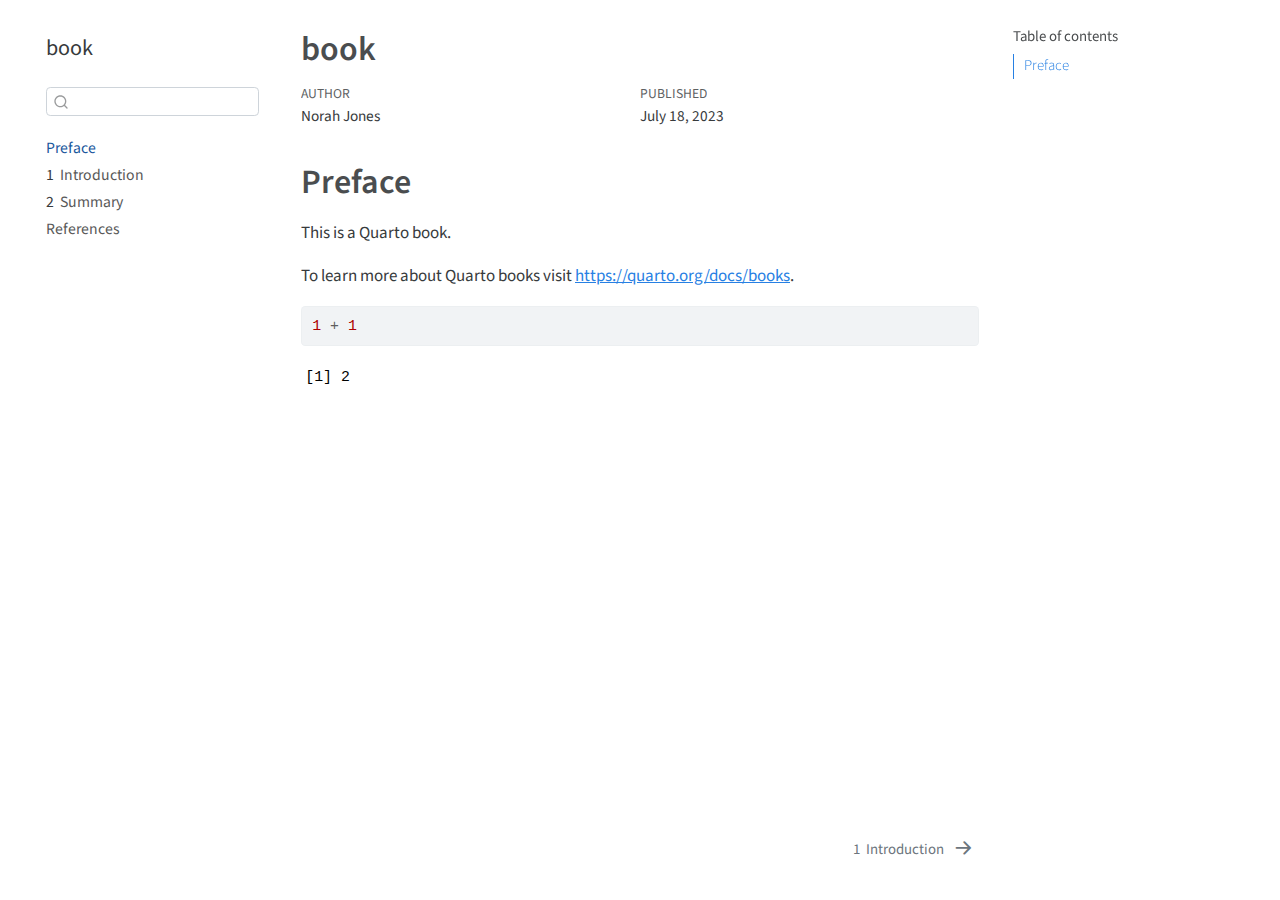
<file: _book/index.html>
<!DOCTYPE html>
<html xmlns="http://www.w3.org/1999/xhtml" lang="en" xml:lang="en"><head>

<meta charset="utf-8">
<meta name="generator" content="quarto-1.3.433">

<meta name="viewport" content="width=device-width, initial-scale=1.0, user-scalable=yes">

<meta name="author" content="Norah Jones">
<meta name="dcterms.date" content="2023-07-18">

<title>book</title>
<style>
code{white-space: pre-wrap;}
span.smallcaps{font-variant: small-caps;}
div.columns{display: flex; gap: min(4vw, 1.5em);}
div.column{flex: auto; overflow-x: auto;}
div.hanging-indent{margin-left: 1.5em; text-indent: -1.5em;}
ul.task-list{list-style: none;}
ul.task-list li input[type="checkbox"] {
  width: 0.8em;
  margin: 0 0.8em 0.2em -1em; /* quarto-specific, see https://github.com/quarto-dev/quarto-cli/issues/4556 */ 
  vertical-align: middle;
}
/* CSS for syntax highlighting */
pre > code.sourceCode { white-space: pre; position: relative; }
pre > code.sourceCode > span { display: inline-block; line-height: 1.25; }
pre > code.sourceCode > span:empty { height: 1.2em; }
.sourceCode { overflow: visible; }
code.sourceCode > span { color: inherit; text-decoration: inherit; }
div.sourceCode { margin: 1em 0; }
pre.sourceCode { margin: 0; }
@media screen {
div.sourceCode { overflow: auto; }
}
@media print {
pre > code.sourceCode { white-space: pre-wrap; }
pre > code.sourceCode > span { text-indent: -5em; padding-left: 5em; }
}
pre.numberSource code
  { counter-reset: source-line 0; }
pre.numberSource code > span
  { position: relative; left: -4em; counter-increment: source-line; }
pre.numberSource code > span > a:first-child::before
  { content: counter(source-line);
    position: relative; left: -1em; text-align: right; vertical-align: baseline;
    border: none; display: inline-block;
    -webkit-touch-callout: none; -webkit-user-select: none;
    -khtml-user-select: none; -moz-user-select: none;
    -ms-user-select: none; user-select: none;
    padding: 0 4px; width: 4em;
  }
pre.numberSource { margin-left: 3em;  padding-left: 4px; }
div.sourceCode
  {   }
@media screen {
pre > code.sourceCode > span > a:first-child::before { text-decoration: underline; }
}
</style>


<script src="site_libs/quarto-nav/quarto-nav.js"></script>
<script src="site_libs/quarto-nav/headroom.min.js"></script>
<script src="site_libs/clipboard/clipboard.min.js"></script>
<script src="site_libs/quarto-search/autocomplete.umd.js"></script>
<script src="site_libs/quarto-search/fuse.min.js"></script>
<script src="site_libs/quarto-search/quarto-search.js"></script>
<meta name="quarto:offset" content="./">
<link href="./intro.html" rel="next">
<script src="site_libs/quarto-html/quarto.js"></script>
<script src="site_libs/quarto-html/popper.min.js"></script>
<script src="site_libs/quarto-html/tippy.umd.min.js"></script>
<script src="site_libs/quarto-html/anchor.min.js"></script>
<link href="site_libs/quarto-html/tippy.css" rel="stylesheet">
<link href="site_libs/quarto-html/quarto-syntax-highlighting.css" rel="stylesheet" id="quarto-text-highlighting-styles">
<script src="site_libs/bootstrap/bootstrap.min.js"></script>
<link href="site_libs/bootstrap/bootstrap-icons.css" rel="stylesheet">
<link href="site_libs/bootstrap/bootstrap.min.css" rel="stylesheet" id="quarto-bootstrap" data-mode="light">
<script id="quarto-search-options" type="application/json">{
  "location": "sidebar",
  "copy-button": false,
  "collapse-after": 3,
  "panel-placement": "start",
  "type": "textbox",
  "limit": 20,
  "language": {
    "search-no-results-text": "No results",
    "search-matching-documents-text": "matching documents",
    "search-copy-link-title": "Copy link to search",
    "search-hide-matches-text": "Hide additional matches",
    "search-more-match-text": "more match in this document",
    "search-more-matches-text": "more matches in this document",
    "search-clear-button-title": "Clear",
    "search-detached-cancel-button-title": "Cancel",
    "search-submit-button-title": "Submit",
    "search-label": "Search"
  }
}</script>


</head>

<body class="nav-sidebar floating">

<div id="quarto-search-results"></div>
  <header id="quarto-header" class="headroom fixed-top">
  <nav class="quarto-secondary-nav">
    <div class="container-fluid d-flex">
      <button type="button" class="quarto-btn-toggle btn" data-bs-toggle="collapse" data-bs-target="#quarto-sidebar,#quarto-sidebar-glass" aria-controls="quarto-sidebar" aria-expanded="false" aria-label="Toggle sidebar navigation" onclick="if (window.quartoToggleHeadroom) { window.quartoToggleHeadroom(); }">
        <i class="bi bi-layout-text-sidebar-reverse"></i>
      </button>
      <nav class="quarto-page-breadcrumbs" aria-label="breadcrumb"><ol class="breadcrumb"><li class="breadcrumb-item"><a href="./index.html">Preface</a></li></ol></nav>
      <a class="flex-grow-1" role="button" data-bs-toggle="collapse" data-bs-target="#quarto-sidebar,#quarto-sidebar-glass" aria-controls="quarto-sidebar" aria-expanded="false" aria-label="Toggle sidebar navigation" onclick="if (window.quartoToggleHeadroom) { window.quartoToggleHeadroom(); }">      
      </a>
      <button type="button" class="btn quarto-search-button" aria-label="" onclick="window.quartoOpenSearch();">
        <i class="bi bi-search"></i>
      </button>
    </div>
  </nav>
</header>
<!-- content -->
<div id="quarto-content" class="quarto-container page-columns page-rows-contents page-layout-article">
<!-- sidebar -->
  <nav id="quarto-sidebar" class="sidebar collapse collapse-horizontal sidebar-navigation floating overflow-auto">
    <div class="pt-lg-2 mt-2 text-left sidebar-header">
    <div class="sidebar-title mb-0 py-0">
      <a href="./">book</a> 
    </div>
      </div>
        <div class="mt-2 flex-shrink-0 align-items-center">
        <div class="sidebar-search">
        <div id="quarto-search" class="" title="Search"></div>
        </div>
        </div>
    <div class="sidebar-menu-container"> 
    <ul class="list-unstyled mt-1">
        <li class="sidebar-item">
  <div class="sidebar-item-container"> 
  <a href="./index.html" class="sidebar-item-text sidebar-link active">
 <span class="menu-text">Preface</span></a>
  </div>
</li>
        <li class="sidebar-item">
  <div class="sidebar-item-container"> 
  <a href="./intro.html" class="sidebar-item-text sidebar-link">
 <span class="menu-text"><span class="chapter-number">1</span>&nbsp; <span class="chapter-title">Introduction</span></span></a>
  </div>
</li>
        <li class="sidebar-item">
  <div class="sidebar-item-container"> 
  <a href="./summary.html" class="sidebar-item-text sidebar-link">
 <span class="menu-text"><span class="chapter-number">2</span>&nbsp; <span class="chapter-title">Summary</span></span></a>
  </div>
</li>
        <li class="sidebar-item">
  <div class="sidebar-item-container"> 
  <a href="./references.html" class="sidebar-item-text sidebar-link">
 <span class="menu-text">References</span></a>
  </div>
</li>
    </ul>
    </div>
</nav>
<div id="quarto-sidebar-glass" data-bs-toggle="collapse" data-bs-target="#quarto-sidebar,#quarto-sidebar-glass"></div>
<!-- margin-sidebar -->
    <div id="quarto-margin-sidebar" class="sidebar margin-sidebar">
        <nav id="TOC" role="doc-toc" class="toc-active">
    <h2 id="toc-title">Table of contents</h2>
   
  <ul>
  <li><a href="#preface" id="toc-preface" class="nav-link active" data-scroll-target="#preface">Preface</a></li>
  </ul>
</nav>
    </div>
<!-- main -->
<main class="content" id="quarto-document-content">

<header id="title-block-header" class="quarto-title-block default">
<div class="quarto-title">
<h1 class="title">book</h1>
</div>



<div class="quarto-title-meta">

    <div>
    <div class="quarto-title-meta-heading">Author</div>
    <div class="quarto-title-meta-contents">
             <p>Norah Jones </p>
          </div>
  </div>
    
    <div>
    <div class="quarto-title-meta-heading">Published</div>
    <div class="quarto-title-meta-contents">
      <p class="date">July 18, 2023</p>
    </div>
  </div>
  
    
  </div>
  

</header>

<section id="preface" class="level1 unnumbered">
<h1 class="unnumbered">Preface</h1>
<p>This is a Quarto book.</p>
<p>To learn more about Quarto books visit <a href="https://quarto.org/docs/books" class="uri">https://quarto.org/docs/books</a>.</p>
<div class="cell">
<div class="sourceCode cell-code" id="cb1"><pre class="sourceCode r code-with-copy"><code class="sourceCode r"><span id="cb1-1"><a href="#cb1-1" aria-hidden="true" tabindex="-1"></a><span class="dv">1</span> <span class="sc">+</span> <span class="dv">1</span></span></code><button title="Copy to Clipboard" class="code-copy-button"><i class="bi"></i></button></pre></div>
<div class="cell-output cell-output-stdout">
<pre><code>[1] 2</code></pre>
</div>
</div>


</section>

</main> <!-- /main -->
<script id="quarto-html-after-body" type="application/javascript">
window.document.addEventListener("DOMContentLoaded", function (event) {
  const toggleBodyColorMode = (bsSheetEl) => {
    const mode = bsSheetEl.getAttribute("data-mode");
    const bodyEl = window.document.querySelector("body");
    if (mode === "dark") {
      bodyEl.classList.add("quarto-dark");
      bodyEl.classList.remove("quarto-light");
    } else {
      bodyEl.classList.add("quarto-light");
      bodyEl.classList.remove("quarto-dark");
    }
  }
  const toggleBodyColorPrimary = () => {
    const bsSheetEl = window.document.querySelector("link#quarto-bootstrap");
    if (bsSheetEl) {
      toggleBodyColorMode(bsSheetEl);
    }
  }
  toggleBodyColorPrimary();  
  const icon = "";
  const anchorJS = new window.AnchorJS();
  anchorJS.options = {
    placement: 'right',
    icon: icon
  };
  anchorJS.add('.anchored');
  const isCodeAnnotation = (el) => {
    for (const clz of el.classList) {
      if (clz.startsWith('code-annotation-')) {                     
        return true;
      }
    }
    return false;
  }
  const clipboard = new window.ClipboardJS('.code-copy-button', {
    text: function(trigger) {
      const codeEl = trigger.previousElementSibling.cloneNode(true);
      for (const childEl of codeEl.children) {
        if (isCodeAnnotation(childEl)) {
          childEl.remove();
        }
      }
      return codeEl.innerText;
    }
  });
  clipboard.on('success', function(e) {
    // button target
    const button = e.trigger;
    // don't keep focus
    button.blur();
    // flash "checked"
    button.classList.add('code-copy-button-checked');
    var currentTitle = button.getAttribute("title");
    button.setAttribute("title", "Copied!");
    let tooltip;
    if (window.bootstrap) {
      button.setAttribute("data-bs-toggle", "tooltip");
      button.setAttribute("data-bs-placement", "left");
      button.setAttribute("data-bs-title", "Copied!");
      tooltip = new bootstrap.Tooltip(button, 
        { trigger: "manual", 
          customClass: "code-copy-button-tooltip",
          offset: [0, -8]});
      tooltip.show();    
    }
    setTimeout(function() {
      if (tooltip) {
        tooltip.hide();
        button.removeAttribute("data-bs-title");
        button.removeAttribute("data-bs-toggle");
        button.removeAttribute("data-bs-placement");
      }
      button.setAttribute("title", currentTitle);
      button.classList.remove('code-copy-button-checked');
    }, 1000);
    // clear code selection
    e.clearSelection();
  });
  function tippyHover(el, contentFn) {
    const config = {
      allowHTML: true,
      content: contentFn,
      maxWidth: 500,
      delay: 100,
      arrow: false,
      appendTo: function(el) {
          return el.parentElement;
      },
      interactive: true,
      interactiveBorder: 10,
      theme: 'quarto',
      placement: 'bottom-start'
    };
    window.tippy(el, config); 
  }
  const noterefs = window.document.querySelectorAll('a[role="doc-noteref"]');
  for (var i=0; i<noterefs.length; i++) {
    const ref = noterefs[i];
    tippyHover(ref, function() {
      // use id or data attribute instead here
      let href = ref.getAttribute('data-footnote-href') || ref.getAttribute('href');
      try { href = new URL(href).hash; } catch {}
      const id = href.replace(/^#\/?/, "");
      const note = window.document.getElementById(id);
      return note.innerHTML;
    });
  }
      let selectedAnnoteEl;
      const selectorForAnnotation = ( cell, annotation) => {
        let cellAttr = 'data-code-cell="' + cell + '"';
        let lineAttr = 'data-code-annotation="' +  annotation + '"';
        const selector = 'span[' + cellAttr + '][' + lineAttr + ']';
        return selector;
      }
      const selectCodeLines = (annoteEl) => {
        const doc = window.document;
        const targetCell = annoteEl.getAttribute("data-target-cell");
        const targetAnnotation = annoteEl.getAttribute("data-target-annotation");
        const annoteSpan = window.document.querySelector(selectorForAnnotation(targetCell, targetAnnotation));
        const lines = annoteSpan.getAttribute("data-code-lines").split(",");
        const lineIds = lines.map((line) => {
          return targetCell + "-" + line;
        })
        let top = null;
        let height = null;
        let parent = null;
        if (lineIds.length > 0) {
            //compute the position of the single el (top and bottom and make a div)
            const el = window.document.getElementById(lineIds[0]);
            top = el.offsetTop;
            height = el.offsetHeight;
            parent = el.parentElement.parentElement;
          if (lineIds.length > 1) {
            const lastEl = window.document.getElementById(lineIds[lineIds.length - 1]);
            const bottom = lastEl.offsetTop + lastEl.offsetHeight;
            height = bottom - top;
          }
          if (top !== null && height !== null && parent !== null) {
            // cook up a div (if necessary) and position it 
            let div = window.document.getElementById("code-annotation-line-highlight");
            if (div === null) {
              div = window.document.createElement("div");
              div.setAttribute("id", "code-annotation-line-highlight");
              div.style.position = 'absolute';
              parent.appendChild(div);
            }
            div.style.top = top - 2 + "px";
            div.style.height = height + 4 + "px";
            let gutterDiv = window.document.getElementById("code-annotation-line-highlight-gutter");
            if (gutterDiv === null) {
              gutterDiv = window.document.createElement("div");
              gutterDiv.setAttribute("id", "code-annotation-line-highlight-gutter");
              gutterDiv.style.position = 'absolute';
              const codeCell = window.document.getElementById(targetCell);
              const gutter = codeCell.querySelector('.code-annotation-gutter');
              gutter.appendChild(gutterDiv);
            }
            gutterDiv.style.top = top - 2 + "px";
            gutterDiv.style.height = height + 4 + "px";
          }
          selectedAnnoteEl = annoteEl;
        }
      };
      const unselectCodeLines = () => {
        const elementsIds = ["code-annotation-line-highlight", "code-annotation-line-highlight-gutter"];
        elementsIds.forEach((elId) => {
          const div = window.document.getElementById(elId);
          if (div) {
            div.remove();
          }
        });
        selectedAnnoteEl = undefined;
      };
      // Attach click handler to the DT
      const annoteDls = window.document.querySelectorAll('dt[data-target-cell]');
      for (const annoteDlNode of annoteDls) {
        annoteDlNode.addEventListener('click', (event) => {
          const clickedEl = event.target;
          if (clickedEl !== selectedAnnoteEl) {
            unselectCodeLines();
            const activeEl = window.document.querySelector('dt[data-target-cell].code-annotation-active');
            if (activeEl) {
              activeEl.classList.remove('code-annotation-active');
            }
            selectCodeLines(clickedEl);
            clickedEl.classList.add('code-annotation-active');
          } else {
            // Unselect the line
            unselectCodeLines();
            clickedEl.classList.remove('code-annotation-active');
          }
        });
      }
  const findCites = (el) => {
    const parentEl = el.parentElement;
    if (parentEl) {
      const cites = parentEl.dataset.cites;
      if (cites) {
        return {
          el,
          cites: cites.split(' ')
        };
      } else {
        return findCites(el.parentElement)
      }
    } else {
      return undefined;
    }
  };
  var bibliorefs = window.document.querySelectorAll('a[role="doc-biblioref"]');
  for (var i=0; i<bibliorefs.length; i++) {
    const ref = bibliorefs[i];
    const citeInfo = findCites(ref);
    if (citeInfo) {
      tippyHover(citeInfo.el, function() {
        var popup = window.document.createElement('div');
        citeInfo.cites.forEach(function(cite) {
          var citeDiv = window.document.createElement('div');
          citeDiv.classList.add('hanging-indent');
          citeDiv.classList.add('csl-entry');
          var biblioDiv = window.document.getElementById('ref-' + cite);
          if (biblioDiv) {
            citeDiv.innerHTML = biblioDiv.innerHTML;
          }
          popup.appendChild(citeDiv);
        });
        return popup.innerHTML;
      });
    }
  }
});
</script>
<nav class="page-navigation">
  <div class="nav-page nav-page-previous">
  </div>
  <div class="nav-page nav-page-next">
      <a href="./intro.html" class="pagination-link">
        <span class="nav-page-text"><span class="chapter-number">1</span>&nbsp; <span class="chapter-title">Introduction</span></span> <i class="bi bi-arrow-right-short"></i>
      </a>
  </div>
</nav>
</div> <!-- /content -->



</body></html>
</file>
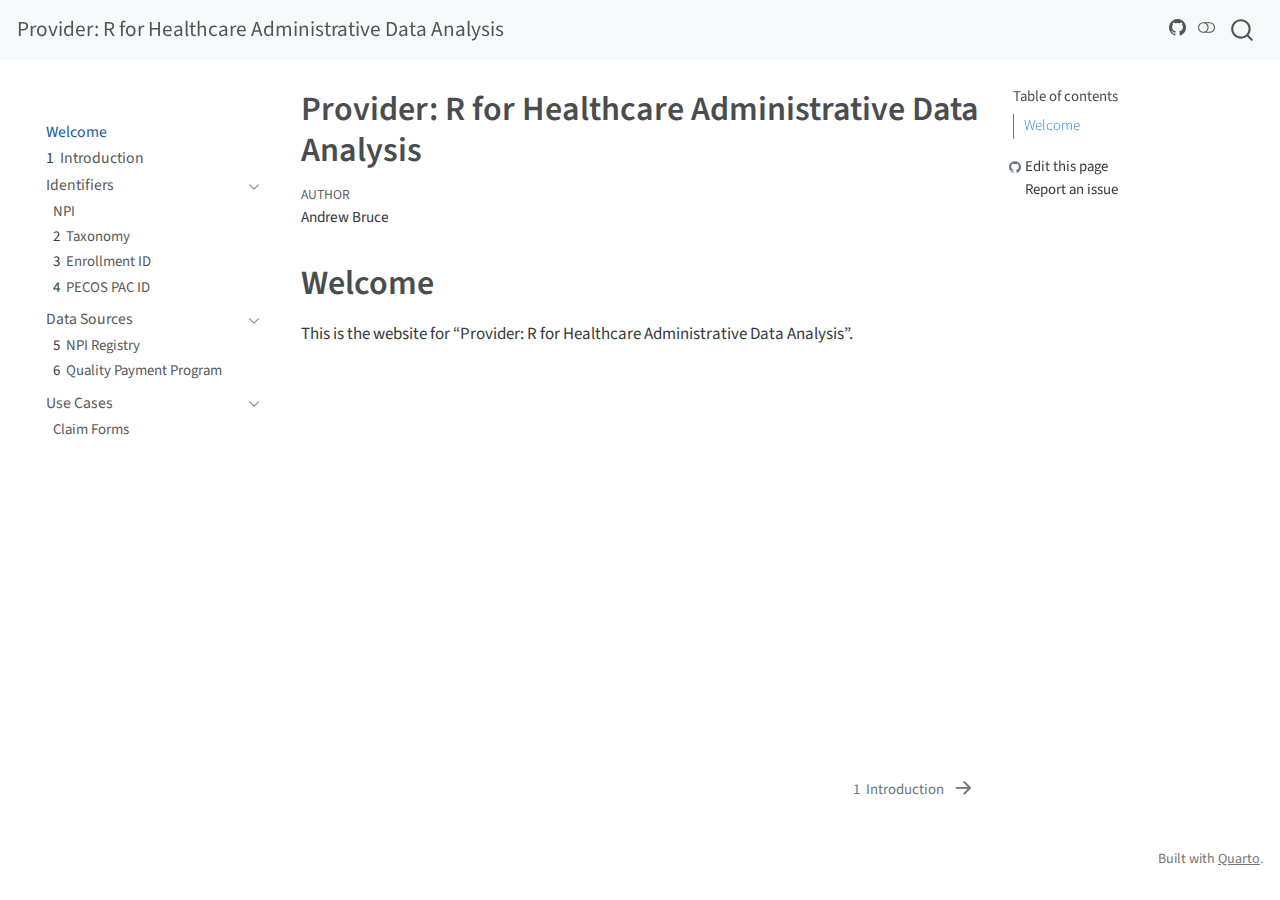
<file: docs/index.html>
<!DOCTYPE html>
<html xmlns="http://www.w3.org/1999/xhtml" lang="en" xml:lang="en"><head>

<meta charset="utf-8">
<meta name="generator" content="quarto-1.3.433">

<meta name="viewport" content="width=device-width, initial-scale=1.0, user-scalable=yes">

<meta name="author" content="Andrew Bruce">

<title>Provider: R for Healthcare Administrative Data Analysis</title>
<style>
code{white-space: pre-wrap;}
span.smallcaps{font-variant: small-caps;}
div.columns{display: flex; gap: min(4vw, 1.5em);}
div.column{flex: auto; overflow-x: auto;}
div.hanging-indent{margin-left: 1.5em; text-indent: -1.5em;}
ul.task-list{list-style: none;}
ul.task-list li input[type="checkbox"] {
  width: 0.8em;
  margin: 0 0.8em 0.2em -1em; /* quarto-specific, see https://github.com/quarto-dev/quarto-cli/issues/4556 */ 
  vertical-align: middle;
}
</style>


<script src="site_libs/quarto-nav/quarto-nav.js"></script>
<script src="site_libs/clipboard/clipboard.min.js"></script>
<script src="site_libs/quarto-search/autocomplete.umd.js"></script>
<script src="site_libs/quarto-search/fuse.min.js"></script>
<script src="site_libs/quarto-search/quarto-search.js"></script>
<meta name="quarto:offset" content="./">
<link href="./intro.html" rel="next">
<script src="site_libs/quarto-html/quarto.js"></script>
<script src="site_libs/quarto-html/popper.min.js"></script>
<script src="site_libs/quarto-html/tippy.umd.min.js"></script>
<script src="site_libs/quarto-html/anchor.min.js"></script>
<link href="site_libs/quarto-html/tippy.css" rel="stylesheet">
<link href="site_libs/quarto-html/quarto-syntax-highlighting.css" rel="stylesheet" class="quarto-color-scheme" id="quarto-text-highlighting-styles">
<link href="site_libs/quarto-html/quarto-syntax-highlighting-dark.css" rel="prefetch" class="quarto-color-scheme quarto-color-alternate" id="quarto-text-highlighting-styles">
<script src="site_libs/bootstrap/bootstrap.min.js"></script>
<link href="site_libs/bootstrap/bootstrap-icons.css" rel="stylesheet">
<link href="site_libs/bootstrap/bootstrap.min.css" rel="stylesheet" class="quarto-color-scheme" id="quarto-bootstrap" data-mode="light">
<link href="site_libs/bootstrap/bootstrap-dark.min.css" rel="prefetch" class="quarto-color-scheme quarto-color-alternate" id="quarto-bootstrap" data-mode="dark">
<script id="quarto-search-options" type="application/json">{
  "location": "navbar",
  "copy-button": false,
  "collapse-after": 3,
  "panel-placement": "end",
  "type": "overlay",
  "limit": 20,
  "language": {
    "search-no-results-text": "No results",
    "search-matching-documents-text": "matching documents",
    "search-copy-link-title": "Copy link to search",
    "search-hide-matches-text": "Hide additional matches",
    "search-more-match-text": "more match in this document",
    "search-more-matches-text": "more matches in this document",
    "search-clear-button-title": "Clear",
    "search-detached-cancel-button-title": "Cancel",
    "search-submit-button-title": "Submit",
    "search-label": "Search"
  }
}</script>


<meta property="og:title" content="Provider: R for Healthcare Administrative Data Analysis">
<meta property="og:description" content="">
<meta property="og:site-name" content="Provider: R for Healthcare Administrative Data Analysis">
<meta name="twitter:title" content="Provider: R for Healthcare Administrative Data Analysis">
<meta name="twitter:description" content="">
<meta name="twitter:creator" content="@aabrucehimni">
<meta name="twitter:card" content="summary">
</head>

<body class="nav-sidebar floating nav-fixed">

<div id="quarto-search-results"></div>
  <header id="quarto-header" class="headroom fixed-top">
    <nav class="navbar navbar-expand-lg navbar-dark ">
      <div class="navbar-container container-fluid">
      <div class="navbar-brand-container">
    <a class="navbar-brand" href="./index.html">
    <span class="navbar-title">Provider: R for Healthcare Administrative Data Analysis</span>
    </a>
  </div>
        <div class="quarto-navbar-tools ms-auto">
    <a href="https://github.com/andrewallenbruce/provider_book" rel="" title="Source Code" class="quarto-navigation-tool px-1" aria-label="Source Code"><i class="bi bi-github"></i></a>
  <a href="" class="quarto-color-scheme-toggle quarto-navigation-tool  px-1" onclick="window.quartoToggleColorScheme(); return false;" title="Toggle dark mode"><i class="bi"></i></a>
</div>
          <div id="quarto-search" class="" title="Search"></div>
      </div> <!-- /container-fluid -->
    </nav>
  <nav class="quarto-secondary-nav">
    <div class="container-fluid d-flex">
      <button type="button" class="quarto-btn-toggle btn" data-bs-toggle="collapse" data-bs-target="#quarto-sidebar,#quarto-sidebar-glass" aria-controls="quarto-sidebar" aria-expanded="false" aria-label="Toggle sidebar navigation" onclick="if (window.quartoToggleHeadroom) { window.quartoToggleHeadroom(); }">
        <i class="bi bi-layout-text-sidebar-reverse"></i>
      </button>
      <nav class="quarto-page-breadcrumbs" aria-label="breadcrumb"><ol class="breadcrumb"><li class="breadcrumb-item"><a href="./index.html">Welcome</a></li></ol></nav>
      <a class="flex-grow-1" role="button" data-bs-toggle="collapse" data-bs-target="#quarto-sidebar,#quarto-sidebar-glass" aria-controls="quarto-sidebar" aria-expanded="false" aria-label="Toggle sidebar navigation" onclick="if (window.quartoToggleHeadroom) { window.quartoToggleHeadroom(); }">      
      </a>
      <button type="button" class="btn quarto-search-button" aria-label="" onclick="window.quartoOpenSearch();">
        <i class="bi bi-search"></i>
      </button>
    </div>
  </nav>
</header>
<!-- content -->
<div id="quarto-content" class="quarto-container page-columns page-rows-contents page-layout-article page-navbar">
<!-- sidebar -->
  <nav id="quarto-sidebar" class="sidebar collapse collapse-horizontal sidebar-navigation floating overflow-auto">
        <div class="mt-2 flex-shrink-0 align-items-center">
        <div class="sidebar-search">
        <div id="quarto-search" class="" title="Search"></div>
        </div>
        </div>
    <div class="sidebar-menu-container"> 
    <ul class="list-unstyled mt-1">
        <li class="sidebar-item">
  <div class="sidebar-item-container"> 
  <a href="./index.html" class="sidebar-item-text sidebar-link active">
 <span class="menu-text">Welcome</span></a>
  </div>
</li>
        <li class="sidebar-item">
  <div class="sidebar-item-container"> 
  <a href="./intro.html" class="sidebar-item-text sidebar-link">
 <span class="menu-text"><span class="chapter-number">1</span>&nbsp; <span class="chapter-title">Introduction</span></span></a>
  </div>
</li>
        <li class="sidebar-item sidebar-item-section">
      <div class="sidebar-item-container"> 
            <a class="sidebar-item-text sidebar-link text-start" data-bs-toggle="collapse" data-bs-target="#quarto-sidebar-section-1" aria-expanded="true">
 <span class="menu-text">Identifiers</span></a>
          <a class="sidebar-item-toggle text-start" data-bs-toggle="collapse" data-bs-target="#quarto-sidebar-section-1" aria-expanded="true" aria-label="Toggle section">
            <i class="bi bi-chevron-right ms-2"></i>
          </a> 
      </div>
      <ul id="quarto-sidebar-section-1" class="collapse list-unstyled sidebar-section depth1 show">  
          <li class="sidebar-item">
  <div class="sidebar-item-container"> 
  <a href="./npi.html" class="sidebar-item-text sidebar-link">
 <span class="menu-text">NPI</span></a>
  </div>
</li>
          <li class="sidebar-item">
  <div class="sidebar-item-container"> 
  <a href="./taxonomy.html" class="sidebar-item-text sidebar-link">
 <span class="menu-text"><span class="chapter-number">2</span>&nbsp; <span class="chapter-title">Taxonomy</span></span></a>
  </div>
</li>
          <li class="sidebar-item">
  <div class="sidebar-item-container"> 
  <a href="./enroll_id.html" class="sidebar-item-text sidebar-link">
 <span class="menu-text"><span class="chapter-number">3</span>&nbsp; <span class="chapter-title">Enrollment ID</span></span></a>
  </div>
</li>
          <li class="sidebar-item">
  <div class="sidebar-item-container"> 
  <a href="./pecos.html" class="sidebar-item-text sidebar-link">
 <span class="menu-text"><span class="chapter-number">4</span>&nbsp; <span class="chapter-title">PECOS PAC ID</span></span></a>
  </div>
</li>
      </ul>
  </li>
        <li class="sidebar-item sidebar-item-section">
      <div class="sidebar-item-container"> 
            <a class="sidebar-item-text sidebar-link text-start" data-bs-toggle="collapse" data-bs-target="#quarto-sidebar-section-2" aria-expanded="true">
 <span class="menu-text">Data Sources</span></a>
          <a class="sidebar-item-toggle text-start" data-bs-toggle="collapse" data-bs-target="#quarto-sidebar-section-2" aria-expanded="true" aria-label="Toggle section">
            <i class="bi bi-chevron-right ms-2"></i>
          </a> 
      </div>
      <ul id="quarto-sidebar-section-2" class="collapse list-unstyled sidebar-section depth1 show">  
          <li class="sidebar-item">
  <div class="sidebar-item-container"> 
  <a href="./nppes.html" class="sidebar-item-text sidebar-link">
 <span class="menu-text"><span class="chapter-number">5</span>&nbsp; <span class="chapter-title">NPI Registry</span></span></a>
  </div>
</li>
          <li class="sidebar-item">
  <div class="sidebar-item-container"> 
  <a href="./qpp.html" class="sidebar-item-text sidebar-link">
 <span class="menu-text"><span class="chapter-number">6</span>&nbsp; <span class="chapter-title">Quality Payment Program</span></span></a>
  </div>
</li>
      </ul>
  </li>
        <li class="sidebar-item sidebar-item-section">
      <div class="sidebar-item-container"> 
            <a class="sidebar-item-text sidebar-link text-start" data-bs-toggle="collapse" data-bs-target="#quarto-sidebar-section-3" aria-expanded="true">
 <span class="menu-text">Use Cases</span></a>
          <a class="sidebar-item-toggle text-start" data-bs-toggle="collapse" data-bs-target="#quarto-sidebar-section-3" aria-expanded="true" aria-label="Toggle section">
            <i class="bi bi-chevron-right ms-2"></i>
          </a> 
      </div>
      <ul id="quarto-sidebar-section-3" class="collapse list-unstyled sidebar-section depth1 show">  
          <li class="sidebar-item">
  <div class="sidebar-item-container"> 
  <a href="./claims_forms.html" class="sidebar-item-text sidebar-link">
 <span class="menu-text">Claim Forms</span></a>
  </div>
</li>
      </ul>
  </li>
    </ul>
    </div>
</nav>
<div id="quarto-sidebar-glass" data-bs-toggle="collapse" data-bs-target="#quarto-sidebar,#quarto-sidebar-glass"></div>
<!-- margin-sidebar -->
    <div id="quarto-margin-sidebar" class="sidebar margin-sidebar">
        <nav id="TOC" role="doc-toc" class="toc-active">
    <h2 id="toc-title">Table of contents</h2>
   
  <ul>
  <li><a href="#welcome" id="toc-welcome" class="nav-link active" data-scroll-target="#welcome">Welcome</a></li>
  </ul>
<div class="toc-actions"><div><i class="bi bi-github"></i></div><div class="action-links"><p><a href="https://github.com/andrewallenbruce/provider_book/edit/main/index.qmd" class="toc-action">Edit this page</a></p><p><a href="https://github.com/andrewallenbruce/provider_book/issues/new" class="toc-action">Report an issue</a></p></div></div></nav>
    </div>
<!-- main -->
<main class="content" id="quarto-document-content">

<header id="title-block-header" class="quarto-title-block default">
<div class="quarto-title">
<h1 class="title">Provider: R for Healthcare Administrative Data Analysis</h1>
</div>



<div class="quarto-title-meta">

    <div>
    <div class="quarto-title-meta-heading">Author</div>
    <div class="quarto-title-meta-contents">
             <p>Andrew Bruce </p>
          </div>
  </div>
    
  
    
  </div>
  

</header>

<section id="welcome" class="level1 unnumbered">
<h1 class="unnumbered">Welcome</h1>
<p>This is the website for “Provider: R for Healthcare Administrative Data Analysis”.</p>


</section>

</main> <!-- /main -->
<script id="quarto-html-after-body" type="application/javascript">
window.document.addEventListener("DOMContentLoaded", function (event) {
  const toggleBodyColorMode = (bsSheetEl) => {
    const mode = bsSheetEl.getAttribute("data-mode");
    const bodyEl = window.document.querySelector("body");
    if (mode === "dark") {
      bodyEl.classList.add("quarto-dark");
      bodyEl.classList.remove("quarto-light");
    } else {
      bodyEl.classList.add("quarto-light");
      bodyEl.classList.remove("quarto-dark");
    }
  }
  const toggleBodyColorPrimary = () => {
    const bsSheetEl = window.document.querySelector("link#quarto-bootstrap");
    if (bsSheetEl) {
      toggleBodyColorMode(bsSheetEl);
    }
  }
  toggleBodyColorPrimary();  
  const disableStylesheet = (stylesheets) => {
    for (let i=0; i < stylesheets.length; i++) {
      const stylesheet = stylesheets[i];
      stylesheet.rel = 'prefetch';
    }
  }
  const enableStylesheet = (stylesheets) => {
    for (let i=0; i < stylesheets.length; i++) {
      const stylesheet = stylesheets[i];
      stylesheet.rel = 'stylesheet';
    }
  }
  const manageTransitions = (selector, allowTransitions) => {
    const els = window.document.querySelectorAll(selector);
    for (let i=0; i < els.length; i++) {
      const el = els[i];
      if (allowTransitions) {
        el.classList.remove('notransition');
      } else {
        el.classList.add('notransition');
      }
    }
  }
  const toggleColorMode = (alternate) => {
    // Switch the stylesheets
    const alternateStylesheets = window.document.querySelectorAll('link.quarto-color-scheme.quarto-color-alternate');
    manageTransitions('#quarto-margin-sidebar .nav-link', false);
    if (alternate) {
      enableStylesheet(alternateStylesheets);
      for (const sheetNode of alternateStylesheets) {
        if (sheetNode.id === "quarto-bootstrap") {
          toggleBodyColorMode(sheetNode);
        }
      }
    } else {
      disableStylesheet(alternateStylesheets);
      toggleBodyColorPrimary();
    }
    manageTransitions('#quarto-margin-sidebar .nav-link', true);
    // Switch the toggles
    const toggles = window.document.querySelectorAll('.quarto-color-scheme-toggle');
    for (let i=0; i < toggles.length; i++) {
      const toggle = toggles[i];
      if (toggle) {
        if (alternate) {
          toggle.classList.add("alternate");     
        } else {
          toggle.classList.remove("alternate");
        }
      }
    }
    // Hack to workaround the fact that safari doesn't
    // properly recolor the scrollbar when toggling (#1455)
    if (navigator.userAgent.indexOf('Safari') > 0 && navigator.userAgent.indexOf('Chrome') == -1) {
      manageTransitions("body", false);
      window.scrollTo(0, 1);
      setTimeout(() => {
        window.scrollTo(0, 0);
        manageTransitions("body", true);
      }, 40);  
    }
  }
  const isFileUrl = () => { 
    return window.location.protocol === 'file:';
  }
  const hasAlternateSentinel = () => {  
    let styleSentinel = getColorSchemeSentinel();
    if (styleSentinel !== null) {
      return styleSentinel === "alternate";
    } else {
      return false;
    }
  }
  const setStyleSentinel = (alternate) => {
    const value = alternate ? "alternate" : "default";
    if (!isFileUrl()) {
      window.localStorage.setItem("quarto-color-scheme", value);
    } else {
      localAlternateSentinel = value;
    }
  }
  const getColorSchemeSentinel = () => {
    if (!isFileUrl()) {
      const storageValue = window.localStorage.getItem("quarto-color-scheme");
      return storageValue != null ? storageValue : localAlternateSentinel;
    } else {
      return localAlternateSentinel;
    }
  }
  let localAlternateSentinel = 'default';
  // Dark / light mode switch
  window.quartoToggleColorScheme = () => {
    // Read the current dark / light value 
    let toAlternate = !hasAlternateSentinel();
    toggleColorMode(toAlternate);
    setStyleSentinel(toAlternate);
  };
  // Ensure there is a toggle, if there isn't float one in the top right
  if (window.document.querySelector('.quarto-color-scheme-toggle') === null) {
    const a = window.document.createElement('a');
    a.classList.add('top-right');
    a.classList.add('quarto-color-scheme-toggle');
    a.href = "";
    a.onclick = function() { try { window.quartoToggleColorScheme(); } catch {} return false; };
    const i = window.document.createElement("i");
    i.classList.add('bi');
    a.appendChild(i);
    window.document.body.appendChild(a);
  }
  // Switch to dark mode if need be
  if (hasAlternateSentinel()) {
    toggleColorMode(true);
  } else {
    toggleColorMode(false);
  }
  const icon = "";
  const anchorJS = new window.AnchorJS();
  anchorJS.options = {
    placement: 'right',
    icon: icon
  };
  anchorJS.add('.anchored');
  const isCodeAnnotation = (el) => {
    for (const clz of el.classList) {
      if (clz.startsWith('code-annotation-')) {                     
        return true;
      }
    }
    return false;
  }
  const clipboard = new window.ClipboardJS('.code-copy-button', {
    text: function(trigger) {
      const codeEl = trigger.previousElementSibling.cloneNode(true);
      for (const childEl of codeEl.children) {
        if (isCodeAnnotation(childEl)) {
          childEl.remove();
        }
      }
      return codeEl.innerText;
    }
  });
  clipboard.on('success', function(e) {
    // button target
    const button = e.trigger;
    // don't keep focus
    button.blur();
    // flash "checked"
    button.classList.add('code-copy-button-checked');
    var currentTitle = button.getAttribute("title");
    button.setAttribute("title", "Copied!");
    let tooltip;
    if (window.bootstrap) {
      button.setAttribute("data-bs-toggle", "tooltip");
      button.setAttribute("data-bs-placement", "left");
      button.setAttribute("data-bs-title", "Copied!");
      tooltip = new bootstrap.Tooltip(button, 
        { trigger: "manual", 
          customClass: "code-copy-button-tooltip",
          offset: [0, -8]});
      tooltip.show();    
    }
    setTimeout(function() {
      if (tooltip) {
        tooltip.hide();
        button.removeAttribute("data-bs-title");
        button.removeAttribute("data-bs-toggle");
        button.removeAttribute("data-bs-placement");
      }
      button.setAttribute("title", currentTitle);
      button.classList.remove('code-copy-button-checked');
    }, 1000);
    // clear code selection
    e.clearSelection();
  });
  function tippyHover(el, contentFn) {
    const config = {
      allowHTML: true,
      content: contentFn,
      maxWidth: 500,
      delay: 100,
      arrow: false,
      appendTo: function(el) {
          return el.parentElement;
      },
      interactive: true,
      interactiveBorder: 10,
      theme: 'quarto',
      placement: 'bottom-start'
    };
    window.tippy(el, config); 
  }
  const noterefs = window.document.querySelectorAll('a[role="doc-noteref"]');
  for (var i=0; i<noterefs.length; i++) {
    const ref = noterefs[i];
    tippyHover(ref, function() {
      // use id or data attribute instead here
      let href = ref.getAttribute('data-footnote-href') || ref.getAttribute('href');
      try { href = new URL(href).hash; } catch {}
      const id = href.replace(/^#\/?/, "");
      const note = window.document.getElementById(id);
      return note.innerHTML;
    });
  }
      let selectedAnnoteEl;
      const selectorForAnnotation = ( cell, annotation) => {
        let cellAttr = 'data-code-cell="' + cell + '"';
        let lineAttr = 'data-code-annotation="' +  annotation + '"';
        const selector = 'span[' + cellAttr + '][' + lineAttr + ']';
        return selector;
      }
      const selectCodeLines = (annoteEl) => {
        const doc = window.document;
        const targetCell = annoteEl.getAttribute("data-target-cell");
        const targetAnnotation = annoteEl.getAttribute("data-target-annotation");
        const annoteSpan = window.document.querySelector(selectorForAnnotation(targetCell, targetAnnotation));
        const lines = annoteSpan.getAttribute("data-code-lines").split(",");
        const lineIds = lines.map((line) => {
          return targetCell + "-" + line;
        })
        let top = null;
        let height = null;
        let parent = null;
        if (lineIds.length > 0) {
            //compute the position of the single el (top and bottom and make a div)
            const el = window.document.getElementById(lineIds[0]);
            top = el.offsetTop;
            height = el.offsetHeight;
            parent = el.parentElement.parentElement;
          if (lineIds.length > 1) {
            const lastEl = window.document.getElementById(lineIds[lineIds.length - 1]);
            const bottom = lastEl.offsetTop + lastEl.offsetHeight;
            height = bottom - top;
          }
          if (top !== null && height !== null && parent !== null) {
            // cook up a div (if necessary) and position it 
            let div = window.document.getElementById("code-annotation-line-highlight");
            if (div === null) {
              div = window.document.createElement("div");
              div.setAttribute("id", "code-annotation-line-highlight");
              div.style.position = 'absolute';
              parent.appendChild(div);
            }
            div.style.top = top - 2 + "px";
            div.style.height = height + 4 + "px";
            let gutterDiv = window.document.getElementById("code-annotation-line-highlight-gutter");
            if (gutterDiv === null) {
              gutterDiv = window.document.createElement("div");
              gutterDiv.setAttribute("id", "code-annotation-line-highlight-gutter");
              gutterDiv.style.position = 'absolute';
              const codeCell = window.document.getElementById(targetCell);
              const gutter = codeCell.querySelector('.code-annotation-gutter');
              gutter.appendChild(gutterDiv);
            }
            gutterDiv.style.top = top - 2 + "px";
            gutterDiv.style.height = height + 4 + "px";
          }
          selectedAnnoteEl = annoteEl;
        }
      };
      const unselectCodeLines = () => {
        const elementsIds = ["code-annotation-line-highlight", "code-annotation-line-highlight-gutter"];
        elementsIds.forEach((elId) => {
          const div = window.document.getElementById(elId);
          if (div) {
            div.remove();
          }
        });
        selectedAnnoteEl = undefined;
      };
      // Attach click handler to the DT
      const annoteDls = window.document.querySelectorAll('dt[data-target-cell]');
      for (const annoteDlNode of annoteDls) {
        annoteDlNode.addEventListener('click', (event) => {
          const clickedEl = event.target;
          if (clickedEl !== selectedAnnoteEl) {
            unselectCodeLines();
            const activeEl = window.document.querySelector('dt[data-target-cell].code-annotation-active');
            if (activeEl) {
              activeEl.classList.remove('code-annotation-active');
            }
            selectCodeLines(clickedEl);
            clickedEl.classList.add('code-annotation-active');
          } else {
            // Unselect the line
            unselectCodeLines();
            clickedEl.classList.remove('code-annotation-active');
          }
        });
      }
  const findCites = (el) => {
    const parentEl = el.parentElement;
    if (parentEl) {
      const cites = parentEl.dataset.cites;
      if (cites) {
        return {
          el,
          cites: cites.split(' ')
        };
      } else {
        return findCites(el.parentElement)
      }
    } else {
      return undefined;
    }
  };
  var bibliorefs = window.document.querySelectorAll('a[role="doc-biblioref"]');
  for (var i=0; i<bibliorefs.length; i++) {
    const ref = bibliorefs[i];
    const citeInfo = findCites(ref);
    if (citeInfo) {
      tippyHover(citeInfo.el, function() {
        var popup = window.document.createElement('div');
        citeInfo.cites.forEach(function(cite) {
          var citeDiv = window.document.createElement('div');
          citeDiv.classList.add('hanging-indent');
          citeDiv.classList.add('csl-entry');
          var biblioDiv = window.document.getElementById('ref-' + cite);
          if (biblioDiv) {
            citeDiv.innerHTML = biblioDiv.innerHTML;
          }
          popup.appendChild(citeDiv);
        });
        return popup.innerHTML;
      });
    }
  }
});
</script>
<nav class="page-navigation">
  <div class="nav-page nav-page-previous">
  </div>
  <div class="nav-page nav-page-next">
      <a href="./intro.html" class="pagination-link">
        <span class="nav-page-text"><span class="chapter-number">1</span>&nbsp; <span class="chapter-title">Introduction</span></span> <i class="bi bi-arrow-right-short"></i>
      </a>
  </div>
</nav>
</div> <!-- /content -->
<footer class="footer">
  <div class="nav-footer">
    <div class="nav-footer-left">
      &nbsp;
    </div>   
    <div class="nav-footer-center">
      &nbsp;
    </div>
    <div class="nav-footer-right">Built with <a href="https://quarto.org/">Quarto</a>.</div>
  </div>
</footer>



</body></html>
</file>
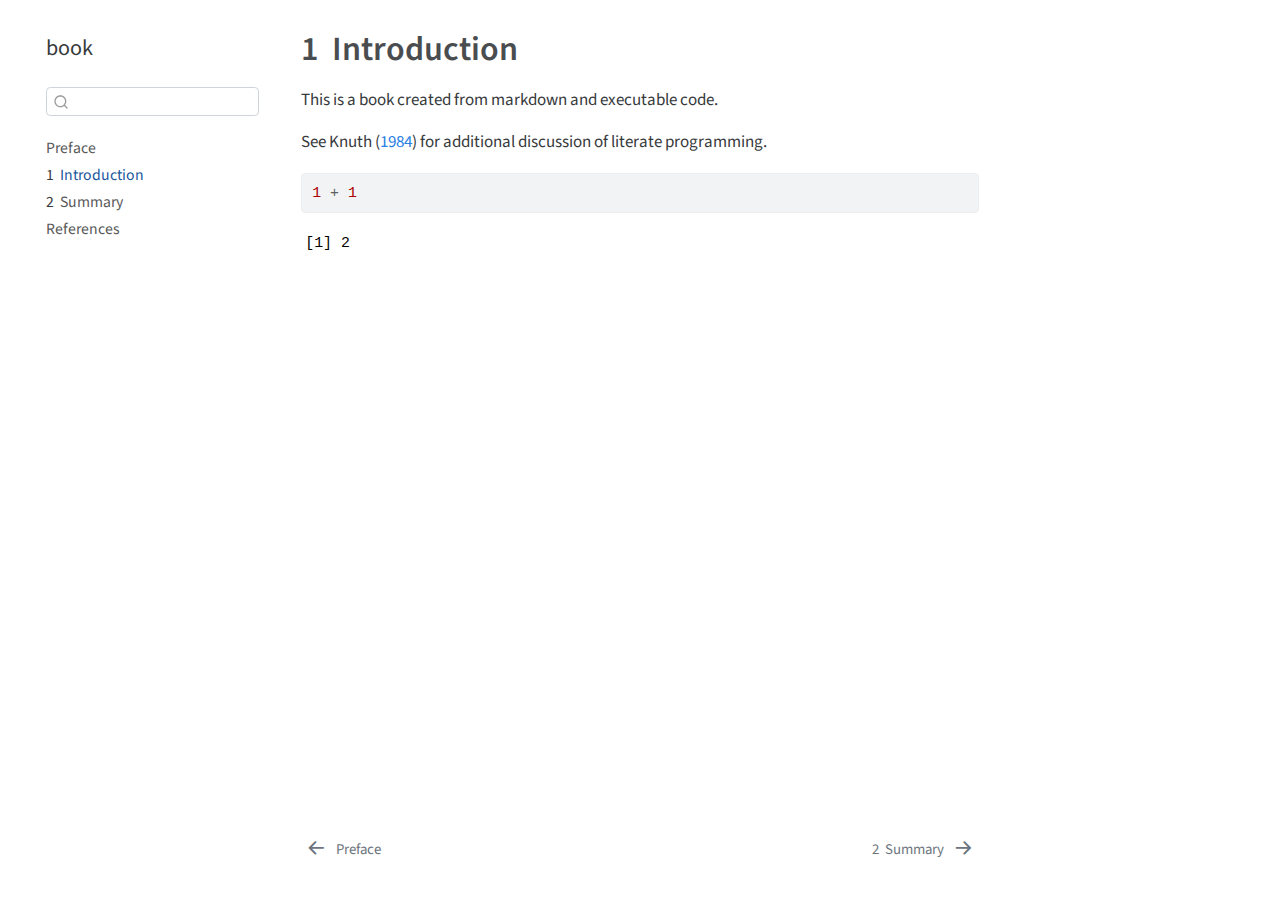
<file: _book/intro.html>
<!DOCTYPE html>
<html xmlns="http://www.w3.org/1999/xhtml" lang="en" xml:lang="en"><head>

<meta charset="utf-8">
<meta name="generator" content="quarto-1.3.433">

<meta name="viewport" content="width=device-width, initial-scale=1.0, user-scalable=yes">


<title>book - 1&nbsp; Introduction</title>
<style>
code{white-space: pre-wrap;}
span.smallcaps{font-variant: small-caps;}
div.columns{display: flex; gap: min(4vw, 1.5em);}
div.column{flex: auto; overflow-x: auto;}
div.hanging-indent{margin-left: 1.5em; text-indent: -1.5em;}
ul.task-list{list-style: none;}
ul.task-list li input[type="checkbox"] {
  width: 0.8em;
  margin: 0 0.8em 0.2em -1em; /* quarto-specific, see https://github.com/quarto-dev/quarto-cli/issues/4556 */ 
  vertical-align: middle;
}
/* CSS for syntax highlighting */
pre > code.sourceCode { white-space: pre; position: relative; }
pre > code.sourceCode > span { display: inline-block; line-height: 1.25; }
pre > code.sourceCode > span:empty { height: 1.2em; }
.sourceCode { overflow: visible; }
code.sourceCode > span { color: inherit; text-decoration: inherit; }
div.sourceCode { margin: 1em 0; }
pre.sourceCode { margin: 0; }
@media screen {
div.sourceCode { overflow: auto; }
}
@media print {
pre > code.sourceCode { white-space: pre-wrap; }
pre > code.sourceCode > span { text-indent: -5em; padding-left: 5em; }
}
pre.numberSource code
  { counter-reset: source-line 0; }
pre.numberSource code > span
  { position: relative; left: -4em; counter-increment: source-line; }
pre.numberSource code > span > a:first-child::before
  { content: counter(source-line);
    position: relative; left: -1em; text-align: right; vertical-align: baseline;
    border: none; display: inline-block;
    -webkit-touch-callout: none; -webkit-user-select: none;
    -khtml-user-select: none; -moz-user-select: none;
    -ms-user-select: none; user-select: none;
    padding: 0 4px; width: 4em;
  }
pre.numberSource { margin-left: 3em;  padding-left: 4px; }
div.sourceCode
  {   }
@media screen {
pre > code.sourceCode > span > a:first-child::before { text-decoration: underline; }
}
/* CSS for citations */
div.csl-bib-body { }
div.csl-entry {
  clear: both;
}
.hanging-indent div.csl-entry {
  margin-left:2em;
  text-indent:-2em;
}
div.csl-left-margin {
  min-width:2em;
  float:left;
}
div.csl-right-inline {
  margin-left:2em;
  padding-left:1em;
}
div.csl-indent {
  margin-left: 2em;
}</style>


<script src="site_libs/quarto-nav/quarto-nav.js"></script>
<script src="site_libs/quarto-nav/headroom.min.js"></script>
<script src="site_libs/clipboard/clipboard.min.js"></script>
<script src="site_libs/quarto-search/autocomplete.umd.js"></script>
<script src="site_libs/quarto-search/fuse.min.js"></script>
<script src="site_libs/quarto-search/quarto-search.js"></script>
<meta name="quarto:offset" content="./">
<link href="./summary.html" rel="next">
<link href="./index.html" rel="prev">
<script src="site_libs/quarto-html/quarto.js"></script>
<script src="site_libs/quarto-html/popper.min.js"></script>
<script src="site_libs/quarto-html/tippy.umd.min.js"></script>
<script src="site_libs/quarto-html/anchor.min.js"></script>
<link href="site_libs/quarto-html/tippy.css" rel="stylesheet">
<link href="site_libs/quarto-html/quarto-syntax-highlighting.css" rel="stylesheet" id="quarto-text-highlighting-styles">
<script src="site_libs/bootstrap/bootstrap.min.js"></script>
<link href="site_libs/bootstrap/bootstrap-icons.css" rel="stylesheet">
<link href="site_libs/bootstrap/bootstrap.min.css" rel="stylesheet" id="quarto-bootstrap" data-mode="light">
<script id="quarto-search-options" type="application/json">{
  "location": "sidebar",
  "copy-button": false,
  "collapse-after": 3,
  "panel-placement": "start",
  "type": "textbox",
  "limit": 20,
  "language": {
    "search-no-results-text": "No results",
    "search-matching-documents-text": "matching documents",
    "search-copy-link-title": "Copy link to search",
    "search-hide-matches-text": "Hide additional matches",
    "search-more-match-text": "more match in this document",
    "search-more-matches-text": "more matches in this document",
    "search-clear-button-title": "Clear",
    "search-detached-cancel-button-title": "Cancel",
    "search-submit-button-title": "Submit",
    "search-label": "Search"
  }
}</script>


</head>

<body class="nav-sidebar floating">

<div id="quarto-search-results"></div>
  <header id="quarto-header" class="headroom fixed-top">
  <nav class="quarto-secondary-nav">
    <div class="container-fluid d-flex">
      <button type="button" class="quarto-btn-toggle btn" data-bs-toggle="collapse" data-bs-target="#quarto-sidebar,#quarto-sidebar-glass" aria-controls="quarto-sidebar" aria-expanded="false" aria-label="Toggle sidebar navigation" onclick="if (window.quartoToggleHeadroom) { window.quartoToggleHeadroom(); }">
        <i class="bi bi-layout-text-sidebar-reverse"></i>
      </button>
      <nav class="quarto-page-breadcrumbs" aria-label="breadcrumb"><ol class="breadcrumb"><li class="breadcrumb-item"><a href="./intro.html"><span class="chapter-number">1</span>&nbsp; <span class="chapter-title">Introduction</span></a></li></ol></nav>
      <a class="flex-grow-1" role="button" data-bs-toggle="collapse" data-bs-target="#quarto-sidebar,#quarto-sidebar-glass" aria-controls="quarto-sidebar" aria-expanded="false" aria-label="Toggle sidebar navigation" onclick="if (window.quartoToggleHeadroom) { window.quartoToggleHeadroom(); }">      
      </a>
      <button type="button" class="btn quarto-search-button" aria-label="" onclick="window.quartoOpenSearch();">
        <i class="bi bi-search"></i>
      </button>
    </div>
  </nav>
</header>
<!-- content -->
<div id="quarto-content" class="quarto-container page-columns page-rows-contents page-layout-article">
<!-- sidebar -->
  <nav id="quarto-sidebar" class="sidebar collapse collapse-horizontal sidebar-navigation floating overflow-auto">
    <div class="pt-lg-2 mt-2 text-left sidebar-header">
    <div class="sidebar-title mb-0 py-0">
      <a href="./">book</a> 
    </div>
      </div>
        <div class="mt-2 flex-shrink-0 align-items-center">
        <div class="sidebar-search">
        <div id="quarto-search" class="" title="Search"></div>
        </div>
        </div>
    <div class="sidebar-menu-container"> 
    <ul class="list-unstyled mt-1">
        <li class="sidebar-item">
  <div class="sidebar-item-container"> 
  <a href="./index.html" class="sidebar-item-text sidebar-link">
 <span class="menu-text">Preface</span></a>
  </div>
</li>
        <li class="sidebar-item">
  <div class="sidebar-item-container"> 
  <a href="./intro.html" class="sidebar-item-text sidebar-link active">
 <span class="menu-text"><span class="chapter-number">1</span>&nbsp; <span class="chapter-title">Introduction</span></span></a>
  </div>
</li>
        <li class="sidebar-item">
  <div class="sidebar-item-container"> 
  <a href="./summary.html" class="sidebar-item-text sidebar-link">
 <span class="menu-text"><span class="chapter-number">2</span>&nbsp; <span class="chapter-title">Summary</span></span></a>
  </div>
</li>
        <li class="sidebar-item">
  <div class="sidebar-item-container"> 
  <a href="./references.html" class="sidebar-item-text sidebar-link">
 <span class="menu-text">References</span></a>
  </div>
</li>
    </ul>
    </div>
</nav>
<div id="quarto-sidebar-glass" data-bs-toggle="collapse" data-bs-target="#quarto-sidebar,#quarto-sidebar-glass"></div>
<!-- margin-sidebar -->
    <div id="quarto-margin-sidebar" class="sidebar margin-sidebar">
        
    </div>
<!-- main -->
<main class="content" id="quarto-document-content">

<header id="title-block-header" class="quarto-title-block default">
<div class="quarto-title">
<h1 class="title"><span class="chapter-number">1</span>&nbsp; <span class="chapter-title">Introduction</span></h1>
</div>



<div class="quarto-title-meta">

    
  
    
  </div>
  

</header>

<p>This is a book created from markdown and executable code.</p>
<p>See <span class="citation" data-cites="knuth84">Knuth (<a href="references.html#ref-knuth84" role="doc-biblioref">1984</a>)</span> for additional discussion of literate programming.</p>
<div class="cell">
<div class="sourceCode cell-code" id="cb1"><pre class="sourceCode r code-with-copy"><code class="sourceCode r"><span id="cb1-1"><a href="#cb1-1" aria-hidden="true" tabindex="-1"></a><span class="dv">1</span> <span class="sc">+</span> <span class="dv">1</span></span></code><button title="Copy to Clipboard" class="code-copy-button"><i class="bi"></i></button></pre></div>
<div class="cell-output cell-output-stdout">
<pre><code>[1] 2</code></pre>
</div>
</div>


<div id="refs" class="references csl-bib-body hanging-indent" role="list" style="display: none">
<div id="ref-knuth84" class="csl-entry" role="listitem">
Knuth, Donald E. 1984. <span>“Literate Programming.”</span> <em>Comput. J.</em> 27 (2): 97–111. <a href="https://doi.org/10.1093/comjnl/27.2.97">https://doi.org/10.1093/comjnl/27.2.97</a>.
</div>
</div>

</main> <!-- /main -->
<script id="quarto-html-after-body" type="application/javascript">
window.document.addEventListener("DOMContentLoaded", function (event) {
  const toggleBodyColorMode = (bsSheetEl) => {
    const mode = bsSheetEl.getAttribute("data-mode");
    const bodyEl = window.document.querySelector("body");
    if (mode === "dark") {
      bodyEl.classList.add("quarto-dark");
      bodyEl.classList.remove("quarto-light");
    } else {
      bodyEl.classList.add("quarto-light");
      bodyEl.classList.remove("quarto-dark");
    }
  }
  const toggleBodyColorPrimary = () => {
    const bsSheetEl = window.document.querySelector("link#quarto-bootstrap");
    if (bsSheetEl) {
      toggleBodyColorMode(bsSheetEl);
    }
  }
  toggleBodyColorPrimary();  
  const icon = "";
  const anchorJS = new window.AnchorJS();
  anchorJS.options = {
    placement: 'right',
    icon: icon
  };
  anchorJS.add('.anchored');
  const isCodeAnnotation = (el) => {
    for (const clz of el.classList) {
      if (clz.startsWith('code-annotation-')) {                     
        return true;
      }
    }
    return false;
  }
  const clipboard = new window.ClipboardJS('.code-copy-button', {
    text: function(trigger) {
      const codeEl = trigger.previousElementSibling.cloneNode(true);
      for (const childEl of codeEl.children) {
        if (isCodeAnnotation(childEl)) {
          childEl.remove();
        }
      }
      return codeEl.innerText;
    }
  });
  clipboard.on('success', function(e) {
    // button target
    const button = e.trigger;
    // don't keep focus
    button.blur();
    // flash "checked"
    button.classList.add('code-copy-button-checked');
    var currentTitle = button.getAttribute("title");
    button.setAttribute("title", "Copied!");
    let tooltip;
    if (window.bootstrap) {
      button.setAttribute("data-bs-toggle", "tooltip");
      button.setAttribute("data-bs-placement", "left");
      button.setAttribute("data-bs-title", "Copied!");
      tooltip = new bootstrap.Tooltip(button, 
        { trigger: "manual", 
          customClass: "code-copy-button-tooltip",
          offset: [0, -8]});
      tooltip.show();    
    }
    setTimeout(function() {
      if (tooltip) {
        tooltip.hide();
        button.removeAttribute("data-bs-title");
        button.removeAttribute("data-bs-toggle");
        button.removeAttribute("data-bs-placement");
      }
      button.setAttribute("title", currentTitle);
      button.classList.remove('code-copy-button-checked');
    }, 1000);
    // clear code selection
    e.clearSelection();
  });
  function tippyHover(el, contentFn) {
    const config = {
      allowHTML: true,
      content: contentFn,
      maxWidth: 500,
      delay: 100,
      arrow: false,
      appendTo: function(el) {
          return el.parentElement;
      },
      interactive: true,
      interactiveBorder: 10,
      theme: 'quarto',
      placement: 'bottom-start'
    };
    window.tippy(el, config); 
  }
  const noterefs = window.document.querySelectorAll('a[role="doc-noteref"]');
  for (var i=0; i<noterefs.length; i++) {
    const ref = noterefs[i];
    tippyHover(ref, function() {
      // use id or data attribute instead here
      let href = ref.getAttribute('data-footnote-href') || ref.getAttribute('href');
      try { href = new URL(href).hash; } catch {}
      const id = href.replace(/^#\/?/, "");
      const note = window.document.getElementById(id);
      return note.innerHTML;
    });
  }
      let selectedAnnoteEl;
      const selectorForAnnotation = ( cell, annotation) => {
        let cellAttr = 'data-code-cell="' + cell + '"';
        let lineAttr = 'data-code-annotation="' +  annotation + '"';
        const selector = 'span[' + cellAttr + '][' + lineAttr + ']';
        return selector;
      }
      const selectCodeLines = (annoteEl) => {
        const doc = window.document;
        const targetCell = annoteEl.getAttribute("data-target-cell");
        const targetAnnotation = annoteEl.getAttribute("data-target-annotation");
        const annoteSpan = window.document.querySelector(selectorForAnnotation(targetCell, targetAnnotation));
        const lines = annoteSpan.getAttribute("data-code-lines").split(",");
        const lineIds = lines.map((line) => {
          return targetCell + "-" + line;
        })
        let top = null;
        let height = null;
        let parent = null;
        if (lineIds.length > 0) {
            //compute the position of the single el (top and bottom and make a div)
            const el = window.document.getElementById(lineIds[0]);
            top = el.offsetTop;
            height = el.offsetHeight;
            parent = el.parentElement.parentElement;
          if (lineIds.length > 1) {
            const lastEl = window.document.getElementById(lineIds[lineIds.length - 1]);
            const bottom = lastEl.offsetTop + lastEl.offsetHeight;
            height = bottom - top;
          }
          if (top !== null && height !== null && parent !== null) {
            // cook up a div (if necessary) and position it 
            let div = window.document.getElementById("code-annotation-line-highlight");
            if (div === null) {
              div = window.document.createElement("div");
              div.setAttribute("id", "code-annotation-line-highlight");
              div.style.position = 'absolute';
              parent.appendChild(div);
            }
            div.style.top = top - 2 + "px";
            div.style.height = height + 4 + "px";
            let gutterDiv = window.document.getElementById("code-annotation-line-highlight-gutter");
            if (gutterDiv === null) {
              gutterDiv = window.document.createElement("div");
              gutterDiv.setAttribute("id", "code-annotation-line-highlight-gutter");
              gutterDiv.style.position = 'absolute';
              const codeCell = window.document.getElementById(targetCell);
              const gutter = codeCell.querySelector('.code-annotation-gutter');
              gutter.appendChild(gutterDiv);
            }
            gutterDiv.style.top = top - 2 + "px";
            gutterDiv.style.height = height + 4 + "px";
          }
          selectedAnnoteEl = annoteEl;
        }
      };
      const unselectCodeLines = () => {
        const elementsIds = ["code-annotation-line-highlight", "code-annotation-line-highlight-gutter"];
        elementsIds.forEach((elId) => {
          const div = window.document.getElementById(elId);
          if (div) {
            div.remove();
          }
        });
        selectedAnnoteEl = undefined;
      };
      // Attach click handler to the DT
      const annoteDls = window.document.querySelectorAll('dt[data-target-cell]');
      for (const annoteDlNode of annoteDls) {
        annoteDlNode.addEventListener('click', (event) => {
          const clickedEl = event.target;
          if (clickedEl !== selectedAnnoteEl) {
            unselectCodeLines();
            const activeEl = window.document.querySelector('dt[data-target-cell].code-annotation-active');
            if (activeEl) {
              activeEl.classList.remove('code-annotation-active');
            }
            selectCodeLines(clickedEl);
            clickedEl.classList.add('code-annotation-active');
          } else {
            // Unselect the line
            unselectCodeLines();
            clickedEl.classList.remove('code-annotation-active');
          }
        });
      }
  const findCites = (el) => {
    const parentEl = el.parentElement;
    if (parentEl) {
      const cites = parentEl.dataset.cites;
      if (cites) {
        return {
          el,
          cites: cites.split(' ')
        };
      } else {
        return findCites(el.parentElement)
      }
    } else {
      return undefined;
    }
  };
  var bibliorefs = window.document.querySelectorAll('a[role="doc-biblioref"]');
  for (var i=0; i<bibliorefs.length; i++) {
    const ref = bibliorefs[i];
    const citeInfo = findCites(ref);
    if (citeInfo) {
      tippyHover(citeInfo.el, function() {
        var popup = window.document.createElement('div');
        citeInfo.cites.forEach(function(cite) {
          var citeDiv = window.document.createElement('div');
          citeDiv.classList.add('hanging-indent');
          citeDiv.classList.add('csl-entry');
          var biblioDiv = window.document.getElementById('ref-' + cite);
          if (biblioDiv) {
            citeDiv.innerHTML = biblioDiv.innerHTML;
          }
          popup.appendChild(citeDiv);
        });
        return popup.innerHTML;
      });
    }
  }
});
</script>
<nav class="page-navigation">
  <div class="nav-page nav-page-previous">
      <a href="./index.html" class="pagination-link">
        <i class="bi bi-arrow-left-short"></i> <span class="nav-page-text">Preface</span>
      </a>          
  </div>
  <div class="nav-page nav-page-next">
      <a href="./summary.html" class="pagination-link">
        <span class="nav-page-text"><span class="chapter-number">2</span>&nbsp; <span class="chapter-title">Summary</span></span> <i class="bi bi-arrow-right-short"></i>
      </a>
  </div>
</nav>
</div> <!-- /content -->



</body></html>
</file>
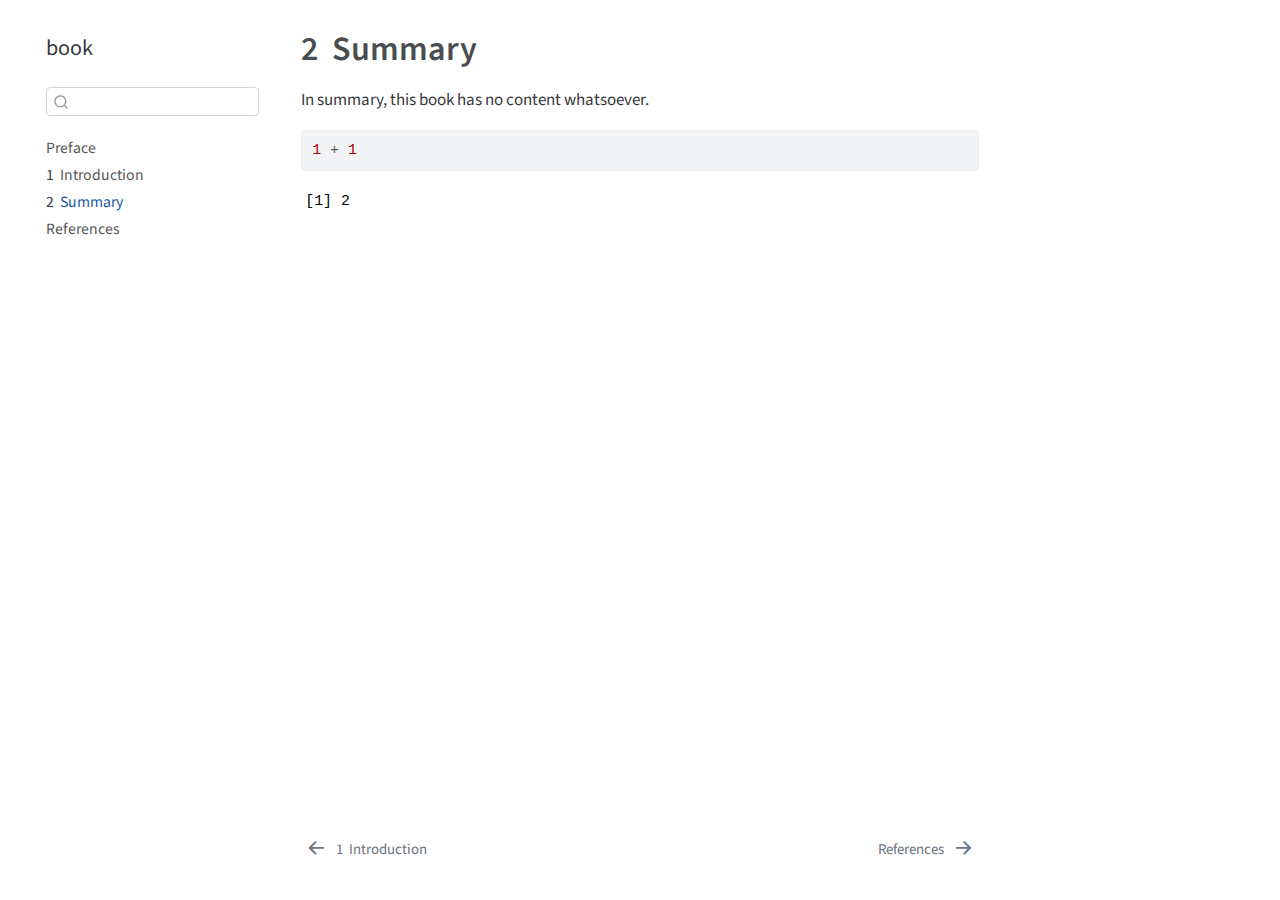
<file: _book/summary.html>
<!DOCTYPE html>
<html xmlns="http://www.w3.org/1999/xhtml" lang="en" xml:lang="en"><head>

<meta charset="utf-8">
<meta name="generator" content="quarto-1.3.433">

<meta name="viewport" content="width=device-width, initial-scale=1.0, user-scalable=yes">


<title>book - 2&nbsp; Summary</title>
<style>
code{white-space: pre-wrap;}
span.smallcaps{font-variant: small-caps;}
div.columns{display: flex; gap: min(4vw, 1.5em);}
div.column{flex: auto; overflow-x: auto;}
div.hanging-indent{margin-left: 1.5em; text-indent: -1.5em;}
ul.task-list{list-style: none;}
ul.task-list li input[type="checkbox"] {
  width: 0.8em;
  margin: 0 0.8em 0.2em -1em; /* quarto-specific, see https://github.com/quarto-dev/quarto-cli/issues/4556 */ 
  vertical-align: middle;
}
/* CSS for syntax highlighting */
pre > code.sourceCode { white-space: pre; position: relative; }
pre > code.sourceCode > span { display: inline-block; line-height: 1.25; }
pre > code.sourceCode > span:empty { height: 1.2em; }
.sourceCode { overflow: visible; }
code.sourceCode > span { color: inherit; text-decoration: inherit; }
div.sourceCode { margin: 1em 0; }
pre.sourceCode { margin: 0; }
@media screen {
div.sourceCode { overflow: auto; }
}
@media print {
pre > code.sourceCode { white-space: pre-wrap; }
pre > code.sourceCode > span { text-indent: -5em; padding-left: 5em; }
}
pre.numberSource code
  { counter-reset: source-line 0; }
pre.numberSource code > span
  { position: relative; left: -4em; counter-increment: source-line; }
pre.numberSource code > span > a:first-child::before
  { content: counter(source-line);
    position: relative; left: -1em; text-align: right; vertical-align: baseline;
    border: none; display: inline-block;
    -webkit-touch-callout: none; -webkit-user-select: none;
    -khtml-user-select: none; -moz-user-select: none;
    -ms-user-select: none; user-select: none;
    padding: 0 4px; width: 4em;
  }
pre.numberSource { margin-left: 3em;  padding-left: 4px; }
div.sourceCode
  {   }
@media screen {
pre > code.sourceCode > span > a:first-child::before { text-decoration: underline; }
}
</style>


<script src="site_libs/quarto-nav/quarto-nav.js"></script>
<script src="site_libs/quarto-nav/headroom.min.js"></script>
<script src="site_libs/clipboard/clipboard.min.js"></script>
<script src="site_libs/quarto-search/autocomplete.umd.js"></script>
<script src="site_libs/quarto-search/fuse.min.js"></script>
<script src="site_libs/quarto-search/quarto-search.js"></script>
<meta name="quarto:offset" content="./">
<link href="./references.html" rel="next">
<link href="./intro.html" rel="prev">
<script src="site_libs/quarto-html/quarto.js"></script>
<script src="site_libs/quarto-html/popper.min.js"></script>
<script src="site_libs/quarto-html/tippy.umd.min.js"></script>
<script src="site_libs/quarto-html/anchor.min.js"></script>
<link href="site_libs/quarto-html/tippy.css" rel="stylesheet">
<link href="site_libs/quarto-html/quarto-syntax-highlighting.css" rel="stylesheet" id="quarto-text-highlighting-styles">
<script src="site_libs/bootstrap/bootstrap.min.js"></script>
<link href="site_libs/bootstrap/bootstrap-icons.css" rel="stylesheet">
<link href="site_libs/bootstrap/bootstrap.min.css" rel="stylesheet" id="quarto-bootstrap" data-mode="light">
<script id="quarto-search-options" type="application/json">{
  "location": "sidebar",
  "copy-button": false,
  "collapse-after": 3,
  "panel-placement": "start",
  "type": "textbox",
  "limit": 20,
  "language": {
    "search-no-results-text": "No results",
    "search-matching-documents-text": "matching documents",
    "search-copy-link-title": "Copy link to search",
    "search-hide-matches-text": "Hide additional matches",
    "search-more-match-text": "more match in this document",
    "search-more-matches-text": "more matches in this document",
    "search-clear-button-title": "Clear",
    "search-detached-cancel-button-title": "Cancel",
    "search-submit-button-title": "Submit",
    "search-label": "Search"
  }
}</script>


</head>

<body class="nav-sidebar floating">

<div id="quarto-search-results"></div>
  <header id="quarto-header" class="headroom fixed-top">
  <nav class="quarto-secondary-nav">
    <div class="container-fluid d-flex">
      <button type="button" class="quarto-btn-toggle btn" data-bs-toggle="collapse" data-bs-target="#quarto-sidebar,#quarto-sidebar-glass" aria-controls="quarto-sidebar" aria-expanded="false" aria-label="Toggle sidebar navigation" onclick="if (window.quartoToggleHeadroom) { window.quartoToggleHeadroom(); }">
        <i class="bi bi-layout-text-sidebar-reverse"></i>
      </button>
      <nav class="quarto-page-breadcrumbs" aria-label="breadcrumb"><ol class="breadcrumb"><li class="breadcrumb-item"><a href="./summary.html"><span class="chapter-number">2</span>&nbsp; <span class="chapter-title">Summary</span></a></li></ol></nav>
      <a class="flex-grow-1" role="button" data-bs-toggle="collapse" data-bs-target="#quarto-sidebar,#quarto-sidebar-glass" aria-controls="quarto-sidebar" aria-expanded="false" aria-label="Toggle sidebar navigation" onclick="if (window.quartoToggleHeadroom) { window.quartoToggleHeadroom(); }">      
      </a>
      <button type="button" class="btn quarto-search-button" aria-label="" onclick="window.quartoOpenSearch();">
        <i class="bi bi-search"></i>
      </button>
    </div>
  </nav>
</header>
<!-- content -->
<div id="quarto-content" class="quarto-container page-columns page-rows-contents page-layout-article">
<!-- sidebar -->
  <nav id="quarto-sidebar" class="sidebar collapse collapse-horizontal sidebar-navigation floating overflow-auto">
    <div class="pt-lg-2 mt-2 text-left sidebar-header">
    <div class="sidebar-title mb-0 py-0">
      <a href="./">book</a> 
    </div>
      </div>
        <div class="mt-2 flex-shrink-0 align-items-center">
        <div class="sidebar-search">
        <div id="quarto-search" class="" title="Search"></div>
        </div>
        </div>
    <div class="sidebar-menu-container"> 
    <ul class="list-unstyled mt-1">
        <li class="sidebar-item">
  <div class="sidebar-item-container"> 
  <a href="./index.html" class="sidebar-item-text sidebar-link">
 <span class="menu-text">Preface</span></a>
  </div>
</li>
        <li class="sidebar-item">
  <div class="sidebar-item-container"> 
  <a href="./intro.html" class="sidebar-item-text sidebar-link">
 <span class="menu-text"><span class="chapter-number">1</span>&nbsp; <span class="chapter-title">Introduction</span></span></a>
  </div>
</li>
        <li class="sidebar-item">
  <div class="sidebar-item-container"> 
  <a href="./summary.html" class="sidebar-item-text sidebar-link active">
 <span class="menu-text"><span class="chapter-number">2</span>&nbsp; <span class="chapter-title">Summary</span></span></a>
  </div>
</li>
        <li class="sidebar-item">
  <div class="sidebar-item-container"> 
  <a href="./references.html" class="sidebar-item-text sidebar-link">
 <span class="menu-text">References</span></a>
  </div>
</li>
    </ul>
    </div>
</nav>
<div id="quarto-sidebar-glass" data-bs-toggle="collapse" data-bs-target="#quarto-sidebar,#quarto-sidebar-glass"></div>
<!-- margin-sidebar -->
    <div id="quarto-margin-sidebar" class="sidebar margin-sidebar">
        
    </div>
<!-- main -->
<main class="content" id="quarto-document-content">

<header id="title-block-header" class="quarto-title-block default">
<div class="quarto-title">
<h1 class="title"><span class="chapter-number">2</span>&nbsp; <span class="chapter-title">Summary</span></h1>
</div>



<div class="quarto-title-meta">

    
  
    
  </div>
  

</header>

<p>In summary, this book has no content whatsoever.</p>
<div class="cell">
<div class="sourceCode cell-code" id="cb1"><pre class="sourceCode r code-with-copy"><code class="sourceCode r"><span id="cb1-1"><a href="#cb1-1" aria-hidden="true" tabindex="-1"></a><span class="dv">1</span> <span class="sc">+</span> <span class="dv">1</span></span></code><button title="Copy to Clipboard" class="code-copy-button"><i class="bi"></i></button></pre></div>
<div class="cell-output cell-output-stdout">
<pre><code>[1] 2</code></pre>
</div>
</div>



</main> <!-- /main -->
<script id="quarto-html-after-body" type="application/javascript">
window.document.addEventListener("DOMContentLoaded", function (event) {
  const toggleBodyColorMode = (bsSheetEl) => {
    const mode = bsSheetEl.getAttribute("data-mode");
    const bodyEl = window.document.querySelector("body");
    if (mode === "dark") {
      bodyEl.classList.add("quarto-dark");
      bodyEl.classList.remove("quarto-light");
    } else {
      bodyEl.classList.add("quarto-light");
      bodyEl.classList.remove("quarto-dark");
    }
  }
  const toggleBodyColorPrimary = () => {
    const bsSheetEl = window.document.querySelector("link#quarto-bootstrap");
    if (bsSheetEl) {
      toggleBodyColorMode(bsSheetEl);
    }
  }
  toggleBodyColorPrimary();  
  const icon = "";
  const anchorJS = new window.AnchorJS();
  anchorJS.options = {
    placement: 'right',
    icon: icon
  };
  anchorJS.add('.anchored');
  const isCodeAnnotation = (el) => {
    for (const clz of el.classList) {
      if (clz.startsWith('code-annotation-')) {                     
        return true;
      }
    }
    return false;
  }
  const clipboard = new window.ClipboardJS('.code-copy-button', {
    text: function(trigger) {
      const codeEl = trigger.previousElementSibling.cloneNode(true);
      for (const childEl of codeEl.children) {
        if (isCodeAnnotation(childEl)) {
          childEl.remove();
        }
      }
      return codeEl.innerText;
    }
  });
  clipboard.on('success', function(e) {
    // button target
    const button = e.trigger;
    // don't keep focus
    button.blur();
    // flash "checked"
    button.classList.add('code-copy-button-checked');
    var currentTitle = button.getAttribute("title");
    button.setAttribute("title", "Copied!");
    let tooltip;
    if (window.bootstrap) {
      button.setAttribute("data-bs-toggle", "tooltip");
      button.setAttribute("data-bs-placement", "left");
      button.setAttribute("data-bs-title", "Copied!");
      tooltip = new bootstrap.Tooltip(button, 
        { trigger: "manual", 
          customClass: "code-copy-button-tooltip",
          offset: [0, -8]});
      tooltip.show();    
    }
    setTimeout(function() {
      if (tooltip) {
        tooltip.hide();
        button.removeAttribute("data-bs-title");
        button.removeAttribute("data-bs-toggle");
        button.removeAttribute("data-bs-placement");
      }
      button.setAttribute("title", currentTitle);
      button.classList.remove('code-copy-button-checked');
    }, 1000);
    // clear code selection
    e.clearSelection();
  });
  function tippyHover(el, contentFn) {
    const config = {
      allowHTML: true,
      content: contentFn,
      maxWidth: 500,
      delay: 100,
      arrow: false,
      appendTo: function(el) {
          return el.parentElement;
      },
      interactive: true,
      interactiveBorder: 10,
      theme: 'quarto',
      placement: 'bottom-start'
    };
    window.tippy(el, config); 
  }
  const noterefs = window.document.querySelectorAll('a[role="doc-noteref"]');
  for (var i=0; i<noterefs.length; i++) {
    const ref = noterefs[i];
    tippyHover(ref, function() {
      // use id or data attribute instead here
      let href = ref.getAttribute('data-footnote-href') || ref.getAttribute('href');
      try { href = new URL(href).hash; } catch {}
      const id = href.replace(/^#\/?/, "");
      const note = window.document.getElementById(id);
      return note.innerHTML;
    });
  }
      let selectedAnnoteEl;
      const selectorForAnnotation = ( cell, annotation) => {
        let cellAttr = 'data-code-cell="' + cell + '"';
        let lineAttr = 'data-code-annotation="' +  annotation + '"';
        const selector = 'span[' + cellAttr + '][' + lineAttr + ']';
        return selector;
      }
      const selectCodeLines = (annoteEl) => {
        const doc = window.document;
        const targetCell = annoteEl.getAttribute("data-target-cell");
        const targetAnnotation = annoteEl.getAttribute("data-target-annotation");
        const annoteSpan = window.document.querySelector(selectorForAnnotation(targetCell, targetAnnotation));
        const lines = annoteSpan.getAttribute("data-code-lines").split(",");
        const lineIds = lines.map((line) => {
          return targetCell + "-" + line;
        })
        let top = null;
        let height = null;
        let parent = null;
        if (lineIds.length > 0) {
            //compute the position of the single el (top and bottom and make a div)
            const el = window.document.getElementById(lineIds[0]);
            top = el.offsetTop;
            height = el.offsetHeight;
            parent = el.parentElement.parentElement;
          if (lineIds.length > 1) {
            const lastEl = window.document.getElementById(lineIds[lineIds.length - 1]);
            const bottom = lastEl.offsetTop + lastEl.offsetHeight;
            height = bottom - top;
          }
          if (top !== null && height !== null && parent !== null) {
            // cook up a div (if necessary) and position it 
            let div = window.document.getElementById("code-annotation-line-highlight");
            if (div === null) {
              div = window.document.createElement("div");
              div.setAttribute("id", "code-annotation-line-highlight");
              div.style.position = 'absolute';
              parent.appendChild(div);
            }
            div.style.top = top - 2 + "px";
            div.style.height = height + 4 + "px";
            let gutterDiv = window.document.getElementById("code-annotation-line-highlight-gutter");
            if (gutterDiv === null) {
              gutterDiv = window.document.createElement("div");
              gutterDiv.setAttribute("id", "code-annotation-line-highlight-gutter");
              gutterDiv.style.position = 'absolute';
              const codeCell = window.document.getElementById(targetCell);
              const gutter = codeCell.querySelector('.code-annotation-gutter');
              gutter.appendChild(gutterDiv);
            }
            gutterDiv.style.top = top - 2 + "px";
            gutterDiv.style.height = height + 4 + "px";
          }
          selectedAnnoteEl = annoteEl;
        }
      };
      const unselectCodeLines = () => {
        const elementsIds = ["code-annotation-line-highlight", "code-annotation-line-highlight-gutter"];
        elementsIds.forEach((elId) => {
          const div = window.document.getElementById(elId);
          if (div) {
            div.remove();
          }
        });
        selectedAnnoteEl = undefined;
      };
      // Attach click handler to the DT
      const annoteDls = window.document.querySelectorAll('dt[data-target-cell]');
      for (const annoteDlNode of annoteDls) {
        annoteDlNode.addEventListener('click', (event) => {
          const clickedEl = event.target;
          if (clickedEl !== selectedAnnoteEl) {
            unselectCodeLines();
            const activeEl = window.document.querySelector('dt[data-target-cell].code-annotation-active');
            if (activeEl) {
              activeEl.classList.remove('code-annotation-active');
            }
            selectCodeLines(clickedEl);
            clickedEl.classList.add('code-annotation-active');
          } else {
            // Unselect the line
            unselectCodeLines();
            clickedEl.classList.remove('code-annotation-active');
          }
        });
      }
  const findCites = (el) => {
    const parentEl = el.parentElement;
    if (parentEl) {
      const cites = parentEl.dataset.cites;
      if (cites) {
        return {
          el,
          cites: cites.split(' ')
        };
      } else {
        return findCites(el.parentElement)
      }
    } else {
      return undefined;
    }
  };
  var bibliorefs = window.document.querySelectorAll('a[role="doc-biblioref"]');
  for (var i=0; i<bibliorefs.length; i++) {
    const ref = bibliorefs[i];
    const citeInfo = findCites(ref);
    if (citeInfo) {
      tippyHover(citeInfo.el, function() {
        var popup = window.document.createElement('div');
        citeInfo.cites.forEach(function(cite) {
          var citeDiv = window.document.createElement('div');
          citeDiv.classList.add('hanging-indent');
          citeDiv.classList.add('csl-entry');
          var biblioDiv = window.document.getElementById('ref-' + cite);
          if (biblioDiv) {
            citeDiv.innerHTML = biblioDiv.innerHTML;
          }
          popup.appendChild(citeDiv);
        });
        return popup.innerHTML;
      });
    }
  }
});
</script>
<nav class="page-navigation">
  <div class="nav-page nav-page-previous">
      <a href="./intro.html" class="pagination-link">
        <i class="bi bi-arrow-left-short"></i> <span class="nav-page-text"><span class="chapter-number">1</span>&nbsp; <span class="chapter-title">Introduction</span></span>
      </a>          
  </div>
  <div class="nav-page nav-page-next">
      <a href="./references.html" class="pagination-link">
        <span class="nav-page-text">References</span> <i class="bi bi-arrow-right-short"></i>
      </a>
  </div>
</nav>
</div> <!-- /content -->



</body></html>
</file>
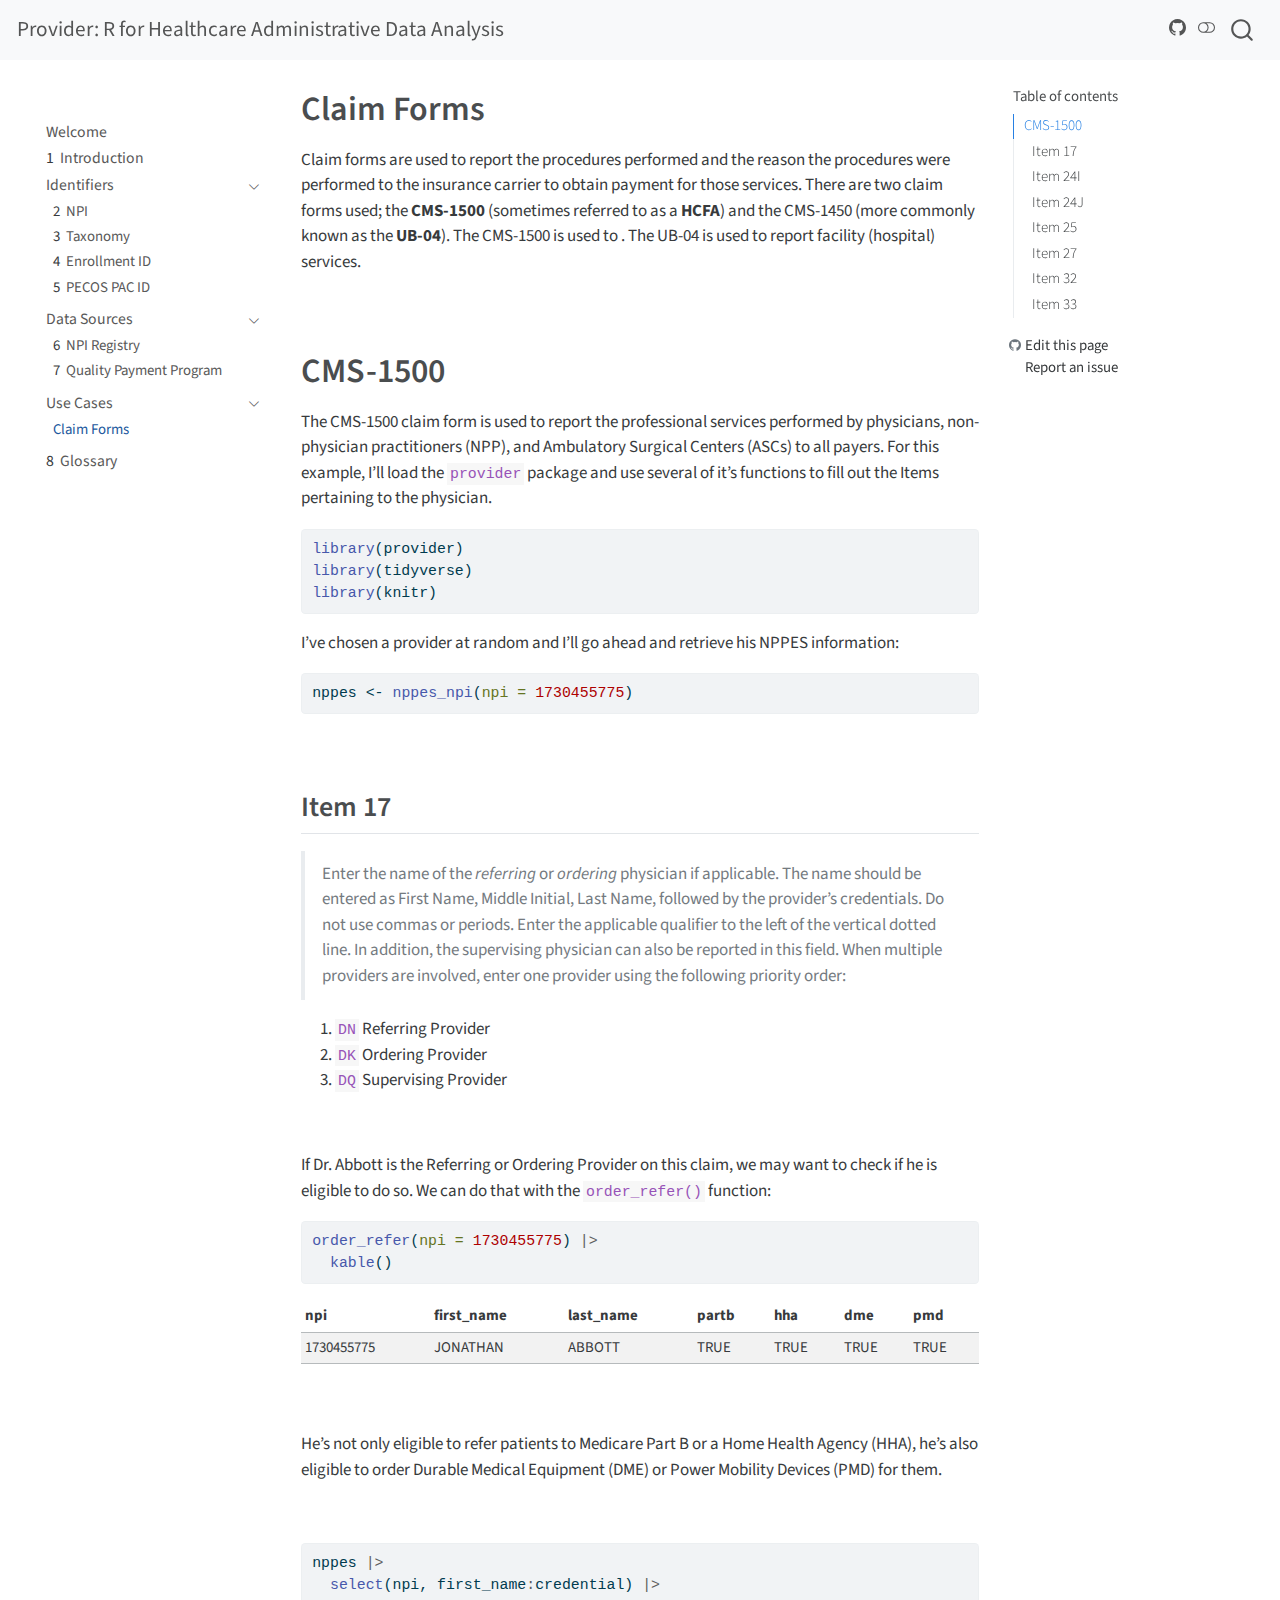
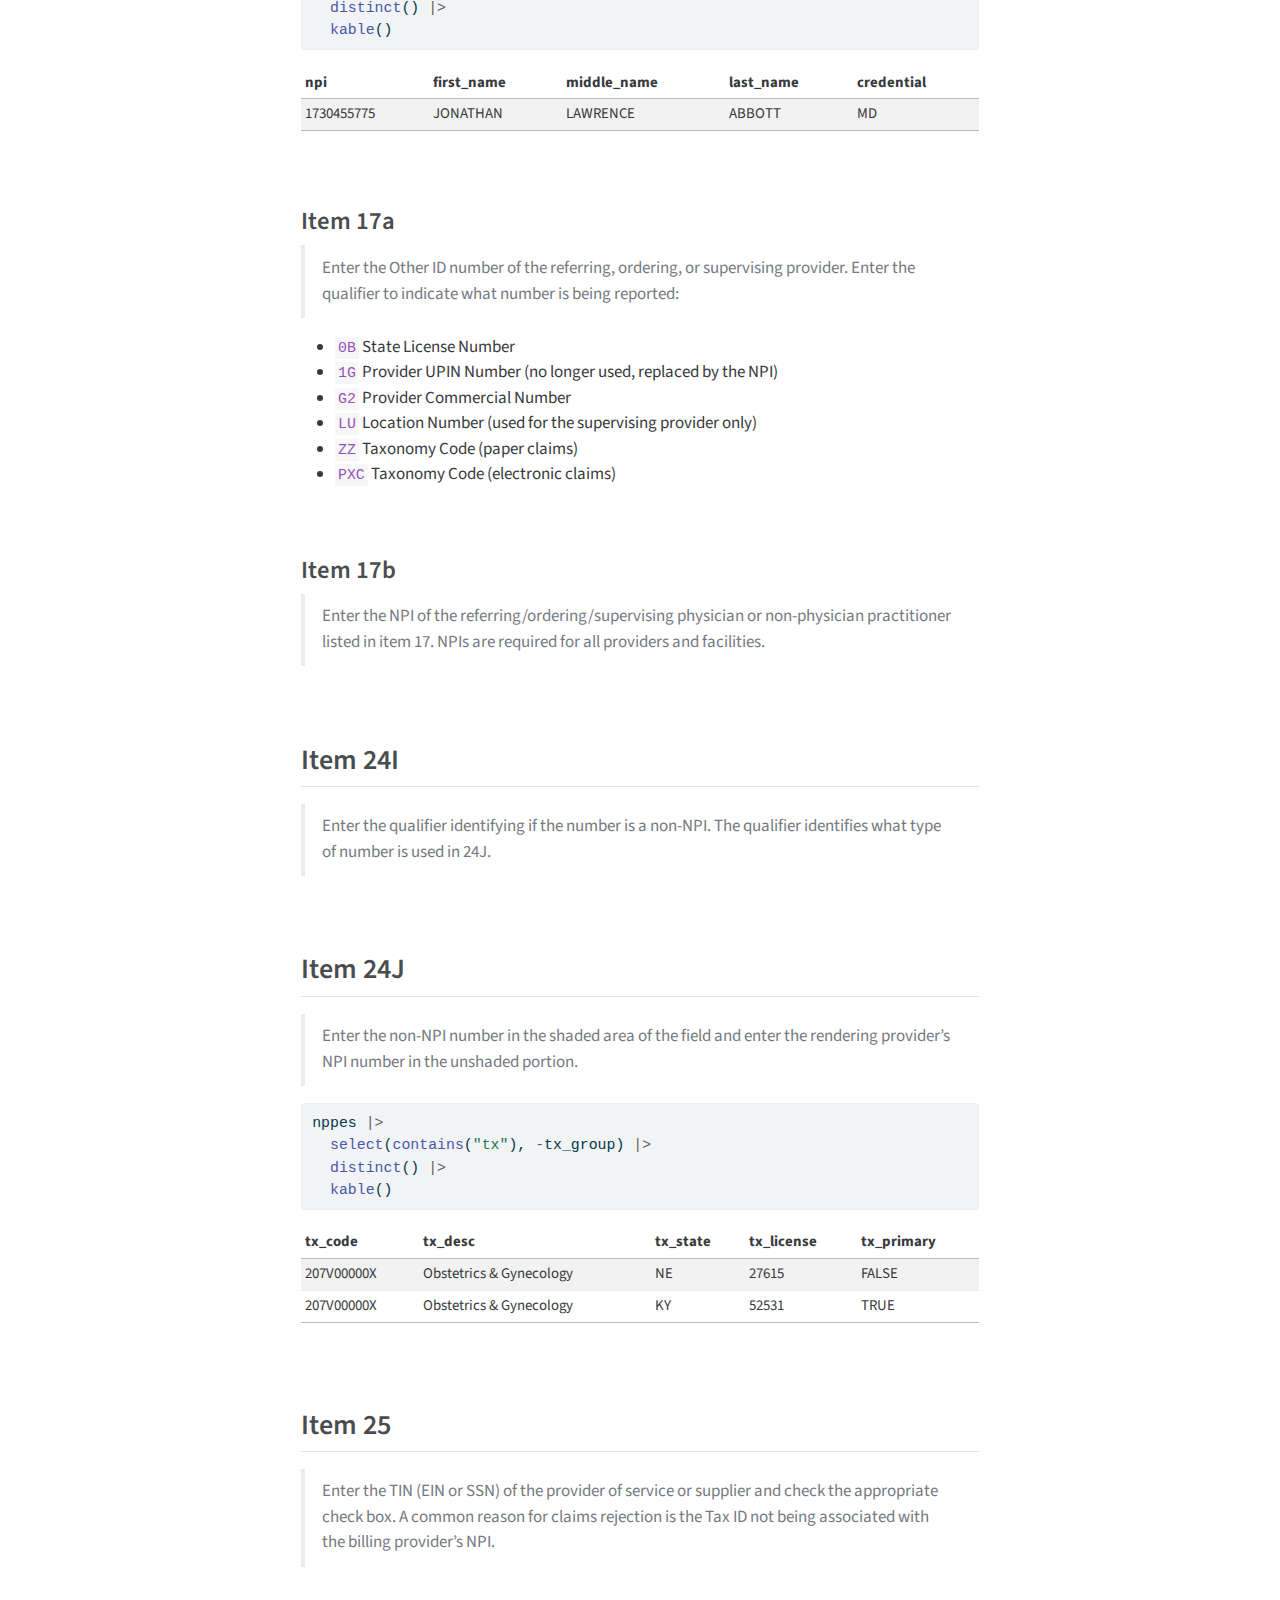
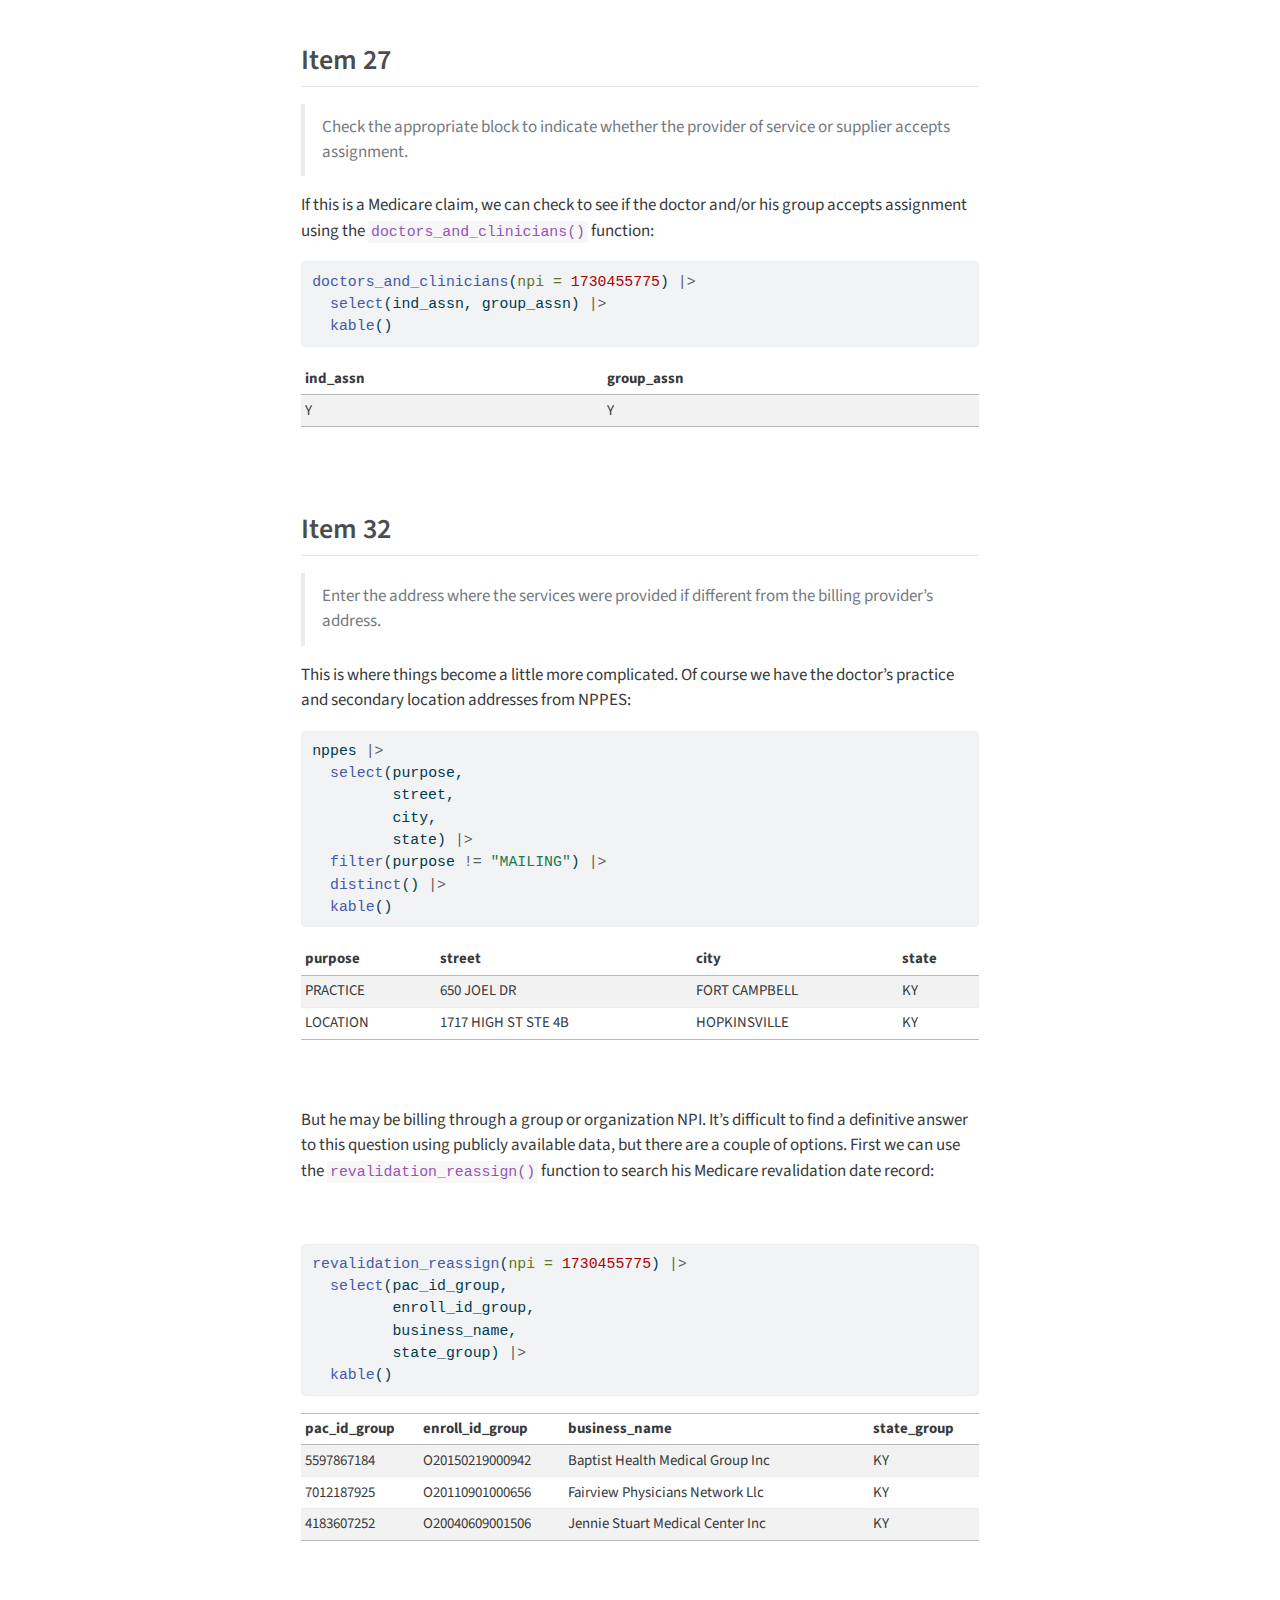
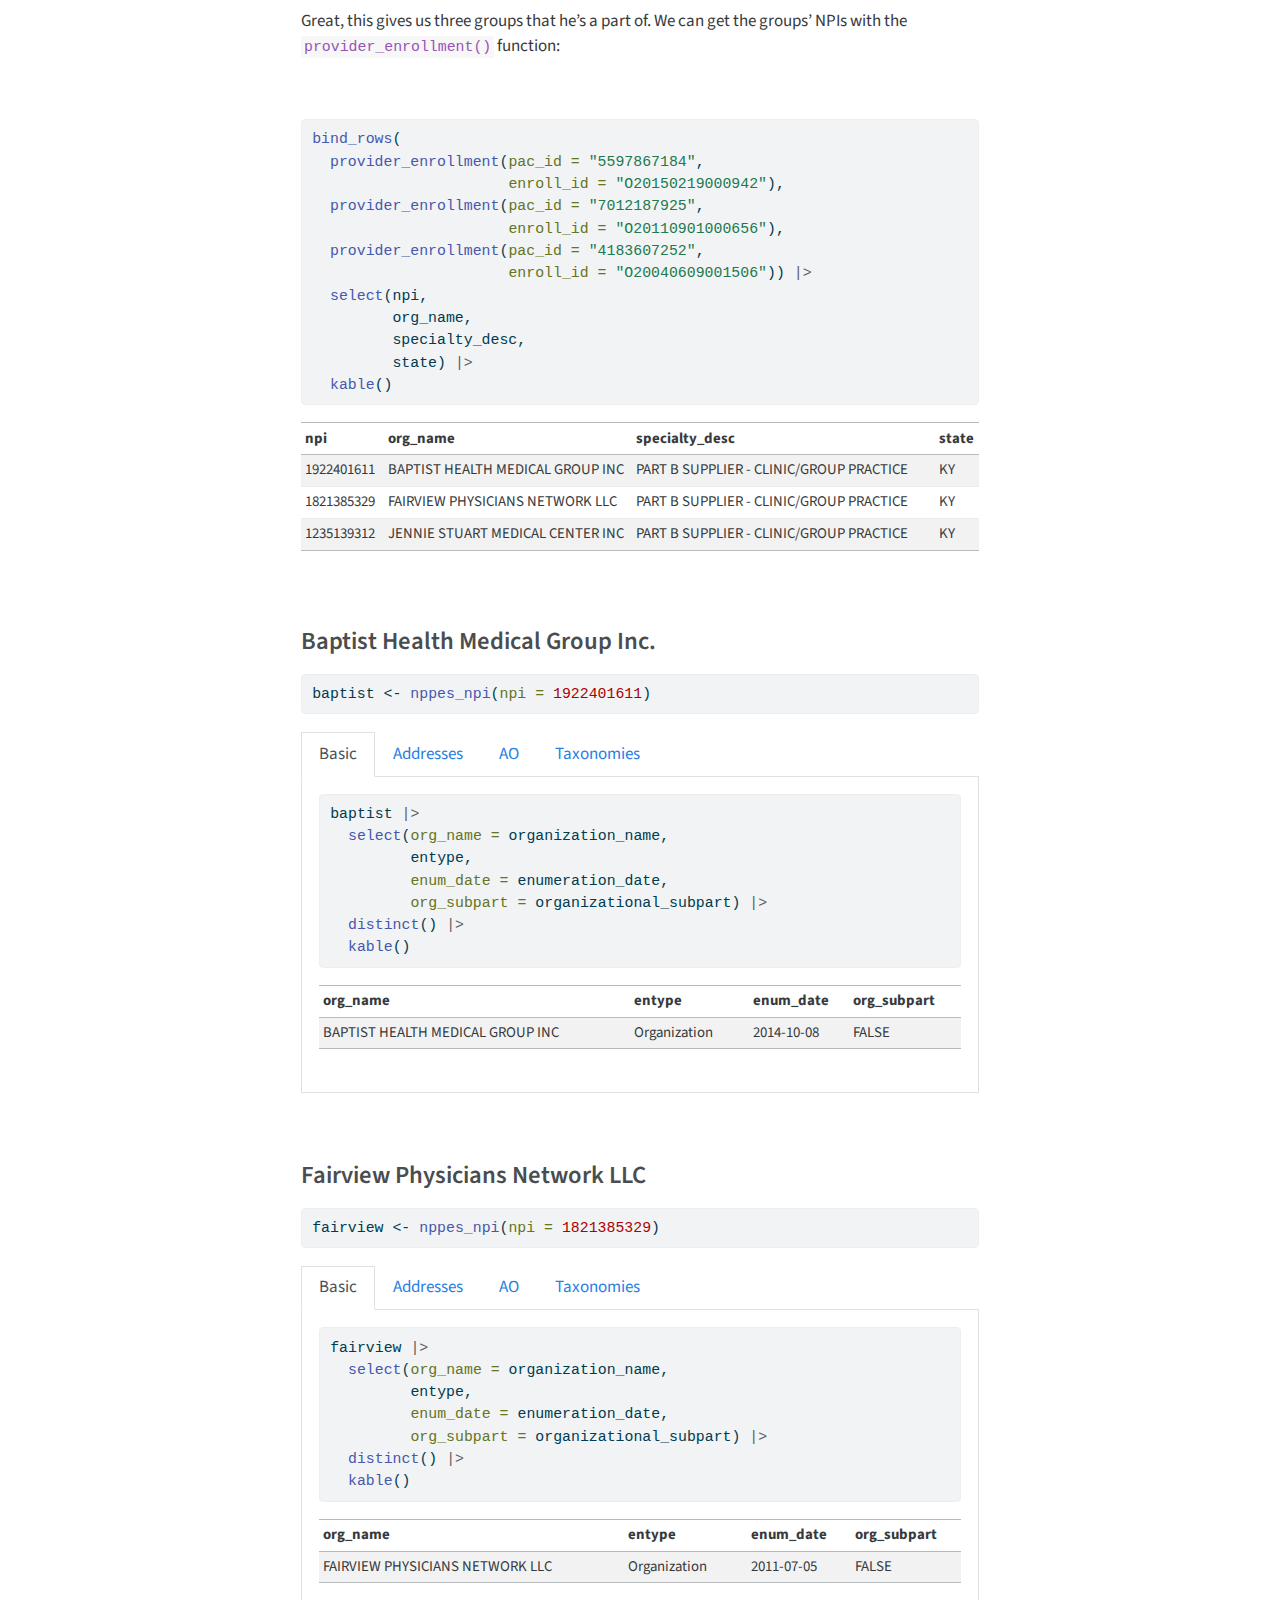
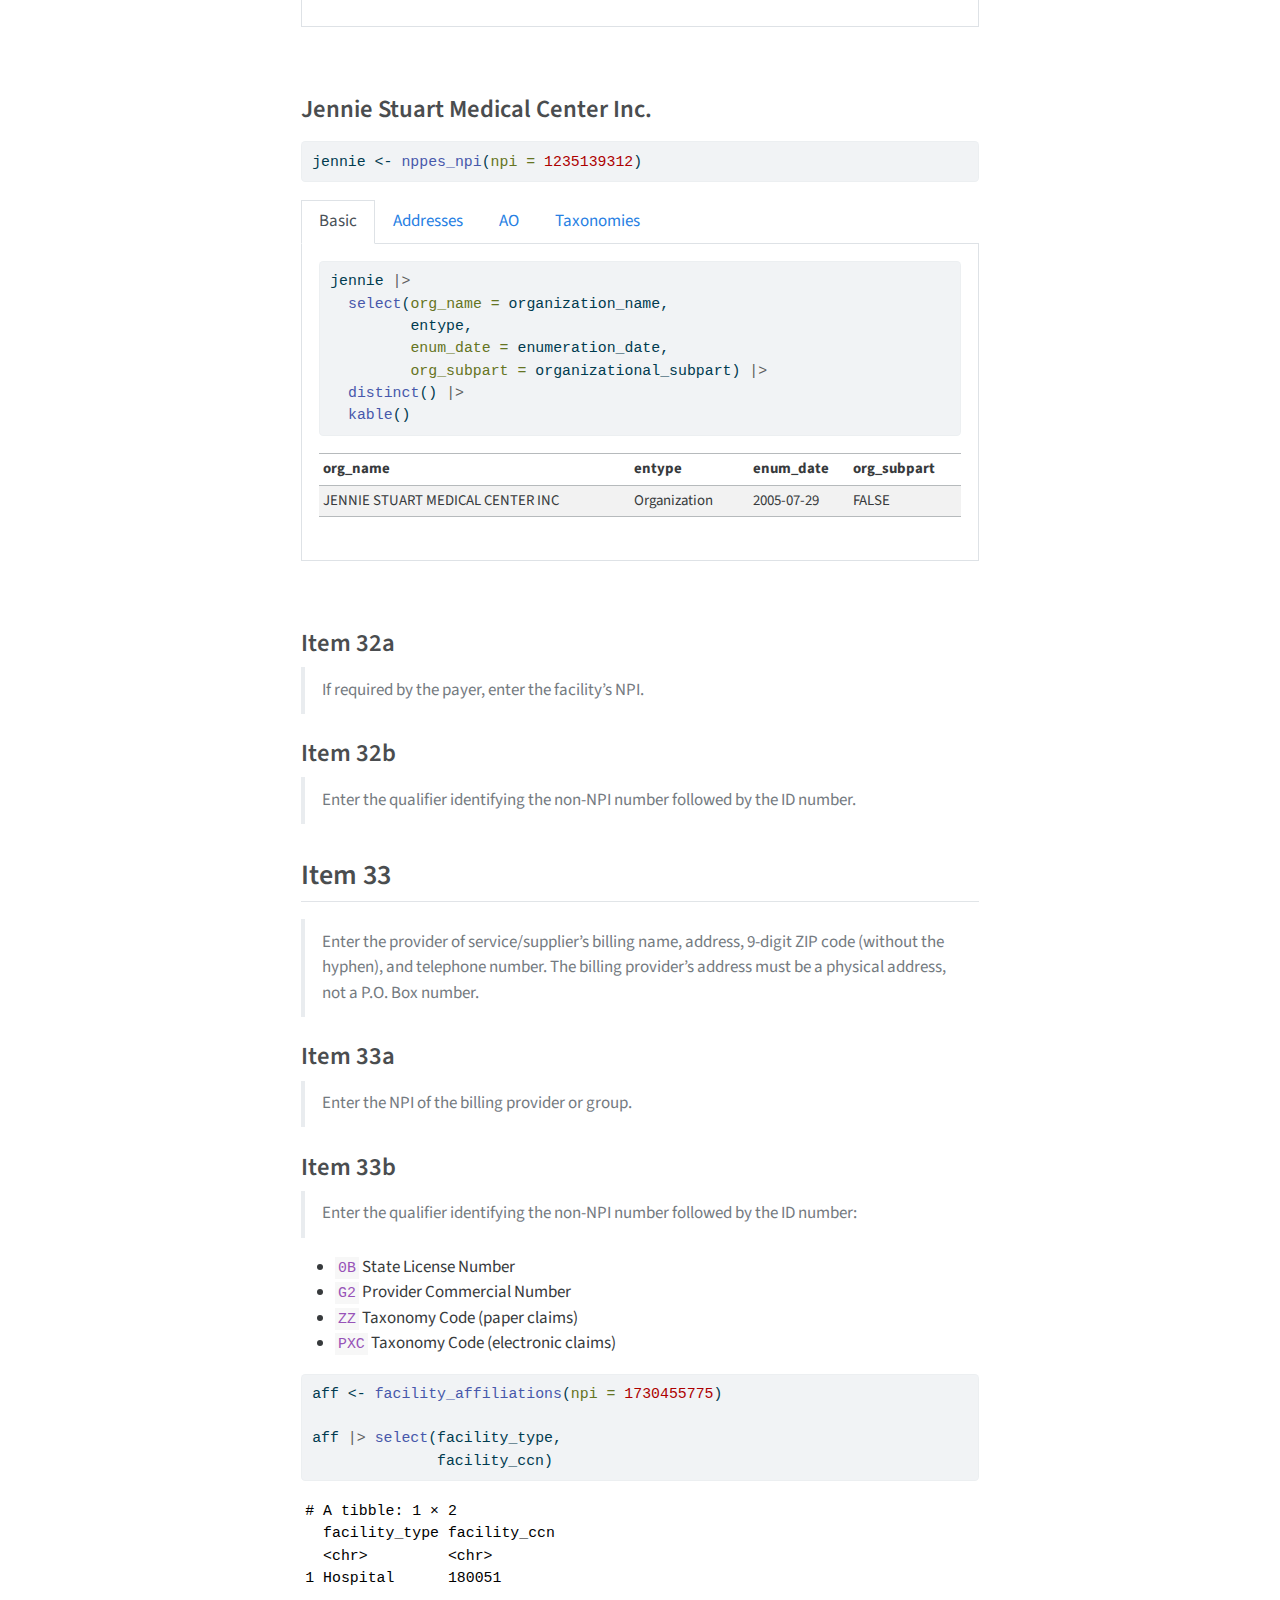
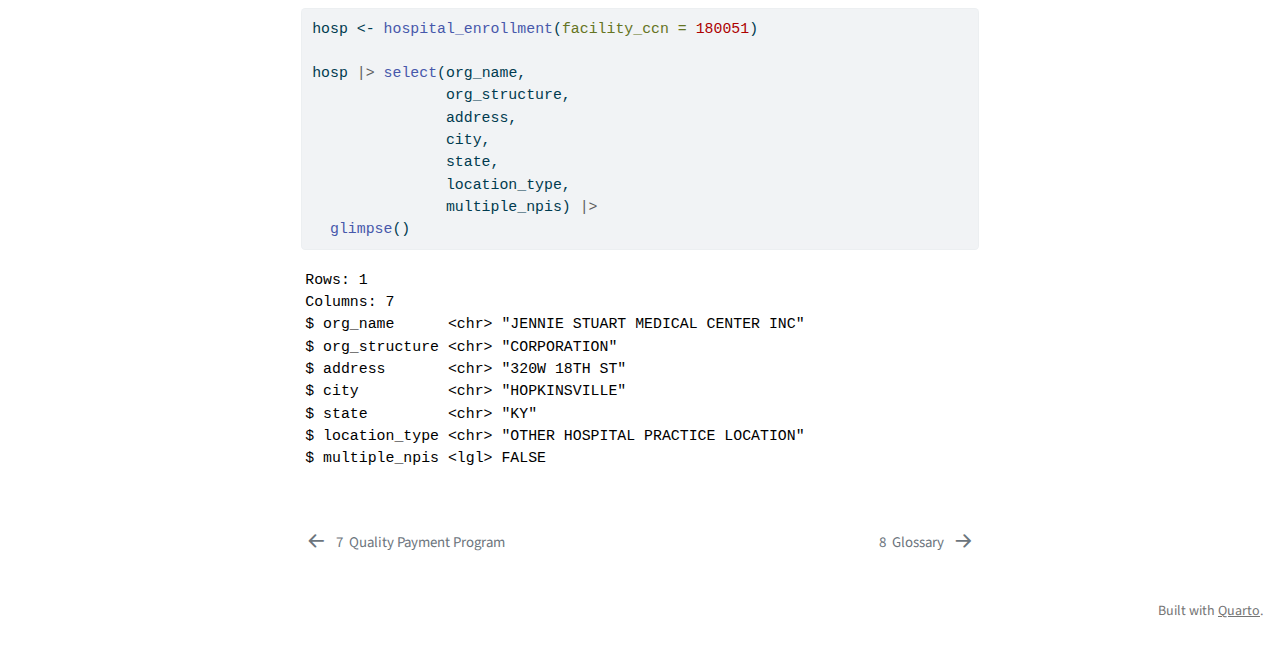
<file: docs/claims_forms.html>
<!DOCTYPE html>
<html xmlns="http://www.w3.org/1999/xhtml" lang="en" xml:lang="en"><head>

<meta charset="utf-8">
<meta name="generator" content="quarto-1.3.433">

<meta name="viewport" content="width=device-width, initial-scale=1.0, user-scalable=yes">


<title>Provider: R for Healthcare Administrative Data Analysis - Claim Forms</title>
<style>
code{white-space: pre-wrap;}
span.smallcaps{font-variant: small-caps;}
div.columns{display: flex; gap: min(4vw, 1.5em);}
div.column{flex: auto; overflow-x: auto;}
div.hanging-indent{margin-left: 1.5em; text-indent: -1.5em;}
ul.task-list{list-style: none;}
ul.task-list li input[type="checkbox"] {
  width: 0.8em;
  margin: 0 0.8em 0.2em -1em; /* quarto-specific, see https://github.com/quarto-dev/quarto-cli/issues/4556 */ 
  vertical-align: middle;
}
/* CSS for syntax highlighting */
pre > code.sourceCode { white-space: pre; position: relative; }
pre > code.sourceCode > span { display: inline-block; line-height: 1.25; }
pre > code.sourceCode > span:empty { height: 1.2em; }
.sourceCode { overflow: visible; }
code.sourceCode > span { color: inherit; text-decoration: inherit; }
div.sourceCode { margin: 1em 0; }
pre.sourceCode { margin: 0; }
@media screen {
div.sourceCode { overflow: auto; }
}
@media print {
pre > code.sourceCode { white-space: pre-wrap; }
pre > code.sourceCode > span { text-indent: -5em; padding-left: 5em; }
}
pre.numberSource code
  { counter-reset: source-line 0; }
pre.numberSource code > span
  { position: relative; left: -4em; counter-increment: source-line; }
pre.numberSource code > span > a:first-child::before
  { content: counter(source-line);
    position: relative; left: -1em; text-align: right; vertical-align: baseline;
    border: none; display: inline-block;
    -webkit-touch-callout: none; -webkit-user-select: none;
    -khtml-user-select: none; -moz-user-select: none;
    -ms-user-select: none; user-select: none;
    padding: 0 4px; width: 4em;
  }
pre.numberSource { margin-left: 3em;  padding-left: 4px; }
div.sourceCode
  {   }
@media screen {
pre > code.sourceCode > span > a:first-child::before { text-decoration: underline; }
}
</style>


<script src="site_libs/quarto-nav/quarto-nav.js"></script>
<script src="site_libs/clipboard/clipboard.min.js"></script>
<script src="site_libs/quarto-search/autocomplete.umd.js"></script>
<script src="site_libs/quarto-search/fuse.min.js"></script>
<script src="site_libs/quarto-search/quarto-search.js"></script>
<meta name="quarto:offset" content="./">
<link href="./glossary.html" rel="next">
<link href="./qpp.html" rel="prev">
<script src="site_libs/quarto-html/quarto.js"></script>
<script src="site_libs/quarto-html/popper.min.js"></script>
<script src="site_libs/quarto-html/tippy.umd.min.js"></script>
<script src="site_libs/quarto-html/anchor.min.js"></script>
<link href="site_libs/quarto-html/tippy.css" rel="stylesheet">
<link href="site_libs/quarto-html/quarto-syntax-highlighting.css" rel="stylesheet" class="quarto-color-scheme" id="quarto-text-highlighting-styles">
<link href="site_libs/quarto-html/quarto-syntax-highlighting-dark.css" rel="prefetch" class="quarto-color-scheme quarto-color-alternate" id="quarto-text-highlighting-styles">
<script src="site_libs/bootstrap/bootstrap.min.js"></script>
<link href="site_libs/bootstrap/bootstrap-icons.css" rel="stylesheet">
<link href="site_libs/bootstrap/bootstrap.min.css" rel="stylesheet" class="quarto-color-scheme" id="quarto-bootstrap" data-mode="light">
<link href="site_libs/bootstrap/bootstrap-dark.min.css" rel="prefetch" class="quarto-color-scheme quarto-color-alternate" id="quarto-bootstrap" data-mode="dark">
<script id="quarto-search-options" type="application/json">{
  "location": "navbar",
  "copy-button": false,
  "collapse-after": 3,
  "panel-placement": "end",
  "type": "overlay",
  "limit": 20,
  "language": {
    "search-no-results-text": "No results",
    "search-matching-documents-text": "matching documents",
    "search-copy-link-title": "Copy link to search",
    "search-hide-matches-text": "Hide additional matches",
    "search-more-match-text": "more match in this document",
    "search-more-matches-text": "more matches in this document",
    "search-clear-button-title": "Clear",
    "search-detached-cancel-button-title": "Cancel",
    "search-submit-button-title": "Submit",
    "search-label": "Search"
  }
}</script>


<meta property="og:title" content="Provider: R for Healthcare Administrative Data Analysis - Claim Forms">
<meta property="og:description" content="">
<meta property="og:site-name" content="Provider: R for Healthcare Administrative Data Analysis">
<meta name="twitter:title" content="Provider: R for Healthcare Administrative Data Analysis - Claim Forms">
<meta name="twitter:description" content="">
<meta name="twitter:creator" content="@aabrucehimni">
<meta name="twitter:card" content="summary">
</head>

<body class="nav-sidebar floating nav-fixed">

<div id="quarto-search-results"></div>
  <header id="quarto-header" class="headroom fixed-top">
    <nav class="navbar navbar-expand-lg navbar-dark ">
      <div class="navbar-container container-fluid">
      <div class="navbar-brand-container">
    <a class="navbar-brand" href="./index.html">
    <span class="navbar-title">Provider: R for Healthcare Administrative Data Analysis</span>
    </a>
  </div>
        <div class="quarto-navbar-tools ms-auto">
    <a href="https://github.com/andrewallenbruce/provider_book" rel="" title="Source Code" class="quarto-navigation-tool px-1" aria-label="Source Code"><i class="bi bi-github"></i></a>
  <a href="" class="quarto-color-scheme-toggle quarto-navigation-tool  px-1" onclick="window.quartoToggleColorScheme(); return false;" title="Toggle dark mode"><i class="bi"></i></a>
</div>
          <div id="quarto-search" class="" title="Search"></div>
      </div> <!-- /container-fluid -->
    </nav>
  <nav class="quarto-secondary-nav">
    <div class="container-fluid d-flex">
      <button type="button" class="quarto-btn-toggle btn" data-bs-toggle="collapse" data-bs-target="#quarto-sidebar,#quarto-sidebar-glass" aria-controls="quarto-sidebar" aria-expanded="false" aria-label="Toggle sidebar navigation" onclick="if (window.quartoToggleHeadroom) { window.quartoToggleHeadroom(); }">
        <i class="bi bi-layout-text-sidebar-reverse"></i>
      </button>
      <nav class="quarto-page-breadcrumbs" aria-label="breadcrumb"><ol class="breadcrumb"><li class="breadcrumb-item"><a href="./claims_forms.html">Use Cases</a></li><li class="breadcrumb-item"><a href="./claims_forms.html">Claim Forms</a></li></ol></nav>
      <a class="flex-grow-1" role="button" data-bs-toggle="collapse" data-bs-target="#quarto-sidebar,#quarto-sidebar-glass" aria-controls="quarto-sidebar" aria-expanded="false" aria-label="Toggle sidebar navigation" onclick="if (window.quartoToggleHeadroom) { window.quartoToggleHeadroom(); }">      
      </a>
      <button type="button" class="btn quarto-search-button" aria-label="" onclick="window.quartoOpenSearch();">
        <i class="bi bi-search"></i>
      </button>
    </div>
  </nav>
</header>
<!-- content -->
<div id="quarto-content" class="quarto-container page-columns page-rows-contents page-layout-article page-navbar">
<!-- sidebar -->
  <nav id="quarto-sidebar" class="sidebar collapse collapse-horizontal sidebar-navigation floating overflow-auto">
        <div class="mt-2 flex-shrink-0 align-items-center">
        <div class="sidebar-search">
        <div id="quarto-search" class="" title="Search"></div>
        </div>
        </div>
    <div class="sidebar-menu-container"> 
    <ul class="list-unstyled mt-1">
        <li class="sidebar-item">
  <div class="sidebar-item-container"> 
  <a href="./index.html" class="sidebar-item-text sidebar-link">
 <span class="menu-text">Welcome</span></a>
  </div>
</li>
        <li class="sidebar-item">
  <div class="sidebar-item-container"> 
  <a href="./intro.html" class="sidebar-item-text sidebar-link">
 <span class="menu-text"><span class="chapter-number">1</span>&nbsp; <span class="chapter-title">Introduction</span></span></a>
  </div>
</li>
        <li class="sidebar-item sidebar-item-section">
      <div class="sidebar-item-container"> 
            <a class="sidebar-item-text sidebar-link text-start" data-bs-toggle="collapse" data-bs-target="#quarto-sidebar-section-1" aria-expanded="true">
 <span class="menu-text">Identifiers</span></a>
          <a class="sidebar-item-toggle text-start" data-bs-toggle="collapse" data-bs-target="#quarto-sidebar-section-1" aria-expanded="true" aria-label="Toggle section">
            <i class="bi bi-chevron-right ms-2"></i>
          </a> 
      </div>
      <ul id="quarto-sidebar-section-1" class="collapse list-unstyled sidebar-section depth1 show">  
          <li class="sidebar-item">
  <div class="sidebar-item-container"> 
  <a href="./npi.html" class="sidebar-item-text sidebar-link">
 <span class="menu-text"><span class="chapter-number">2</span>&nbsp; <span class="chapter-title">NPI</span></span></a>
  </div>
</li>
          <li class="sidebar-item">
  <div class="sidebar-item-container"> 
  <a href="./taxonomy.html" class="sidebar-item-text sidebar-link">
 <span class="menu-text"><span class="chapter-number">3</span>&nbsp; <span class="chapter-title">Taxonomy</span></span></a>
  </div>
</li>
          <li class="sidebar-item">
  <div class="sidebar-item-container"> 
  <a href="./enroll_id.html" class="sidebar-item-text sidebar-link">
 <span class="menu-text"><span class="chapter-number">4</span>&nbsp; <span class="chapter-title">Enrollment ID</span></span></a>
  </div>
</li>
          <li class="sidebar-item">
  <div class="sidebar-item-container"> 
  <a href="./pecos.html" class="sidebar-item-text sidebar-link">
 <span class="menu-text"><span class="chapter-number">5</span>&nbsp; <span class="chapter-title">PECOS PAC ID</span></span></a>
  </div>
</li>
      </ul>
  </li>
        <li class="sidebar-item sidebar-item-section">
      <div class="sidebar-item-container"> 
            <a class="sidebar-item-text sidebar-link text-start" data-bs-toggle="collapse" data-bs-target="#quarto-sidebar-section-2" aria-expanded="true">
 <span class="menu-text">Data Sources</span></a>
          <a class="sidebar-item-toggle text-start" data-bs-toggle="collapse" data-bs-target="#quarto-sidebar-section-2" aria-expanded="true" aria-label="Toggle section">
            <i class="bi bi-chevron-right ms-2"></i>
          </a> 
      </div>
      <ul id="quarto-sidebar-section-2" class="collapse list-unstyled sidebar-section depth1 show">  
          <li class="sidebar-item">
  <div class="sidebar-item-container"> 
  <a href="./nppes.html" class="sidebar-item-text sidebar-link">
 <span class="menu-text"><span class="chapter-number">6</span>&nbsp; <span class="chapter-title">NPI Registry</span></span></a>
  </div>
</li>
          <li class="sidebar-item">
  <div class="sidebar-item-container"> 
  <a href="./qpp.html" class="sidebar-item-text sidebar-link">
 <span class="menu-text"><span class="chapter-number">7</span>&nbsp; <span class="chapter-title">Quality Payment Program</span></span></a>
  </div>
</li>
      </ul>
  </li>
        <li class="sidebar-item sidebar-item-section">
      <div class="sidebar-item-container"> 
            <a class="sidebar-item-text sidebar-link text-start" data-bs-toggle="collapse" data-bs-target="#quarto-sidebar-section-3" aria-expanded="true">
 <span class="menu-text">Use Cases</span></a>
          <a class="sidebar-item-toggle text-start" data-bs-toggle="collapse" data-bs-target="#quarto-sidebar-section-3" aria-expanded="true" aria-label="Toggle section">
            <i class="bi bi-chevron-right ms-2"></i>
          </a> 
      </div>
      <ul id="quarto-sidebar-section-3" class="collapse list-unstyled sidebar-section depth1 show">  
          <li class="sidebar-item">
  <div class="sidebar-item-container"> 
  <a href="./claims_forms.html" class="sidebar-item-text sidebar-link active">
 <span class="menu-text">Claim Forms</span></a>
  </div>
</li>
      </ul>
  </li>
        <li class="sidebar-item">
  <div class="sidebar-item-container"> 
  <a href="./glossary.html" class="sidebar-item-text sidebar-link">
 <span class="menu-text"><span class="chapter-number">8</span>&nbsp; <span class="chapter-title">Glossary</span></span></a>
  </div>
</li>
    </ul>
    </div>
</nav>
<div id="quarto-sidebar-glass" data-bs-toggle="collapse" data-bs-target="#quarto-sidebar,#quarto-sidebar-glass"></div>
<!-- margin-sidebar -->
    <div id="quarto-margin-sidebar" class="sidebar margin-sidebar">
        <nav id="TOC" role="doc-toc" class="toc-active">
    <h2 id="toc-title">Table of contents</h2>
   
  <ul>
  <li><a href="#cms-1500" id="toc-cms-1500" class="nav-link active" data-scroll-target="#cms-1500">CMS-1500</a>
  <ul class="collapse">
  <li><a href="#item-17" id="toc-item-17" class="nav-link" data-scroll-target="#item-17">Item 17</a>
  <ul class="collapse">
  <li><a href="#item-17a" id="toc-item-17a" class="nav-link" data-scroll-target="#item-17a">Item 17a</a></li>
  <li><a href="#item-17b" id="toc-item-17b" class="nav-link" data-scroll-target="#item-17b">Item 17b</a></li>
  </ul></li>
  <li><a href="#item-24i" id="toc-item-24i" class="nav-link" data-scroll-target="#item-24i">Item 24I</a></li>
  <li><a href="#item-24j" id="toc-item-24j" class="nav-link" data-scroll-target="#item-24j">Item 24J</a></li>
  <li><a href="#item-25" id="toc-item-25" class="nav-link" data-scroll-target="#item-25">Item 25</a></li>
  <li><a href="#item-27" id="toc-item-27" class="nav-link" data-scroll-target="#item-27">Item 27</a></li>
  <li><a href="#item-32" id="toc-item-32" class="nav-link" data-scroll-target="#item-32">Item 32</a>
  <ul class="collapse">
  <li><a href="#baptist-health-medical-group-inc." id="toc-baptist-health-medical-group-inc." class="nav-link" data-scroll-target="#baptist-health-medical-group-inc.">Baptist Health Medical Group Inc.</a></li>
  <li><a href="#fairview-physicians-network-llc" id="toc-fairview-physicians-network-llc" class="nav-link" data-scroll-target="#fairview-physicians-network-llc">Fairview Physicians Network LLC</a></li>
  <li><a href="#jennie-stuart-medical-center-inc." id="toc-jennie-stuart-medical-center-inc." class="nav-link" data-scroll-target="#jennie-stuart-medical-center-inc.">Jennie Stuart Medical Center Inc.</a></li>
  <li><a href="#item-32a" id="toc-item-32a" class="nav-link" data-scroll-target="#item-32a">Item 32a</a></li>
  <li><a href="#item-32b" id="toc-item-32b" class="nav-link" data-scroll-target="#item-32b">Item 32b</a></li>
  </ul></li>
  <li><a href="#item-33" id="toc-item-33" class="nav-link" data-scroll-target="#item-33">Item 33</a>
  <ul class="collapse">
  <li><a href="#item-33a" id="toc-item-33a" class="nav-link" data-scroll-target="#item-33a">Item 33a</a></li>
  <li><a href="#item-33b" id="toc-item-33b" class="nav-link" data-scroll-target="#item-33b">Item 33b</a></li>
  </ul></li>
  </ul></li>
  </ul>
<div class="toc-actions"><div><i class="bi bi-github"></i></div><div class="action-links"><p><a href="https://github.com/andrewallenbruce/provider_book/edit/main/claims_forms.qmd" class="toc-action">Edit this page</a></p><p><a href="https://github.com/andrewallenbruce/provider_book/issues/new" class="toc-action">Report an issue</a></p></div></div></nav>
    </div>
<!-- main -->
<main class="content" id="quarto-document-content">

<header id="title-block-header" class="quarto-title-block default">
<div class="quarto-title">
<h1 class="title">Claim Forms</h1>
</div>



<div class="quarto-title-meta">

    
  
    
  </div>
  

</header>

<p>Claim forms are used to report the procedures performed and the reason the procedures were performed to the insurance carrier to obtain payment for those services. There are two claim forms used; the <strong>CMS-1500</strong> (sometimes referred to as a <strong>HCFA</strong>) and the CMS-1450 (more commonly known as the <strong>UB-04</strong>). The CMS-1500 is used to . The UB-04 is used to report facility (hospital) services.</p>
<p><br></p>
<section id="cms-1500" class="level1">
<h1>CMS-1500</h1>
<p>The CMS-1500 claim form is used to report the professional services performed by physicians, non-physician practitioners (NPP), and Ambulatory Surgical Centers (ASCs) to all payers. For this example, I’ll load the <code>provider</code> package and use several of it’s functions to fill out the Items pertaining to the physician.</p>
<div class="cell">
<div class="sourceCode cell-code" id="cb1"><pre class="sourceCode r code-with-copy"><code class="sourceCode r"><span id="cb1-1"><a href="#cb1-1" aria-hidden="true" tabindex="-1"></a><span class="fu">library</span>(provider)</span>
<span id="cb1-2"><a href="#cb1-2" aria-hidden="true" tabindex="-1"></a><span class="fu">library</span>(tidyverse)</span>
<span id="cb1-3"><a href="#cb1-3" aria-hidden="true" tabindex="-1"></a><span class="fu">library</span>(knitr)</span></code><button title="Copy to Clipboard" class="code-copy-button"><i class="bi"></i></button></pre></div>
</div>
<p>I’ve chosen a provider at random and I’ll go ahead and retrieve his NPPES information:</p>
<div class="cell">
<div class="sourceCode cell-code" id="cb2"><pre class="sourceCode r code-with-copy"><code class="sourceCode r"><span id="cb2-1"><a href="#cb2-1" aria-hidden="true" tabindex="-1"></a>nppes <span class="ot">&lt;-</span> <span class="fu">nppes_npi</span>(<span class="at">npi =</span> <span class="dv">1730455775</span>)</span></code><button title="Copy to Clipboard" class="code-copy-button"><i class="bi"></i></button></pre></div>
</div>
<p><br></p>
<section id="item-17" class="level2">
<h2 class="anchored" data-anchor-id="item-17">Item 17</h2>
<blockquote class="blockquote">
<p>Enter the name of the <em>referring</em> or <em>ordering</em> physician if applicable. The name should be entered as First Name, Middle Initial, Last Name, followed by the provider’s credentials. Do not use commas or periods. Enter the applicable qualifier to the left of the vertical dotted line. In addition, the supervising physician can also be reported in this field. When multiple providers are involved, enter one provider using the following priority order:</p>
</blockquote>
<ol type="1">
<li><code>DN</code> Referring Provider</li>
<li><code>DK</code> Ordering Provider</li>
<li><code>DQ</code> Supervising Provider</li>
</ol>
<p><br></p>
<p>If Dr.&nbsp;Abbott is the Referring or Ordering Provider on this claim, we may want to check if he is eligible to do so. We can do that with the <code>order_refer()</code> function:</p>
<div class="cell">
<div class="sourceCode cell-code" id="cb3"><pre class="sourceCode r code-with-copy"><code class="sourceCode r"><span id="cb3-1"><a href="#cb3-1" aria-hidden="true" tabindex="-1"></a><span class="fu">order_refer</span>(<span class="at">npi =</span> <span class="dv">1730455775</span>) <span class="sc">|&gt;</span> </span>
<span id="cb3-2"><a href="#cb3-2" aria-hidden="true" tabindex="-1"></a>  <span class="fu">kable</span>()</span></code><button title="Copy to Clipboard" class="code-copy-button"><i class="bi"></i></button></pre></div>
<div class="cell-output-display">
<table class="table table-sm table-striped small">
<thead>
<tr class="header">
<th style="text-align: left;">npi</th>
<th style="text-align: left;">first_name</th>
<th style="text-align: left;">last_name</th>
<th style="text-align: left;">partb</th>
<th style="text-align: left;">hha</th>
<th style="text-align: left;">dme</th>
<th style="text-align: left;">pmd</th>
</tr>
</thead>
<tbody>
<tr class="odd">
<td style="text-align: left;">1730455775</td>
<td style="text-align: left;">JONATHAN</td>
<td style="text-align: left;">ABBOTT</td>
<td style="text-align: left;">TRUE</td>
<td style="text-align: left;">TRUE</td>
<td style="text-align: left;">TRUE</td>
<td style="text-align: left;">TRUE</td>
</tr>
</tbody>
</table>
</div>
</div>
<p><br></p>
<p>He’s not only eligible to refer patients to Medicare Part B or a Home Health Agency (HHA), he’s also eligible to order Durable Medical Equipment (DME) or Power Mobility Devices (PMD) for them.</p>
<p><br></p>
<div class="cell">
<div class="sourceCode cell-code" id="cb4"><pre class="sourceCode r code-with-copy"><code class="sourceCode r"><span id="cb4-1"><a href="#cb4-1" aria-hidden="true" tabindex="-1"></a>nppes <span class="sc">|&gt;</span> </span>
<span id="cb4-2"><a href="#cb4-2" aria-hidden="true" tabindex="-1"></a>  <span class="fu">select</span>(npi, first_name<span class="sc">:</span>credential) <span class="sc">|&gt;</span> </span>
<span id="cb4-3"><a href="#cb4-3" aria-hidden="true" tabindex="-1"></a>  <span class="fu">distinct</span>() <span class="sc">|&gt;</span> </span>
<span id="cb4-4"><a href="#cb4-4" aria-hidden="true" tabindex="-1"></a>  <span class="fu">kable</span>()</span></code><button title="Copy to Clipboard" class="code-copy-button"><i class="bi"></i></button></pre></div>
<div class="cell-output-display">
<table class="table table-sm table-striped small">
<thead>
<tr class="header">
<th style="text-align: left;">npi</th>
<th style="text-align: left;">first_name</th>
<th style="text-align: left;">middle_name</th>
<th style="text-align: left;">last_name</th>
<th style="text-align: left;">credential</th>
</tr>
</thead>
<tbody>
<tr class="odd">
<td style="text-align: left;">1730455775</td>
<td style="text-align: left;">JONATHAN</td>
<td style="text-align: left;">LAWRENCE</td>
<td style="text-align: left;">ABBOTT</td>
<td style="text-align: left;">MD</td>
</tr>
</tbody>
</table>
</div>
</div>
<p><br></p>
<section id="item-17a" class="level3">
<h3 class="anchored" data-anchor-id="item-17a">Item 17a</h3>
<blockquote class="blockquote">
<p>Enter the Other ID number of the referring, ordering, or supervising provider. Enter the qualifier to indicate what number is being reported:</p>
</blockquote>
<ul>
<li><code>0B</code> State License Number</li>
<li><code>1G</code> Provider UPIN Number (no longer used, replaced by the NPI)</li>
<li><code>G2</code> Provider Commercial Number</li>
<li><code>LU</code> Location Number (used for the supervising provider only)</li>
<li><code>ZZ</code> Taxonomy Code (paper claims)</li>
<li><code>PXC</code> Taxonomy Code (electronic claims)</li>
</ul>
<p><br></p>
</section>
<section id="item-17b" class="level3">
<h3 class="anchored" data-anchor-id="item-17b">Item 17b</h3>
<blockquote class="blockquote">
<p>Enter the NPI of the referring/ordering/supervising physician or non-physician practitioner listed in item 17. NPIs are required for all providers and facilities.</p>
</blockquote>
<p><br></p>
</section>
</section>
<section id="item-24i" class="level2">
<h2 class="anchored" data-anchor-id="item-24i">Item 24I</h2>
<blockquote class="blockquote">
<p>Enter the qualifier identifying if the number is a non-NPI. The qualifier identifies what type of number is used in 24J.</p>
</blockquote>
<p><br></p>
</section>
<section id="item-24j" class="level2">
<h2 class="anchored" data-anchor-id="item-24j">Item 24J</h2>
<blockquote class="blockquote">
<p>Enter the non-NPI number in the shaded area of the field and enter the rendering provider’s NPI number in the unshaded portion.</p>
</blockquote>
<div class="cell">
<div class="sourceCode cell-code" id="cb5"><pre class="sourceCode r code-with-copy"><code class="sourceCode r"><span id="cb5-1"><a href="#cb5-1" aria-hidden="true" tabindex="-1"></a>nppes <span class="sc">|&gt;</span> </span>
<span id="cb5-2"><a href="#cb5-2" aria-hidden="true" tabindex="-1"></a>  <span class="fu">select</span>(<span class="fu">contains</span>(<span class="st">"tx"</span>), <span class="sc">-</span>tx_group) <span class="sc">|&gt;</span> </span>
<span id="cb5-3"><a href="#cb5-3" aria-hidden="true" tabindex="-1"></a>  <span class="fu">distinct</span>() <span class="sc">|&gt;</span> </span>
<span id="cb5-4"><a href="#cb5-4" aria-hidden="true" tabindex="-1"></a>  <span class="fu">kable</span>()</span></code><button title="Copy to Clipboard" class="code-copy-button"><i class="bi"></i></button></pre></div>
<div class="cell-output-display">
<table class="table table-sm table-striped small">
<thead>
<tr class="header">
<th style="text-align: left;">tx_code</th>
<th style="text-align: left;">tx_desc</th>
<th style="text-align: left;">tx_state</th>
<th style="text-align: left;">tx_license</th>
<th style="text-align: left;">tx_primary</th>
</tr>
</thead>
<tbody>
<tr class="odd">
<td style="text-align: left;">207V00000X</td>
<td style="text-align: left;">Obstetrics &amp; Gynecology</td>
<td style="text-align: left;">NE</td>
<td style="text-align: left;">27615</td>
<td style="text-align: left;">FALSE</td>
</tr>
<tr class="even">
<td style="text-align: left;">207V00000X</td>
<td style="text-align: left;">Obstetrics &amp; Gynecology</td>
<td style="text-align: left;">KY</td>
<td style="text-align: left;">52531</td>
<td style="text-align: left;">TRUE</td>
</tr>
</tbody>
</table>
</div>
</div>
<p><br></p>
</section>
<section id="item-25" class="level2">
<h2 class="anchored" data-anchor-id="item-25">Item 25</h2>
<blockquote class="blockquote">
<p>Enter the TIN (EIN or SSN) of the provider of service or supplier and check the appropriate check box. A common reason for claims rejection is the Tax ID not being associated with the billing provider’s NPI.</p>
</blockquote>
<p><br></p>
</section>
<section id="item-27" class="level2">
<h2 class="anchored" data-anchor-id="item-27">Item 27</h2>
<blockquote class="blockquote">
<p>Check the appropriate block to indicate whether the provider of service or supplier accepts assignment.</p>
</blockquote>
<p>If this is a Medicare claim, we can check to see if the doctor and/or his group accepts assignment using the <code>doctors_and_clinicians()</code> function:</p>
<div class="cell">
<div class="sourceCode cell-code" id="cb6"><pre class="sourceCode r code-with-copy"><code class="sourceCode r"><span id="cb6-1"><a href="#cb6-1" aria-hidden="true" tabindex="-1"></a><span class="fu">doctors_and_clinicians</span>(<span class="at">npi =</span> <span class="dv">1730455775</span>) <span class="sc">|&gt;</span> </span>
<span id="cb6-2"><a href="#cb6-2" aria-hidden="true" tabindex="-1"></a>  <span class="fu">select</span>(ind_assn, group_assn) <span class="sc">|&gt;</span> </span>
<span id="cb6-3"><a href="#cb6-3" aria-hidden="true" tabindex="-1"></a>  <span class="fu">kable</span>()</span></code><button title="Copy to Clipboard" class="code-copy-button"><i class="bi"></i></button></pre></div>
<div class="cell-output-display">
<table class="table table-sm table-striped small">
<thead>
<tr class="header">
<th style="text-align: left;">ind_assn</th>
<th style="text-align: left;">group_assn</th>
</tr>
</thead>
<tbody>
<tr class="odd">
<td style="text-align: left;">Y</td>
<td style="text-align: left;">Y</td>
</tr>
</tbody>
</table>
</div>
</div>
<p><br></p>
</section>
<section id="item-32" class="level2">
<h2 class="anchored" data-anchor-id="item-32">Item 32</h2>
<blockquote class="blockquote">
<p>Enter the address where the services were provided if different from the billing provider’s address.</p>
</blockquote>
<p>This is where things become a little more complicated. Of course we have the doctor’s practice and secondary location addresses from NPPES:</p>
<div class="cell">
<div class="sourceCode cell-code" id="cb7"><pre class="sourceCode r code-with-copy"><code class="sourceCode r"><span id="cb7-1"><a href="#cb7-1" aria-hidden="true" tabindex="-1"></a>nppes <span class="sc">|&gt;</span> </span>
<span id="cb7-2"><a href="#cb7-2" aria-hidden="true" tabindex="-1"></a>  <span class="fu">select</span>(purpose, </span>
<span id="cb7-3"><a href="#cb7-3" aria-hidden="true" tabindex="-1"></a>         street, </span>
<span id="cb7-4"><a href="#cb7-4" aria-hidden="true" tabindex="-1"></a>         city, </span>
<span id="cb7-5"><a href="#cb7-5" aria-hidden="true" tabindex="-1"></a>         state) <span class="sc">|&gt;</span> </span>
<span id="cb7-6"><a href="#cb7-6" aria-hidden="true" tabindex="-1"></a>  <span class="fu">filter</span>(purpose <span class="sc">!=</span> <span class="st">"MAILING"</span>) <span class="sc">|&gt;</span> </span>
<span id="cb7-7"><a href="#cb7-7" aria-hidden="true" tabindex="-1"></a>  <span class="fu">distinct</span>() <span class="sc">|&gt;</span> </span>
<span id="cb7-8"><a href="#cb7-8" aria-hidden="true" tabindex="-1"></a>  <span class="fu">kable</span>()</span></code><button title="Copy to Clipboard" class="code-copy-button"><i class="bi"></i></button></pre></div>
<div class="cell-output-display">
<table class="table table-sm table-striped small">
<thead>
<tr class="header">
<th style="text-align: left;">purpose</th>
<th style="text-align: left;">street</th>
<th style="text-align: left;">city</th>
<th style="text-align: left;">state</th>
</tr>
</thead>
<tbody>
<tr class="odd">
<td style="text-align: left;">PRACTICE</td>
<td style="text-align: left;">650 JOEL DR</td>
<td style="text-align: left;">FORT CAMPBELL</td>
<td style="text-align: left;">KY</td>
</tr>
<tr class="even">
<td style="text-align: left;">LOCATION</td>
<td style="text-align: left;">1717 HIGH ST STE 4B</td>
<td style="text-align: left;">HOPKINSVILLE</td>
<td style="text-align: left;">KY</td>
</tr>
</tbody>
</table>
</div>
</div>
<p><br></p>
<p>But he may be billing through a group or organization NPI. It’s difficult to find a definitive answer to this question using publicly available data, but there are a couple of options. First we can use the <code>revalidation_reassign()</code> function to search his Medicare revalidation date record:</p>
<p><br></p>
<div class="cell">
<div class="sourceCode cell-code" id="cb8"><pre class="sourceCode r code-with-copy"><code class="sourceCode r"><span id="cb8-1"><a href="#cb8-1" aria-hidden="true" tabindex="-1"></a><span class="fu">revalidation_reassign</span>(<span class="at">npi =</span> <span class="dv">1730455775</span>) <span class="sc">|&gt;</span> </span>
<span id="cb8-2"><a href="#cb8-2" aria-hidden="true" tabindex="-1"></a>  <span class="fu">select</span>(pac_id_group,</span>
<span id="cb8-3"><a href="#cb8-3" aria-hidden="true" tabindex="-1"></a>         enroll_id_group,</span>
<span id="cb8-4"><a href="#cb8-4" aria-hidden="true" tabindex="-1"></a>         business_name,</span>
<span id="cb8-5"><a href="#cb8-5" aria-hidden="true" tabindex="-1"></a>         state_group) <span class="sc">|&gt;</span> </span>
<span id="cb8-6"><a href="#cb8-6" aria-hidden="true" tabindex="-1"></a>  <span class="fu">kable</span>()</span></code><button title="Copy to Clipboard" class="code-copy-button"><i class="bi"></i></button></pre></div>
<div class="cell-output-display">
<table class="table table-sm table-striped small">
<colgroup>
<col style="width: 17%">
<col style="width: 21%">
<col style="width: 44%">
<col style="width: 16%">
</colgroup>
<thead>
<tr class="header">
<th style="text-align: left;">pac_id_group</th>
<th style="text-align: left;">enroll_id_group</th>
<th style="text-align: left;">business_name</th>
<th style="text-align: left;">state_group</th>
</tr>
</thead>
<tbody>
<tr class="odd">
<td style="text-align: left;">5597867184</td>
<td style="text-align: left;">O20150219000942</td>
<td style="text-align: left;">Baptist Health Medical Group Inc</td>
<td style="text-align: left;">KY</td>
</tr>
<tr class="even">
<td style="text-align: left;">7012187925</td>
<td style="text-align: left;">O20110901000656</td>
<td style="text-align: left;">Fairview Physicians Network Llc</td>
<td style="text-align: left;">KY</td>
</tr>
<tr class="odd">
<td style="text-align: left;">4183607252</td>
<td style="text-align: left;">O20040609001506</td>
<td style="text-align: left;">Jennie Stuart Medical Center Inc</td>
<td style="text-align: left;">KY</td>
</tr>
</tbody>
</table>
</div>
</div>
<p><br></p>
<p>Great, this gives us three groups that he’s a part of. We can get the groups’ NPIs with the <code>provider_enrollment()</code> function:</p>
<p><br></p>
<div class="cell">
<div class="sourceCode cell-code" id="cb9"><pre class="sourceCode r code-with-copy"><code class="sourceCode r"><span id="cb9-1"><a href="#cb9-1" aria-hidden="true" tabindex="-1"></a><span class="fu">bind_rows</span>(</span>
<span id="cb9-2"><a href="#cb9-2" aria-hidden="true" tabindex="-1"></a>  <span class="fu">provider_enrollment</span>(<span class="at">pac_id =</span> <span class="st">"5597867184"</span>, </span>
<span id="cb9-3"><a href="#cb9-3" aria-hidden="true" tabindex="-1"></a>                      <span class="at">enroll_id =</span> <span class="st">"O20150219000942"</span>), </span>
<span id="cb9-4"><a href="#cb9-4" aria-hidden="true" tabindex="-1"></a>  <span class="fu">provider_enrollment</span>(<span class="at">pac_id =</span> <span class="st">"7012187925"</span>,</span>
<span id="cb9-5"><a href="#cb9-5" aria-hidden="true" tabindex="-1"></a>                      <span class="at">enroll_id =</span> <span class="st">"O20110901000656"</span>), </span>
<span id="cb9-6"><a href="#cb9-6" aria-hidden="true" tabindex="-1"></a>  <span class="fu">provider_enrollment</span>(<span class="at">pac_id =</span> <span class="st">"4183607252"</span>,</span>
<span id="cb9-7"><a href="#cb9-7" aria-hidden="true" tabindex="-1"></a>                      <span class="at">enroll_id =</span> <span class="st">"O20040609001506"</span>)) <span class="sc">|&gt;</span> </span>
<span id="cb9-8"><a href="#cb9-8" aria-hidden="true" tabindex="-1"></a>  <span class="fu">select</span>(npi, </span>
<span id="cb9-9"><a href="#cb9-9" aria-hidden="true" tabindex="-1"></a>         org_name,</span>
<span id="cb9-10"><a href="#cb9-10" aria-hidden="true" tabindex="-1"></a>         specialty_desc, </span>
<span id="cb9-11"><a href="#cb9-11" aria-hidden="true" tabindex="-1"></a>         state) <span class="sc">|&gt;</span> </span>
<span id="cb9-12"><a href="#cb9-12" aria-hidden="true" tabindex="-1"></a>  <span class="fu">kable</span>()</span></code><button title="Copy to Clipboard" class="code-copy-button"><i class="bi"></i></button></pre></div>
<div class="cell-output-display">
<table class="table table-sm table-striped small">
<colgroup>
<col style="width: 12%">
<col style="width: 36%">
<col style="width: 44%">
<col style="width: 6%">
</colgroup>
<thead>
<tr class="header">
<th style="text-align: left;">npi</th>
<th style="text-align: left;">org_name</th>
<th style="text-align: left;">specialty_desc</th>
<th style="text-align: left;">state</th>
</tr>
</thead>
<tbody>
<tr class="odd">
<td style="text-align: left;">1922401611</td>
<td style="text-align: left;">BAPTIST HEALTH MEDICAL GROUP INC</td>
<td style="text-align: left;">PART B SUPPLIER - CLINIC/GROUP PRACTICE</td>
<td style="text-align: left;">KY</td>
</tr>
<tr class="even">
<td style="text-align: left;">1821385329</td>
<td style="text-align: left;">FAIRVIEW PHYSICIANS NETWORK LLC</td>
<td style="text-align: left;">PART B SUPPLIER - CLINIC/GROUP PRACTICE</td>
<td style="text-align: left;">KY</td>
</tr>
<tr class="odd">
<td style="text-align: left;">1235139312</td>
<td style="text-align: left;">JENNIE STUART MEDICAL CENTER INC</td>
<td style="text-align: left;">PART B SUPPLIER - CLINIC/GROUP PRACTICE</td>
<td style="text-align: left;">KY</td>
</tr>
</tbody>
</table>
</div>
</div>
<p><br></p>
<section id="baptist-health-medical-group-inc." class="level3">
<h3 class="anchored" data-anchor-id="baptist-health-medical-group-inc.">Baptist Health Medical Group Inc.</h3>
<div class="cell">
<div class="sourceCode cell-code" id="cb10"><pre class="sourceCode r code-with-copy"><code class="sourceCode r"><span id="cb10-1"><a href="#cb10-1" aria-hidden="true" tabindex="-1"></a>baptist <span class="ot">&lt;-</span> <span class="fu">nppes_npi</span>(<span class="at">npi =</span> <span class="dv">1922401611</span>)</span></code><button title="Copy to Clipboard" class="code-copy-button"><i class="bi"></i></button></pre></div>
</div>
<div class="tabset-margin-container"></div><div class="panel-tabset">
<ul class="nav nav-tabs" role="tablist"><li class="nav-item" role="presentation"><a class="nav-link active" id="tabset-1-1-tab" data-bs-toggle="tab" data-bs-target="#tabset-1-1" role="tab" aria-controls="tabset-1-1" aria-selected="true" aria-current="page">Basic</a></li><li class="nav-item" role="presentation"><a class="nav-link" id="tabset-1-2-tab" data-bs-toggle="tab" data-bs-target="#tabset-1-2" role="tab" aria-controls="tabset-1-2" aria-selected="false">Addresses</a></li><li class="nav-item" role="presentation"><a class="nav-link" id="tabset-1-3-tab" data-bs-toggle="tab" data-bs-target="#tabset-1-3" role="tab" aria-controls="tabset-1-3" aria-selected="false">AO</a></li><li class="nav-item" role="presentation"><a class="nav-link" id="tabset-1-4-tab" data-bs-toggle="tab" data-bs-target="#tabset-1-4" role="tab" aria-controls="tabset-1-4" aria-selected="false">Taxonomies</a></li></ul>
<div class="tab-content">
<div id="tabset-1-1" class="tab-pane active" role="tabpanel" aria-labelledby="tabset-1-1-tab">
<div class="cell">
<div class="sourceCode cell-code" id="cb11"><pre class="sourceCode r code-with-copy"><code class="sourceCode r"><span id="cb11-1"><a href="#cb11-1" aria-hidden="true" tabindex="-1"></a>baptist <span class="sc">|&gt;</span> </span>
<span id="cb11-2"><a href="#cb11-2" aria-hidden="true" tabindex="-1"></a>  <span class="fu">select</span>(<span class="at">org_name =</span> organization_name,</span>
<span id="cb11-3"><a href="#cb11-3" aria-hidden="true" tabindex="-1"></a>         entype,</span>
<span id="cb11-4"><a href="#cb11-4" aria-hidden="true" tabindex="-1"></a>         <span class="at">enum_date =</span> enumeration_date,</span>
<span id="cb11-5"><a href="#cb11-5" aria-hidden="true" tabindex="-1"></a>         <span class="at">org_subpart =</span> organizational_subpart) <span class="sc">|&gt;</span> </span>
<span id="cb11-6"><a href="#cb11-6" aria-hidden="true" tabindex="-1"></a>  <span class="fu">distinct</span>() <span class="sc">|&gt;</span> </span>
<span id="cb11-7"><a href="#cb11-7" aria-hidden="true" tabindex="-1"></a>  <span class="fu">kable</span>()</span></code><button title="Copy to Clipboard" class="code-copy-button"><i class="bi"></i></button></pre></div>
<div class="cell-output-display">
<table class="table table-sm table-striped small">
<colgroup>
<col style="width: 47%">
<col style="width: 18%">
<col style="width: 15%">
<col style="width: 17%">
</colgroup>
<thead>
<tr class="header">
<th style="text-align: left;">org_name</th>
<th style="text-align: left;">entype</th>
<th style="text-align: left;">enum_date</th>
<th style="text-align: left;">org_subpart</th>
</tr>
</thead>
<tbody>
<tr class="odd">
<td style="text-align: left;">BAPTIST HEALTH MEDICAL GROUP INC</td>
<td style="text-align: left;">Organization</td>
<td style="text-align: left;">2014-10-08</td>
<td style="text-align: left;">FALSE</td>
</tr>
</tbody>
</table>
</div>
</div>
</div>
<div id="tabset-1-2" class="tab-pane" role="tabpanel" aria-labelledby="tabset-1-2-tab">
<div class="cell">
<div class="sourceCode cell-code" id="cb12"><pre class="sourceCode r code-with-copy"><code class="sourceCode r"><span id="cb12-1"><a href="#cb12-1" aria-hidden="true" tabindex="-1"></a>baptist <span class="sc">|&gt;</span> </span>
<span id="cb12-2"><a href="#cb12-2" aria-hidden="true" tabindex="-1"></a>  <span class="fu">select</span>(purpose,</span>
<span id="cb12-3"><a href="#cb12-3" aria-hidden="true" tabindex="-1"></a>         street,</span>
<span id="cb12-4"><a href="#cb12-4" aria-hidden="true" tabindex="-1"></a>         city,</span>
<span id="cb12-5"><a href="#cb12-5" aria-hidden="true" tabindex="-1"></a>         state,</span>
<span id="cb12-6"><a href="#cb12-6" aria-hidden="true" tabindex="-1"></a>         phone_number,</span>
<span id="cb12-7"><a href="#cb12-7" aria-hidden="true" tabindex="-1"></a>         fax_number) <span class="sc">|&gt;</span> </span>
<span id="cb12-8"><a href="#cb12-8" aria-hidden="true" tabindex="-1"></a>  <span class="fu">distinct</span>() <span class="sc">|&gt;</span> </span>
<span id="cb12-9"><a href="#cb12-9" aria-hidden="true" tabindex="-1"></a>  <span class="fu">kable</span>()</span></code><button title="Copy to Clipboard" class="code-copy-button"><i class="bi"></i></button></pre></div>
<div class="cell-output-display">
<table class="table table-sm table-striped small">
<colgroup>
<col style="width: 10%">
<col style="width: 38%">
<col style="width: 13%">
<col style="width: 7%">
<col style="width: 15%">
<col style="width: 15%">
</colgroup>
<thead>
<tr class="header">
<th style="text-align: left;">purpose</th>
<th style="text-align: left;">street</th>
<th style="text-align: left;">city</th>
<th style="text-align: left;">state</th>
<th style="text-align: left;">phone_number</th>
<th style="text-align: left;">fax_number</th>
</tr>
</thead>
<tbody>
<tr class="odd">
<td style="text-align: left;">PRACTICE</td>
<td style="text-align: left;">2605 KENTUCKY AVE</td>
<td style="text-align: left;">PADUCAH</td>
<td style="text-align: left;">KY</td>
<td style="text-align: left;">270-415-7653</td>
<td style="text-align: left;">270-575-8359</td>
</tr>
<tr class="even">
<td style="text-align: left;">MAILING</td>
<td style="text-align: left;">5200 COMMERCE CROSSINGS DR FL 3</td>
<td style="text-align: left;">LOUISVILLE</td>
<td style="text-align: left;">KY</td>
<td style="text-align: left;">502-253-4911</td>
<td style="text-align: left;">502-489-5752</td>
</tr>
</tbody>
</table>
</div>
</div>
</div>
<div id="tabset-1-3" class="tab-pane" role="tabpanel" aria-labelledby="tabset-1-3-tab">
<div class="cell">
<div class="sourceCode cell-code" id="cb13"><pre class="sourceCode r code-with-copy"><code class="sourceCode r"><span id="cb13-1"><a href="#cb13-1" aria-hidden="true" tabindex="-1"></a>baptist <span class="sc">|&gt;</span> </span>
<span id="cb13-2"><a href="#cb13-2" aria-hidden="true" tabindex="-1"></a>  <span class="fu">select</span>(<span class="at">ao_first_name =</span> authorized_official_first_name,</span>
<span id="cb13-3"><a href="#cb13-3" aria-hidden="true" tabindex="-1"></a>         <span class="at">ao_middle_name =</span> authorized_official_middle_name,</span>
<span id="cb13-4"><a href="#cb13-4" aria-hidden="true" tabindex="-1"></a>         <span class="at">ao_last_name =</span> authorized_official_last_name,</span>
<span id="cb13-5"><a href="#cb13-5" aria-hidden="true" tabindex="-1"></a>         <span class="at">ao_title =</span> authorized_official_title_or_position) <span class="sc">|&gt;</span> </span>
<span id="cb13-6"><a href="#cb13-6" aria-hidden="true" tabindex="-1"></a>  <span class="fu">distinct</span>() <span class="sc">|&gt;</span> </span>
<span id="cb13-7"><a href="#cb13-7" aria-hidden="true" tabindex="-1"></a>  <span class="fu">kable</span>()</span></code><button title="Copy to Clipboard" class="code-copy-button"><i class="bi"></i></button></pre></div>
<div class="cell-output-display">
<table class="table table-sm table-striped small">
<colgroup>
<col style="width: 19%">
<col style="width: 21%">
<col style="width: 18%">
<col style="width: 40%">
</colgroup>
<thead>
<tr class="header">
<th style="text-align: left;">ao_first_name</th>
<th style="text-align: left;">ao_middle_name</th>
<th style="text-align: left;">ao_last_name</th>
<th style="text-align: left;">ao_title</th>
</tr>
</thead>
<tbody>
<tr class="odd">
<td style="text-align: left;">DANYEL</td>
<td style="text-align: left;">D</td>
<td style="text-align: left;">CLAY</td>
<td style="text-align: left;">Executive Director Rev Cycle</td>
</tr>
</tbody>
</table>
</div>
</div>
</div>
<div id="tabset-1-4" class="tab-pane" role="tabpanel" aria-labelledby="tabset-1-4-tab">
<div class="cell">
<div class="sourceCode cell-code" id="cb14"><pre class="sourceCode r code-with-copy"><code class="sourceCode r"><span id="cb14-1"><a href="#cb14-1" aria-hidden="true" tabindex="-1"></a>baptist <span class="sc">|&gt;</span> </span>
<span id="cb14-2"><a href="#cb14-2" aria-hidden="true" tabindex="-1"></a>  <span class="fu">select</span>(tx_code,</span>
<span id="cb14-3"><a href="#cb14-3" aria-hidden="true" tabindex="-1"></a>         tx_desc,</span>
<span id="cb14-4"><a href="#cb14-4" aria-hidden="true" tabindex="-1"></a>         tx_group,</span>
<span id="cb14-5"><a href="#cb14-5" aria-hidden="true" tabindex="-1"></a>         tx_state,</span>
<span id="cb14-6"><a href="#cb14-6" aria-hidden="true" tabindex="-1"></a>         tx_license,</span>
<span id="cb14-7"><a href="#cb14-7" aria-hidden="true" tabindex="-1"></a>         tx_primary) <span class="sc">|&gt;</span> </span>
<span id="cb14-8"><a href="#cb14-8" aria-hidden="true" tabindex="-1"></a>  <span class="fu">distinct</span>() <span class="sc">|&gt;</span> </span>
<span id="cb14-9"><a href="#cb14-9" aria-hidden="true" tabindex="-1"></a>  <span class="fu">kable</span>()</span></code><button title="Copy to Clipboard" class="code-copy-button"><i class="bi"></i></button></pre></div>
<div class="cell-output-display">
<table class="table table-sm table-striped small">
<colgroup>
<col style="width: 9%">
<col style="width: 35%">
<col style="width: 29%">
<col style="width: 7%">
<col style="width: 9%">
<col style="width: 9%">
</colgroup>
<thead>
<tr class="header">
<th style="text-align: left;">tx_code</th>
<th style="text-align: left;">tx_desc</th>
<th style="text-align: left;">tx_group</th>
<th style="text-align: left;">tx_state</th>
<th style="text-align: left;">tx_license</th>
<th style="text-align: left;">tx_primary</th>
</tr>
</thead>
<tbody>
<tr class="odd">
<td style="text-align: left;">207RC0000X</td>
<td style="text-align: left;">Internal Medicine, Cardiovascular Disease</td>
<td style="text-align: left;">193200000X - Multi-Specialty Group</td>
<td style="text-align: left;">KY</td>
<td style="text-align: left;">NA</td>
<td style="text-align: left;">FALSE</td>
</tr>
<tr class="even">
<td style="text-align: left;">207V00000X</td>
<td style="text-align: left;">Obstetrics &amp; Gynecology</td>
<td style="text-align: left;">193200000X - Multi-Specialty Group</td>
<td style="text-align: left;">NA</td>
<td style="text-align: left;">NA</td>
<td style="text-align: left;">FALSE</td>
</tr>
<tr class="odd">
<td style="text-align: left;">207Y00000X</td>
<td style="text-align: left;">Otolaryngology</td>
<td style="text-align: left;">193200000X - Multi-Specialty Group</td>
<td style="text-align: left;">NA</td>
<td style="text-align: left;">NA</td>
<td style="text-align: left;">FALSE</td>
</tr>
<tr class="even">
<td style="text-align: left;">2084N0400X</td>
<td style="text-align: left;">Psychiatry &amp; Neurology, Neurology</td>
<td style="text-align: left;">193200000X - Multi-Specialty Group</td>
<td style="text-align: left;">NA</td>
<td style="text-align: left;">NA</td>
<td style="text-align: left;">FALSE</td>
</tr>
<tr class="odd">
<td style="text-align: left;">208600000X</td>
<td style="text-align: left;">Surgery</td>
<td style="text-align: left;">193200000X - Multi-Specialty Group</td>
<td style="text-align: left;">NA</td>
<td style="text-align: left;">NA</td>
<td style="text-align: left;">FALSE</td>
</tr>
<tr class="even">
<td style="text-align: left;">213E00000X</td>
<td style="text-align: left;">Podiatrist</td>
<td style="text-align: left;">193200000X - Multi-Specialty Group</td>
<td style="text-align: left;">NA</td>
<td style="text-align: left;">NA</td>
<td style="text-align: left;">FALSE</td>
</tr>
<tr class="odd">
<td style="text-align: left;">225100000X</td>
<td style="text-align: left;">Physical Therapist</td>
<td style="text-align: left;">193200000X - Multi-Specialty Group</td>
<td style="text-align: left;">NA</td>
<td style="text-align: left;">NA</td>
<td style="text-align: left;">FALSE</td>
</tr>
<tr class="even">
<td style="text-align: left;">231H00000X</td>
<td style="text-align: left;">Audiologist</td>
<td style="text-align: left;">193200000X - Multi-Specialty Group</td>
<td style="text-align: left;">NA</td>
<td style="text-align: left;">NA</td>
<td style="text-align: left;">FALSE</td>
</tr>
<tr class="odd">
<td style="text-align: left;">235Z00000X</td>
<td style="text-align: left;">Speech-Language Pathologist,</td>
<td style="text-align: left;">193200000X - Multi-Specialty Group</td>
<td style="text-align: left;">NA</td>
<td style="text-align: left;">NA</td>
<td style="text-align: left;">FALSE</td>
</tr>
<tr class="even">
<td style="text-align: left;">363A00000X</td>
<td style="text-align: left;">Physician Assistant</td>
<td style="text-align: left;">193200000X - Multi-Specialty Group</td>
<td style="text-align: left;">NA</td>
<td style="text-align: left;">NA</td>
<td style="text-align: left;">FALSE</td>
</tr>
<tr class="odd">
<td style="text-align: left;">363L00000X</td>
<td style="text-align: left;">Nurse Practitioner</td>
<td style="text-align: left;">193200000X - Multi-Specialty Group</td>
<td style="text-align: left;">NA</td>
<td style="text-align: left;">NA</td>
<td style="text-align: left;">FALSE</td>
</tr>
<tr class="even">
<td style="text-align: left;">367500000X</td>
<td style="text-align: left;">Nurse Anesthetist, Certified Registered</td>
<td style="text-align: left;">193200000X - Multi-Specialty Group</td>
<td style="text-align: left;">NA</td>
<td style="text-align: left;">NA</td>
<td style="text-align: left;">FALSE</td>
</tr>
<tr class="odd">
<td style="text-align: left;">103T00000X</td>
<td style="text-align: left;">Psychologist</td>
<td style="text-align: left;">193200000X - Multi-Specialty Group</td>
<td style="text-align: left;">NA</td>
<td style="text-align: left;">NA</td>
<td style="text-align: left;">FALSE</td>
</tr>
<tr class="even">
<td style="text-align: left;">1041C0700X</td>
<td style="text-align: left;">Social Worker, Clinical</td>
<td style="text-align: left;">193200000X - Multi-Specialty Group</td>
<td style="text-align: left;">NA</td>
<td style="text-align: left;">NA</td>
<td style="text-align: left;">FALSE</td>
</tr>
<tr class="odd">
<td style="text-align: left;">207Q00000X</td>
<td style="text-align: left;">Family Medicine</td>
<td style="text-align: left;">193200000X - Multi-Specialty Group</td>
<td style="text-align: left;">NA</td>
<td style="text-align: left;">NA</td>
<td style="text-align: left;">TRUE</td>
</tr>
</tbody>
</table>
</div>
</div>
</div>
</div>
</div>
<p><br></p>
</section>
<section id="fairview-physicians-network-llc" class="level3">
<h3 class="anchored" data-anchor-id="fairview-physicians-network-llc">Fairview Physicians Network LLC</h3>
<div class="cell">
<div class="sourceCode cell-code" id="cb15"><pre class="sourceCode r code-with-copy"><code class="sourceCode r"><span id="cb15-1"><a href="#cb15-1" aria-hidden="true" tabindex="-1"></a>fairview <span class="ot">&lt;-</span> <span class="fu">nppes_npi</span>(<span class="at">npi =</span> <span class="dv">1821385329</span>)</span></code><button title="Copy to Clipboard" class="code-copy-button"><i class="bi"></i></button></pre></div>
</div>
<div class="tabset-margin-container"></div><div class="panel-tabset">
<ul class="nav nav-tabs" role="tablist"><li class="nav-item" role="presentation"><a class="nav-link active" id="tabset-2-1-tab" data-bs-toggle="tab" data-bs-target="#tabset-2-1" role="tab" aria-controls="tabset-2-1" aria-selected="true">Basic</a></li><li class="nav-item" role="presentation"><a class="nav-link" id="tabset-2-2-tab" data-bs-toggle="tab" data-bs-target="#tabset-2-2" role="tab" aria-controls="tabset-2-2" aria-selected="false">Addresses</a></li><li class="nav-item" role="presentation"><a class="nav-link" id="tabset-2-3-tab" data-bs-toggle="tab" data-bs-target="#tabset-2-3" role="tab" aria-controls="tabset-2-3" aria-selected="false">AO</a></li><li class="nav-item" role="presentation"><a class="nav-link" id="tabset-2-4-tab" data-bs-toggle="tab" data-bs-target="#tabset-2-4" role="tab" aria-controls="tabset-2-4" aria-selected="false">Taxonomies</a></li></ul>
<div class="tab-content">
<div id="tabset-2-1" class="tab-pane active" role="tabpanel" aria-labelledby="tabset-2-1-tab">
<div class="cell">
<div class="sourceCode cell-code" id="cb16"><pre class="sourceCode r code-with-copy"><code class="sourceCode r"><span id="cb16-1"><a href="#cb16-1" aria-hidden="true" tabindex="-1"></a>fairview <span class="sc">|&gt;</span> </span>
<span id="cb16-2"><a href="#cb16-2" aria-hidden="true" tabindex="-1"></a>  <span class="fu">select</span>(<span class="at">org_name =</span> organization_name,</span>
<span id="cb16-3"><a href="#cb16-3" aria-hidden="true" tabindex="-1"></a>         entype,</span>
<span id="cb16-4"><a href="#cb16-4" aria-hidden="true" tabindex="-1"></a>         <span class="at">enum_date =</span> enumeration_date,</span>
<span id="cb16-5"><a href="#cb16-5" aria-hidden="true" tabindex="-1"></a>         <span class="at">org_subpart =</span> organizational_subpart) <span class="sc">|&gt;</span> </span>
<span id="cb16-6"><a href="#cb16-6" aria-hidden="true" tabindex="-1"></a>  <span class="fu">distinct</span>() <span class="sc">|&gt;</span> </span>
<span id="cb16-7"><a href="#cb16-7" aria-hidden="true" tabindex="-1"></a>  <span class="fu">kable</span>()</span></code><button title="Copy to Clipboard" class="code-copy-button"><i class="bi"></i></button></pre></div>
<div class="cell-output-display">
<table class="table table-sm table-striped small">
<colgroup>
<col style="width: 47%">
<col style="width: 19%">
<col style="width: 16%">
<col style="width: 17%">
</colgroup>
<thead>
<tr class="header">
<th style="text-align: left;">org_name</th>
<th style="text-align: left;">entype</th>
<th style="text-align: left;">enum_date</th>
<th style="text-align: left;">org_subpart</th>
</tr>
</thead>
<tbody>
<tr class="odd">
<td style="text-align: left;">FAIRVIEW PHYSICIANS NETWORK LLC</td>
<td style="text-align: left;">Organization</td>
<td style="text-align: left;">2011-07-05</td>
<td style="text-align: left;">FALSE</td>
</tr>
</tbody>
</table>
</div>
</div>
</div>
<div id="tabset-2-2" class="tab-pane" role="tabpanel" aria-labelledby="tabset-2-2-tab">
<div class="cell">
<div class="sourceCode cell-code" id="cb17"><pre class="sourceCode r code-with-copy"><code class="sourceCode r"><span id="cb17-1"><a href="#cb17-1" aria-hidden="true" tabindex="-1"></a>fairview <span class="sc">|&gt;</span> </span>
<span id="cb17-2"><a href="#cb17-2" aria-hidden="true" tabindex="-1"></a>  <span class="fu">select</span>(purpose,</span>
<span id="cb17-3"><a href="#cb17-3" aria-hidden="true" tabindex="-1"></a>         street,</span>
<span id="cb17-4"><a href="#cb17-4" aria-hidden="true" tabindex="-1"></a>         city,</span>
<span id="cb17-5"><a href="#cb17-5" aria-hidden="true" tabindex="-1"></a>         state,</span>
<span id="cb17-6"><a href="#cb17-6" aria-hidden="true" tabindex="-1"></a>         phone_number,</span>
<span id="cb17-7"><a href="#cb17-7" aria-hidden="true" tabindex="-1"></a>         fax_number) <span class="sc">|&gt;</span> </span>
<span id="cb17-8"><a href="#cb17-8" aria-hidden="true" tabindex="-1"></a>  <span class="fu">distinct</span>() <span class="sc">|&gt;</span> </span>
<span id="cb17-9"><a href="#cb17-9" aria-hidden="true" tabindex="-1"></a>  <span class="fu">kable</span>()</span></code><button title="Copy to Clipboard" class="code-copy-button"><i class="bi"></i></button></pre></div>
<div class="cell-output-display">
<table class="table table-sm table-striped small">
<colgroup>
<col style="width: 11%">
<col style="width: 30%">
<col style="width: 16%">
<col style="width: 7%">
<col style="width: 16%">
<col style="width: 16%">
</colgroup>
<thead>
<tr class="header">
<th style="text-align: left;">purpose</th>
<th style="text-align: left;">street</th>
<th style="text-align: left;">city</th>
<th style="text-align: left;">state</th>
<th style="text-align: left;">phone_number</th>
<th style="text-align: left;">fax_number</th>
</tr>
</thead>
<tbody>
<tr class="odd">
<td style="text-align: left;">PRACTICE</td>
<td style="text-align: left;">102 W 18TH ST</td>
<td style="text-align: left;">HOPKINSVILLE</td>
<td style="text-align: left;">KY</td>
<td style="text-align: left;">270-707-2100</td>
<td style="text-align: left;">270-707-2103</td>
</tr>
<tr class="even">
<td style="text-align: left;">MAILING</td>
<td style="text-align: left;">PO BOX 990</td>
<td style="text-align: left;">HOPKINSVILLE</td>
<td style="text-align: left;">KY</td>
<td style="text-align: left;">270-707-2100</td>
<td style="text-align: left;">270-707-2103</td>
</tr>
<tr class="odd">
<td style="text-align: left;">LOCATION</td>
<td style="text-align: left;">10755 EAGLE WAY STE 202</td>
<td style="text-align: left;">HOPKINSVILLE</td>
<td style="text-align: left;">KY</td>
<td style="text-align: left;">270-887-5640</td>
<td style="text-align: left;">270-886-5371</td>
</tr>
<tr class="even">
<td style="text-align: left;">LOCATION</td>
<td style="text-align: left;">10755 EAGLE WAY STE 100</td>
<td style="text-align: left;">HOPKINSVILLE</td>
<td style="text-align: left;">KY</td>
<td style="text-align: left;">270-887-0270</td>
<td style="text-align: left;">270-886-3969</td>
</tr>
<tr class="odd">
<td style="text-align: left;">LOCATION</td>
<td style="text-align: left;">1724 KENTON ST STE 1C</td>
<td style="text-align: left;">HOPKINSVILLE</td>
<td style="text-align: left;">KY</td>
<td style="text-align: left;">270-886-5141</td>
<td style="text-align: left;">270-885-1877</td>
</tr>
<tr class="even">
<td style="text-align: left;">LOCATION</td>
<td style="text-align: left;">10755 EAGLE WAY STE 200</td>
<td style="text-align: left;">HOPKINSVILLE</td>
<td style="text-align: left;">KY</td>
<td style="text-align: left;">270-889-0701</td>
<td style="text-align: left;">270-889-0556</td>
</tr>
</tbody>
</table>
</div>
</div>
</div>
<div id="tabset-2-3" class="tab-pane" role="tabpanel" aria-labelledby="tabset-2-3-tab">
<div class="cell">
<div class="sourceCode cell-code" id="cb18"><pre class="sourceCode r code-with-copy"><code class="sourceCode r"><span id="cb18-1"><a href="#cb18-1" aria-hidden="true" tabindex="-1"></a>fairview <span class="sc">|&gt;</span> </span>
<span id="cb18-2"><a href="#cb18-2" aria-hidden="true" tabindex="-1"></a>  <span class="fu">select</span>(<span class="at">ao_first_name =</span> authorized_official_first_name,</span>
<span id="cb18-3"><a href="#cb18-3" aria-hidden="true" tabindex="-1"></a>         <span class="at">ao_last_name =</span> authorized_official_last_name,</span>
<span id="cb18-4"><a href="#cb18-4" aria-hidden="true" tabindex="-1"></a>         <span class="at">ao_title =</span> authorized_official_title_or_position) <span class="sc">|&gt;</span> </span>
<span id="cb18-5"><a href="#cb18-5" aria-hidden="true" tabindex="-1"></a>  <span class="fu">distinct</span>() <span class="sc">|&gt;</span> </span>
<span id="cb18-6"><a href="#cb18-6" aria-hidden="true" tabindex="-1"></a>  <span class="fu">kable</span>()</span></code><button title="Copy to Clipboard" class="code-copy-button"><i class="bi"></i></button></pre></div>
<div class="cell-output-display">
<table class="table table-sm table-striped small">
<thead>
<tr class="header">
<th style="text-align: left;">ao_first_name</th>
<th style="text-align: left;">ao_last_name</th>
<th style="text-align: left;">ao_title</th>
</tr>
</thead>
<tbody>
<tr class="odd">
<td style="text-align: left;">ERIC</td>
<td style="text-align: left;">LEE</td>
<td style="text-align: left;">President/CEO</td>
</tr>
</tbody>
</table>
</div>
</div>
</div>
<div id="tabset-2-4" class="tab-pane" role="tabpanel" aria-labelledby="tabset-2-4-tab">
<div class="cell">
<div class="sourceCode cell-code" id="cb19"><pre class="sourceCode r code-with-copy"><code class="sourceCode r"><span id="cb19-1"><a href="#cb19-1" aria-hidden="true" tabindex="-1"></a>fairview <span class="sc">|&gt;</span> </span>
<span id="cb19-2"><a href="#cb19-2" aria-hidden="true" tabindex="-1"></a>  <span class="fu">select</span>(tx_code,</span>
<span id="cb19-3"><a href="#cb19-3" aria-hidden="true" tabindex="-1"></a>         tx_desc,</span>
<span id="cb19-4"><a href="#cb19-4" aria-hidden="true" tabindex="-1"></a>         tx_group,</span>
<span id="cb19-5"><a href="#cb19-5" aria-hidden="true" tabindex="-1"></a>         tx_state,</span>
<span id="cb19-6"><a href="#cb19-6" aria-hidden="true" tabindex="-1"></a>         tx_license,</span>
<span id="cb19-7"><a href="#cb19-7" aria-hidden="true" tabindex="-1"></a>         tx_primary) <span class="sc">|&gt;</span> </span>
<span id="cb19-8"><a href="#cb19-8" aria-hidden="true" tabindex="-1"></a>  <span class="fu">distinct</span>() <span class="sc">|&gt;</span> </span>
<span id="cb19-9"><a href="#cb19-9" aria-hidden="true" tabindex="-1"></a>  <span class="fu">kable</span>()</span></code><button title="Copy to Clipboard" class="code-copy-button"><i class="bi"></i></button></pre></div>
<div class="cell-output-display">
<table class="table table-sm table-striped small">
<colgroup>
<col style="width: 9%">
<col style="width: 34%">
<col style="width: 29%">
<col style="width: 7%">
<col style="width: 9%">
<col style="width: 9%">
</colgroup>
<thead>
<tr class="header">
<th style="text-align: left;">tx_code</th>
<th style="text-align: left;">tx_desc</th>
<th style="text-align: left;">tx_group</th>
<th style="text-align: left;">tx_state</th>
<th style="text-align: left;">tx_license</th>
<th style="text-align: left;">tx_primary</th>
</tr>
</thead>
<tbody>
<tr class="odd">
<td style="text-align: left;">363LA2200X</td>
<td style="text-align: left;">Nurse Practitioner, Adult Health</td>
<td style="text-align: left;">193200000X - Multi-Specialty Group</td>
<td style="text-align: left;">NA</td>
<td style="text-align: left;">NA</td>
<td style="text-align: left;">FALSE</td>
</tr>
<tr class="even">
<td style="text-align: left;">363LF0000X</td>
<td style="text-align: left;">Nurse Practitioner, Family</td>
<td style="text-align: left;">193200000X - Multi-Specialty Group</td>
<td style="text-align: left;">NA</td>
<td style="text-align: left;">NA</td>
<td style="text-align: left;">FALSE</td>
</tr>
<tr class="odd">
<td style="text-align: left;">207N00000X</td>
<td style="text-align: left;">Dermatology</td>
<td style="text-align: left;">193200000X - Multi-Specialty Group</td>
<td style="text-align: left;">NA</td>
<td style="text-align: left;">NA</td>
<td style="text-align: left;">FALSE</td>
</tr>
<tr class="even">
<td style="text-align: left;">207R00000X</td>
<td style="text-align: left;">Internal Medicine</td>
<td style="text-align: left;">193200000X - Multi-Specialty Group</td>
<td style="text-align: left;">NA</td>
<td style="text-align: left;">NA</td>
<td style="text-align: left;">FALSE</td>
</tr>
<tr class="odd">
<td style="text-align: left;">207RG0100X</td>
<td style="text-align: left;">Internal Medicine, Gastroenterology</td>
<td style="text-align: left;">193200000X - Multi-Specialty Group</td>
<td style="text-align: left;">NA</td>
<td style="text-align: left;">NA</td>
<td style="text-align: left;">FALSE</td>
</tr>
<tr class="even">
<td style="text-align: left;">207RH0003X</td>
<td style="text-align: left;">Internal Medicine, Hematology &amp; Oncology</td>
<td style="text-align: left;">193200000X - Multi-Specialty Group</td>
<td style="text-align: left;">NA</td>
<td style="text-align: left;">NA</td>
<td style="text-align: left;">FALSE</td>
</tr>
<tr class="odd">
<td style="text-align: left;">207RX0202X</td>
<td style="text-align: left;">Internal Medicine, Medical Oncology</td>
<td style="text-align: left;">193200000X - Multi-Specialty Group</td>
<td style="text-align: left;">NA</td>
<td style="text-align: left;">NA</td>
<td style="text-align: left;">FALSE</td>
</tr>
<tr class="even">
<td style="text-align: left;">207V00000X</td>
<td style="text-align: left;">Obstetrics &amp; Gynecology</td>
<td style="text-align: left;">193200000X - Multi-Specialty Group</td>
<td style="text-align: left;">NA</td>
<td style="text-align: left;">NA</td>
<td style="text-align: left;">FALSE</td>
</tr>
<tr class="odd">
<td style="text-align: left;">207X00000X</td>
<td style="text-align: left;">Orthopaedic Surgery</td>
<td style="text-align: left;">193200000X - Multi-Specialty Group</td>
<td style="text-align: left;">NA</td>
<td style="text-align: left;">NA</td>
<td style="text-align: left;">FALSE</td>
</tr>
<tr class="even">
<td style="text-align: left;">208600000X</td>
<td style="text-align: left;">Surgery</td>
<td style="text-align: left;">193200000X - Multi-Specialty Group</td>
<td style="text-align: left;">NA</td>
<td style="text-align: left;">NA</td>
<td style="text-align: left;">FALSE</td>
</tr>
<tr class="odd">
<td style="text-align: left;">208800000X</td>
<td style="text-align: left;">Urology</td>
<td style="text-align: left;">193200000X - Multi-Specialty Group</td>
<td style="text-align: left;">NA</td>
<td style="text-align: left;">NA</td>
<td style="text-align: left;">FALSE</td>
</tr>
<tr class="even">
<td style="text-align: left;">363A00000X</td>
<td style="text-align: left;">Physician Assistant</td>
<td style="text-align: left;">193200000X - Multi-Specialty Group</td>
<td style="text-align: left;">NA</td>
<td style="text-align: left;">NA</td>
<td style="text-align: left;">FALSE</td>
</tr>
<tr class="odd">
<td style="text-align: left;">363AS0400X</td>
<td style="text-align: left;">Physician Assistant, Surgical</td>
<td style="text-align: left;">193200000X - Multi-Specialty Group</td>
<td style="text-align: left;">NA</td>
<td style="text-align: left;">NA</td>
<td style="text-align: left;">FALSE</td>
</tr>
<tr class="even">
<td style="text-align: left;">363L00000X</td>
<td style="text-align: left;">Nurse Practitioner</td>
<td style="text-align: left;">193200000X - Multi-Specialty Group</td>
<td style="text-align: left;">NA</td>
<td style="text-align: left;">NA</td>
<td style="text-align: left;">FALSE</td>
</tr>
<tr class="odd">
<td style="text-align: left;">207Q00000X</td>
<td style="text-align: left;">Family Medicine</td>
<td style="text-align: left;">193200000X - Multi-Specialty Group</td>
<td style="text-align: left;">NA</td>
<td style="text-align: left;">NA</td>
<td style="text-align: left;">TRUE</td>
</tr>
</tbody>
</table>
</div>
</div>
</div>
</div>
</div>
<p><br></p>
</section>
<section id="jennie-stuart-medical-center-inc." class="level3">
<h3 class="anchored" data-anchor-id="jennie-stuart-medical-center-inc.">Jennie Stuart Medical Center Inc.</h3>
<div class="cell">
<div class="sourceCode cell-code" id="cb20"><pre class="sourceCode r code-with-copy"><code class="sourceCode r"><span id="cb20-1"><a href="#cb20-1" aria-hidden="true" tabindex="-1"></a>jennie <span class="ot">&lt;-</span> <span class="fu">nppes_npi</span>(<span class="at">npi =</span> <span class="dv">1235139312</span>)</span></code><button title="Copy to Clipboard" class="code-copy-button"><i class="bi"></i></button></pre></div>
</div>
<div class="tabset-margin-container"></div><div class="panel-tabset">
<ul class="nav nav-tabs" role="tablist"><li class="nav-item" role="presentation"><a class="nav-link active" id="tabset-3-1-tab" data-bs-toggle="tab" data-bs-target="#tabset-3-1" role="tab" aria-controls="tabset-3-1" aria-selected="true">Basic</a></li><li class="nav-item" role="presentation"><a class="nav-link" id="tabset-3-2-tab" data-bs-toggle="tab" data-bs-target="#tabset-3-2" role="tab" aria-controls="tabset-3-2" aria-selected="false">Addresses</a></li><li class="nav-item" role="presentation"><a class="nav-link" id="tabset-3-3-tab" data-bs-toggle="tab" data-bs-target="#tabset-3-3" role="tab" aria-controls="tabset-3-3" aria-selected="false">AO</a></li><li class="nav-item" role="presentation"><a class="nav-link" id="tabset-3-4-tab" data-bs-toggle="tab" data-bs-target="#tabset-3-4" role="tab" aria-controls="tabset-3-4" aria-selected="false">Taxonomies</a></li></ul>
<div class="tab-content">
<div id="tabset-3-1" class="tab-pane active" role="tabpanel" aria-labelledby="tabset-3-1-tab">
<div class="cell">
<div class="sourceCode cell-code" id="cb21"><pre class="sourceCode r code-with-copy"><code class="sourceCode r"><span id="cb21-1"><a href="#cb21-1" aria-hidden="true" tabindex="-1"></a>jennie <span class="sc">|&gt;</span> </span>
<span id="cb21-2"><a href="#cb21-2" aria-hidden="true" tabindex="-1"></a>  <span class="fu">select</span>(<span class="at">org_name =</span> organization_name,</span>
<span id="cb21-3"><a href="#cb21-3" aria-hidden="true" tabindex="-1"></a>         entype,</span>
<span id="cb21-4"><a href="#cb21-4" aria-hidden="true" tabindex="-1"></a>         <span class="at">enum_date =</span> enumeration_date,</span>
<span id="cb21-5"><a href="#cb21-5" aria-hidden="true" tabindex="-1"></a>         <span class="at">org_subpart =</span> organizational_subpart) <span class="sc">|&gt;</span> </span>
<span id="cb21-6"><a href="#cb21-6" aria-hidden="true" tabindex="-1"></a>  <span class="fu">distinct</span>() <span class="sc">|&gt;</span> </span>
<span id="cb21-7"><a href="#cb21-7" aria-hidden="true" tabindex="-1"></a>  <span class="fu">kable</span>()</span></code><button title="Copy to Clipboard" class="code-copy-button"><i class="bi"></i></button></pre></div>
<div class="cell-output-display">
<table class="table table-sm table-striped small">
<colgroup>
<col style="width: 47%">
<col style="width: 18%">
<col style="width: 15%">
<col style="width: 17%">
</colgroup>
<thead>
<tr class="header">
<th style="text-align: left;">org_name</th>
<th style="text-align: left;">entype</th>
<th style="text-align: left;">enum_date</th>
<th style="text-align: left;">org_subpart</th>
</tr>
</thead>
<tbody>
<tr class="odd">
<td style="text-align: left;">JENNIE STUART MEDICAL CENTER INC</td>
<td style="text-align: left;">Organization</td>
<td style="text-align: left;">2005-07-29</td>
<td style="text-align: left;">FALSE</td>
</tr>
</tbody>
</table>
</div>
</div>
</div>
<div id="tabset-3-2" class="tab-pane" role="tabpanel" aria-labelledby="tabset-3-2-tab">
<div class="cell">
<div class="sourceCode cell-code" id="cb22"><pre class="sourceCode r code-with-copy"><code class="sourceCode r"><span id="cb22-1"><a href="#cb22-1" aria-hidden="true" tabindex="-1"></a>jennie <span class="sc">|&gt;</span> </span>
<span id="cb22-2"><a href="#cb22-2" aria-hidden="true" tabindex="-1"></a>  <span class="fu">select</span>(purpose,</span>
<span id="cb22-3"><a href="#cb22-3" aria-hidden="true" tabindex="-1"></a>         street,</span>
<span id="cb22-4"><a href="#cb22-4" aria-hidden="true" tabindex="-1"></a>         city,</span>
<span id="cb22-5"><a href="#cb22-5" aria-hidden="true" tabindex="-1"></a>         state,</span>
<span id="cb22-6"><a href="#cb22-6" aria-hidden="true" tabindex="-1"></a>         phone_number,</span>
<span id="cb22-7"><a href="#cb22-7" aria-hidden="true" tabindex="-1"></a>         fax_number) <span class="sc">|&gt;</span> </span>
<span id="cb22-8"><a href="#cb22-8" aria-hidden="true" tabindex="-1"></a>  <span class="fu">distinct</span>() <span class="sc">|&gt;</span> </span>
<span id="cb22-9"><a href="#cb22-9" aria-hidden="true" tabindex="-1"></a>  <span class="fu">kable</span>()</span></code><button title="Copy to Clipboard" class="code-copy-button"><i class="bi"></i></button></pre></div>
<div class="cell-output-display">
<table class="table table-sm table-striped small">
<colgroup>
<col style="width: 11%">
<col style="width: 32%">
<col style="width: 16%">
<col style="width: 7%">
<col style="width: 16%">
<col style="width: 16%">
</colgroup>
<thead>
<tr class="header">
<th style="text-align: left;">purpose</th>
<th style="text-align: left;">street</th>
<th style="text-align: left;">city</th>
<th style="text-align: left;">state</th>
<th style="text-align: left;">phone_number</th>
<th style="text-align: left;">fax_number</th>
</tr>
</thead>
<tbody>
<tr class="odd">
<td style="text-align: left;">PRACTICE</td>
<td style="text-align: left;">320 W 18TH ST</td>
<td style="text-align: left;">HOPKINSVILLE</td>
<td style="text-align: left;">KY</td>
<td style="text-align: left;">270-887-0100</td>
<td style="text-align: left;">270-887-9266</td>
</tr>
<tr class="even">
<td style="text-align: left;">MAILING</td>
<td style="text-align: left;">PO BOX 2400</td>
<td style="text-align: left;">HOPKINSVILLE</td>
<td style="text-align: left;">KY</td>
<td style="text-align: left;">270-887-0100</td>
<td style="text-align: left;">270-887-9266</td>
</tr>
<tr class="odd">
<td style="text-align: left;">LOCATION</td>
<td style="text-align: left;">1717 HIGH ST STE 4B</td>
<td style="text-align: left;">HOPKINSVILLE</td>
<td style="text-align: left;">KY</td>
<td style="text-align: left;">270-887-9058</td>
<td style="text-align: left;">NA</td>
</tr>
<tr class="even">
<td style="text-align: left;">LOCATION</td>
<td style="text-align: left;">1621 NASHVILLE ST STE 102</td>
<td style="text-align: left;">RUSSELLVILLE</td>
<td style="text-align: left;">KY</td>
<td style="text-align: left;">270-887-9058</td>
<td style="text-align: left;">NA</td>
</tr>
<tr class="odd">
<td style="text-align: left;">LOCATION</td>
<td style="text-align: left;">222 W 18TH ST</td>
<td style="text-align: left;">HOPKINSVILLE</td>
<td style="text-align: left;">KY</td>
<td style="text-align: left;">270-886-4625</td>
<td style="text-align: left;">NA</td>
</tr>
<tr class="even">
<td style="text-align: left;">LOCATION</td>
<td style="text-align: left;">105 KEETON DR</td>
<td style="text-align: left;">HOPKINSVILLE</td>
<td style="text-align: left;">KY</td>
<td style="text-align: left;">270-887-6565</td>
<td style="text-align: left;">NA</td>
</tr>
<tr class="odd">
<td style="text-align: left;">LOCATION</td>
<td style="text-align: left;">120 N MAIN ST</td>
<td style="text-align: left;">TRENTON</td>
<td style="text-align: left;">KY</td>
<td style="text-align: left;">270-466-9300</td>
<td style="text-align: left;">NA</td>
</tr>
<tr class="even">
<td style="text-align: left;">LOCATION</td>
<td style="text-align: left;">10755 EAGLE WAY STE 202</td>
<td style="text-align: left;">HOPKINSVILLE</td>
<td style="text-align: left;">KY</td>
<td style="text-align: left;">270-887-5640</td>
<td style="text-align: left;">NA</td>
</tr>
<tr class="odd">
<td style="text-align: left;">LOCATION</td>
<td style="text-align: left;">231 BURLEY AVE</td>
<td style="text-align: left;">HOPKINSVILLE</td>
<td style="text-align: left;">KY</td>
<td style="text-align: left;">270-885-7300</td>
<td style="text-align: left;">NA</td>
</tr>
<tr class="even">
<td style="text-align: left;">LOCATION</td>
<td style="text-align: left;">8250 EAGLE WAY</td>
<td style="text-align: left;">HOPKINSVILLE</td>
<td style="text-align: left;">KY</td>
<td style="text-align: left;">270-885-6200</td>
<td style="text-align: left;">270-886-2393</td>
</tr>
<tr class="odd">
<td style="text-align: left;">LOCATION</td>
<td style="text-align: left;">110 NICK TERHUNE DR</td>
<td style="text-align: left;">HOPKINSVILLE</td>
<td style="text-align: left;">KY</td>
<td style="text-align: left;">270-887-8311</td>
<td style="text-align: left;">270-887-0439</td>
</tr>
<tr class="even">
<td style="text-align: left;">LOCATION</td>
<td style="text-align: left;">10755 EAGLE WAY STE 102</td>
<td style="text-align: left;">HOPKINSVILLE</td>
<td style="text-align: left;">KY</td>
<td style="text-align: left;">270-886-1289</td>
<td style="text-align: left;">270-885-4713</td>
</tr>
<tr class="odd">
<td style="text-align: left;">LOCATION</td>
<td style="text-align: left;">1724 KENTON ST STE 2B</td>
<td style="text-align: left;">HOPKINSVILLE</td>
<td style="text-align: left;">KY</td>
<td style="text-align: left;">270-632-4555</td>
<td style="text-align: left;">NA</td>
</tr>
<tr class="even">
<td style="text-align: left;">LOCATION</td>
<td style="text-align: left;">1722 HIGH ST</td>
<td style="text-align: left;">HOPKINSVILLE</td>
<td style="text-align: left;">KY</td>
<td style="text-align: left;">270-885-8505</td>
<td style="text-align: left;">NA</td>
</tr>
<tr class="odd">
<td style="text-align: left;">LOCATION</td>
<td style="text-align: left;">10755 EAGLE WAY STE 200</td>
<td style="text-align: left;">HOPKINSVILLE</td>
<td style="text-align: left;">KY</td>
<td style="text-align: left;">270-889-0701</td>
<td style="text-align: left;">NA</td>
</tr>
<tr class="even">
<td style="text-align: left;">LOCATION</td>
<td style="text-align: left;">1724 KENTON ST STE 1C</td>
<td style="text-align: left;">HOPKINSVILLE</td>
<td style="text-align: left;">KY</td>
<td style="text-align: left;">270-886-5141</td>
<td style="text-align: left;">NA</td>
</tr>
<tr class="odd">
<td style="text-align: left;">LOCATION</td>
<td style="text-align: left;">10755 EAGLE WAY STE 201</td>
<td style="text-align: left;">HOPKINSVILLE</td>
<td style="text-align: left;">KY</td>
<td style="text-align: left;">270-807-5430</td>
<td style="text-align: left;">NA</td>
</tr>
<tr class="even">
<td style="text-align: left;">LOCATION</td>
<td style="text-align: left;">10755 EAGLE WAY STE 100</td>
<td style="text-align: left;">HOPKINSVILLE</td>
<td style="text-align: left;">KY</td>
<td style="text-align: left;">270-887-0270</td>
<td style="text-align: left;">NA</td>
</tr>
<tr class="odd">
<td style="text-align: left;">LOCATION</td>
<td style="text-align: left;">1717 HIGH ST STE 1A</td>
<td style="text-align: left;">HOPKINSVILLE</td>
<td style="text-align: left;">KY</td>
<td style="text-align: left;">270-885-0570</td>
<td style="text-align: left;">NA</td>
</tr>
<tr class="even">
<td style="text-align: left;">LOCATION</td>
<td style="text-align: left;">1724 KENTON ST STE 1A</td>
<td style="text-align: left;">HOPKINSVILLE</td>
<td style="text-align: left;">KY</td>
<td style="text-align: left;">270-885-5003</td>
<td style="text-align: left;">NA</td>
</tr>
</tbody>
</table>
</div>
</div>
</div>
<div id="tabset-3-3" class="tab-pane" role="tabpanel" aria-labelledby="tabset-3-3-tab">
<div class="cell">
<div class="sourceCode cell-code" id="cb23"><pre class="sourceCode r code-with-copy"><code class="sourceCode r"><span id="cb23-1"><a href="#cb23-1" aria-hidden="true" tabindex="-1"></a>jennie <span class="sc">|&gt;</span> </span>
<span id="cb23-2"><a href="#cb23-2" aria-hidden="true" tabindex="-1"></a>  <span class="fu">select</span>(<span class="at">ao_first_name =</span> authorized_official_first_name,</span>
<span id="cb23-3"><a href="#cb23-3" aria-hidden="true" tabindex="-1"></a>         <span class="at">ao_middle_name =</span> authorized_official_middle_name,</span>
<span id="cb23-4"><a href="#cb23-4" aria-hidden="true" tabindex="-1"></a>         <span class="at">ao_last_name =</span> authorized_official_last_name,</span>
<span id="cb23-5"><a href="#cb23-5" aria-hidden="true" tabindex="-1"></a>         <span class="at">ao_title =</span> authorized_official_title_or_position) <span class="sc">|&gt;</span> </span>
<span id="cb23-6"><a href="#cb23-6" aria-hidden="true" tabindex="-1"></a>  <span class="fu">distinct</span>() <span class="sc">|&gt;</span> </span>
<span id="cb23-7"><a href="#cb23-7" aria-hidden="true" tabindex="-1"></a>  <span class="fu">kable</span>()</span></code><button title="Copy to Clipboard" class="code-copy-button"><i class="bi"></i></button></pre></div>
<div class="cell-output-display">
<table class="table table-sm table-striped small">
<thead>
<tr class="header">
<th style="text-align: left;">ao_first_name</th>
<th style="text-align: left;">ao_middle_name</th>
<th style="text-align: left;">ao_last_name</th>
<th style="text-align: left;">ao_title</th>
</tr>
</thead>
<tbody>
<tr class="odd">
<td style="text-align: left;">ERIC</td>
<td style="text-align: left;">ALAN</td>
<td style="text-align: left;">LEE</td>
<td style="text-align: left;">President / CEO</td>
</tr>
</tbody>
</table>
</div>
</div>
</div>
<div id="tabset-3-4" class="tab-pane" role="tabpanel" aria-labelledby="tabset-3-4-tab">
<div class="cell">
<div class="sourceCode cell-code" id="cb24"><pre class="sourceCode r code-with-copy"><code class="sourceCode r"><span id="cb24-1"><a href="#cb24-1" aria-hidden="true" tabindex="-1"></a>jennie <span class="sc">|&gt;</span> </span>
<span id="cb24-2"><a href="#cb24-2" aria-hidden="true" tabindex="-1"></a>  <span class="fu">select</span>(tx_code,</span>
<span id="cb24-3"><a href="#cb24-3" aria-hidden="true" tabindex="-1"></a>         tx_desc,</span>
<span id="cb24-4"><a href="#cb24-4" aria-hidden="true" tabindex="-1"></a>         tx_group,</span>
<span id="cb24-5"><a href="#cb24-5" aria-hidden="true" tabindex="-1"></a>         tx_state,</span>
<span id="cb24-6"><a href="#cb24-6" aria-hidden="true" tabindex="-1"></a>         tx_license,</span>
<span id="cb24-7"><a href="#cb24-7" aria-hidden="true" tabindex="-1"></a>         tx_primary) <span class="sc">|&gt;</span> </span>
<span id="cb24-8"><a href="#cb24-8" aria-hidden="true" tabindex="-1"></a>  <span class="fu">distinct</span>() <span class="sc">|&gt;</span> </span>
<span id="cb24-9"><a href="#cb24-9" aria-hidden="true" tabindex="-1"></a>  <span class="fu">kable</span>()</span></code><button title="Copy to Clipboard" class="code-copy-button"><i class="bi"></i></button></pre></div>
<div class="cell-output-display">
<table class="table table-sm table-striped small">
<colgroup>
<col style="width: 9%">
<col style="width: 36%">
<col style="width: 28%">
<col style="width: 7%">
<col style="width: 9%">
<col style="width: 9%">
</colgroup>
<thead>
<tr class="header">
<th style="text-align: left;">tx_code</th>
<th style="text-align: left;">tx_desc</th>
<th style="text-align: left;">tx_group</th>
<th style="text-align: left;">tx_state</th>
<th style="text-align: left;">tx_license</th>
<th style="text-align: left;">tx_primary</th>
</tr>
</thead>
<tbody>
<tr class="odd">
<td style="text-align: left;">363L00000X</td>
<td style="text-align: left;">Nurse Practitioner</td>
<td style="text-align: left;">193200000X - Multi-Specialty Group</td>
<td style="text-align: left;">NA</td>
<td style="text-align: left;">NA</td>
<td style="text-align: left;">FALSE</td>
</tr>
<tr class="even">
<td style="text-align: left;">363LF0000X</td>
<td style="text-align: left;">Nurse Practitioner, Family</td>
<td style="text-align: left;">193200000X - Multi-Specialty Group</td>
<td style="text-align: left;">NA</td>
<td style="text-align: left;">NA</td>
<td style="text-align: left;">FALSE</td>
</tr>
<tr class="odd">
<td style="text-align: left;">363LN0000X</td>
<td style="text-align: left;">Nurse Practitioner, Neonatal</td>
<td style="text-align: left;">193200000X - Multi-Specialty Group</td>
<td style="text-align: left;">NA</td>
<td style="text-align: left;">NA</td>
<td style="text-align: left;">FALSE</td>
</tr>
<tr class="even">
<td style="text-align: left;">364SF0001X</td>
<td style="text-align: left;">Clinical Nurse Specialist, Family Health</td>
<td style="text-align: left;">193200000X - Multi-Specialty Group</td>
<td style="text-align: left;">NA</td>
<td style="text-align: left;">NA</td>
<td style="text-align: left;">FALSE</td>
</tr>
<tr class="odd">
<td style="text-align: left;">367500000X</td>
<td style="text-align: left;">Nurse Anesthetist, Certified Registered</td>
<td style="text-align: left;">193200000X - Multi-Specialty Group</td>
<td style="text-align: left;">NA</td>
<td style="text-align: left;">NA</td>
<td style="text-align: left;">FALSE</td>
</tr>
<tr class="even">
<td style="text-align: left;">208M00000X</td>
<td style="text-align: left;">Hospitalist</td>
<td style="text-align: left;">193200000X - Multi-Specialty Group</td>
<td style="text-align: left;">KY</td>
<td style="text-align: left;">7100104890</td>
<td style="text-align: left;">FALSE</td>
</tr>
<tr class="odd">
<td style="text-align: left;">103TC0700X</td>
<td style="text-align: left;">Psychologist, Clinical</td>
<td style="text-align: left;">193200000X - Multi-Specialty Group</td>
<td style="text-align: left;">NA</td>
<td style="text-align: left;">NA</td>
<td style="text-align: left;">FALSE</td>
</tr>
<tr class="even">
<td style="text-align: left;">207L00000X</td>
<td style="text-align: left;">Anesthesiology</td>
<td style="text-align: left;">193200000X - Multi-Specialty Group</td>
<td style="text-align: left;">NA</td>
<td style="text-align: left;">NA</td>
<td style="text-align: left;">FALSE</td>
</tr>
<tr class="odd">
<td style="text-align: left;">207Q00000X</td>
<td style="text-align: left;">Family Medicine</td>
<td style="text-align: left;">193200000X - Multi-Specialty Group</td>
<td style="text-align: left;">KY</td>
<td style="text-align: left;">6593432500</td>
<td style="text-align: left;">FALSE</td>
</tr>
<tr class="even">
<td style="text-align: left;">207RC0000X</td>
<td style="text-align: left;">Internal Medicine, Cardiovascular Disease</td>
<td style="text-align: left;">193200000X - Multi-Specialty Group</td>
<td style="text-align: left;">KY</td>
<td style="text-align: left;">65939332</td>
<td style="text-align: left;">FALSE</td>
</tr>
<tr class="odd">
<td style="text-align: left;">2084N0400X</td>
<td style="text-align: left;">Psychiatry &amp; Neurology, Neurology</td>
<td style="text-align: left;">193200000X - Multi-Specialty Group</td>
<td style="text-align: left;">NA</td>
<td style="text-align: left;">NA</td>
<td style="text-align: left;">FALSE</td>
</tr>
<tr class="even">
<td style="text-align: left;">208600000X</td>
<td style="text-align: left;">Surgery</td>
<td style="text-align: left;">193200000X - Multi-Specialty Group</td>
<td style="text-align: left;">KY</td>
<td style="text-align: left;">65941742</td>
<td style="text-align: left;">FALSE</td>
</tr>
<tr class="odd">
<td style="text-align: left;">2086S0122X</td>
<td style="text-align: left;">Surgery, Plastic and Reconstructive Surgery</td>
<td style="text-align: left;">193200000X - Multi-Specialty Group</td>
<td style="text-align: left;">KY</td>
<td style="text-align: left;">78903788</td>
<td style="text-align: left;">FALSE</td>
</tr>
<tr class="even">
<td style="text-align: left;">282N00000X</td>
<td style="text-align: left;">General Acute Care Hospital</td>
<td style="text-align: left;">NA</td>
<td style="text-align: left;">KY</td>
<td style="text-align: left;">100068</td>
<td style="text-align: left;">TRUE</td>
</tr>
</tbody>
</table>
</div>
</div>
</div>
</div>
</div>
<p><br></p>
</section>
<section id="item-32a" class="level3">
<h3 class="anchored" data-anchor-id="item-32a">Item 32a</h3>
<blockquote class="blockquote">
<p>If required by the payer, enter the facility’s NPI.</p>
</blockquote>
</section>
<section id="item-32b" class="level3">
<h3 class="anchored" data-anchor-id="item-32b">Item 32b</h3>
<blockquote class="blockquote">
<p>Enter the qualifier identifying the non-NPI number followed by the ID number.</p>
</blockquote>
</section>
</section>
<section id="item-33" class="level2">
<h2 class="anchored" data-anchor-id="item-33">Item 33</h2>
<blockquote class="blockquote">
<p>Enter the provider of service/supplier’s billing name, address, 9-digit ZIP code (without the hyphen), and telephone number. The billing provider’s address must be a physical address, not a P.O. Box number.</p>
</blockquote>
<section id="item-33a" class="level3">
<h3 class="anchored" data-anchor-id="item-33a">Item 33a</h3>
<blockquote class="blockquote">
<p>Enter the NPI of the billing provider or group.</p>
</blockquote>
</section>
<section id="item-33b" class="level3">
<h3 class="anchored" data-anchor-id="item-33b">Item 33b</h3>
<blockquote class="blockquote">
<p>Enter the qualifier identifying the non-NPI number followed by the ID number:</p>
</blockquote>
<ul>
<li><code>0B</code> State License Number</li>
<li><code>G2</code> Provider Commercial Number</li>
<li><code>ZZ</code> Taxonomy Code (paper claims)</li>
<li><code>PXC</code> Taxonomy Code (electronic claims)</li>
</ul>
<div class="cell">
<div class="sourceCode cell-code" id="cb25"><pre class="sourceCode r code-with-copy"><code class="sourceCode r"><span id="cb25-1"><a href="#cb25-1" aria-hidden="true" tabindex="-1"></a>aff <span class="ot">&lt;-</span> <span class="fu">facility_affiliations</span>(<span class="at">npi =</span> <span class="dv">1730455775</span>)</span>
<span id="cb25-2"><a href="#cb25-2" aria-hidden="true" tabindex="-1"></a></span>
<span id="cb25-3"><a href="#cb25-3" aria-hidden="true" tabindex="-1"></a>aff <span class="sc">|&gt;</span> <span class="fu">select</span>(facility_type,</span>
<span id="cb25-4"><a href="#cb25-4" aria-hidden="true" tabindex="-1"></a>              facility_ccn)</span></code><button title="Copy to Clipboard" class="code-copy-button"><i class="bi"></i></button></pre></div>
<div class="cell-output cell-output-stdout">
<pre><code># A tibble: 1 × 2
  facility_type facility_ccn
  &lt;chr&gt;         &lt;chr&gt;       
1 Hospital      180051      </code></pre>
</div>
</div>
<div class="cell">
<div class="sourceCode cell-code" id="cb27"><pre class="sourceCode r code-with-copy"><code class="sourceCode r"><span id="cb27-1"><a href="#cb27-1" aria-hidden="true" tabindex="-1"></a>hosp <span class="ot">&lt;-</span> <span class="fu">hospital_enrollment</span>(<span class="at">facility_ccn =</span> <span class="dv">180051</span>)</span>
<span id="cb27-2"><a href="#cb27-2" aria-hidden="true" tabindex="-1"></a></span>
<span id="cb27-3"><a href="#cb27-3" aria-hidden="true" tabindex="-1"></a>hosp <span class="sc">|&gt;</span> <span class="fu">select</span>(org_name, </span>
<span id="cb27-4"><a href="#cb27-4" aria-hidden="true" tabindex="-1"></a>               org_structure, </span>
<span id="cb27-5"><a href="#cb27-5" aria-hidden="true" tabindex="-1"></a>               address, </span>
<span id="cb27-6"><a href="#cb27-6" aria-hidden="true" tabindex="-1"></a>               city, </span>
<span id="cb27-7"><a href="#cb27-7" aria-hidden="true" tabindex="-1"></a>               state, </span>
<span id="cb27-8"><a href="#cb27-8" aria-hidden="true" tabindex="-1"></a>               location_type, </span>
<span id="cb27-9"><a href="#cb27-9" aria-hidden="true" tabindex="-1"></a>               multiple_npis) <span class="sc">|&gt;</span> </span>
<span id="cb27-10"><a href="#cb27-10" aria-hidden="true" tabindex="-1"></a>  <span class="fu">glimpse</span>()</span></code><button title="Copy to Clipboard" class="code-copy-button"><i class="bi"></i></button></pre></div>
<div class="cell-output cell-output-stdout">
<pre><code>Rows: 1
Columns: 7
$ org_name      &lt;chr&gt; "JENNIE STUART MEDICAL CENTER INC"
$ org_structure &lt;chr&gt; "CORPORATION"
$ address       &lt;chr&gt; "320W 18TH ST"
$ city          &lt;chr&gt; "HOPKINSVILLE"
$ state         &lt;chr&gt; "KY"
$ location_type &lt;chr&gt; "OTHER HOSPITAL PRACTICE LOCATION"
$ multiple_npis &lt;lgl&gt; FALSE</code></pre>
</div>
</div>


</section>
</section>
</section>

</main> <!-- /main -->
<script id="quarto-html-after-body" type="application/javascript">
window.document.addEventListener("DOMContentLoaded", function (event) {
  const toggleBodyColorMode = (bsSheetEl) => {
    const mode = bsSheetEl.getAttribute("data-mode");
    const bodyEl = window.document.querySelector("body");
    if (mode === "dark") {
      bodyEl.classList.add("quarto-dark");
      bodyEl.classList.remove("quarto-light");
    } else {
      bodyEl.classList.add("quarto-light");
      bodyEl.classList.remove("quarto-dark");
    }
  }
  const toggleBodyColorPrimary = () => {
    const bsSheetEl = window.document.querySelector("link#quarto-bootstrap");
    if (bsSheetEl) {
      toggleBodyColorMode(bsSheetEl);
    }
  }
  toggleBodyColorPrimary();  
  const disableStylesheet = (stylesheets) => {
    for (let i=0; i < stylesheets.length; i++) {
      const stylesheet = stylesheets[i];
      stylesheet.rel = 'prefetch';
    }
  }
  const enableStylesheet = (stylesheets) => {
    for (let i=0; i < stylesheets.length; i++) {
      const stylesheet = stylesheets[i];
      stylesheet.rel = 'stylesheet';
    }
  }
  const manageTransitions = (selector, allowTransitions) => {
    const els = window.document.querySelectorAll(selector);
    for (let i=0; i < els.length; i++) {
      const el = els[i];
      if (allowTransitions) {
        el.classList.remove('notransition');
      } else {
        el.classList.add('notransition');
      }
    }
  }
  const toggleColorMode = (alternate) => {
    // Switch the stylesheets
    const alternateStylesheets = window.document.querySelectorAll('link.quarto-color-scheme.quarto-color-alternate');
    manageTransitions('#quarto-margin-sidebar .nav-link', false);
    if (alternate) {
      enableStylesheet(alternateStylesheets);
      for (const sheetNode of alternateStylesheets) {
        if (sheetNode.id === "quarto-bootstrap") {
          toggleBodyColorMode(sheetNode);
        }
      }
    } else {
      disableStylesheet(alternateStylesheets);
      toggleBodyColorPrimary();
    }
    manageTransitions('#quarto-margin-sidebar .nav-link', true);
    // Switch the toggles
    const toggles = window.document.querySelectorAll('.quarto-color-scheme-toggle');
    for (let i=0; i < toggles.length; i++) {
      const toggle = toggles[i];
      if (toggle) {
        if (alternate) {
          toggle.classList.add("alternate");     
        } else {
          toggle.classList.remove("alternate");
        }
      }
    }
    // Hack to workaround the fact that safari doesn't
    // properly recolor the scrollbar when toggling (#1455)
    if (navigator.userAgent.indexOf('Safari') > 0 && navigator.userAgent.indexOf('Chrome') == -1) {
      manageTransitions("body", false);
      window.scrollTo(0, 1);
      setTimeout(() => {
        window.scrollTo(0, 0);
        manageTransitions("body", true);
      }, 40);  
    }
  }
  const isFileUrl = () => { 
    return window.location.protocol === 'file:';
  }
  const hasAlternateSentinel = () => {  
    let styleSentinel = getColorSchemeSentinel();
    if (styleSentinel !== null) {
      return styleSentinel === "alternate";
    } else {
      return false;
    }
  }
  const setStyleSentinel = (alternate) => {
    const value = alternate ? "alternate" : "default";
    if (!isFileUrl()) {
      window.localStorage.setItem("quarto-color-scheme", value);
    } else {
      localAlternateSentinel = value;
    }
  }
  const getColorSchemeSentinel = () => {
    if (!isFileUrl()) {
      const storageValue = window.localStorage.getItem("quarto-color-scheme");
      return storageValue != null ? storageValue : localAlternateSentinel;
    } else {
      return localAlternateSentinel;
    }
  }
  let localAlternateSentinel = 'default';
  // Dark / light mode switch
  window.quartoToggleColorScheme = () => {
    // Read the current dark / light value 
    let toAlternate = !hasAlternateSentinel();
    toggleColorMode(toAlternate);
    setStyleSentinel(toAlternate);
  };
  // Ensure there is a toggle, if there isn't float one in the top right
  if (window.document.querySelector('.quarto-color-scheme-toggle') === null) {
    const a = window.document.createElement('a');
    a.classList.add('top-right');
    a.classList.add('quarto-color-scheme-toggle');
    a.href = "";
    a.onclick = function() { try { window.quartoToggleColorScheme(); } catch {} return false; };
    const i = window.document.createElement("i");
    i.classList.add('bi');
    a.appendChild(i);
    window.document.body.appendChild(a);
  }
  // Switch to dark mode if need be
  if (hasAlternateSentinel()) {
    toggleColorMode(true);
  } else {
    toggleColorMode(false);
  }
  const icon = "";
  const anchorJS = new window.AnchorJS();
  anchorJS.options = {
    placement: 'right',
    icon: icon
  };
  anchorJS.add('.anchored');
  const isCodeAnnotation = (el) => {
    for (const clz of el.classList) {
      if (clz.startsWith('code-annotation-')) {                     
        return true;
      }
    }
    return false;
  }
  const clipboard = new window.ClipboardJS('.code-copy-button', {
    text: function(trigger) {
      const codeEl = trigger.previousElementSibling.cloneNode(true);
      for (const childEl of codeEl.children) {
        if (isCodeAnnotation(childEl)) {
          childEl.remove();
        }
      }
      return codeEl.innerText;
    }
  });
  clipboard.on('success', function(e) {
    // button target
    const button = e.trigger;
    // don't keep focus
    button.blur();
    // flash "checked"
    button.classList.add('code-copy-button-checked');
    var currentTitle = button.getAttribute("title");
    button.setAttribute("title", "Copied!");
    let tooltip;
    if (window.bootstrap) {
      button.setAttribute("data-bs-toggle", "tooltip");
      button.setAttribute("data-bs-placement", "left");
      button.setAttribute("data-bs-title", "Copied!");
      tooltip = new bootstrap.Tooltip(button, 
        { trigger: "manual", 
          customClass: "code-copy-button-tooltip",
          offset: [0, -8]});
      tooltip.show();    
    }
    setTimeout(function() {
      if (tooltip) {
        tooltip.hide();
        button.removeAttribute("data-bs-title");
        button.removeAttribute("data-bs-toggle");
        button.removeAttribute("data-bs-placement");
      }
      button.setAttribute("title", currentTitle);
      button.classList.remove('code-copy-button-checked');
    }, 1000);
    // clear code selection
    e.clearSelection();
  });
  function tippyHover(el, contentFn) {
    const config = {
      allowHTML: true,
      content: contentFn,
      maxWidth: 500,
      delay: 100,
      arrow: false,
      appendTo: function(el) {
          return el.parentElement;
      },
      interactive: true,
      interactiveBorder: 10,
      theme: 'quarto',
      placement: 'bottom-start'
    };
    window.tippy(el, config); 
  }
  const noterefs = window.document.querySelectorAll('a[role="doc-noteref"]');
  for (var i=0; i<noterefs.length; i++) {
    const ref = noterefs[i];
    tippyHover(ref, function() {
      // use id or data attribute instead here
      let href = ref.getAttribute('data-footnote-href') || ref.getAttribute('href');
      try { href = new URL(href).hash; } catch {}
      const id = href.replace(/^#\/?/, "");
      const note = window.document.getElementById(id);
      return note.innerHTML;
    });
  }
      let selectedAnnoteEl;
      const selectorForAnnotation = ( cell, annotation) => {
        let cellAttr = 'data-code-cell="' + cell + '"';
        let lineAttr = 'data-code-annotation="' +  annotation + '"';
        const selector = 'span[' + cellAttr + '][' + lineAttr + ']';
        return selector;
      }
      const selectCodeLines = (annoteEl) => {
        const doc = window.document;
        const targetCell = annoteEl.getAttribute("data-target-cell");
        const targetAnnotation = annoteEl.getAttribute("data-target-annotation");
        const annoteSpan = window.document.querySelector(selectorForAnnotation(targetCell, targetAnnotation));
        const lines = annoteSpan.getAttribute("data-code-lines").split(",");
        const lineIds = lines.map((line) => {
          return targetCell + "-" + line;
        })
        let top = null;
        let height = null;
        let parent = null;
        if (lineIds.length > 0) {
            //compute the position of the single el (top and bottom and make a div)
            const el = window.document.getElementById(lineIds[0]);
            top = el.offsetTop;
            height = el.offsetHeight;
            parent = el.parentElement.parentElement;
          if (lineIds.length > 1) {
            const lastEl = window.document.getElementById(lineIds[lineIds.length - 1]);
            const bottom = lastEl.offsetTop + lastEl.offsetHeight;
            height = bottom - top;
          }
          if (top !== null && height !== null && parent !== null) {
            // cook up a div (if necessary) and position it 
            let div = window.document.getElementById("code-annotation-line-highlight");
            if (div === null) {
              div = window.document.createElement("div");
              div.setAttribute("id", "code-annotation-line-highlight");
              div.style.position = 'absolute';
              parent.appendChild(div);
            }
            div.style.top = top - 2 + "px";
            div.style.height = height + 4 + "px";
            let gutterDiv = window.document.getElementById("code-annotation-line-highlight-gutter");
            if (gutterDiv === null) {
              gutterDiv = window.document.createElement("div");
              gutterDiv.setAttribute("id", "code-annotation-line-highlight-gutter");
              gutterDiv.style.position = 'absolute';
              const codeCell = window.document.getElementById(targetCell);
              const gutter = codeCell.querySelector('.code-annotation-gutter');
              gutter.appendChild(gutterDiv);
            }
            gutterDiv.style.top = top - 2 + "px";
            gutterDiv.style.height = height + 4 + "px";
          }
          selectedAnnoteEl = annoteEl;
        }
      };
      const unselectCodeLines = () => {
        const elementsIds = ["code-annotation-line-highlight", "code-annotation-line-highlight-gutter"];
        elementsIds.forEach((elId) => {
          const div = window.document.getElementById(elId);
          if (div) {
            div.remove();
          }
        });
        selectedAnnoteEl = undefined;
      };
      // Attach click handler to the DT
      const annoteDls = window.document.querySelectorAll('dt[data-target-cell]');
      for (const annoteDlNode of annoteDls) {
        annoteDlNode.addEventListener('click', (event) => {
          const clickedEl = event.target;
          if (clickedEl !== selectedAnnoteEl) {
            unselectCodeLines();
            const activeEl = window.document.querySelector('dt[data-target-cell].code-annotation-active');
            if (activeEl) {
              activeEl.classList.remove('code-annotation-active');
            }
            selectCodeLines(clickedEl);
            clickedEl.classList.add('code-annotation-active');
          } else {
            // Unselect the line
            unselectCodeLines();
            clickedEl.classList.remove('code-annotation-active');
          }
        });
      }
  const findCites = (el) => {
    const parentEl = el.parentElement;
    if (parentEl) {
      const cites = parentEl.dataset.cites;
      if (cites) {
        return {
          el,
          cites: cites.split(' ')
        };
      } else {
        return findCites(el.parentElement)
      }
    } else {
      return undefined;
    }
  };
  var bibliorefs = window.document.querySelectorAll('a[role="doc-biblioref"]');
  for (var i=0; i<bibliorefs.length; i++) {
    const ref = bibliorefs[i];
    const citeInfo = findCites(ref);
    if (citeInfo) {
      tippyHover(citeInfo.el, function() {
        var popup = window.document.createElement('div');
        citeInfo.cites.forEach(function(cite) {
          var citeDiv = window.document.createElement('div');
          citeDiv.classList.add('hanging-indent');
          citeDiv.classList.add('csl-entry');
          var biblioDiv = window.document.getElementById('ref-' + cite);
          if (biblioDiv) {
            citeDiv.innerHTML = biblioDiv.innerHTML;
          }
          popup.appendChild(citeDiv);
        });
        return popup.innerHTML;
      });
    }
  }
});
</script>
<nav class="page-navigation">
  <div class="nav-page nav-page-previous">
      <a href="./qpp.html" class="pagination-link">
        <i class="bi bi-arrow-left-short"></i> <span class="nav-page-text"><span class="chapter-number">7</span>&nbsp; <span class="chapter-title">Quality Payment Program</span></span>
      </a>          
  </div>
  <div class="nav-page nav-page-next">
      <a href="./glossary.html" class="pagination-link">
        <span class="nav-page-text"><span class="chapter-number">8</span>&nbsp; <span class="chapter-title">Glossary</span></span> <i class="bi bi-arrow-right-short"></i>
      </a>
  </div>
</nav>
</div> <!-- /content -->
<footer class="footer">
  <div class="nav-footer">
    <div class="nav-footer-left">
      &nbsp;
    </div>   
    <div class="nav-footer-center">
      &nbsp;
    </div>
    <div class="nav-footer-right">Built with <a href="https://quarto.org/">Quarto</a>.</div>
  </div>
</footer>



</body></html>
</file>
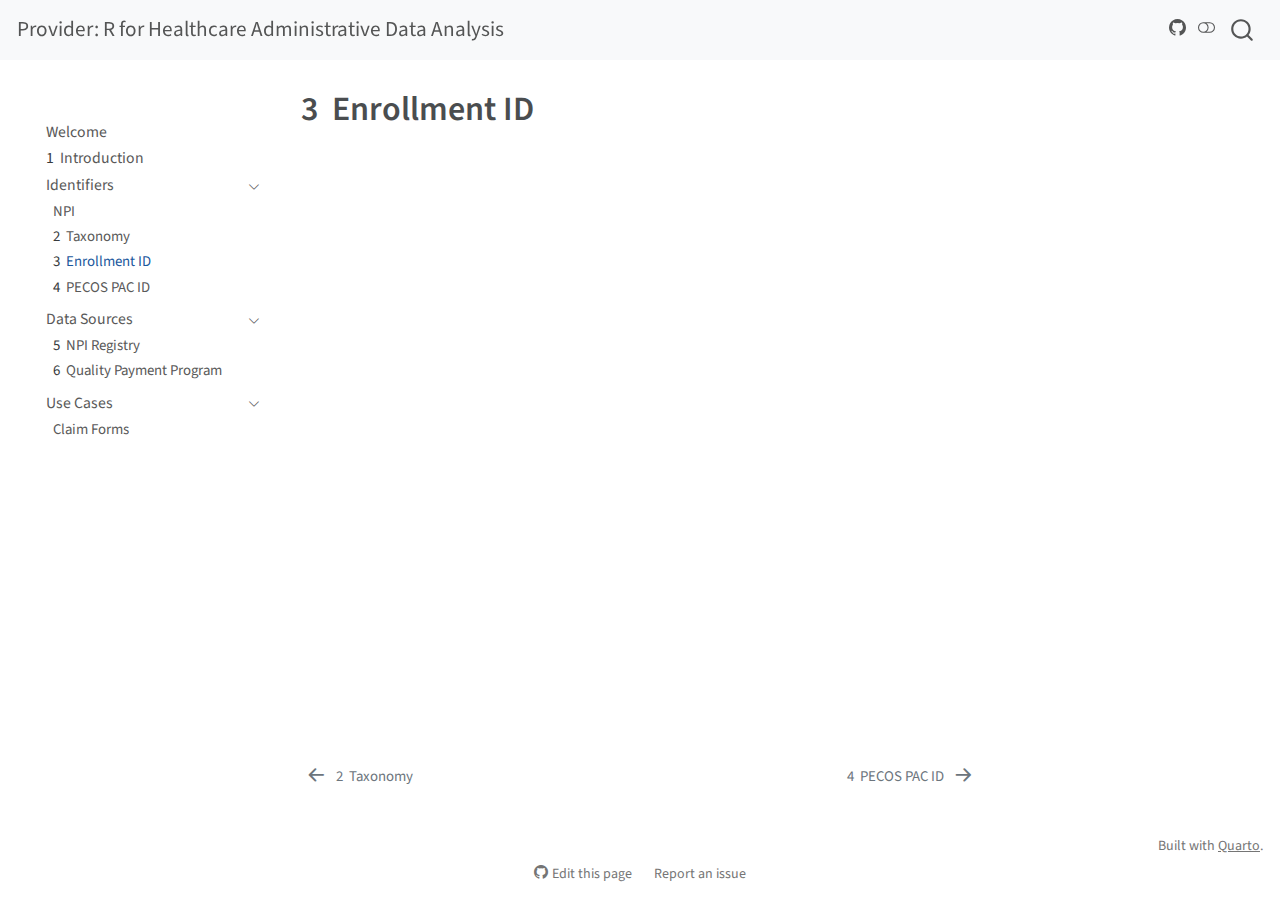
<file: docs/enroll_id.html>
<!DOCTYPE html>
<html xmlns="http://www.w3.org/1999/xhtml" lang="en" xml:lang="en"><head>

<meta charset="utf-8">
<meta name="generator" content="quarto-1.3.433">

<meta name="viewport" content="width=device-width, initial-scale=1.0, user-scalable=yes">


<title>Provider: R for Healthcare Administrative Data Analysis - 3&nbsp; Enrollment ID</title>
<style>
code{white-space: pre-wrap;}
span.smallcaps{font-variant: small-caps;}
div.columns{display: flex; gap: min(4vw, 1.5em);}
div.column{flex: auto; overflow-x: auto;}
div.hanging-indent{margin-left: 1.5em; text-indent: -1.5em;}
ul.task-list{list-style: none;}
ul.task-list li input[type="checkbox"] {
  width: 0.8em;
  margin: 0 0.8em 0.2em -1em; /* quarto-specific, see https://github.com/quarto-dev/quarto-cli/issues/4556 */ 
  vertical-align: middle;
}
</style>


<script src="site_libs/quarto-nav/quarto-nav.js"></script>
<script src="site_libs/clipboard/clipboard.min.js"></script>
<script src="site_libs/quarto-search/autocomplete.umd.js"></script>
<script src="site_libs/quarto-search/fuse.min.js"></script>
<script src="site_libs/quarto-search/quarto-search.js"></script>
<meta name="quarto:offset" content="./">
<link href="./pecos.html" rel="next">
<link href="./taxonomy.html" rel="prev">
<script src="site_libs/quarto-html/quarto.js"></script>
<script src="site_libs/quarto-html/popper.min.js"></script>
<script src="site_libs/quarto-html/tippy.umd.min.js"></script>
<script src="site_libs/quarto-html/anchor.min.js"></script>
<link href="site_libs/quarto-html/tippy.css" rel="stylesheet">
<link href="site_libs/quarto-html/quarto-syntax-highlighting.css" rel="stylesheet" class="quarto-color-scheme" id="quarto-text-highlighting-styles">
<link href="site_libs/quarto-html/quarto-syntax-highlighting-dark.css" rel="prefetch" class="quarto-color-scheme quarto-color-alternate" id="quarto-text-highlighting-styles">
<script src="site_libs/bootstrap/bootstrap.min.js"></script>
<link href="site_libs/bootstrap/bootstrap-icons.css" rel="stylesheet">
<link href="site_libs/bootstrap/bootstrap.min.css" rel="stylesheet" class="quarto-color-scheme" id="quarto-bootstrap" data-mode="light">
<link href="site_libs/bootstrap/bootstrap-dark.min.css" rel="prefetch" class="quarto-color-scheme quarto-color-alternate" id="quarto-bootstrap" data-mode="dark">
<script id="quarto-search-options" type="application/json">{
  "location": "navbar",
  "copy-button": false,
  "collapse-after": 3,
  "panel-placement": "end",
  "type": "overlay",
  "limit": 20,
  "language": {
    "search-no-results-text": "No results",
    "search-matching-documents-text": "matching documents",
    "search-copy-link-title": "Copy link to search",
    "search-hide-matches-text": "Hide additional matches",
    "search-more-match-text": "more match in this document",
    "search-more-matches-text": "more matches in this document",
    "search-clear-button-title": "Clear",
    "search-detached-cancel-button-title": "Cancel",
    "search-submit-button-title": "Submit",
    "search-label": "Search"
  }
}</script>


<meta property="og:title" content="Provider: R for Healthcare Administrative Data Analysis - 3&nbsp; Enrollment ID">
<meta property="og:site-name" content="Provider: R for Healthcare Administrative Data Analysis">
<meta name="twitter:title" content="Provider: R for Healthcare Administrative Data Analysis - 3&nbsp; Enrollment ID">
<meta name="twitter:creator" content="@aabrucehimni">
<meta name="twitter:card" content="summary">
</head>

<body class="nav-sidebar floating nav-fixed">

<div id="quarto-search-results"></div>
  <header id="quarto-header" class="headroom fixed-top">
    <nav class="navbar navbar-expand-lg navbar-dark ">
      <div class="navbar-container container-fluid">
      <div class="navbar-brand-container">
    <a class="navbar-brand" href="./index.html">
    <span class="navbar-title">Provider: R for Healthcare Administrative Data Analysis</span>
    </a>
  </div>
        <div class="quarto-navbar-tools ms-auto">
    <a href="https://github.com/andrewallenbruce/provider_book" rel="" title="Source Code" class="quarto-navigation-tool px-1" aria-label="Source Code"><i class="bi bi-github"></i></a>
  <a href="" class="quarto-color-scheme-toggle quarto-navigation-tool  px-1" onclick="window.quartoToggleColorScheme(); return false;" title="Toggle dark mode"><i class="bi"></i></a>
</div>
          <div id="quarto-search" class="" title="Search"></div>
      </div> <!-- /container-fluid -->
    </nav>
  <nav class="quarto-secondary-nav">
    <div class="container-fluid d-flex">
      <button type="button" class="quarto-btn-toggle btn" data-bs-toggle="collapse" data-bs-target="#quarto-sidebar,#quarto-sidebar-glass" aria-controls="quarto-sidebar" aria-expanded="false" aria-label="Toggle sidebar navigation" onclick="if (window.quartoToggleHeadroom) { window.quartoToggleHeadroom(); }">
        <i class="bi bi-layout-text-sidebar-reverse"></i>
      </button>
      <nav class="quarto-page-breadcrumbs" aria-label="breadcrumb"><ol class="breadcrumb"><li class="breadcrumb-item"><a href="./npi.html">Identifiers</a></li><li class="breadcrumb-item"><a href="./enroll_id.html"><span class="chapter-number">3</span>&nbsp; <span class="chapter-title">Enrollment ID</span></a></li></ol></nav>
      <a class="flex-grow-1" role="button" data-bs-toggle="collapse" data-bs-target="#quarto-sidebar,#quarto-sidebar-glass" aria-controls="quarto-sidebar" aria-expanded="false" aria-label="Toggle sidebar navigation" onclick="if (window.quartoToggleHeadroom) { window.quartoToggleHeadroom(); }">      
      </a>
      <button type="button" class="btn quarto-search-button" aria-label="" onclick="window.quartoOpenSearch();">
        <i class="bi bi-search"></i>
      </button>
    </div>
  </nav>
</header>
<!-- content -->
<div id="quarto-content" class="quarto-container page-columns page-rows-contents page-layout-article page-navbar">
<!-- sidebar -->
  <nav id="quarto-sidebar" class="sidebar collapse collapse-horizontal sidebar-navigation floating overflow-auto">
        <div class="mt-2 flex-shrink-0 align-items-center">
        <div class="sidebar-search">
        <div id="quarto-search" class="" title="Search"></div>
        </div>
        </div>
    <div class="sidebar-menu-container"> 
    <ul class="list-unstyled mt-1">
        <li class="sidebar-item">
  <div class="sidebar-item-container"> 
  <a href="./index.html" class="sidebar-item-text sidebar-link">
 <span class="menu-text">Welcome</span></a>
  </div>
</li>
        <li class="sidebar-item">
  <div class="sidebar-item-container"> 
  <a href="./intro.html" class="sidebar-item-text sidebar-link">
 <span class="menu-text"><span class="chapter-number">1</span>&nbsp; <span class="chapter-title">Introduction</span></span></a>
  </div>
</li>
        <li class="sidebar-item sidebar-item-section">
      <div class="sidebar-item-container"> 
            <a class="sidebar-item-text sidebar-link text-start" data-bs-toggle="collapse" data-bs-target="#quarto-sidebar-section-1" aria-expanded="true">
 <span class="menu-text">Identifiers</span></a>
          <a class="sidebar-item-toggle text-start" data-bs-toggle="collapse" data-bs-target="#quarto-sidebar-section-1" aria-expanded="true" aria-label="Toggle section">
            <i class="bi bi-chevron-right ms-2"></i>
          </a> 
      </div>
      <ul id="quarto-sidebar-section-1" class="collapse list-unstyled sidebar-section depth1 show">  
          <li class="sidebar-item">
  <div class="sidebar-item-container"> 
  <a href="./npi.html" class="sidebar-item-text sidebar-link">
 <span class="menu-text">NPI</span></a>
  </div>
</li>
          <li class="sidebar-item">
  <div class="sidebar-item-container"> 
  <a href="./taxonomy.html" class="sidebar-item-text sidebar-link">
 <span class="menu-text"><span class="chapter-number">2</span>&nbsp; <span class="chapter-title">Taxonomy</span></span></a>
  </div>
</li>
          <li class="sidebar-item">
  <div class="sidebar-item-container"> 
  <a href="./enroll_id.html" class="sidebar-item-text sidebar-link active">
 <span class="menu-text"><span class="chapter-number">3</span>&nbsp; <span class="chapter-title">Enrollment ID</span></span></a>
  </div>
</li>
          <li class="sidebar-item">
  <div class="sidebar-item-container"> 
  <a href="./pecos.html" class="sidebar-item-text sidebar-link">
 <span class="menu-text"><span class="chapter-number">4</span>&nbsp; <span class="chapter-title">PECOS PAC ID</span></span></a>
  </div>
</li>
      </ul>
  </li>
        <li class="sidebar-item sidebar-item-section">
      <div class="sidebar-item-container"> 
            <a class="sidebar-item-text sidebar-link text-start" data-bs-toggle="collapse" data-bs-target="#quarto-sidebar-section-2" aria-expanded="true">
 <span class="menu-text">Data Sources</span></a>
          <a class="sidebar-item-toggle text-start" data-bs-toggle="collapse" data-bs-target="#quarto-sidebar-section-2" aria-expanded="true" aria-label="Toggle section">
            <i class="bi bi-chevron-right ms-2"></i>
          </a> 
      </div>
      <ul id="quarto-sidebar-section-2" class="collapse list-unstyled sidebar-section depth1 show">  
          <li class="sidebar-item">
  <div class="sidebar-item-container"> 
  <a href="./nppes.html" class="sidebar-item-text sidebar-link">
 <span class="menu-text"><span class="chapter-number">5</span>&nbsp; <span class="chapter-title">NPI Registry</span></span></a>
  </div>
</li>
          <li class="sidebar-item">
  <div class="sidebar-item-container"> 
  <a href="./qpp.html" class="sidebar-item-text sidebar-link">
 <span class="menu-text"><span class="chapter-number">6</span>&nbsp; <span class="chapter-title">Quality Payment Program</span></span></a>
  </div>
</li>
      </ul>
  </li>
        <li class="sidebar-item sidebar-item-section">
      <div class="sidebar-item-container"> 
            <a class="sidebar-item-text sidebar-link text-start" data-bs-toggle="collapse" data-bs-target="#quarto-sidebar-section-3" aria-expanded="true">
 <span class="menu-text">Use Cases</span></a>
          <a class="sidebar-item-toggle text-start" data-bs-toggle="collapse" data-bs-target="#quarto-sidebar-section-3" aria-expanded="true" aria-label="Toggle section">
            <i class="bi bi-chevron-right ms-2"></i>
          </a> 
      </div>
      <ul id="quarto-sidebar-section-3" class="collapse list-unstyled sidebar-section depth1 show">  
          <li class="sidebar-item">
  <div class="sidebar-item-container"> 
  <a href="./claims_forms.html" class="sidebar-item-text sidebar-link">
 <span class="menu-text">Claim Forms</span></a>
  </div>
</li>
      </ul>
  </li>
    </ul>
    </div>
</nav>
<div id="quarto-sidebar-glass" data-bs-toggle="collapse" data-bs-target="#quarto-sidebar,#quarto-sidebar-glass"></div>
<!-- margin-sidebar -->
    <div id="quarto-margin-sidebar" class="sidebar margin-sidebar">
        
    </div>
<!-- main -->
<main class="content" id="quarto-document-content">

<header id="title-block-header" class="quarto-title-block default">
<div class="quarto-title">
<h1 class="title"><span class="chapter-number">3</span>&nbsp; <span class="chapter-title">Enrollment ID</span></h1>
</div>



<div class="quarto-title-meta">

    
  
    
  </div>
  

</header>




</main> <!-- /main -->
<script id="quarto-html-after-body" type="application/javascript">
window.document.addEventListener("DOMContentLoaded", function (event) {
  const toggleBodyColorMode = (bsSheetEl) => {
    const mode = bsSheetEl.getAttribute("data-mode");
    const bodyEl = window.document.querySelector("body");
    if (mode === "dark") {
      bodyEl.classList.add("quarto-dark");
      bodyEl.classList.remove("quarto-light");
    } else {
      bodyEl.classList.add("quarto-light");
      bodyEl.classList.remove("quarto-dark");
    }
  }
  const toggleBodyColorPrimary = () => {
    const bsSheetEl = window.document.querySelector("link#quarto-bootstrap");
    if (bsSheetEl) {
      toggleBodyColorMode(bsSheetEl);
    }
  }
  toggleBodyColorPrimary();  
  const disableStylesheet = (stylesheets) => {
    for (let i=0; i < stylesheets.length; i++) {
      const stylesheet = stylesheets[i];
      stylesheet.rel = 'prefetch';
    }
  }
  const enableStylesheet = (stylesheets) => {
    for (let i=0; i < stylesheets.length; i++) {
      const stylesheet = stylesheets[i];
      stylesheet.rel = 'stylesheet';
    }
  }
  const manageTransitions = (selector, allowTransitions) => {
    const els = window.document.querySelectorAll(selector);
    for (let i=0; i < els.length; i++) {
      const el = els[i];
      if (allowTransitions) {
        el.classList.remove('notransition');
      } else {
        el.classList.add('notransition');
      }
    }
  }
  const toggleColorMode = (alternate) => {
    // Switch the stylesheets
    const alternateStylesheets = window.document.querySelectorAll('link.quarto-color-scheme.quarto-color-alternate');
    manageTransitions('#quarto-margin-sidebar .nav-link', false);
    if (alternate) {
      enableStylesheet(alternateStylesheets);
      for (const sheetNode of alternateStylesheets) {
        if (sheetNode.id === "quarto-bootstrap") {
          toggleBodyColorMode(sheetNode);
        }
      }
    } else {
      disableStylesheet(alternateStylesheets);
      toggleBodyColorPrimary();
    }
    manageTransitions('#quarto-margin-sidebar .nav-link', true);
    // Switch the toggles
    const toggles = window.document.querySelectorAll('.quarto-color-scheme-toggle');
    for (let i=0; i < toggles.length; i++) {
      const toggle = toggles[i];
      if (toggle) {
        if (alternate) {
          toggle.classList.add("alternate");     
        } else {
          toggle.classList.remove("alternate");
        }
      }
    }
    // Hack to workaround the fact that safari doesn't
    // properly recolor the scrollbar when toggling (#1455)
    if (navigator.userAgent.indexOf('Safari') > 0 && navigator.userAgent.indexOf('Chrome') == -1) {
      manageTransitions("body", false);
      window.scrollTo(0, 1);
      setTimeout(() => {
        window.scrollTo(0, 0);
        manageTransitions("body", true);
      }, 40);  
    }
  }
  const isFileUrl = () => { 
    return window.location.protocol === 'file:';
  }
  const hasAlternateSentinel = () => {  
    let styleSentinel = getColorSchemeSentinel();
    if (styleSentinel !== null) {
      return styleSentinel === "alternate";
    } else {
      return false;
    }
  }
  const setStyleSentinel = (alternate) => {
    const value = alternate ? "alternate" : "default";
    if (!isFileUrl()) {
      window.localStorage.setItem("quarto-color-scheme", value);
    } else {
      localAlternateSentinel = value;
    }
  }
  const getColorSchemeSentinel = () => {
    if (!isFileUrl()) {
      const storageValue = window.localStorage.getItem("quarto-color-scheme");
      return storageValue != null ? storageValue : localAlternateSentinel;
    } else {
      return localAlternateSentinel;
    }
  }
  let localAlternateSentinel = 'default';
  // Dark / light mode switch
  window.quartoToggleColorScheme = () => {
    // Read the current dark / light value 
    let toAlternate = !hasAlternateSentinel();
    toggleColorMode(toAlternate);
    setStyleSentinel(toAlternate);
  };
  // Ensure there is a toggle, if there isn't float one in the top right
  if (window.document.querySelector('.quarto-color-scheme-toggle') === null) {
    const a = window.document.createElement('a');
    a.classList.add('top-right');
    a.classList.add('quarto-color-scheme-toggle');
    a.href = "";
    a.onclick = function() { try { window.quartoToggleColorScheme(); } catch {} return false; };
    const i = window.document.createElement("i");
    i.classList.add('bi');
    a.appendChild(i);
    window.document.body.appendChild(a);
  }
  // Switch to dark mode if need be
  if (hasAlternateSentinel()) {
    toggleColorMode(true);
  } else {
    toggleColorMode(false);
  }
  const icon = "";
  const anchorJS = new window.AnchorJS();
  anchorJS.options = {
    placement: 'right',
    icon: icon
  };
  anchorJS.add('.anchored');
  const isCodeAnnotation = (el) => {
    for (const clz of el.classList) {
      if (clz.startsWith('code-annotation-')) {                     
        return true;
      }
    }
    return false;
  }
  const clipboard = new window.ClipboardJS('.code-copy-button', {
    text: function(trigger) {
      const codeEl = trigger.previousElementSibling.cloneNode(true);
      for (const childEl of codeEl.children) {
        if (isCodeAnnotation(childEl)) {
          childEl.remove();
        }
      }
      return codeEl.innerText;
    }
  });
  clipboard.on('success', function(e) {
    // button target
    const button = e.trigger;
    // don't keep focus
    button.blur();
    // flash "checked"
    button.classList.add('code-copy-button-checked');
    var currentTitle = button.getAttribute("title");
    button.setAttribute("title", "Copied!");
    let tooltip;
    if (window.bootstrap) {
      button.setAttribute("data-bs-toggle", "tooltip");
      button.setAttribute("data-bs-placement", "left");
      button.setAttribute("data-bs-title", "Copied!");
      tooltip = new bootstrap.Tooltip(button, 
        { trigger: "manual", 
          customClass: "code-copy-button-tooltip",
          offset: [0, -8]});
      tooltip.show();    
    }
    setTimeout(function() {
      if (tooltip) {
        tooltip.hide();
        button.removeAttribute("data-bs-title");
        button.removeAttribute("data-bs-toggle");
        button.removeAttribute("data-bs-placement");
      }
      button.setAttribute("title", currentTitle);
      button.classList.remove('code-copy-button-checked');
    }, 1000);
    // clear code selection
    e.clearSelection();
  });
  function tippyHover(el, contentFn) {
    const config = {
      allowHTML: true,
      content: contentFn,
      maxWidth: 500,
      delay: 100,
      arrow: false,
      appendTo: function(el) {
          return el.parentElement;
      },
      interactive: true,
      interactiveBorder: 10,
      theme: 'quarto',
      placement: 'bottom-start'
    };
    window.tippy(el, config); 
  }
  const noterefs = window.document.querySelectorAll('a[role="doc-noteref"]');
  for (var i=0; i<noterefs.length; i++) {
    const ref = noterefs[i];
    tippyHover(ref, function() {
      // use id or data attribute instead here
      let href = ref.getAttribute('data-footnote-href') || ref.getAttribute('href');
      try { href = new URL(href).hash; } catch {}
      const id = href.replace(/^#\/?/, "");
      const note = window.document.getElementById(id);
      return note.innerHTML;
    });
  }
      let selectedAnnoteEl;
      const selectorForAnnotation = ( cell, annotation) => {
        let cellAttr = 'data-code-cell="' + cell + '"';
        let lineAttr = 'data-code-annotation="' +  annotation + '"';
        const selector = 'span[' + cellAttr + '][' + lineAttr + ']';
        return selector;
      }
      const selectCodeLines = (annoteEl) => {
        const doc = window.document;
        const targetCell = annoteEl.getAttribute("data-target-cell");
        const targetAnnotation = annoteEl.getAttribute("data-target-annotation");
        const annoteSpan = window.document.querySelector(selectorForAnnotation(targetCell, targetAnnotation));
        const lines = annoteSpan.getAttribute("data-code-lines").split(",");
        const lineIds = lines.map((line) => {
          return targetCell + "-" + line;
        })
        let top = null;
        let height = null;
        let parent = null;
        if (lineIds.length > 0) {
            //compute the position of the single el (top and bottom and make a div)
            const el = window.document.getElementById(lineIds[0]);
            top = el.offsetTop;
            height = el.offsetHeight;
            parent = el.parentElement.parentElement;
          if (lineIds.length > 1) {
            const lastEl = window.document.getElementById(lineIds[lineIds.length - 1]);
            const bottom = lastEl.offsetTop + lastEl.offsetHeight;
            height = bottom - top;
          }
          if (top !== null && height !== null && parent !== null) {
            // cook up a div (if necessary) and position it 
            let div = window.document.getElementById("code-annotation-line-highlight");
            if (div === null) {
              div = window.document.createElement("div");
              div.setAttribute("id", "code-annotation-line-highlight");
              div.style.position = 'absolute';
              parent.appendChild(div);
            }
            div.style.top = top - 2 + "px";
            div.style.height = height + 4 + "px";
            let gutterDiv = window.document.getElementById("code-annotation-line-highlight-gutter");
            if (gutterDiv === null) {
              gutterDiv = window.document.createElement("div");
              gutterDiv.setAttribute("id", "code-annotation-line-highlight-gutter");
              gutterDiv.style.position = 'absolute';
              const codeCell = window.document.getElementById(targetCell);
              const gutter = codeCell.querySelector('.code-annotation-gutter');
              gutter.appendChild(gutterDiv);
            }
            gutterDiv.style.top = top - 2 + "px";
            gutterDiv.style.height = height + 4 + "px";
          }
          selectedAnnoteEl = annoteEl;
        }
      };
      const unselectCodeLines = () => {
        const elementsIds = ["code-annotation-line-highlight", "code-annotation-line-highlight-gutter"];
        elementsIds.forEach((elId) => {
          const div = window.document.getElementById(elId);
          if (div) {
            div.remove();
          }
        });
        selectedAnnoteEl = undefined;
      };
      // Attach click handler to the DT
      const annoteDls = window.document.querySelectorAll('dt[data-target-cell]');
      for (const annoteDlNode of annoteDls) {
        annoteDlNode.addEventListener('click', (event) => {
          const clickedEl = event.target;
          if (clickedEl !== selectedAnnoteEl) {
            unselectCodeLines();
            const activeEl = window.document.querySelector('dt[data-target-cell].code-annotation-active');
            if (activeEl) {
              activeEl.classList.remove('code-annotation-active');
            }
            selectCodeLines(clickedEl);
            clickedEl.classList.add('code-annotation-active');
          } else {
            // Unselect the line
            unselectCodeLines();
            clickedEl.classList.remove('code-annotation-active');
          }
        });
      }
  const findCites = (el) => {
    const parentEl = el.parentElement;
    if (parentEl) {
      const cites = parentEl.dataset.cites;
      if (cites) {
        return {
          el,
          cites: cites.split(' ')
        };
      } else {
        return findCites(el.parentElement)
      }
    } else {
      return undefined;
    }
  };
  var bibliorefs = window.document.querySelectorAll('a[role="doc-biblioref"]');
  for (var i=0; i<bibliorefs.length; i++) {
    const ref = bibliorefs[i];
    const citeInfo = findCites(ref);
    if (citeInfo) {
      tippyHover(citeInfo.el, function() {
        var popup = window.document.createElement('div');
        citeInfo.cites.forEach(function(cite) {
          var citeDiv = window.document.createElement('div');
          citeDiv.classList.add('hanging-indent');
          citeDiv.classList.add('csl-entry');
          var biblioDiv = window.document.getElementById('ref-' + cite);
          if (biblioDiv) {
            citeDiv.innerHTML = biblioDiv.innerHTML;
          }
          popup.appendChild(citeDiv);
        });
        return popup.innerHTML;
      });
    }
  }
});
</script>
<nav class="page-navigation">
  <div class="nav-page nav-page-previous">
      <a href="./taxonomy.html" class="pagination-link">
        <i class="bi bi-arrow-left-short"></i> <span class="nav-page-text"><span class="chapter-number">2</span>&nbsp; <span class="chapter-title">Taxonomy</span></span>
      </a>          
  </div>
  <div class="nav-page nav-page-next">
      <a href="./pecos.html" class="pagination-link">
        <span class="nav-page-text"><span class="chapter-number">4</span>&nbsp; <span class="chapter-title">PECOS PAC ID</span></span> <i class="bi bi-arrow-right-short"></i>
      </a>
  </div>
</nav>
</div> <!-- /content -->
<footer class="footer">
  <div class="nav-footer">
    <div class="nav-footer-left">
      &nbsp;
    </div>   
    <div class="nav-footer-center">
      &nbsp;
    <div class="toc-actions"><div><i class="bi bi-github"></i></div><div class="action-links"><p><a href="https://github.com/andrewallenbruce/provider_book/edit/main/enroll_id.qmd" class="toc-action">Edit this page</a></p><p><a href="https://github.com/andrewallenbruce/provider_book/issues/new" class="toc-action">Report an issue</a></p></div></div></div>
    <div class="nav-footer-right">Built with <a href="https://quarto.org/">Quarto</a>.</div>
  </div>
</footer>



</body></html>
</file>
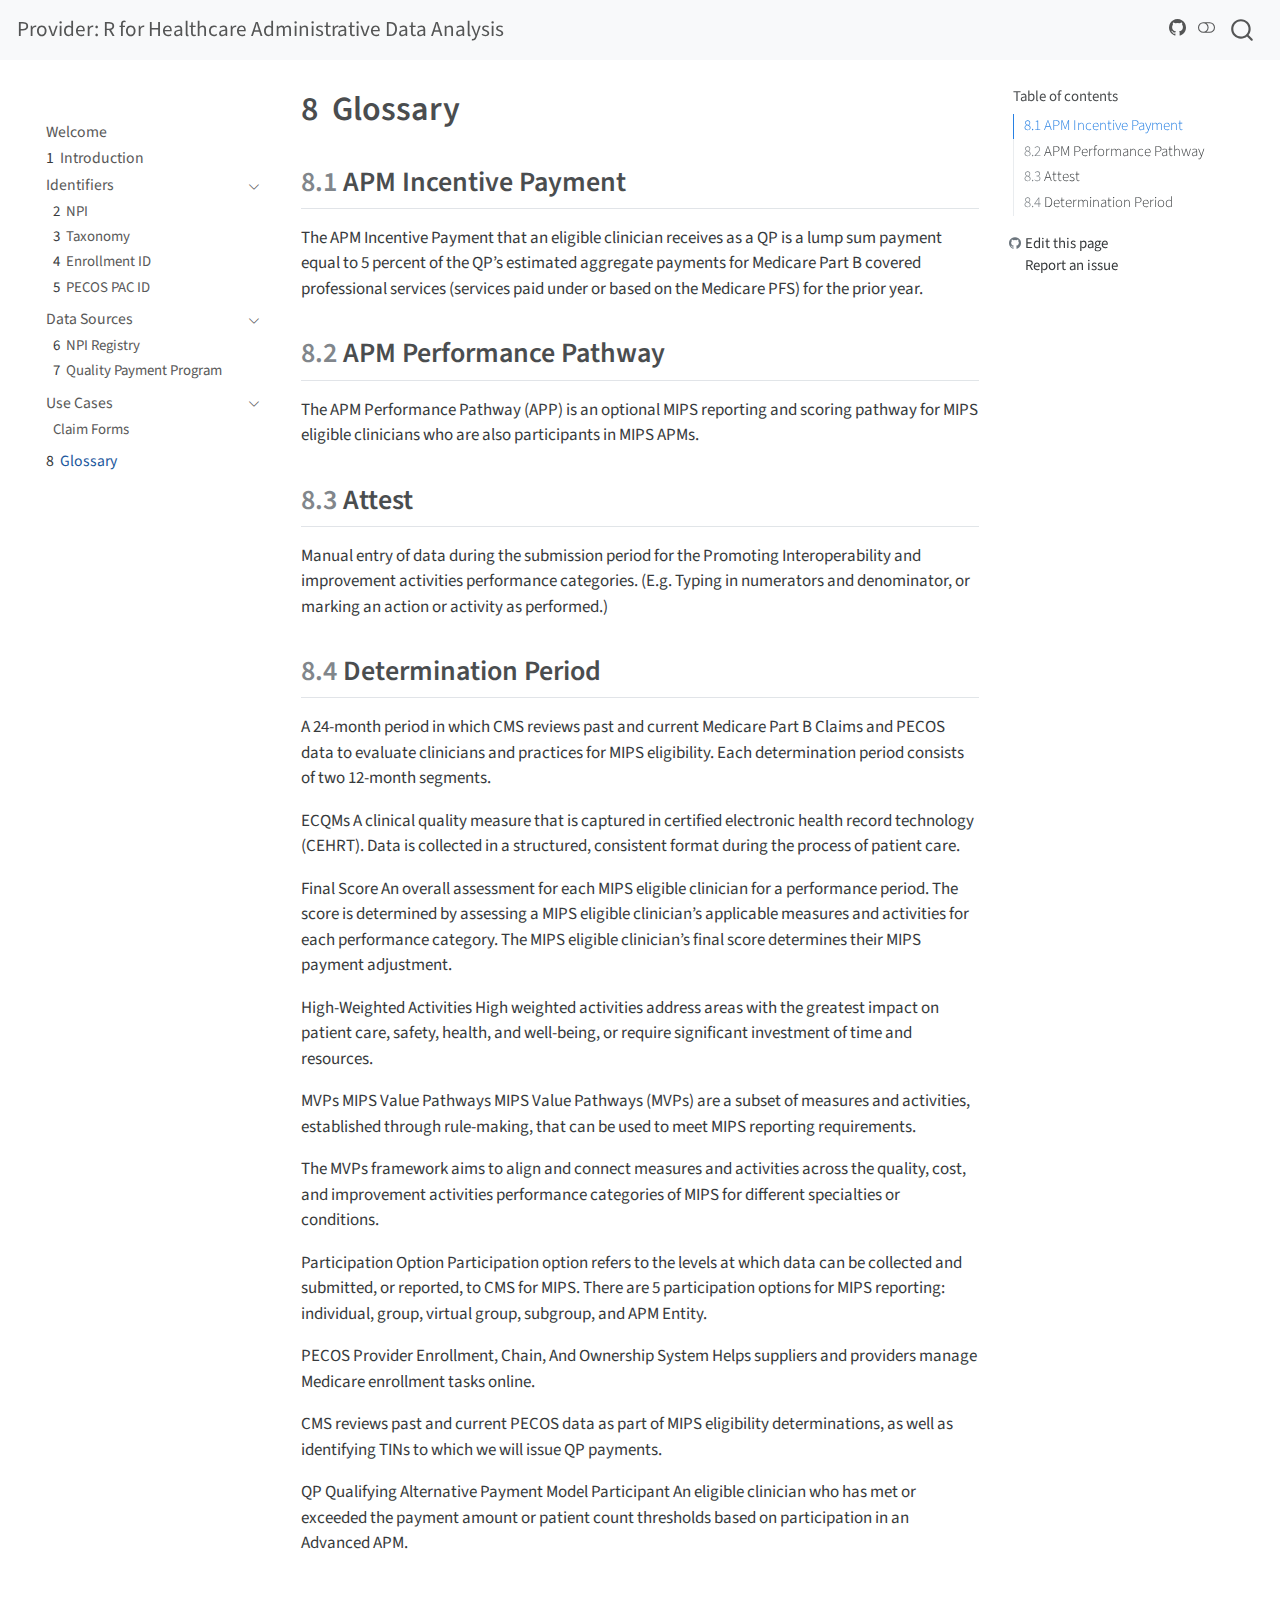
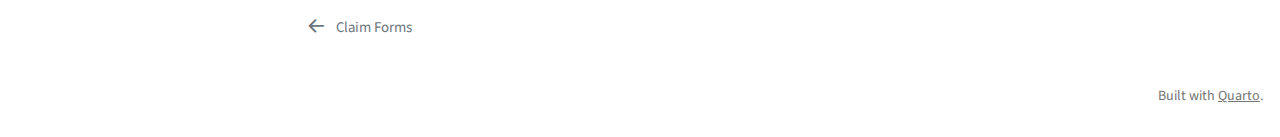
<file: docs/glossary.html>
<!DOCTYPE html>
<html xmlns="http://www.w3.org/1999/xhtml" lang="en" xml:lang="en"><head>

<meta charset="utf-8">
<meta name="generator" content="quarto-1.3.433">

<meta name="viewport" content="width=device-width, initial-scale=1.0, user-scalable=yes">


<title>Provider: R for Healthcare Administrative Data Analysis - 8&nbsp; Glossary</title>
<style>
code{white-space: pre-wrap;}
span.smallcaps{font-variant: small-caps;}
div.columns{display: flex; gap: min(4vw, 1.5em);}
div.column{flex: auto; overflow-x: auto;}
div.hanging-indent{margin-left: 1.5em; text-indent: -1.5em;}
ul.task-list{list-style: none;}
ul.task-list li input[type="checkbox"] {
  width: 0.8em;
  margin: 0 0.8em 0.2em -1em; /* quarto-specific, see https://github.com/quarto-dev/quarto-cli/issues/4556 */ 
  vertical-align: middle;
}
</style>


<script src="site_libs/quarto-nav/quarto-nav.js"></script>
<script src="site_libs/clipboard/clipboard.min.js"></script>
<script src="site_libs/quarto-search/autocomplete.umd.js"></script>
<script src="site_libs/quarto-search/fuse.min.js"></script>
<script src="site_libs/quarto-search/quarto-search.js"></script>
<meta name="quarto:offset" content="./">
<link href="./claims_forms.html" rel="prev">
<script src="site_libs/quarto-html/quarto.js"></script>
<script src="site_libs/quarto-html/popper.min.js"></script>
<script src="site_libs/quarto-html/tippy.umd.min.js"></script>
<script src="site_libs/quarto-html/anchor.min.js"></script>
<link href="site_libs/quarto-html/tippy.css" rel="stylesheet">
<link href="site_libs/quarto-html/quarto-syntax-highlighting.css" rel="stylesheet" class="quarto-color-scheme" id="quarto-text-highlighting-styles">
<link href="site_libs/quarto-html/quarto-syntax-highlighting-dark.css" rel="prefetch" class="quarto-color-scheme quarto-color-alternate" id="quarto-text-highlighting-styles">
<script src="site_libs/bootstrap/bootstrap.min.js"></script>
<link href="site_libs/bootstrap/bootstrap-icons.css" rel="stylesheet">
<link href="site_libs/bootstrap/bootstrap.min.css" rel="stylesheet" class="quarto-color-scheme" id="quarto-bootstrap" data-mode="light">
<link href="site_libs/bootstrap/bootstrap-dark.min.css" rel="prefetch" class="quarto-color-scheme quarto-color-alternate" id="quarto-bootstrap" data-mode="dark">
<script id="quarto-search-options" type="application/json">{
  "location": "navbar",
  "copy-button": false,
  "collapse-after": 3,
  "panel-placement": "end",
  "type": "overlay",
  "limit": 20,
  "language": {
    "search-no-results-text": "No results",
    "search-matching-documents-text": "matching documents",
    "search-copy-link-title": "Copy link to search",
    "search-hide-matches-text": "Hide additional matches",
    "search-more-match-text": "more match in this document",
    "search-more-matches-text": "more matches in this document",
    "search-clear-button-title": "Clear",
    "search-detached-cancel-button-title": "Cancel",
    "search-submit-button-title": "Submit",
    "search-label": "Search"
  }
}</script>


<meta property="og:title" content="Provider: R for Healthcare Administrative Data Analysis - 8&nbsp; Glossary">
<meta property="og:description" content="">
<meta property="og:site-name" content="Provider: R for Healthcare Administrative Data Analysis">
<meta name="twitter:title" content="Provider: R for Healthcare Administrative Data Analysis - 8&nbsp; Glossary">
<meta name="twitter:description" content="">
<meta name="twitter:creator" content="@aabrucehimni">
<meta name="twitter:card" content="summary">
</head>

<body class="nav-sidebar floating nav-fixed">

<div id="quarto-search-results"></div>
  <header id="quarto-header" class="headroom fixed-top">
    <nav class="navbar navbar-expand-lg navbar-dark ">
      <div class="navbar-container container-fluid">
      <div class="navbar-brand-container">
    <a class="navbar-brand" href="./index.html">
    <span class="navbar-title">Provider: R for Healthcare Administrative Data Analysis</span>
    </a>
  </div>
        <div class="quarto-navbar-tools ms-auto">
    <a href="https://github.com/andrewallenbruce/provider_book" rel="" title="Source Code" class="quarto-navigation-tool px-1" aria-label="Source Code"><i class="bi bi-github"></i></a>
  <a href="" class="quarto-color-scheme-toggle quarto-navigation-tool  px-1" onclick="window.quartoToggleColorScheme(); return false;" title="Toggle dark mode"><i class="bi"></i></a>
</div>
          <div id="quarto-search" class="" title="Search"></div>
      </div> <!-- /container-fluid -->
    </nav>
  <nav class="quarto-secondary-nav">
    <div class="container-fluid d-flex">
      <button type="button" class="quarto-btn-toggle btn" data-bs-toggle="collapse" data-bs-target="#quarto-sidebar,#quarto-sidebar-glass" aria-controls="quarto-sidebar" aria-expanded="false" aria-label="Toggle sidebar navigation" onclick="if (window.quartoToggleHeadroom) { window.quartoToggleHeadroom(); }">
        <i class="bi bi-layout-text-sidebar-reverse"></i>
      </button>
      <nav class="quarto-page-breadcrumbs" aria-label="breadcrumb"><ol class="breadcrumb"><li class="breadcrumb-item"><a href="./glossary.html"><span class="chapter-number">8</span>&nbsp; <span class="chapter-title">Glossary</span></a></li></ol></nav>
      <a class="flex-grow-1" role="button" data-bs-toggle="collapse" data-bs-target="#quarto-sidebar,#quarto-sidebar-glass" aria-controls="quarto-sidebar" aria-expanded="false" aria-label="Toggle sidebar navigation" onclick="if (window.quartoToggleHeadroom) { window.quartoToggleHeadroom(); }">      
      </a>
      <button type="button" class="btn quarto-search-button" aria-label="" onclick="window.quartoOpenSearch();">
        <i class="bi bi-search"></i>
      </button>
    </div>
  </nav>
</header>
<!-- content -->
<div id="quarto-content" class="quarto-container page-columns page-rows-contents page-layout-article page-navbar">
<!-- sidebar -->
  <nav id="quarto-sidebar" class="sidebar collapse collapse-horizontal sidebar-navigation floating overflow-auto">
        <div class="mt-2 flex-shrink-0 align-items-center">
        <div class="sidebar-search">
        <div id="quarto-search" class="" title="Search"></div>
        </div>
        </div>
    <div class="sidebar-menu-container"> 
    <ul class="list-unstyled mt-1">
        <li class="sidebar-item">
  <div class="sidebar-item-container"> 
  <a href="./index.html" class="sidebar-item-text sidebar-link">
 <span class="menu-text">Welcome</span></a>
  </div>
</li>
        <li class="sidebar-item">
  <div class="sidebar-item-container"> 
  <a href="./intro.html" class="sidebar-item-text sidebar-link">
 <span class="menu-text"><span class="chapter-number">1</span>&nbsp; <span class="chapter-title">Introduction</span></span></a>
  </div>
</li>
        <li class="sidebar-item sidebar-item-section">
      <div class="sidebar-item-container"> 
            <a class="sidebar-item-text sidebar-link text-start" data-bs-toggle="collapse" data-bs-target="#quarto-sidebar-section-1" aria-expanded="true">
 <span class="menu-text">Identifiers</span></a>
          <a class="sidebar-item-toggle text-start" data-bs-toggle="collapse" data-bs-target="#quarto-sidebar-section-1" aria-expanded="true" aria-label="Toggle section">
            <i class="bi bi-chevron-right ms-2"></i>
          </a> 
      </div>
      <ul id="quarto-sidebar-section-1" class="collapse list-unstyled sidebar-section depth1 show">  
          <li class="sidebar-item">
  <div class="sidebar-item-container"> 
  <a href="./npi.html" class="sidebar-item-text sidebar-link">
 <span class="menu-text"><span class="chapter-number">2</span>&nbsp; <span class="chapter-title">NPI</span></span></a>
  </div>
</li>
          <li class="sidebar-item">
  <div class="sidebar-item-container"> 
  <a href="./taxonomy.html" class="sidebar-item-text sidebar-link">
 <span class="menu-text"><span class="chapter-number">3</span>&nbsp; <span class="chapter-title">Taxonomy</span></span></a>
  </div>
</li>
          <li class="sidebar-item">
  <div class="sidebar-item-container"> 
  <a href="./enroll_id.html" class="sidebar-item-text sidebar-link">
 <span class="menu-text"><span class="chapter-number">4</span>&nbsp; <span class="chapter-title">Enrollment ID</span></span></a>
  </div>
</li>
          <li class="sidebar-item">
  <div class="sidebar-item-container"> 
  <a href="./pecos.html" class="sidebar-item-text sidebar-link">
 <span class="menu-text"><span class="chapter-number">5</span>&nbsp; <span class="chapter-title">PECOS PAC ID</span></span></a>
  </div>
</li>
      </ul>
  </li>
        <li class="sidebar-item sidebar-item-section">
      <div class="sidebar-item-container"> 
            <a class="sidebar-item-text sidebar-link text-start" data-bs-toggle="collapse" data-bs-target="#quarto-sidebar-section-2" aria-expanded="true">
 <span class="menu-text">Data Sources</span></a>
          <a class="sidebar-item-toggle text-start" data-bs-toggle="collapse" data-bs-target="#quarto-sidebar-section-2" aria-expanded="true" aria-label="Toggle section">
            <i class="bi bi-chevron-right ms-2"></i>
          </a> 
      </div>
      <ul id="quarto-sidebar-section-2" class="collapse list-unstyled sidebar-section depth1 show">  
          <li class="sidebar-item">
  <div class="sidebar-item-container"> 
  <a href="./nppes.html" class="sidebar-item-text sidebar-link">
 <span class="menu-text"><span class="chapter-number">6</span>&nbsp; <span class="chapter-title">NPI Registry</span></span></a>
  </div>
</li>
          <li class="sidebar-item">
  <div class="sidebar-item-container"> 
  <a href="./qpp.html" class="sidebar-item-text sidebar-link">
 <span class="menu-text"><span class="chapter-number">7</span>&nbsp; <span class="chapter-title">Quality Payment Program</span></span></a>
  </div>
</li>
      </ul>
  </li>
        <li class="sidebar-item sidebar-item-section">
      <div class="sidebar-item-container"> 
            <a class="sidebar-item-text sidebar-link text-start" data-bs-toggle="collapse" data-bs-target="#quarto-sidebar-section-3" aria-expanded="true">
 <span class="menu-text">Use Cases</span></a>
          <a class="sidebar-item-toggle text-start" data-bs-toggle="collapse" data-bs-target="#quarto-sidebar-section-3" aria-expanded="true" aria-label="Toggle section">
            <i class="bi bi-chevron-right ms-2"></i>
          </a> 
      </div>
      <ul id="quarto-sidebar-section-3" class="collapse list-unstyled sidebar-section depth1 show">  
          <li class="sidebar-item">
  <div class="sidebar-item-container"> 
  <a href="./claims_forms.html" class="sidebar-item-text sidebar-link">
 <span class="menu-text">Claim Forms</span></a>
  </div>
</li>
      </ul>
  </li>
        <li class="sidebar-item">
  <div class="sidebar-item-container"> 
  <a href="./glossary.html" class="sidebar-item-text sidebar-link active">
 <span class="menu-text"><span class="chapter-number">8</span>&nbsp; <span class="chapter-title">Glossary</span></span></a>
  </div>
</li>
    </ul>
    </div>
</nav>
<div id="quarto-sidebar-glass" data-bs-toggle="collapse" data-bs-target="#quarto-sidebar,#quarto-sidebar-glass"></div>
<!-- margin-sidebar -->
    <div id="quarto-margin-sidebar" class="sidebar margin-sidebar">
        <nav id="TOC" role="doc-toc" class="toc-active">
    <h2 id="toc-title">Table of contents</h2>
   
  <ul>
  <li><a href="#apm-incentive-payment" id="toc-apm-incentive-payment" class="nav-link active" data-scroll-target="#apm-incentive-payment"><span class="header-section-number">8.1</span> APM Incentive Payment</a></li>
  <li><a href="#apm-performance-pathway" id="toc-apm-performance-pathway" class="nav-link" data-scroll-target="#apm-performance-pathway"><span class="header-section-number">8.2</span> APM Performance Pathway</a></li>
  <li><a href="#attest" id="toc-attest" class="nav-link" data-scroll-target="#attest"><span class="header-section-number">8.3</span> Attest</a></li>
  <li><a href="#determination-period" id="toc-determination-period" class="nav-link" data-scroll-target="#determination-period"><span class="header-section-number">8.4</span> Determination Period</a></li>
  </ul>
<div class="toc-actions"><div><i class="bi bi-github"></i></div><div class="action-links"><p><a href="https://github.com/andrewallenbruce/provider_book/edit/main/glossary.qmd" class="toc-action">Edit this page</a></p><p><a href="https://github.com/andrewallenbruce/provider_book/issues/new" class="toc-action">Report an issue</a></p></div></div></nav>
    </div>
<!-- main -->
<main class="content" id="quarto-document-content">

<header id="title-block-header" class="quarto-title-block default">
<div class="quarto-title">
<h1 class="title"><span class="chapter-number">8</span>&nbsp; <span class="chapter-title">Glossary</span></h1>
</div>



<div class="quarto-title-meta">

    
  
    
  </div>
  

</header>

<section id="apm-incentive-payment" class="level2" data-number="8.1">
<h2 data-number="8.1" class="anchored" data-anchor-id="apm-incentive-payment"><span class="header-section-number">8.1</span> APM Incentive Payment</h2>
<p>The APM Incentive Payment that an eligible clinician receives as a QP is a lump sum payment equal to 5 percent of the QP’s estimated aggregate payments for Medicare Part B covered professional services (services paid under or based on the Medicare PFS) for the prior year.</p>
</section>
<section id="apm-performance-pathway" class="level2" data-number="8.2">
<h2 data-number="8.2" class="anchored" data-anchor-id="apm-performance-pathway"><span class="header-section-number">8.2</span> APM Performance Pathway</h2>
<p>The APM Performance Pathway (APP) is an optional MIPS reporting and scoring pathway for MIPS eligible clinicians who are also participants in MIPS APMs.</p>
</section>
<section id="attest" class="level2" data-number="8.3">
<h2 data-number="8.3" class="anchored" data-anchor-id="attest"><span class="header-section-number">8.3</span> Attest</h2>
<p>Manual entry of data during the submission period for the Promoting Interoperability and improvement activities performance categories. (E.g. Typing in numerators and denominator, or marking an action or activity as performed.)</p>
</section>
<section id="determination-period" class="level2" data-number="8.4">
<h2 data-number="8.4" class="anchored" data-anchor-id="determination-period"><span class="header-section-number">8.4</span> Determination Period</h2>
<p>A 24-month period in which CMS reviews past and current Medicare Part B Claims and PECOS data to evaluate clinicians and practices for MIPS eligibility. Each determination period consists of two 12-month segments.</p>
<p>ECQMs A clinical quality measure that is captured in certified electronic health record technology (CEHRT). Data is collected in a structured, consistent format during the process of patient care.</p>
<p>Final Score An overall assessment for each MIPS eligible clinician for a performance period. The score is determined by assessing a MIPS eligible clinician’s applicable measures and activities for each performance category. The MIPS eligible clinician’s final score determines their MIPS payment adjustment.</p>
<p>High-Weighted Activities High weighted activities address areas with the greatest impact on patient care, safety, health, and well-being, or require significant investment of time and resources.</p>
<p>MVPs MIPS Value Pathways MIPS Value Pathways (MVPs) are a subset of measures and activities, established through rule-making, that can be used to meet MIPS reporting requirements.</p>
<p>The MVPs framework aims to align and connect measures and activities across the quality, cost, and improvement activities performance categories of MIPS for different specialties or conditions.</p>
<p>Participation Option Participation option refers to the levels at which data can be collected and submitted, or reported, to CMS for MIPS. There are 5 participation options for MIPS reporting: individual, group, virtual group, subgroup, and APM Entity.</p>
<p>PECOS Provider Enrollment, Chain, And Ownership System Helps suppliers and providers manage Medicare enrollment tasks online.</p>
<p>CMS reviews past and current PECOS data as part of MIPS eligibility determinations, as well as identifying TINs to which we will issue QP payments.</p>
<p>QP Qualifying Alternative Payment Model Participant An eligible clinician who has met or exceeded the payment amount or patient count thresholds based on participation in an Advanced APM.</p>


</section>

</main> <!-- /main -->
<script id="quarto-html-after-body" type="application/javascript">
window.document.addEventListener("DOMContentLoaded", function (event) {
  const toggleBodyColorMode = (bsSheetEl) => {
    const mode = bsSheetEl.getAttribute("data-mode");
    const bodyEl = window.document.querySelector("body");
    if (mode === "dark") {
      bodyEl.classList.add("quarto-dark");
      bodyEl.classList.remove("quarto-light");
    } else {
      bodyEl.classList.add("quarto-light");
      bodyEl.classList.remove("quarto-dark");
    }
  }
  const toggleBodyColorPrimary = () => {
    const bsSheetEl = window.document.querySelector("link#quarto-bootstrap");
    if (bsSheetEl) {
      toggleBodyColorMode(bsSheetEl);
    }
  }
  toggleBodyColorPrimary();  
  const disableStylesheet = (stylesheets) => {
    for (let i=0; i < stylesheets.length; i++) {
      const stylesheet = stylesheets[i];
      stylesheet.rel = 'prefetch';
    }
  }
  const enableStylesheet = (stylesheets) => {
    for (let i=0; i < stylesheets.length; i++) {
      const stylesheet = stylesheets[i];
      stylesheet.rel = 'stylesheet';
    }
  }
  const manageTransitions = (selector, allowTransitions) => {
    const els = window.document.querySelectorAll(selector);
    for (let i=0; i < els.length; i++) {
      const el = els[i];
      if (allowTransitions) {
        el.classList.remove('notransition');
      } else {
        el.classList.add('notransition');
      }
    }
  }
  const toggleColorMode = (alternate) => {
    // Switch the stylesheets
    const alternateStylesheets = window.document.querySelectorAll('link.quarto-color-scheme.quarto-color-alternate');
    manageTransitions('#quarto-margin-sidebar .nav-link', false);
    if (alternate) {
      enableStylesheet(alternateStylesheets);
      for (const sheetNode of alternateStylesheets) {
        if (sheetNode.id === "quarto-bootstrap") {
          toggleBodyColorMode(sheetNode);
        }
      }
    } else {
      disableStylesheet(alternateStylesheets);
      toggleBodyColorPrimary();
    }
    manageTransitions('#quarto-margin-sidebar .nav-link', true);
    // Switch the toggles
    const toggles = window.document.querySelectorAll('.quarto-color-scheme-toggle');
    for (let i=0; i < toggles.length; i++) {
      const toggle = toggles[i];
      if (toggle) {
        if (alternate) {
          toggle.classList.add("alternate");     
        } else {
          toggle.classList.remove("alternate");
        }
      }
    }
    // Hack to workaround the fact that safari doesn't
    // properly recolor the scrollbar when toggling (#1455)
    if (navigator.userAgent.indexOf('Safari') > 0 && navigator.userAgent.indexOf('Chrome') == -1) {
      manageTransitions("body", false);
      window.scrollTo(0, 1);
      setTimeout(() => {
        window.scrollTo(0, 0);
        manageTransitions("body", true);
      }, 40);  
    }
  }
  const isFileUrl = () => { 
    return window.location.protocol === 'file:';
  }
  const hasAlternateSentinel = () => {  
    let styleSentinel = getColorSchemeSentinel();
    if (styleSentinel !== null) {
      return styleSentinel === "alternate";
    } else {
      return false;
    }
  }
  const setStyleSentinel = (alternate) => {
    const value = alternate ? "alternate" : "default";
    if (!isFileUrl()) {
      window.localStorage.setItem("quarto-color-scheme", value);
    } else {
      localAlternateSentinel = value;
    }
  }
  const getColorSchemeSentinel = () => {
    if (!isFileUrl()) {
      const storageValue = window.localStorage.getItem("quarto-color-scheme");
      return storageValue != null ? storageValue : localAlternateSentinel;
    } else {
      return localAlternateSentinel;
    }
  }
  let localAlternateSentinel = 'default';
  // Dark / light mode switch
  window.quartoToggleColorScheme = () => {
    // Read the current dark / light value 
    let toAlternate = !hasAlternateSentinel();
    toggleColorMode(toAlternate);
    setStyleSentinel(toAlternate);
  };
  // Ensure there is a toggle, if there isn't float one in the top right
  if (window.document.querySelector('.quarto-color-scheme-toggle') === null) {
    const a = window.document.createElement('a');
    a.classList.add('top-right');
    a.classList.add('quarto-color-scheme-toggle');
    a.href = "";
    a.onclick = function() { try { window.quartoToggleColorScheme(); } catch {} return false; };
    const i = window.document.createElement("i");
    i.classList.add('bi');
    a.appendChild(i);
    window.document.body.appendChild(a);
  }
  // Switch to dark mode if need be
  if (hasAlternateSentinel()) {
    toggleColorMode(true);
  } else {
    toggleColorMode(false);
  }
  const icon = "";
  const anchorJS = new window.AnchorJS();
  anchorJS.options = {
    placement: 'right',
    icon: icon
  };
  anchorJS.add('.anchored');
  const isCodeAnnotation = (el) => {
    for (const clz of el.classList) {
      if (clz.startsWith('code-annotation-')) {                     
        return true;
      }
    }
    return false;
  }
  const clipboard = new window.ClipboardJS('.code-copy-button', {
    text: function(trigger) {
      const codeEl = trigger.previousElementSibling.cloneNode(true);
      for (const childEl of codeEl.children) {
        if (isCodeAnnotation(childEl)) {
          childEl.remove();
        }
      }
      return codeEl.innerText;
    }
  });
  clipboard.on('success', function(e) {
    // button target
    const button = e.trigger;
    // don't keep focus
    button.blur();
    // flash "checked"
    button.classList.add('code-copy-button-checked');
    var currentTitle = button.getAttribute("title");
    button.setAttribute("title", "Copied!");
    let tooltip;
    if (window.bootstrap) {
      button.setAttribute("data-bs-toggle", "tooltip");
      button.setAttribute("data-bs-placement", "left");
      button.setAttribute("data-bs-title", "Copied!");
      tooltip = new bootstrap.Tooltip(button, 
        { trigger: "manual", 
          customClass: "code-copy-button-tooltip",
          offset: [0, -8]});
      tooltip.show();    
    }
    setTimeout(function() {
      if (tooltip) {
        tooltip.hide();
        button.removeAttribute("data-bs-title");
        button.removeAttribute("data-bs-toggle");
        button.removeAttribute("data-bs-placement");
      }
      button.setAttribute("title", currentTitle);
      button.classList.remove('code-copy-button-checked');
    }, 1000);
    // clear code selection
    e.clearSelection();
  });
  function tippyHover(el, contentFn) {
    const config = {
      allowHTML: true,
      content: contentFn,
      maxWidth: 500,
      delay: 100,
      arrow: false,
      appendTo: function(el) {
          return el.parentElement;
      },
      interactive: true,
      interactiveBorder: 10,
      theme: 'quarto',
      placement: 'bottom-start'
    };
    window.tippy(el, config); 
  }
  const noterefs = window.document.querySelectorAll('a[role="doc-noteref"]');
  for (var i=0; i<noterefs.length; i++) {
    const ref = noterefs[i];
    tippyHover(ref, function() {
      // use id or data attribute instead here
      let href = ref.getAttribute('data-footnote-href') || ref.getAttribute('href');
      try { href = new URL(href).hash; } catch {}
      const id = href.replace(/^#\/?/, "");
      const note = window.document.getElementById(id);
      return note.innerHTML;
    });
  }
      let selectedAnnoteEl;
      const selectorForAnnotation = ( cell, annotation) => {
        let cellAttr = 'data-code-cell="' + cell + '"';
        let lineAttr = 'data-code-annotation="' +  annotation + '"';
        const selector = 'span[' + cellAttr + '][' + lineAttr + ']';
        return selector;
      }
      const selectCodeLines = (annoteEl) => {
        const doc = window.document;
        const targetCell = annoteEl.getAttribute("data-target-cell");
        const targetAnnotation = annoteEl.getAttribute("data-target-annotation");
        const annoteSpan = window.document.querySelector(selectorForAnnotation(targetCell, targetAnnotation));
        const lines = annoteSpan.getAttribute("data-code-lines").split(",");
        const lineIds = lines.map((line) => {
          return targetCell + "-" + line;
        })
        let top = null;
        let height = null;
        let parent = null;
        if (lineIds.length > 0) {
            //compute the position of the single el (top and bottom and make a div)
            const el = window.document.getElementById(lineIds[0]);
            top = el.offsetTop;
            height = el.offsetHeight;
            parent = el.parentElement.parentElement;
          if (lineIds.length > 1) {
            const lastEl = window.document.getElementById(lineIds[lineIds.length - 1]);
            const bottom = lastEl.offsetTop + lastEl.offsetHeight;
            height = bottom - top;
          }
          if (top !== null && height !== null && parent !== null) {
            // cook up a div (if necessary) and position it 
            let div = window.document.getElementById("code-annotation-line-highlight");
            if (div === null) {
              div = window.document.createElement("div");
              div.setAttribute("id", "code-annotation-line-highlight");
              div.style.position = 'absolute';
              parent.appendChild(div);
            }
            div.style.top = top - 2 + "px";
            div.style.height = height + 4 + "px";
            let gutterDiv = window.document.getElementById("code-annotation-line-highlight-gutter");
            if (gutterDiv === null) {
              gutterDiv = window.document.createElement("div");
              gutterDiv.setAttribute("id", "code-annotation-line-highlight-gutter");
              gutterDiv.style.position = 'absolute';
              const codeCell = window.document.getElementById(targetCell);
              const gutter = codeCell.querySelector('.code-annotation-gutter');
              gutter.appendChild(gutterDiv);
            }
            gutterDiv.style.top = top - 2 + "px";
            gutterDiv.style.height = height + 4 + "px";
          }
          selectedAnnoteEl = annoteEl;
        }
      };
      const unselectCodeLines = () => {
        const elementsIds = ["code-annotation-line-highlight", "code-annotation-line-highlight-gutter"];
        elementsIds.forEach((elId) => {
          const div = window.document.getElementById(elId);
          if (div) {
            div.remove();
          }
        });
        selectedAnnoteEl = undefined;
      };
      // Attach click handler to the DT
      const annoteDls = window.document.querySelectorAll('dt[data-target-cell]');
      for (const annoteDlNode of annoteDls) {
        annoteDlNode.addEventListener('click', (event) => {
          const clickedEl = event.target;
          if (clickedEl !== selectedAnnoteEl) {
            unselectCodeLines();
            const activeEl = window.document.querySelector('dt[data-target-cell].code-annotation-active');
            if (activeEl) {
              activeEl.classList.remove('code-annotation-active');
            }
            selectCodeLines(clickedEl);
            clickedEl.classList.add('code-annotation-active');
          } else {
            // Unselect the line
            unselectCodeLines();
            clickedEl.classList.remove('code-annotation-active');
          }
        });
      }
  const findCites = (el) => {
    const parentEl = el.parentElement;
    if (parentEl) {
      const cites = parentEl.dataset.cites;
      if (cites) {
        return {
          el,
          cites: cites.split(' ')
        };
      } else {
        return findCites(el.parentElement)
      }
    } else {
      return undefined;
    }
  };
  var bibliorefs = window.document.querySelectorAll('a[role="doc-biblioref"]');
  for (var i=0; i<bibliorefs.length; i++) {
    const ref = bibliorefs[i];
    const citeInfo = findCites(ref);
    if (citeInfo) {
      tippyHover(citeInfo.el, function() {
        var popup = window.document.createElement('div');
        citeInfo.cites.forEach(function(cite) {
          var citeDiv = window.document.createElement('div');
          citeDiv.classList.add('hanging-indent');
          citeDiv.classList.add('csl-entry');
          var biblioDiv = window.document.getElementById('ref-' + cite);
          if (biblioDiv) {
            citeDiv.innerHTML = biblioDiv.innerHTML;
          }
          popup.appendChild(citeDiv);
        });
        return popup.innerHTML;
      });
    }
  }
});
</script>
<nav class="page-navigation">
  <div class="nav-page nav-page-previous">
      <a href="./claims_forms.html" class="pagination-link">
        <i class="bi bi-arrow-left-short"></i> <span class="nav-page-text">Claim Forms</span>
      </a>          
  </div>
  <div class="nav-page nav-page-next">
  </div>
</nav>
</div> <!-- /content -->
<footer class="footer">
  <div class="nav-footer">
    <div class="nav-footer-left">
      &nbsp;
    </div>   
    <div class="nav-footer-center">
      &nbsp;
    </div>
    <div class="nav-footer-right">Built with <a href="https://quarto.org/">Quarto</a>.</div>
  </div>
</footer>



</body></html>
</file>
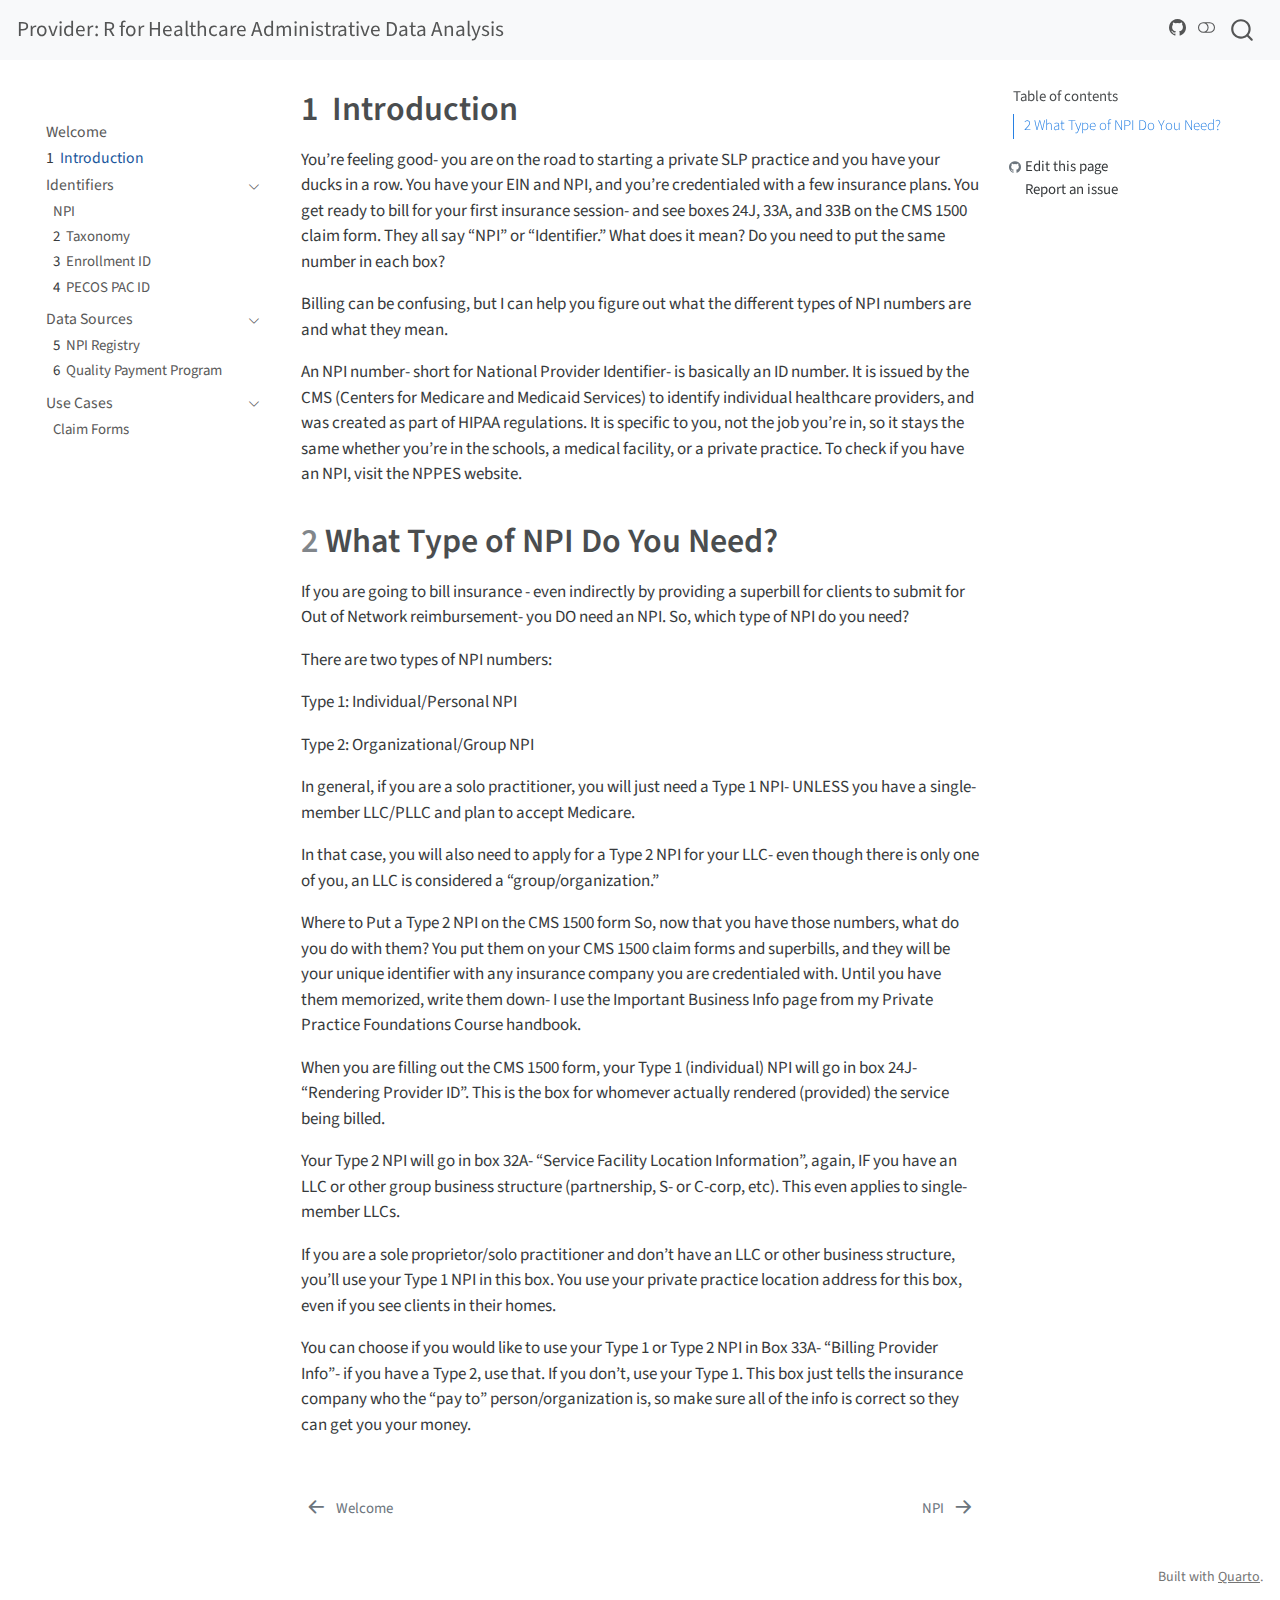
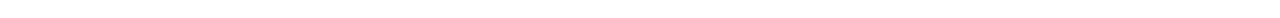
<file: docs/intro.html>
<!DOCTYPE html>
<html xmlns="http://www.w3.org/1999/xhtml" lang="en" xml:lang="en"><head>

<meta charset="utf-8">
<meta name="generator" content="quarto-1.3.433">

<meta name="viewport" content="width=device-width, initial-scale=1.0, user-scalable=yes">


<title>Provider: R for Healthcare Administrative Data Analysis - 1&nbsp; Introduction</title>
<style>
code{white-space: pre-wrap;}
span.smallcaps{font-variant: small-caps;}
div.columns{display: flex; gap: min(4vw, 1.5em);}
div.column{flex: auto; overflow-x: auto;}
div.hanging-indent{margin-left: 1.5em; text-indent: -1.5em;}
ul.task-list{list-style: none;}
ul.task-list li input[type="checkbox"] {
  width: 0.8em;
  margin: 0 0.8em 0.2em -1em; /* quarto-specific, see https://github.com/quarto-dev/quarto-cli/issues/4556 */ 
  vertical-align: middle;
}
</style>


<script src="site_libs/quarto-nav/quarto-nav.js"></script>
<script src="site_libs/clipboard/clipboard.min.js"></script>
<script src="site_libs/quarto-search/autocomplete.umd.js"></script>
<script src="site_libs/quarto-search/fuse.min.js"></script>
<script src="site_libs/quarto-search/quarto-search.js"></script>
<meta name="quarto:offset" content="./">
<link href="./npi.html" rel="next">
<link href="./index.html" rel="prev">
<script src="site_libs/quarto-html/quarto.js"></script>
<script src="site_libs/quarto-html/popper.min.js"></script>
<script src="site_libs/quarto-html/tippy.umd.min.js"></script>
<script src="site_libs/quarto-html/anchor.min.js"></script>
<link href="site_libs/quarto-html/tippy.css" rel="stylesheet">
<link href="site_libs/quarto-html/quarto-syntax-highlighting.css" rel="stylesheet" class="quarto-color-scheme" id="quarto-text-highlighting-styles">
<link href="site_libs/quarto-html/quarto-syntax-highlighting-dark.css" rel="prefetch" class="quarto-color-scheme quarto-color-alternate" id="quarto-text-highlighting-styles">
<script src="site_libs/bootstrap/bootstrap.min.js"></script>
<link href="site_libs/bootstrap/bootstrap-icons.css" rel="stylesheet">
<link href="site_libs/bootstrap/bootstrap.min.css" rel="stylesheet" class="quarto-color-scheme" id="quarto-bootstrap" data-mode="light">
<link href="site_libs/bootstrap/bootstrap-dark.min.css" rel="prefetch" class="quarto-color-scheme quarto-color-alternate" id="quarto-bootstrap" data-mode="dark">
<script id="quarto-search-options" type="application/json">{
  "location": "navbar",
  "copy-button": false,
  "collapse-after": 3,
  "panel-placement": "end",
  "type": "overlay",
  "limit": 20,
  "language": {
    "search-no-results-text": "No results",
    "search-matching-documents-text": "matching documents",
    "search-copy-link-title": "Copy link to search",
    "search-hide-matches-text": "Hide additional matches",
    "search-more-match-text": "more match in this document",
    "search-more-matches-text": "more matches in this document",
    "search-clear-button-title": "Clear",
    "search-detached-cancel-button-title": "Cancel",
    "search-submit-button-title": "Submit",
    "search-label": "Search"
  }
}</script>


<meta property="og:title" content="Provider: R for Healthcare Administrative Data Analysis - 1&nbsp; Introduction">
<meta property="og:description" content="">
<meta property="og:site-name" content="Provider: R for Healthcare Administrative Data Analysis">
<meta name="twitter:title" content="Provider: R for Healthcare Administrative Data Analysis - 1&nbsp; Introduction">
<meta name="twitter:description" content="">
<meta name="twitter:creator" content="@aabrucehimni">
<meta name="twitter:card" content="summary">
</head>

<body class="nav-sidebar floating nav-fixed">

<div id="quarto-search-results"></div>
  <header id="quarto-header" class="headroom fixed-top">
    <nav class="navbar navbar-expand-lg navbar-dark ">
      <div class="navbar-container container-fluid">
      <div class="navbar-brand-container">
    <a class="navbar-brand" href="./index.html">
    <span class="navbar-title">Provider: R for Healthcare Administrative Data Analysis</span>
    </a>
  </div>
        <div class="quarto-navbar-tools ms-auto">
    <a href="https://github.com/andrewallenbruce/provider_book" rel="" title="Source Code" class="quarto-navigation-tool px-1" aria-label="Source Code"><i class="bi bi-github"></i></a>
  <a href="" class="quarto-color-scheme-toggle quarto-navigation-tool  px-1" onclick="window.quartoToggleColorScheme(); return false;" title="Toggle dark mode"><i class="bi"></i></a>
</div>
          <div id="quarto-search" class="" title="Search"></div>
      </div> <!-- /container-fluid -->
    </nav>
  <nav class="quarto-secondary-nav">
    <div class="container-fluid d-flex">
      <button type="button" class="quarto-btn-toggle btn" data-bs-toggle="collapse" data-bs-target="#quarto-sidebar,#quarto-sidebar-glass" aria-controls="quarto-sidebar" aria-expanded="false" aria-label="Toggle sidebar navigation" onclick="if (window.quartoToggleHeadroom) { window.quartoToggleHeadroom(); }">
        <i class="bi bi-layout-text-sidebar-reverse"></i>
      </button>
      <nav class="quarto-page-breadcrumbs" aria-label="breadcrumb"><ol class="breadcrumb"><li class="breadcrumb-item"><a href="./intro.html"><span class="chapter-number">1</span>&nbsp; <span class="chapter-title">Introduction</span></a></li></ol></nav>
      <a class="flex-grow-1" role="button" data-bs-toggle="collapse" data-bs-target="#quarto-sidebar,#quarto-sidebar-glass" aria-controls="quarto-sidebar" aria-expanded="false" aria-label="Toggle sidebar navigation" onclick="if (window.quartoToggleHeadroom) { window.quartoToggleHeadroom(); }">      
      </a>
      <button type="button" class="btn quarto-search-button" aria-label="" onclick="window.quartoOpenSearch();">
        <i class="bi bi-search"></i>
      </button>
    </div>
  </nav>
</header>
<!-- content -->
<div id="quarto-content" class="quarto-container page-columns page-rows-contents page-layout-article page-navbar">
<!-- sidebar -->
  <nav id="quarto-sidebar" class="sidebar collapse collapse-horizontal sidebar-navigation floating overflow-auto">
        <div class="mt-2 flex-shrink-0 align-items-center">
        <div class="sidebar-search">
        <div id="quarto-search" class="" title="Search"></div>
        </div>
        </div>
    <div class="sidebar-menu-container"> 
    <ul class="list-unstyled mt-1">
        <li class="sidebar-item">
  <div class="sidebar-item-container"> 
  <a href="./index.html" class="sidebar-item-text sidebar-link">
 <span class="menu-text">Welcome</span></a>
  </div>
</li>
        <li class="sidebar-item">
  <div class="sidebar-item-container"> 
  <a href="./intro.html" class="sidebar-item-text sidebar-link active">
 <span class="menu-text"><span class="chapter-number">1</span>&nbsp; <span class="chapter-title">Introduction</span></span></a>
  </div>
</li>
        <li class="sidebar-item sidebar-item-section">
      <div class="sidebar-item-container"> 
            <a class="sidebar-item-text sidebar-link text-start" data-bs-toggle="collapse" data-bs-target="#quarto-sidebar-section-1" aria-expanded="true">
 <span class="menu-text">Identifiers</span></a>
          <a class="sidebar-item-toggle text-start" data-bs-toggle="collapse" data-bs-target="#quarto-sidebar-section-1" aria-expanded="true" aria-label="Toggle section">
            <i class="bi bi-chevron-right ms-2"></i>
          </a> 
      </div>
      <ul id="quarto-sidebar-section-1" class="collapse list-unstyled sidebar-section depth1 show">  
          <li class="sidebar-item">
  <div class="sidebar-item-container"> 
  <a href="./npi.html" class="sidebar-item-text sidebar-link">
 <span class="menu-text">NPI</span></a>
  </div>
</li>
          <li class="sidebar-item">
  <div class="sidebar-item-container"> 
  <a href="./taxonomy.html" class="sidebar-item-text sidebar-link">
 <span class="menu-text"><span class="chapter-number">2</span>&nbsp; <span class="chapter-title">Taxonomy</span></span></a>
  </div>
</li>
          <li class="sidebar-item">
  <div class="sidebar-item-container"> 
  <a href="./enroll_id.html" class="sidebar-item-text sidebar-link">
 <span class="menu-text"><span class="chapter-number">3</span>&nbsp; <span class="chapter-title">Enrollment ID</span></span></a>
  </div>
</li>
          <li class="sidebar-item">
  <div class="sidebar-item-container"> 
  <a href="./pecos.html" class="sidebar-item-text sidebar-link">
 <span class="menu-text"><span class="chapter-number">4</span>&nbsp; <span class="chapter-title">PECOS PAC ID</span></span></a>
  </div>
</li>
      </ul>
  </li>
        <li class="sidebar-item sidebar-item-section">
      <div class="sidebar-item-container"> 
            <a class="sidebar-item-text sidebar-link text-start" data-bs-toggle="collapse" data-bs-target="#quarto-sidebar-section-2" aria-expanded="true">
 <span class="menu-text">Data Sources</span></a>
          <a class="sidebar-item-toggle text-start" data-bs-toggle="collapse" data-bs-target="#quarto-sidebar-section-2" aria-expanded="true" aria-label="Toggle section">
            <i class="bi bi-chevron-right ms-2"></i>
          </a> 
      </div>
      <ul id="quarto-sidebar-section-2" class="collapse list-unstyled sidebar-section depth1 show">  
          <li class="sidebar-item">
  <div class="sidebar-item-container"> 
  <a href="./nppes.html" class="sidebar-item-text sidebar-link">
 <span class="menu-text"><span class="chapter-number">5</span>&nbsp; <span class="chapter-title">NPI Registry</span></span></a>
  </div>
</li>
          <li class="sidebar-item">
  <div class="sidebar-item-container"> 
  <a href="./qpp.html" class="sidebar-item-text sidebar-link">
 <span class="menu-text"><span class="chapter-number">6</span>&nbsp; <span class="chapter-title">Quality Payment Program</span></span></a>
  </div>
</li>
      </ul>
  </li>
        <li class="sidebar-item sidebar-item-section">
      <div class="sidebar-item-container"> 
            <a class="sidebar-item-text sidebar-link text-start" data-bs-toggle="collapse" data-bs-target="#quarto-sidebar-section-3" aria-expanded="true">
 <span class="menu-text">Use Cases</span></a>
          <a class="sidebar-item-toggle text-start" data-bs-toggle="collapse" data-bs-target="#quarto-sidebar-section-3" aria-expanded="true" aria-label="Toggle section">
            <i class="bi bi-chevron-right ms-2"></i>
          </a> 
      </div>
      <ul id="quarto-sidebar-section-3" class="collapse list-unstyled sidebar-section depth1 show">  
          <li class="sidebar-item">
  <div class="sidebar-item-container"> 
  <a href="./claims_forms.html" class="sidebar-item-text sidebar-link">
 <span class="menu-text">Claim Forms</span></a>
  </div>
</li>
      </ul>
  </li>
    </ul>
    </div>
</nav>
<div id="quarto-sidebar-glass" data-bs-toggle="collapse" data-bs-target="#quarto-sidebar,#quarto-sidebar-glass"></div>
<!-- margin-sidebar -->
    <div id="quarto-margin-sidebar" class="sidebar margin-sidebar">
        <nav id="TOC" role="doc-toc" class="toc-active">
    <h2 id="toc-title">Table of contents</h2>
   
  <ul>
  <li><a href="#what-type-of-npi-do-you-need" id="toc-what-type-of-npi-do-you-need" class="nav-link active" data-scroll-target="#what-type-of-npi-do-you-need"><span class="header-section-number">2</span> What Type of NPI Do You Need?</a></li>
  </ul>
<div class="toc-actions"><div><i class="bi bi-github"></i></div><div class="action-links"><p><a href="https://github.com/andrewallenbruce/provider_book/edit/main/intro.qmd" class="toc-action">Edit this page</a></p><p><a href="https://github.com/andrewallenbruce/provider_book/issues/new" class="toc-action">Report an issue</a></p></div></div></nav>
    </div>
<!-- main -->
<main class="content" id="quarto-document-content">

<header id="title-block-header" class="quarto-title-block default">
<div class="quarto-title">
<h1 class="title"><span class="chapter-number">1</span>&nbsp; <span class="chapter-title">Introduction</span></h1>
</div>



<div class="quarto-title-meta">

    
  
    
  </div>
  

</header>

<p>You’re feeling good- you are on the road to starting a private SLP practice and you have your ducks in a row. You have your EIN and NPI, and you’re credentialed with a few insurance plans. You get ready to bill for your first insurance session- and see boxes 24J, 33A, and 33B on the CMS 1500 claim form. They all say “NPI” or “Identifier.” What does it mean? Do you need to put the same number in each box?</p>
<p>Billing can be confusing, but I can help you figure out what the different types of NPI numbers are and what they mean.</p>
<p>An NPI number- short for National Provider Identifier- is basically an ID number. It is issued by the CMS (Centers for Medicare and Medicaid Services) to identify individual healthcare providers, and was created as part of HIPAA regulations. It is specific to you, not the job you’re in, so it stays the same whether you’re in the schools, a medical facility, or a private practice. To check if you have an NPI, visit the NPPES website.</p>
<section id="what-type-of-npi-do-you-need" class="level1" data-number="2">
<h1 data-number="2"><span class="header-section-number">2</span> What Type of NPI Do You Need?</h1>
<p>If you are going to bill insurance - even indirectly by providing a superbill for clients to submit for Out of Network reimbursement- you DO need an NPI. So, which type of NPI do you need?</p>
<p>There are two types of NPI numbers:</p>
<p>Type 1: Individual/Personal NPI</p>
<p>Type 2: Organizational/Group NPI</p>
<p>In general, if you are a solo practitioner, you will just need a Type 1 NPI- UNLESS you have a single-member LLC/PLLC and plan to accept Medicare.</p>
<p>In that case, you will also need to apply for a Type 2 NPI for your LLC- even though there is only one of you, an LLC is considered a “group/organization.”</p>
<p>Where to Put a Type 2 NPI on the CMS 1500 form So, now that you have those numbers, what do you do with them? You put them on your CMS 1500 claim forms and superbills, and they will be your unique identifier with any insurance company you are credentialed with. Until you have them memorized, write them down- I use the Important Business Info page from my Private Practice Foundations Course handbook.</p>
<p>When you are filling out the CMS 1500 form, your Type 1 (individual) NPI will go in box 24J- “Rendering Provider ID”. This is the box for whomever actually rendered (provided) the service being billed.</p>
<p>Your Type 2 NPI will go in box 32A- “Service Facility Location Information”, again, IF you have an LLC or other group business structure (partnership, S- or C-corp, etc). This even applies to single-member LLCs.</p>
<p>If you are a sole proprietor/solo practitioner and don’t have an LLC or other business structure, you’ll use your Type 1 NPI in this box. You use your private practice location address for this box, even if you see clients in their homes.</p>
<p>You can choose if you would like to use your Type 1 or Type 2 NPI in Box 33A- “Billing Provider Info”- if you have a Type 2, use that. If you don’t, use your Type 1. This box just tells the insurance company who the “pay to” person/organization is, so make sure all of the info is correct so they can get you your money.</p>


</section>

</main> <!-- /main -->
<script id="quarto-html-after-body" type="application/javascript">
window.document.addEventListener("DOMContentLoaded", function (event) {
  const toggleBodyColorMode = (bsSheetEl) => {
    const mode = bsSheetEl.getAttribute("data-mode");
    const bodyEl = window.document.querySelector("body");
    if (mode === "dark") {
      bodyEl.classList.add("quarto-dark");
      bodyEl.classList.remove("quarto-light");
    } else {
      bodyEl.classList.add("quarto-light");
      bodyEl.classList.remove("quarto-dark");
    }
  }
  const toggleBodyColorPrimary = () => {
    const bsSheetEl = window.document.querySelector("link#quarto-bootstrap");
    if (bsSheetEl) {
      toggleBodyColorMode(bsSheetEl);
    }
  }
  toggleBodyColorPrimary();  
  const disableStylesheet = (stylesheets) => {
    for (let i=0; i < stylesheets.length; i++) {
      const stylesheet = stylesheets[i];
      stylesheet.rel = 'prefetch';
    }
  }
  const enableStylesheet = (stylesheets) => {
    for (let i=0; i < stylesheets.length; i++) {
      const stylesheet = stylesheets[i];
      stylesheet.rel = 'stylesheet';
    }
  }
  const manageTransitions = (selector, allowTransitions) => {
    const els = window.document.querySelectorAll(selector);
    for (let i=0; i < els.length; i++) {
      const el = els[i];
      if (allowTransitions) {
        el.classList.remove('notransition');
      } else {
        el.classList.add('notransition');
      }
    }
  }
  const toggleColorMode = (alternate) => {
    // Switch the stylesheets
    const alternateStylesheets = window.document.querySelectorAll('link.quarto-color-scheme.quarto-color-alternate');
    manageTransitions('#quarto-margin-sidebar .nav-link', false);
    if (alternate) {
      enableStylesheet(alternateStylesheets);
      for (const sheetNode of alternateStylesheets) {
        if (sheetNode.id === "quarto-bootstrap") {
          toggleBodyColorMode(sheetNode);
        }
      }
    } else {
      disableStylesheet(alternateStylesheets);
      toggleBodyColorPrimary();
    }
    manageTransitions('#quarto-margin-sidebar .nav-link', true);
    // Switch the toggles
    const toggles = window.document.querySelectorAll('.quarto-color-scheme-toggle');
    for (let i=0; i < toggles.length; i++) {
      const toggle = toggles[i];
      if (toggle) {
        if (alternate) {
          toggle.classList.add("alternate");     
        } else {
          toggle.classList.remove("alternate");
        }
      }
    }
    // Hack to workaround the fact that safari doesn't
    // properly recolor the scrollbar when toggling (#1455)
    if (navigator.userAgent.indexOf('Safari') > 0 && navigator.userAgent.indexOf('Chrome') == -1) {
      manageTransitions("body", false);
      window.scrollTo(0, 1);
      setTimeout(() => {
        window.scrollTo(0, 0);
        manageTransitions("body", true);
      }, 40);  
    }
  }
  const isFileUrl = () => { 
    return window.location.protocol === 'file:';
  }
  const hasAlternateSentinel = () => {  
    let styleSentinel = getColorSchemeSentinel();
    if (styleSentinel !== null) {
      return styleSentinel === "alternate";
    } else {
      return false;
    }
  }
  const setStyleSentinel = (alternate) => {
    const value = alternate ? "alternate" : "default";
    if (!isFileUrl()) {
      window.localStorage.setItem("quarto-color-scheme", value);
    } else {
      localAlternateSentinel = value;
    }
  }
  const getColorSchemeSentinel = () => {
    if (!isFileUrl()) {
      const storageValue = window.localStorage.getItem("quarto-color-scheme");
      return storageValue != null ? storageValue : localAlternateSentinel;
    } else {
      return localAlternateSentinel;
    }
  }
  let localAlternateSentinel = 'default';
  // Dark / light mode switch
  window.quartoToggleColorScheme = () => {
    // Read the current dark / light value 
    let toAlternate = !hasAlternateSentinel();
    toggleColorMode(toAlternate);
    setStyleSentinel(toAlternate);
  };
  // Ensure there is a toggle, if there isn't float one in the top right
  if (window.document.querySelector('.quarto-color-scheme-toggle') === null) {
    const a = window.document.createElement('a');
    a.classList.add('top-right');
    a.classList.add('quarto-color-scheme-toggle');
    a.href = "";
    a.onclick = function() { try { window.quartoToggleColorScheme(); } catch {} return false; };
    const i = window.document.createElement("i");
    i.classList.add('bi');
    a.appendChild(i);
    window.document.body.appendChild(a);
  }
  // Switch to dark mode if need be
  if (hasAlternateSentinel()) {
    toggleColorMode(true);
  } else {
    toggleColorMode(false);
  }
  const icon = "";
  const anchorJS = new window.AnchorJS();
  anchorJS.options = {
    placement: 'right',
    icon: icon
  };
  anchorJS.add('.anchored');
  const isCodeAnnotation = (el) => {
    for (const clz of el.classList) {
      if (clz.startsWith('code-annotation-')) {                     
        return true;
      }
    }
    return false;
  }
  const clipboard = new window.ClipboardJS('.code-copy-button', {
    text: function(trigger) {
      const codeEl = trigger.previousElementSibling.cloneNode(true);
      for (const childEl of codeEl.children) {
        if (isCodeAnnotation(childEl)) {
          childEl.remove();
        }
      }
      return codeEl.innerText;
    }
  });
  clipboard.on('success', function(e) {
    // button target
    const button = e.trigger;
    // don't keep focus
    button.blur();
    // flash "checked"
    button.classList.add('code-copy-button-checked');
    var currentTitle = button.getAttribute("title");
    button.setAttribute("title", "Copied!");
    let tooltip;
    if (window.bootstrap) {
      button.setAttribute("data-bs-toggle", "tooltip");
      button.setAttribute("data-bs-placement", "left");
      button.setAttribute("data-bs-title", "Copied!");
      tooltip = new bootstrap.Tooltip(button, 
        { trigger: "manual", 
          customClass: "code-copy-button-tooltip",
          offset: [0, -8]});
      tooltip.show();    
    }
    setTimeout(function() {
      if (tooltip) {
        tooltip.hide();
        button.removeAttribute("data-bs-title");
        button.removeAttribute("data-bs-toggle");
        button.removeAttribute("data-bs-placement");
      }
      button.setAttribute("title", currentTitle);
      button.classList.remove('code-copy-button-checked');
    }, 1000);
    // clear code selection
    e.clearSelection();
  });
  function tippyHover(el, contentFn) {
    const config = {
      allowHTML: true,
      content: contentFn,
      maxWidth: 500,
      delay: 100,
      arrow: false,
      appendTo: function(el) {
          return el.parentElement;
      },
      interactive: true,
      interactiveBorder: 10,
      theme: 'quarto',
      placement: 'bottom-start'
    };
    window.tippy(el, config); 
  }
  const noterefs = window.document.querySelectorAll('a[role="doc-noteref"]');
  for (var i=0; i<noterefs.length; i++) {
    const ref = noterefs[i];
    tippyHover(ref, function() {
      // use id or data attribute instead here
      let href = ref.getAttribute('data-footnote-href') || ref.getAttribute('href');
      try { href = new URL(href).hash; } catch {}
      const id = href.replace(/^#\/?/, "");
      const note = window.document.getElementById(id);
      return note.innerHTML;
    });
  }
      let selectedAnnoteEl;
      const selectorForAnnotation = ( cell, annotation) => {
        let cellAttr = 'data-code-cell="' + cell + '"';
        let lineAttr = 'data-code-annotation="' +  annotation + '"';
        const selector = 'span[' + cellAttr + '][' + lineAttr + ']';
        return selector;
      }
      const selectCodeLines = (annoteEl) => {
        const doc = window.document;
        const targetCell = annoteEl.getAttribute("data-target-cell");
        const targetAnnotation = annoteEl.getAttribute("data-target-annotation");
        const annoteSpan = window.document.querySelector(selectorForAnnotation(targetCell, targetAnnotation));
        const lines = annoteSpan.getAttribute("data-code-lines").split(",");
        const lineIds = lines.map((line) => {
          return targetCell + "-" + line;
        })
        let top = null;
        let height = null;
        let parent = null;
        if (lineIds.length > 0) {
            //compute the position of the single el (top and bottom and make a div)
            const el = window.document.getElementById(lineIds[0]);
            top = el.offsetTop;
            height = el.offsetHeight;
            parent = el.parentElement.parentElement;
          if (lineIds.length > 1) {
            const lastEl = window.document.getElementById(lineIds[lineIds.length - 1]);
            const bottom = lastEl.offsetTop + lastEl.offsetHeight;
            height = bottom - top;
          }
          if (top !== null && height !== null && parent !== null) {
            // cook up a div (if necessary) and position it 
            let div = window.document.getElementById("code-annotation-line-highlight");
            if (div === null) {
              div = window.document.createElement("div");
              div.setAttribute("id", "code-annotation-line-highlight");
              div.style.position = 'absolute';
              parent.appendChild(div);
            }
            div.style.top = top - 2 + "px";
            div.style.height = height + 4 + "px";
            let gutterDiv = window.document.getElementById("code-annotation-line-highlight-gutter");
            if (gutterDiv === null) {
              gutterDiv = window.document.createElement("div");
              gutterDiv.setAttribute("id", "code-annotation-line-highlight-gutter");
              gutterDiv.style.position = 'absolute';
              const codeCell = window.document.getElementById(targetCell);
              const gutter = codeCell.querySelector('.code-annotation-gutter');
              gutter.appendChild(gutterDiv);
            }
            gutterDiv.style.top = top - 2 + "px";
            gutterDiv.style.height = height + 4 + "px";
          }
          selectedAnnoteEl = annoteEl;
        }
      };
      const unselectCodeLines = () => {
        const elementsIds = ["code-annotation-line-highlight", "code-annotation-line-highlight-gutter"];
        elementsIds.forEach((elId) => {
          const div = window.document.getElementById(elId);
          if (div) {
            div.remove();
          }
        });
        selectedAnnoteEl = undefined;
      };
      // Attach click handler to the DT
      const annoteDls = window.document.querySelectorAll('dt[data-target-cell]');
      for (const annoteDlNode of annoteDls) {
        annoteDlNode.addEventListener('click', (event) => {
          const clickedEl = event.target;
          if (clickedEl !== selectedAnnoteEl) {
            unselectCodeLines();
            const activeEl = window.document.querySelector('dt[data-target-cell].code-annotation-active');
            if (activeEl) {
              activeEl.classList.remove('code-annotation-active');
            }
            selectCodeLines(clickedEl);
            clickedEl.classList.add('code-annotation-active');
          } else {
            // Unselect the line
            unselectCodeLines();
            clickedEl.classList.remove('code-annotation-active');
          }
        });
      }
  const findCites = (el) => {
    const parentEl = el.parentElement;
    if (parentEl) {
      const cites = parentEl.dataset.cites;
      if (cites) {
        return {
          el,
          cites: cites.split(' ')
        };
      } else {
        return findCites(el.parentElement)
      }
    } else {
      return undefined;
    }
  };
  var bibliorefs = window.document.querySelectorAll('a[role="doc-biblioref"]');
  for (var i=0; i<bibliorefs.length; i++) {
    const ref = bibliorefs[i];
    const citeInfo = findCites(ref);
    if (citeInfo) {
      tippyHover(citeInfo.el, function() {
        var popup = window.document.createElement('div');
        citeInfo.cites.forEach(function(cite) {
          var citeDiv = window.document.createElement('div');
          citeDiv.classList.add('hanging-indent');
          citeDiv.classList.add('csl-entry');
          var biblioDiv = window.document.getElementById('ref-' + cite);
          if (biblioDiv) {
            citeDiv.innerHTML = biblioDiv.innerHTML;
          }
          popup.appendChild(citeDiv);
        });
        return popup.innerHTML;
      });
    }
  }
});
</script>
<nav class="page-navigation">
  <div class="nav-page nav-page-previous">
      <a href="./index.html" class="pagination-link">
        <i class="bi bi-arrow-left-short"></i> <span class="nav-page-text">Welcome</span>
      </a>          
  </div>
  <div class="nav-page nav-page-next">
      <a href="./npi.html" class="pagination-link">
        <span class="nav-page-text">NPI</span> <i class="bi bi-arrow-right-short"></i>
      </a>
  </div>
</nav>
</div> <!-- /content -->
<footer class="footer">
  <div class="nav-footer">
    <div class="nav-footer-left">
      &nbsp;
    </div>   
    <div class="nav-footer-center">
      &nbsp;
    </div>
    <div class="nav-footer-right">Built with <a href="https://quarto.org/">Quarto</a>.</div>
  </div>
</footer>



</body></html>
</file>
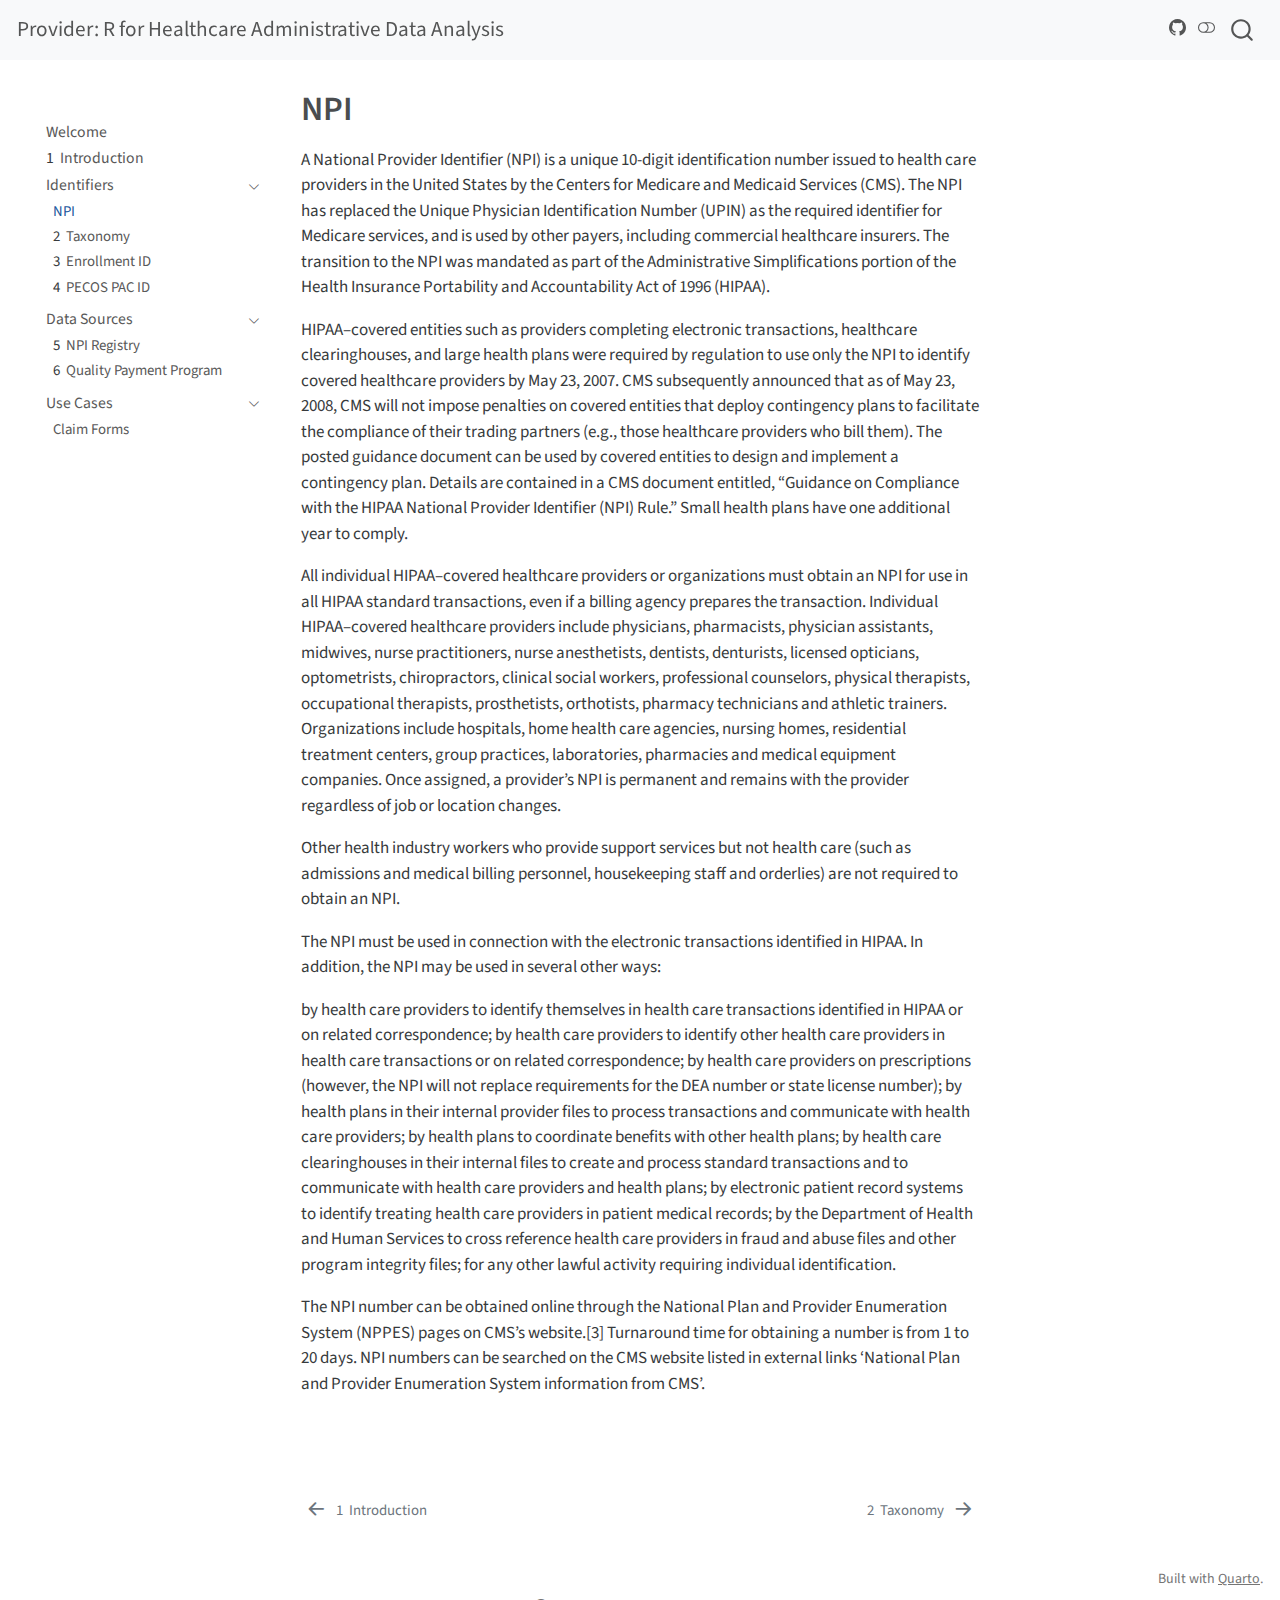
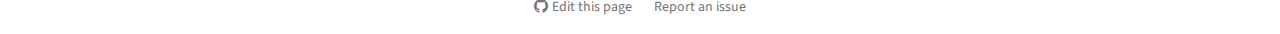
<file: docs/npi.html>
<!DOCTYPE html>
<html xmlns="http://www.w3.org/1999/xhtml" lang="en" xml:lang="en"><head>

<meta charset="utf-8">
<meta name="generator" content="quarto-1.3.433">

<meta name="viewport" content="width=device-width, initial-scale=1.0, user-scalable=yes">


<title>Provider: R for Healthcare Administrative Data Analysis - NPI</title>
<style>
code{white-space: pre-wrap;}
span.smallcaps{font-variant: small-caps;}
div.columns{display: flex; gap: min(4vw, 1.5em);}
div.column{flex: auto; overflow-x: auto;}
div.hanging-indent{margin-left: 1.5em; text-indent: -1.5em;}
ul.task-list{list-style: none;}
ul.task-list li input[type="checkbox"] {
  width: 0.8em;
  margin: 0 0.8em 0.2em -1em; /* quarto-specific, see https://github.com/quarto-dev/quarto-cli/issues/4556 */ 
  vertical-align: middle;
}
</style>


<script src="site_libs/quarto-nav/quarto-nav.js"></script>
<script src="site_libs/clipboard/clipboard.min.js"></script>
<script src="site_libs/quarto-search/autocomplete.umd.js"></script>
<script src="site_libs/quarto-search/fuse.min.js"></script>
<script src="site_libs/quarto-search/quarto-search.js"></script>
<meta name="quarto:offset" content="./">
<link href="./taxonomy.html" rel="next">
<link href="./intro.html" rel="prev">
<script src="site_libs/quarto-html/quarto.js"></script>
<script src="site_libs/quarto-html/popper.min.js"></script>
<script src="site_libs/quarto-html/tippy.umd.min.js"></script>
<script src="site_libs/quarto-html/anchor.min.js"></script>
<link href="site_libs/quarto-html/tippy.css" rel="stylesheet">
<link href="site_libs/quarto-html/quarto-syntax-highlighting.css" rel="stylesheet" class="quarto-color-scheme" id="quarto-text-highlighting-styles">
<link href="site_libs/quarto-html/quarto-syntax-highlighting-dark.css" rel="prefetch" class="quarto-color-scheme quarto-color-alternate" id="quarto-text-highlighting-styles">
<script src="site_libs/bootstrap/bootstrap.min.js"></script>
<link href="site_libs/bootstrap/bootstrap-icons.css" rel="stylesheet">
<link href="site_libs/bootstrap/bootstrap.min.css" rel="stylesheet" class="quarto-color-scheme" id="quarto-bootstrap" data-mode="light">
<link href="site_libs/bootstrap/bootstrap-dark.min.css" rel="prefetch" class="quarto-color-scheme quarto-color-alternate" id="quarto-bootstrap" data-mode="dark">
<script id="quarto-search-options" type="application/json">{
  "location": "navbar",
  "copy-button": false,
  "collapse-after": 3,
  "panel-placement": "end",
  "type": "overlay",
  "limit": 20,
  "language": {
    "search-no-results-text": "No results",
    "search-matching-documents-text": "matching documents",
    "search-copy-link-title": "Copy link to search",
    "search-hide-matches-text": "Hide additional matches",
    "search-more-match-text": "more match in this document",
    "search-more-matches-text": "more matches in this document",
    "search-clear-button-title": "Clear",
    "search-detached-cancel-button-title": "Cancel",
    "search-submit-button-title": "Submit",
    "search-label": "Search"
  }
}</script>


<meta property="og:title" content="Provider: R for Healthcare Administrative Data Analysis - NPI">
<meta property="og:description" content="">
<meta property="og:site-name" content="Provider: R for Healthcare Administrative Data Analysis">
<meta name="twitter:title" content="Provider: R for Healthcare Administrative Data Analysis - NPI">
<meta name="twitter:description" content="">
<meta name="twitter:creator" content="@aabrucehimni">
<meta name="twitter:card" content="summary">
</head>

<body class="nav-sidebar floating nav-fixed">

<div id="quarto-search-results"></div>
  <header id="quarto-header" class="headroom fixed-top">
    <nav class="navbar navbar-expand-lg navbar-dark ">
      <div class="navbar-container container-fluid">
      <div class="navbar-brand-container">
    <a class="navbar-brand" href="./index.html">
    <span class="navbar-title">Provider: R for Healthcare Administrative Data Analysis</span>
    </a>
  </div>
        <div class="quarto-navbar-tools ms-auto">
    <a href="https://github.com/andrewallenbruce/provider_book" rel="" title="Source Code" class="quarto-navigation-tool px-1" aria-label="Source Code"><i class="bi bi-github"></i></a>
  <a href="" class="quarto-color-scheme-toggle quarto-navigation-tool  px-1" onclick="window.quartoToggleColorScheme(); return false;" title="Toggle dark mode"><i class="bi"></i></a>
</div>
          <div id="quarto-search" class="" title="Search"></div>
      </div> <!-- /container-fluid -->
    </nav>
  <nav class="quarto-secondary-nav">
    <div class="container-fluid d-flex">
      <button type="button" class="quarto-btn-toggle btn" data-bs-toggle="collapse" data-bs-target="#quarto-sidebar,#quarto-sidebar-glass" aria-controls="quarto-sidebar" aria-expanded="false" aria-label="Toggle sidebar navigation" onclick="if (window.quartoToggleHeadroom) { window.quartoToggleHeadroom(); }">
        <i class="bi bi-layout-text-sidebar-reverse"></i>
      </button>
      <nav class="quarto-page-breadcrumbs" aria-label="breadcrumb"><ol class="breadcrumb"><li class="breadcrumb-item"><a href="./npi.html">Identifiers</a></li><li class="breadcrumb-item"><a href="./npi.html">NPI</a></li></ol></nav>
      <a class="flex-grow-1" role="button" data-bs-toggle="collapse" data-bs-target="#quarto-sidebar,#quarto-sidebar-glass" aria-controls="quarto-sidebar" aria-expanded="false" aria-label="Toggle sidebar navigation" onclick="if (window.quartoToggleHeadroom) { window.quartoToggleHeadroom(); }">      
      </a>
      <button type="button" class="btn quarto-search-button" aria-label="" onclick="window.quartoOpenSearch();">
        <i class="bi bi-search"></i>
      </button>
    </div>
  </nav>
</header>
<!-- content -->
<div id="quarto-content" class="quarto-container page-columns page-rows-contents page-layout-article page-navbar">
<!-- sidebar -->
  <nav id="quarto-sidebar" class="sidebar collapse collapse-horizontal sidebar-navigation floating overflow-auto">
        <div class="mt-2 flex-shrink-0 align-items-center">
        <div class="sidebar-search">
        <div id="quarto-search" class="" title="Search"></div>
        </div>
        </div>
    <div class="sidebar-menu-container"> 
    <ul class="list-unstyled mt-1">
        <li class="sidebar-item">
  <div class="sidebar-item-container"> 
  <a href="./index.html" class="sidebar-item-text sidebar-link">
 <span class="menu-text">Welcome</span></a>
  </div>
</li>
        <li class="sidebar-item">
  <div class="sidebar-item-container"> 
  <a href="./intro.html" class="sidebar-item-text sidebar-link">
 <span class="menu-text"><span class="chapter-number">1</span>&nbsp; <span class="chapter-title">Introduction</span></span></a>
  </div>
</li>
        <li class="sidebar-item sidebar-item-section">
      <div class="sidebar-item-container"> 
            <a class="sidebar-item-text sidebar-link text-start" data-bs-toggle="collapse" data-bs-target="#quarto-sidebar-section-1" aria-expanded="true">
 <span class="menu-text">Identifiers</span></a>
          <a class="sidebar-item-toggle text-start" data-bs-toggle="collapse" data-bs-target="#quarto-sidebar-section-1" aria-expanded="true" aria-label="Toggle section">
            <i class="bi bi-chevron-right ms-2"></i>
          </a> 
      </div>
      <ul id="quarto-sidebar-section-1" class="collapse list-unstyled sidebar-section depth1 show">  
          <li class="sidebar-item">
  <div class="sidebar-item-container"> 
  <a href="./npi.html" class="sidebar-item-text sidebar-link active">
 <span class="menu-text">NPI</span></a>
  </div>
</li>
          <li class="sidebar-item">
  <div class="sidebar-item-container"> 
  <a href="./taxonomy.html" class="sidebar-item-text sidebar-link">
 <span class="menu-text"><span class="chapter-number">2</span>&nbsp; <span class="chapter-title">Taxonomy</span></span></a>
  </div>
</li>
          <li class="sidebar-item">
  <div class="sidebar-item-container"> 
  <a href="./enroll_id.html" class="sidebar-item-text sidebar-link">
 <span class="menu-text"><span class="chapter-number">3</span>&nbsp; <span class="chapter-title">Enrollment ID</span></span></a>
  </div>
</li>
          <li class="sidebar-item">
  <div class="sidebar-item-container"> 
  <a href="./pecos.html" class="sidebar-item-text sidebar-link">
 <span class="menu-text"><span class="chapter-number">4</span>&nbsp; <span class="chapter-title">PECOS PAC ID</span></span></a>
  </div>
</li>
      </ul>
  </li>
        <li class="sidebar-item sidebar-item-section">
      <div class="sidebar-item-container"> 
            <a class="sidebar-item-text sidebar-link text-start" data-bs-toggle="collapse" data-bs-target="#quarto-sidebar-section-2" aria-expanded="true">
 <span class="menu-text">Data Sources</span></a>
          <a class="sidebar-item-toggle text-start" data-bs-toggle="collapse" data-bs-target="#quarto-sidebar-section-2" aria-expanded="true" aria-label="Toggle section">
            <i class="bi bi-chevron-right ms-2"></i>
          </a> 
      </div>
      <ul id="quarto-sidebar-section-2" class="collapse list-unstyled sidebar-section depth1 show">  
          <li class="sidebar-item">
  <div class="sidebar-item-container"> 
  <a href="./nppes.html" class="sidebar-item-text sidebar-link">
 <span class="menu-text"><span class="chapter-number">5</span>&nbsp; <span class="chapter-title">NPI Registry</span></span></a>
  </div>
</li>
          <li class="sidebar-item">
  <div class="sidebar-item-container"> 
  <a href="./qpp.html" class="sidebar-item-text sidebar-link">
 <span class="menu-text"><span class="chapter-number">6</span>&nbsp; <span class="chapter-title">Quality Payment Program</span></span></a>
  </div>
</li>
      </ul>
  </li>
        <li class="sidebar-item sidebar-item-section">
      <div class="sidebar-item-container"> 
            <a class="sidebar-item-text sidebar-link text-start" data-bs-toggle="collapse" data-bs-target="#quarto-sidebar-section-3" aria-expanded="true">
 <span class="menu-text">Use Cases</span></a>
          <a class="sidebar-item-toggle text-start" data-bs-toggle="collapse" data-bs-target="#quarto-sidebar-section-3" aria-expanded="true" aria-label="Toggle section">
            <i class="bi bi-chevron-right ms-2"></i>
          </a> 
      </div>
      <ul id="quarto-sidebar-section-3" class="collapse list-unstyled sidebar-section depth1 show">  
          <li class="sidebar-item">
  <div class="sidebar-item-container"> 
  <a href="./claims_forms.html" class="sidebar-item-text sidebar-link">
 <span class="menu-text">Claim Forms</span></a>
  </div>
</li>
      </ul>
  </li>
    </ul>
    </div>
</nav>
<div id="quarto-sidebar-glass" data-bs-toggle="collapse" data-bs-target="#quarto-sidebar,#quarto-sidebar-glass"></div>
<!-- margin-sidebar -->
    <div id="quarto-margin-sidebar" class="sidebar margin-sidebar">
        
    </div>
<!-- main -->
<main class="content" id="quarto-document-content">

<header id="title-block-header" class="quarto-title-block default">
<div class="quarto-title">
<h1 class="title">NPI</h1>
</div>



<div class="quarto-title-meta">

    
  
    
  </div>
  

</header>

<p>A National Provider Identifier (NPI) is a unique 10-digit identification number issued to health care providers in the United States by the Centers for Medicare and Medicaid Services (CMS). The NPI has replaced the Unique Physician Identification Number (UPIN) as the required identifier for Medicare services, and is used by other payers, including commercial healthcare insurers. The transition to the NPI was mandated as part of the Administrative Simplifications portion of the Health Insurance Portability and Accountability Act of 1996 (HIPAA).</p>
<p>HIPAA–covered entities such as providers completing electronic transactions, healthcare clearinghouses, and large health plans were required by regulation to use only the NPI to identify covered healthcare providers by May 23, 2007. CMS subsequently announced that as of May 23, 2008, CMS will not impose penalties on covered entities that deploy contingency plans to facilitate the compliance of their trading partners (e.g., those healthcare providers who bill them). The posted guidance document can be used by covered entities to design and implement a contingency plan. Details are contained in a CMS document entitled, “Guidance on Compliance with the HIPAA National Provider Identifier (NPI) Rule.” Small health plans have one additional year to comply.</p>
<p>All individual HIPAA–covered healthcare providers or organizations must obtain an NPI for use in all HIPAA standard transactions, even if a billing agency prepares the transaction. Individual HIPAA–covered healthcare providers include physicians, pharmacists, physician assistants, midwives, nurse practitioners, nurse anesthetists, dentists, denturists, licensed opticians, optometrists, chiropractors, clinical social workers, professional counselors, physical therapists, occupational therapists, prosthetists, orthotists, pharmacy technicians and athletic trainers. Organizations include hospitals, home health care agencies, nursing homes, residential treatment centers, group practices, laboratories, pharmacies and medical equipment companies. Once assigned, a provider’s NPI is permanent and remains with the provider regardless of job or location changes.</p>
<p>Other health industry workers who provide support services but not health care (such as admissions and medical billing personnel, housekeeping staff and orderlies) are not required to obtain an NPI.</p>
<p>The NPI must be used in connection with the electronic transactions identified in HIPAA. In addition, the NPI may be used in several other ways:</p>
<p>by health care providers to identify themselves in health care transactions identified in HIPAA or on related correspondence; by health care providers to identify other health care providers in health care transactions or on related correspondence; by health care providers on prescriptions (however, the NPI will not replace requirements for the DEA number or state license number); by health plans in their internal provider files to process transactions and communicate with health care providers; by health plans to coordinate benefits with other health plans; by health care clearinghouses in their internal files to create and process standard transactions and to communicate with health care providers and health plans; by electronic patient record systems to identify treating health care providers in patient medical records; by the Department of Health and Human Services to cross reference health care providers in fraud and abuse files and other program integrity files; for any other lawful activity requiring individual identification.</p>
<p>The NPI number can be obtained online through the National Plan and Provider Enumeration System (NPPES) pages on CMS’s website.[3] Turnaround time for obtaining a number is from 1 to 20 days. NPI numbers can be searched on the CMS website listed in external links ‘National Plan and Provider Enumeration System information from CMS’.</p>
<p><br></p>



</main> <!-- /main -->
<script id="quarto-html-after-body" type="application/javascript">
window.document.addEventListener("DOMContentLoaded", function (event) {
  const toggleBodyColorMode = (bsSheetEl) => {
    const mode = bsSheetEl.getAttribute("data-mode");
    const bodyEl = window.document.querySelector("body");
    if (mode === "dark") {
      bodyEl.classList.add("quarto-dark");
      bodyEl.classList.remove("quarto-light");
    } else {
      bodyEl.classList.add("quarto-light");
      bodyEl.classList.remove("quarto-dark");
    }
  }
  const toggleBodyColorPrimary = () => {
    const bsSheetEl = window.document.querySelector("link#quarto-bootstrap");
    if (bsSheetEl) {
      toggleBodyColorMode(bsSheetEl);
    }
  }
  toggleBodyColorPrimary();  
  const disableStylesheet = (stylesheets) => {
    for (let i=0; i < stylesheets.length; i++) {
      const stylesheet = stylesheets[i];
      stylesheet.rel = 'prefetch';
    }
  }
  const enableStylesheet = (stylesheets) => {
    for (let i=0; i < stylesheets.length; i++) {
      const stylesheet = stylesheets[i];
      stylesheet.rel = 'stylesheet';
    }
  }
  const manageTransitions = (selector, allowTransitions) => {
    const els = window.document.querySelectorAll(selector);
    for (let i=0; i < els.length; i++) {
      const el = els[i];
      if (allowTransitions) {
        el.classList.remove('notransition');
      } else {
        el.classList.add('notransition');
      }
    }
  }
  const toggleColorMode = (alternate) => {
    // Switch the stylesheets
    const alternateStylesheets = window.document.querySelectorAll('link.quarto-color-scheme.quarto-color-alternate');
    manageTransitions('#quarto-margin-sidebar .nav-link', false);
    if (alternate) {
      enableStylesheet(alternateStylesheets);
      for (const sheetNode of alternateStylesheets) {
        if (sheetNode.id === "quarto-bootstrap") {
          toggleBodyColorMode(sheetNode);
        }
      }
    } else {
      disableStylesheet(alternateStylesheets);
      toggleBodyColorPrimary();
    }
    manageTransitions('#quarto-margin-sidebar .nav-link', true);
    // Switch the toggles
    const toggles = window.document.querySelectorAll('.quarto-color-scheme-toggle');
    for (let i=0; i < toggles.length; i++) {
      const toggle = toggles[i];
      if (toggle) {
        if (alternate) {
          toggle.classList.add("alternate");     
        } else {
          toggle.classList.remove("alternate");
        }
      }
    }
    // Hack to workaround the fact that safari doesn't
    // properly recolor the scrollbar when toggling (#1455)
    if (navigator.userAgent.indexOf('Safari') > 0 && navigator.userAgent.indexOf('Chrome') == -1) {
      manageTransitions("body", false);
      window.scrollTo(0, 1);
      setTimeout(() => {
        window.scrollTo(0, 0);
        manageTransitions("body", true);
      }, 40);  
    }
  }
  const isFileUrl = () => { 
    return window.location.protocol === 'file:';
  }
  const hasAlternateSentinel = () => {  
    let styleSentinel = getColorSchemeSentinel();
    if (styleSentinel !== null) {
      return styleSentinel === "alternate";
    } else {
      return false;
    }
  }
  const setStyleSentinel = (alternate) => {
    const value = alternate ? "alternate" : "default";
    if (!isFileUrl()) {
      window.localStorage.setItem("quarto-color-scheme", value);
    } else {
      localAlternateSentinel = value;
    }
  }
  const getColorSchemeSentinel = () => {
    if (!isFileUrl()) {
      const storageValue = window.localStorage.getItem("quarto-color-scheme");
      return storageValue != null ? storageValue : localAlternateSentinel;
    } else {
      return localAlternateSentinel;
    }
  }
  let localAlternateSentinel = 'default';
  // Dark / light mode switch
  window.quartoToggleColorScheme = () => {
    // Read the current dark / light value 
    let toAlternate = !hasAlternateSentinel();
    toggleColorMode(toAlternate);
    setStyleSentinel(toAlternate);
  };
  // Ensure there is a toggle, if there isn't float one in the top right
  if (window.document.querySelector('.quarto-color-scheme-toggle') === null) {
    const a = window.document.createElement('a');
    a.classList.add('top-right');
    a.classList.add('quarto-color-scheme-toggle');
    a.href = "";
    a.onclick = function() { try { window.quartoToggleColorScheme(); } catch {} return false; };
    const i = window.document.createElement("i");
    i.classList.add('bi');
    a.appendChild(i);
    window.document.body.appendChild(a);
  }
  // Switch to dark mode if need be
  if (hasAlternateSentinel()) {
    toggleColorMode(true);
  } else {
    toggleColorMode(false);
  }
  const icon = "";
  const anchorJS = new window.AnchorJS();
  anchorJS.options = {
    placement: 'right',
    icon: icon
  };
  anchorJS.add('.anchored');
  const isCodeAnnotation = (el) => {
    for (const clz of el.classList) {
      if (clz.startsWith('code-annotation-')) {                     
        return true;
      }
    }
    return false;
  }
  const clipboard = new window.ClipboardJS('.code-copy-button', {
    text: function(trigger) {
      const codeEl = trigger.previousElementSibling.cloneNode(true);
      for (const childEl of codeEl.children) {
        if (isCodeAnnotation(childEl)) {
          childEl.remove();
        }
      }
      return codeEl.innerText;
    }
  });
  clipboard.on('success', function(e) {
    // button target
    const button = e.trigger;
    // don't keep focus
    button.blur();
    // flash "checked"
    button.classList.add('code-copy-button-checked');
    var currentTitle = button.getAttribute("title");
    button.setAttribute("title", "Copied!");
    let tooltip;
    if (window.bootstrap) {
      button.setAttribute("data-bs-toggle", "tooltip");
      button.setAttribute("data-bs-placement", "left");
      button.setAttribute("data-bs-title", "Copied!");
      tooltip = new bootstrap.Tooltip(button, 
        { trigger: "manual", 
          customClass: "code-copy-button-tooltip",
          offset: [0, -8]});
      tooltip.show();    
    }
    setTimeout(function() {
      if (tooltip) {
        tooltip.hide();
        button.removeAttribute("data-bs-title");
        button.removeAttribute("data-bs-toggle");
        button.removeAttribute("data-bs-placement");
      }
      button.setAttribute("title", currentTitle);
      button.classList.remove('code-copy-button-checked');
    }, 1000);
    // clear code selection
    e.clearSelection();
  });
  function tippyHover(el, contentFn) {
    const config = {
      allowHTML: true,
      content: contentFn,
      maxWidth: 500,
      delay: 100,
      arrow: false,
      appendTo: function(el) {
          return el.parentElement;
      },
      interactive: true,
      interactiveBorder: 10,
      theme: 'quarto',
      placement: 'bottom-start'
    };
    window.tippy(el, config); 
  }
  const noterefs = window.document.querySelectorAll('a[role="doc-noteref"]');
  for (var i=0; i<noterefs.length; i++) {
    const ref = noterefs[i];
    tippyHover(ref, function() {
      // use id or data attribute instead here
      let href = ref.getAttribute('data-footnote-href') || ref.getAttribute('href');
      try { href = new URL(href).hash; } catch {}
      const id = href.replace(/^#\/?/, "");
      const note = window.document.getElementById(id);
      return note.innerHTML;
    });
  }
      let selectedAnnoteEl;
      const selectorForAnnotation = ( cell, annotation) => {
        let cellAttr = 'data-code-cell="' + cell + '"';
        let lineAttr = 'data-code-annotation="' +  annotation + '"';
        const selector = 'span[' + cellAttr + '][' + lineAttr + ']';
        return selector;
      }
      const selectCodeLines = (annoteEl) => {
        const doc = window.document;
        const targetCell = annoteEl.getAttribute("data-target-cell");
        const targetAnnotation = annoteEl.getAttribute("data-target-annotation");
        const annoteSpan = window.document.querySelector(selectorForAnnotation(targetCell, targetAnnotation));
        const lines = annoteSpan.getAttribute("data-code-lines").split(",");
        const lineIds = lines.map((line) => {
          return targetCell + "-" + line;
        })
        let top = null;
        let height = null;
        let parent = null;
        if (lineIds.length > 0) {
            //compute the position of the single el (top and bottom and make a div)
            const el = window.document.getElementById(lineIds[0]);
            top = el.offsetTop;
            height = el.offsetHeight;
            parent = el.parentElement.parentElement;
          if (lineIds.length > 1) {
            const lastEl = window.document.getElementById(lineIds[lineIds.length - 1]);
            const bottom = lastEl.offsetTop + lastEl.offsetHeight;
            height = bottom - top;
          }
          if (top !== null && height !== null && parent !== null) {
            // cook up a div (if necessary) and position it 
            let div = window.document.getElementById("code-annotation-line-highlight");
            if (div === null) {
              div = window.document.createElement("div");
              div.setAttribute("id", "code-annotation-line-highlight");
              div.style.position = 'absolute';
              parent.appendChild(div);
            }
            div.style.top = top - 2 + "px";
            div.style.height = height + 4 + "px";
            let gutterDiv = window.document.getElementById("code-annotation-line-highlight-gutter");
            if (gutterDiv === null) {
              gutterDiv = window.document.createElement("div");
              gutterDiv.setAttribute("id", "code-annotation-line-highlight-gutter");
              gutterDiv.style.position = 'absolute';
              const codeCell = window.document.getElementById(targetCell);
              const gutter = codeCell.querySelector('.code-annotation-gutter');
              gutter.appendChild(gutterDiv);
            }
            gutterDiv.style.top = top - 2 + "px";
            gutterDiv.style.height = height + 4 + "px";
          }
          selectedAnnoteEl = annoteEl;
        }
      };
      const unselectCodeLines = () => {
        const elementsIds = ["code-annotation-line-highlight", "code-annotation-line-highlight-gutter"];
        elementsIds.forEach((elId) => {
          const div = window.document.getElementById(elId);
          if (div) {
            div.remove();
          }
        });
        selectedAnnoteEl = undefined;
      };
      // Attach click handler to the DT
      const annoteDls = window.document.querySelectorAll('dt[data-target-cell]');
      for (const annoteDlNode of annoteDls) {
        annoteDlNode.addEventListener('click', (event) => {
          const clickedEl = event.target;
          if (clickedEl !== selectedAnnoteEl) {
            unselectCodeLines();
            const activeEl = window.document.querySelector('dt[data-target-cell].code-annotation-active');
            if (activeEl) {
              activeEl.classList.remove('code-annotation-active');
            }
            selectCodeLines(clickedEl);
            clickedEl.classList.add('code-annotation-active');
          } else {
            // Unselect the line
            unselectCodeLines();
            clickedEl.classList.remove('code-annotation-active');
          }
        });
      }
  const findCites = (el) => {
    const parentEl = el.parentElement;
    if (parentEl) {
      const cites = parentEl.dataset.cites;
      if (cites) {
        return {
          el,
          cites: cites.split(' ')
        };
      } else {
        return findCites(el.parentElement)
      }
    } else {
      return undefined;
    }
  };
  var bibliorefs = window.document.querySelectorAll('a[role="doc-biblioref"]');
  for (var i=0; i<bibliorefs.length; i++) {
    const ref = bibliorefs[i];
    const citeInfo = findCites(ref);
    if (citeInfo) {
      tippyHover(citeInfo.el, function() {
        var popup = window.document.createElement('div');
        citeInfo.cites.forEach(function(cite) {
          var citeDiv = window.document.createElement('div');
          citeDiv.classList.add('hanging-indent');
          citeDiv.classList.add('csl-entry');
          var biblioDiv = window.document.getElementById('ref-' + cite);
          if (biblioDiv) {
            citeDiv.innerHTML = biblioDiv.innerHTML;
          }
          popup.appendChild(citeDiv);
        });
        return popup.innerHTML;
      });
    }
  }
});
</script>
<nav class="page-navigation">
  <div class="nav-page nav-page-previous">
      <a href="./intro.html" class="pagination-link">
        <i class="bi bi-arrow-left-short"></i> <span class="nav-page-text"><span class="chapter-number">1</span>&nbsp; <span class="chapter-title">Introduction</span></span>
      </a>          
  </div>
  <div class="nav-page nav-page-next">
      <a href="./taxonomy.html" class="pagination-link">
        <span class="nav-page-text"><span class="chapter-number">2</span>&nbsp; <span class="chapter-title">Taxonomy</span></span> <i class="bi bi-arrow-right-short"></i>
      </a>
  </div>
</nav>
</div> <!-- /content -->
<footer class="footer">
  <div class="nav-footer">
    <div class="nav-footer-left">
      &nbsp;
    </div>   
    <div class="nav-footer-center">
      &nbsp;
    <div class="toc-actions"><div><i class="bi bi-github"></i></div><div class="action-links"><p><a href="https://github.com/andrewallenbruce/provider_book/edit/main/npi.qmd" class="toc-action">Edit this page</a></p><p><a href="https://github.com/andrewallenbruce/provider_book/issues/new" class="toc-action">Report an issue</a></p></div></div></div>
    <div class="nav-footer-right">Built with <a href="https://quarto.org/">Quarto</a>.</div>
  </div>
</footer>



</body></html>
</file>
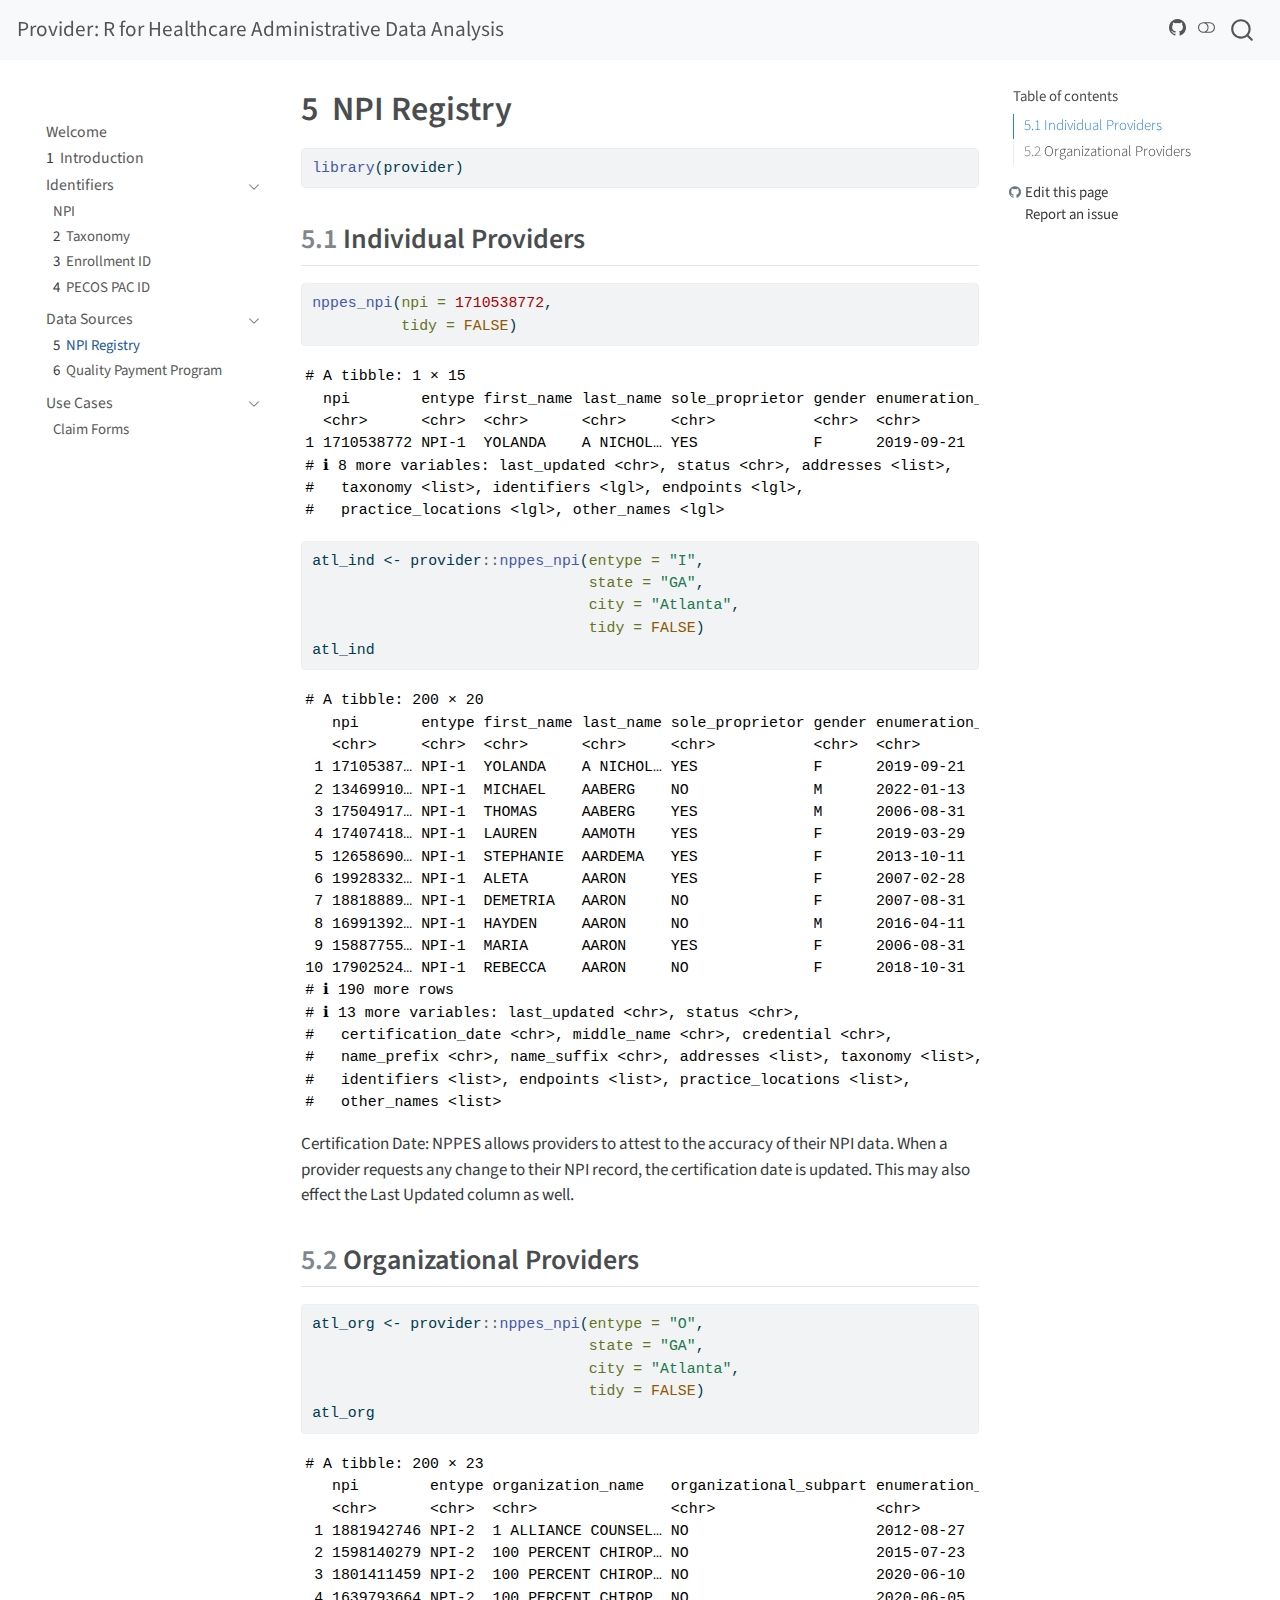
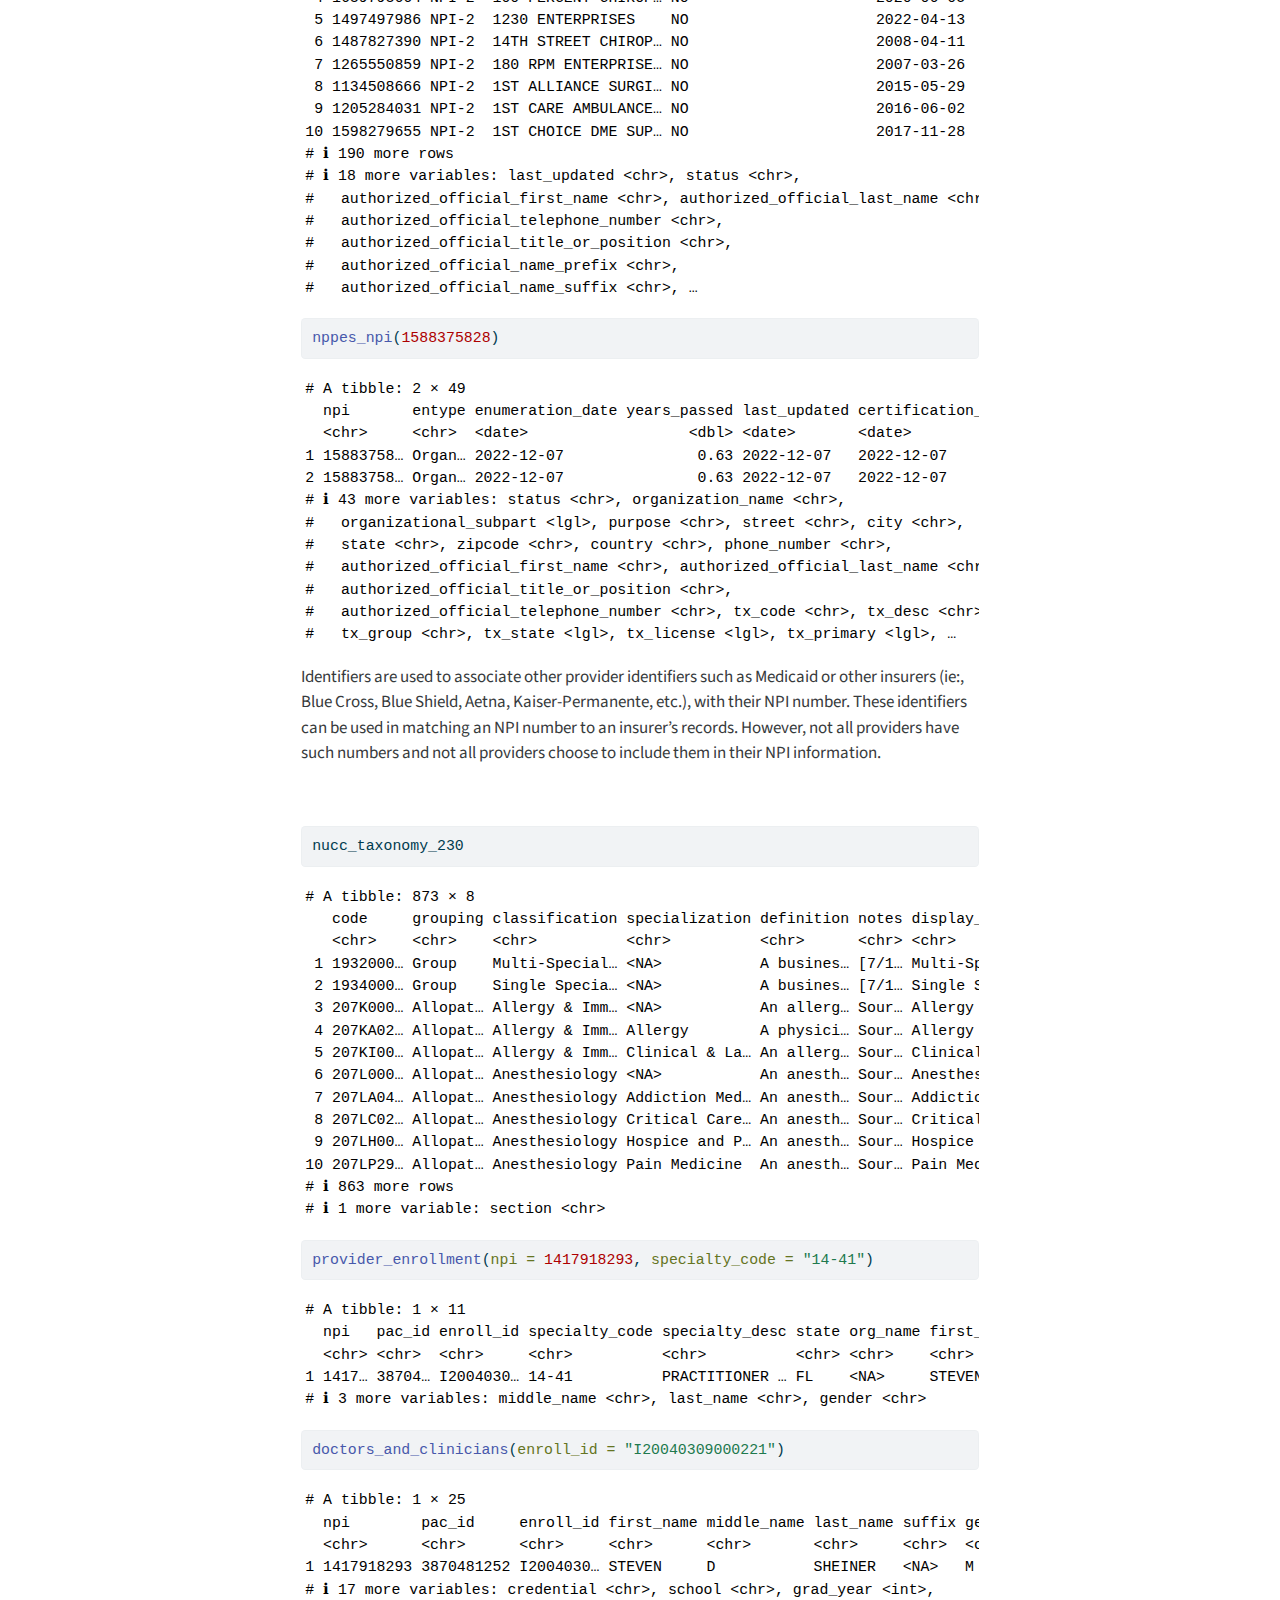
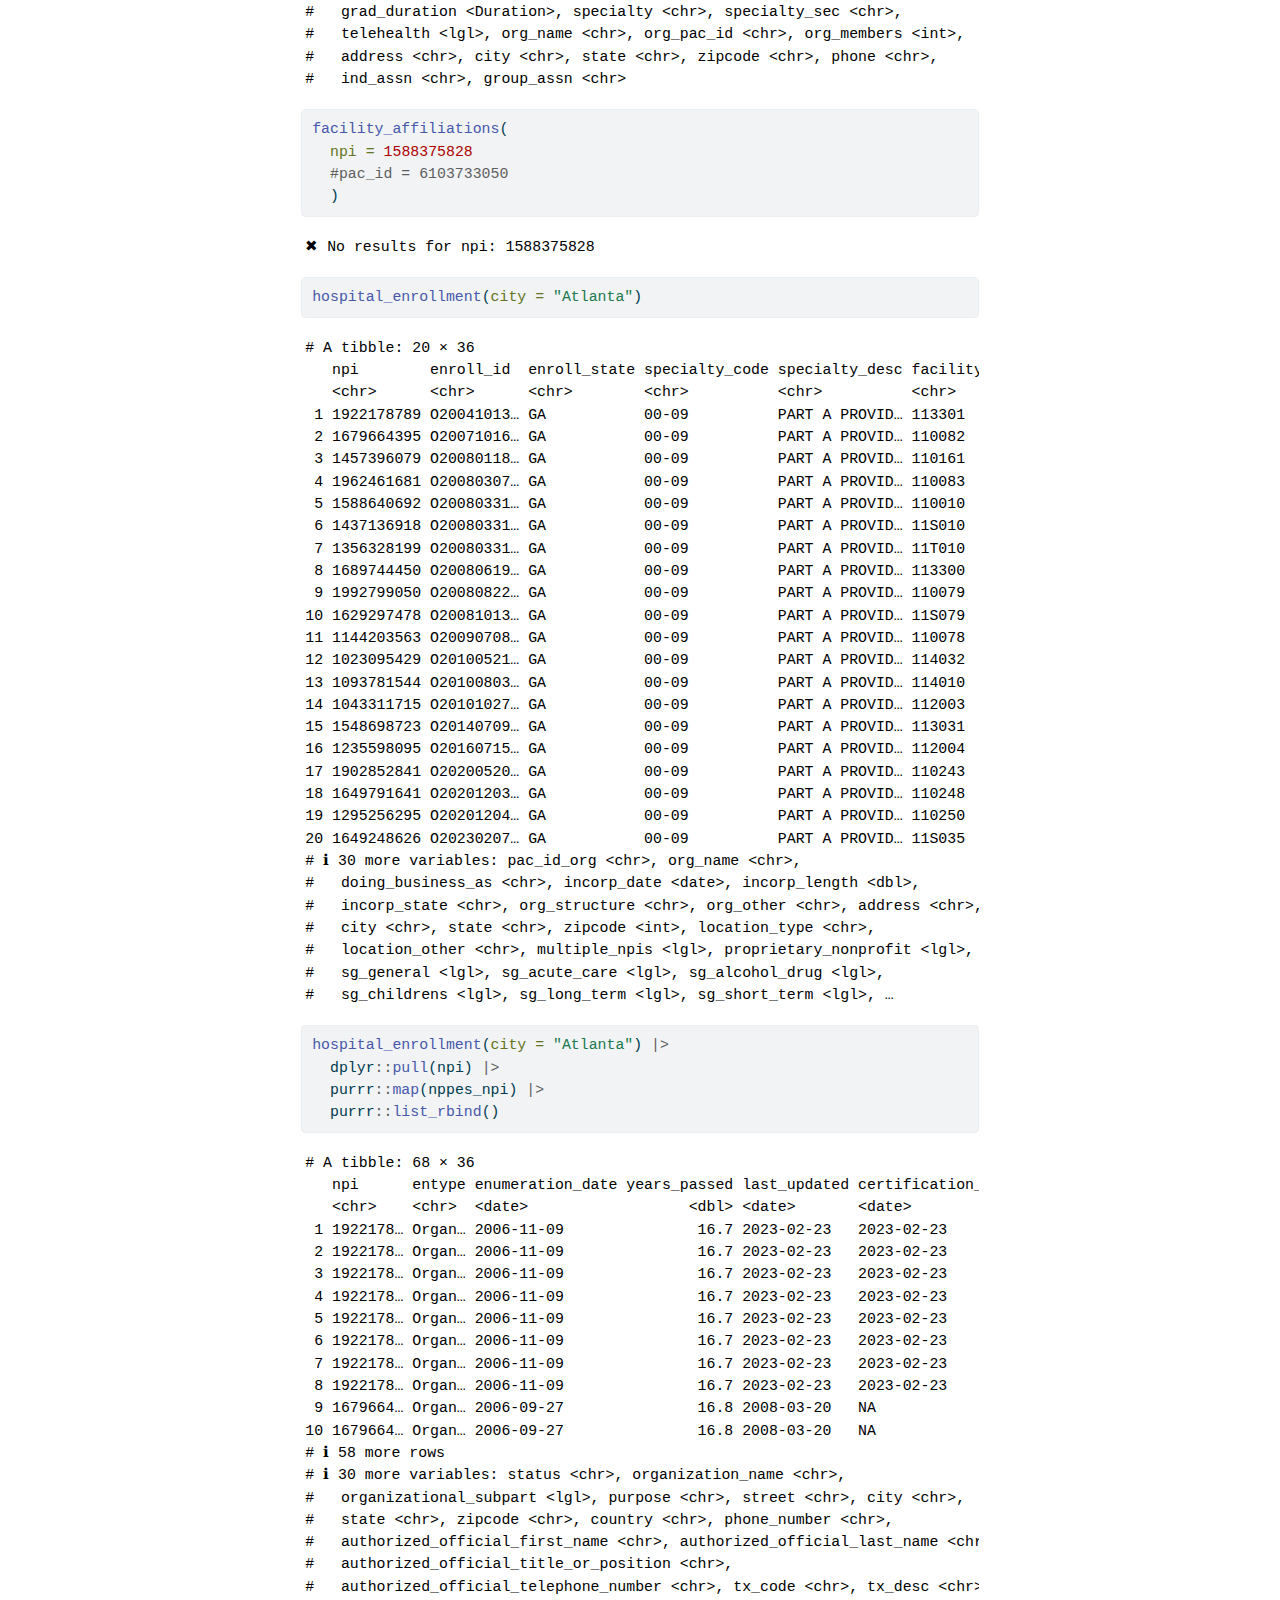
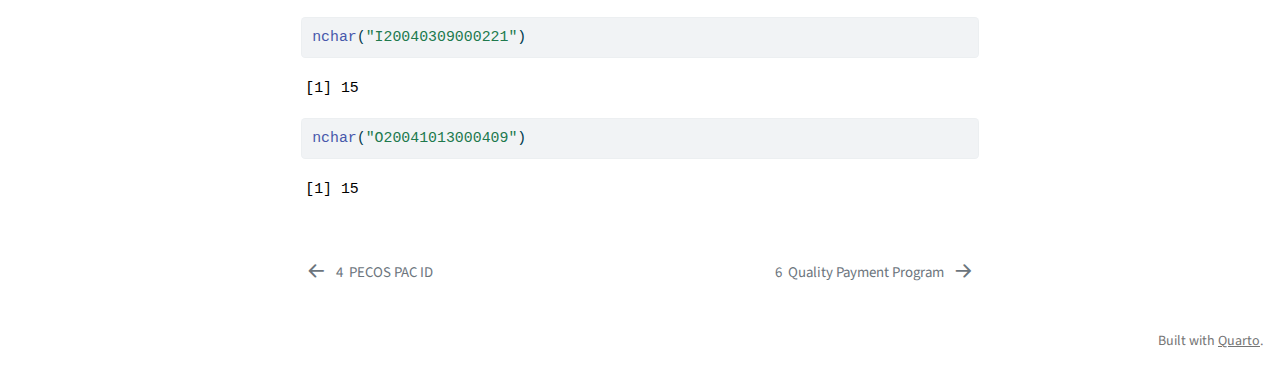
<file: docs/nppes.html>
<!DOCTYPE html>
<html xmlns="http://www.w3.org/1999/xhtml" lang="en" xml:lang="en"><head>

<meta charset="utf-8">
<meta name="generator" content="quarto-1.3.433">

<meta name="viewport" content="width=device-width, initial-scale=1.0, user-scalable=yes">


<title>Provider: R for Healthcare Administrative Data Analysis - 5&nbsp; NPI Registry</title>
<style>
code{white-space: pre-wrap;}
span.smallcaps{font-variant: small-caps;}
div.columns{display: flex; gap: min(4vw, 1.5em);}
div.column{flex: auto; overflow-x: auto;}
div.hanging-indent{margin-left: 1.5em; text-indent: -1.5em;}
ul.task-list{list-style: none;}
ul.task-list li input[type="checkbox"] {
  width: 0.8em;
  margin: 0 0.8em 0.2em -1em; /* quarto-specific, see https://github.com/quarto-dev/quarto-cli/issues/4556 */ 
  vertical-align: middle;
}
/* CSS for syntax highlighting */
pre > code.sourceCode { white-space: pre; position: relative; }
pre > code.sourceCode > span { display: inline-block; line-height: 1.25; }
pre > code.sourceCode > span:empty { height: 1.2em; }
.sourceCode { overflow: visible; }
code.sourceCode > span { color: inherit; text-decoration: inherit; }
div.sourceCode { margin: 1em 0; }
pre.sourceCode { margin: 0; }
@media screen {
div.sourceCode { overflow: auto; }
}
@media print {
pre > code.sourceCode { white-space: pre-wrap; }
pre > code.sourceCode > span { text-indent: -5em; padding-left: 5em; }
}
pre.numberSource code
  { counter-reset: source-line 0; }
pre.numberSource code > span
  { position: relative; left: -4em; counter-increment: source-line; }
pre.numberSource code > span > a:first-child::before
  { content: counter(source-line);
    position: relative; left: -1em; text-align: right; vertical-align: baseline;
    border: none; display: inline-block;
    -webkit-touch-callout: none; -webkit-user-select: none;
    -khtml-user-select: none; -moz-user-select: none;
    -ms-user-select: none; user-select: none;
    padding: 0 4px; width: 4em;
  }
pre.numberSource { margin-left: 3em;  padding-left: 4px; }
div.sourceCode
  {   }
@media screen {
pre > code.sourceCode > span > a:first-child::before { text-decoration: underline; }
}
</style>


<script src="site_libs/quarto-nav/quarto-nav.js"></script>
<script src="site_libs/clipboard/clipboard.min.js"></script>
<script src="site_libs/quarto-search/autocomplete.umd.js"></script>
<script src="site_libs/quarto-search/fuse.min.js"></script>
<script src="site_libs/quarto-search/quarto-search.js"></script>
<meta name="quarto:offset" content="./">
<link href="./qpp.html" rel="next">
<link href="./pecos.html" rel="prev">
<script src="site_libs/quarto-html/quarto.js"></script>
<script src="site_libs/quarto-html/popper.min.js"></script>
<script src="site_libs/quarto-html/tippy.umd.min.js"></script>
<script src="site_libs/quarto-html/anchor.min.js"></script>
<link href="site_libs/quarto-html/tippy.css" rel="stylesheet">
<link href="site_libs/quarto-html/quarto-syntax-highlighting.css" rel="stylesheet" class="quarto-color-scheme" id="quarto-text-highlighting-styles">
<link href="site_libs/quarto-html/quarto-syntax-highlighting-dark.css" rel="prefetch" class="quarto-color-scheme quarto-color-alternate" id="quarto-text-highlighting-styles">
<script src="site_libs/bootstrap/bootstrap.min.js"></script>
<link href="site_libs/bootstrap/bootstrap-icons.css" rel="stylesheet">
<link href="site_libs/bootstrap/bootstrap.min.css" rel="stylesheet" class="quarto-color-scheme" id="quarto-bootstrap" data-mode="light">
<link href="site_libs/bootstrap/bootstrap-dark.min.css" rel="prefetch" class="quarto-color-scheme quarto-color-alternate" id="quarto-bootstrap" data-mode="dark">
<script id="quarto-search-options" type="application/json">{
  "location": "navbar",
  "copy-button": false,
  "collapse-after": 3,
  "panel-placement": "end",
  "type": "overlay",
  "limit": 20,
  "language": {
    "search-no-results-text": "No results",
    "search-matching-documents-text": "matching documents",
    "search-copy-link-title": "Copy link to search",
    "search-hide-matches-text": "Hide additional matches",
    "search-more-match-text": "more match in this document",
    "search-more-matches-text": "more matches in this document",
    "search-clear-button-title": "Clear",
    "search-detached-cancel-button-title": "Cancel",
    "search-submit-button-title": "Submit",
    "search-label": "Search"
  }
}</script>


<meta property="og:title" content="Provider: R for Healthcare Administrative Data Analysis - 5&nbsp; NPI Registry">
<meta property="og:description" content="">
<meta property="og:site-name" content="Provider: R for Healthcare Administrative Data Analysis">
<meta name="twitter:title" content="Provider: R for Healthcare Administrative Data Analysis - 5&nbsp; NPI Registry">
<meta name="twitter:description" content="">
<meta name="twitter:creator" content="@aabrucehimni">
<meta name="twitter:card" content="summary">
</head>

<body class="nav-sidebar floating nav-fixed">

<div id="quarto-search-results"></div>
  <header id="quarto-header" class="headroom fixed-top">
    <nav class="navbar navbar-expand-lg navbar-dark ">
      <div class="navbar-container container-fluid">
      <div class="navbar-brand-container">
    <a class="navbar-brand" href="./index.html">
    <span class="navbar-title">Provider: R for Healthcare Administrative Data Analysis</span>
    </a>
  </div>
        <div class="quarto-navbar-tools ms-auto">
    <a href="https://github.com/andrewallenbruce/provider_book" rel="" title="Source Code" class="quarto-navigation-tool px-1" aria-label="Source Code"><i class="bi bi-github"></i></a>
  <a href="" class="quarto-color-scheme-toggle quarto-navigation-tool  px-1" onclick="window.quartoToggleColorScheme(); return false;" title="Toggle dark mode"><i class="bi"></i></a>
</div>
          <div id="quarto-search" class="" title="Search"></div>
      </div> <!-- /container-fluid -->
    </nav>
  <nav class="quarto-secondary-nav">
    <div class="container-fluid d-flex">
      <button type="button" class="quarto-btn-toggle btn" data-bs-toggle="collapse" data-bs-target="#quarto-sidebar,#quarto-sidebar-glass" aria-controls="quarto-sidebar" aria-expanded="false" aria-label="Toggle sidebar navigation" onclick="if (window.quartoToggleHeadroom) { window.quartoToggleHeadroom(); }">
        <i class="bi bi-layout-text-sidebar-reverse"></i>
      </button>
      <nav class="quarto-page-breadcrumbs" aria-label="breadcrumb"><ol class="breadcrumb"><li class="breadcrumb-item"><a href="./nppes.html">Data Sources</a></li><li class="breadcrumb-item"><a href="./nppes.html"><span class="chapter-number">5</span>&nbsp; <span class="chapter-title">NPI Registry</span></a></li></ol></nav>
      <a class="flex-grow-1" role="button" data-bs-toggle="collapse" data-bs-target="#quarto-sidebar,#quarto-sidebar-glass" aria-controls="quarto-sidebar" aria-expanded="false" aria-label="Toggle sidebar navigation" onclick="if (window.quartoToggleHeadroom) { window.quartoToggleHeadroom(); }">      
      </a>
      <button type="button" class="btn quarto-search-button" aria-label="" onclick="window.quartoOpenSearch();">
        <i class="bi bi-search"></i>
      </button>
    </div>
  </nav>
</header>
<!-- content -->
<div id="quarto-content" class="quarto-container page-columns page-rows-contents page-layout-article page-navbar">
<!-- sidebar -->
  <nav id="quarto-sidebar" class="sidebar collapse collapse-horizontal sidebar-navigation floating overflow-auto">
        <div class="mt-2 flex-shrink-0 align-items-center">
        <div class="sidebar-search">
        <div id="quarto-search" class="" title="Search"></div>
        </div>
        </div>
    <div class="sidebar-menu-container"> 
    <ul class="list-unstyled mt-1">
        <li class="sidebar-item">
  <div class="sidebar-item-container"> 
  <a href="./index.html" class="sidebar-item-text sidebar-link">
 <span class="menu-text">Welcome</span></a>
  </div>
</li>
        <li class="sidebar-item">
  <div class="sidebar-item-container"> 
  <a href="./intro.html" class="sidebar-item-text sidebar-link">
 <span class="menu-text"><span class="chapter-number">1</span>&nbsp; <span class="chapter-title">Introduction</span></span></a>
  </div>
</li>
        <li class="sidebar-item sidebar-item-section">
      <div class="sidebar-item-container"> 
            <a class="sidebar-item-text sidebar-link text-start" data-bs-toggle="collapse" data-bs-target="#quarto-sidebar-section-1" aria-expanded="true">
 <span class="menu-text">Identifiers</span></a>
          <a class="sidebar-item-toggle text-start" data-bs-toggle="collapse" data-bs-target="#quarto-sidebar-section-1" aria-expanded="true" aria-label="Toggle section">
            <i class="bi bi-chevron-right ms-2"></i>
          </a> 
      </div>
      <ul id="quarto-sidebar-section-1" class="collapse list-unstyled sidebar-section depth1 show">  
          <li class="sidebar-item">
  <div class="sidebar-item-container"> 
  <a href="./npi.html" class="sidebar-item-text sidebar-link">
 <span class="menu-text">NPI</span></a>
  </div>
</li>
          <li class="sidebar-item">
  <div class="sidebar-item-container"> 
  <a href="./taxonomy.html" class="sidebar-item-text sidebar-link">
 <span class="menu-text"><span class="chapter-number">2</span>&nbsp; <span class="chapter-title">Taxonomy</span></span></a>
  </div>
</li>
          <li class="sidebar-item">
  <div class="sidebar-item-container"> 
  <a href="./enroll_id.html" class="sidebar-item-text sidebar-link">
 <span class="menu-text"><span class="chapter-number">3</span>&nbsp; <span class="chapter-title">Enrollment ID</span></span></a>
  </div>
</li>
          <li class="sidebar-item">
  <div class="sidebar-item-container"> 
  <a href="./pecos.html" class="sidebar-item-text sidebar-link">
 <span class="menu-text"><span class="chapter-number">4</span>&nbsp; <span class="chapter-title">PECOS PAC ID</span></span></a>
  </div>
</li>
      </ul>
  </li>
        <li class="sidebar-item sidebar-item-section">
      <div class="sidebar-item-container"> 
            <a class="sidebar-item-text sidebar-link text-start" data-bs-toggle="collapse" data-bs-target="#quarto-sidebar-section-2" aria-expanded="true">
 <span class="menu-text">Data Sources</span></a>
          <a class="sidebar-item-toggle text-start" data-bs-toggle="collapse" data-bs-target="#quarto-sidebar-section-2" aria-expanded="true" aria-label="Toggle section">
            <i class="bi bi-chevron-right ms-2"></i>
          </a> 
      </div>
      <ul id="quarto-sidebar-section-2" class="collapse list-unstyled sidebar-section depth1 show">  
          <li class="sidebar-item">
  <div class="sidebar-item-container"> 
  <a href="./nppes.html" class="sidebar-item-text sidebar-link active">
 <span class="menu-text"><span class="chapter-number">5</span>&nbsp; <span class="chapter-title">NPI Registry</span></span></a>
  </div>
</li>
          <li class="sidebar-item">
  <div class="sidebar-item-container"> 
  <a href="./qpp.html" class="sidebar-item-text sidebar-link">
 <span class="menu-text"><span class="chapter-number">6</span>&nbsp; <span class="chapter-title">Quality Payment Program</span></span></a>
  </div>
</li>
      </ul>
  </li>
        <li class="sidebar-item sidebar-item-section">
      <div class="sidebar-item-container"> 
            <a class="sidebar-item-text sidebar-link text-start" data-bs-toggle="collapse" data-bs-target="#quarto-sidebar-section-3" aria-expanded="true">
 <span class="menu-text">Use Cases</span></a>
          <a class="sidebar-item-toggle text-start" data-bs-toggle="collapse" data-bs-target="#quarto-sidebar-section-3" aria-expanded="true" aria-label="Toggle section">
            <i class="bi bi-chevron-right ms-2"></i>
          </a> 
      </div>
      <ul id="quarto-sidebar-section-3" class="collapse list-unstyled sidebar-section depth1 show">  
          <li class="sidebar-item">
  <div class="sidebar-item-container"> 
  <a href="./claims_forms.html" class="sidebar-item-text sidebar-link">
 <span class="menu-text">Claim Forms</span></a>
  </div>
</li>
      </ul>
  </li>
    </ul>
    </div>
</nav>
<div id="quarto-sidebar-glass" data-bs-toggle="collapse" data-bs-target="#quarto-sidebar,#quarto-sidebar-glass"></div>
<!-- margin-sidebar -->
    <div id="quarto-margin-sidebar" class="sidebar margin-sidebar">
        <nav id="TOC" role="doc-toc" class="toc-active">
    <h2 id="toc-title">Table of contents</h2>
   
  <ul>
  <li><a href="#individual-providers" id="toc-individual-providers" class="nav-link active" data-scroll-target="#individual-providers"><span class="header-section-number">5.1</span> Individual Providers</a></li>
  <li><a href="#organizational-providers" id="toc-organizational-providers" class="nav-link" data-scroll-target="#organizational-providers"><span class="header-section-number">5.2</span> Organizational Providers</a></li>
  </ul>
<div class="toc-actions"><div><i class="bi bi-github"></i></div><div class="action-links"><p><a href="https://github.com/andrewallenbruce/provider_book/edit/main/nppes.qmd" class="toc-action">Edit this page</a></p><p><a href="https://github.com/andrewallenbruce/provider_book/issues/new" class="toc-action">Report an issue</a></p></div></div></nav>
    </div>
<!-- main -->
<main class="content" id="quarto-document-content">

<header id="title-block-header" class="quarto-title-block default">
<div class="quarto-title">
<h1 class="title"><span class="chapter-number">5</span>&nbsp; <span class="chapter-title">NPI Registry</span></h1>
</div>



<div class="quarto-title-meta">

    
  
    
  </div>
  

</header>

<div class="cell">
<div class="sourceCode cell-code" id="cb1"><pre class="sourceCode r code-with-copy"><code class="sourceCode r"><span id="cb1-1"><a href="#cb1-1" aria-hidden="true" tabindex="-1"></a><span class="fu">library</span>(provider)</span></code><button title="Copy to Clipboard" class="code-copy-button"><i class="bi"></i></button></pre></div>
</div>
<section id="individual-providers" class="level2" data-number="5.1">
<h2 data-number="5.1" class="anchored" data-anchor-id="individual-providers"><span class="header-section-number">5.1</span> Individual Providers</h2>
<div class="cell">
<div class="sourceCode cell-code" id="cb2"><pre class="sourceCode r code-with-copy"><code class="sourceCode r"><span id="cb2-1"><a href="#cb2-1" aria-hidden="true" tabindex="-1"></a><span class="fu">nppes_npi</span>(<span class="at">npi =</span> <span class="dv">1710538772</span>, </span>
<span id="cb2-2"><a href="#cb2-2" aria-hidden="true" tabindex="-1"></a>          <span class="at">tidy =</span> <span class="cn">FALSE</span>)</span></code><button title="Copy to Clipboard" class="code-copy-button"><i class="bi"></i></button></pre></div>
<div class="cell-output cell-output-stdout">
<pre><code># A tibble: 1 × 15
  npi        entype first_name last_name sole_proprietor gender enumeration_date
  &lt;chr&gt;      &lt;chr&gt;  &lt;chr&gt;      &lt;chr&gt;     &lt;chr&gt;           &lt;chr&gt;  &lt;chr&gt;           
1 1710538772 NPI-1  YOLANDA    A NICHOL… YES             F      2019-09-21      
# ℹ 8 more variables: last_updated &lt;chr&gt;, status &lt;chr&gt;, addresses &lt;list&gt;,
#   taxonomy &lt;list&gt;, identifiers &lt;lgl&gt;, endpoints &lt;lgl&gt;,
#   practice_locations &lt;lgl&gt;, other_names &lt;lgl&gt;</code></pre>
</div>
</div>
<div class="cell">
<div class="sourceCode cell-code" id="cb4"><pre class="sourceCode r code-with-copy"><code class="sourceCode r"><span id="cb4-1"><a href="#cb4-1" aria-hidden="true" tabindex="-1"></a>atl_ind <span class="ot">&lt;-</span> provider<span class="sc">::</span><span class="fu">nppes_npi</span>(<span class="at">entype =</span> <span class="st">"I"</span>, </span>
<span id="cb4-2"><a href="#cb4-2" aria-hidden="true" tabindex="-1"></a>                               <span class="at">state =</span> <span class="st">"GA"</span>, </span>
<span id="cb4-3"><a href="#cb4-3" aria-hidden="true" tabindex="-1"></a>                               <span class="at">city =</span> <span class="st">"Atlanta"</span>, </span>
<span id="cb4-4"><a href="#cb4-4" aria-hidden="true" tabindex="-1"></a>                               <span class="at">tidy =</span> <span class="cn">FALSE</span>)</span>
<span id="cb4-5"><a href="#cb4-5" aria-hidden="true" tabindex="-1"></a>atl_ind</span></code><button title="Copy to Clipboard" class="code-copy-button"><i class="bi"></i></button></pre></div>
<div class="cell-output cell-output-stdout">
<pre><code># A tibble: 200 × 20
   npi       entype first_name last_name sole_proprietor gender enumeration_date
   &lt;chr&gt;     &lt;chr&gt;  &lt;chr&gt;      &lt;chr&gt;     &lt;chr&gt;           &lt;chr&gt;  &lt;chr&gt;           
 1 17105387… NPI-1  YOLANDA    A NICHOL… YES             F      2019-09-21      
 2 13469910… NPI-1  MICHAEL    AABERG    NO              M      2022-01-13      
 3 17504917… NPI-1  THOMAS     AABERG    YES             M      2006-08-31      
 4 17407418… NPI-1  LAUREN     AAMOTH    YES             F      2019-03-29      
 5 12658690… NPI-1  STEPHANIE  AARDEMA   YES             F      2013-10-11      
 6 19928332… NPI-1  ALETA      AARON     YES             F      2007-02-28      
 7 18818889… NPI-1  DEMETRIA   AARON     NO              F      2007-08-31      
 8 16991392… NPI-1  HAYDEN     AARON     NO              M      2016-04-11      
 9 15887755… NPI-1  MARIA      AARON     YES             F      2006-08-31      
10 17902524… NPI-1  REBECCA    AARON     NO              F      2018-10-31      
# ℹ 190 more rows
# ℹ 13 more variables: last_updated &lt;chr&gt;, status &lt;chr&gt;,
#   certification_date &lt;chr&gt;, middle_name &lt;chr&gt;, credential &lt;chr&gt;,
#   name_prefix &lt;chr&gt;, name_suffix &lt;chr&gt;, addresses &lt;list&gt;, taxonomy &lt;list&gt;,
#   identifiers &lt;list&gt;, endpoints &lt;list&gt;, practice_locations &lt;list&gt;,
#   other_names &lt;list&gt;</code></pre>
</div>
</div>
<p>Certification Date: NPPES allows providers to attest to the accuracy of their NPI data. When a provider requests any change to their NPI record, the certification date is updated. This may also effect the Last Updated column as well.</p>
</section>
<section id="organizational-providers" class="level2" data-number="5.2">
<h2 data-number="5.2" class="anchored" data-anchor-id="organizational-providers"><span class="header-section-number">5.2</span> Organizational Providers</h2>
<div class="cell">
<div class="sourceCode cell-code" id="cb6"><pre class="sourceCode r code-with-copy"><code class="sourceCode r"><span id="cb6-1"><a href="#cb6-1" aria-hidden="true" tabindex="-1"></a>atl_org <span class="ot">&lt;-</span> provider<span class="sc">::</span><span class="fu">nppes_npi</span>(<span class="at">entype =</span> <span class="st">"O"</span>, </span>
<span id="cb6-2"><a href="#cb6-2" aria-hidden="true" tabindex="-1"></a>                               <span class="at">state =</span> <span class="st">"GA"</span>, </span>
<span id="cb6-3"><a href="#cb6-3" aria-hidden="true" tabindex="-1"></a>                               <span class="at">city =</span> <span class="st">"Atlanta"</span>,</span>
<span id="cb6-4"><a href="#cb6-4" aria-hidden="true" tabindex="-1"></a>                               <span class="at">tidy =</span> <span class="cn">FALSE</span>)</span>
<span id="cb6-5"><a href="#cb6-5" aria-hidden="true" tabindex="-1"></a>atl_org</span></code><button title="Copy to Clipboard" class="code-copy-button"><i class="bi"></i></button></pre></div>
<div class="cell-output cell-output-stdout">
<pre><code># A tibble: 200 × 23
   npi        entype organization_name   organizational_subpart enumeration_date
   &lt;chr&gt;      &lt;chr&gt;  &lt;chr&gt;               &lt;chr&gt;                  &lt;chr&gt;           
 1 1881942746 NPI-2  1 ALLIANCE COUNSEL… NO                     2012-08-27      
 2 1598140279 NPI-2  100 PERCENT CHIROP… NO                     2015-07-23      
 3 1801411459 NPI-2  100 PERCENT CHIROP… NO                     2020-06-10      
 4 1639793664 NPI-2  100 PERCENT CHIROP… NO                     2020-06-05      
 5 1497497986 NPI-2  1230 ENTERPRISES    NO                     2022-04-13      
 6 1487827390 NPI-2  14TH STREET CHIROP… NO                     2008-04-11      
 7 1265550859 NPI-2  180 RPM ENTERPRISE… NO                     2007-03-26      
 8 1134508666 NPI-2  1ST ALLIANCE SURGI… NO                     2015-05-29      
 9 1205284031 NPI-2  1ST CARE AMBULANCE… NO                     2016-06-02      
10 1598279655 NPI-2  1ST CHOICE DME SUP… NO                     2017-11-28      
# ℹ 190 more rows
# ℹ 18 more variables: last_updated &lt;chr&gt;, status &lt;chr&gt;,
#   authorized_official_first_name &lt;chr&gt;, authorized_official_last_name &lt;chr&gt;,
#   authorized_official_telephone_number &lt;chr&gt;,
#   authorized_official_title_or_position &lt;chr&gt;,
#   authorized_official_name_prefix &lt;chr&gt;,
#   authorized_official_name_suffix &lt;chr&gt;, …</code></pre>
</div>
</div>
<div class="cell">
<div class="sourceCode cell-code" id="cb8"><pre class="sourceCode r code-with-copy"><code class="sourceCode r"><span id="cb8-1"><a href="#cb8-1" aria-hidden="true" tabindex="-1"></a><span class="fu">nppes_npi</span>(<span class="dv">1588375828</span>)</span></code><button title="Copy to Clipboard" class="code-copy-button"><i class="bi"></i></button></pre></div>
<div class="cell-output cell-output-stdout">
<pre><code># A tibble: 2 × 49
  npi       entype enumeration_date years_passed last_updated certification_date
  &lt;chr&gt;     &lt;chr&gt;  &lt;date&gt;                  &lt;dbl&gt; &lt;date&gt;       &lt;date&gt;            
1 15883758… Organ… 2022-12-07               0.63 2022-12-07   2022-12-07        
2 15883758… Organ… 2022-12-07               0.63 2022-12-07   2022-12-07        
# ℹ 43 more variables: status &lt;chr&gt;, organization_name &lt;chr&gt;,
#   organizational_subpart &lt;lgl&gt;, purpose &lt;chr&gt;, street &lt;chr&gt;, city &lt;chr&gt;,
#   state &lt;chr&gt;, zipcode &lt;chr&gt;, country &lt;chr&gt;, phone_number &lt;chr&gt;,
#   authorized_official_first_name &lt;chr&gt;, authorized_official_last_name &lt;chr&gt;,
#   authorized_official_title_or_position &lt;chr&gt;,
#   authorized_official_telephone_number &lt;chr&gt;, tx_code &lt;chr&gt;, tx_desc &lt;chr&gt;,
#   tx_group &lt;chr&gt;, tx_state &lt;lgl&gt;, tx_license &lt;lgl&gt;, tx_primary &lt;lgl&gt;, …</code></pre>
</div>
</div>
<p>Identifiers are used to associate other provider identifiers such as Medicaid or other insurers (ie:, Blue Cross, Blue Shield, Aetna, Kaiser-Permanente, etc.), with their NPI number. These identifiers can be used in matching an NPI number to an insurer’s records. However, not all providers have such numbers and not all providers choose to include them in their NPI information.</p>
<p><br></p>
<div class="cell">
<div class="sourceCode cell-code" id="cb10"><pre class="sourceCode r code-with-copy"><code class="sourceCode r"><span id="cb10-1"><a href="#cb10-1" aria-hidden="true" tabindex="-1"></a>nucc_taxonomy_230</span></code><button title="Copy to Clipboard" class="code-copy-button"><i class="bi"></i></button></pre></div>
<div class="cell-output cell-output-stdout">
<pre><code># A tibble: 873 × 8
   code     grouping classification specialization definition notes display_name
   &lt;chr&gt;    &lt;chr&gt;    &lt;chr&gt;          &lt;chr&gt;          &lt;chr&gt;      &lt;chr&gt; &lt;chr&gt;       
 1 1932000… Group    Multi-Special… &lt;NA&gt;           A busines… [7/1… Multi-Speci…
 2 1934000… Group    Single Specia… &lt;NA&gt;           A busines… [7/1… Single Spec…
 3 207K000… Allopat… Allergy &amp; Imm… &lt;NA&gt;           An allerg… Sour… Allergy &amp; I…
 4 207KA02… Allopat… Allergy &amp; Imm… Allergy        A physici… Sour… Allergy Phy…
 5 207KI00… Allopat… Allergy &amp; Imm… Clinical &amp; La… An allerg… Sour… Clinical &amp; …
 6 207L000… Allopat… Anesthesiology &lt;NA&gt;           An anesth… Sour… Anesthesiol…
 7 207LA04… Allopat… Anesthesiology Addiction Med… An anesth… Sour… Addiction M…
 8 207LC02… Allopat… Anesthesiology Critical Care… An anesth… Sour… Critical Ca…
 9 207LH00… Allopat… Anesthesiology Hospice and P… An anesth… Sour… Hospice and…
10 207LP29… Allopat… Anesthesiology Pain Medicine  An anesth… Sour… Pain Medici…
# ℹ 863 more rows
# ℹ 1 more variable: section &lt;chr&gt;</code></pre>
</div>
<div class="sourceCode cell-code" id="cb12"><pre class="sourceCode r code-with-copy"><code class="sourceCode r"><span id="cb12-1"><a href="#cb12-1" aria-hidden="true" tabindex="-1"></a><span class="fu">provider_enrollment</span>(<span class="at">npi =</span> <span class="dv">1417918293</span>, <span class="at">specialty_code =</span> <span class="st">"14-41"</span>)</span></code><button title="Copy to Clipboard" class="code-copy-button"><i class="bi"></i></button></pre></div>
<div class="cell-output cell-output-stdout">
<pre><code># A tibble: 1 × 11
  npi   pac_id enroll_id specialty_code specialty_desc state org_name first_name
  &lt;chr&gt; &lt;chr&gt;  &lt;chr&gt;     &lt;chr&gt;          &lt;chr&gt;          &lt;chr&gt; &lt;chr&gt;    &lt;chr&gt;     
1 1417… 38704… I2004030… 14-41          PRACTITIONER … FL    &lt;NA&gt;     STEVEN    
# ℹ 3 more variables: middle_name &lt;chr&gt;, last_name &lt;chr&gt;, gender &lt;chr&gt;</code></pre>
</div>
</div>
<div class="cell">
<div class="sourceCode cell-code" id="cb14"><pre class="sourceCode r code-with-copy"><code class="sourceCode r"><span id="cb14-1"><a href="#cb14-1" aria-hidden="true" tabindex="-1"></a><span class="fu">doctors_and_clinicians</span>(<span class="at">enroll_id =</span> <span class="st">"I20040309000221"</span>)</span></code><button title="Copy to Clipboard" class="code-copy-button"><i class="bi"></i></button></pre></div>
<div class="cell-output cell-output-stdout">
<pre><code># A tibble: 1 × 25
  npi        pac_id     enroll_id first_name middle_name last_name suffix gender
  &lt;chr&gt;      &lt;chr&gt;      &lt;chr&gt;     &lt;chr&gt;      &lt;chr&gt;       &lt;chr&gt;     &lt;chr&gt;  &lt;chr&gt; 
1 1417918293 3870481252 I2004030… STEVEN     D           SHEINER   &lt;NA&gt;   M     
# ℹ 17 more variables: credential &lt;chr&gt;, school &lt;chr&gt;, grad_year &lt;int&gt;,
#   grad_duration &lt;Duration&gt;, specialty &lt;chr&gt;, specialty_sec &lt;chr&gt;,
#   telehealth &lt;lgl&gt;, org_name &lt;chr&gt;, org_pac_id &lt;chr&gt;, org_members &lt;int&gt;,
#   address &lt;chr&gt;, city &lt;chr&gt;, state &lt;chr&gt;, zipcode &lt;chr&gt;, phone &lt;chr&gt;,
#   ind_assn &lt;chr&gt;, group_assn &lt;chr&gt;</code></pre>
</div>
</div>
<div class="cell">
<div class="sourceCode cell-code" id="cb16"><pre class="sourceCode r code-with-copy"><code class="sourceCode r"><span id="cb16-1"><a href="#cb16-1" aria-hidden="true" tabindex="-1"></a><span class="fu">facility_affiliations</span>(</span>
<span id="cb16-2"><a href="#cb16-2" aria-hidden="true" tabindex="-1"></a>  <span class="at">npi =</span> <span class="dv">1588375828</span></span>
<span id="cb16-3"><a href="#cb16-3" aria-hidden="true" tabindex="-1"></a>  <span class="co">#pac_id = 6103733050</span></span>
<span id="cb16-4"><a href="#cb16-4" aria-hidden="true" tabindex="-1"></a>  )</span></code><button title="Copy to Clipboard" class="code-copy-button"><i class="bi"></i></button></pre></div>
<div class="cell-output cell-output-stderr">
<pre><code>✖ No results for npi: 1588375828</code></pre>
</div>
<div class="sourceCode cell-code" id="cb18"><pre class="sourceCode r code-with-copy"><code class="sourceCode r"><span id="cb18-1"><a href="#cb18-1" aria-hidden="true" tabindex="-1"></a><span class="fu">hospital_enrollment</span>(<span class="at">city =</span> <span class="st">"Atlanta"</span>)</span></code><button title="Copy to Clipboard" class="code-copy-button"><i class="bi"></i></button></pre></div>
<div class="cell-output cell-output-stdout">
<pre><code># A tibble: 20 × 36
   npi        enroll_id  enroll_state specialty_code specialty_desc facility_ccn
   &lt;chr&gt;      &lt;chr&gt;      &lt;chr&gt;        &lt;chr&gt;          &lt;chr&gt;          &lt;chr&gt;       
 1 1922178789 O20041013… GA           00-09          PART A PROVID… 113301      
 2 1679664395 O20071016… GA           00-09          PART A PROVID… 110082      
 3 1457396079 O20080118… GA           00-09          PART A PROVID… 110161      
 4 1962461681 O20080307… GA           00-09          PART A PROVID… 110083      
 5 1588640692 O20080331… GA           00-09          PART A PROVID… 110010      
 6 1437136918 O20080331… GA           00-09          PART A PROVID… 11S010      
 7 1356328199 O20080331… GA           00-09          PART A PROVID… 11T010      
 8 1689744450 O20080619… GA           00-09          PART A PROVID… 113300      
 9 1992799050 O20080822… GA           00-09          PART A PROVID… 110079      
10 1629297478 O20081013… GA           00-09          PART A PROVID… 11S079      
11 1144203563 O20090708… GA           00-09          PART A PROVID… 110078      
12 1023095429 O20100521… GA           00-09          PART A PROVID… 114032      
13 1093781544 O20100803… GA           00-09          PART A PROVID… 114010      
14 1043311715 O20101027… GA           00-09          PART A PROVID… 112003      
15 1548698723 O20140709… GA           00-09          PART A PROVID… 113031      
16 1235598095 O20160715… GA           00-09          PART A PROVID… 112004      
17 1902852841 O20200520… GA           00-09          PART A PROVID… 110243      
18 1649791641 O20201203… GA           00-09          PART A PROVID… 110248      
19 1295256295 O20201204… GA           00-09          PART A PROVID… 110250      
20 1649248626 O20230207… GA           00-09          PART A PROVID… 11S035      
# ℹ 30 more variables: pac_id_org &lt;chr&gt;, org_name &lt;chr&gt;,
#   doing_business_as &lt;chr&gt;, incorp_date &lt;date&gt;, incorp_length &lt;dbl&gt;,
#   incorp_state &lt;chr&gt;, org_structure &lt;chr&gt;, org_other &lt;chr&gt;, address &lt;chr&gt;,
#   city &lt;chr&gt;, state &lt;chr&gt;, zipcode &lt;int&gt;, location_type &lt;chr&gt;,
#   location_other &lt;chr&gt;, multiple_npis &lt;lgl&gt;, proprietary_nonprofit &lt;lgl&gt;,
#   sg_general &lt;lgl&gt;, sg_acute_care &lt;lgl&gt;, sg_alcohol_drug &lt;lgl&gt;,
#   sg_childrens &lt;lgl&gt;, sg_long_term &lt;lgl&gt;, sg_short_term &lt;lgl&gt;, …</code></pre>
</div>
</div>
<div class="cell">
<div class="sourceCode cell-code" id="cb20"><pre class="sourceCode r code-with-copy"><code class="sourceCode r"><span id="cb20-1"><a href="#cb20-1" aria-hidden="true" tabindex="-1"></a><span class="fu">hospital_enrollment</span>(<span class="at">city =</span> <span class="st">"Atlanta"</span>) <span class="sc">|&gt;</span> </span>
<span id="cb20-2"><a href="#cb20-2" aria-hidden="true" tabindex="-1"></a>  dplyr<span class="sc">::</span><span class="fu">pull</span>(npi) <span class="sc">|&gt;</span> </span>
<span id="cb20-3"><a href="#cb20-3" aria-hidden="true" tabindex="-1"></a>  purrr<span class="sc">::</span><span class="fu">map</span>(nppes_npi) <span class="sc">|&gt;</span> </span>
<span id="cb20-4"><a href="#cb20-4" aria-hidden="true" tabindex="-1"></a>  purrr<span class="sc">::</span><span class="fu">list_rbind</span>()</span></code><button title="Copy to Clipboard" class="code-copy-button"><i class="bi"></i></button></pre></div>
<div class="cell-output cell-output-stdout">
<pre><code># A tibble: 68 × 36
   npi      entype enumeration_date years_passed last_updated certification_date
   &lt;chr&gt;    &lt;chr&gt;  &lt;date&gt;                  &lt;dbl&gt; &lt;date&gt;       &lt;date&gt;            
 1 1922178… Organ… 2006-11-09               16.7 2023-02-23   2023-02-23        
 2 1922178… Organ… 2006-11-09               16.7 2023-02-23   2023-02-23        
 3 1922178… Organ… 2006-11-09               16.7 2023-02-23   2023-02-23        
 4 1922178… Organ… 2006-11-09               16.7 2023-02-23   2023-02-23        
 5 1922178… Organ… 2006-11-09               16.7 2023-02-23   2023-02-23        
 6 1922178… Organ… 2006-11-09               16.7 2023-02-23   2023-02-23        
 7 1922178… Organ… 2006-11-09               16.7 2023-02-23   2023-02-23        
 8 1922178… Organ… 2006-11-09               16.7 2023-02-23   2023-02-23        
 9 1679664… Organ… 2006-09-27               16.8 2008-03-20   NA                
10 1679664… Organ… 2006-09-27               16.8 2008-03-20   NA                
# ℹ 58 more rows
# ℹ 30 more variables: status &lt;chr&gt;, organization_name &lt;chr&gt;,
#   organizational_subpart &lt;lgl&gt;, purpose &lt;chr&gt;, street &lt;chr&gt;, city &lt;chr&gt;,
#   state &lt;chr&gt;, zipcode &lt;chr&gt;, country &lt;chr&gt;, phone_number &lt;chr&gt;,
#   authorized_official_first_name &lt;chr&gt;, authorized_official_last_name &lt;chr&gt;,
#   authorized_official_title_or_position &lt;chr&gt;,
#   authorized_official_telephone_number &lt;chr&gt;, tx_code &lt;chr&gt;, tx_desc &lt;chr&gt;, …</code></pre>
</div>
</div>
<div class="cell">
<div class="sourceCode cell-code" id="cb22"><pre class="sourceCode r code-with-copy"><code class="sourceCode r"><span id="cb22-1"><a href="#cb22-1" aria-hidden="true" tabindex="-1"></a><span class="fu">nchar</span>(<span class="st">"I20040309000221"</span>)</span></code><button title="Copy to Clipboard" class="code-copy-button"><i class="bi"></i></button></pre></div>
<div class="cell-output cell-output-stdout">
<pre><code>[1] 15</code></pre>
</div>
<div class="sourceCode cell-code" id="cb24"><pre class="sourceCode r code-with-copy"><code class="sourceCode r"><span id="cb24-1"><a href="#cb24-1" aria-hidden="true" tabindex="-1"></a><span class="fu">nchar</span>(<span class="st">"O20041013000409"</span>)</span></code><button title="Copy to Clipboard" class="code-copy-button"><i class="bi"></i></button></pre></div>
<div class="cell-output cell-output-stdout">
<pre><code>[1] 15</code></pre>
</div>
</div>


</section>

</main> <!-- /main -->
<script id="quarto-html-after-body" type="application/javascript">
window.document.addEventListener("DOMContentLoaded", function (event) {
  const toggleBodyColorMode = (bsSheetEl) => {
    const mode = bsSheetEl.getAttribute("data-mode");
    const bodyEl = window.document.querySelector("body");
    if (mode === "dark") {
      bodyEl.classList.add("quarto-dark");
      bodyEl.classList.remove("quarto-light");
    } else {
      bodyEl.classList.add("quarto-light");
      bodyEl.classList.remove("quarto-dark");
    }
  }
  const toggleBodyColorPrimary = () => {
    const bsSheetEl = window.document.querySelector("link#quarto-bootstrap");
    if (bsSheetEl) {
      toggleBodyColorMode(bsSheetEl);
    }
  }
  toggleBodyColorPrimary();  
  const disableStylesheet = (stylesheets) => {
    for (let i=0; i < stylesheets.length; i++) {
      const stylesheet = stylesheets[i];
      stylesheet.rel = 'prefetch';
    }
  }
  const enableStylesheet = (stylesheets) => {
    for (let i=0; i < stylesheets.length; i++) {
      const stylesheet = stylesheets[i];
      stylesheet.rel = 'stylesheet';
    }
  }
  const manageTransitions = (selector, allowTransitions) => {
    const els = window.document.querySelectorAll(selector);
    for (let i=0; i < els.length; i++) {
      const el = els[i];
      if (allowTransitions) {
        el.classList.remove('notransition');
      } else {
        el.classList.add('notransition');
      }
    }
  }
  const toggleColorMode = (alternate) => {
    // Switch the stylesheets
    const alternateStylesheets = window.document.querySelectorAll('link.quarto-color-scheme.quarto-color-alternate');
    manageTransitions('#quarto-margin-sidebar .nav-link', false);
    if (alternate) {
      enableStylesheet(alternateStylesheets);
      for (const sheetNode of alternateStylesheets) {
        if (sheetNode.id === "quarto-bootstrap") {
          toggleBodyColorMode(sheetNode);
        }
      }
    } else {
      disableStylesheet(alternateStylesheets);
      toggleBodyColorPrimary();
    }
    manageTransitions('#quarto-margin-sidebar .nav-link', true);
    // Switch the toggles
    const toggles = window.document.querySelectorAll('.quarto-color-scheme-toggle');
    for (let i=0; i < toggles.length; i++) {
      const toggle = toggles[i];
      if (toggle) {
        if (alternate) {
          toggle.classList.add("alternate");     
        } else {
          toggle.classList.remove("alternate");
        }
      }
    }
    // Hack to workaround the fact that safari doesn't
    // properly recolor the scrollbar when toggling (#1455)
    if (navigator.userAgent.indexOf('Safari') > 0 && navigator.userAgent.indexOf('Chrome') == -1) {
      manageTransitions("body", false);
      window.scrollTo(0, 1);
      setTimeout(() => {
        window.scrollTo(0, 0);
        manageTransitions("body", true);
      }, 40);  
    }
  }
  const isFileUrl = () => { 
    return window.location.protocol === 'file:';
  }
  const hasAlternateSentinel = () => {  
    let styleSentinel = getColorSchemeSentinel();
    if (styleSentinel !== null) {
      return styleSentinel === "alternate";
    } else {
      return false;
    }
  }
  const setStyleSentinel = (alternate) => {
    const value = alternate ? "alternate" : "default";
    if (!isFileUrl()) {
      window.localStorage.setItem("quarto-color-scheme", value);
    } else {
      localAlternateSentinel = value;
    }
  }
  const getColorSchemeSentinel = () => {
    if (!isFileUrl()) {
      const storageValue = window.localStorage.getItem("quarto-color-scheme");
      return storageValue != null ? storageValue : localAlternateSentinel;
    } else {
      return localAlternateSentinel;
    }
  }
  let localAlternateSentinel = 'default';
  // Dark / light mode switch
  window.quartoToggleColorScheme = () => {
    // Read the current dark / light value 
    let toAlternate = !hasAlternateSentinel();
    toggleColorMode(toAlternate);
    setStyleSentinel(toAlternate);
  };
  // Ensure there is a toggle, if there isn't float one in the top right
  if (window.document.querySelector('.quarto-color-scheme-toggle') === null) {
    const a = window.document.createElement('a');
    a.classList.add('top-right');
    a.classList.add('quarto-color-scheme-toggle');
    a.href = "";
    a.onclick = function() { try { window.quartoToggleColorScheme(); } catch {} return false; };
    const i = window.document.createElement("i");
    i.classList.add('bi');
    a.appendChild(i);
    window.document.body.appendChild(a);
  }
  // Switch to dark mode if need be
  if (hasAlternateSentinel()) {
    toggleColorMode(true);
  } else {
    toggleColorMode(false);
  }
  const icon = "";
  const anchorJS = new window.AnchorJS();
  anchorJS.options = {
    placement: 'right',
    icon: icon
  };
  anchorJS.add('.anchored');
  const isCodeAnnotation = (el) => {
    for (const clz of el.classList) {
      if (clz.startsWith('code-annotation-')) {                     
        return true;
      }
    }
    return false;
  }
  const clipboard = new window.ClipboardJS('.code-copy-button', {
    text: function(trigger) {
      const codeEl = trigger.previousElementSibling.cloneNode(true);
      for (const childEl of codeEl.children) {
        if (isCodeAnnotation(childEl)) {
          childEl.remove();
        }
      }
      return codeEl.innerText;
    }
  });
  clipboard.on('success', function(e) {
    // button target
    const button = e.trigger;
    // don't keep focus
    button.blur();
    // flash "checked"
    button.classList.add('code-copy-button-checked');
    var currentTitle = button.getAttribute("title");
    button.setAttribute("title", "Copied!");
    let tooltip;
    if (window.bootstrap) {
      button.setAttribute("data-bs-toggle", "tooltip");
      button.setAttribute("data-bs-placement", "left");
      button.setAttribute("data-bs-title", "Copied!");
      tooltip = new bootstrap.Tooltip(button, 
        { trigger: "manual", 
          customClass: "code-copy-button-tooltip",
          offset: [0, -8]});
      tooltip.show();    
    }
    setTimeout(function() {
      if (tooltip) {
        tooltip.hide();
        button.removeAttribute("data-bs-title");
        button.removeAttribute("data-bs-toggle");
        button.removeAttribute("data-bs-placement");
      }
      button.setAttribute("title", currentTitle);
      button.classList.remove('code-copy-button-checked');
    }, 1000);
    // clear code selection
    e.clearSelection();
  });
  function tippyHover(el, contentFn) {
    const config = {
      allowHTML: true,
      content: contentFn,
      maxWidth: 500,
      delay: 100,
      arrow: false,
      appendTo: function(el) {
          return el.parentElement;
      },
      interactive: true,
      interactiveBorder: 10,
      theme: 'quarto',
      placement: 'bottom-start'
    };
    window.tippy(el, config); 
  }
  const noterefs = window.document.querySelectorAll('a[role="doc-noteref"]');
  for (var i=0; i<noterefs.length; i++) {
    const ref = noterefs[i];
    tippyHover(ref, function() {
      // use id or data attribute instead here
      let href = ref.getAttribute('data-footnote-href') || ref.getAttribute('href');
      try { href = new URL(href).hash; } catch {}
      const id = href.replace(/^#\/?/, "");
      const note = window.document.getElementById(id);
      return note.innerHTML;
    });
  }
      let selectedAnnoteEl;
      const selectorForAnnotation = ( cell, annotation) => {
        let cellAttr = 'data-code-cell="' + cell + '"';
        let lineAttr = 'data-code-annotation="' +  annotation + '"';
        const selector = 'span[' + cellAttr + '][' + lineAttr + ']';
        return selector;
      }
      const selectCodeLines = (annoteEl) => {
        const doc = window.document;
        const targetCell = annoteEl.getAttribute("data-target-cell");
        const targetAnnotation = annoteEl.getAttribute("data-target-annotation");
        const annoteSpan = window.document.querySelector(selectorForAnnotation(targetCell, targetAnnotation));
        const lines = annoteSpan.getAttribute("data-code-lines").split(",");
        const lineIds = lines.map((line) => {
          return targetCell + "-" + line;
        })
        let top = null;
        let height = null;
        let parent = null;
        if (lineIds.length > 0) {
            //compute the position of the single el (top and bottom and make a div)
            const el = window.document.getElementById(lineIds[0]);
            top = el.offsetTop;
            height = el.offsetHeight;
            parent = el.parentElement.parentElement;
          if (lineIds.length > 1) {
            const lastEl = window.document.getElementById(lineIds[lineIds.length - 1]);
            const bottom = lastEl.offsetTop + lastEl.offsetHeight;
            height = bottom - top;
          }
          if (top !== null && height !== null && parent !== null) {
            // cook up a div (if necessary) and position it 
            let div = window.document.getElementById("code-annotation-line-highlight");
            if (div === null) {
              div = window.document.createElement("div");
              div.setAttribute("id", "code-annotation-line-highlight");
              div.style.position = 'absolute';
              parent.appendChild(div);
            }
            div.style.top = top - 2 + "px";
            div.style.height = height + 4 + "px";
            let gutterDiv = window.document.getElementById("code-annotation-line-highlight-gutter");
            if (gutterDiv === null) {
              gutterDiv = window.document.createElement("div");
              gutterDiv.setAttribute("id", "code-annotation-line-highlight-gutter");
              gutterDiv.style.position = 'absolute';
              const codeCell = window.document.getElementById(targetCell);
              const gutter = codeCell.querySelector('.code-annotation-gutter');
              gutter.appendChild(gutterDiv);
            }
            gutterDiv.style.top = top - 2 + "px";
            gutterDiv.style.height = height + 4 + "px";
          }
          selectedAnnoteEl = annoteEl;
        }
      };
      const unselectCodeLines = () => {
        const elementsIds = ["code-annotation-line-highlight", "code-annotation-line-highlight-gutter"];
        elementsIds.forEach((elId) => {
          const div = window.document.getElementById(elId);
          if (div) {
            div.remove();
          }
        });
        selectedAnnoteEl = undefined;
      };
      // Attach click handler to the DT
      const annoteDls = window.document.querySelectorAll('dt[data-target-cell]');
      for (const annoteDlNode of annoteDls) {
        annoteDlNode.addEventListener('click', (event) => {
          const clickedEl = event.target;
          if (clickedEl !== selectedAnnoteEl) {
            unselectCodeLines();
            const activeEl = window.document.querySelector('dt[data-target-cell].code-annotation-active');
            if (activeEl) {
              activeEl.classList.remove('code-annotation-active');
            }
            selectCodeLines(clickedEl);
            clickedEl.classList.add('code-annotation-active');
          } else {
            // Unselect the line
            unselectCodeLines();
            clickedEl.classList.remove('code-annotation-active');
          }
        });
      }
  const findCites = (el) => {
    const parentEl = el.parentElement;
    if (parentEl) {
      const cites = parentEl.dataset.cites;
      if (cites) {
        return {
          el,
          cites: cites.split(' ')
        };
      } else {
        return findCites(el.parentElement)
      }
    } else {
      return undefined;
    }
  };
  var bibliorefs = window.document.querySelectorAll('a[role="doc-biblioref"]');
  for (var i=0; i<bibliorefs.length; i++) {
    const ref = bibliorefs[i];
    const citeInfo = findCites(ref);
    if (citeInfo) {
      tippyHover(citeInfo.el, function() {
        var popup = window.document.createElement('div');
        citeInfo.cites.forEach(function(cite) {
          var citeDiv = window.document.createElement('div');
          citeDiv.classList.add('hanging-indent');
          citeDiv.classList.add('csl-entry');
          var biblioDiv = window.document.getElementById('ref-' + cite);
          if (biblioDiv) {
            citeDiv.innerHTML = biblioDiv.innerHTML;
          }
          popup.appendChild(citeDiv);
        });
        return popup.innerHTML;
      });
    }
  }
});
</script>
<nav class="page-navigation">
  <div class="nav-page nav-page-previous">
      <a href="./pecos.html" class="pagination-link">
        <i class="bi bi-arrow-left-short"></i> <span class="nav-page-text"><span class="chapter-number">4</span>&nbsp; <span class="chapter-title">PECOS PAC ID</span></span>
      </a>          
  </div>
  <div class="nav-page nav-page-next">
      <a href="./qpp.html" class="pagination-link">
        <span class="nav-page-text"><span class="chapter-number">6</span>&nbsp; <span class="chapter-title">Quality Payment Program</span></span> <i class="bi bi-arrow-right-short"></i>
      </a>
  </div>
</nav>
</div> <!-- /content -->
<footer class="footer">
  <div class="nav-footer">
    <div class="nav-footer-left">
      &nbsp;
    </div>   
    <div class="nav-footer-center">
      &nbsp;
    </div>
    <div class="nav-footer-right">Built with <a href="https://quarto.org/">Quarto</a>.</div>
  </div>
</footer>



</body></html>
</file>
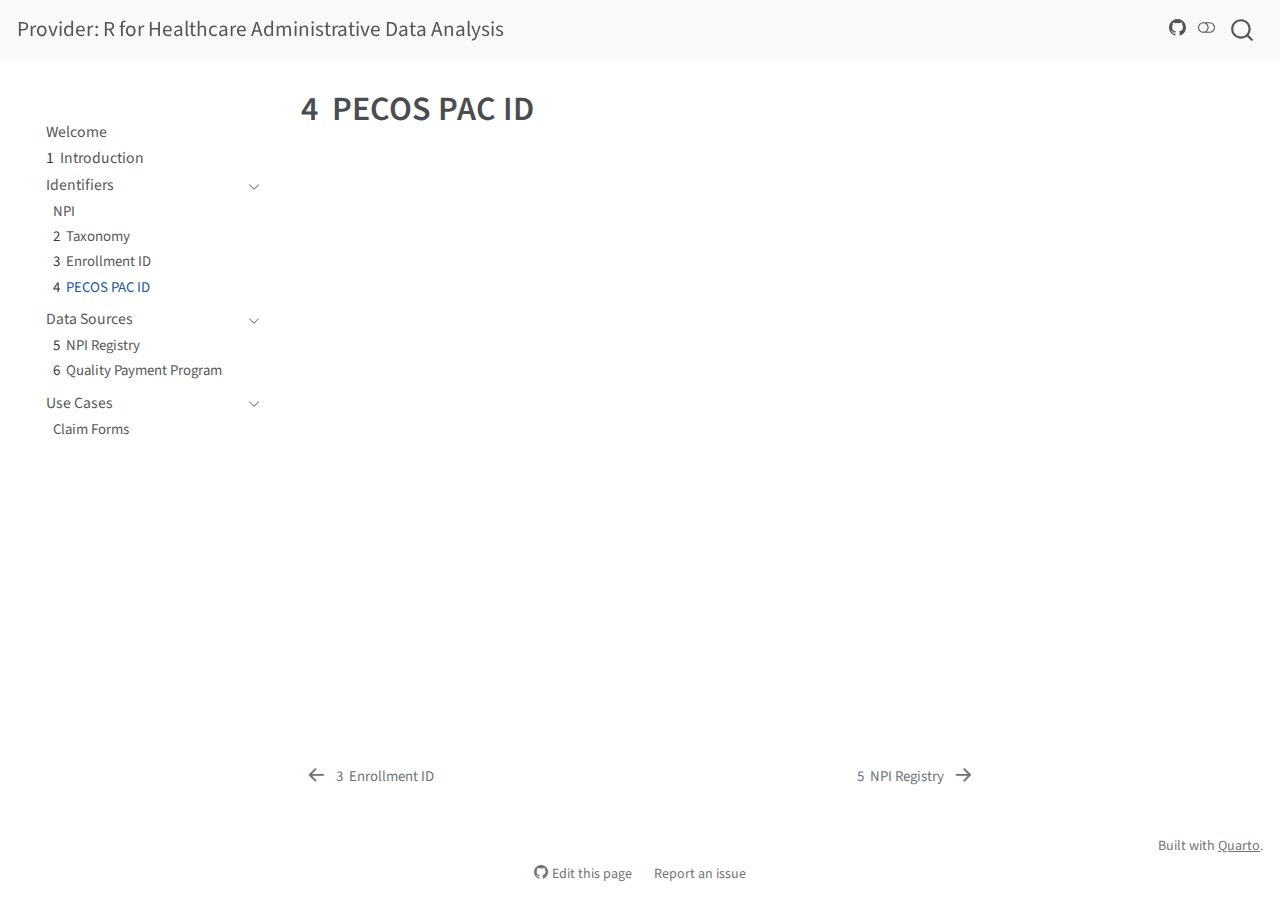
<file: docs/pecos.html>
<!DOCTYPE html>
<html xmlns="http://www.w3.org/1999/xhtml" lang="en" xml:lang="en"><head>

<meta charset="utf-8">
<meta name="generator" content="quarto-1.3.433">

<meta name="viewport" content="width=device-width, initial-scale=1.0, user-scalable=yes">


<title>Provider: R for Healthcare Administrative Data Analysis - 4&nbsp; PECOS PAC ID</title>
<style>
code{white-space: pre-wrap;}
span.smallcaps{font-variant: small-caps;}
div.columns{display: flex; gap: min(4vw, 1.5em);}
div.column{flex: auto; overflow-x: auto;}
div.hanging-indent{margin-left: 1.5em; text-indent: -1.5em;}
ul.task-list{list-style: none;}
ul.task-list li input[type="checkbox"] {
  width: 0.8em;
  margin: 0 0.8em 0.2em -1em; /* quarto-specific, see https://github.com/quarto-dev/quarto-cli/issues/4556 */ 
  vertical-align: middle;
}
</style>


<script src="site_libs/quarto-nav/quarto-nav.js"></script>
<script src="site_libs/clipboard/clipboard.min.js"></script>
<script src="site_libs/quarto-search/autocomplete.umd.js"></script>
<script src="site_libs/quarto-search/fuse.min.js"></script>
<script src="site_libs/quarto-search/quarto-search.js"></script>
<meta name="quarto:offset" content="./">
<link href="./nppes.html" rel="next">
<link href="./enroll_id.html" rel="prev">
<script src="site_libs/quarto-html/quarto.js"></script>
<script src="site_libs/quarto-html/popper.min.js"></script>
<script src="site_libs/quarto-html/tippy.umd.min.js"></script>
<script src="site_libs/quarto-html/anchor.min.js"></script>
<link href="site_libs/quarto-html/tippy.css" rel="stylesheet">
<link href="site_libs/quarto-html/quarto-syntax-highlighting.css" rel="stylesheet" class="quarto-color-scheme" id="quarto-text-highlighting-styles">
<link href="site_libs/quarto-html/quarto-syntax-highlighting-dark.css" rel="prefetch" class="quarto-color-scheme quarto-color-alternate" id="quarto-text-highlighting-styles">
<script src="site_libs/bootstrap/bootstrap.min.js"></script>
<link href="site_libs/bootstrap/bootstrap-icons.css" rel="stylesheet">
<link href="site_libs/bootstrap/bootstrap.min.css" rel="stylesheet" class="quarto-color-scheme" id="quarto-bootstrap" data-mode="light">
<link href="site_libs/bootstrap/bootstrap-dark.min.css" rel="prefetch" class="quarto-color-scheme quarto-color-alternate" id="quarto-bootstrap" data-mode="dark">
<script id="quarto-search-options" type="application/json">{
  "location": "navbar",
  "copy-button": false,
  "collapse-after": 3,
  "panel-placement": "end",
  "type": "overlay",
  "limit": 20,
  "language": {
    "search-no-results-text": "No results",
    "search-matching-documents-text": "matching documents",
    "search-copy-link-title": "Copy link to search",
    "search-hide-matches-text": "Hide additional matches",
    "search-more-match-text": "more match in this document",
    "search-more-matches-text": "more matches in this document",
    "search-clear-button-title": "Clear",
    "search-detached-cancel-button-title": "Cancel",
    "search-submit-button-title": "Submit",
    "search-label": "Search"
  }
}</script>


<meta property="og:title" content="Provider: R for Healthcare Administrative Data Analysis - 4&nbsp; PECOS PAC ID">
<meta property="og:site-name" content="Provider: R for Healthcare Administrative Data Analysis">
<meta name="twitter:title" content="Provider: R for Healthcare Administrative Data Analysis - 4&nbsp; PECOS PAC ID">
<meta name="twitter:creator" content="@aabrucehimni">
<meta name="twitter:card" content="summary">
</head>

<body class="nav-sidebar floating nav-fixed">

<div id="quarto-search-results"></div>
  <header id="quarto-header" class="headroom fixed-top">
    <nav class="navbar navbar-expand-lg navbar-dark ">
      <div class="navbar-container container-fluid">
      <div class="navbar-brand-container">
    <a class="navbar-brand" href="./index.html">
    <span class="navbar-title">Provider: R for Healthcare Administrative Data Analysis</span>
    </a>
  </div>
        <div class="quarto-navbar-tools ms-auto">
    <a href="https://github.com/andrewallenbruce/provider_book" rel="" title="Source Code" class="quarto-navigation-tool px-1" aria-label="Source Code"><i class="bi bi-github"></i></a>
  <a href="" class="quarto-color-scheme-toggle quarto-navigation-tool  px-1" onclick="window.quartoToggleColorScheme(); return false;" title="Toggle dark mode"><i class="bi"></i></a>
</div>
          <div id="quarto-search" class="" title="Search"></div>
      </div> <!-- /container-fluid -->
    </nav>
  <nav class="quarto-secondary-nav">
    <div class="container-fluid d-flex">
      <button type="button" class="quarto-btn-toggle btn" data-bs-toggle="collapse" data-bs-target="#quarto-sidebar,#quarto-sidebar-glass" aria-controls="quarto-sidebar" aria-expanded="false" aria-label="Toggle sidebar navigation" onclick="if (window.quartoToggleHeadroom) { window.quartoToggleHeadroom(); }">
        <i class="bi bi-layout-text-sidebar-reverse"></i>
      </button>
      <nav class="quarto-page-breadcrumbs" aria-label="breadcrumb"><ol class="breadcrumb"><li class="breadcrumb-item"><a href="./npi.html">Identifiers</a></li><li class="breadcrumb-item"><a href="./pecos.html"><span class="chapter-number">4</span>&nbsp; <span class="chapter-title">PECOS PAC ID</span></a></li></ol></nav>
      <a class="flex-grow-1" role="button" data-bs-toggle="collapse" data-bs-target="#quarto-sidebar,#quarto-sidebar-glass" aria-controls="quarto-sidebar" aria-expanded="false" aria-label="Toggle sidebar navigation" onclick="if (window.quartoToggleHeadroom) { window.quartoToggleHeadroom(); }">      
      </a>
      <button type="button" class="btn quarto-search-button" aria-label="" onclick="window.quartoOpenSearch();">
        <i class="bi bi-search"></i>
      </button>
    </div>
  </nav>
</header>
<!-- content -->
<div id="quarto-content" class="quarto-container page-columns page-rows-contents page-layout-article page-navbar">
<!-- sidebar -->
  <nav id="quarto-sidebar" class="sidebar collapse collapse-horizontal sidebar-navigation floating overflow-auto">
        <div class="mt-2 flex-shrink-0 align-items-center">
        <div class="sidebar-search">
        <div id="quarto-search" class="" title="Search"></div>
        </div>
        </div>
    <div class="sidebar-menu-container"> 
    <ul class="list-unstyled mt-1">
        <li class="sidebar-item">
  <div class="sidebar-item-container"> 
  <a href="./index.html" class="sidebar-item-text sidebar-link">
 <span class="menu-text">Welcome</span></a>
  </div>
</li>
        <li class="sidebar-item">
  <div class="sidebar-item-container"> 
  <a href="./intro.html" class="sidebar-item-text sidebar-link">
 <span class="menu-text"><span class="chapter-number">1</span>&nbsp; <span class="chapter-title">Introduction</span></span></a>
  </div>
</li>
        <li class="sidebar-item sidebar-item-section">
      <div class="sidebar-item-container"> 
            <a class="sidebar-item-text sidebar-link text-start" data-bs-toggle="collapse" data-bs-target="#quarto-sidebar-section-1" aria-expanded="true">
 <span class="menu-text">Identifiers</span></a>
          <a class="sidebar-item-toggle text-start" data-bs-toggle="collapse" data-bs-target="#quarto-sidebar-section-1" aria-expanded="true" aria-label="Toggle section">
            <i class="bi bi-chevron-right ms-2"></i>
          </a> 
      </div>
      <ul id="quarto-sidebar-section-1" class="collapse list-unstyled sidebar-section depth1 show">  
          <li class="sidebar-item">
  <div class="sidebar-item-container"> 
  <a href="./npi.html" class="sidebar-item-text sidebar-link">
 <span class="menu-text">NPI</span></a>
  </div>
</li>
          <li class="sidebar-item">
  <div class="sidebar-item-container"> 
  <a href="./taxonomy.html" class="sidebar-item-text sidebar-link">
 <span class="menu-text"><span class="chapter-number">2</span>&nbsp; <span class="chapter-title">Taxonomy</span></span></a>
  </div>
</li>
          <li class="sidebar-item">
  <div class="sidebar-item-container"> 
  <a href="./enroll_id.html" class="sidebar-item-text sidebar-link">
 <span class="menu-text"><span class="chapter-number">3</span>&nbsp; <span class="chapter-title">Enrollment ID</span></span></a>
  </div>
</li>
          <li class="sidebar-item">
  <div class="sidebar-item-container"> 
  <a href="./pecos.html" class="sidebar-item-text sidebar-link active">
 <span class="menu-text"><span class="chapter-number">4</span>&nbsp; <span class="chapter-title">PECOS PAC ID</span></span></a>
  </div>
</li>
      </ul>
  </li>
        <li class="sidebar-item sidebar-item-section">
      <div class="sidebar-item-container"> 
            <a class="sidebar-item-text sidebar-link text-start" data-bs-toggle="collapse" data-bs-target="#quarto-sidebar-section-2" aria-expanded="true">
 <span class="menu-text">Data Sources</span></a>
          <a class="sidebar-item-toggle text-start" data-bs-toggle="collapse" data-bs-target="#quarto-sidebar-section-2" aria-expanded="true" aria-label="Toggle section">
            <i class="bi bi-chevron-right ms-2"></i>
          </a> 
      </div>
      <ul id="quarto-sidebar-section-2" class="collapse list-unstyled sidebar-section depth1 show">  
          <li class="sidebar-item">
  <div class="sidebar-item-container"> 
  <a href="./nppes.html" class="sidebar-item-text sidebar-link">
 <span class="menu-text"><span class="chapter-number">5</span>&nbsp; <span class="chapter-title">NPI Registry</span></span></a>
  </div>
</li>
          <li class="sidebar-item">
  <div class="sidebar-item-container"> 
  <a href="./qpp.html" class="sidebar-item-text sidebar-link">
 <span class="menu-text"><span class="chapter-number">6</span>&nbsp; <span class="chapter-title">Quality Payment Program</span></span></a>
  </div>
</li>
      </ul>
  </li>
        <li class="sidebar-item sidebar-item-section">
      <div class="sidebar-item-container"> 
            <a class="sidebar-item-text sidebar-link text-start" data-bs-toggle="collapse" data-bs-target="#quarto-sidebar-section-3" aria-expanded="true">
 <span class="menu-text">Use Cases</span></a>
          <a class="sidebar-item-toggle text-start" data-bs-toggle="collapse" data-bs-target="#quarto-sidebar-section-3" aria-expanded="true" aria-label="Toggle section">
            <i class="bi bi-chevron-right ms-2"></i>
          </a> 
      </div>
      <ul id="quarto-sidebar-section-3" class="collapse list-unstyled sidebar-section depth1 show">  
          <li class="sidebar-item">
  <div class="sidebar-item-container"> 
  <a href="./claims_forms.html" class="sidebar-item-text sidebar-link">
 <span class="menu-text">Claim Forms</span></a>
  </div>
</li>
      </ul>
  </li>
    </ul>
    </div>
</nav>
<div id="quarto-sidebar-glass" data-bs-toggle="collapse" data-bs-target="#quarto-sidebar,#quarto-sidebar-glass"></div>
<!-- margin-sidebar -->
    <div id="quarto-margin-sidebar" class="sidebar margin-sidebar">
        
    </div>
<!-- main -->
<main class="content" id="quarto-document-content">

<header id="title-block-header" class="quarto-title-block default">
<div class="quarto-title">
<h1 class="title"><span class="chapter-number">4</span>&nbsp; <span class="chapter-title">PECOS PAC ID</span></h1>
</div>



<div class="quarto-title-meta">

    
  
    
  </div>
  

</header>




</main> <!-- /main -->
<script id="quarto-html-after-body" type="application/javascript">
window.document.addEventListener("DOMContentLoaded", function (event) {
  const toggleBodyColorMode = (bsSheetEl) => {
    const mode = bsSheetEl.getAttribute("data-mode");
    const bodyEl = window.document.querySelector("body");
    if (mode === "dark") {
      bodyEl.classList.add("quarto-dark");
      bodyEl.classList.remove("quarto-light");
    } else {
      bodyEl.classList.add("quarto-light");
      bodyEl.classList.remove("quarto-dark");
    }
  }
  const toggleBodyColorPrimary = () => {
    const bsSheetEl = window.document.querySelector("link#quarto-bootstrap");
    if (bsSheetEl) {
      toggleBodyColorMode(bsSheetEl);
    }
  }
  toggleBodyColorPrimary();  
  const disableStylesheet = (stylesheets) => {
    for (let i=0; i < stylesheets.length; i++) {
      const stylesheet = stylesheets[i];
      stylesheet.rel = 'prefetch';
    }
  }
  const enableStylesheet = (stylesheets) => {
    for (let i=0; i < stylesheets.length; i++) {
      const stylesheet = stylesheets[i];
      stylesheet.rel = 'stylesheet';
    }
  }
  const manageTransitions = (selector, allowTransitions) => {
    const els = window.document.querySelectorAll(selector);
    for (let i=0; i < els.length; i++) {
      const el = els[i];
      if (allowTransitions) {
        el.classList.remove('notransition');
      } else {
        el.classList.add('notransition');
      }
    }
  }
  const toggleColorMode = (alternate) => {
    // Switch the stylesheets
    const alternateStylesheets = window.document.querySelectorAll('link.quarto-color-scheme.quarto-color-alternate');
    manageTransitions('#quarto-margin-sidebar .nav-link', false);
    if (alternate) {
      enableStylesheet(alternateStylesheets);
      for (const sheetNode of alternateStylesheets) {
        if (sheetNode.id === "quarto-bootstrap") {
          toggleBodyColorMode(sheetNode);
        }
      }
    } else {
      disableStylesheet(alternateStylesheets);
      toggleBodyColorPrimary();
    }
    manageTransitions('#quarto-margin-sidebar .nav-link', true);
    // Switch the toggles
    const toggles = window.document.querySelectorAll('.quarto-color-scheme-toggle');
    for (let i=0; i < toggles.length; i++) {
      const toggle = toggles[i];
      if (toggle) {
        if (alternate) {
          toggle.classList.add("alternate");     
        } else {
          toggle.classList.remove("alternate");
        }
      }
    }
    // Hack to workaround the fact that safari doesn't
    // properly recolor the scrollbar when toggling (#1455)
    if (navigator.userAgent.indexOf('Safari') > 0 && navigator.userAgent.indexOf('Chrome') == -1) {
      manageTransitions("body", false);
      window.scrollTo(0, 1);
      setTimeout(() => {
        window.scrollTo(0, 0);
        manageTransitions("body", true);
      }, 40);  
    }
  }
  const isFileUrl = () => { 
    return window.location.protocol === 'file:';
  }
  const hasAlternateSentinel = () => {  
    let styleSentinel = getColorSchemeSentinel();
    if (styleSentinel !== null) {
      return styleSentinel === "alternate";
    } else {
      return false;
    }
  }
  const setStyleSentinel = (alternate) => {
    const value = alternate ? "alternate" : "default";
    if (!isFileUrl()) {
      window.localStorage.setItem("quarto-color-scheme", value);
    } else {
      localAlternateSentinel = value;
    }
  }
  const getColorSchemeSentinel = () => {
    if (!isFileUrl()) {
      const storageValue = window.localStorage.getItem("quarto-color-scheme");
      return storageValue != null ? storageValue : localAlternateSentinel;
    } else {
      return localAlternateSentinel;
    }
  }
  let localAlternateSentinel = 'default';
  // Dark / light mode switch
  window.quartoToggleColorScheme = () => {
    // Read the current dark / light value 
    let toAlternate = !hasAlternateSentinel();
    toggleColorMode(toAlternate);
    setStyleSentinel(toAlternate);
  };
  // Ensure there is a toggle, if there isn't float one in the top right
  if (window.document.querySelector('.quarto-color-scheme-toggle') === null) {
    const a = window.document.createElement('a');
    a.classList.add('top-right');
    a.classList.add('quarto-color-scheme-toggle');
    a.href = "";
    a.onclick = function() { try { window.quartoToggleColorScheme(); } catch {} return false; };
    const i = window.document.createElement("i");
    i.classList.add('bi');
    a.appendChild(i);
    window.document.body.appendChild(a);
  }
  // Switch to dark mode if need be
  if (hasAlternateSentinel()) {
    toggleColorMode(true);
  } else {
    toggleColorMode(false);
  }
  const icon = "";
  const anchorJS = new window.AnchorJS();
  anchorJS.options = {
    placement: 'right',
    icon: icon
  };
  anchorJS.add('.anchored');
  const isCodeAnnotation = (el) => {
    for (const clz of el.classList) {
      if (clz.startsWith('code-annotation-')) {                     
        return true;
      }
    }
    return false;
  }
  const clipboard = new window.ClipboardJS('.code-copy-button', {
    text: function(trigger) {
      const codeEl = trigger.previousElementSibling.cloneNode(true);
      for (const childEl of codeEl.children) {
        if (isCodeAnnotation(childEl)) {
          childEl.remove();
        }
      }
      return codeEl.innerText;
    }
  });
  clipboard.on('success', function(e) {
    // button target
    const button = e.trigger;
    // don't keep focus
    button.blur();
    // flash "checked"
    button.classList.add('code-copy-button-checked');
    var currentTitle = button.getAttribute("title");
    button.setAttribute("title", "Copied!");
    let tooltip;
    if (window.bootstrap) {
      button.setAttribute("data-bs-toggle", "tooltip");
      button.setAttribute("data-bs-placement", "left");
      button.setAttribute("data-bs-title", "Copied!");
      tooltip = new bootstrap.Tooltip(button, 
        { trigger: "manual", 
          customClass: "code-copy-button-tooltip",
          offset: [0, -8]});
      tooltip.show();    
    }
    setTimeout(function() {
      if (tooltip) {
        tooltip.hide();
        button.removeAttribute("data-bs-title");
        button.removeAttribute("data-bs-toggle");
        button.removeAttribute("data-bs-placement");
      }
      button.setAttribute("title", currentTitle);
      button.classList.remove('code-copy-button-checked');
    }, 1000);
    // clear code selection
    e.clearSelection();
  });
  function tippyHover(el, contentFn) {
    const config = {
      allowHTML: true,
      content: contentFn,
      maxWidth: 500,
      delay: 100,
      arrow: false,
      appendTo: function(el) {
          return el.parentElement;
      },
      interactive: true,
      interactiveBorder: 10,
      theme: 'quarto',
      placement: 'bottom-start'
    };
    window.tippy(el, config); 
  }
  const noterefs = window.document.querySelectorAll('a[role="doc-noteref"]');
  for (var i=0; i<noterefs.length; i++) {
    const ref = noterefs[i];
    tippyHover(ref, function() {
      // use id or data attribute instead here
      let href = ref.getAttribute('data-footnote-href') || ref.getAttribute('href');
      try { href = new URL(href).hash; } catch {}
      const id = href.replace(/^#\/?/, "");
      const note = window.document.getElementById(id);
      return note.innerHTML;
    });
  }
      let selectedAnnoteEl;
      const selectorForAnnotation = ( cell, annotation) => {
        let cellAttr = 'data-code-cell="' + cell + '"';
        let lineAttr = 'data-code-annotation="' +  annotation + '"';
        const selector = 'span[' + cellAttr + '][' + lineAttr + ']';
        return selector;
      }
      const selectCodeLines = (annoteEl) => {
        const doc = window.document;
        const targetCell = annoteEl.getAttribute("data-target-cell");
        const targetAnnotation = annoteEl.getAttribute("data-target-annotation");
        const annoteSpan = window.document.querySelector(selectorForAnnotation(targetCell, targetAnnotation));
        const lines = annoteSpan.getAttribute("data-code-lines").split(",");
        const lineIds = lines.map((line) => {
          return targetCell + "-" + line;
        })
        let top = null;
        let height = null;
        let parent = null;
        if (lineIds.length > 0) {
            //compute the position of the single el (top and bottom and make a div)
            const el = window.document.getElementById(lineIds[0]);
            top = el.offsetTop;
            height = el.offsetHeight;
            parent = el.parentElement.parentElement;
          if (lineIds.length > 1) {
            const lastEl = window.document.getElementById(lineIds[lineIds.length - 1]);
            const bottom = lastEl.offsetTop + lastEl.offsetHeight;
            height = bottom - top;
          }
          if (top !== null && height !== null && parent !== null) {
            // cook up a div (if necessary) and position it 
            let div = window.document.getElementById("code-annotation-line-highlight");
            if (div === null) {
              div = window.document.createElement("div");
              div.setAttribute("id", "code-annotation-line-highlight");
              div.style.position = 'absolute';
              parent.appendChild(div);
            }
            div.style.top = top - 2 + "px";
            div.style.height = height + 4 + "px";
            let gutterDiv = window.document.getElementById("code-annotation-line-highlight-gutter");
            if (gutterDiv === null) {
              gutterDiv = window.document.createElement("div");
              gutterDiv.setAttribute("id", "code-annotation-line-highlight-gutter");
              gutterDiv.style.position = 'absolute';
              const codeCell = window.document.getElementById(targetCell);
              const gutter = codeCell.querySelector('.code-annotation-gutter');
              gutter.appendChild(gutterDiv);
            }
            gutterDiv.style.top = top - 2 + "px";
            gutterDiv.style.height = height + 4 + "px";
          }
          selectedAnnoteEl = annoteEl;
        }
      };
      const unselectCodeLines = () => {
        const elementsIds = ["code-annotation-line-highlight", "code-annotation-line-highlight-gutter"];
        elementsIds.forEach((elId) => {
          const div = window.document.getElementById(elId);
          if (div) {
            div.remove();
          }
        });
        selectedAnnoteEl = undefined;
      };
      // Attach click handler to the DT
      const annoteDls = window.document.querySelectorAll('dt[data-target-cell]');
      for (const annoteDlNode of annoteDls) {
        annoteDlNode.addEventListener('click', (event) => {
          const clickedEl = event.target;
          if (clickedEl !== selectedAnnoteEl) {
            unselectCodeLines();
            const activeEl = window.document.querySelector('dt[data-target-cell].code-annotation-active');
            if (activeEl) {
              activeEl.classList.remove('code-annotation-active');
            }
            selectCodeLines(clickedEl);
            clickedEl.classList.add('code-annotation-active');
          } else {
            // Unselect the line
            unselectCodeLines();
            clickedEl.classList.remove('code-annotation-active');
          }
        });
      }
  const findCites = (el) => {
    const parentEl = el.parentElement;
    if (parentEl) {
      const cites = parentEl.dataset.cites;
      if (cites) {
        return {
          el,
          cites: cites.split(' ')
        };
      } else {
        return findCites(el.parentElement)
      }
    } else {
      return undefined;
    }
  };
  var bibliorefs = window.document.querySelectorAll('a[role="doc-biblioref"]');
  for (var i=0; i<bibliorefs.length; i++) {
    const ref = bibliorefs[i];
    const citeInfo = findCites(ref);
    if (citeInfo) {
      tippyHover(citeInfo.el, function() {
        var popup = window.document.createElement('div');
        citeInfo.cites.forEach(function(cite) {
          var citeDiv = window.document.createElement('div');
          citeDiv.classList.add('hanging-indent');
          citeDiv.classList.add('csl-entry');
          var biblioDiv = window.document.getElementById('ref-' + cite);
          if (biblioDiv) {
            citeDiv.innerHTML = biblioDiv.innerHTML;
          }
          popup.appendChild(citeDiv);
        });
        return popup.innerHTML;
      });
    }
  }
});
</script>
<nav class="page-navigation">
  <div class="nav-page nav-page-previous">
      <a href="./enroll_id.html" class="pagination-link">
        <i class="bi bi-arrow-left-short"></i> <span class="nav-page-text"><span class="chapter-number">3</span>&nbsp; <span class="chapter-title">Enrollment ID</span></span>
      </a>          
  </div>
  <div class="nav-page nav-page-next">
      <a href="./nppes.html" class="pagination-link">
        <span class="nav-page-text"><span class="chapter-number">5</span>&nbsp; <span class="chapter-title">NPI Registry</span></span> <i class="bi bi-arrow-right-short"></i>
      </a>
  </div>
</nav>
</div> <!-- /content -->
<footer class="footer">
  <div class="nav-footer">
    <div class="nav-footer-left">
      &nbsp;
    </div>   
    <div class="nav-footer-center">
      &nbsp;
    <div class="toc-actions"><div><i class="bi bi-github"></i></div><div class="action-links"><p><a href="https://github.com/andrewallenbruce/provider_book/edit/main/pecos.qmd" class="toc-action">Edit this page</a></p><p><a href="https://github.com/andrewallenbruce/provider_book/issues/new" class="toc-action">Report an issue</a></p></div></div></div>
    <div class="nav-footer-right">Built with <a href="https://quarto.org/">Quarto</a>.</div>
  </div>
</footer>



</body></html>
</file>
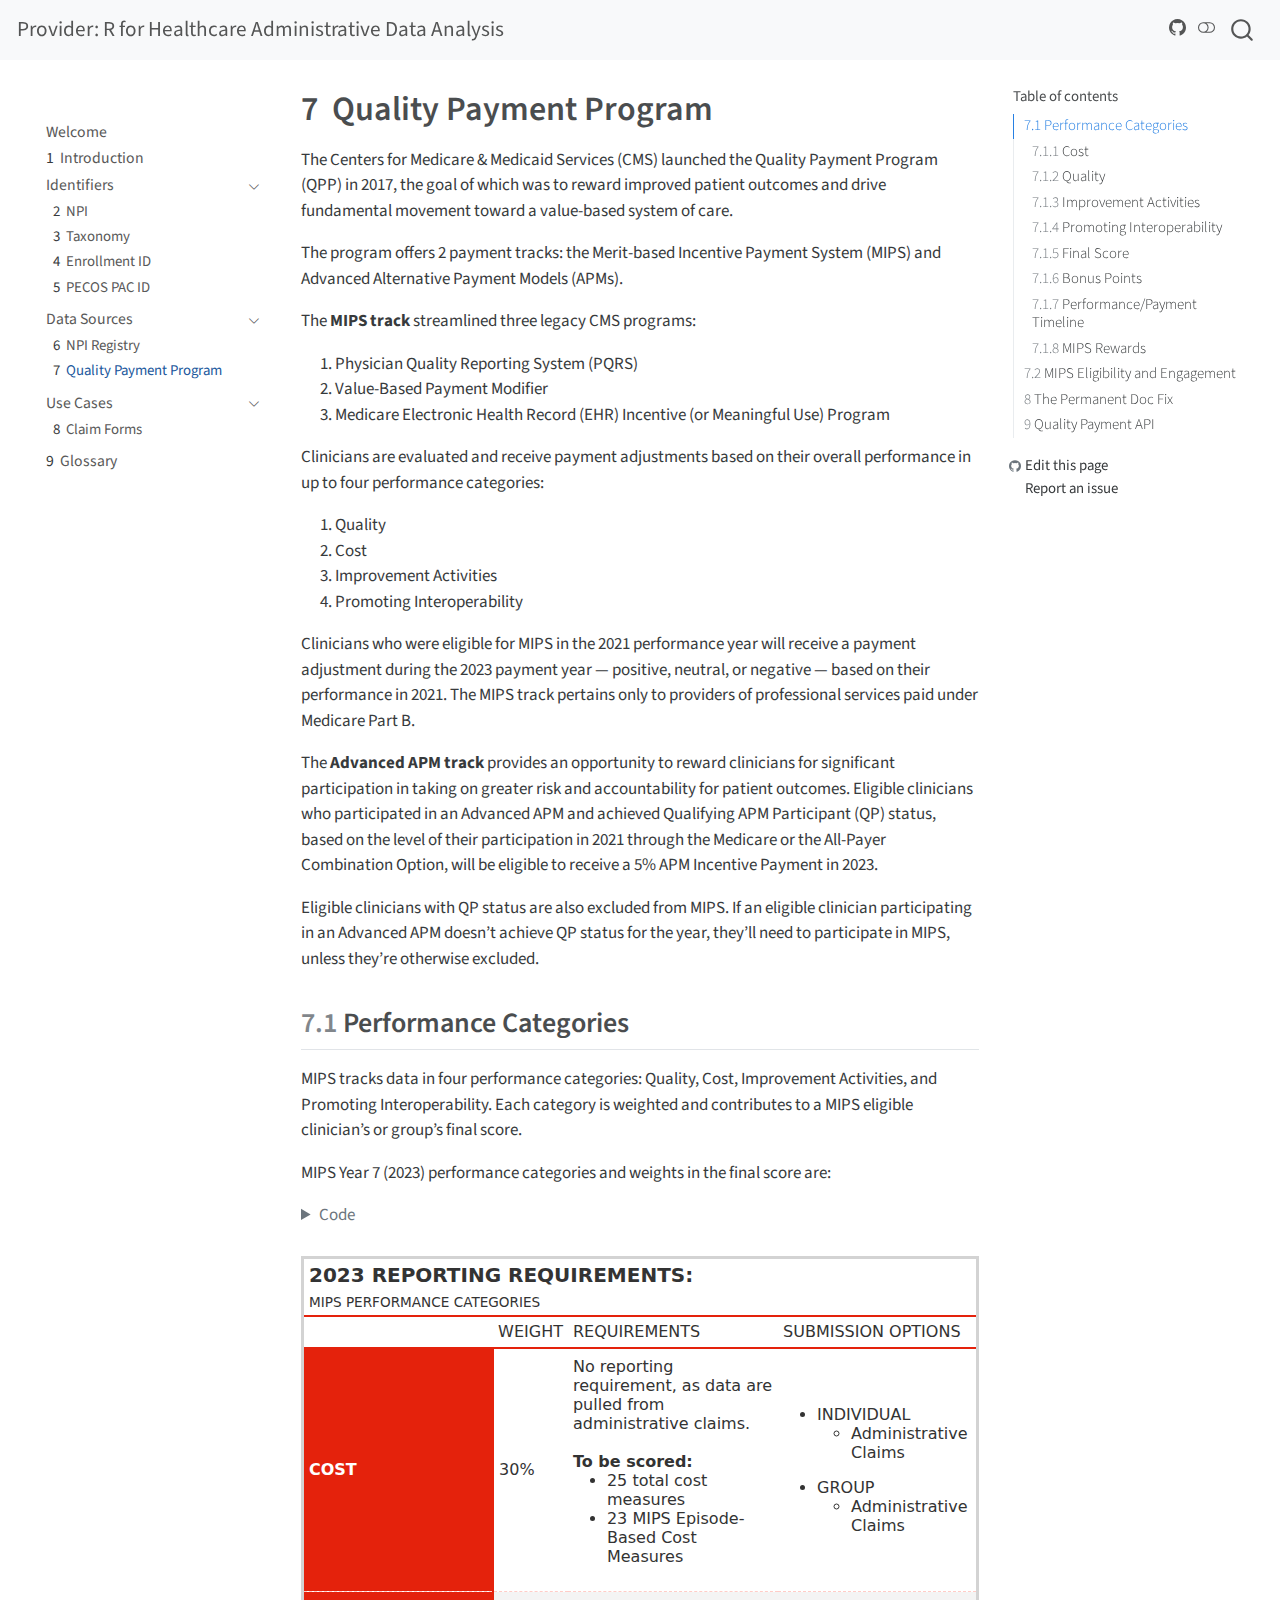
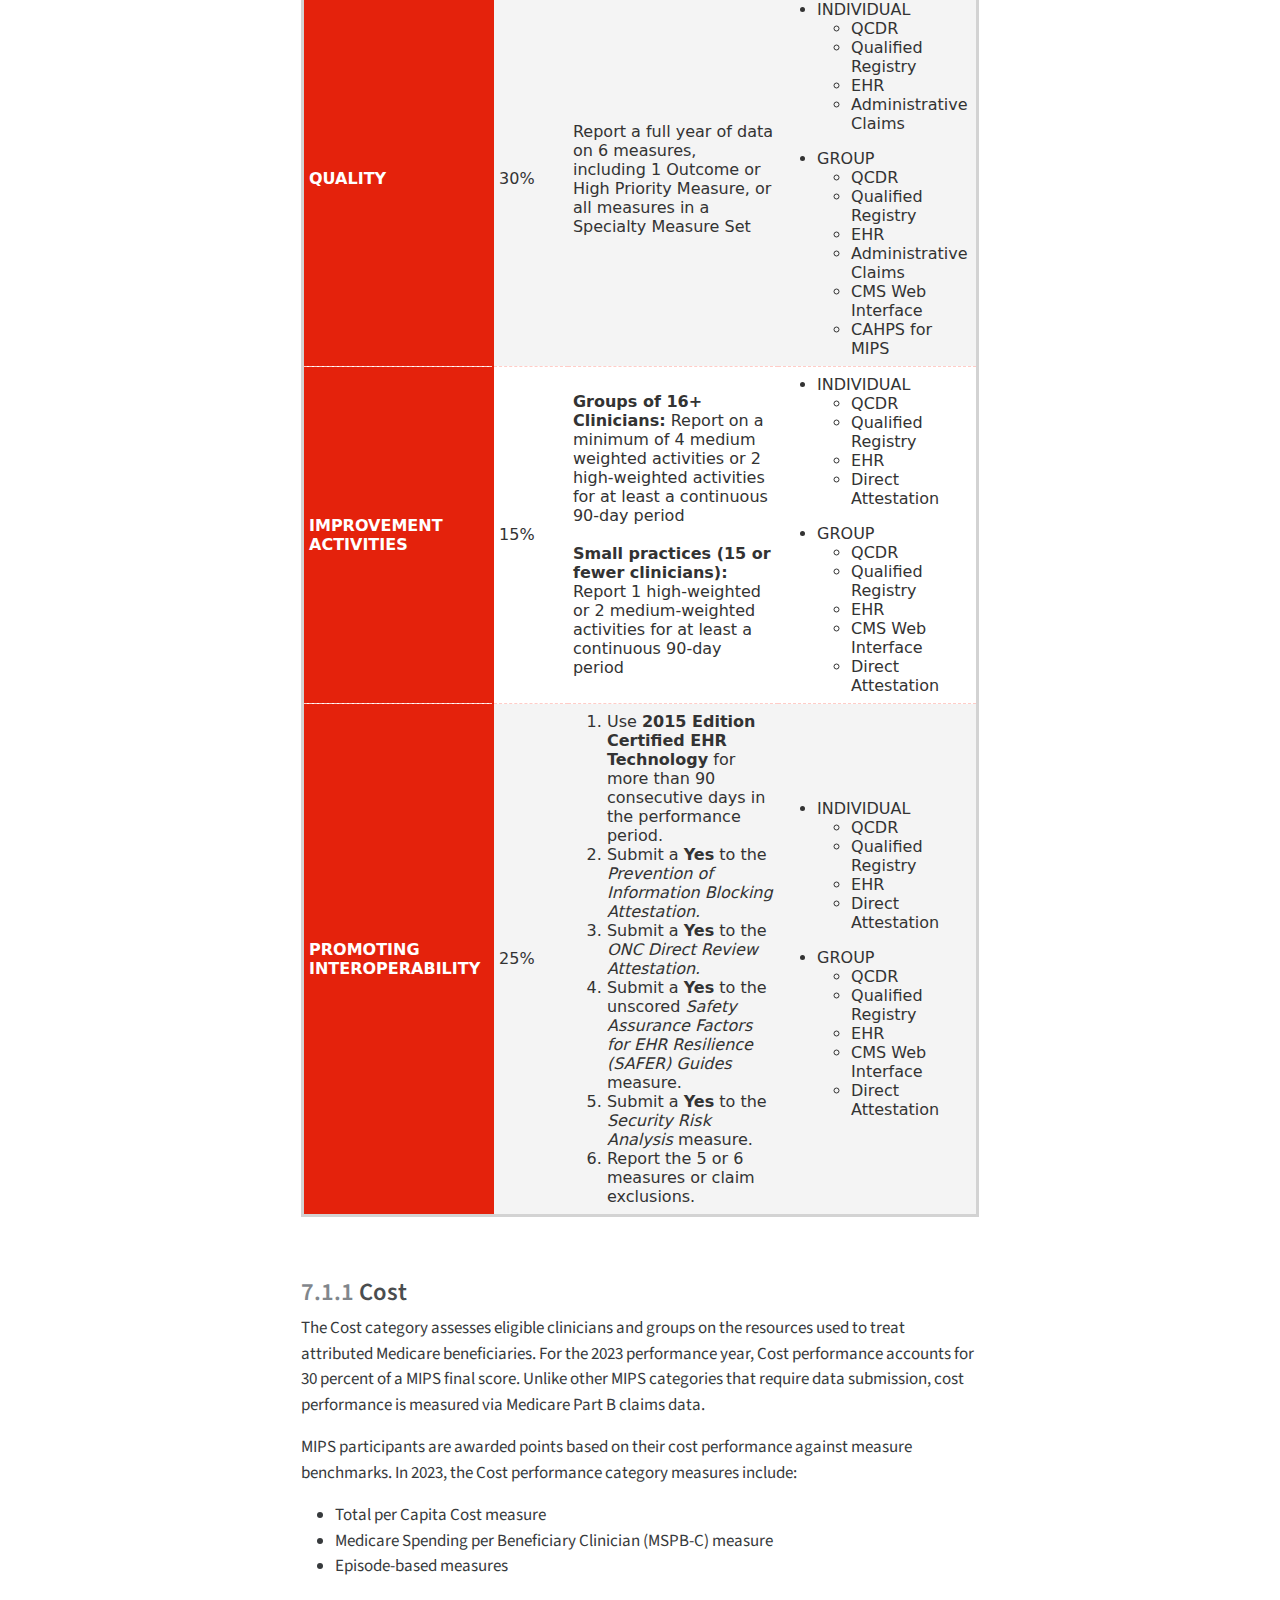
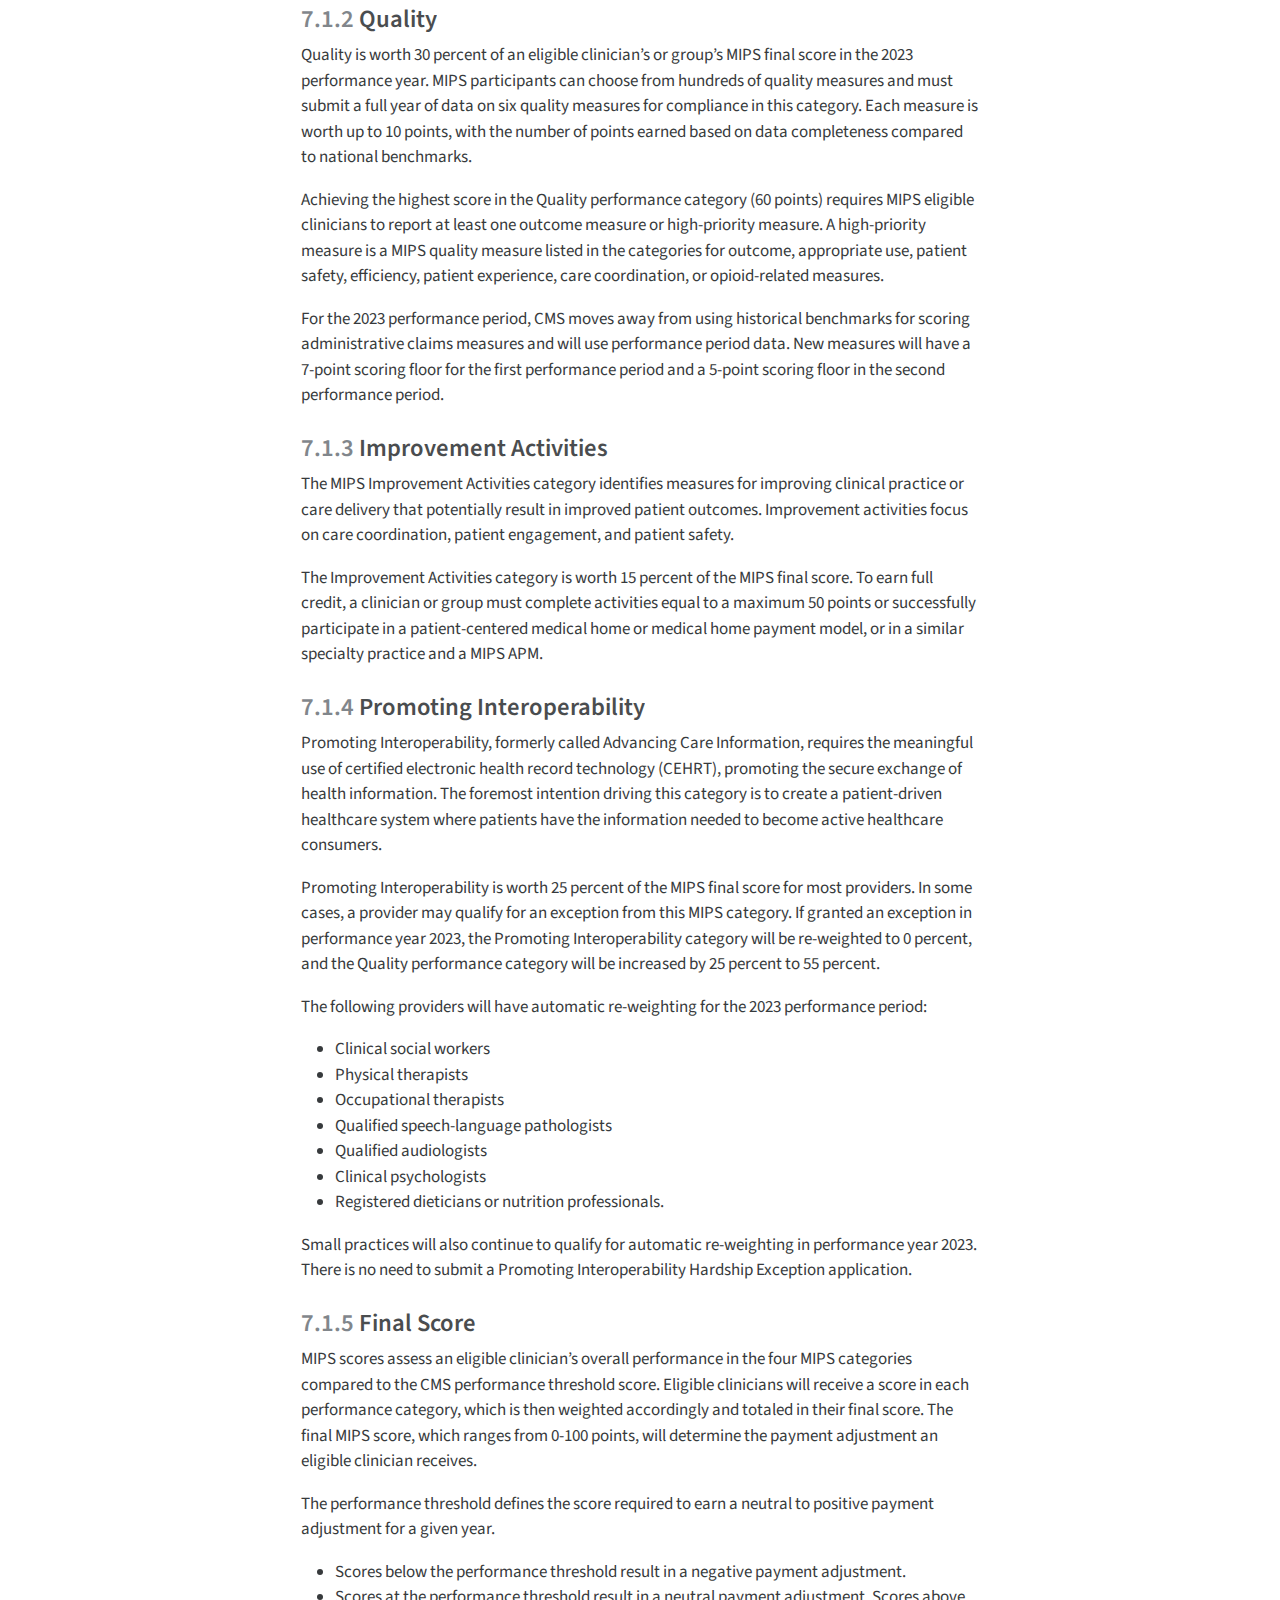
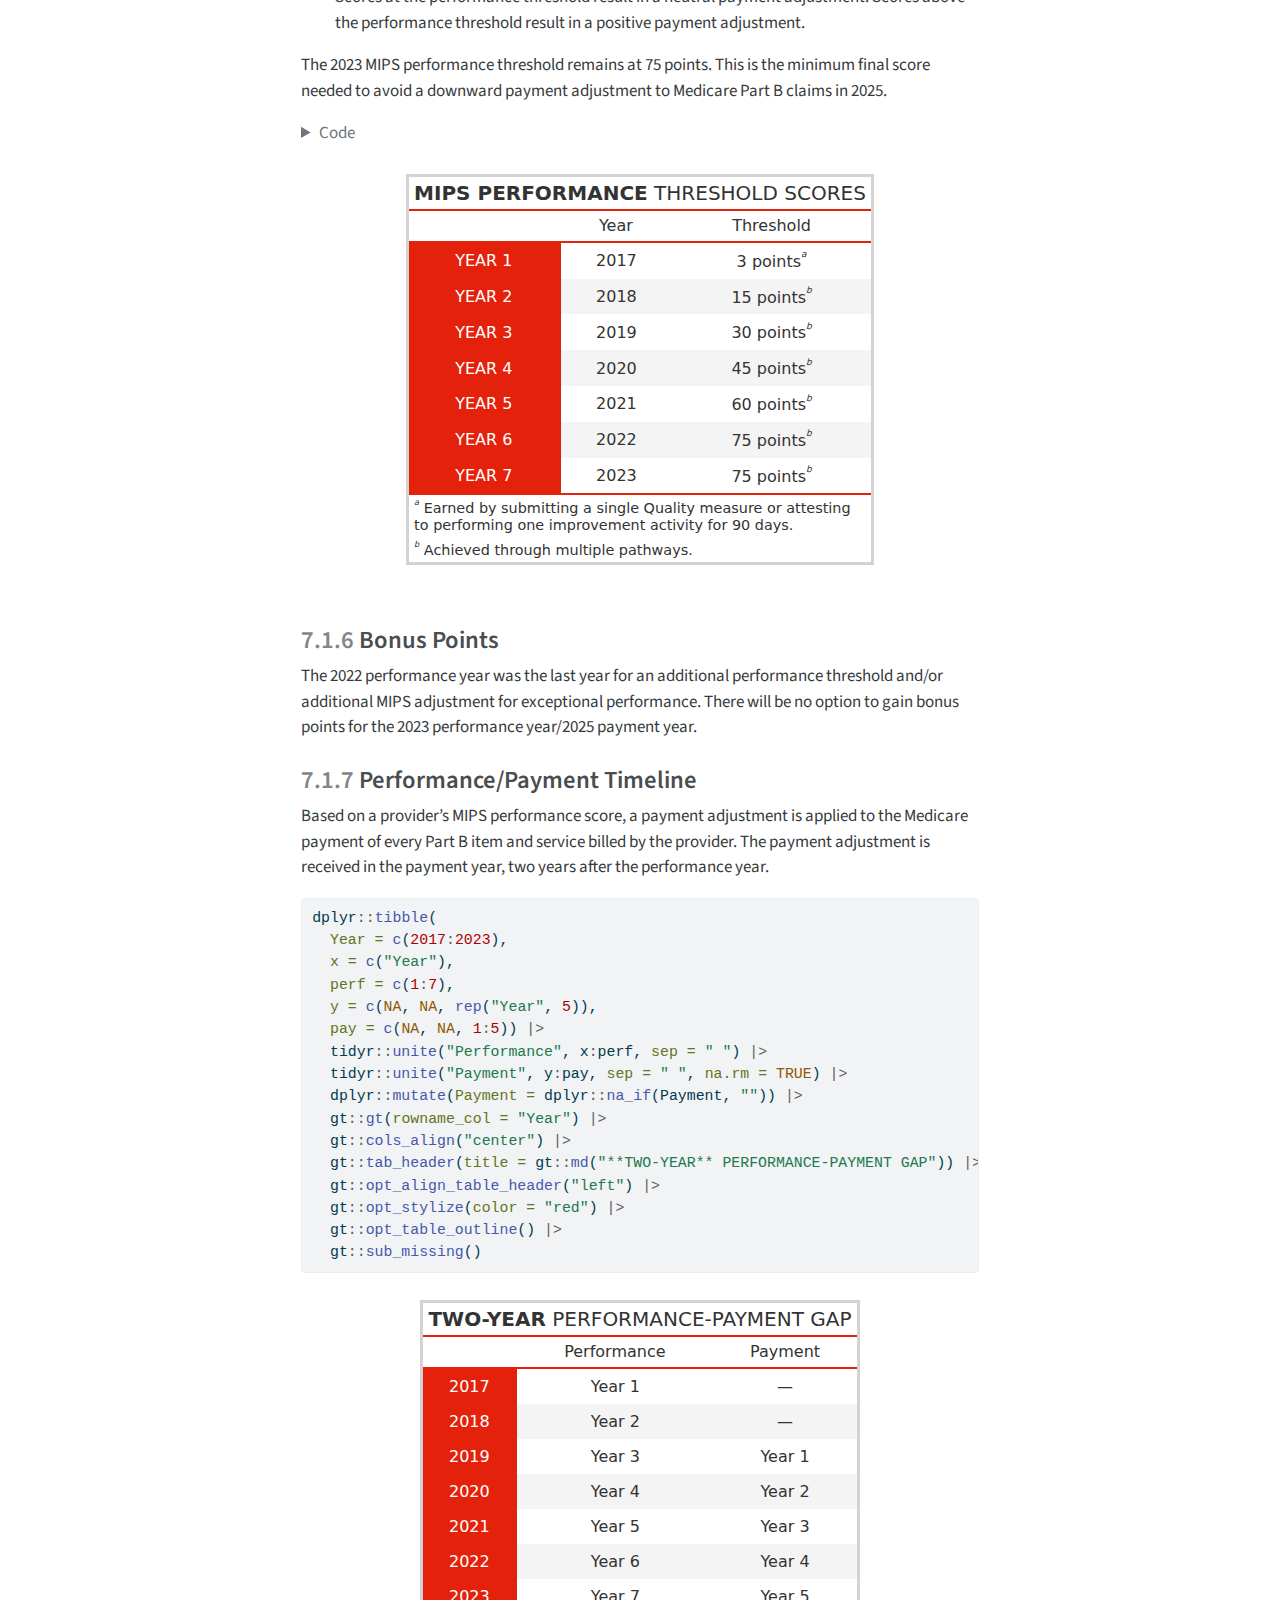
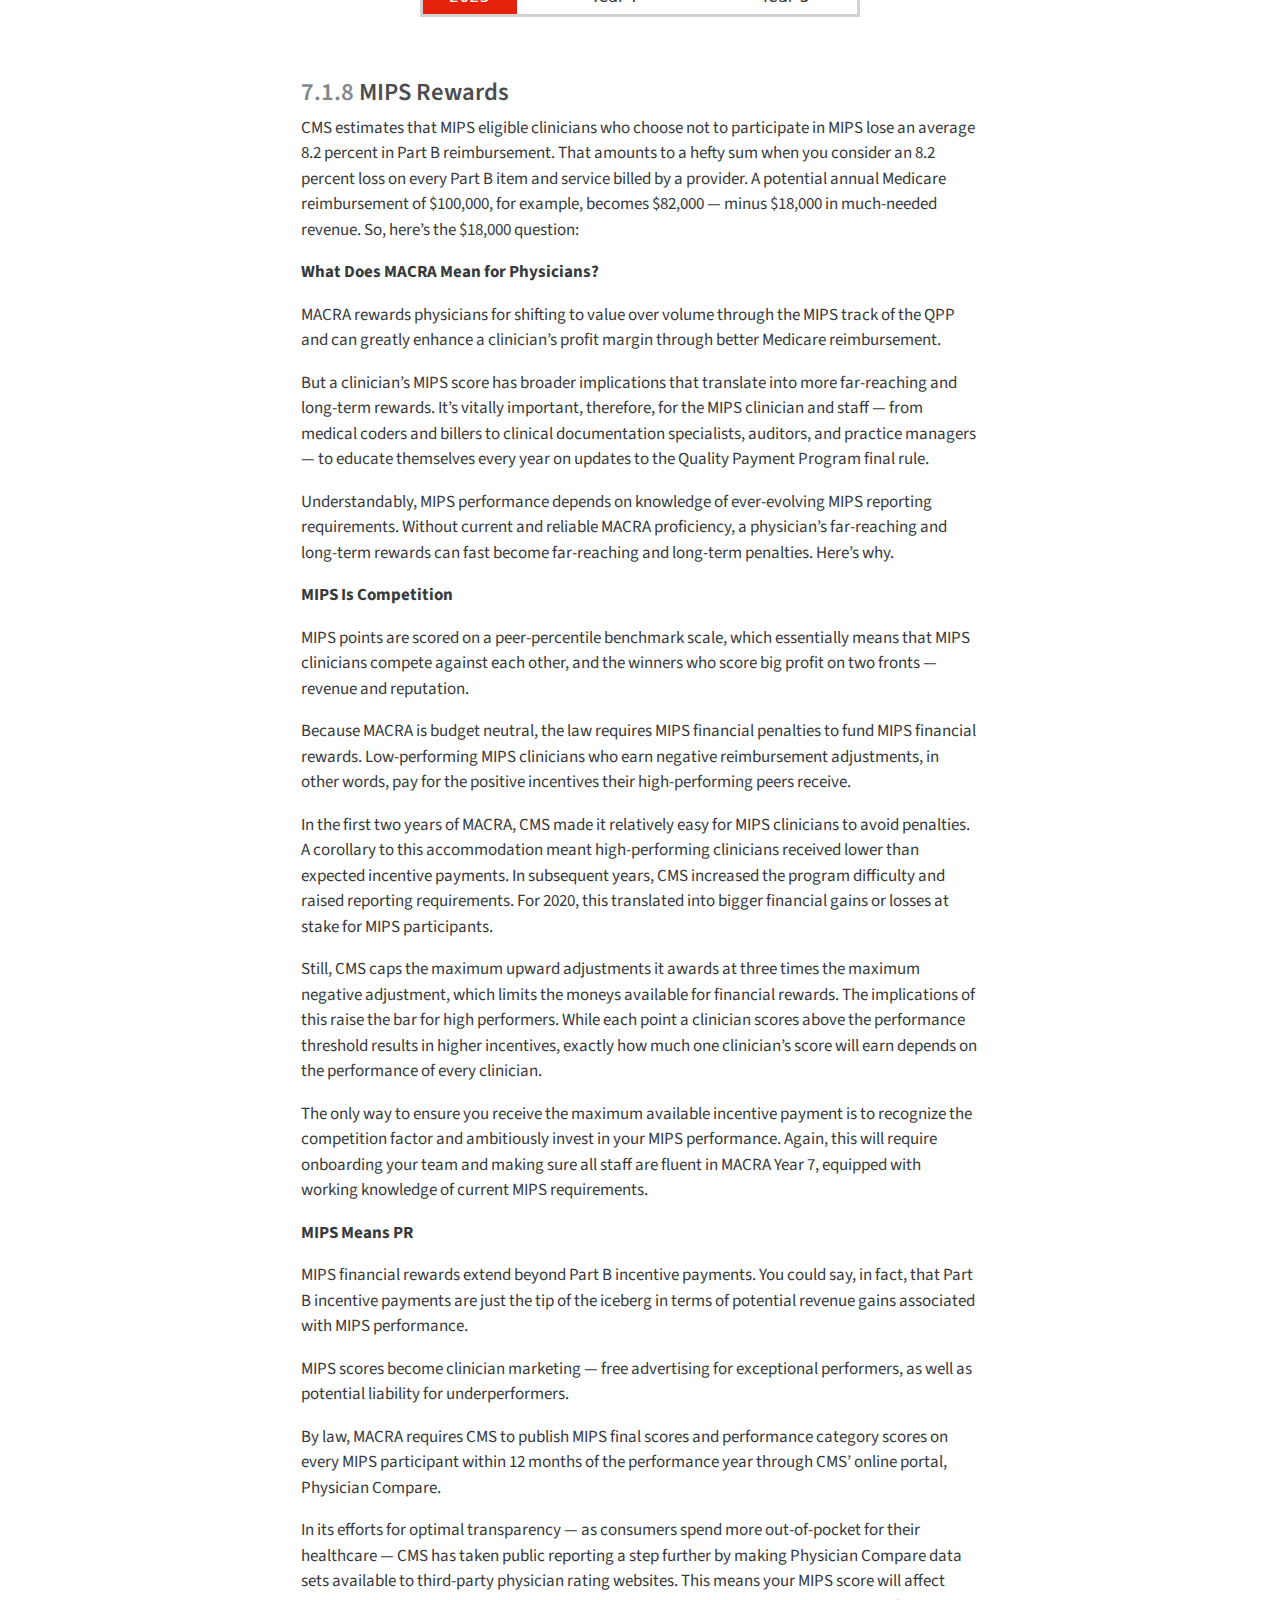
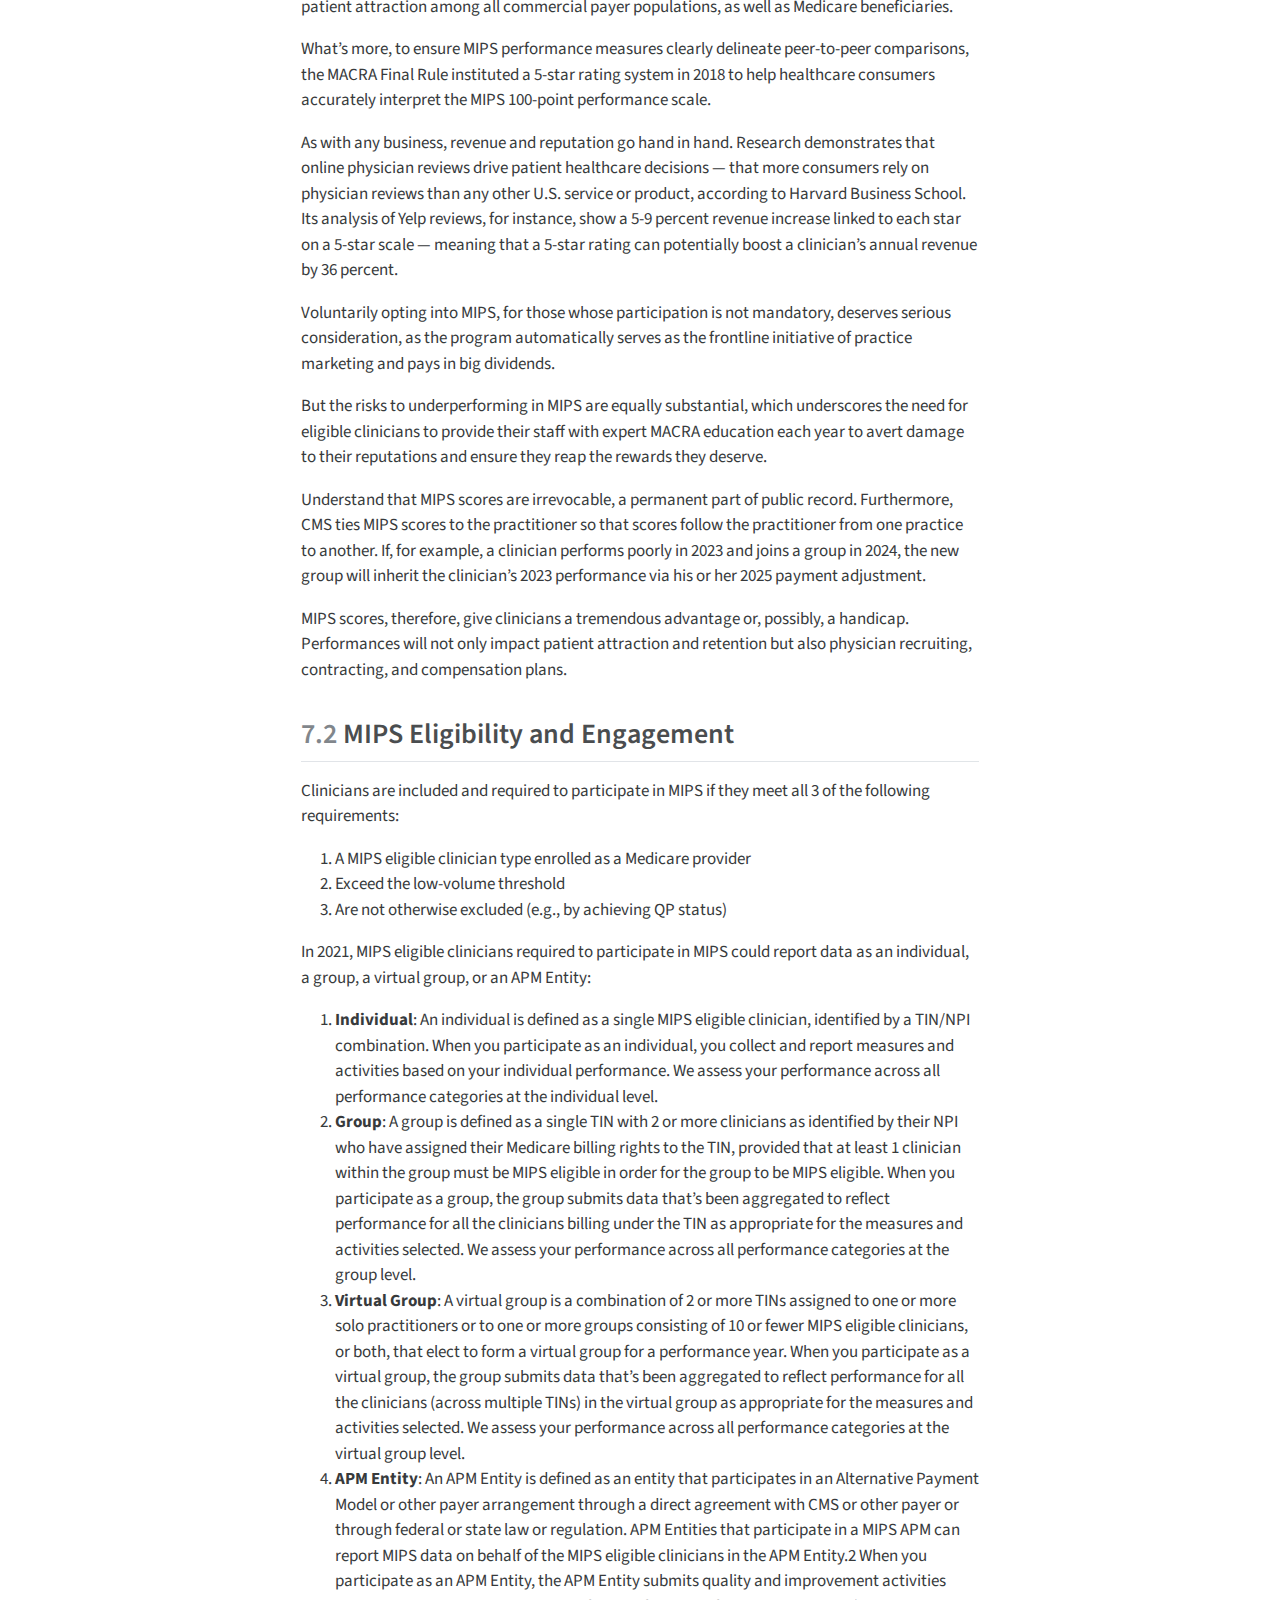
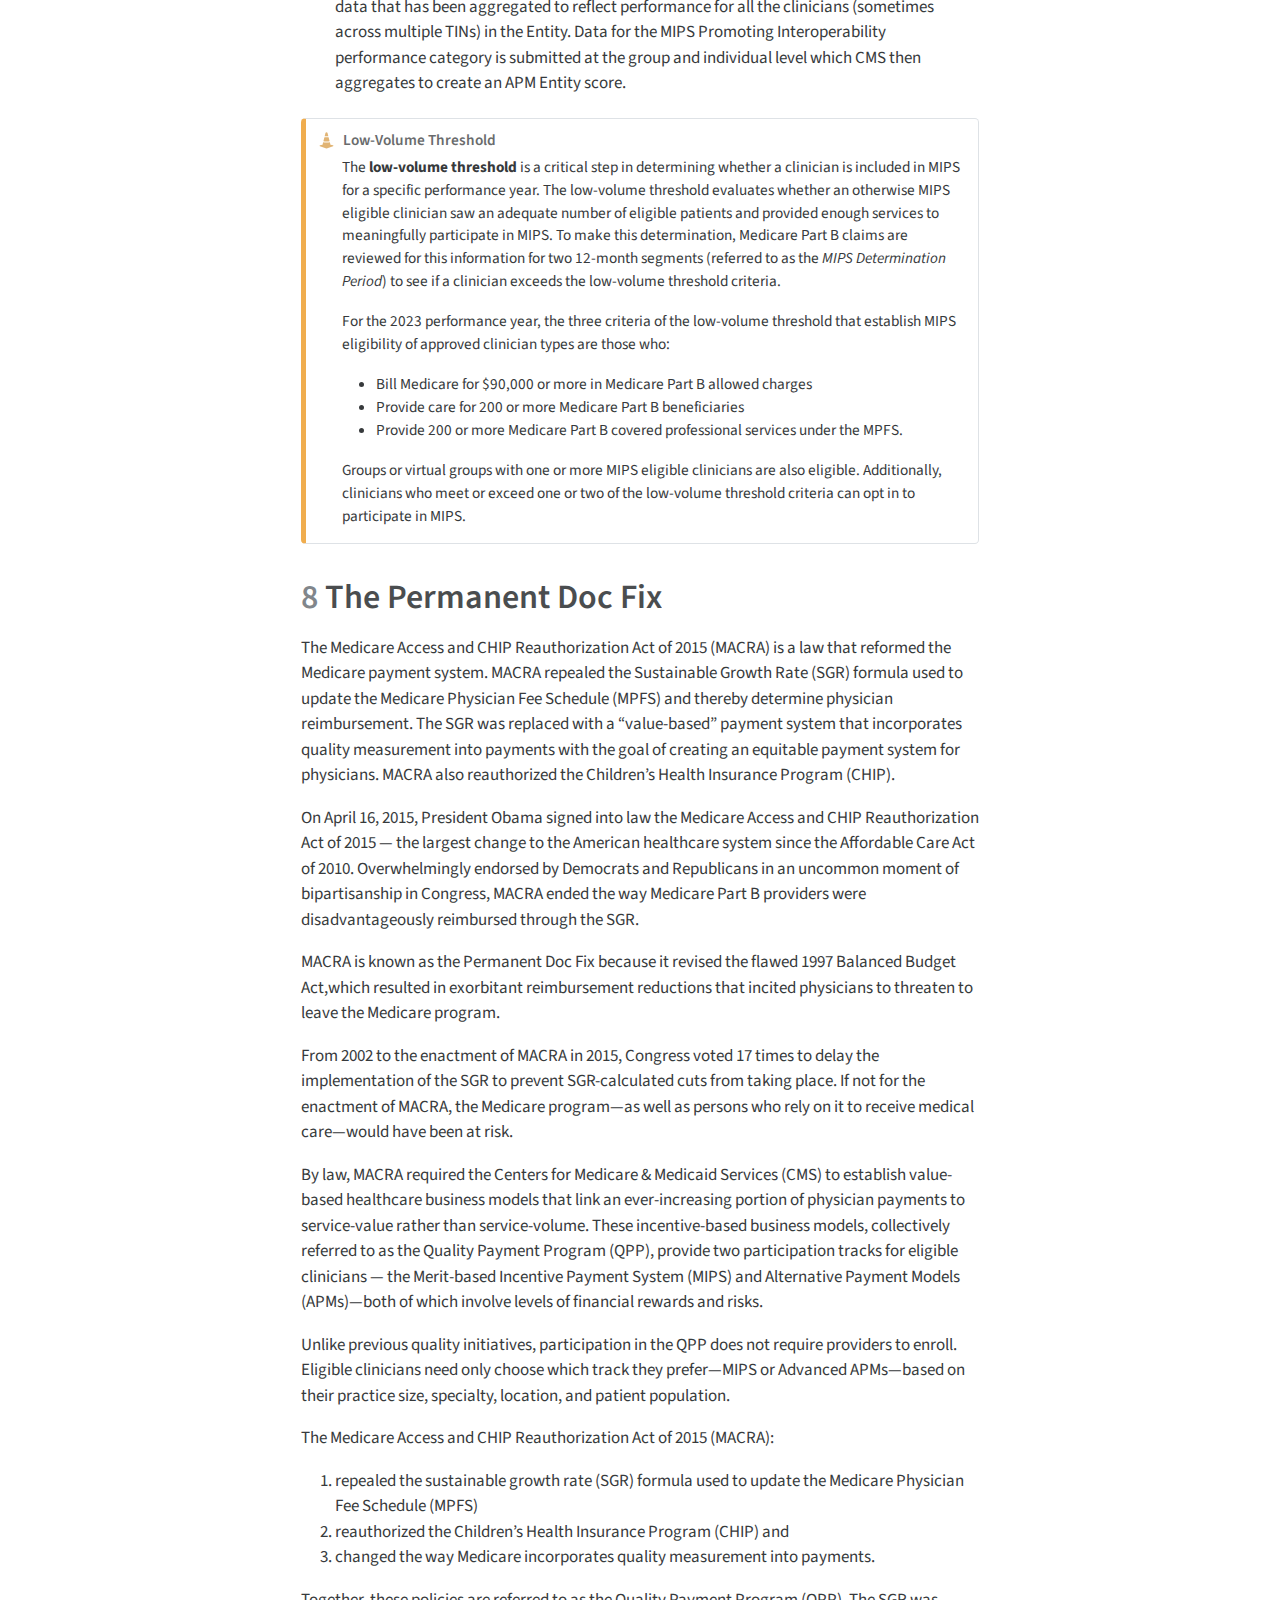
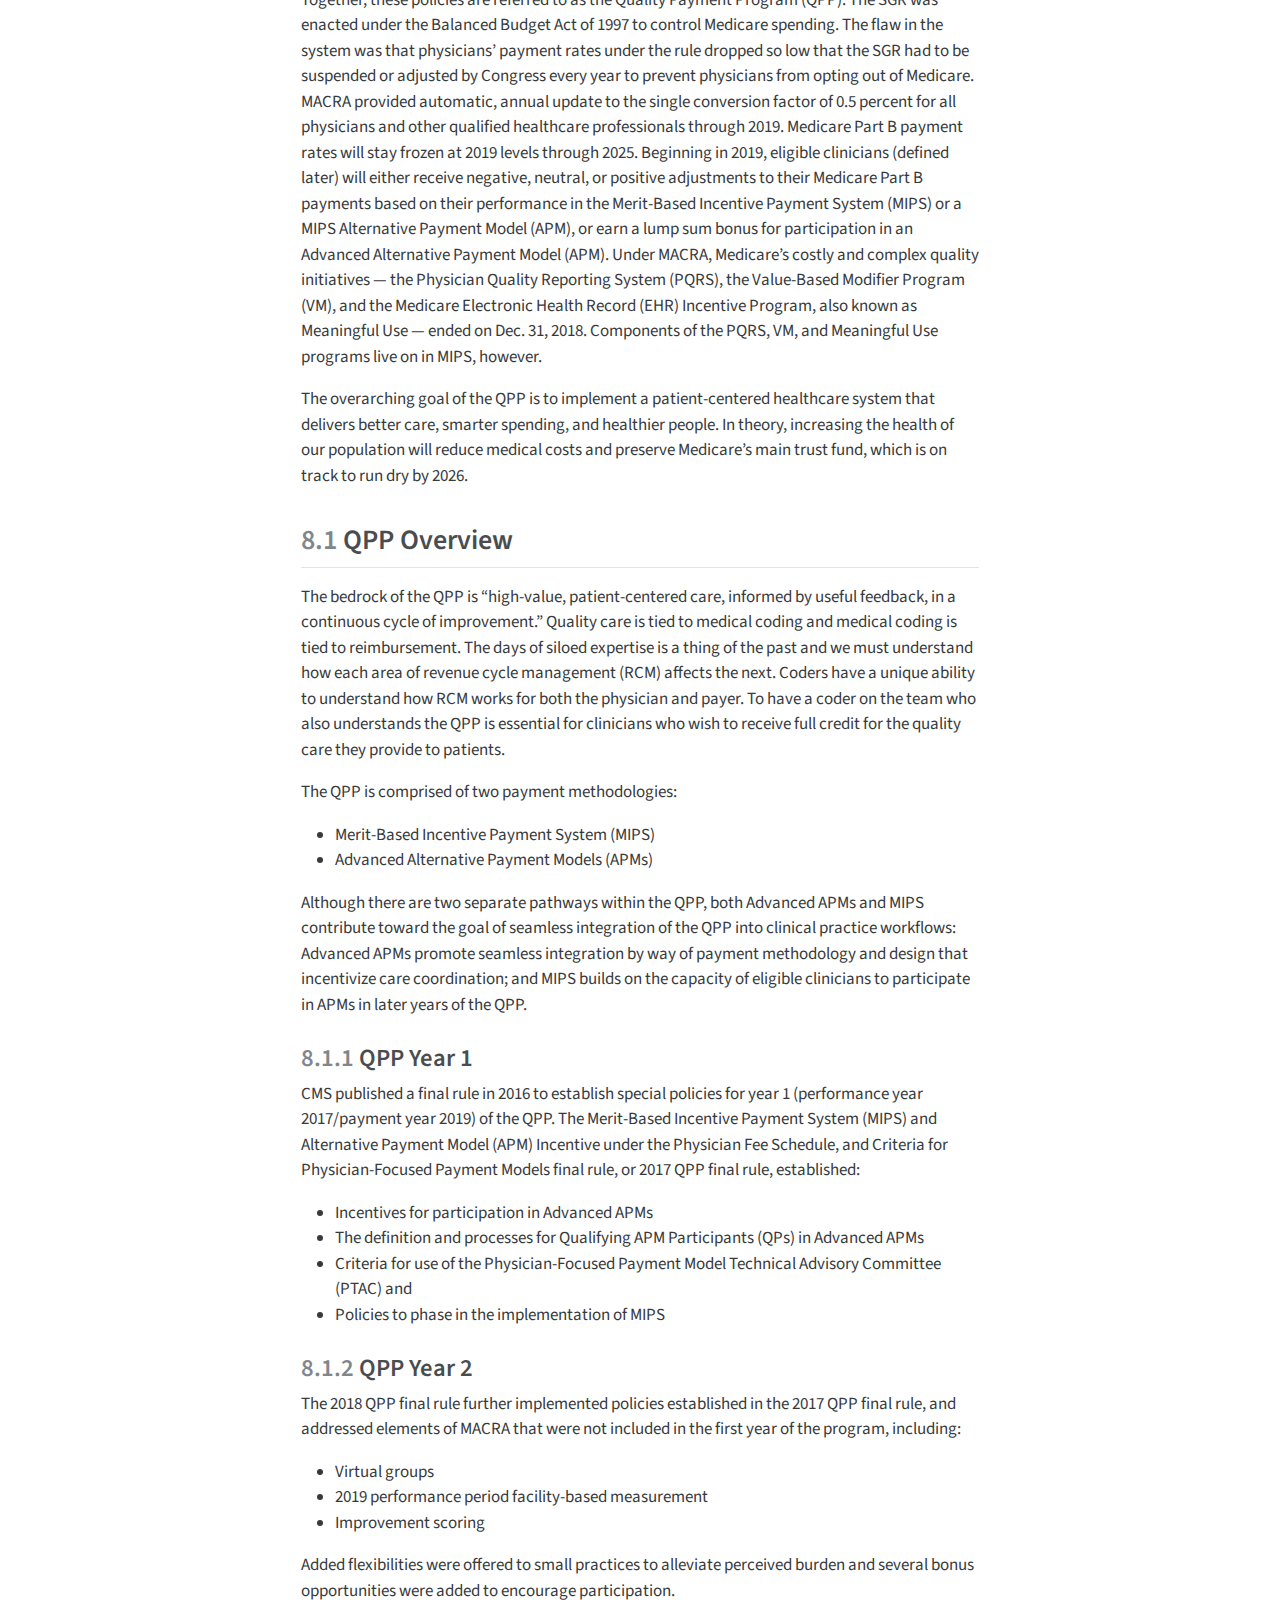
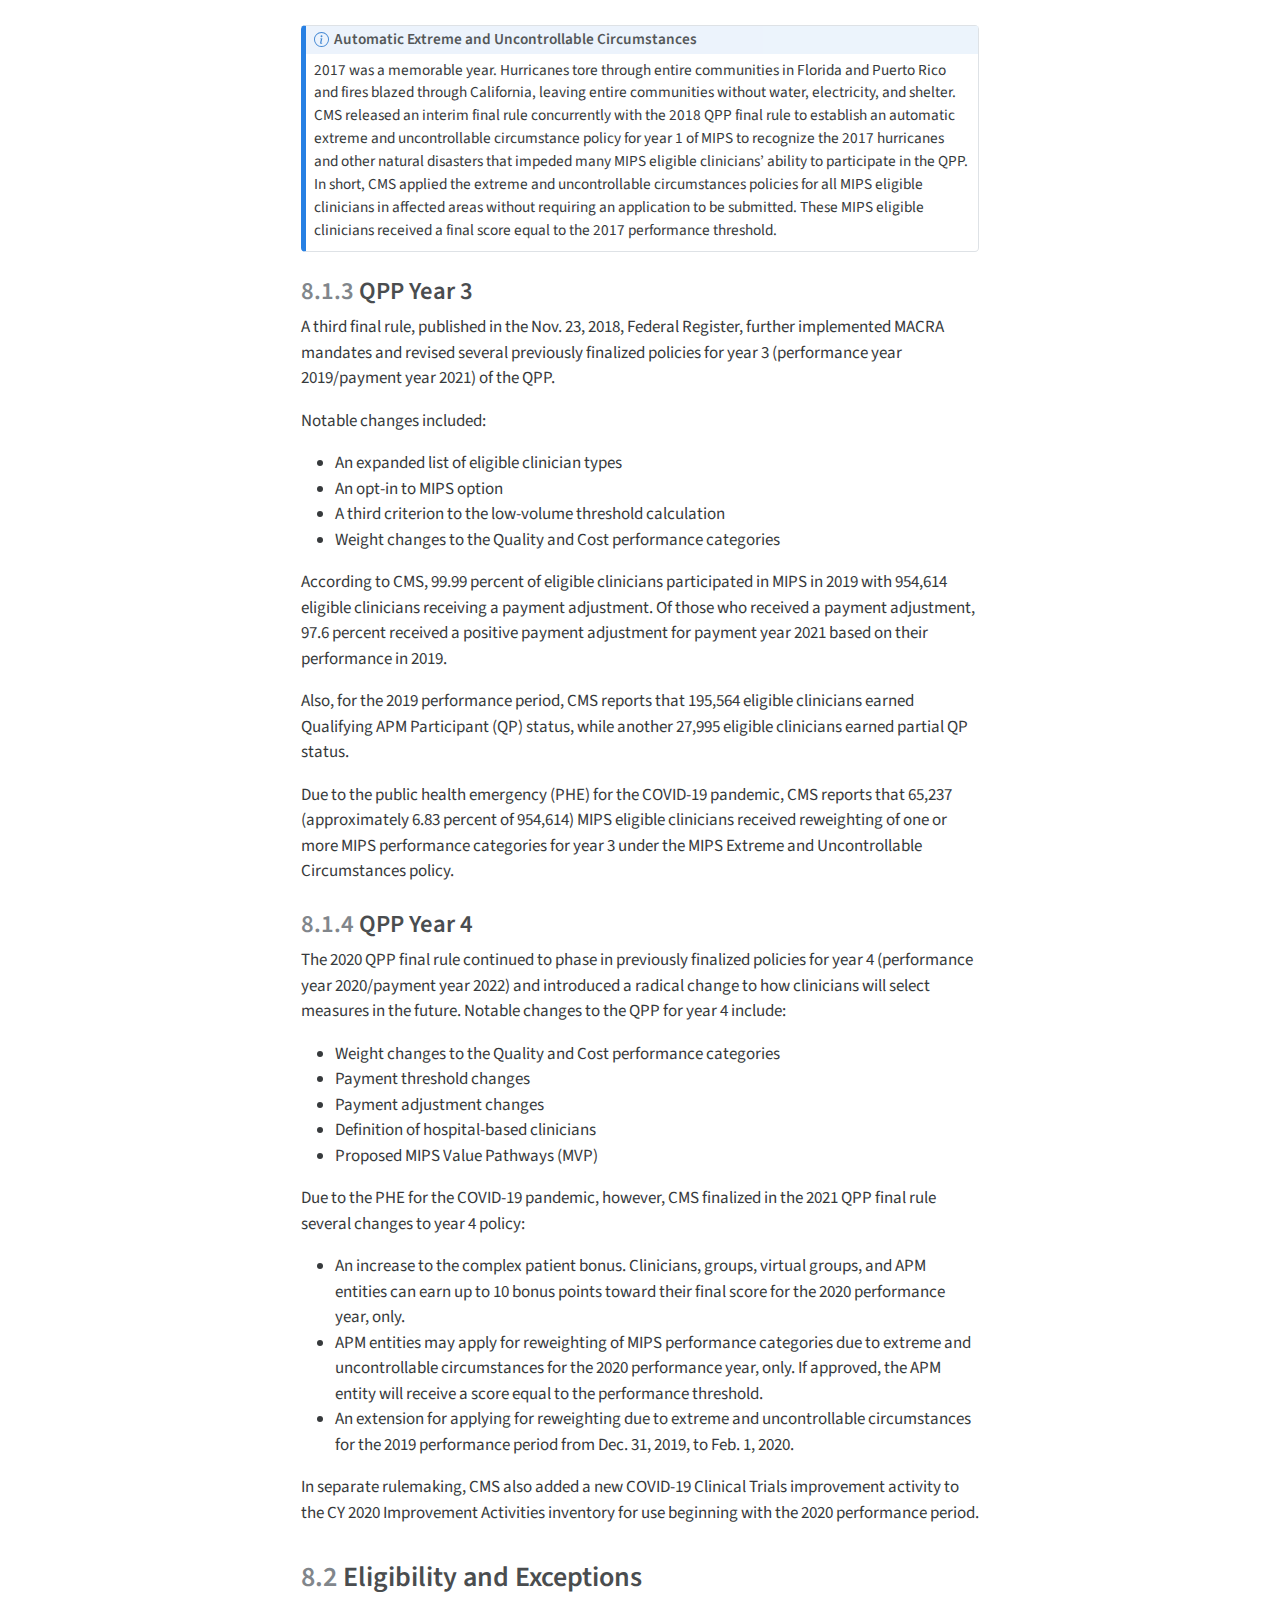
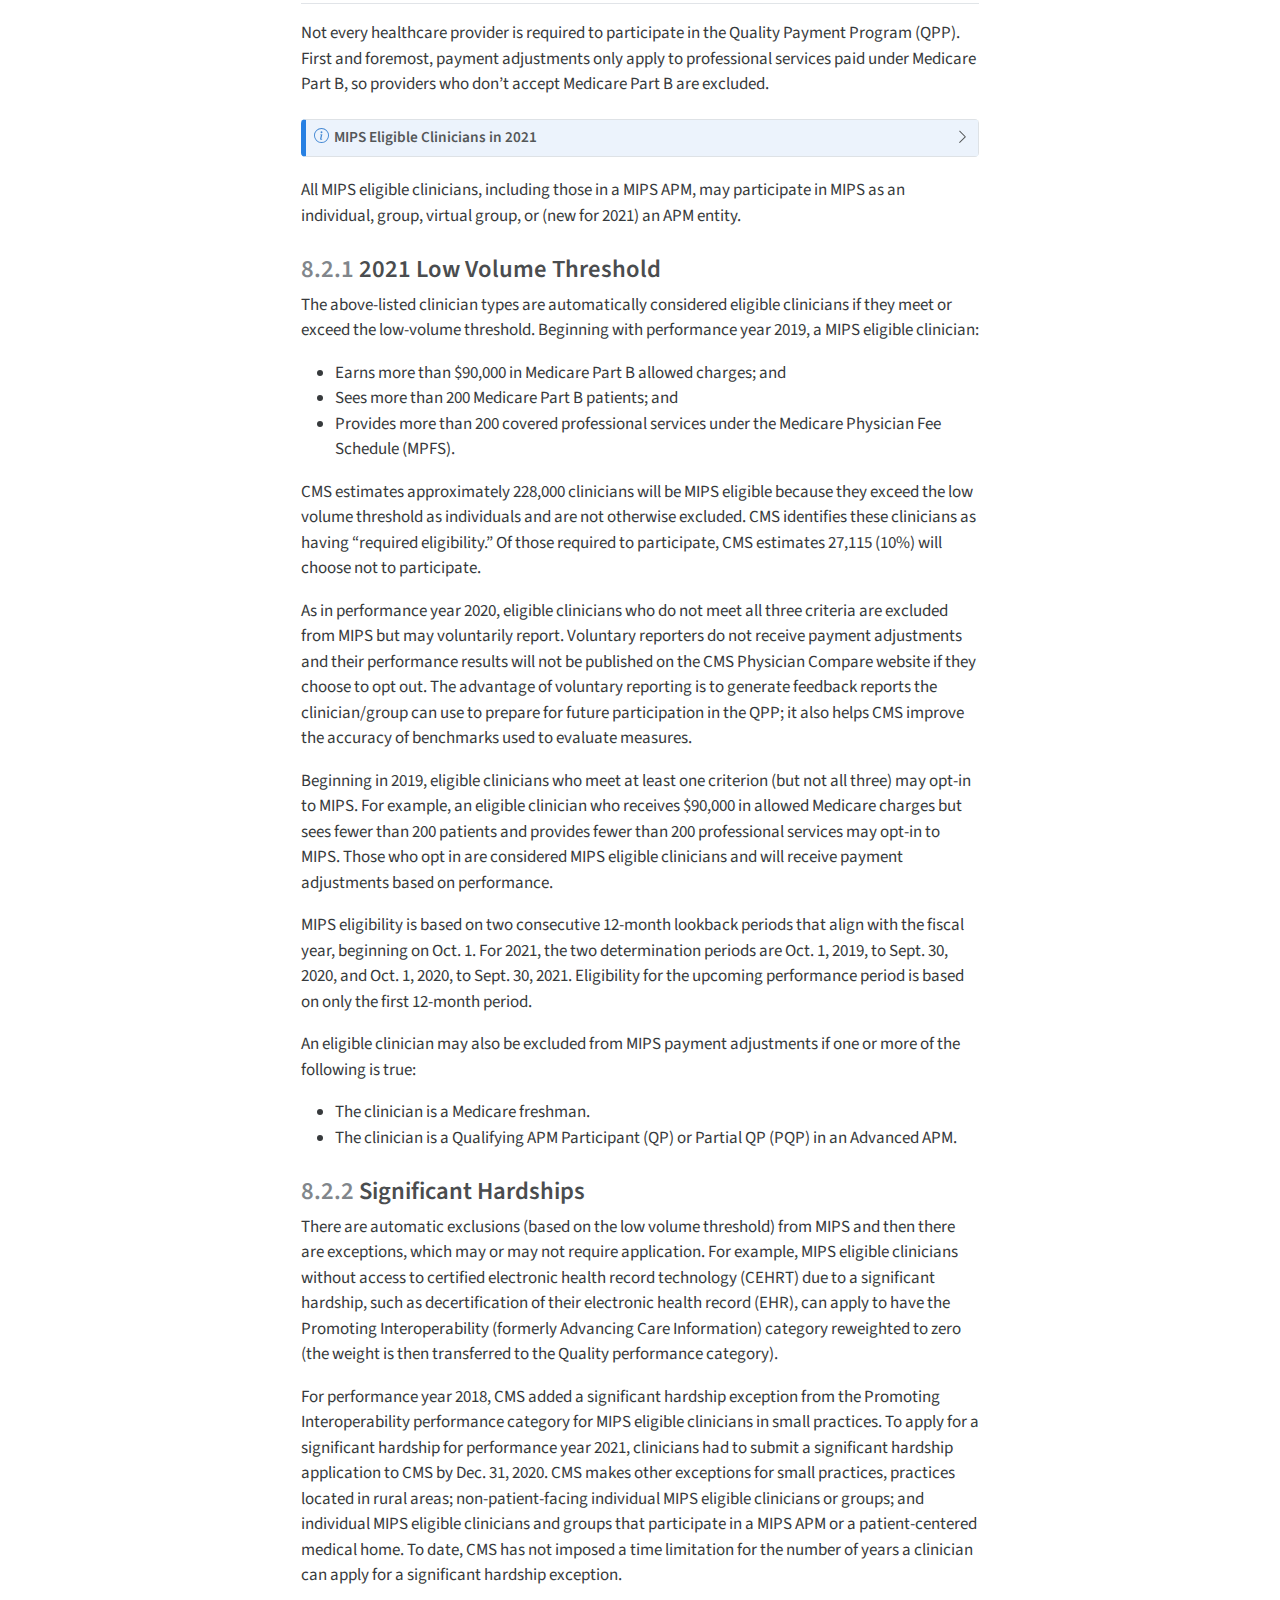
<file: docs/qpp.html>
<!DOCTYPE html>
<html xmlns="http://www.w3.org/1999/xhtml" lang="en" xml:lang="en"><head>

<meta charset="utf-8">
<meta name="generator" content="quarto-1.3.433">

<meta name="viewport" content="width=device-width, initial-scale=1.0, user-scalable=yes">


<title>Provider: R for Healthcare Administrative Data Analysis - 7&nbsp; Quality Payment Program</title>
<style>
code{white-space: pre-wrap;}
span.smallcaps{font-variant: small-caps;}
div.columns{display: flex; gap: min(4vw, 1.5em);}
div.column{flex: auto; overflow-x: auto;}
div.hanging-indent{margin-left: 1.5em; text-indent: -1.5em;}
ul.task-list{list-style: none;}
ul.task-list li input[type="checkbox"] {
  width: 0.8em;
  margin: 0 0.8em 0.2em -1em; /* quarto-specific, see https://github.com/quarto-dev/quarto-cli/issues/4556 */ 
  vertical-align: middle;
}
/* CSS for syntax highlighting */
pre > code.sourceCode { white-space: pre; position: relative; }
pre > code.sourceCode > span { display: inline-block; line-height: 1.25; }
pre > code.sourceCode > span:empty { height: 1.2em; }
.sourceCode { overflow: visible; }
code.sourceCode > span { color: inherit; text-decoration: inherit; }
div.sourceCode { margin: 1em 0; }
pre.sourceCode { margin: 0; }
@media screen {
div.sourceCode { overflow: auto; }
}
@media print {
pre > code.sourceCode { white-space: pre-wrap; }
pre > code.sourceCode > span { text-indent: -5em; padding-left: 5em; }
}
pre.numberSource code
  { counter-reset: source-line 0; }
pre.numberSource code > span
  { position: relative; left: -4em; counter-increment: source-line; }
pre.numberSource code > span > a:first-child::before
  { content: counter(source-line);
    position: relative; left: -1em; text-align: right; vertical-align: baseline;
    border: none; display: inline-block;
    -webkit-touch-callout: none; -webkit-user-select: none;
    -khtml-user-select: none; -moz-user-select: none;
    -ms-user-select: none; user-select: none;
    padding: 0 4px; width: 4em;
  }
pre.numberSource { margin-left: 3em;  padding-left: 4px; }
div.sourceCode
  {   }
@media screen {
pre > code.sourceCode > span > a:first-child::before { text-decoration: underline; }
}
</style>


<script src="site_libs/quarto-nav/quarto-nav.js"></script>
<script src="site_libs/clipboard/clipboard.min.js"></script>
<script src="site_libs/quarto-search/autocomplete.umd.js"></script>
<script src="site_libs/quarto-search/fuse.min.js"></script>
<script src="site_libs/quarto-search/quarto-search.js"></script>
<meta name="quarto:offset" content="./">
<link href="./claims_forms.html" rel="next">
<link href="./nppes.html" rel="prev">
<script src="site_libs/quarto-html/quarto.js"></script>
<script src="site_libs/quarto-html/popper.min.js"></script>
<script src="site_libs/quarto-html/tippy.umd.min.js"></script>
<script src="site_libs/quarto-html/anchor.min.js"></script>
<link href="site_libs/quarto-html/tippy.css" rel="stylesheet">
<link href="site_libs/quarto-html/quarto-syntax-highlighting.css" rel="stylesheet" class="quarto-color-scheme" id="quarto-text-highlighting-styles">
<link href="site_libs/quarto-html/quarto-syntax-highlighting-dark.css" rel="prefetch" class="quarto-color-scheme quarto-color-alternate" id="quarto-text-highlighting-styles">
<script src="site_libs/bootstrap/bootstrap.min.js"></script>
<link href="site_libs/bootstrap/bootstrap-icons.css" rel="stylesheet">
<link href="site_libs/bootstrap/bootstrap.min.css" rel="stylesheet" class="quarto-color-scheme" id="quarto-bootstrap" data-mode="light">
<link href="site_libs/bootstrap/bootstrap-dark.min.css" rel="prefetch" class="quarto-color-scheme quarto-color-alternate" id="quarto-bootstrap" data-mode="dark">
<script id="quarto-search-options" type="application/json">{
  "location": "navbar",
  "copy-button": false,
  "collapse-after": 3,
  "panel-placement": "end",
  "type": "overlay",
  "limit": 20,
  "language": {
    "search-no-results-text": "No results",
    "search-matching-documents-text": "matching documents",
    "search-copy-link-title": "Copy link to search",
    "search-hide-matches-text": "Hide additional matches",
    "search-more-match-text": "more match in this document",
    "search-more-matches-text": "more matches in this document",
    "search-clear-button-title": "Clear",
    "search-detached-cancel-button-title": "Cancel",
    "search-submit-button-title": "Submit",
    "search-label": "Search"
  }
}</script>


<meta property="og:title" content="Provider: R for Healthcare Administrative Data Analysis - 7&nbsp; Quality Payment Program">
<meta property="og:description" content="">
<meta property="og:site-name" content="Provider: R for Healthcare Administrative Data Analysis">
<meta name="twitter:title" content="Provider: R for Healthcare Administrative Data Analysis - 7&nbsp; Quality Payment Program">
<meta name="twitter:description" content="">
<meta name="twitter:creator" content="@aabrucehimni">
<meta name="twitter:card" content="summary">
</head>

<body class="nav-sidebar floating nav-fixed">

<div id="quarto-search-results"></div>
  <header id="quarto-header" class="headroom fixed-top">
    <nav class="navbar navbar-expand-lg navbar-dark ">
      <div class="navbar-container container-fluid">
      <div class="navbar-brand-container">
    <a class="navbar-brand" href="./index.html">
    <span class="navbar-title">Provider: R for Healthcare Administrative Data Analysis</span>
    </a>
  </div>
        <div class="quarto-navbar-tools ms-auto">
    <a href="https://github.com/andrewallenbruce/provider_book" rel="" title="Source Code" class="quarto-navigation-tool px-1" aria-label="Source Code"><i class="bi bi-github"></i></a>
  <a href="" class="quarto-color-scheme-toggle quarto-navigation-tool  px-1" onclick="window.quartoToggleColorScheme(); return false;" title="Toggle dark mode"><i class="bi"></i></a>
</div>
          <div id="quarto-search" class="" title="Search"></div>
      </div> <!-- /container-fluid -->
    </nav>
  <nav class="quarto-secondary-nav">
    <div class="container-fluid d-flex">
      <button type="button" class="quarto-btn-toggle btn" data-bs-toggle="collapse" data-bs-target="#quarto-sidebar,#quarto-sidebar-glass" aria-controls="quarto-sidebar" aria-expanded="false" aria-label="Toggle sidebar navigation" onclick="if (window.quartoToggleHeadroom) { window.quartoToggleHeadroom(); }">
        <i class="bi bi-layout-text-sidebar-reverse"></i>
      </button>
      <nav class="quarto-page-breadcrumbs" aria-label="breadcrumb"><ol class="breadcrumb"><li class="breadcrumb-item"><a href="./nppes.html">Data Sources</a></li><li class="breadcrumb-item"><a href="./qpp.html"><span class="chapter-number">7</span>&nbsp; <span class="chapter-title">Quality Payment Program</span></a></li></ol></nav>
      <a class="flex-grow-1" role="button" data-bs-toggle="collapse" data-bs-target="#quarto-sidebar,#quarto-sidebar-glass" aria-controls="quarto-sidebar" aria-expanded="false" aria-label="Toggle sidebar navigation" onclick="if (window.quartoToggleHeadroom) { window.quartoToggleHeadroom(); }">      
      </a>
      <button type="button" class="btn quarto-search-button" aria-label="" onclick="window.quartoOpenSearch();">
        <i class="bi bi-search"></i>
      </button>
    </div>
  </nav>
</header>
<!-- content -->
<div id="quarto-content" class="quarto-container page-columns page-rows-contents page-layout-article page-navbar">
<!-- sidebar -->
  <nav id="quarto-sidebar" class="sidebar collapse collapse-horizontal sidebar-navigation floating overflow-auto">
        <div class="mt-2 flex-shrink-0 align-items-center">
        <div class="sidebar-search">
        <div id="quarto-search" class="" title="Search"></div>
        </div>
        </div>
    <div class="sidebar-menu-container"> 
    <ul class="list-unstyled mt-1">
        <li class="sidebar-item">
  <div class="sidebar-item-container"> 
  <a href="./index.html" class="sidebar-item-text sidebar-link">
 <span class="menu-text">Welcome</span></a>
  </div>
</li>
        <li class="sidebar-item">
  <div class="sidebar-item-container"> 
  <a href="./intro.html" class="sidebar-item-text sidebar-link">
 <span class="menu-text"><span class="chapter-number">1</span>&nbsp; <span class="chapter-title">Introduction</span></span></a>
  </div>
</li>
        <li class="sidebar-item sidebar-item-section">
      <div class="sidebar-item-container"> 
            <a class="sidebar-item-text sidebar-link text-start" data-bs-toggle="collapse" data-bs-target="#quarto-sidebar-section-1" aria-expanded="true">
 <span class="menu-text">Identifiers</span></a>
          <a class="sidebar-item-toggle text-start" data-bs-toggle="collapse" data-bs-target="#quarto-sidebar-section-1" aria-expanded="true" aria-label="Toggle section">
            <i class="bi bi-chevron-right ms-2"></i>
          </a> 
      </div>
      <ul id="quarto-sidebar-section-1" class="collapse list-unstyled sidebar-section depth1 show">  
          <li class="sidebar-item">
  <div class="sidebar-item-container"> 
  <a href="./npi.html" class="sidebar-item-text sidebar-link">
 <span class="menu-text"><span class="chapter-number">2</span>&nbsp; <span class="chapter-title">NPI</span></span></a>
  </div>
</li>
          <li class="sidebar-item">
  <div class="sidebar-item-container"> 
  <a href="./taxonomy.html" class="sidebar-item-text sidebar-link">
 <span class="menu-text"><span class="chapter-number">3</span>&nbsp; <span class="chapter-title">Taxonomy</span></span></a>
  </div>
</li>
          <li class="sidebar-item">
  <div class="sidebar-item-container"> 
  <a href="./enroll_id.html" class="sidebar-item-text sidebar-link">
 <span class="menu-text"><span class="chapter-number">4</span>&nbsp; <span class="chapter-title">Enrollment ID</span></span></a>
  </div>
</li>
          <li class="sidebar-item">
  <div class="sidebar-item-container"> 
  <a href="./pecos.html" class="sidebar-item-text sidebar-link">
 <span class="menu-text"><span class="chapter-number">5</span>&nbsp; <span class="chapter-title">PECOS PAC ID</span></span></a>
  </div>
</li>
      </ul>
  </li>
        <li class="sidebar-item sidebar-item-section">
      <div class="sidebar-item-container"> 
            <a class="sidebar-item-text sidebar-link text-start" data-bs-toggle="collapse" data-bs-target="#quarto-sidebar-section-2" aria-expanded="true">
 <span class="menu-text">Data Sources</span></a>
          <a class="sidebar-item-toggle text-start" data-bs-toggle="collapse" data-bs-target="#quarto-sidebar-section-2" aria-expanded="true" aria-label="Toggle section">
            <i class="bi bi-chevron-right ms-2"></i>
          </a> 
      </div>
      <ul id="quarto-sidebar-section-2" class="collapse list-unstyled sidebar-section depth1 show">  
          <li class="sidebar-item">
  <div class="sidebar-item-container"> 
  <a href="./nppes.html" class="sidebar-item-text sidebar-link">
 <span class="menu-text"><span class="chapter-number">6</span>&nbsp; <span class="chapter-title">NPI Registry</span></span></a>
  </div>
</li>
          <li class="sidebar-item">
  <div class="sidebar-item-container"> 
  <a href="./qpp.html" class="sidebar-item-text sidebar-link active">
 <span class="menu-text"><span class="chapter-number">7</span>&nbsp; <span class="chapter-title">Quality Payment Program</span></span></a>
  </div>
</li>
      </ul>
  </li>
        <li class="sidebar-item sidebar-item-section">
      <div class="sidebar-item-container"> 
            <a class="sidebar-item-text sidebar-link text-start" data-bs-toggle="collapse" data-bs-target="#quarto-sidebar-section-3" aria-expanded="true">
 <span class="menu-text">Use Cases</span></a>
          <a class="sidebar-item-toggle text-start" data-bs-toggle="collapse" data-bs-target="#quarto-sidebar-section-3" aria-expanded="true" aria-label="Toggle section">
            <i class="bi bi-chevron-right ms-2"></i>
          </a> 
      </div>
      <ul id="quarto-sidebar-section-3" class="collapse list-unstyled sidebar-section depth1 show">  
          <li class="sidebar-item">
  <div class="sidebar-item-container"> 
  <a href="./claims_forms.html" class="sidebar-item-text sidebar-link">
 <span class="menu-text"><span class="chapter-number">8</span>&nbsp; <span class="chapter-title">Claim Forms</span></span></a>
  </div>
</li>
      </ul>
  </li>
        <li class="sidebar-item">
  <div class="sidebar-item-container"> 
  <a href="./glossary.html" class="sidebar-item-text sidebar-link">
 <span class="menu-text"><span class="chapter-number">9</span>&nbsp; <span class="chapter-title">Glossary</span></span></a>
  </div>
</li>
    </ul>
    </div>
</nav>
<div id="quarto-sidebar-glass" data-bs-toggle="collapse" data-bs-target="#quarto-sidebar,#quarto-sidebar-glass"></div>
<!-- margin-sidebar -->
    <div id="quarto-margin-sidebar" class="sidebar margin-sidebar">
        <nav id="TOC" role="doc-toc" class="toc-active">
    <h2 id="toc-title">Table of contents</h2>
   
  <ul>
  <li><a href="#performance-categories" id="toc-performance-categories" class="nav-link active" data-scroll-target="#performance-categories"><span class="header-section-number">7.1</span> Performance Categories</a>
  <ul class="collapse">
  <li><a href="#cost" id="toc-cost" class="nav-link" data-scroll-target="#cost"><span class="header-section-number">7.1.1</span> Cost</a></li>
  <li><a href="#quality" id="toc-quality" class="nav-link" data-scroll-target="#quality"><span class="header-section-number">7.1.2</span> Quality</a></li>
  <li><a href="#improvement-activities" id="toc-improvement-activities" class="nav-link" data-scroll-target="#improvement-activities"><span class="header-section-number">7.1.3</span> Improvement Activities</a></li>
  <li><a href="#promoting-interoperability" id="toc-promoting-interoperability" class="nav-link" data-scroll-target="#promoting-interoperability"><span class="header-section-number">7.1.4</span> Promoting Interoperability</a></li>
  <li><a href="#final-score" id="toc-final-score" class="nav-link" data-scroll-target="#final-score"><span class="header-section-number">7.1.5</span> Final Score</a></li>
  <li><a href="#bonus-points" id="toc-bonus-points" class="nav-link" data-scroll-target="#bonus-points"><span class="header-section-number">7.1.6</span> Bonus Points</a></li>
  <li><a href="#performancepayment-timeline" id="toc-performancepayment-timeline" class="nav-link" data-scroll-target="#performancepayment-timeline"><span class="header-section-number">7.1.7</span> Performance/Payment Timeline</a></li>
  <li><a href="#mips-rewards" id="toc-mips-rewards" class="nav-link" data-scroll-target="#mips-rewards"><span class="header-section-number">7.1.8</span> MIPS Rewards</a></li>
  </ul></li>
  <li><a href="#mips-eligibility-and-engagement" id="toc-mips-eligibility-and-engagement" class="nav-link" data-scroll-target="#mips-eligibility-and-engagement"><span class="header-section-number">7.2</span> MIPS Eligibility and Engagement</a></li>
  <li><a href="#the-permanent-doc-fix" id="toc-the-permanent-doc-fix" class="nav-link" data-scroll-target="#the-permanent-doc-fix"><span class="header-section-number">8</span> The Permanent Doc Fix</a>
  <ul class="collapse">
  <li><a href="#qpp-overview" id="toc-qpp-overview" class="nav-link" data-scroll-target="#qpp-overview"><span class="header-section-number">8.1</span> QPP Overview</a>
  <ul class="collapse">
  <li><a href="#qpp-year-1" id="toc-qpp-year-1" class="nav-link" data-scroll-target="#qpp-year-1"><span class="header-section-number">8.1.1</span> QPP Year 1</a></li>
  <li><a href="#qpp-year-2" id="toc-qpp-year-2" class="nav-link" data-scroll-target="#qpp-year-2"><span class="header-section-number">8.1.2</span> QPP Year 2</a></li>
  <li><a href="#qpp-year-3" id="toc-qpp-year-3" class="nav-link" data-scroll-target="#qpp-year-3"><span class="header-section-number">8.1.3</span> QPP Year 3</a></li>
  <li><a href="#qpp-year-4" id="toc-qpp-year-4" class="nav-link" data-scroll-target="#qpp-year-4"><span class="header-section-number">8.1.4</span> QPP Year 4</a></li>
  </ul></li>
  <li><a href="#eligibility-and-exceptions" id="toc-eligibility-and-exceptions" class="nav-link" data-scroll-target="#eligibility-and-exceptions"><span class="header-section-number">8.2</span> Eligibility and Exceptions</a>
  <ul class="collapse">
  <li><a href="#low-volume-threshold-1" id="toc-low-volume-threshold-1" class="nav-link" data-scroll-target="#low-volume-threshold-1"><span class="header-section-number">8.2.1</span> 2021 Low Volume Threshold</a></li>
  <li><a href="#significant-hardships" id="toc-significant-hardships" class="nav-link" data-scroll-target="#significant-hardships"><span class="header-section-number">8.2.2</span> Significant Hardships</a></li>
  <li><a href="#extreme-and-uncontrollable-circumstances" id="toc-extreme-and-uncontrollable-circumstances" class="nav-link" data-scroll-target="#extreme-and-uncontrollable-circumstances"><span class="header-section-number">8.2.3</span> Extreme and Uncontrollable Circumstances</a></li>
  </ul></li>
  <li><a href="#payment-adjustments-and-bonus-options" id="toc-payment-adjustments-and-bonus-options" class="nav-link" data-scroll-target="#payment-adjustments-and-bonus-options"><span class="header-section-number">8.3</span> Payment Adjustments and Bonus Options</a>
  <ul class="collapse">
  <li><a href="#performance-threshold" id="toc-performance-threshold" class="nav-link" data-scroll-target="#performance-threshold"><span class="header-section-number">8.3.1</span> Performance Threshold</a></li>
  <li><a href="#budget-neutral" id="toc-budget-neutral" class="nav-link" data-scroll-target="#budget-neutral"><span class="header-section-number">8.3.2</span> Budget Neutral</a></li>
  <li><a href="#bonus-points-1" id="toc-bonus-points-1" class="nav-link" data-scroll-target="#bonus-points-1"><span class="header-section-number">8.3.3</span> Bonus Points</a></li>
  <li><a href="#complex-patient-bonus" id="toc-complex-patient-bonus" class="nav-link" data-scroll-target="#complex-patient-bonus"><span class="header-section-number">8.3.4</span> Complex Patient Bonus</a></li>
  </ul></li>
  <li><a href="#small-practices" id="toc-small-practices" class="nav-link" data-scroll-target="#small-practices"><span class="header-section-number">8.4</span> Small Practices</a></li>
  <li><a href="#virtual-groups" id="toc-virtual-groups" class="nav-link" data-scroll-target="#virtual-groups"><span class="header-section-number">8.5</span> Virtual Groups</a>
  <ul class="collapse">
  <li><a href="#eligibility" id="toc-eligibility" class="nav-link" data-scroll-target="#eligibility"><span class="header-section-number">8.5.1</span> Eligibility</a></li>
  <li><a href="#election-process" id="toc-election-process" class="nav-link" data-scroll-target="#election-process"><span class="header-section-number">8.5.2</span> Election Process</a></li>
  </ul></li>
  </ul></li>
  <li><a href="#quality-payment-api" id="toc-quality-payment-api" class="nav-link" data-scroll-target="#quality-payment-api"><span class="header-section-number">9</span> Quality Payment API</a></li>
  </ul>
<div class="toc-actions"><div><i class="bi bi-github"></i></div><div class="action-links"><p><a href="https://github.com/andrewallenbruce/provider_book/edit/main/qpp.qmd" class="toc-action">Edit this page</a></p><p><a href="https://github.com/andrewallenbruce/provider_book/issues/new" class="toc-action">Report an issue</a></p></div></div></nav>
    </div>
<!-- main -->
<main class="content" id="quarto-document-content">

<header id="title-block-header" class="quarto-title-block default">
<div class="quarto-title">
<h1 class="title"><span class="chapter-number">7</span>&nbsp; <span class="chapter-title">Quality Payment Program</span></h1>
</div>



<div class="quarto-title-meta">

    
  
    
  </div>
  

</header>

<p>The Centers for Medicare &amp; Medicaid Services (CMS) launched the Quality Payment Program (QPP) in 2017, the goal of which was to reward improved patient outcomes and drive fundamental movement toward a value-based system of care.</p>
<p>The program offers 2 payment tracks: the Merit-based Incentive Payment System (MIPS) and Advanced Alternative Payment Models (APMs).</p>
<p>The <strong>MIPS track</strong> streamlined three legacy CMS programs:</p>
<ol type="1">
<li>Physician Quality Reporting System (PQRS)</li>
<li>Value-Based Payment Modifier</li>
<li>Medicare Electronic Health Record (EHR) Incentive (or Meaningful Use) Program</li>
</ol>
<p>Clinicians are evaluated and receive payment adjustments based on their overall performance in up to four performance categories:</p>
<ol type="1">
<li>Quality<br>
</li>
<li>Cost<br>
</li>
<li>Improvement Activities<br>
</li>
<li>Promoting Interoperability</li>
</ol>
<p>Clinicians who were eligible for MIPS in the 2021 performance year will receive a payment adjustment during the 2023 payment year — positive, neutral, or negative — based on their performance in 2021. The MIPS track pertains only to providers of professional services paid under Medicare Part B.</p>
<p>The <strong>Advanced APM track</strong> provides an opportunity to reward clinicians for significant participation in taking on greater risk and accountability for patient outcomes. Eligible clinicians who participated in an Advanced APM and achieved Qualifying APM Participant (QP) status, based on the level of their participation in 2021 through the Medicare or the All-Payer Combination Option, will be eligible to receive a 5% APM Incentive Payment in 2023.</p>
<p>Eligible clinicians with QP status are also excluded from MIPS. If an eligible clinician participating in an Advanced APM doesn’t achieve QP status for the year, they’ll need to participate in MIPS, unless they’re otherwise excluded.</p>
<section id="performance-categories" class="level2" data-number="7.1">
<h2 data-number="7.1" class="anchored" data-anchor-id="performance-categories"><span class="header-section-number">7.1</span> Performance Categories</h2>
<p>MIPS tracks data in four performance categories: Quality, Cost, Improvement Activities, and Promoting Interoperability. Each category is weighted and contributes to a MIPS eligible clinician’s or group’s final score.</p>
<p>MIPS Year 7 (2023) performance categories and weights in the final score are:</p>
<div class="cell">
<details>
<summary>Code</summary>
<div class="sourceCode cell-code" id="cb1"><pre class="sourceCode r code-with-copy"><code class="sourceCode r"><span id="cb1-1"><a href="#cb1-1" aria-hidden="true" tabindex="-1"></a>dplyr<span class="sc">::</span><span class="fu">tibble</span>(</span>
<span id="cb1-2"><a href="#cb1-2" aria-hidden="true" tabindex="-1"></a>  <span class="at">CATEGORY =</span> <span class="fu">c</span>(<span class="st">"**COST**"</span>, </span>
<span id="cb1-3"><a href="#cb1-3" aria-hidden="true" tabindex="-1"></a>                             <span class="st">"**QUALITY**"</span>, </span>
<span id="cb1-4"><a href="#cb1-4" aria-hidden="true" tabindex="-1"></a>                             <span class="st">"**IMPROVEMENT ACTIVITIES**"</span>, </span>
<span id="cb1-5"><a href="#cb1-5" aria-hidden="true" tabindex="-1"></a>                             <span class="st">"**PROMOTING INTEROPERABILITY**"</span>),</span>
<span id="cb1-6"><a href="#cb1-6" aria-hidden="true" tabindex="-1"></a>  <span class="at">WEIGHT =</span> <span class="fu">c</span>(<span class="fl">0.3</span>, <span class="fl">0.3</span>, <span class="fl">0.15</span>, <span class="fl">0.25</span>),</span>
<span id="cb1-7"><a href="#cb1-7" aria-hidden="true" tabindex="-1"></a>  <span class="at">REQUIREMENTS =</span> <span class="fu">c</span>(<span class="st">"No reporting requirement, as data are pulled from administrative claims.&lt;br&gt;&lt;br&gt;</span></span>
<span id="cb1-8"><a href="#cb1-8" aria-hidden="true" tabindex="-1"></a><span class="st">                               &lt;b&gt;To be scored:&lt;/b&gt;&lt;br&gt;&lt;ul&gt;&lt;li&gt;25 total cost measures&lt;/li&gt;&lt;li&gt;23 MIPS Episode-Based Cost Measures&lt;/li&gt;&lt;/ul&gt;"</span>,</span>
<span id="cb1-9"><a href="#cb1-9" aria-hidden="true" tabindex="-1"></a>                               <span class="st">"Report a full year of data on 6 measures, including 1 Outcome or High Priority Measure, or all measures in a Specialty Measure Set"</span>,</span>
<span id="cb1-10"><a href="#cb1-10" aria-hidden="true" tabindex="-1"></a>                               <span class="st">"&lt;b&gt;Groups of 16+ Clinicians:&lt;/b&gt; Report on a minimum of 4 medium weighted activities or 2 high-weighted activities for at least a continuous 90-day period&lt;br&gt;&lt;br&gt;&lt;b&gt;Small practices (15 or fewer clinicians):&lt;/b&gt; Report 1 high-weighted or 2 medium-weighted activities for at least a continuous 90-day period"</span>,</span>
<span id="cb1-11"><a href="#cb1-11" aria-hidden="true" tabindex="-1"></a>                               <span class="st">"&lt;ol type='1'&gt;</span></span>
<span id="cb1-12"><a href="#cb1-12" aria-hidden="true" tabindex="-1"></a><span class="st">                               &lt;li&gt;Use &lt;b&gt;2015 Edition Certified EHR Technology&lt;/b&gt; for more than 90 consecutive days in the performance period.&lt;/li&gt;</span></span>
<span id="cb1-13"><a href="#cb1-13" aria-hidden="true" tabindex="-1"></a><span class="st">                               &lt;li&gt;Submit a &lt;b&gt;Yes&lt;/b&gt; to the &lt;i&gt;Prevention of Information Blocking Attestation.&lt;/i&gt;&lt;/li&gt;</span></span>
<span id="cb1-14"><a href="#cb1-14" aria-hidden="true" tabindex="-1"></a><span class="st">                               &lt;li&gt;Submit a &lt;b&gt;Yes&lt;/b&gt; to the &lt;i&gt;ONC Direct Review Attestation.&lt;/i&gt;&lt;/li&gt;</span></span>
<span id="cb1-15"><a href="#cb1-15" aria-hidden="true" tabindex="-1"></a><span class="st">                               &lt;li&gt;Submit a &lt;b&gt;Yes&lt;/b&gt; to the unscored &lt;i&gt;Safety Assurance Factors for EHR Resilience (SAFER) Guides&lt;/i&gt; measure.&lt;/li&gt;</span></span>
<span id="cb1-16"><a href="#cb1-16" aria-hidden="true" tabindex="-1"></a><span class="st">                               &lt;li&gt;Submit a &lt;b&gt;Yes&lt;/b&gt; to the &lt;i&gt;Security Risk Analysis&lt;/i&gt; measure.&lt;/li&gt;</span></span>
<span id="cb1-17"><a href="#cb1-17" aria-hidden="true" tabindex="-1"></a><span class="st">                               &lt;li&gt;Report the 5 or 6 measures or claim exclusions.&lt;/li&gt;</span></span>
<span id="cb1-18"><a href="#cb1-18" aria-hidden="true" tabindex="-1"></a><span class="st">                               &lt;/ol&gt;"</span>),</span>
<span id="cb1-19"><a href="#cb1-19" aria-hidden="true" tabindex="-1"></a>  <span class="st">"SUBMISSION OPTIONS"</span> <span class="ot">=</span> <span class="fu">c</span>(</span>
<span id="cb1-20"><a href="#cb1-20" aria-hidden="true" tabindex="-1"></a>    <span class="co">#COST</span></span>
<span id="cb1-21"><a href="#cb1-21" aria-hidden="true" tabindex="-1"></a>    <span class="st">"&lt;ul&gt;&lt;li&gt;INDIVIDUAL&lt;/li&gt;&lt;ul&gt;&lt;li&gt;Administrative Claims&lt;/li&gt;&lt;/ul&gt;&lt;/li&gt;</span></span>
<span id="cb1-22"><a href="#cb1-22" aria-hidden="true" tabindex="-1"></a><span class="st">    &lt;li&gt;GROUP&lt;ul&gt;&lt;li&gt;Administrative Claims&lt;/li&gt;&lt;/ul&gt;&lt;/li&gt;&lt;/ul&gt;"</span>,</span>
<span id="cb1-23"><a href="#cb1-23" aria-hidden="true" tabindex="-1"></a>    <span class="co">#QUALITY                  </span></span>
<span id="cb1-24"><a href="#cb1-24" aria-hidden="true" tabindex="-1"></a>    <span class="st">"&lt;ul&gt;&lt;li&gt;INDIVIDUAL&lt;/li&gt;&lt;ul&gt;&lt;li&gt;QCDR&lt;/li&gt;&lt;li&gt;Qualified Registry&lt;/li&gt;</span></span>
<span id="cb1-25"><a href="#cb1-25" aria-hidden="true" tabindex="-1"></a><span class="st">    &lt;li&gt;EHR&lt;/li&gt;&lt;li&gt;Administrative Claims&lt;/li&gt;&lt;/ul&gt;&lt;/li&gt;</span></span>
<span id="cb1-26"><a href="#cb1-26" aria-hidden="true" tabindex="-1"></a><span class="st">    &lt;li&gt;GROUP&lt;ul&gt;&lt;li&gt;QCDR&lt;/li&gt;&lt;li&gt;Qualified Registry&lt;/li&gt;</span></span>
<span id="cb1-27"><a href="#cb1-27" aria-hidden="true" tabindex="-1"></a><span class="st">    &lt;li&gt;EHR&lt;/li&gt;&lt;li&gt;Administrative Claims&lt;/li&gt;&lt;li&gt;CMS Web Interface&lt;/li&gt;</span></span>
<span id="cb1-28"><a href="#cb1-28" aria-hidden="true" tabindex="-1"></a><span class="st">    &lt;li&gt;CAHPS for MIPS&lt;/li&gt;&lt;/ul&gt;&lt;/li&gt;&lt;/ul&gt;"</span>,</span>
<span id="cb1-29"><a href="#cb1-29" aria-hidden="true" tabindex="-1"></a>    <span class="co">#IMPROVEMENT ACTIVITIES</span></span>
<span id="cb1-30"><a href="#cb1-30" aria-hidden="true" tabindex="-1"></a>    <span class="st">"&lt;ul&gt;&lt;li&gt;INDIVIDUAL&lt;/li&gt;&lt;ul&gt;&lt;li&gt;QCDR&lt;/li&gt;&lt;li&gt;Qualified Registry&lt;/li&gt;</span></span>
<span id="cb1-31"><a href="#cb1-31" aria-hidden="true" tabindex="-1"></a><span class="st">    &lt;li&gt;EHR&lt;/li&gt;&lt;li&gt;Direct Attestation&lt;/li&gt;&lt;/ul&gt;&lt;/li&gt;</span></span>
<span id="cb1-32"><a href="#cb1-32" aria-hidden="true" tabindex="-1"></a><span class="st">    &lt;li&gt;GROUP&lt;ul&gt;&lt;li&gt;QCDR&lt;/li&gt;&lt;li&gt;Qualified Registry&lt;/li&gt;</span></span>
<span id="cb1-33"><a href="#cb1-33" aria-hidden="true" tabindex="-1"></a><span class="st">    &lt;li&gt;EHR&lt;/li&gt;&lt;li&gt;CMS Web Interface&lt;/li&gt;</span></span>
<span id="cb1-34"><a href="#cb1-34" aria-hidden="true" tabindex="-1"></a><span class="st">    &lt;li&gt;Direct Attestation&lt;/li&gt;&lt;/ul&gt;&lt;/li&gt;&lt;/ul&gt;"</span>,</span>
<span id="cb1-35"><a href="#cb1-35" aria-hidden="true" tabindex="-1"></a>    <span class="co">#PROMOTING INTEROPERABILITY</span></span>
<span id="cb1-36"><a href="#cb1-36" aria-hidden="true" tabindex="-1"></a>    <span class="st">"&lt;ul&gt;&lt;li&gt;INDIVIDUAL&lt;/li&gt;&lt;ul&gt;&lt;li&gt;QCDR&lt;/li&gt;</span></span>
<span id="cb1-37"><a href="#cb1-37" aria-hidden="true" tabindex="-1"></a><span class="st">    &lt;li&gt;Qualified Registry&lt;/li&gt;&lt;li&gt;EHR&lt;/li&gt;</span></span>
<span id="cb1-38"><a href="#cb1-38" aria-hidden="true" tabindex="-1"></a><span class="st">    &lt;li&gt;Direct Attestation&lt;/li&gt;&lt;/ul&gt;&lt;/li&gt;</span></span>
<span id="cb1-39"><a href="#cb1-39" aria-hidden="true" tabindex="-1"></a><span class="st">    &lt;li&gt;GROUP&lt;ul&gt;&lt;li&gt;QCDR&lt;/li&gt;&lt;li&gt;Qualified Registry&lt;/li&gt;</span></span>
<span id="cb1-40"><a href="#cb1-40" aria-hidden="true" tabindex="-1"></a><span class="st">    &lt;li&gt;EHR&lt;/li&gt;&lt;li&gt;CMS Web Interface&lt;/li&gt;</span></span>
<span id="cb1-41"><a href="#cb1-41" aria-hidden="true" tabindex="-1"></a><span class="st">    &lt;li&gt;Direct Attestation&lt;/li&gt;&lt;/ul&gt;&lt;/li&gt;&lt;/ul&gt;"</span>)) <span class="sc">|&gt;</span> </span>
<span id="cb1-42"><a href="#cb1-42" aria-hidden="true" tabindex="-1"></a>  gt<span class="sc">::</span><span class="fu">gt</span>(<span class="at">rowname_col =</span> <span class="st">"CATEGORY"</span>) <span class="sc">|&gt;</span> </span>
<span id="cb1-43"><a href="#cb1-43" aria-hidden="true" tabindex="-1"></a>  gt<span class="sc">::</span><span class="fu">fmt_markdown</span>() <span class="sc">|&gt;</span> </span>
<span id="cb1-44"><a href="#cb1-44" aria-hidden="true" tabindex="-1"></a>  gt<span class="sc">::</span><span class="fu">fmt_percent</span>(<span class="at">columns =</span> <span class="st">"WEIGHT"</span>, </span>
<span id="cb1-45"><a href="#cb1-45" aria-hidden="true" tabindex="-1"></a>                  <span class="at">decimals =</span> <span class="dv">0</span>) <span class="sc">|&gt;</span> </span>
<span id="cb1-46"><a href="#cb1-46" aria-hidden="true" tabindex="-1"></a>  gt<span class="sc">::</span><span class="fu">cols_align</span>(<span class="st">"left"</span>) <span class="sc">|&gt;</span>  </span>
<span id="cb1-47"><a href="#cb1-47" aria-hidden="true" tabindex="-1"></a>  gt<span class="sc">::</span><span class="fu">tab_header</span>(<span class="at">title =</span> gt<span class="sc">::</span><span class="fu">md</span>(<span class="st">"**2023 REPORTING REQUIREMENTS:**"</span>),</span>
<span id="cb1-48"><a href="#cb1-48" aria-hidden="true" tabindex="-1"></a>                 <span class="at">subtitle =</span> gt<span class="sc">::</span><span class="fu">md</span>(<span class="st">"MIPS PERFORMANCE CATEGORIES"</span>)) <span class="sc">|&gt;</span> </span>
<span id="cb1-49"><a href="#cb1-49" aria-hidden="true" tabindex="-1"></a>  gt<span class="sc">::</span><span class="fu">opt_align_table_header</span>(<span class="st">"left"</span>) <span class="sc">|&gt;</span> </span>
<span id="cb1-50"><a href="#cb1-50" aria-hidden="true" tabindex="-1"></a>  gt<span class="sc">::</span><span class="fu">opt_stylize</span>(<span class="at">color =</span> <span class="st">"red"</span>) <span class="sc">|&gt;</span> </span>
<span id="cb1-51"><a href="#cb1-51" aria-hidden="true" tabindex="-1"></a>  gt<span class="sc">::</span><span class="fu">opt_table_outline</span>() <span class="sc">|&gt;</span> </span>
<span id="cb1-52"><a href="#cb1-52" aria-hidden="true" tabindex="-1"></a>  gt<span class="sc">::</span><span class="fu">tab_options</span>(<span class="at">table_body.hlines.style =</span> <span class="st">"dashed"</span>)</span></code><button title="Copy to Clipboard" class="code-copy-button"><i class="bi"></i></button></pre></div>
</details>
<div class="cell-output-display">

<div id="pcfihwkvix" style="padding-left:0px;padding-right:0px;padding-top:10px;padding-bottom:10px;overflow-x:auto;overflow-y:auto;width:auto;height:auto;">
<style>#pcfihwkvix table {
  font-family: system-ui, 'Segoe UI', Roboto, Helvetica, Arial, sans-serif, 'Apple Color Emoji', 'Segoe UI Emoji', 'Segoe UI Symbol', 'Noto Color Emoji';
  -webkit-font-smoothing: antialiased;
  -moz-osx-font-smoothing: grayscale;
}

#pcfihwkvix thead, #pcfihwkvix tbody, #pcfihwkvix tfoot, #pcfihwkvix tr, #pcfihwkvix td, #pcfihwkvix th {
  border-style: none;
}

#pcfihwkvix p {
  margin: 0;
  padding: 0;
}

#pcfihwkvix .gt_table {
  display: table;
  border-collapse: collapse;
  line-height: normal;
  margin-left: auto;
  margin-right: auto;
  color: #333333;
  font-size: 16px;
  font-weight: normal;
  font-style: normal;
  background-color: #FFFFFF;
  width: auto;
  border-top-style: solid;
  border-top-width: 3px;
  border-top-color: #D3D3D3;
  border-right-style: solid;
  border-right-width: 3px;
  border-right-color: #D3D3D3;
  border-bottom-style: solid;
  border-bottom-width: 3px;
  border-bottom-color: #D3D3D3;
  border-left-style: solid;
  border-left-width: 3px;
  border-left-color: #D3D3D3;
}

#pcfihwkvix .gt_caption {
  padding-top: 4px;
  padding-bottom: 4px;
}

#pcfihwkvix .gt_title {
  color: #333333;
  font-size: 125%;
  font-weight: initial;
  padding-top: 4px;
  padding-bottom: 4px;
  padding-left: 5px;
  padding-right: 5px;
  border-bottom-color: #FFFFFF;
  border-bottom-width: 0;
}

#pcfihwkvix .gt_subtitle {
  color: #333333;
  font-size: 85%;
  font-weight: initial;
  padding-top: 3px;
  padding-bottom: 5px;
  padding-left: 5px;
  padding-right: 5px;
  border-top-color: #FFFFFF;
  border-top-width: 0;
}

#pcfihwkvix .gt_heading {
  background-color: #FFFFFF;
  text-align: left;
  border-bottom-color: #FFFFFF;
  border-left-style: none;
  border-left-width: 1px;
  border-left-color: #D3D3D3;
  border-right-style: none;
  border-right-width: 1px;
  border-right-color: #D3D3D3;
}

#pcfihwkvix .gt_bottom_border {
  border-bottom-style: solid;
  border-bottom-width: 2px;
  border-bottom-color: #E4220C;
}

#pcfihwkvix .gt_col_headings {
  border-top-style: solid;
  border-top-width: 2px;
  border-top-color: #E4220C;
  border-bottom-style: solid;
  border-bottom-width: 2px;
  border-bottom-color: #E4220C;
  border-left-style: none;
  border-left-width: 1px;
  border-left-color: #D3D3D3;
  border-right-style: none;
  border-right-width: 1px;
  border-right-color: #D3D3D3;
}

#pcfihwkvix .gt_col_heading {
  color: #333333;
  background-color: #FFFFFF;
  font-size: 100%;
  font-weight: normal;
  text-transform: inherit;
  border-left-style: none;
  border-left-width: 1px;
  border-left-color: #D3D3D3;
  border-right-style: none;
  border-right-width: 1px;
  border-right-color: #D3D3D3;
  vertical-align: bottom;
  padding-top: 5px;
  padding-bottom: 6px;
  padding-left: 5px;
  padding-right: 5px;
  overflow-x: hidden;
}

#pcfihwkvix .gt_column_spanner_outer {
  color: #333333;
  background-color: #FFFFFF;
  font-size: 100%;
  font-weight: normal;
  text-transform: inherit;
  padding-top: 0;
  padding-bottom: 0;
  padding-left: 4px;
  padding-right: 4px;
}

#pcfihwkvix .gt_column_spanner_outer:first-child {
  padding-left: 0;
}

#pcfihwkvix .gt_column_spanner_outer:last-child {
  padding-right: 0;
}

#pcfihwkvix .gt_column_spanner {
  border-bottom-style: solid;
  border-bottom-width: 2px;
  border-bottom-color: #E4220C;
  vertical-align: bottom;
  padding-top: 5px;
  padding-bottom: 5px;
  overflow-x: hidden;
  display: inline-block;
  width: 100%;
}

#pcfihwkvix .gt_spanner_row {
  border-bottom-style: hidden;
}

#pcfihwkvix .gt_group_heading {
  padding-top: 8px;
  padding-bottom: 8px;
  padding-left: 5px;
  padding-right: 5px;
  color: #333333;
  background-color: #FFFFFF;
  font-size: 100%;
  font-weight: initial;
  text-transform: inherit;
  border-top-style: solid;
  border-top-width: 2px;
  border-top-color: #E4220C;
  border-bottom-style: solid;
  border-bottom-width: 2px;
  border-bottom-color: #E4220C;
  border-left-style: none;
  border-left-width: 1px;
  border-left-color: #D3D3D3;
  border-right-style: none;
  border-right-width: 1px;
  border-right-color: #D3D3D3;
  vertical-align: middle;
  text-align: left;
}

#pcfihwkvix .gt_empty_group_heading {
  padding: 0.5px;
  color: #333333;
  background-color: #FFFFFF;
  font-size: 100%;
  font-weight: initial;
  border-top-style: solid;
  border-top-width: 2px;
  border-top-color: #E4220C;
  border-bottom-style: solid;
  border-bottom-width: 2px;
  border-bottom-color: #E4220C;
  vertical-align: middle;
}

#pcfihwkvix .gt_from_md > :first-child {
  margin-top: 0;
}

#pcfihwkvix .gt_from_md > :last-child {
  margin-bottom: 0;
}

#pcfihwkvix .gt_row {
  padding-top: 8px;
  padding-bottom: 8px;
  padding-left: 5px;
  padding-right: 5px;
  margin: 10px;
  border-top-style: dashed;
  border-top-width: 1px;
  border-top-color: #FFCCC7;
  border-left-style: none;
  border-left-width: 1px;
  border-left-color: #FFCCC7;
  border-right-style: none;
  border-right-width: 1px;
  border-right-color: #FFCCC7;
  vertical-align: middle;
  overflow-x: hidden;
}

#pcfihwkvix .gt_stub {
  color: #FFFFFF;
  background-color: #E4220C;
  font-size: 100%;
  font-weight: initial;
  text-transform: inherit;
  border-right-style: solid;
  border-right-width: 2px;
  border-right-color: #E4220C;
  padding-left: 5px;
  padding-right: 5px;
}

#pcfihwkvix .gt_stub_row_group {
  color: #333333;
  background-color: #FFFFFF;
  font-size: 100%;
  font-weight: initial;
  text-transform: inherit;
  border-right-style: solid;
  border-right-width: 2px;
  border-right-color: #D3D3D3;
  padding-left: 5px;
  padding-right: 5px;
  vertical-align: top;
}

#pcfihwkvix .gt_row_group_first td {
  border-top-width: 2px;
}

#pcfihwkvix .gt_row_group_first th {
  border-top-width: 2px;
}

#pcfihwkvix .gt_summary_row {
  color: #333333;
  background-color: #FFFFFF;
  text-transform: inherit;
  padding-top: 8px;
  padding-bottom: 8px;
  padding-left: 5px;
  padding-right: 5px;
}

#pcfihwkvix .gt_first_summary_row {
  border-top-style: solid;
  border-top-color: #E4220C;
}

#pcfihwkvix .gt_first_summary_row.thick {
  border-top-width: 2px;
}

#pcfihwkvix .gt_last_summary_row {
  padding-top: 8px;
  padding-bottom: 8px;
  padding-left: 5px;
  padding-right: 5px;
  border-bottom-style: solid;
  border-bottom-width: 2px;
  border-bottom-color: #E4220C;
}

#pcfihwkvix .gt_grand_summary_row {
  color: #333333;
  background-color: #FFCCC7;
  text-transform: inherit;
  padding-top: 8px;
  padding-bottom: 8px;
  padding-left: 5px;
  padding-right: 5px;
}

#pcfihwkvix .gt_first_grand_summary_row {
  padding-top: 8px;
  padding-bottom: 8px;
  padding-left: 5px;
  padding-right: 5px;
  border-top-style: double;
  border-top-width: 6px;
  border-top-color: #E4220C;
}

#pcfihwkvix .gt_last_grand_summary_row_top {
  padding-top: 8px;
  padding-bottom: 8px;
  padding-left: 5px;
  padding-right: 5px;
  border-bottom-style: double;
  border-bottom-width: 6px;
  border-bottom-color: #E4220C;
}

#pcfihwkvix .gt_striped {
  background-color: #F4F4F4;
}

#pcfihwkvix .gt_table_body {
  border-top-style: solid;
  border-top-width: 2px;
  border-top-color: #E4220C;
  border-bottom-style: solid;
  border-bottom-width: 2px;
  border-bottom-color: #E4220C;
}

#pcfihwkvix .gt_footnotes {
  color: #333333;
  background-color: #FFFFFF;
  border-bottom-style: none;
  border-bottom-width: 2px;
  border-bottom-color: #D3D3D3;
  border-left-style: none;
  border-left-width: 2px;
  border-left-color: #D3D3D3;
  border-right-style: none;
  border-right-width: 2px;
  border-right-color: #D3D3D3;
}

#pcfihwkvix .gt_footnote {
  margin: 0px;
  font-size: 90%;
  padding-top: 4px;
  padding-bottom: 4px;
  padding-left: 5px;
  padding-right: 5px;
}

#pcfihwkvix .gt_sourcenotes {
  color: #333333;
  background-color: #FFFFFF;
  border-bottom-style: none;
  border-bottom-width: 2px;
  border-bottom-color: #D3D3D3;
  border-left-style: none;
  border-left-width: 2px;
  border-left-color: #D3D3D3;
  border-right-style: none;
  border-right-width: 2px;
  border-right-color: #D3D3D3;
}

#pcfihwkvix .gt_sourcenote {
  font-size: 90%;
  padding-top: 4px;
  padding-bottom: 4px;
  padding-left: 5px;
  padding-right: 5px;
}

#pcfihwkvix .gt_left {
  text-align: left;
}

#pcfihwkvix .gt_center {
  text-align: center;
}

#pcfihwkvix .gt_right {
  text-align: right;
  font-variant-numeric: tabular-nums;
}

#pcfihwkvix .gt_font_normal {
  font-weight: normal;
}

#pcfihwkvix .gt_font_bold {
  font-weight: bold;
}

#pcfihwkvix .gt_font_italic {
  font-style: italic;
}

#pcfihwkvix .gt_super {
  font-size: 65%;
}

#pcfihwkvix .gt_footnote_marks {
  font-size: 75%;
  vertical-align: 0.4em;
  position: initial;
}

#pcfihwkvix .gt_asterisk {
  font-size: 100%;
  vertical-align: 0;
}

#pcfihwkvix .gt_indent_1 {
  text-indent: 5px;
}

#pcfihwkvix .gt_indent_2 {
  text-indent: 10px;
}

#pcfihwkvix .gt_indent_3 {
  text-indent: 15px;
}

#pcfihwkvix .gt_indent_4 {
  text-indent: 20px;
}

#pcfihwkvix .gt_indent_5 {
  text-indent: 25px;
}
</style>
<table class="gt_table" data-quarto-disable-processing="false" data-quarto-bootstrap="false">
  <thead>
    <tr class="gt_heading">
      <td colspan="4" class="gt_heading gt_title gt_font_normal" style=""><strong>2023 REPORTING REQUIREMENTS:</strong></td>
    </tr>
    <tr class="gt_heading">
      <td colspan="4" class="gt_heading gt_subtitle gt_font_normal gt_bottom_border" style="">MIPS PERFORMANCE CATEGORIES</td>
    </tr>
    <tr class="gt_col_headings">
      <th class="gt_col_heading gt_columns_bottom_border gt_left" rowspan="1" colspan="1" scope="col" id=""></th>
      <th class="gt_col_heading gt_columns_bottom_border gt_left" rowspan="1" colspan="1" scope="col" id="WEIGHT">WEIGHT</th>
      <th class="gt_col_heading gt_columns_bottom_border gt_left" rowspan="1" colspan="1" scope="col" id="REQUIREMENTS">REQUIREMENTS</th>
      <th class="gt_col_heading gt_columns_bottom_border gt_left" rowspan="1" colspan="1" scope="col" id="SUBMISSION OPTIONS">SUBMISSION OPTIONS</th>
    </tr>
  </thead>
  <tbody class="gt_table_body">
    <tr><th id="stub_1_1" scope="row" class="gt_row gt_left gt_stub"><div class="gt_from_md"><p><strong>COST</strong></p>
</div></th>
<td headers="stub_1_1 WEIGHT" class="gt_row gt_left">30%</td>
<td headers="stub_1_1 REQUIREMENTS" class="gt_row gt_left"><div class="gt_from_md"><p>No reporting requirement, as data are pulled from administrative claims.<br><br>
<b>To be scored:</b><br></p><ul><li>25 total cost measures</li><li>23 MIPS Episode-Based Cost Measures</li></ul><p></p>
</div></td>
<td headers="stub_1_1 SUBMISSION OPTIONS" class="gt_row gt_left"><div class="gt_from_md"><ul><li>INDIVIDUAL</li><ul><li>Administrative Claims</li></ul>
    <li>GROUP<ul><li>Administrative Claims</li></ul></li></ul>
</div></td></tr>
    <tr><th id="stub_1_2" scope="row" class="gt_row gt_left gt_stub"><div class="gt_from_md"><p><strong>QUALITY</strong></p>
</div></th>
<td headers="stub_1_2 WEIGHT" class="gt_row gt_left gt_striped">30%</td>
<td headers="stub_1_2 REQUIREMENTS" class="gt_row gt_left gt_striped"><div class="gt_from_md"><p>Report a full year of data on 6 measures, including 1 Outcome or High Priority Measure, or all measures in a Specialty Measure Set</p>
</div></td>
<td headers="stub_1_2 SUBMISSION OPTIONS" class="gt_row gt_left gt_striped"><div class="gt_from_md"><ul><li>INDIVIDUAL</li><ul><li>QCDR</li><li>Qualified Registry</li>
    <li>EHR</li><li>Administrative Claims</li></ul>
    <li>GROUP<ul><li>QCDR</li><li>Qualified Registry</li>
    <li>EHR</li><li>Administrative Claims</li><li>CMS Web Interface</li>
    <li>CAHPS for MIPS</li></ul></li></ul>
</div></td></tr>
    <tr><th id="stub_1_3" scope="row" class="gt_row gt_left gt_stub"><div class="gt_from_md"><p><strong>IMPROVEMENT ACTIVITIES</strong></p>
</div></th>
<td headers="stub_1_3 WEIGHT" class="gt_row gt_left">15%</td>
<td headers="stub_1_3 REQUIREMENTS" class="gt_row gt_left"><div class="gt_from_md"><p><b>Groups of 16+ Clinicians:</b> Report on a minimum of 4 medium weighted activities or 2 high-weighted activities for at least a continuous 90-day period<br><br><b>Small practices (15 or fewer clinicians):</b> Report 1 high-weighted or 2 medium-weighted activities for at least a continuous 90-day period</p>
</div></td>
<td headers="stub_1_3 SUBMISSION OPTIONS" class="gt_row gt_left"><div class="gt_from_md"><ul><li>INDIVIDUAL</li><ul><li>QCDR</li><li>Qualified Registry</li>
    <li>EHR</li><li>Direct Attestation</li></ul>
    <li>GROUP<ul><li>QCDR</li><li>Qualified Registry</li>
    <li>EHR</li><li>CMS Web Interface</li>
    <li>Direct Attestation</li></ul></li></ul>
</div></td></tr>
    <tr><th id="stub_1_4" scope="row" class="gt_row gt_left gt_stub"><div class="gt_from_md"><p><strong>PROMOTING INTEROPERABILITY</strong></p>
</div></th>
<td headers="stub_1_4 WEIGHT" class="gt_row gt_left gt_striped">25%</td>
<td headers="stub_1_4 REQUIREMENTS" class="gt_row gt_left gt_striped"><div class="gt_from_md"><ol type="1">
                               <li>Use <b>2015 Edition Certified EHR Technology</b> for more than 90 consecutive days in the performance period.</li>
                               <li>Submit a <b>Yes</b> to the <i>Prevention of Information Blocking Attestation.</i></li>
                               <li>Submit a <b>Yes</b> to the <i>ONC Direct Review Attestation.</i></li>
                               <li>Submit a <b>Yes</b> to the unscored <i>Safety Assurance Factors for EHR Resilience (SAFER) Guides</i> measure.</li>
                               <li>Submit a <b>Yes</b> to the <i>Security Risk Analysis</i> measure.</li>
                               <li>Report the 5 or 6 measures or claim exclusions.</li>
                               </ol>
</div></td>
<td headers="stub_1_4 SUBMISSION OPTIONS" class="gt_row gt_left gt_striped"><div class="gt_from_md"><ul><li>INDIVIDUAL</li><ul><li>QCDR</li>
    <li>Qualified Registry</li><li>EHR</li>
    <li>Direct Attestation</li></ul>
    <li>GROUP<ul><li>QCDR</li><li>Qualified Registry</li>
    <li>EHR</li><li>CMS Web Interface</li>
    <li>Direct Attestation</li></ul></li></ul>
</div></td></tr>
  </tbody>
  
  
</table>
</div>
</div>
</div>
<section id="cost" class="level3" data-number="7.1.1">
<h3 data-number="7.1.1" class="anchored" data-anchor-id="cost"><span class="header-section-number">7.1.1</span> Cost</h3>
<p>The Cost category assesses eligible clinicians and groups on the resources used to treat attributed Medicare beneficiaries. For the 2023 performance year, Cost performance accounts for 30 percent of a MIPS final score. Unlike other MIPS categories that require data submission, cost performance is measured via Medicare Part B claims data.</p>
<p>MIPS participants are awarded points based on their cost performance against measure benchmarks. In 2023, the Cost performance category measures include:</p>
<ul>
<li>Total per Capita Cost measure</li>
<li>Medicare Spending per Beneficiary Clinician (MSPB-C) measure</li>
<li>Episode-based measures</li>
</ul>
</section>
<section id="quality" class="level3" data-number="7.1.2">
<h3 data-number="7.1.2" class="anchored" data-anchor-id="quality"><span class="header-section-number">7.1.2</span> Quality</h3>
<p>Quality is worth 30 percent of an eligible clinician’s or group’s MIPS final score in the 2023 performance year. MIPS participants can choose from hundreds of quality measures and must submit a full year of data on six quality measures for compliance in this category. Each measure is worth up to 10 points, with the number of points earned based on data completeness compared to national benchmarks.</p>
<p>Achieving the highest score in the Quality performance category (60 points) requires MIPS eligible clinicians to report at least one outcome measure or high-priority measure. A high-priority measure is a MIPS quality measure listed in the categories for outcome, appropriate use, patient safety, efficiency, patient experience, care coordination, or opioid-related measures.</p>
<p>For the 2023 performance period, CMS moves away from using historical benchmarks for scoring administrative claims measures and will use performance period data. New measures will have a 7-point scoring floor for the first performance period and a 5-point scoring floor in the second performance period.</p>
</section>
<section id="improvement-activities" class="level3" data-number="7.1.3">
<h3 data-number="7.1.3" class="anchored" data-anchor-id="improvement-activities"><span class="header-section-number">7.1.3</span> Improvement Activities</h3>
<p>The MIPS Improvement Activities category identifies measures for improving clinical practice or care delivery that potentially result in improved patient outcomes. Improvement activities focus on care coordination, patient engagement, and patient safety.</p>
<p>The Improvement Activities category is worth 15 percent of the MIPS final score. To earn full credit, a clinician or group must complete activities equal to a maximum 50 points or successfully participate in a patient-centered medical home or medical home payment model, or in a similar specialty practice and a MIPS APM.</p>
</section>
<section id="promoting-interoperability" class="level3" data-number="7.1.4">
<h3 data-number="7.1.4" class="anchored" data-anchor-id="promoting-interoperability"><span class="header-section-number">7.1.4</span> Promoting Interoperability</h3>
<p>Promoting Interoperability, formerly called Advancing Care Information, requires the meaningful use of certified electronic health record technology (CEHRT), promoting the secure exchange of health information. The foremost intention driving this category is to create a patient-driven healthcare system where patients have the information needed to become active healthcare consumers.</p>
<p>Promoting Interoperability is worth 25 percent of the MIPS final score for most providers. In some cases, a provider may qualify for an exception from this MIPS category. If granted an exception in performance year 2023, the Promoting Interoperability category will be re-weighted to 0 percent, and the Quality performance category will be increased by 25 percent to 55 percent.</p>
<p>The following providers will have automatic re-weighting for the 2023 performance period:</p>
<ul>
<li>Clinical social workers</li>
<li>Physical therapists</li>
<li>Occupational therapists</li>
<li>Qualified speech-language pathologists</li>
<li>Qualified audiologists</li>
<li>Clinical psychologists</li>
<li>Registered dieticians or nutrition professionals.</li>
</ul>
<p>Small practices will also continue to qualify for automatic re-weighting in performance year 2023. There is no need to submit a Promoting Interoperability Hardship Exception application.</p>
</section>
<section id="final-score" class="level3" data-number="7.1.5">
<h3 data-number="7.1.5" class="anchored" data-anchor-id="final-score"><span class="header-section-number">7.1.5</span> Final Score</h3>
<p>MIPS scores assess an eligible clinician’s overall performance in the four MIPS categories compared to the CMS performance threshold score. Eligible clinicians will receive a score in each performance category, which is then weighted accordingly and totaled in their final score. The final MIPS score, which ranges from 0-100 points, will determine the payment adjustment an eligible clinician receives.</p>
<p>The performance threshold defines the score required to earn a neutral to positive payment adjustment for a given year.</p>
<ul>
<li>Scores below the performance threshold result in a negative payment adjustment.</li>
<li>Scores at the performance threshold result in a neutral payment adjustment. Scores above the performance threshold result in a positive payment adjustment.</li>
</ul>
<p>The 2023 MIPS performance threshold remains at 75 points. This is the minimum final score needed to avoid a downward payment adjustment to Medicare Part B claims in 2025.</p>
<div class="cell">
<details>
<summary>Code</summary>
<div class="sourceCode cell-code" id="cb2"><pre class="sourceCode r code-with-copy"><code class="sourceCode r"><span id="cb2-1"><a href="#cb2-1" aria-hidden="true" tabindex="-1"></a>dplyr<span class="sc">::</span><span class="fu">tibble</span>(</span>
<span id="cb2-2"><a href="#cb2-2" aria-hidden="true" tabindex="-1"></a>  <span class="at">w =</span> <span class="fu">c</span>(<span class="st">"YEAR"</span>),</span>
<span id="cb2-3"><a href="#cb2-3" aria-hidden="true" tabindex="-1"></a>  <span class="at">x =</span> <span class="fu">c</span>(<span class="dv">1</span><span class="sc">:</span><span class="dv">7</span>),</span>
<span id="cb2-4"><a href="#cb2-4" aria-hidden="true" tabindex="-1"></a>  <span class="at">Year =</span> <span class="fu">c</span>(<span class="dv">2017</span><span class="sc">:</span><span class="dv">2023</span>),</span>
<span id="cb2-5"><a href="#cb2-5" aria-hidden="true" tabindex="-1"></a>  <span class="at">y =</span> <span class="fu">c</span>(<span class="dv">3</span>, <span class="dv">15</span>, <span class="dv">30</span>, <span class="dv">45</span>, <span class="dv">60</span>, <span class="dv">75</span>, <span class="dv">75</span>),</span>
<span id="cb2-6"><a href="#cb2-6" aria-hidden="true" tabindex="-1"></a>  <span class="at">z =</span> <span class="fu">c</span>(<span class="st">"points"</span>)) <span class="sc">|&gt;</span> </span>
<span id="cb2-7"><a href="#cb2-7" aria-hidden="true" tabindex="-1"></a>  tidyr<span class="sc">::</span><span class="fu">unite</span>(<span class="st">"qpp"</span>, w<span class="sc">:</span>x, <span class="at">sep =</span> <span class="st">" "</span>) <span class="sc">|&gt;</span> </span>
<span id="cb2-8"><a href="#cb2-8" aria-hidden="true" tabindex="-1"></a>  tidyr<span class="sc">::</span><span class="fu">unite</span>(<span class="st">"Threshold"</span>, y<span class="sc">:</span>z, <span class="at">sep =</span> <span class="st">" "</span>) <span class="sc">|&gt;</span> </span>
<span id="cb2-9"><a href="#cb2-9" aria-hidden="true" tabindex="-1"></a>  gt<span class="sc">::</span><span class="fu">gt</span>(<span class="at">rowname_col =</span> <span class="st">"qpp"</span>) <span class="sc">|&gt;</span> </span>
<span id="cb2-10"><a href="#cb2-10" aria-hidden="true" tabindex="-1"></a>  gt<span class="sc">::</span><span class="fu">cols_align</span>(<span class="st">"center"</span>) <span class="sc">|&gt;</span> </span>
<span id="cb2-11"><a href="#cb2-11" aria-hidden="true" tabindex="-1"></a>  gt<span class="sc">::</span><span class="fu">tab_header</span>(<span class="at">title =</span> gt<span class="sc">::</span><span class="fu">md</span>(<span class="st">"**MIPS PERFORMANCE** THRESHOLD SCORES"</span>)) <span class="sc">|&gt;</span> </span>
<span id="cb2-12"><a href="#cb2-12" aria-hidden="true" tabindex="-1"></a>  gt<span class="sc">::</span><span class="fu">opt_align_table_header</span>(<span class="st">"left"</span>) <span class="sc">|&gt;</span> </span>
<span id="cb2-13"><a href="#cb2-13" aria-hidden="true" tabindex="-1"></a>  gt<span class="sc">::</span><span class="fu">opt_stylize</span>(<span class="at">color =</span> <span class="st">"red"</span>) <span class="sc">|&gt;</span> </span>
<span id="cb2-14"><a href="#cb2-14" aria-hidden="true" tabindex="-1"></a>  gt<span class="sc">::</span><span class="fu">opt_table_outline</span>() <span class="sc">|&gt;</span> </span>
<span id="cb2-15"><a href="#cb2-15" aria-hidden="true" tabindex="-1"></a>  gt<span class="sc">::</span><span class="fu">tab_footnote</span>(</span>
<span id="cb2-16"><a href="#cb2-16" aria-hidden="true" tabindex="-1"></a>    <span class="at">footnote =</span> gt<span class="sc">::</span><span class="fu">md</span>(<span class="st">"Earned by submitting a single Quality measure or attesting&lt;br&gt;to performing one improvement activity for 90 days."</span>), </span>
<span id="cb2-17"><a href="#cb2-17" aria-hidden="true" tabindex="-1"></a>    <span class="at">locations =</span> gt<span class="sc">::</span><span class="fu">cells_body</span>(<span class="at">columns =</span> Threshold,</span>
<span id="cb2-18"><a href="#cb2-18" aria-hidden="true" tabindex="-1"></a>                               <span class="at">rows =</span> Year <span class="sc">==</span> <span class="dv">2017</span>)) <span class="sc">|&gt;</span> </span>
<span id="cb2-19"><a href="#cb2-19" aria-hidden="true" tabindex="-1"></a>  gt<span class="sc">::</span><span class="fu">tab_footnote</span>(</span>
<span id="cb2-20"><a href="#cb2-20" aria-hidden="true" tabindex="-1"></a>    <span class="at">footnote =</span> <span class="st">"Achieved through multiple pathways."</span>, </span>
<span id="cb2-21"><a href="#cb2-21" aria-hidden="true" tabindex="-1"></a>    <span class="at">locations =</span> gt<span class="sc">::</span><span class="fu">cells_body</span>(<span class="at">columns =</span> Threshold,</span>
<span id="cb2-22"><a href="#cb2-22" aria-hidden="true" tabindex="-1"></a>                               <span class="at">rows =</span> Year <span class="sc">!=</span> <span class="dv">2017</span>)) <span class="sc">|&gt;</span> </span>
<span id="cb2-23"><a href="#cb2-23" aria-hidden="true" tabindex="-1"></a>  gt<span class="sc">::</span><span class="fu">opt_footnote_marks</span>(<span class="at">marks =</span> <span class="st">"letters"</span>)</span></code><button title="Copy to Clipboard" class="code-copy-button"><i class="bi"></i></button></pre></div>
</details>
<div class="cell-output-display">

<div id="anygwlzedk" style="padding-left:0px;padding-right:0px;padding-top:10px;padding-bottom:10px;overflow-x:auto;overflow-y:auto;width:auto;height:auto;">
<style>#anygwlzedk table {
  font-family: system-ui, 'Segoe UI', Roboto, Helvetica, Arial, sans-serif, 'Apple Color Emoji', 'Segoe UI Emoji', 'Segoe UI Symbol', 'Noto Color Emoji';
  -webkit-font-smoothing: antialiased;
  -moz-osx-font-smoothing: grayscale;
}

#anygwlzedk thead, #anygwlzedk tbody, #anygwlzedk tfoot, #anygwlzedk tr, #anygwlzedk td, #anygwlzedk th {
  border-style: none;
}

#anygwlzedk p {
  margin: 0;
  padding: 0;
}

#anygwlzedk .gt_table {
  display: table;
  border-collapse: collapse;
  line-height: normal;
  margin-left: auto;
  margin-right: auto;
  color: #333333;
  font-size: 16px;
  font-weight: normal;
  font-style: normal;
  background-color: #FFFFFF;
  width: auto;
  border-top-style: solid;
  border-top-width: 3px;
  border-top-color: #D3D3D3;
  border-right-style: solid;
  border-right-width: 3px;
  border-right-color: #D3D3D3;
  border-bottom-style: solid;
  border-bottom-width: 3px;
  border-bottom-color: #D3D3D3;
  border-left-style: solid;
  border-left-width: 3px;
  border-left-color: #D3D3D3;
}

#anygwlzedk .gt_caption {
  padding-top: 4px;
  padding-bottom: 4px;
}

#anygwlzedk .gt_title {
  color: #333333;
  font-size: 125%;
  font-weight: initial;
  padding-top: 4px;
  padding-bottom: 4px;
  padding-left: 5px;
  padding-right: 5px;
  border-bottom-color: #FFFFFF;
  border-bottom-width: 0;
}

#anygwlzedk .gt_subtitle {
  color: #333333;
  font-size: 85%;
  font-weight: initial;
  padding-top: 3px;
  padding-bottom: 5px;
  padding-left: 5px;
  padding-right: 5px;
  border-top-color: #FFFFFF;
  border-top-width: 0;
}

#anygwlzedk .gt_heading {
  background-color: #FFFFFF;
  text-align: left;
  border-bottom-color: #FFFFFF;
  border-left-style: none;
  border-left-width: 1px;
  border-left-color: #D3D3D3;
  border-right-style: none;
  border-right-width: 1px;
  border-right-color: #D3D3D3;
}

#anygwlzedk .gt_bottom_border {
  border-bottom-style: solid;
  border-bottom-width: 2px;
  border-bottom-color: #E4220C;
}

#anygwlzedk .gt_col_headings {
  border-top-style: solid;
  border-top-width: 2px;
  border-top-color: #E4220C;
  border-bottom-style: solid;
  border-bottom-width: 2px;
  border-bottom-color: #E4220C;
  border-left-style: none;
  border-left-width: 1px;
  border-left-color: #D3D3D3;
  border-right-style: none;
  border-right-width: 1px;
  border-right-color: #D3D3D3;
}

#anygwlzedk .gt_col_heading {
  color: #333333;
  background-color: #FFFFFF;
  font-size: 100%;
  font-weight: normal;
  text-transform: inherit;
  border-left-style: none;
  border-left-width: 1px;
  border-left-color: #D3D3D3;
  border-right-style: none;
  border-right-width: 1px;
  border-right-color: #D3D3D3;
  vertical-align: bottom;
  padding-top: 5px;
  padding-bottom: 6px;
  padding-left: 5px;
  padding-right: 5px;
  overflow-x: hidden;
}

#anygwlzedk .gt_column_spanner_outer {
  color: #333333;
  background-color: #FFFFFF;
  font-size: 100%;
  font-weight: normal;
  text-transform: inherit;
  padding-top: 0;
  padding-bottom: 0;
  padding-left: 4px;
  padding-right: 4px;
}

#anygwlzedk .gt_column_spanner_outer:first-child {
  padding-left: 0;
}

#anygwlzedk .gt_column_spanner_outer:last-child {
  padding-right: 0;
}

#anygwlzedk .gt_column_spanner {
  border-bottom-style: solid;
  border-bottom-width: 2px;
  border-bottom-color: #E4220C;
  vertical-align: bottom;
  padding-top: 5px;
  padding-bottom: 5px;
  overflow-x: hidden;
  display: inline-block;
  width: 100%;
}

#anygwlzedk .gt_spanner_row {
  border-bottom-style: hidden;
}

#anygwlzedk .gt_group_heading {
  padding-top: 8px;
  padding-bottom: 8px;
  padding-left: 5px;
  padding-right: 5px;
  color: #333333;
  background-color: #FFFFFF;
  font-size: 100%;
  font-weight: initial;
  text-transform: inherit;
  border-top-style: solid;
  border-top-width: 2px;
  border-top-color: #E4220C;
  border-bottom-style: solid;
  border-bottom-width: 2px;
  border-bottom-color: #E4220C;
  border-left-style: none;
  border-left-width: 1px;
  border-left-color: #D3D3D3;
  border-right-style: none;
  border-right-width: 1px;
  border-right-color: #D3D3D3;
  vertical-align: middle;
  text-align: left;
}

#anygwlzedk .gt_empty_group_heading {
  padding: 0.5px;
  color: #333333;
  background-color: #FFFFFF;
  font-size: 100%;
  font-weight: initial;
  border-top-style: solid;
  border-top-width: 2px;
  border-top-color: #E4220C;
  border-bottom-style: solid;
  border-bottom-width: 2px;
  border-bottom-color: #E4220C;
  vertical-align: middle;
}

#anygwlzedk .gt_from_md > :first-child {
  margin-top: 0;
}

#anygwlzedk .gt_from_md > :last-child {
  margin-bottom: 0;
}

#anygwlzedk .gt_row {
  padding-top: 8px;
  padding-bottom: 8px;
  padding-left: 5px;
  padding-right: 5px;
  margin: 10px;
  border-top-style: none;
  border-top-width: 1px;
  border-top-color: #FFCCC7;
  border-left-style: none;
  border-left-width: 1px;
  border-left-color: #FFCCC7;
  border-right-style: none;
  border-right-width: 1px;
  border-right-color: #FFCCC7;
  vertical-align: middle;
  overflow-x: hidden;
}

#anygwlzedk .gt_stub {
  color: #FFFFFF;
  background-color: #E4220C;
  font-size: 100%;
  font-weight: initial;
  text-transform: inherit;
  border-right-style: solid;
  border-right-width: 2px;
  border-right-color: #E4220C;
  padding-left: 5px;
  padding-right: 5px;
}

#anygwlzedk .gt_stub_row_group {
  color: #333333;
  background-color: #FFFFFF;
  font-size: 100%;
  font-weight: initial;
  text-transform: inherit;
  border-right-style: solid;
  border-right-width: 2px;
  border-right-color: #D3D3D3;
  padding-left: 5px;
  padding-right: 5px;
  vertical-align: top;
}

#anygwlzedk .gt_row_group_first td {
  border-top-width: 2px;
}

#anygwlzedk .gt_row_group_first th {
  border-top-width: 2px;
}

#anygwlzedk .gt_summary_row {
  color: #333333;
  background-color: #FFFFFF;
  text-transform: inherit;
  padding-top: 8px;
  padding-bottom: 8px;
  padding-left: 5px;
  padding-right: 5px;
}

#anygwlzedk .gt_first_summary_row {
  border-top-style: solid;
  border-top-color: #E4220C;
}

#anygwlzedk .gt_first_summary_row.thick {
  border-top-width: 2px;
}

#anygwlzedk .gt_last_summary_row {
  padding-top: 8px;
  padding-bottom: 8px;
  padding-left: 5px;
  padding-right: 5px;
  border-bottom-style: solid;
  border-bottom-width: 2px;
  border-bottom-color: #E4220C;
}

#anygwlzedk .gt_grand_summary_row {
  color: #333333;
  background-color: #FFCCC7;
  text-transform: inherit;
  padding-top: 8px;
  padding-bottom: 8px;
  padding-left: 5px;
  padding-right: 5px;
}

#anygwlzedk .gt_first_grand_summary_row {
  padding-top: 8px;
  padding-bottom: 8px;
  padding-left: 5px;
  padding-right: 5px;
  border-top-style: double;
  border-top-width: 6px;
  border-top-color: #E4220C;
}

#anygwlzedk .gt_last_grand_summary_row_top {
  padding-top: 8px;
  padding-bottom: 8px;
  padding-left: 5px;
  padding-right: 5px;
  border-bottom-style: double;
  border-bottom-width: 6px;
  border-bottom-color: #E4220C;
}

#anygwlzedk .gt_striped {
  background-color: #F4F4F4;
}

#anygwlzedk .gt_table_body {
  border-top-style: solid;
  border-top-width: 2px;
  border-top-color: #E4220C;
  border-bottom-style: solid;
  border-bottom-width: 2px;
  border-bottom-color: #E4220C;
}

#anygwlzedk .gt_footnotes {
  color: #333333;
  background-color: #FFFFFF;
  border-bottom-style: none;
  border-bottom-width: 2px;
  border-bottom-color: #D3D3D3;
  border-left-style: none;
  border-left-width: 2px;
  border-left-color: #D3D3D3;
  border-right-style: none;
  border-right-width: 2px;
  border-right-color: #D3D3D3;
}

#anygwlzedk .gt_footnote {
  margin: 0px;
  font-size: 90%;
  padding-top: 4px;
  padding-bottom: 4px;
  padding-left: 5px;
  padding-right: 5px;
}

#anygwlzedk .gt_sourcenotes {
  color: #333333;
  background-color: #FFFFFF;
  border-bottom-style: none;
  border-bottom-width: 2px;
  border-bottom-color: #D3D3D3;
  border-left-style: none;
  border-left-width: 2px;
  border-left-color: #D3D3D3;
  border-right-style: none;
  border-right-width: 2px;
  border-right-color: #D3D3D3;
}

#anygwlzedk .gt_sourcenote {
  font-size: 90%;
  padding-top: 4px;
  padding-bottom: 4px;
  padding-left: 5px;
  padding-right: 5px;
}

#anygwlzedk .gt_left {
  text-align: left;
}

#anygwlzedk .gt_center {
  text-align: center;
}

#anygwlzedk .gt_right {
  text-align: right;
  font-variant-numeric: tabular-nums;
}

#anygwlzedk .gt_font_normal {
  font-weight: normal;
}

#anygwlzedk .gt_font_bold {
  font-weight: bold;
}

#anygwlzedk .gt_font_italic {
  font-style: italic;
}

#anygwlzedk .gt_super {
  font-size: 65%;
}

#anygwlzedk .gt_footnote_marks {
  font-size: 75%;
  vertical-align: 0.4em;
  position: initial;
}

#anygwlzedk .gt_asterisk {
  font-size: 100%;
  vertical-align: 0;
}

#anygwlzedk .gt_indent_1 {
  text-indent: 5px;
}

#anygwlzedk .gt_indent_2 {
  text-indent: 10px;
}

#anygwlzedk .gt_indent_3 {
  text-indent: 15px;
}

#anygwlzedk .gt_indent_4 {
  text-indent: 20px;
}

#anygwlzedk .gt_indent_5 {
  text-indent: 25px;
}
</style>
<table class="gt_table" data-quarto-disable-processing="false" data-quarto-bootstrap="false">
  <thead>
    <tr class="gt_heading">
      <td colspan="3" class="gt_heading gt_title gt_font_normal gt_bottom_border" style=""><strong>MIPS PERFORMANCE</strong> THRESHOLD SCORES</td>
    </tr>
    
    <tr class="gt_col_headings">
      <th class="gt_col_heading gt_columns_bottom_border gt_left" rowspan="1" colspan="1" scope="col" id=""></th>
      <th class="gt_col_heading gt_columns_bottom_border gt_center" rowspan="1" colspan="1" scope="col" id="Year">Year</th>
      <th class="gt_col_heading gt_columns_bottom_border gt_center" rowspan="1" colspan="1" scope="col" id="Threshold">Threshold</th>
    </tr>
  </thead>
  <tbody class="gt_table_body">
    <tr><th id="stub_1_1" scope="row" class="gt_row gt_center gt_stub">YEAR 1</th>
<td headers="stub_1_1 Year" class="gt_row gt_center">2017</td>
<td headers="stub_1_1 Threshold" class="gt_row gt_center">3 points<span class="gt_footnote_marks" style="white-space:nowrap;font-style:italic;font-weight:normal;"><sup>a</sup></span></td></tr>
    <tr><th id="stub_1_2" scope="row" class="gt_row gt_center gt_stub">YEAR 2</th>
<td headers="stub_1_2 Year" class="gt_row gt_center gt_striped">2018</td>
<td headers="stub_1_2 Threshold" class="gt_row gt_center gt_striped">15 points<span class="gt_footnote_marks" style="white-space:nowrap;font-style:italic;font-weight:normal;"><sup>b</sup></span></td></tr>
    <tr><th id="stub_1_3" scope="row" class="gt_row gt_center gt_stub">YEAR 3</th>
<td headers="stub_1_3 Year" class="gt_row gt_center">2019</td>
<td headers="stub_1_3 Threshold" class="gt_row gt_center">30 points<span class="gt_footnote_marks" style="white-space:nowrap;font-style:italic;font-weight:normal;"><sup>b</sup></span></td></tr>
    <tr><th id="stub_1_4" scope="row" class="gt_row gt_center gt_stub">YEAR 4</th>
<td headers="stub_1_4 Year" class="gt_row gt_center gt_striped">2020</td>
<td headers="stub_1_4 Threshold" class="gt_row gt_center gt_striped">45 points<span class="gt_footnote_marks" style="white-space:nowrap;font-style:italic;font-weight:normal;"><sup>b</sup></span></td></tr>
    <tr><th id="stub_1_5" scope="row" class="gt_row gt_center gt_stub">YEAR 5</th>
<td headers="stub_1_5 Year" class="gt_row gt_center">2021</td>
<td headers="stub_1_5 Threshold" class="gt_row gt_center">60 points<span class="gt_footnote_marks" style="white-space:nowrap;font-style:italic;font-weight:normal;"><sup>b</sup></span></td></tr>
    <tr><th id="stub_1_6" scope="row" class="gt_row gt_center gt_stub">YEAR 6</th>
<td headers="stub_1_6 Year" class="gt_row gt_center gt_striped">2022</td>
<td headers="stub_1_6 Threshold" class="gt_row gt_center gt_striped">75 points<span class="gt_footnote_marks" style="white-space:nowrap;font-style:italic;font-weight:normal;"><sup>b</sup></span></td></tr>
    <tr><th id="stub_1_7" scope="row" class="gt_row gt_center gt_stub">YEAR 7</th>
<td headers="stub_1_7 Year" class="gt_row gt_center">2023</td>
<td headers="stub_1_7 Threshold" class="gt_row gt_center">75 points<span class="gt_footnote_marks" style="white-space:nowrap;font-style:italic;font-weight:normal;"><sup>b</sup></span></td></tr>
  </tbody>
  
  <tfoot class="gt_footnotes">
    <tr>
      <td class="gt_footnote" colspan="3"><span class="gt_footnote_marks" style="white-space:nowrap;font-style:italic;font-weight:normal;"><sup>a</sup></span> Earned by submitting a single Quality measure or attesting<br>to performing one improvement activity for 90 days.</td>
    </tr>
    <tr>
      <td class="gt_footnote" colspan="3"><span class="gt_footnote_marks" style="white-space:nowrap;font-style:italic;font-weight:normal;"><sup>b</sup></span> Achieved through multiple pathways.</td>
    </tr>
  </tfoot>
</table>
</div>
</div>
</div>
</section>
<section id="bonus-points" class="level3" data-number="7.1.6">
<h3 data-number="7.1.6" class="anchored" data-anchor-id="bonus-points"><span class="header-section-number">7.1.6</span> Bonus Points</h3>
<p>The 2022 performance year was the last year for an additional performance threshold and/or additional MIPS adjustment for exceptional performance. There will be no option to gain bonus points for the 2023 performance year/2025 payment year.</p>
</section>
<section id="performancepayment-timeline" class="level3" data-number="7.1.7">
<h3 data-number="7.1.7" class="anchored" data-anchor-id="performancepayment-timeline"><span class="header-section-number">7.1.7</span> Performance/Payment Timeline</h3>
<p>Based on a provider’s MIPS performance score, a payment adjustment is applied to the Medicare payment of every Part B item and service billed by the provider. The payment adjustment is received in the payment year, two years after the performance year.</p>
<div class="cell">
<div class="sourceCode cell-code" id="cb3"><pre class="sourceCode r code-with-copy"><code class="sourceCode r"><span id="cb3-1"><a href="#cb3-1" aria-hidden="true" tabindex="-1"></a>dplyr<span class="sc">::</span><span class="fu">tibble</span>(</span>
<span id="cb3-2"><a href="#cb3-2" aria-hidden="true" tabindex="-1"></a>  <span class="at">Year =</span> <span class="fu">c</span>(<span class="dv">2017</span><span class="sc">:</span><span class="dv">2023</span>),</span>
<span id="cb3-3"><a href="#cb3-3" aria-hidden="true" tabindex="-1"></a>  <span class="at">x =</span> <span class="fu">c</span>(<span class="st">"Year"</span>),</span>
<span id="cb3-4"><a href="#cb3-4" aria-hidden="true" tabindex="-1"></a>  <span class="at">perf =</span> <span class="fu">c</span>(<span class="dv">1</span><span class="sc">:</span><span class="dv">7</span>),</span>
<span id="cb3-5"><a href="#cb3-5" aria-hidden="true" tabindex="-1"></a>  <span class="at">y =</span> <span class="fu">c</span>(<span class="cn">NA</span>, <span class="cn">NA</span>, <span class="fu">rep</span>(<span class="st">"Year"</span>, <span class="dv">5</span>)),</span>
<span id="cb3-6"><a href="#cb3-6" aria-hidden="true" tabindex="-1"></a>  <span class="at">pay =</span> <span class="fu">c</span>(<span class="cn">NA</span>, <span class="cn">NA</span>, <span class="dv">1</span><span class="sc">:</span><span class="dv">5</span>)) <span class="sc">|&gt;</span> </span>
<span id="cb3-7"><a href="#cb3-7" aria-hidden="true" tabindex="-1"></a>  tidyr<span class="sc">::</span><span class="fu">unite</span>(<span class="st">"Performance"</span>, x<span class="sc">:</span>perf, <span class="at">sep =</span> <span class="st">" "</span>) <span class="sc">|&gt;</span> </span>
<span id="cb3-8"><a href="#cb3-8" aria-hidden="true" tabindex="-1"></a>  tidyr<span class="sc">::</span><span class="fu">unite</span>(<span class="st">"Payment"</span>, y<span class="sc">:</span>pay, <span class="at">sep =</span> <span class="st">" "</span>, <span class="at">na.rm =</span> <span class="cn">TRUE</span>) <span class="sc">|&gt;</span> </span>
<span id="cb3-9"><a href="#cb3-9" aria-hidden="true" tabindex="-1"></a>  dplyr<span class="sc">::</span><span class="fu">mutate</span>(<span class="at">Payment =</span> dplyr<span class="sc">::</span><span class="fu">na_if</span>(Payment, <span class="st">""</span>)) <span class="sc">|&gt;</span> </span>
<span id="cb3-10"><a href="#cb3-10" aria-hidden="true" tabindex="-1"></a>  gt<span class="sc">::</span><span class="fu">gt</span>(<span class="at">rowname_col =</span> <span class="st">"Year"</span>) <span class="sc">|&gt;</span> </span>
<span id="cb3-11"><a href="#cb3-11" aria-hidden="true" tabindex="-1"></a>  gt<span class="sc">::</span><span class="fu">cols_align</span>(<span class="st">"center"</span>) <span class="sc">|&gt;</span> </span>
<span id="cb3-12"><a href="#cb3-12" aria-hidden="true" tabindex="-1"></a>  gt<span class="sc">::</span><span class="fu">tab_header</span>(<span class="at">title =</span> gt<span class="sc">::</span><span class="fu">md</span>(<span class="st">"**TWO-YEAR** PERFORMANCE-PAYMENT GAP"</span>)) <span class="sc">|&gt;</span> </span>
<span id="cb3-13"><a href="#cb3-13" aria-hidden="true" tabindex="-1"></a>  gt<span class="sc">::</span><span class="fu">opt_align_table_header</span>(<span class="st">"left"</span>) <span class="sc">|&gt;</span> </span>
<span id="cb3-14"><a href="#cb3-14" aria-hidden="true" tabindex="-1"></a>  gt<span class="sc">::</span><span class="fu">opt_stylize</span>(<span class="at">color =</span> <span class="st">"red"</span>) <span class="sc">|&gt;</span> </span>
<span id="cb3-15"><a href="#cb3-15" aria-hidden="true" tabindex="-1"></a>  gt<span class="sc">::</span><span class="fu">opt_table_outline</span>() <span class="sc">|&gt;</span> </span>
<span id="cb3-16"><a href="#cb3-16" aria-hidden="true" tabindex="-1"></a>  gt<span class="sc">::</span><span class="fu">sub_missing</span>()</span></code><button title="Copy to Clipboard" class="code-copy-button"><i class="bi"></i></button></pre></div>
<div class="cell-output-display">

<div id="ztohbezjig" style="padding-left:0px;padding-right:0px;padding-top:10px;padding-bottom:10px;overflow-x:auto;overflow-y:auto;width:auto;height:auto;">
<style>#ztohbezjig table {
  font-family: system-ui, 'Segoe UI', Roboto, Helvetica, Arial, sans-serif, 'Apple Color Emoji', 'Segoe UI Emoji', 'Segoe UI Symbol', 'Noto Color Emoji';
  -webkit-font-smoothing: antialiased;
  -moz-osx-font-smoothing: grayscale;
}

#ztohbezjig thead, #ztohbezjig tbody, #ztohbezjig tfoot, #ztohbezjig tr, #ztohbezjig td, #ztohbezjig th {
  border-style: none;
}

#ztohbezjig p {
  margin: 0;
  padding: 0;
}

#ztohbezjig .gt_table {
  display: table;
  border-collapse: collapse;
  line-height: normal;
  margin-left: auto;
  margin-right: auto;
  color: #333333;
  font-size: 16px;
  font-weight: normal;
  font-style: normal;
  background-color: #FFFFFF;
  width: auto;
  border-top-style: solid;
  border-top-width: 3px;
  border-top-color: #D3D3D3;
  border-right-style: solid;
  border-right-width: 3px;
  border-right-color: #D3D3D3;
  border-bottom-style: solid;
  border-bottom-width: 3px;
  border-bottom-color: #D3D3D3;
  border-left-style: solid;
  border-left-width: 3px;
  border-left-color: #D3D3D3;
}

#ztohbezjig .gt_caption {
  padding-top: 4px;
  padding-bottom: 4px;
}

#ztohbezjig .gt_title {
  color: #333333;
  font-size: 125%;
  font-weight: initial;
  padding-top: 4px;
  padding-bottom: 4px;
  padding-left: 5px;
  padding-right: 5px;
  border-bottom-color: #FFFFFF;
  border-bottom-width: 0;
}

#ztohbezjig .gt_subtitle {
  color: #333333;
  font-size: 85%;
  font-weight: initial;
  padding-top: 3px;
  padding-bottom: 5px;
  padding-left: 5px;
  padding-right: 5px;
  border-top-color: #FFFFFF;
  border-top-width: 0;
}

#ztohbezjig .gt_heading {
  background-color: #FFFFFF;
  text-align: left;
  border-bottom-color: #FFFFFF;
  border-left-style: none;
  border-left-width: 1px;
  border-left-color: #D3D3D3;
  border-right-style: none;
  border-right-width: 1px;
  border-right-color: #D3D3D3;
}

#ztohbezjig .gt_bottom_border {
  border-bottom-style: solid;
  border-bottom-width: 2px;
  border-bottom-color: #E4220C;
}

#ztohbezjig .gt_col_headings {
  border-top-style: solid;
  border-top-width: 2px;
  border-top-color: #E4220C;
  border-bottom-style: solid;
  border-bottom-width: 2px;
  border-bottom-color: #E4220C;
  border-left-style: none;
  border-left-width: 1px;
  border-left-color: #D3D3D3;
  border-right-style: none;
  border-right-width: 1px;
  border-right-color: #D3D3D3;
}

#ztohbezjig .gt_col_heading {
  color: #333333;
  background-color: #FFFFFF;
  font-size: 100%;
  font-weight: normal;
  text-transform: inherit;
  border-left-style: none;
  border-left-width: 1px;
  border-left-color: #D3D3D3;
  border-right-style: none;
  border-right-width: 1px;
  border-right-color: #D3D3D3;
  vertical-align: bottom;
  padding-top: 5px;
  padding-bottom: 6px;
  padding-left: 5px;
  padding-right: 5px;
  overflow-x: hidden;
}

#ztohbezjig .gt_column_spanner_outer {
  color: #333333;
  background-color: #FFFFFF;
  font-size: 100%;
  font-weight: normal;
  text-transform: inherit;
  padding-top: 0;
  padding-bottom: 0;
  padding-left: 4px;
  padding-right: 4px;
}

#ztohbezjig .gt_column_spanner_outer:first-child {
  padding-left: 0;
}

#ztohbezjig .gt_column_spanner_outer:last-child {
  padding-right: 0;
}

#ztohbezjig .gt_column_spanner {
  border-bottom-style: solid;
  border-bottom-width: 2px;
  border-bottom-color: #E4220C;
  vertical-align: bottom;
  padding-top: 5px;
  padding-bottom: 5px;
  overflow-x: hidden;
  display: inline-block;
  width: 100%;
}

#ztohbezjig .gt_spanner_row {
  border-bottom-style: hidden;
}

#ztohbezjig .gt_group_heading {
  padding-top: 8px;
  padding-bottom: 8px;
  padding-left: 5px;
  padding-right: 5px;
  color: #333333;
  background-color: #FFFFFF;
  font-size: 100%;
  font-weight: initial;
  text-transform: inherit;
  border-top-style: solid;
  border-top-width: 2px;
  border-top-color: #E4220C;
  border-bottom-style: solid;
  border-bottom-width: 2px;
  border-bottom-color: #E4220C;
  border-left-style: none;
  border-left-width: 1px;
  border-left-color: #D3D3D3;
  border-right-style: none;
  border-right-width: 1px;
  border-right-color: #D3D3D3;
  vertical-align: middle;
  text-align: left;
}

#ztohbezjig .gt_empty_group_heading {
  padding: 0.5px;
  color: #333333;
  background-color: #FFFFFF;
  font-size: 100%;
  font-weight: initial;
  border-top-style: solid;
  border-top-width: 2px;
  border-top-color: #E4220C;
  border-bottom-style: solid;
  border-bottom-width: 2px;
  border-bottom-color: #E4220C;
  vertical-align: middle;
}

#ztohbezjig .gt_from_md > :first-child {
  margin-top: 0;
}

#ztohbezjig .gt_from_md > :last-child {
  margin-bottom: 0;
}

#ztohbezjig .gt_row {
  padding-top: 8px;
  padding-bottom: 8px;
  padding-left: 5px;
  padding-right: 5px;
  margin: 10px;
  border-top-style: none;
  border-top-width: 1px;
  border-top-color: #FFCCC7;
  border-left-style: none;
  border-left-width: 1px;
  border-left-color: #FFCCC7;
  border-right-style: none;
  border-right-width: 1px;
  border-right-color: #FFCCC7;
  vertical-align: middle;
  overflow-x: hidden;
}

#ztohbezjig .gt_stub {
  color: #FFFFFF;
  background-color: #E4220C;
  font-size: 100%;
  font-weight: initial;
  text-transform: inherit;
  border-right-style: solid;
  border-right-width: 2px;
  border-right-color: #E4220C;
  padding-left: 5px;
  padding-right: 5px;
}

#ztohbezjig .gt_stub_row_group {
  color: #333333;
  background-color: #FFFFFF;
  font-size: 100%;
  font-weight: initial;
  text-transform: inherit;
  border-right-style: solid;
  border-right-width: 2px;
  border-right-color: #D3D3D3;
  padding-left: 5px;
  padding-right: 5px;
  vertical-align: top;
}

#ztohbezjig .gt_row_group_first td {
  border-top-width: 2px;
}

#ztohbezjig .gt_row_group_first th {
  border-top-width: 2px;
}

#ztohbezjig .gt_summary_row {
  color: #333333;
  background-color: #FFFFFF;
  text-transform: inherit;
  padding-top: 8px;
  padding-bottom: 8px;
  padding-left: 5px;
  padding-right: 5px;
}

#ztohbezjig .gt_first_summary_row {
  border-top-style: solid;
  border-top-color: #E4220C;
}

#ztohbezjig .gt_first_summary_row.thick {
  border-top-width: 2px;
}

#ztohbezjig .gt_last_summary_row {
  padding-top: 8px;
  padding-bottom: 8px;
  padding-left: 5px;
  padding-right: 5px;
  border-bottom-style: solid;
  border-bottom-width: 2px;
  border-bottom-color: #E4220C;
}

#ztohbezjig .gt_grand_summary_row {
  color: #333333;
  background-color: #FFCCC7;
  text-transform: inherit;
  padding-top: 8px;
  padding-bottom: 8px;
  padding-left: 5px;
  padding-right: 5px;
}

#ztohbezjig .gt_first_grand_summary_row {
  padding-top: 8px;
  padding-bottom: 8px;
  padding-left: 5px;
  padding-right: 5px;
  border-top-style: double;
  border-top-width: 6px;
  border-top-color: #E4220C;
}

#ztohbezjig .gt_last_grand_summary_row_top {
  padding-top: 8px;
  padding-bottom: 8px;
  padding-left: 5px;
  padding-right: 5px;
  border-bottom-style: double;
  border-bottom-width: 6px;
  border-bottom-color: #E4220C;
}

#ztohbezjig .gt_striped {
  background-color: #F4F4F4;
}

#ztohbezjig .gt_table_body {
  border-top-style: solid;
  border-top-width: 2px;
  border-top-color: #E4220C;
  border-bottom-style: solid;
  border-bottom-width: 2px;
  border-bottom-color: #E4220C;
}

#ztohbezjig .gt_footnotes {
  color: #333333;
  background-color: #FFFFFF;
  border-bottom-style: none;
  border-bottom-width: 2px;
  border-bottom-color: #D3D3D3;
  border-left-style: none;
  border-left-width: 2px;
  border-left-color: #D3D3D3;
  border-right-style: none;
  border-right-width: 2px;
  border-right-color: #D3D3D3;
}

#ztohbezjig .gt_footnote {
  margin: 0px;
  font-size: 90%;
  padding-top: 4px;
  padding-bottom: 4px;
  padding-left: 5px;
  padding-right: 5px;
}

#ztohbezjig .gt_sourcenotes {
  color: #333333;
  background-color: #FFFFFF;
  border-bottom-style: none;
  border-bottom-width: 2px;
  border-bottom-color: #D3D3D3;
  border-left-style: none;
  border-left-width: 2px;
  border-left-color: #D3D3D3;
  border-right-style: none;
  border-right-width: 2px;
  border-right-color: #D3D3D3;
}

#ztohbezjig .gt_sourcenote {
  font-size: 90%;
  padding-top: 4px;
  padding-bottom: 4px;
  padding-left: 5px;
  padding-right: 5px;
}

#ztohbezjig .gt_left {
  text-align: left;
}

#ztohbezjig .gt_center {
  text-align: center;
}

#ztohbezjig .gt_right {
  text-align: right;
  font-variant-numeric: tabular-nums;
}

#ztohbezjig .gt_font_normal {
  font-weight: normal;
}

#ztohbezjig .gt_font_bold {
  font-weight: bold;
}

#ztohbezjig .gt_font_italic {
  font-style: italic;
}

#ztohbezjig .gt_super {
  font-size: 65%;
}

#ztohbezjig .gt_footnote_marks {
  font-size: 75%;
  vertical-align: 0.4em;
  position: initial;
}

#ztohbezjig .gt_asterisk {
  font-size: 100%;
  vertical-align: 0;
}

#ztohbezjig .gt_indent_1 {
  text-indent: 5px;
}

#ztohbezjig .gt_indent_2 {
  text-indent: 10px;
}

#ztohbezjig .gt_indent_3 {
  text-indent: 15px;
}

#ztohbezjig .gt_indent_4 {
  text-indent: 20px;
}

#ztohbezjig .gt_indent_5 {
  text-indent: 25px;
}
</style>
<table class="gt_table" data-quarto-disable-processing="false" data-quarto-bootstrap="false">
  <thead>
    <tr class="gt_heading">
      <td colspan="3" class="gt_heading gt_title gt_font_normal gt_bottom_border" style=""><strong>TWO-YEAR</strong> PERFORMANCE-PAYMENT GAP</td>
    </tr>
    
    <tr class="gt_col_headings">
      <th class="gt_col_heading gt_columns_bottom_border gt_left" rowspan="1" colspan="1" scope="col" id=""></th>
      <th class="gt_col_heading gt_columns_bottom_border gt_center" rowspan="1" colspan="1" scope="col" id="Performance">Performance</th>
      <th class="gt_col_heading gt_columns_bottom_border gt_center" rowspan="1" colspan="1" scope="col" id="Payment">Payment</th>
    </tr>
  </thead>
  <tbody class="gt_table_body">
    <tr><th id="stub_1_1" scope="row" class="gt_row gt_center gt_stub">2017</th>
<td headers="stub_1_1 Performance" class="gt_row gt_center">Year 1</td>
<td headers="stub_1_1 Payment" class="gt_row gt_center">—</td></tr>
    <tr><th id="stub_1_2" scope="row" class="gt_row gt_center gt_stub">2018</th>
<td headers="stub_1_2 Performance" class="gt_row gt_center gt_striped">Year 2</td>
<td headers="stub_1_2 Payment" class="gt_row gt_center gt_striped">—</td></tr>
    <tr><th id="stub_1_3" scope="row" class="gt_row gt_center gt_stub">2019</th>
<td headers="stub_1_3 Performance" class="gt_row gt_center">Year 3</td>
<td headers="stub_1_3 Payment" class="gt_row gt_center">Year 1</td></tr>
    <tr><th id="stub_1_4" scope="row" class="gt_row gt_center gt_stub">2020</th>
<td headers="stub_1_4 Performance" class="gt_row gt_center gt_striped">Year 4</td>
<td headers="stub_1_4 Payment" class="gt_row gt_center gt_striped">Year 2</td></tr>
    <tr><th id="stub_1_5" scope="row" class="gt_row gt_center gt_stub">2021</th>
<td headers="stub_1_5 Performance" class="gt_row gt_center">Year 5</td>
<td headers="stub_1_5 Payment" class="gt_row gt_center">Year 3</td></tr>
    <tr><th id="stub_1_6" scope="row" class="gt_row gt_center gt_stub">2022</th>
<td headers="stub_1_6 Performance" class="gt_row gt_center gt_striped">Year 6</td>
<td headers="stub_1_6 Payment" class="gt_row gt_center gt_striped">Year 4</td></tr>
    <tr><th id="stub_1_7" scope="row" class="gt_row gt_center gt_stub">2023</th>
<td headers="stub_1_7 Performance" class="gt_row gt_center">Year 7</td>
<td headers="stub_1_7 Payment" class="gt_row gt_center">Year 5</td></tr>
  </tbody>
  
  
</table>
</div>
</div>
</div>
</section>
<section id="mips-rewards" class="level3" data-number="7.1.8">
<h3 data-number="7.1.8" class="anchored" data-anchor-id="mips-rewards"><span class="header-section-number">7.1.8</span> MIPS Rewards</h3>
<p>CMS estimates that MIPS eligible clinicians who choose not to participate in MIPS lose an average 8.2 percent in Part B reimbursement. That amounts to a hefty sum when you consider an 8.2 percent loss on every Part B item and service billed by a provider. A potential annual Medicare reimbursement of $100,000, for example, becomes $82,000 — minus $18,000 in much-needed revenue. So, here’s the $18,000 question:</p>
<p><strong>What Does MACRA Mean for Physicians?</strong></p>
<p>MACRA rewards physicians for shifting to value over volume through the MIPS track of the QPP and can greatly enhance a clinician’s profit margin through better Medicare reimbursement.</p>
<p>But a clinician’s MIPS score has broader implications that translate into more far-reaching and long-term rewards. It’s vitally important, therefore, for the MIPS clinician and staff — from medical coders and billers to clinical documentation specialists, auditors, and practice managers — to educate themselves every year on updates to the Quality Payment Program final rule.</p>
<p>Understandably, MIPS performance depends on knowledge of ever-evolving MIPS reporting requirements. Without current and reliable MACRA proficiency, a physician’s far-reaching and long-term rewards can fast become far-reaching and long-term penalties. Here’s why.</p>
<p><strong>MIPS Is Competition</strong></p>
<p>MIPS points are scored on a peer-percentile benchmark scale, which essentially means that MIPS clinicians compete against each other, and the winners who score big profit on two fronts — revenue and reputation.</p>
<p>Because MACRA is budget neutral, the law requires MIPS financial penalties to fund MIPS financial rewards. Low-performing MIPS clinicians who earn negative reimbursement adjustments, in other words, pay for the positive incentives their high-performing peers receive.</p>
<p>In the first two years of MACRA, CMS made it relatively easy for MIPS clinicians to avoid penalties. A corollary to this accommodation meant high-performing clinicians received lower than expected incentive payments. In subsequent years, CMS increased the program difficulty and raised reporting requirements. For 2020, this translated into bigger financial gains or losses at stake for MIPS participants.</p>
<p>Still, CMS caps the maximum upward adjustments it awards at three times the maximum negative adjustment, which limits the moneys available for financial rewards. The implications of this raise the bar for high performers. While each point a clinician scores above the performance threshold results in higher incentives, exactly how much one clinician’s score will earn depends on the performance of every clinician.</p>
<p>The only way to ensure you receive the maximum available incentive payment is to recognize the competition factor and ambitiously invest in your MIPS performance. Again, this will require onboarding your team and making sure all staff are fluent in MACRA Year 7, equipped with working knowledge of current MIPS requirements.</p>
<p><strong>MIPS Means PR</strong></p>
<p>MIPS financial rewards extend beyond Part B incentive payments. You could say, in fact, that Part B incentive payments are just the tip of the iceberg in terms of potential revenue gains associated with MIPS performance.</p>
<p>MIPS scores become clinician marketing — free advertising for exceptional performers, as well as potential liability for underperformers.</p>
<p>By law, MACRA requires CMS to publish MIPS final scores and performance category scores on every MIPS participant within 12 months of the performance year through CMS’ online portal, Physician Compare.</p>
<p>In its efforts for optimal transparency — as consumers spend more out-of-pocket for their healthcare — CMS has taken public reporting a step further by making Physician Compare data sets available to third-party physician rating websites. This means your MIPS score will affect patient attraction among all commercial payer populations, as well as Medicare beneficiaries.</p>
<p>What’s more, to ensure MIPS performance measures clearly delineate peer-to-peer comparisons, the MACRA Final Rule instituted a 5-star rating system in 2018 to help healthcare consumers accurately interpret the MIPS 100-point performance scale.</p>
<p>As with any business, revenue and reputation go hand in hand. Research demonstrates that online physician reviews drive patient healthcare decisions — that more consumers rely on physician reviews than any other U.S. service or product, according to Harvard Business School. Its analysis of Yelp reviews, for instance, show a 5-9 percent revenue increase linked to each star on a 5-star scale — meaning that a 5-star rating can potentially boost a clinician’s annual revenue by 36 percent.</p>
<p>Voluntarily opting into MIPS, for those whose participation is not mandatory, deserves serious consideration, as the program automatically serves as the frontline initiative of practice marketing and pays in big dividends.</p>
<p>But the risks to underperforming in MIPS are equally substantial, which underscores the need for eligible clinicians to provide their staff with expert MACRA education each year to avert damage to their reputations and ensure they reap the rewards they deserve.</p>
<p>Understand that MIPS scores are irrevocable, a permanent part of public record. Furthermore, CMS ties MIPS scores to the practitioner so that scores follow the practitioner from one practice to another. If, for example, a clinician performs poorly in 2023 and joins a group in 2024, the new group will inherit the clinician’s 2023 performance via his or her 2025 payment adjustment.</p>
<p>MIPS scores, therefore, give clinicians a tremendous advantage or, possibly, a handicap. Performances will not only impact patient attraction and retention but also physician recruiting, contracting, and compensation plans.</p>
</section>
</section>
<section id="mips-eligibility-and-engagement" class="level2" data-number="7.2">
<h2 data-number="7.2" class="anchored" data-anchor-id="mips-eligibility-and-engagement"><span class="header-section-number">7.2</span> MIPS Eligibility and Engagement</h2>
<p>Clinicians are included and required to participate in MIPS if they meet all 3 of the following requirements:</p>
<ol type="1">
<li>A MIPS eligible clinician type enrolled as a Medicare provider</li>
<li>Exceed the low-volume threshold</li>
<li>Are not otherwise excluded (e.g., by achieving QP status)</li>
</ol>
<p>In 2021, MIPS eligible clinicians required to participate in MIPS could report data as an individual, a group, a virtual group, or an APM Entity:</p>
<ol type="1">
<li><strong>Individual</strong>: An individual is defined as a single MIPS eligible clinician, identified by a TIN/NPI combination. When you participate as an individual, you collect and report measures and activities based on your individual performance. We assess your performance across all performance categories at the individual level.</li>
<li><strong>Group</strong>: A group is defined as a single TIN with 2 or more clinicians as identified by their NPI who have assigned their Medicare billing rights to the TIN, provided that at least 1 clinician within the group must be MIPS eligible in order for the group to be MIPS eligible. When you participate as a group, the group submits data that’s been aggregated to reflect performance for all the clinicians billing under the TIN as appropriate for the measures and activities selected. We assess your performance across all performance categories at the group level.</li>
<li><strong>Virtual Group</strong>: A virtual group is a combination of 2 or more TINs assigned to one or more solo practitioners or to one or more groups consisting of 10 or fewer MIPS eligible clinicians, or both, that elect to form a virtual group for a performance year. When you participate as a virtual group, the group submits data that’s been aggregated to reflect performance for all the clinicians (across multiple TINs) in the virtual group as appropriate for the measures and activities selected. We assess your performance across all performance categories at the virtual group level.</li>
<li><strong>APM Entity</strong>: An APM Entity is defined as an entity that participates in an Alternative Payment Model or other payer arrangement through a direct agreement with CMS or other payer or through federal or state law or regulation. APM Entities that participate in a MIPS APM can report MIPS data on behalf of the MIPS eligible clinicians in the APM Entity.2 When you participate as an APM Entity, the APM Entity submits quality and improvement activities data that has been aggregated to reflect performance for all the clinicians (sometimes across multiple TINs) in the Entity. Data for the MIPS Promoting Interoperability performance category is submitted at the group and individual level which CMS then aggregates to create an APM Entity score.</li>
</ol>
<div class="callout callout-style-simple callout-caution callout-titled">
<div class="callout-header d-flex align-content-center">
<div class="callout-icon-container">
<i class="callout-icon"></i>
</div>
<div class="callout-title-container flex-fill">
Low-Volume Threshold
</div>
</div>
<div class="callout-body-container callout-body">
<p>The <strong>low-volume threshold</strong> is a critical step in determining whether a clinician is included in MIPS for a specific performance year. The low-volume threshold evaluates whether an otherwise MIPS eligible clinician saw an adequate number of eligible patients and provided enough services to meaningfully participate in MIPS. To make this determination, Medicare Part B claims are reviewed for this information for two 12-month segments (referred to as the <em>MIPS Determination Period</em>) to see if a clinician exceeds the low-volume threshold criteria.</p>
<p>For the 2023 performance year, the three criteria of the low-volume threshold that establish MIPS eligibility of approved clinician types are those who:</p>
<ul>
<li>Bill Medicare for $90,000 or more in Medicare Part B allowed charges</li>
<li>Provide care for 200 or more Medicare Part B beneficiaries</li>
<li>Provide 200 or more Medicare Part B covered professional services under the MPFS.</li>
</ul>
<p>Groups or virtual groups with one or more MIPS eligible clinicians are also eligible. Additionally, clinicians who meet or exceed one or two of the low-volume threshold criteria can opt in to participate in MIPS.</p>
</div>
</div>
</section>
<section id="the-permanent-doc-fix" class="level1" data-number="8">
<h1 data-number="8"><span class="header-section-number">8</span> The Permanent Doc Fix</h1>
<p>The Medicare Access and CHIP Reauthorization Act of 2015 (MACRA) is a law that reformed the Medicare payment system. MACRA repealed the Sustainable Growth Rate (SGR) formula used to update the Medicare Physician Fee Schedule (MPFS) and thereby determine physician reimbursement. The SGR was replaced with a “value-based” payment system that incorporates quality measurement into payments with the goal of creating an equitable payment system for physicians. MACRA also reauthorized the Children’s Health Insurance Program (CHIP).</p>
<p>On April 16, 2015, President Obama signed into law the Medicare Access and CHIP Reauthorization Act of 2015 — the largest change to the American healthcare system since the Affordable Care Act of 2010. Overwhelmingly endorsed by Democrats and Republicans in an uncommon moment of bipartisanship in Congress, MACRA ended the way Medicare Part B providers were disadvantageously reimbursed through the SGR.</p>
<p>MACRA is known as the Permanent Doc Fix because it revised the flawed 1997 Balanced Budget Act,which resulted in exorbitant reimbursement reductions that incited physicians to threaten to leave the Medicare program.</p>
<p>From 2002 to the enactment of MACRA in 2015, Congress voted 17 times to delay the implementation of the SGR to prevent SGR-calculated cuts from taking place. If not for the enactment of MACRA, the Medicare program—as well as persons who rely on it to receive medical care—would have been at risk.</p>
<p>By law, MACRA required the Centers for Medicare &amp; Medicaid Services (CMS) to establish value-based healthcare business models that link an ever-increasing portion of physician payments to service-value rather than service-volume. These incentive-based business models, collectively referred to as the Quality Payment Program (QPP), provide two participation tracks for eligible clinicians — the Merit-based Incentive Payment System (MIPS) and Alternative Payment Models (APMs)—both of which involve levels of financial rewards and risks.</p>
<p>Unlike previous quality initiatives, participation in the QPP does not require providers to enroll. Eligible clinicians need only choose which track they prefer—MIPS or Advanced APMs—based on their practice size, specialty, location, and patient population.</p>
<p>The Medicare Access and CHIP Reauthorization Act of 2015 (MACRA):</p>
<ol type="1">
<li>repealed the sustainable growth rate (SGR) formula used to update the Medicare Physician Fee Schedule (MPFS)</li>
<li>reauthorized the Children’s Health Insurance Program (CHIP) and</li>
<li>changed the way Medicare incorporates quality measurement into payments.</li>
</ol>
<p>Together, these policies are referred to as the Quality Payment Program (QPP). The SGR was enacted under the Balanced Budget Act of 1997 to control Medicare spending. The flaw in the system was that physicians’ payment rates under the rule dropped so low that the SGR had to be suspended or adjusted by Congress every year to prevent physicians from opting out of Medicare. MACRA provided automatic, annual update to the single conversion factor of 0.5 percent for all physicians and other qualified healthcare professionals through 2019. Medicare Part B payment rates will stay frozen at 2019 levels through 2025. Beginning in 2019, eligible clinicians (defined later) will either receive negative, neutral, or positive adjustments to their Medicare Part B payments based on their performance in the Merit-Based Incentive Payment System (MIPS) or a MIPS Alternative Payment Model (APM), or earn a lump sum bonus for participation in an Advanced Alternative Payment Model (APM). Under MACRA, Medicare’s costly and complex quality initiatives — the Physician Quality Reporting System (PQRS), the Value‐Based Modifier Program (VM), and the Medicare Electronic Health Record (EHR) Incentive Program, also known as Meaningful Use — ended on Dec.&nbsp;31, 2018. Components of the PQRS, VM, and Meaningful Use programs live on in MIPS, however.</p>
<p>The overarching goal of the QPP is to implement a patient-centered healthcare system that delivers better care, smarter spending, and healthier people. In theory, increasing the health of our population will reduce medical costs and preserve Medicare’s main trust fund, which is on track to run dry by 2026.</p>
<section id="qpp-overview" class="level2" data-number="8.1">
<h2 data-number="8.1" class="anchored" data-anchor-id="qpp-overview"><span class="header-section-number">8.1</span> QPP Overview</h2>
<p>The bedrock of the QPP is “high-value, patient-centered care, informed by useful feedback, in a continuous cycle of improvement.” Quality care is tied to medical coding and medical coding is tied to reimbursement. The days of siloed expertise is a thing of the past and we must understand how each area of revenue cycle management (RCM) affects the next. Coders have a unique ability to understand how RCM works for both the physician and payer. To have a coder on the team who also understands the QPP is essential for clinicians who wish to receive full credit for the quality care they provide to patients.</p>
<p>The QPP is comprised of two payment methodologies:</p>
<ul>
<li>Merit-Based Incentive Payment System (MIPS)</li>
<li>Advanced Alternative Payment Models (APMs)</li>
</ul>
<p>Although there are two separate pathways within the QPP, both Advanced APMs and MIPS contribute toward the goal of seamless integration of the QPP into clinical practice workflows: Advanced APMs promote seamless integration by way of payment methodology and design that incentivize care coordination; and MIPS builds on the capacity of eligible clinicians to participate in APMs in later years of the QPP.</p>
<section id="qpp-year-1" class="level3" data-number="8.1.1">
<h3 data-number="8.1.1" class="anchored" data-anchor-id="qpp-year-1"><span class="header-section-number">8.1.1</span> QPP Year 1</h3>
<p>CMS published a final rule in 2016 to establish special policies for year 1 (performance year 2017/payment year 2019) of the QPP. The Merit-Based Incentive Payment System (MIPS) and Alternative Payment Model (APM) Incentive under the Physician Fee Schedule, and Criteria for Physician-Focused Payment Models final rule, or 2017 QPP final rule, established:</p>
<ul>
<li>Incentives for participation in Advanced APMs</li>
<li>The definition and processes for Qualifying APM Participants (QPs) in Advanced APMs</li>
<li>Criteria for use of the Physician-Focused Payment Model Technical Advisory Committee (PTAC) and</li>
<li>Policies to phase in the implementation of MIPS</li>
</ul>
</section>
<section id="qpp-year-2" class="level3" data-number="8.1.2">
<h3 data-number="8.1.2" class="anchored" data-anchor-id="qpp-year-2"><span class="header-section-number">8.1.2</span> QPP Year 2</h3>
<p>The 2018 QPP final rule further implemented policies established in the 2017 QPP final rule, and addressed elements of MACRA that were not included in the first year of the program, including:</p>
<ul>
<li>Virtual groups</li>
<li>2019 performance period facility-based measurement</li>
<li>Improvement scoring</li>
</ul>
<p>Added flexibilities were offered to small practices to alleviate perceived burden and several bonus opportunities were added to encourage participation.</p>
<div class="callout callout-style-default callout-note callout-titled">
<div class="callout-header d-flex align-content-center">
<div class="callout-icon-container">
<i class="callout-icon"></i>
</div>
<div class="callout-title-container flex-fill">
Automatic Extreme and Uncontrollable Circumstances
</div>
</div>
<div class="callout-body-container callout-body">
<p>2017 was a memorable year. Hurricanes tore through entire communities in Florida and Puerto Rico and fires blazed through California, leaving entire communities without water, electricity, and shelter. CMS released an interim final rule concurrently with the 2018 QPP final rule to establish an automatic extreme and uncontrollable circumstance policy for year 1 of MIPS to recognize the 2017 hurricanes and other natural disasters that impeded many MIPS eligible clinicians’ ability to participate in the QPP. In short, CMS applied the extreme and uncontrollable circumstances policies for all MIPS eligible clinicians in affected areas without requiring an application to be submitted. These MIPS eligible clinicians received a final score equal to the 2017 performance threshold.</p>
</div>
</div>
</section>
<section id="qpp-year-3" class="level3" data-number="8.1.3">
<h3 data-number="8.1.3" class="anchored" data-anchor-id="qpp-year-3"><span class="header-section-number">8.1.3</span> QPP Year 3</h3>
<p>A third final rule, published in the Nov.&nbsp;23, 2018, Federal Register, further implemented MACRA mandates and revised several previously finalized policies for year 3 (performance year 2019/payment year 2021) of the QPP.</p>
<p>Notable changes included:</p>
<ul>
<li>An expanded list of eligible clinician types</li>
<li>An opt-in to MIPS option</li>
<li>A third criterion to the low-volume threshold calculation</li>
<li>Weight changes to the Quality and Cost performance categories</li>
</ul>
<p>According to CMS, 99.99 percent of eligible clinicians participated in MIPS in 2019 with 954,614 eligible clinicians receiving a payment adjustment. Of those who received a payment adjustment, 97.6 percent received a positive payment adjustment for payment year 2021 based on their performance in 2019.</p>
<p>Also, for the 2019 performance period, CMS reports that 195,564 eligible clinicians earned Qualifying APM Participant (QP) status, while another 27,995 eligible clinicians earned partial QP status.</p>
<p>Due to the public health emergency (PHE) for the COVID-19 pandemic, CMS reports that 65,237 (approximately 6.83 percent of 954,614) MIPS eligible clinicians received reweighting of one or more MIPS performance categories for year 3 under the MIPS Extreme and Uncontrollable Circumstances policy.</p>
</section>
<section id="qpp-year-4" class="level3" data-number="8.1.4">
<h3 data-number="8.1.4" class="anchored" data-anchor-id="qpp-year-4"><span class="header-section-number">8.1.4</span> QPP Year 4</h3>
<p>The 2020 QPP final rule continued to phase in previously finalized policies for year 4 (performance year 2020/payment year 2022) and introduced a radical change to how clinicians will select measures in the future. Notable changes to the QPP for year 4 include:</p>
<ul>
<li>Weight changes to the Quality and Cost performance categories</li>
<li>Payment threshold changes</li>
<li>Payment adjustment changes</li>
<li>Definition of hospital-based clinicians</li>
<li>Proposed MIPS Value Pathways (MVP)</li>
</ul>
<p>Due to the PHE for the COVID-19 pandemic, however, CMS finalized in the 2021 QPP final rule several changes to year 4 policy:</p>
<ul>
<li>An increase to the complex patient bonus. Clinicians, groups, virtual groups, and APM entities can earn up to 10 bonus points toward their final score for the 2020 performance year, only.</li>
<li>APM entities may apply for reweighting of MIPS performance categories due to extreme and uncontrollable circumstances for the 2020 performance year, only. If approved, the APM entity will receive a score equal to the performance threshold.</li>
<li>An extension for applying for reweighting due to extreme and uncontrollable circumstances for the 2019 performance period from Dec.&nbsp;31, 2019, to Feb.&nbsp;1, 2020.</li>
</ul>
<p>In separate rulemaking, CMS also added a new COVID-19 Clinical Trials improvement activity to the CY 2020 Improvement Activities inventory for use beginning with the 2020 performance period.</p>
</section>
</section>
<section id="eligibility-and-exceptions" class="level2" data-number="8.2">
<h2 data-number="8.2" class="anchored" data-anchor-id="eligibility-and-exceptions"><span class="header-section-number">8.2</span> Eligibility and Exceptions</h2>
<p>Not every healthcare provider is required to participate in the Quality Payment Program (QPP). First and foremost, payment adjustments only apply to professional services paid under Medicare Part B, so providers who don’t accept Medicare Part B are excluded.</p>
<div class="callout callout-style-default callout-note callout-titled">
<div class="callout-header d-flex align-content-center" data-bs-toggle="collapse" data-bs-target=".callout-3-contents" aria-controls="callout-3" aria-expanded="false" aria-label="Toggle callout">
<div class="callout-icon-container">
<i class="callout-icon"></i>
</div>
<div class="callout-title-container flex-fill">
MIPS Eligible Clinicians in 2021
</div>
<div class="callout-btn-toggle d-inline-block border-0 py-1 ps-1 pe-0 float-end"><i class="callout-toggle"></i></div>
</div>
<div id="callout-3" class="callout-3-contents callout-collapse collapse">
<div class="callout-body-container callout-body">
<p>For the 2018 performance year, CMS defined eligible clinicians (identified by a unique billing Tax Identification Number (TIN) and National Provider Identifier (NPI) combination) as any of the following healthcare professionals:</p>
<ul>
<li>Certified Registered Nurse Anesthetists (CRNA)</li>
<li>Clinical Nurse Specialists (CNS)</li>
<li>Doctors of Chiropractic (DC)</li>
<li>Doctors of Dental Medicine (DMD)</li>
<li>Doctors of Dental Surgery (DDS)</li>
<li>Doctors of Medicine (MD)</li>
<li>Doctors of Optometry (OD)</li>
<li>Doctors of Osteopathy (DO)</li>
<li>Doctors of Podiatric Medicine (DPM)</li>
<li>Nurse Practitioners (NP)</li>
<li>Physician Assistants (PA)</li>
</ul>
<p>For performance year 2019, CMS expanded this list to include the following eligible clinicians for the purposes of MIPS participation:</p>
<ul>
<li>Clinical Psychologists</li>
<li>Physical Therapists</li>
<li>Occupational Therapists</li>
<li>Qualified Speech-Language Pathologists</li>
<li>Qualified Audiologists</li>
<li>Registered Dietitian or Nutrition Professionals</li>
</ul>
<p>This list is unchanged for year 5 (performance year 2021/payment year 2023).</p>
</div>
</div>
</div>
<p>All MIPS eligible clinicians, including those in a MIPS APM, may participate in MIPS as an individual, group, virtual group, or (new for 2021) an APM entity.</p>
<section id="low-volume-threshold-1" class="level3" data-number="8.2.1">
<h3 data-number="8.2.1" class="anchored" data-anchor-id="low-volume-threshold-1"><span class="header-section-number">8.2.1</span> 2021 Low Volume Threshold</h3>
<p>The above-listed clinician types are automatically considered eligible clinicians if they meet or exceed the low-volume threshold. Beginning with performance year 2019, a MIPS eligible clinician:</p>
<ul>
<li>Earns more than $90,000 in Medicare Part B allowed charges; and</li>
<li>Sees more than 200 Medicare Part B patients; and</li>
<li>Provides more than 200 covered professional services under the Medicare Physician Fee Schedule (MPFS).</li>
</ul>
<p>CMS estimates approximately 228,000 clinicians will be MIPS eligible because they exceed the low volume threshold as individuals and are not otherwise excluded. CMS identifies these clinicians as having “required eligibility.” Of those required to participate, CMS estimates 27,115 (10%) will choose not to participate.</p>
<p>As in performance year 2020, eligible clinicians who do not meet all three criteria are excluded from MIPS but may voluntarily report. Voluntary reporters do not receive payment adjustments and their performance results will not be published on the CMS Physician Compare website if they choose to opt out. The advantage of voluntary reporting is to generate feedback reports the clinician/group can use to prepare for future participation in the QPP; it also helps CMS improve the accuracy of benchmarks used to evaluate measures.</p>
<p>Beginning in 2019, eligible clinicians who meet at least one criterion (but not all three) may opt-in to MIPS. For example, an eligible clinician who receives $90,000 in allowed Medicare charges but sees fewer than 200 patients and provides fewer than 200 professional services may opt-in to MIPS. Those who opt in are considered MIPS eligible clinicians and will receive payment adjustments based on performance.</p>
<p>MIPS eligibility is based on two consecutive 12-month lookback periods that align with the fiscal year, beginning on Oct.&nbsp;1. For 2021, the two determination periods are Oct.&nbsp;1, 2019, to Sept.&nbsp;30, 2020, and Oct.&nbsp;1, 2020, to Sept.&nbsp;30, 2021. Eligibility for the upcoming performance period is based on only the first 12-month period.</p>
<p>An eligible clinician may also be excluded from MIPS payment adjustments if one or more of the following is true:</p>
<ul>
<li>The clinician is a Medicare freshman.</li>
<li>The clinician is a Qualifying APM Participant (QP) or Partial QP (PQP) in an Advanced APM.</li>
</ul>
</section>
<section id="significant-hardships" class="level3" data-number="8.2.2">
<h3 data-number="8.2.2" class="anchored" data-anchor-id="significant-hardships"><span class="header-section-number">8.2.2</span> Significant Hardships</h3>
<p>There are automatic exclusions (based on the low volume threshold) from MIPS and then there are exceptions, which may or may not require application. For example, MIPS eligible clinicians without access to certified electronic health record technology (CEHRT) due to a significant hardship, such as decertification of their electronic health record (EHR), can apply to have the Promoting Interoperability (formerly Advancing Care Information) category reweighted to zero (the weight is then transferred to the Quality performance category).</p>
<p>For performance year 2018, CMS added a significant hardship exception from the Promoting Interoperability performance category for MIPS eligible clinicians in small practices. To apply for a significant hardship for performance year 2021, clinicians had to submit a significant hardship application to CMS by Dec.&nbsp;31, 2020. CMS makes other exceptions for small practices, practices located in rural areas; non-patient-facing individual MIPS eligible clinicians or groups; and individual MIPS eligible clinicians and groups that participate in a MIPS APM or a patient-centered medical home. To date, CMS has not imposed a time limitation for the number of years a clinician can apply for a significant hardship exception.</p>
</section>
<section id="extreme-and-uncontrollable-circumstances" class="level3" data-number="8.2.3">
<h3 data-number="8.2.3" class="anchored" data-anchor-id="extreme-and-uncontrollable-circumstances"><span class="header-section-number">8.2.3</span> Extreme and Uncontrollable Circumstances</h3>
<p>For the 2021 performance period, there are no changes to this policy for individual clinicians, groups, and virtual groups. However, beginning with the 2020 performance period, APM entities may also apply for reweighting of all MIPS performance categories. APM entity groups will receive a score equal to the performance threshold even if data are submitted. As in previous years, however, individual clinicians, groups, and virtual groups that submit data override the approved reweighting on a category-by-category basis. For performance years 2021 and 2022, the minimum Quality performance score for an ACO affected by an extreme and uncontrollable circumstance during the performance year will be set equal to the 30th percentile MIPS Quality performance category score. CMS states in the 2021 QPP final rule, “If an ACO is unable to report quality data and meet the MIPS Quality data completeness and case minimum requirement due to an extreme and uncontrollable circumstance, we will apply the 30th percentile MIPS Quality performance category score.”</p>
<p>Note: CMS states in the 2021 MPFS final rule that it anticipates the PHE for COVID-19 to continue into and through CY 2021. As such, the extreme and uncontrollable circumstances policy will be available for the 2021 performance period.</p>
<p>Remember: if a clinician, group, or virtual group submits data for the 2021 performance period, the data submission overrides the application and the clinician, group, or virtual group will be scored on the data submitted.</p>
<div class="callout callout-style-default callout-note callout-titled">
<div class="callout-header d-flex align-content-center" data-bs-toggle="collapse" data-bs-target=".callout-4-contents" aria-controls="callout-4" aria-expanded="false" aria-label="Toggle callout">
<div class="callout-icon-container">
<i class="callout-icon"></i>
</div>
<div class="callout-title-container flex-fill">
How are MIPS “ineligible” clinicians affected by MACRA?
</div>
<div class="callout-btn-toggle d-inline-block border-0 py-1 ps-1 pe-0 float-end"><i class="callout-toggle"></i></div>
</div>
<div id="callout-4" class="callout-4-contents callout-collapse collapse">
<div class="callout-body-container callout-body">
<p><strong><em>Revenue</em></strong></p>
<p>A clinician who is not eligible to participate in MIPS is not subject to MIPS payment adjustments — good or bad. However, clinicians who voluntarily report data will receive a feedback report from CMS, allowing them to see how their performance may affect future payments.</p>
<p><strong><em>Marketing</em></strong></p>
<p>CMS allows a 30-day “opt-out” period for low-volume eligible clinicians to voluntarily submit data and not have the information become public. Unfortunately, they will not know how they did and whether they should opt out for several months later, when CMS releases performance feedback.</p>
</div>
</div>
</div>
<div class="callout callout-style-default callout-note callout-titled">
<div class="callout-header d-flex align-content-center" data-bs-toggle="collapse" data-bs-target=".callout-5-contents" aria-controls="callout-5" aria-expanded="false" aria-label="Toggle callout">
<div class="callout-icon-container">
<i class="callout-icon"></i>
</div>
<div class="callout-title-container flex-fill">
How are MIPS “eligible” clinicians affected by MACRA?
</div>
<div class="callout-btn-toggle d-inline-block border-0 py-1 ps-1 pe-0 float-end"><i class="callout-toggle"></i></div>
</div>
<div id="callout-5" class="callout-5-contents callout-collapse collapse">
<div class="callout-body-container callout-body">
<p><strong><em>Revenue</em></strong></p>
<p>Both tracks in the QPP have levels of financial risks and rewards.</p>
<p><strong><em>Marketing</em></strong></p>
<p>CMS will publish MIPS eligible clinicians’ performance scores on its Physician Compare website11. This free website is used by patients and consumer rating websites. Exceptional performers will benefit from this free advertising. The same cannot be said for underperformers. CMS will publish final scores a year after data is reported, giving clinicians time to preview their performance data and, if appropriate, request a targeted review before it is made public. Clinicians will be rated on a scale of 0 to 100 and how they compare to peers nationally. A 2014 JAMA study found that 65 percent of consumers are aware of online physician rating sites and 36 percent of consumers have used a ratings site at least once. High performance scores and ratings can become a strategic marketing advantage for providers over their competitors who have low or no scores.</p>
<p><strong><em>Future Options to Join a Group</em></strong></p>
<p>If a clinician’s MIPS performance feedback scores are low, their ability to join a new group or hospital may be compromised. Potential employers will not want to inherit a clinician’s low score and risk lowering their score.</p>
</div>
</div>
</div>
</section>
</section>
<section id="payment-adjustments-and-bonus-options" class="level2" data-number="8.3">
<h2 data-number="8.3" class="anchored" data-anchor-id="payment-adjustments-and-bonus-options"><span class="header-section-number">8.3</span> Payment Adjustments and Bonus Options</h2>
<p>The timeline for QPP performance and payment adjustments spans three years. For example:</p>
<div class="cell">
<div class="sourceCode cell-code" id="cb4"><pre class="sourceCode r code-with-copy"><code class="sourceCode r"><span id="cb4-1"><a href="#cb4-1" aria-hidden="true" tabindex="-1"></a>dplyr<span class="sc">::</span><span class="fu">tibble</span>(</span>
<span id="cb4-2"><a href="#cb4-2" aria-hidden="true" tabindex="-1"></a>  <span class="st">"Performance Year"</span> <span class="ot">=</span> <span class="fu">c</span>(<span class="dv">2017</span><span class="sc">:</span><span class="dv">2023</span>),</span>
<span id="cb4-3"><a href="#cb4-3" aria-hidden="true" tabindex="-1"></a>  <span class="st">"Submission Year"</span> <span class="ot">=</span> <span class="fu">c</span>(<span class="dv">2018</span><span class="sc">:</span><span class="dv">2024</span>),</span>
<span id="cb4-4"><a href="#cb4-4" aria-hidden="true" tabindex="-1"></a>  <span class="st">"Payment Year"</span> <span class="ot">=</span> <span class="fu">c</span>(<span class="dv">2019</span><span class="sc">:</span><span class="dv">2025</span>)) <span class="sc">|&gt;</span> </span>
<span id="cb4-5"><a href="#cb4-5" aria-hidden="true" tabindex="-1"></a>  gt<span class="sc">::</span><span class="fu">gt</span>() <span class="sc">|&gt;</span> </span>
<span id="cb4-6"><a href="#cb4-6" aria-hidden="true" tabindex="-1"></a>  gt<span class="sc">::</span><span class="fu">opt_stylize</span>(<span class="at">add_row_striping =</span> <span class="cn">FALSE</span>) <span class="sc">|&gt;</span> </span>
<span id="cb4-7"><a href="#cb4-7" aria-hidden="true" tabindex="-1"></a>  gt<span class="sc">::</span><span class="fu">cols_align</span>(<span class="st">"center"</span>)</span></code><button title="Copy to Clipboard" class="code-copy-button"><i class="bi"></i></button></pre></div>
<div class="cell-output-display">

<div id="tffbcrmhkz" style="padding-left:0px;padding-right:0px;padding-top:10px;padding-bottom:10px;overflow-x:auto;overflow-y:auto;width:auto;height:auto;">
<style>#tffbcrmhkz table {
  font-family: system-ui, 'Segoe UI', Roboto, Helvetica, Arial, sans-serif, 'Apple Color Emoji', 'Segoe UI Emoji', 'Segoe UI Symbol', 'Noto Color Emoji';
  -webkit-font-smoothing: antialiased;
  -moz-osx-font-smoothing: grayscale;
}

#tffbcrmhkz thead, #tffbcrmhkz tbody, #tffbcrmhkz tfoot, #tffbcrmhkz tr, #tffbcrmhkz td, #tffbcrmhkz th {
  border-style: none;
}

#tffbcrmhkz p {
  margin: 0;
  padding: 0;
}

#tffbcrmhkz .gt_table {
  display: table;
  border-collapse: collapse;
  line-height: normal;
  margin-left: auto;
  margin-right: auto;
  color: #333333;
  font-size: 16px;
  font-weight: normal;
  font-style: normal;
  background-color: #FFFFFF;
  width: auto;
  border-top-style: solid;
  border-top-width: 2px;
  border-top-color: #004D80;
  border-right-style: none;
  border-right-width: 2px;
  border-right-color: #D3D3D3;
  border-bottom-style: solid;
  border-bottom-width: 2px;
  border-bottom-color: #004D80;
  border-left-style: none;
  border-left-width: 2px;
  border-left-color: #D3D3D3;
}

#tffbcrmhkz .gt_caption {
  padding-top: 4px;
  padding-bottom: 4px;
}

#tffbcrmhkz .gt_title {
  color: #333333;
  font-size: 125%;
  font-weight: initial;
  padding-top: 4px;
  padding-bottom: 4px;
  padding-left: 5px;
  padding-right: 5px;
  border-bottom-color: #FFFFFF;
  border-bottom-width: 0;
}

#tffbcrmhkz .gt_subtitle {
  color: #333333;
  font-size: 85%;
  font-weight: initial;
  padding-top: 3px;
  padding-bottom: 5px;
  padding-left: 5px;
  padding-right: 5px;
  border-top-color: #FFFFFF;
  border-top-width: 0;
}

#tffbcrmhkz .gt_heading {
  background-color: #FFFFFF;
  text-align: center;
  border-bottom-color: #FFFFFF;
  border-left-style: none;
  border-left-width: 1px;
  border-left-color: #D3D3D3;
  border-right-style: none;
  border-right-width: 1px;
  border-right-color: #D3D3D3;
}

#tffbcrmhkz .gt_bottom_border {
  border-bottom-style: solid;
  border-bottom-width: 2px;
  border-bottom-color: #0076BA;
}

#tffbcrmhkz .gt_col_headings {
  border-top-style: solid;
  border-top-width: 2px;
  border-top-color: #0076BA;
  border-bottom-style: solid;
  border-bottom-width: 2px;
  border-bottom-color: #0076BA;
  border-left-style: none;
  border-left-width: 1px;
  border-left-color: #D3D3D3;
  border-right-style: none;
  border-right-width: 1px;
  border-right-color: #D3D3D3;
}

#tffbcrmhkz .gt_col_heading {
  color: #333333;
  background-color: #FFFFFF;
  font-size: 100%;
  font-weight: normal;
  text-transform: inherit;
  border-left-style: none;
  border-left-width: 1px;
  border-left-color: #D3D3D3;
  border-right-style: none;
  border-right-width: 1px;
  border-right-color: #D3D3D3;
  vertical-align: bottom;
  padding-top: 5px;
  padding-bottom: 6px;
  padding-left: 5px;
  padding-right: 5px;
  overflow-x: hidden;
}

#tffbcrmhkz .gt_column_spanner_outer {
  color: #333333;
  background-color: #FFFFFF;
  font-size: 100%;
  font-weight: normal;
  text-transform: inherit;
  padding-top: 0;
  padding-bottom: 0;
  padding-left: 4px;
  padding-right: 4px;
}

#tffbcrmhkz .gt_column_spanner_outer:first-child {
  padding-left: 0;
}

#tffbcrmhkz .gt_column_spanner_outer:last-child {
  padding-right: 0;
}

#tffbcrmhkz .gt_column_spanner {
  border-bottom-style: solid;
  border-bottom-width: 2px;
  border-bottom-color: #0076BA;
  vertical-align: bottom;
  padding-top: 5px;
  padding-bottom: 5px;
  overflow-x: hidden;
  display: inline-block;
  width: 100%;
}

#tffbcrmhkz .gt_spanner_row {
  border-bottom-style: hidden;
}

#tffbcrmhkz .gt_group_heading {
  padding-top: 8px;
  padding-bottom: 8px;
  padding-left: 5px;
  padding-right: 5px;
  color: #333333;
  background-color: #FFFFFF;
  font-size: 100%;
  font-weight: initial;
  text-transform: inherit;
  border-top-style: solid;
  border-top-width: 2px;
  border-top-color: #0076BA;
  border-bottom-style: solid;
  border-bottom-width: 2px;
  border-bottom-color: #0076BA;
  border-left-style: none;
  border-left-width: 1px;
  border-left-color: #D3D3D3;
  border-right-style: none;
  border-right-width: 1px;
  border-right-color: #D3D3D3;
  vertical-align: middle;
  text-align: left;
}

#tffbcrmhkz .gt_empty_group_heading {
  padding: 0.5px;
  color: #333333;
  background-color: #FFFFFF;
  font-size: 100%;
  font-weight: initial;
  border-top-style: solid;
  border-top-width: 2px;
  border-top-color: #0076BA;
  border-bottom-style: solid;
  border-bottom-width: 2px;
  border-bottom-color: #0076BA;
  vertical-align: middle;
}

#tffbcrmhkz .gt_from_md > :first-child {
  margin-top: 0;
}

#tffbcrmhkz .gt_from_md > :last-child {
  margin-bottom: 0;
}

#tffbcrmhkz .gt_row {
  padding-top: 8px;
  padding-bottom: 8px;
  padding-left: 5px;
  padding-right: 5px;
  margin: 10px;
  border-top-style: none;
  border-top-width: 1px;
  border-top-color: #89D3FE;
  border-left-style: none;
  border-left-width: 1px;
  border-left-color: #89D3FE;
  border-right-style: none;
  border-right-width: 1px;
  border-right-color: #89D3FE;
  vertical-align: middle;
  overflow-x: hidden;
}

#tffbcrmhkz .gt_stub {
  color: #FFFFFF;
  background-color: #0076BA;
  font-size: 100%;
  font-weight: initial;
  text-transform: inherit;
  border-right-style: solid;
  border-right-width: 2px;
  border-right-color: #0076BA;
  padding-left: 5px;
  padding-right: 5px;
}

#tffbcrmhkz .gt_stub_row_group {
  color: #333333;
  background-color: #FFFFFF;
  font-size: 100%;
  font-weight: initial;
  text-transform: inherit;
  border-right-style: solid;
  border-right-width: 2px;
  border-right-color: #D3D3D3;
  padding-left: 5px;
  padding-right: 5px;
  vertical-align: top;
}

#tffbcrmhkz .gt_row_group_first td {
  border-top-width: 2px;
}

#tffbcrmhkz .gt_row_group_first th {
  border-top-width: 2px;
}

#tffbcrmhkz .gt_summary_row {
  color: #333333;
  background-color: #FFFFFF;
  text-transform: inherit;
  padding-top: 8px;
  padding-bottom: 8px;
  padding-left: 5px;
  padding-right: 5px;
}

#tffbcrmhkz .gt_first_summary_row {
  border-top-style: solid;
  border-top-color: #0076BA;
}

#tffbcrmhkz .gt_first_summary_row.thick {
  border-top-width: 2px;
}

#tffbcrmhkz .gt_last_summary_row {
  padding-top: 8px;
  padding-bottom: 8px;
  padding-left: 5px;
  padding-right: 5px;
  border-bottom-style: solid;
  border-bottom-width: 2px;
  border-bottom-color: #0076BA;
}

#tffbcrmhkz .gt_grand_summary_row {
  color: #333333;
  background-color: #89D3FE;
  text-transform: inherit;
  padding-top: 8px;
  padding-bottom: 8px;
  padding-left: 5px;
  padding-right: 5px;
}

#tffbcrmhkz .gt_first_grand_summary_row {
  padding-top: 8px;
  padding-bottom: 8px;
  padding-left: 5px;
  padding-right: 5px;
  border-top-style: double;
  border-top-width: 6px;
  border-top-color: #0076BA;
}

#tffbcrmhkz .gt_last_grand_summary_row_top {
  padding-top: 8px;
  padding-bottom: 8px;
  padding-left: 5px;
  padding-right: 5px;
  border-bottom-style: double;
  border-bottom-width: 6px;
  border-bottom-color: #0076BA;
}

#tffbcrmhkz .gt_striped {
  background-color: #F4F4F4;
}

#tffbcrmhkz .gt_table_body {
  border-top-style: solid;
  border-top-width: 2px;
  border-top-color: #0076BA;
  border-bottom-style: solid;
  border-bottom-width: 2px;
  border-bottom-color: #0076BA;
}

#tffbcrmhkz .gt_footnotes {
  color: #333333;
  background-color: #FFFFFF;
  border-bottom-style: none;
  border-bottom-width: 2px;
  border-bottom-color: #D3D3D3;
  border-left-style: none;
  border-left-width: 2px;
  border-left-color: #D3D3D3;
  border-right-style: none;
  border-right-width: 2px;
  border-right-color: #D3D3D3;
}

#tffbcrmhkz .gt_footnote {
  margin: 0px;
  font-size: 90%;
  padding-top: 4px;
  padding-bottom: 4px;
  padding-left: 5px;
  padding-right: 5px;
}

#tffbcrmhkz .gt_sourcenotes {
  color: #333333;
  background-color: #FFFFFF;
  border-bottom-style: none;
  border-bottom-width: 2px;
  border-bottom-color: #D3D3D3;
  border-left-style: none;
  border-left-width: 2px;
  border-left-color: #D3D3D3;
  border-right-style: none;
  border-right-width: 2px;
  border-right-color: #D3D3D3;
}

#tffbcrmhkz .gt_sourcenote {
  font-size: 90%;
  padding-top: 4px;
  padding-bottom: 4px;
  padding-left: 5px;
  padding-right: 5px;
}

#tffbcrmhkz .gt_left {
  text-align: left;
}

#tffbcrmhkz .gt_center {
  text-align: center;
}

#tffbcrmhkz .gt_right {
  text-align: right;
  font-variant-numeric: tabular-nums;
}

#tffbcrmhkz .gt_font_normal {
  font-weight: normal;
}

#tffbcrmhkz .gt_font_bold {
  font-weight: bold;
}

#tffbcrmhkz .gt_font_italic {
  font-style: italic;
}

#tffbcrmhkz .gt_super {
  font-size: 65%;
}

#tffbcrmhkz .gt_footnote_marks {
  font-size: 75%;
  vertical-align: 0.4em;
  position: initial;
}

#tffbcrmhkz .gt_asterisk {
  font-size: 100%;
  vertical-align: 0;
}

#tffbcrmhkz .gt_indent_1 {
  text-indent: 5px;
}

#tffbcrmhkz .gt_indent_2 {
  text-indent: 10px;
}

#tffbcrmhkz .gt_indent_3 {
  text-indent: 15px;
}

#tffbcrmhkz .gt_indent_4 {
  text-indent: 20px;
}

#tffbcrmhkz .gt_indent_5 {
  text-indent: 25px;
}
</style>
<table class="gt_table" data-quarto-disable-processing="false" data-quarto-bootstrap="false">
  <thead>
    
    <tr class="gt_col_headings">
      <th class="gt_col_heading gt_columns_bottom_border gt_center" rowspan="1" colspan="1" scope="col" id="Performance Year">Performance Year</th>
      <th class="gt_col_heading gt_columns_bottom_border gt_center" rowspan="1" colspan="1" scope="col" id="Submission Year">Submission Year</th>
      <th class="gt_col_heading gt_columns_bottom_border gt_center" rowspan="1" colspan="1" scope="col" id="Payment Year">Payment Year</th>
    </tr>
  </thead>
  <tbody class="gt_table_body">
    <tr><td headers="Performance Year" class="gt_row gt_center">2017</td>
<td headers="Submission Year" class="gt_row gt_center">2018</td>
<td headers="Payment Year" class="gt_row gt_center">2019</td></tr>
    <tr><td headers="Performance Year" class="gt_row gt_center">2018</td>
<td headers="Submission Year" class="gt_row gt_center">2019</td>
<td headers="Payment Year" class="gt_row gt_center">2020</td></tr>
    <tr><td headers="Performance Year" class="gt_row gt_center">2019</td>
<td headers="Submission Year" class="gt_row gt_center">2020</td>
<td headers="Payment Year" class="gt_row gt_center">2021</td></tr>
    <tr><td headers="Performance Year" class="gt_row gt_center">2020</td>
<td headers="Submission Year" class="gt_row gt_center">2021</td>
<td headers="Payment Year" class="gt_row gt_center">2022</td></tr>
    <tr><td headers="Performance Year" class="gt_row gt_center">2021</td>
<td headers="Submission Year" class="gt_row gt_center">2022</td>
<td headers="Payment Year" class="gt_row gt_center">2023</td></tr>
    <tr><td headers="Performance Year" class="gt_row gt_center">2022</td>
<td headers="Submission Year" class="gt_row gt_center">2023</td>
<td headers="Payment Year" class="gt_row gt_center">2024</td></tr>
    <tr><td headers="Performance Year" class="gt_row gt_center">2023</td>
<td headers="Submission Year" class="gt_row gt_center">2024</td>
<td headers="Payment Year" class="gt_row gt_center">2025</td></tr>
  </tbody>
  
  
</table>
</div>
</div>
</div>
<p>Clinicians collect data during the performance year; submit the data to CMS between January 1 and March 31 the following year, receive performance feedback by July that year; and receive payment adjustments based on performance the following year. Scheduled MIPS payment adjustments and potential bonuses for Qualifying APM Participants (QP) and Partial Qualifying APM Participants (PQP) in an Advanced APM are shown in the table below.</p>
<p>When a clinician has multiple final scores associated with a single TIN/NPI combination, CMS will use a virtual group final score first to determine the 2023 payment year MIPS payment adjustment and the highest available final score from the APM entity, group, or individual second. This is changed from 2022 payment year policy, in which the APM entity final score will be considered first.</p>
<section id="performance-threshold" class="level3" data-number="8.3.1">
<h3 data-number="8.3.1" class="anchored" data-anchor-id="performance-threshold"><span class="header-section-number">8.3.1</span> Performance Threshold</h3>
<p>To receive a neutral payment adjustment to Medicare Part B claims in 2023, MIPS eligible clinicians will need to earn a final score of 60 points, the performance threshold for year 5. This is a change from the 45-point threshold in year 4. The additional performance threshold for exceptional performance is 85 points (up from 80 points in 2020). Note, however, that year 4 was the final year for additional positive adjustments for exceptional performance.</p>
</section>
<section id="budget-neutral" class="level3" data-number="8.3.2">
<h3 data-number="8.3.2" class="anchored" data-anchor-id="budget-neutral"><span class="header-section-number">8.3.2</span> Budget Neutral</h3>
<p>MIPS is budget neutral, which means CMS takes the money it saves from providers who receive reductions to pay for provider who receive increases. The maximum upward adjustment is capped at three times the maximum negative adjustment.</p>
</section>
<section id="bonus-points-1" class="level3" data-number="8.3.3">
<h3 data-number="8.3.3" class="anchored" data-anchor-id="bonus-points-1"><span class="header-section-number">8.3.3</span> Bonus Points</h3>
<p>CMS discontinued awarding measure bonus points to CMS Web Interface reporters for reporting high priority measures in performance year 2019. Beginning in 2019 and through the 2023 MIPS payment year, the total measure bonus points for high priority measures cannot exceed 10 percent of the total available measure achievement points. Beginning with payment year 2023, bonus points for the Query of Prescription Drug Monitoring Programs (PDMP) measure are increased from 5 points to 10 points, based on 2021 performance.</p>
</section>
<section id="complex-patient-bonus" class="level3" data-number="8.3.4">
<h3 data-number="8.3.4" class="anchored" data-anchor-id="complex-patient-bonus"><span class="header-section-number">8.3.4</span> Complex Patient Bonus</h3>
<p>CMS will apply a complex patient bonus capped at 5 points to the final score for the 2021 MIPS performance period/2023 MIPS payment year. Complexity is measured through hierarchical condition category (HCC) risk scores and social risk as measured through the proportion of patients with dual eligible status.</p>
<p>HCC risk scores are calculated annually, based on the following information from the calendar year:</p>
<ul>
<li>Patient’s age and gender;</li>
<li>Patient’s eligibility for Medicaid, disabled, or lives in an institution; and</li>
<li>Patient’s diagnoses.</li>
</ul>
<p>The formulas used to calculate the bonuses are:</p>
<ul>
<li><p><strong>MIPS eligible participants</strong>: [the average HCC risk score assigned to beneficiaries seen by the MIPS eligible clinician or seen by clinicians in a group] + [the dual eligible ratio x 5].</p></li>
<li><p><strong>APM entities</strong>: [the beneficiary weighted average HCC risk score for all MIPS eligible clinicians, and if technically feasible, TINs for models and virtual groups which rely on complete TIN participation within the APM entity or virtual group, respectively] + [the average dual eligible ratio for all MIPS eligible clinicians, and if technically feasible, TINs for models and virtual groups which rely on complete TIN participation, within the APM entity or virtual group, respectively, x 5].</p></li>
</ul>
<p>Note: The QPP is budget neutral so all figures are variable, depending on the number of providers sharing the $500 million MACRA provided for this purpose.</p>
</section>
</section>
<section id="small-practices" class="level2" data-number="8.4">
<h2 data-number="8.4" class="anchored" data-anchor-id="small-practices"><span class="header-section-number">8.4</span> Small Practices</h2>
<p>Small practices face challenges in their ability to participate in MIPS. CMS encourages small practices to participate by subsidizing some of their infrastructure hurdles. CMS states in the 2018 QPP final rule, “The support of small, independent practices remains an important thematic objective for the implementation of the Quality Payment Program and is expected to be carried throughout future rulemaking.” CMS defines small practices for the purposes of MIPS as 15 or fewer clinicians. As in previous years, CMS continues to award 6 bonus points in the Quality performance category to MIPS eligible clinicians in small practices who submit data on at least one measure and 3 points for quality measures that don’t meet data completeness requirements. Additionally, clinicians in small practices may apply to have the Promoting Interoperability performance category reweighted to zero. Small practices also have reduced reporting requirements in the Improvement Activities category:</p>
<ul>
<li>Medium-weighted activities are worth 20 points; and</li>
<li>High-weighted activities are worth 40 points</li>
</ul>
<p>CMS also offers free and customized resources available within local communities, including direct, one-on-one support from the Small, Underserved, and Rural Support Initiative, in addition to CMS’ other no-cost technical assistance. Beginning with the 2019 performance period (year 3), only small practices — whether participating individually or as a group — may submit quality measures using Medicare Part B claims as a submission type. Lastly, small practices may continue to participate in MIPS as a virtual group.</p>
</section>
<section id="virtual-groups" class="level2" data-number="8.5">
<h2 data-number="8.5" class="anchored" data-anchor-id="virtual-groups"><span class="header-section-number">8.5</span> Virtual Groups</h2>
<p>Beginning with the 2019 performance period, clinicians may participate in MIPS as an individual, as a group, as an APM entity in a MIPS APM, or as a virtual group. A virtual group is a combination of two or more TINs assigned to one or more solo practitioners or one or more groups consisting of 10 or fewer eligible clinicians that elect to form a virtual group for a performance period for a year. If a group chooses to join a virtual group, all of the clinicians in that group are part of the virtual group. The group’s final score and resulting payment adjustment percentage applies to all clinicians in the virtual group. The virtual group eligibility determination period aligns with the first period of data analysis under the MIPS eligibility determination period. For year 5, the determination period is Oct.&nbsp;1, 2019, to Sept.&nbsp;30, 2020 (including a 30-day claims run out).</p>
<section id="eligibility" class="level3" data-number="8.5.1">
<h3 data-number="8.5.1" class="anchored" data-anchor-id="eligibility"><span class="header-section-number">8.5.1</span> Eligibility</h3>
<p>A virtual group election is considered a low-volume threshold opt-in for any prospective member of the virtual group that exceeds at least one, but not all three, of the low-volume threshold criteria. Clinicians can only participate in one virtual group per performance period. There is no limit on the size of a virtual group12. Virtual groups are held to the same requirements for each performance category as standard groups, and are responsible for aggregating data for their measures and activities across the virtual group. TINs can inquire about their TIN size prior to making an election during a 3-month time frame, which begins Oct.&nbsp;1 and ends Dec.&nbsp;31 of the calendar year prior to the applicable performance period.</p>
</section>
<section id="election-process" class="level3" data-number="8.5.2">
<h3 data-number="8.5.2" class="anchored" data-anchor-id="election-process"><span class="header-section-number">8.5.2</span> Election Process</h3>
<p>There is a two-stage election process for virtual groups:</p>
<p><strong>Stage 1</strong> (optional): If you’re a solo practitioner or part of a group with 10 or fewer eligible clinicians:</p>
<ul>
<li>Make any formal written agreements.</li>
<li>Send in your formal election registration.</li>
<li>Budget your resources for your virtual group.</li>
</ul>
<p><strong>Stage 2</strong> (required): The virtual group must have a formal agreement between each solo practitioner and group that composes the virtual group prior to submitting an election to CMS. Each virtual group must name an official representative who is responsible for submitting the virtual group’s election. Elections must be submitted via e-mail to MIPS_VirtualGroups@cms.hhs.gov by December 31 of the preceding year you intend to operate as a virtual group. The data submission criteria applicable to groups are also generally applicable to virtual groups, except for data completeness and sampling requirements for the CMS Web Interface and CAHPS for MIPS survey:</p>
<ul>
<li>Data completeness for virtual groups applies cumulatively across all TINs in a virtual group. There may be a case when a virtual group has one TIN that falls below the 60 percent data completeness threshold, which is an acceptable case as long as the virtual group cumulatively exceeds such threshold.</li>
<li>The CMS Web Interface and CAHPS for MIPS survey sampling requirements pertain to Medicare Part B patients with respect to all TINs in a virtual group, where the sampling methodology will be conducted for each TIN within the virtual group and then cumulatively aggregated across the virtual group. A virtual group would need to meet the beneficiary sampling threshold cumulatively as a virtual group.</li>
</ul>
</section>
</section>
</section>
<section id="quality-payment-api" class="level1" data-number="9">
<h1 data-number="9"><span class="header-section-number">9</span> Quality Payment API</h1>
<div class="cell">
<div class="cell-output-display">

<div id="fgudvoqxen" style="padding-left:0px;padding-right:0px;padding-top:10px;padding-bottom:10px;overflow-x:auto;overflow-y:auto;width:auto;height:auto;">
<style>#fgudvoqxen table {
  font-family: system-ui, 'Segoe UI', Roboto, Helvetica, Arial, sans-serif, 'Apple Color Emoji', 'Segoe UI Emoji', 'Segoe UI Symbol', 'Noto Color Emoji';
  -webkit-font-smoothing: antialiased;
  -moz-osx-font-smoothing: grayscale;
}

#fgudvoqxen thead, #fgudvoqxen tbody, #fgudvoqxen tfoot, #fgudvoqxen tr, #fgudvoqxen td, #fgudvoqxen th {
  border-style: none;
}

#fgudvoqxen p {
  margin: 0;
  padding: 0;
}

#fgudvoqxen .gt_table {
  display: table;
  border-collapse: collapse;
  line-height: normal;
  margin-left: auto;
  margin-right: auto;
  color: #333333;
  font-size: 16px;
  font-weight: normal;
  font-style: normal;
  background-color: #FFFFFF;
  width: auto;
  border-top-style: solid;
  border-top-width: 2px;
  border-top-color: #A81600;
  border-right-style: none;
  border-right-width: 2px;
  border-right-color: #D3D3D3;
  border-bottom-style: solid;
  border-bottom-width: 2px;
  border-bottom-color: #A81600;
  border-left-style: none;
  border-left-width: 2px;
  border-left-color: #D3D3D3;
}

#fgudvoqxen .gt_caption {
  padding-top: 4px;
  padding-bottom: 4px;
}

#fgudvoqxen .gt_title {
  color: #333333;
  font-size: 125%;
  font-weight: initial;
  padding-top: 4px;
  padding-bottom: 4px;
  padding-left: 5px;
  padding-right: 5px;
  border-bottom-color: #FFFFFF;
  border-bottom-width: 0;
}

#fgudvoqxen .gt_subtitle {
  color: #333333;
  font-size: 85%;
  font-weight: initial;
  padding-top: 3px;
  padding-bottom: 5px;
  padding-left: 5px;
  padding-right: 5px;
  border-top-color: #FFFFFF;
  border-top-width: 0;
}

#fgudvoqxen .gt_heading {
  background-color: #FFFFFF;
  text-align: left;
  border-bottom-color: #FFFFFF;
  border-left-style: none;
  border-left-width: 1px;
  border-left-color: #D3D3D3;
  border-right-style: none;
  border-right-width: 1px;
  border-right-color: #D3D3D3;
}

#fgudvoqxen .gt_bottom_border {
  border-bottom-style: solid;
  border-bottom-width: 2px;
  border-bottom-color: #E4220C;
}

#fgudvoqxen .gt_col_headings {
  border-top-style: solid;
  border-top-width: 2px;
  border-top-color: #E4220C;
  border-bottom-style: solid;
  border-bottom-width: 2px;
  border-bottom-color: #E4220C;
  border-left-style: none;
  border-left-width: 1px;
  border-left-color: #D3D3D3;
  border-right-style: none;
  border-right-width: 1px;
  border-right-color: #D3D3D3;
}

#fgudvoqxen .gt_col_heading {
  color: #333333;
  background-color: #FFFFFF;
  font-size: 100%;
  font-weight: normal;
  text-transform: inherit;
  border-left-style: none;
  border-left-width: 1px;
  border-left-color: #D3D3D3;
  border-right-style: none;
  border-right-width: 1px;
  border-right-color: #D3D3D3;
  vertical-align: bottom;
  padding-top: 5px;
  padding-bottom: 6px;
  padding-left: 5px;
  padding-right: 5px;
  overflow-x: hidden;
}

#fgudvoqxen .gt_column_spanner_outer {
  color: #333333;
  background-color: #FFFFFF;
  font-size: 100%;
  font-weight: normal;
  text-transform: inherit;
  padding-top: 0;
  padding-bottom: 0;
  padding-left: 4px;
  padding-right: 4px;
}

#fgudvoqxen .gt_column_spanner_outer:first-child {
  padding-left: 0;
}

#fgudvoqxen .gt_column_spanner_outer:last-child {
  padding-right: 0;
}

#fgudvoqxen .gt_column_spanner {
  border-bottom-style: solid;
  border-bottom-width: 2px;
  border-bottom-color: #E4220C;
  vertical-align: bottom;
  padding-top: 5px;
  padding-bottom: 5px;
  overflow-x: hidden;
  display: inline-block;
  width: 100%;
}

#fgudvoqxen .gt_spanner_row {
  border-bottom-style: hidden;
}

#fgudvoqxen .gt_group_heading {
  padding-top: 8px;
  padding-bottom: 8px;
  padding-left: 5px;
  padding-right: 5px;
  color: #333333;
  background-color: #FFFFFF;
  font-size: 100%;
  font-weight: initial;
  text-transform: inherit;
  border-top-style: solid;
  border-top-width: 2px;
  border-top-color: #E4220C;
  border-bottom-style: solid;
  border-bottom-width: 2px;
  border-bottom-color: #E4220C;
  border-left-style: none;
  border-left-width: 1px;
  border-left-color: #D3D3D3;
  border-right-style: none;
  border-right-width: 1px;
  border-right-color: #D3D3D3;
  vertical-align: middle;
  text-align: left;
}

#fgudvoqxen .gt_empty_group_heading {
  padding: 0.5px;
  color: #333333;
  background-color: #FFFFFF;
  font-size: 100%;
  font-weight: initial;
  border-top-style: solid;
  border-top-width: 2px;
  border-top-color: #E4220C;
  border-bottom-style: solid;
  border-bottom-width: 2px;
  border-bottom-color: #E4220C;
  vertical-align: middle;
}

#fgudvoqxen .gt_from_md > :first-child {
  margin-top: 0;
}

#fgudvoqxen .gt_from_md > :last-child {
  margin-bottom: 0;
}

#fgudvoqxen .gt_row {
  padding-top: 8px;
  padding-bottom: 8px;
  padding-left: 5px;
  padding-right: 5px;
  margin: 10px;
  border-top-style: none;
  border-top-width: 1px;
  border-top-color: #FFCCC7;
  border-left-style: none;
  border-left-width: 1px;
  border-left-color: #FFCCC7;
  border-right-style: none;
  border-right-width: 1px;
  border-right-color: #FFCCC7;
  vertical-align: middle;
  overflow-x: hidden;
}

#fgudvoqxen .gt_stub {
  color: #FFFFFF;
  background-color: #E4220C;
  font-size: 100%;
  font-weight: initial;
  text-transform: inherit;
  border-right-style: solid;
  border-right-width: 2px;
  border-right-color: #E4220C;
  padding-left: 5px;
  padding-right: 5px;
}

#fgudvoqxen .gt_stub_row_group {
  color: #333333;
  background-color: #FFFFFF;
  font-size: 100%;
  font-weight: initial;
  text-transform: inherit;
  border-right-style: solid;
  border-right-width: 2px;
  border-right-color: #D3D3D3;
  padding-left: 5px;
  padding-right: 5px;
  vertical-align: top;
}

#fgudvoqxen .gt_row_group_first td {
  border-top-width: 2px;
}

#fgudvoqxen .gt_row_group_first th {
  border-top-width: 2px;
}

#fgudvoqxen .gt_summary_row {
  color: #333333;
  background-color: #FFFFFF;
  text-transform: inherit;
  padding-top: 8px;
  padding-bottom: 8px;
  padding-left: 5px;
  padding-right: 5px;
}

#fgudvoqxen .gt_first_summary_row {
  border-top-style: solid;
  border-top-color: #E4220C;
}

#fgudvoqxen .gt_first_summary_row.thick {
  border-top-width: 2px;
}

#fgudvoqxen .gt_last_summary_row {
  padding-top: 8px;
  padding-bottom: 8px;
  padding-left: 5px;
  padding-right: 5px;
  border-bottom-style: solid;
  border-bottom-width: 2px;
  border-bottom-color: #E4220C;
}

#fgudvoqxen .gt_grand_summary_row {
  color: #333333;
  background-color: #FFCCC7;
  text-transform: inherit;
  padding-top: 8px;
  padding-bottom: 8px;
  padding-left: 5px;
  padding-right: 5px;
}

#fgudvoqxen .gt_first_grand_summary_row {
  padding-top: 8px;
  padding-bottom: 8px;
  padding-left: 5px;
  padding-right: 5px;
  border-top-style: double;
  border-top-width: 6px;
  border-top-color: #E4220C;
}

#fgudvoqxen .gt_last_grand_summary_row_top {
  padding-top: 8px;
  padding-bottom: 8px;
  padding-left: 5px;
  padding-right: 5px;
  border-bottom-style: double;
  border-bottom-width: 6px;
  border-bottom-color: #E4220C;
}

#fgudvoqxen .gt_striped {
  background-color: #F4F4F4;
}

#fgudvoqxen .gt_table_body {
  border-top-style: solid;
  border-top-width: 2px;
  border-top-color: #E4220C;
  border-bottom-style: solid;
  border-bottom-width: 2px;
  border-bottom-color: #E4220C;
}

#fgudvoqxen .gt_footnotes {
  color: #333333;
  background-color: #FFFFFF;
  border-bottom-style: none;
  border-bottom-width: 2px;
  border-bottom-color: #D3D3D3;
  border-left-style: none;
  border-left-width: 2px;
  border-left-color: #D3D3D3;
  border-right-style: none;
  border-right-width: 2px;
  border-right-color: #D3D3D3;
}

#fgudvoqxen .gt_footnote {
  margin: 0px;
  font-size: 90%;
  padding-top: 4px;
  padding-bottom: 4px;
  padding-left: 5px;
  padding-right: 5px;
}

#fgudvoqxen .gt_sourcenotes {
  color: #333333;
  background-color: #FFFFFF;
  border-bottom-style: none;
  border-bottom-width: 2px;
  border-bottom-color: #D3D3D3;
  border-left-style: none;
  border-left-width: 2px;
  border-left-color: #D3D3D3;
  border-right-style: none;
  border-right-width: 2px;
  border-right-color: #D3D3D3;
}

#fgudvoqxen .gt_sourcenote {
  font-size: 90%;
  padding-top: 4px;
  padding-bottom: 4px;
  padding-left: 5px;
  padding-right: 5px;
}

#fgudvoqxen .gt_left {
  text-align: left;
}

#fgudvoqxen .gt_center {
  text-align: center;
}

#fgudvoqxen .gt_right {
  text-align: right;
  font-variant-numeric: tabular-nums;
}

#fgudvoqxen .gt_font_normal {
  font-weight: normal;
}

#fgudvoqxen .gt_font_bold {
  font-weight: bold;
}

#fgudvoqxen .gt_font_italic {
  font-style: italic;
}

#fgudvoqxen .gt_super {
  font-size: 65%;
}

#fgudvoqxen .gt_footnote_marks {
  font-size: 75%;
  vertical-align: 0.4em;
  position: initial;
}

#fgudvoqxen .gt_asterisk {
  font-size: 100%;
  vertical-align: 0;
}

#fgudvoqxen .gt_indent_1 {
  text-indent: 5px;
}

#fgudvoqxen .gt_indent_2 {
  text-indent: 10px;
}

#fgudvoqxen .gt_indent_3 {
  text-indent: 15px;
}

#fgudvoqxen .gt_indent_4 {
  text-indent: 20px;
}

#fgudvoqxen .gt_indent_5 {
  text-indent: 25px;
}
</style>
<table class="gt_table" data-quarto-disable-processing="false" data-quarto-bootstrap="false">
  <thead>
    <tr class="gt_heading">
      <td colspan="3" class="gt_heading gt_title gt_font_normal gt_bottom_border" style=""><strong>Quality Payment API</strong> Data Dictionary</td>
    </tr>
    
    <tr class="gt_col_headings">
      <th class="gt_col_heading gt_columns_bottom_border gt_left" rowspan="1" colspan="1" scope="col" id=""></th>
      <th class="gt_col_heading gt_columns_bottom_border gt_left" rowspan="1" colspan="1" scope="col" id="Field">Field</th>
      <th class="gt_col_heading gt_columns_bottom_border gt_left" rowspan="1" colspan="1" scope="col" id="Description">Description</th>
    </tr>
  </thead>
  <tbody class="gt_table_body">
    <tr><th id="stub_1_1" scope="row" class="gt_row gt_right gt_stub">1</th>
<td headers="stub_1_1 Field" class="gt_row gt_left">Year</td>
<td headers="stub_1_1 Description" class="gt_row gt_left">Performance Year</td></tr>
    <tr><th id="stub_1_2" scope="row" class="gt_row gt_right gt_stub">2</th>
<td headers="stub_1_2 Field" class="gt_row gt_left gt_striped">NPI</td>
<td headers="stub_1_2 Description" class="gt_row gt_left gt_striped">National Provider Identifier assigned to the clinician. Multiple rows for the same NPI indicate multiple TIN/NPI combinations.</td></tr>
    <tr><th id="stub_1_3" scope="row" class="gt_row gt_right gt_stub">3</th>
<td headers="stub_1_3 Field" class="gt_row gt_left">State</td>
<td headers="stub_1_3 Description" class="gt_row gt_left">State or US territory location of the TIN associated with the clinician.</td></tr>
    <tr><th id="stub_1_4" scope="row" class="gt_row gt_right gt_stub">4</th>
<td headers="stub_1_4 Field" class="gt_row gt_left gt_striped">Practice Size</td>
<td headers="stub_1_4 Description" class="gt_row gt_left gt_striped">Count of clinicians associated with TIN from the second segment of the MIPS eligibility determination period.</td></tr>
    <tr><th id="stub_1_5" scope="row" class="gt_row gt_right gt_stub">5</th>
<td headers="stub_1_5 Field" class="gt_row gt_left">Specialty</td>
<td headers="stub_1_5 Description" class="gt_row gt_left">Identifier corresponding to the type of service that the clinician submitted most on their Medicare Part B claims for this TIN/NPI combination.</td></tr>
    <tr><th id="stub_1_6" scope="row" class="gt_row gt_right gt_stub">6</th>
<td headers="stub_1_6 Field" class="gt_row gt_left gt_striped">Years in Medicare</td>
<td headers="stub_1_6 Description" class="gt_row gt_left gt_striped">The number of years since the first date an enrollment was approved for this NPI across all enrollments in PECOS.</td></tr>
    <tr><th id="stub_1_7" scope="row" class="gt_row gt_right gt_stub">7</th>
<td headers="stub_1_7 Field" class="gt_row gt_left">Participation Type</td>
<td headers="stub_1_7 Description" class="gt_row gt_left">Indicates the level at which performance data was collected, submitted or reported for the final score attributed to the clinician.</td></tr>
    <tr><th id="stub_1_8" scope="row" class="gt_row gt_right gt_stub">8</th>
<td headers="stub_1_8 Field" class="gt_row gt_left gt_striped">Beneficiaries</td>
<td headers="stub_1_8 Description" class="gt_row gt_left gt_striped">Number of Medicare patients who received covered professional services during one segment of the MIPS eligibility determination period attributed to the participation type associated with the clinician’s final score.</td></tr>
    <tr><th id="stub_1_9" scope="row" class="gt_row gt_right gt_stub">9</th>
<td headers="stub_1_9 Field" class="gt_row gt_left">Charges</td>
<td headers="stub_1_9 Description" class="gt_row gt_left">Allowed charges under the Physician Fee Schedule on Medicare Part B claims with a service date during one segment of the MIPS eligibility determination period attributed to the Participation Type associated with the clinician’s final score.</td></tr>
    <tr><th id="stub_1_10" scope="row" class="gt_row gt_right gt_stub">10</th>
<td headers="stub_1_10 Field" class="gt_row gt_left gt_striped">Services</td>
<td headers="stub_1_10 Description" class="gt_row gt_left gt_striped">Number of covered professional services provided to Medicare Part B patients with a service date during one segment of the MIPS eligibility determination period attributed to the Participation Type associated with the clinician’s final score.</td></tr>
    <tr><th id="stub_1_11" scope="row" class="gt_row gt_right gt_stub">11</th>
<td headers="stub_1_11 Field" class="gt_row gt_left">Final Score</td>
<td headers="stub_1_11 Description" class="gt_row gt_left">The MIPS final score attributed to the clinician (the highest final score that could be attributed to the clinician’s TIN/NPI combination). </td></tr>
    <tr><th id="stub_1_12" scope="row" class="gt_row gt_right gt_stub">12</th>
<td headers="stub_1_12 Field" class="gt_row gt_left gt_striped">Payment Adjustment</td>
<td headers="stub_1_12 Description" class="gt_row gt_left gt_striped">The total payment adjustment attributed to the clinician for the 2023 payment year. Payment adjustments are determined by comparing the final score to the performance thresholds, and then scaled to ensure budget neutrality.</td></tr>
    <tr><th id="stub_1_13" scope="row" class="gt_row gt_right gt_stub">13</th>
<td headers="stub_1_13 Field" class="gt_row gt_left">Complex Patient Bonus</td>
<td headers="stub_1_13 Description" class="gt_row gt_left">The complex patient bonus associated with the final score attributed to the clinician.</td></tr>
    <tr><th id="stub_1_14" scope="row" class="gt_row gt_right gt_stub">14</th>
<td headers="stub_1_14 Field" class="gt_row gt_left gt_striped">Quality Score</td>
<td headers="stub_1_14 Description" class="gt_row gt_left gt_striped">This is the unweighted score received for the quality score that is used for the overall score.</td></tr>
    <tr><th id="stub_1_15" scope="row" class="gt_row gt_right gt_stub">15</th>
<td headers="stub_1_15 Field" class="gt_row gt_left">Quality Bonus</td>
<td headers="stub_1_15 Description" class="gt_row gt_left">The bonus points received for the quality category (small practice bonus and quality improvement, if applicable).</td></tr>
    <tr><th id="stub_1_16" scope="row" class="gt_row gt_right gt_stub">16</th>
<td headers="stub_1_16 Field" class="gt_row gt_left gt_striped">Promoting Interoperability Score</td>
<td headers="stub_1_16 Description" class="gt_row gt_left gt_striped">This is the unweighted score received by the participant for the Promoting Interoperability performance category, the score that is used for the final score. MIPS APM participants receive their APM Entity roll-up score unless this category was reported by the APM Entity.</td></tr>
    <tr><th id="stub_1_17" scope="row" class="gt_row gt_right gt_stub">17</th>
<td headers="stub_1_17 Field" class="gt_row gt_left">Improvement Activities Score</td>
<td headers="stub_1_17 Description" class="gt_row gt_left">The score received for the improvement activities performance category based on all the activities picked for the category that contributed to the final score.</td></tr>
    <tr><th id="stub_1_18" scope="row" class="gt_row gt_right gt_stub">18</th>
<td headers="stub_1_18 Field" class="gt_row gt_left gt_striped">Cost Score</td>
<td headers="stub_1_18 Description" class="gt_row gt_left gt_striped">The unweighted score received for the cost performance category based on all the cost measures used for final scoring. Will display as “0” for 2021 as cost was reweighted in the 2021 performance year.</td></tr>
    <tr><th id="stub_1_19" scope="row" class="gt_row gt_right gt_stub">19</th>
<td headers="stub_1_19 Field" class="gt_row gt_left">Engaged</td>
<td headers="stub_1_19 Description" class="gt_row gt_left">Indicates if the clinician reported a minimum of one measure or activity as an individual or group, OR participated in a MIPS APM.</td></tr>
    <tr><th id="stub_1_20" scope="row" class="gt_row gt_right gt_stub">20</th>
<td headers="stub_1_20 Field" class="gt_row gt_left gt_striped">Opted into MIPS</td>
<td headers="stub_1_20 Description" class="gt_row gt_left gt_striped">Indicates if an Opt-In Eligible clinician or group elected to participate in MIPS and receive a payment adjustment. An Opt-In Eligible clinician or group is one that is otherwise eligible for MIPS and exceeds 1 or 2, but not all 3 low-volume threshold criteria</td></tr>
    <tr><th id="stub_1_21" scope="row" class="gt_row gt_right gt_stub">21</th>
<td headers="stub_1_21 Field" class="gt_row gt_left">Small Practitioner</td>
<td headers="stub_1_21 Description" class="gt_row gt_left">Indicates if the clinician or group had the small practice special (15 or fewer clinicians billed under the TIN) based on either segment of the MIPS eligibility determination period. Note: This number can contradict the Practice Size column which is always based on the 2nd segment.</td></tr>
    <tr><th id="stub_1_22" scope="row" class="gt_row gt_right gt_stub">22</th>
<td headers="stub_1_22 Field" class="gt_row gt_left gt_striped">Rural Clinician</td>
<td headers="stub_1_22 Description" class="gt_row gt_left gt_striped">Indicates if the clinician or group had the rural special status (practiced in a ZIP code designated as rural by the Federal Office of Rural Health Policy (FORHP) using the most recent FORHP Eligible ZIP code file available).</td></tr>
    <tr><th id="stub_1_23" scope="row" class="gt_row gt_right gt_stub">23</th>
<td headers="stub_1_23 Field" class="gt_row gt_left">HPSA Clinician</td>
<td headers="stub_1_23 Description" class="gt_row gt_left">Indicates if the clinician or group had the HPSA special status (practiced in a Health Professional Shortage Area (HPSA).</td></tr>
    <tr><th id="stub_1_24" scope="row" class="gt_row gt_right gt_stub">24</th>
<td headers="stub_1_24 Field" class="gt_row gt_left gt_striped">Ambulatory Surgical Center</td>
<td headers="stub_1_24 Description" class="gt_row gt_left gt_striped">Indicates if the clinician or group had the ambulatory surgical center-based special status (determined by the volume of their covered professional services furnished in an ambulatory surgical center.)</td></tr>
    <tr><th id="stub_1_25" scope="row" class="gt_row gt_right gt_stub">25</th>
<td headers="stub_1_25 Field" class="gt_row gt_left">Hospital-Based Clinician</td>
<td headers="stub_1_25 Description" class="gt_row gt_left">Indicates if the clinician or group had the hospital-based special status (determined by the volume of their covered professional services furnished in a hospital setting).</td></tr>
    <tr><th id="stub_1_26" scope="row" class="gt_row gt_right gt_stub">26</th>
<td headers="stub_1_26 Field" class="gt_row gt_left gt_striped">Non-Patient Facing</td>
<td headers="stub_1_26 Description" class="gt_row gt_left gt_striped">Indicates if the clinician or group has the non-patient facing special status (determined by volume of Medicare Part B patient-facing encounters, including telehealth services).</td></tr>
    <tr><th id="stub_1_27" scope="row" class="gt_row gt_right gt_stub">27</th>
<td headers="stub_1_27 Field" class="gt_row gt_left">Facility-Based</td>
<td headers="stub_1_27 Description" class="gt_row gt_left">Indicates if the clinician or group has the facility-based special status (based on volume of services furnished in a facility eligible for the Hospital Value-based Purchasing program).</td></tr>
    <tr><th id="stub_1_28" scope="row" class="gt_row gt_right gt_stub">28</th>
<td headers="stub_1_28 Field" class="gt_row gt_left gt_striped">Extreme Hardship</td>
<td headers="stub_1_28 Description" class="gt_row gt_left gt_striped">Indicates if the clinician, group or APM Entity was affected by an extreme and uncontrollable circumstance (EUC) (such as FEMA-designated major disaster) and qualified for performance category reweighting because of the MIPS automatic EUC policy or MIPS EUC exception application.</td></tr>
    <tr><th id="stub_1_29" scope="row" class="gt_row gt_right gt_stub">29</th>
<td headers="stub_1_29 Field" class="gt_row gt_left">Extreme Hardship Quality</td>
<td headers="stub_1_29 Description" class="gt_row gt_left">Indicates if the clinician, group or APM Entity was approved for reweighting of the quality performance category due to extreme and uncontrollable circumstances.</td></tr>
    <tr><th id="stub_1_30" scope="row" class="gt_row gt_right gt_stub">30</th>
<td headers="stub_1_30 Field" class="gt_row gt_left gt_striped">Extreme Hardship PI</td>
<td headers="stub_1_30 Description" class="gt_row gt_left gt_striped">Indicates if the clinician, group or APM Entity was approved for reweighting of the Promoting Interoperability performance category due to extreme and uncontrollable circumstances.</td></tr>
    <tr><th id="stub_1_31" scope="row" class="gt_row gt_right gt_stub">31</th>
<td headers="stub_1_31 Field" class="gt_row gt_left">PI Hardship</td>
<td headers="stub_1_31 Description" class="gt_row gt_left">Indicates if the clinician or group was approved for an exception from the Promoting Interoperability performance category due to participation in a small practice, decertified Electronic Health Record (EHR) technology, insufficient Internet connectivity, or lack of control over the availability of certified EHR technology (CEHRT).</td></tr>
    <tr><th id="stub_1_32" scope="row" class="gt_row gt_right gt_stub">32</th>
<td headers="stub_1_32 Field" class="gt_row gt_left gt_striped">PI Reweighting</td>
<td headers="stub_1_32 Description" class="gt_row gt_left gt_striped">Indicates if the clinician or group qualified for an automatic reweighting from the Promoting Interoperability performance category due to special status or clinician specialty.</td></tr>
    <tr><th id="stub_1_33" scope="row" class="gt_row gt_right gt_stub">33</th>
<td headers="stub_1_33 Field" class="gt_row gt_left">PI Bonus</td>
<td headers="stub_1_33 Description" class="gt_row gt_left">The total bonus points received by the clinician, group or APM Entity for the Promoting Interoperability performance category.</td></tr>
    <tr><th id="stub_1_34" scope="row" class="gt_row gt_right gt_stub">34</th>
<td headers="stub_1_34 Field" class="gt_row gt_left gt_striped">Extreme Hardship IA</td>
<td headers="stub_1_34 Description" class="gt_row gt_left gt_striped">Indicates if the clinician, group or APM Entity was approved for reweighting of the improvement activities performance category due to extreme and uncontrollable circumstances.</td></tr>
    <tr><th id="stub_1_35" scope="row" class="gt_row gt_right gt_stub">35</th>
<td headers="stub_1_35 Field" class="gt_row gt_left">IA Study</td>
<td headers="stub_1_35 Description" class="gt_row gt_left">This data element will show as FALSE for everyone because this study concluded after the 2019 performance year.</td></tr>
    <tr><th id="stub_1_36" scope="row" class="gt_row gt_right gt_stub">36</th>
<td headers="stub_1_36 Field" class="gt_row gt_left gt_striped">Extreme Hardship Cost</td>
<td headers="stub_1_36 Description" class="gt_row gt_left gt_striped">Indicates if the clinician or group was approved for reweighting of the cost performance category due to extreme and uncontrollable circumstances. Not applicable for 2021; this category was reweighted for all individuals and groups.</td></tr>
    <tr><th id="stub_1_37" scope="row" class="gt_row gt_right gt_stub">37</th>
<td headers="stub_1_37 Field" class="gt_row gt_left">Quality Measure ID</td>
<td headers="stub_1_37 Description" class="gt_row gt_left">MIPS Quality ID for one of 10 possible quality measures that contributed to the final score.</td></tr>
    <tr><th id="stub_1_38" scope="row" class="gt_row gt_right gt_stub">38</th>
<td headers="stub_1_38 Field" class="gt_row gt_left gt_striped">Quality Measure Score</td>
<td headers="stub_1_38 Description" class="gt_row gt_left gt_striped">Score (plus bonus points) achieved for corresponding MIPS Quality ID that contributed to the final score.</td></tr>
    <tr><th id="stub_1_39" scope="row" class="gt_row gt_right gt_stub">39</th>
<td headers="stub_1_39 Field" class="gt_row gt_left">PI Measure ID</td>
<td headers="stub_1_39 Description" class="gt_row gt_left">MIPS Promoting Interoperability ID for one of 11 possible Promoting Interoperability measures that contributed to the final score.</td></tr>
    <tr><th id="stub_1_40" scope="row" class="gt_row gt_right gt_stub">40</th>
<td headers="stub_1_40 Field" class="gt_row gt_left gt_striped">PI Measure Score</td>
<td headers="stub_1_40 Description" class="gt_row gt_left gt_striped">Measure score achieved for the corresponding MIPS Promoting Interoperability ID that contributed to the final score.</td></tr>
    <tr><th id="stub_1_41" scope="row" class="gt_row gt_right gt_stub">41</th>
<td headers="stub_1_41 Field" class="gt_row gt_left">IA Measure ID</td>
<td headers="stub_1_41 Description" class="gt_row gt_left">MIPS Improvement Activity ID for one of 4 possible improvement activities that contributed to the final score.</td></tr>
    <tr><th id="stub_1_42" scope="row" class="gt_row gt_right gt_stub">42</th>
<td headers="stub_1_42 Field" class="gt_row gt_left gt_striped">IA Measure Score</td>
<td headers="stub_1_42 Description" class="gt_row gt_left gt_striped">Activity score achieved for the corresponding MIPS Improvement Activity ID that contributed to the final score.</td></tr>
    <tr><th id="stub_1_43" scope="row" class="gt_row gt_right gt_stub">43</th>
<td headers="stub_1_43 Field" class="gt_row gt_left">Cost Measure ID</td>
<td headers="stub_1_43 Description" class="gt_row gt_left">MIPS Cost ID for one of 2 possible cost measures that contributed to the final score. Not applicable for 2021; this category was reweighted for all individuals and groups.</td></tr>
    <tr><th id="stub_1_44" scope="row" class="gt_row gt_right gt_stub">44</th>
<td headers="stub_1_44 Field" class="gt_row gt_left gt_striped">Cost Measure Score</td>
<td headers="stub_1_44 Description" class="gt_row gt_left gt_striped">Cost score achieved for the corresponding MIPS Cost ID that contributed to the final score. Not applicable for 2021; this category was reweighted for all individuals and groups.</td></tr>
    <tr><th id="stub_1_45" scope="row" class="gt_row gt_right gt_stub">45</th>
<td headers="stub_1_45 Field" class="gt_row gt_left">PI CEHRT ID</td>
<td headers="stub_1_45 Description" class="gt_row gt_left">This is a unique identifier generated by the Office of the National Coordinator for Health Information Technology (ONC) and identifies a specific bundle of software or EHR. The CEHRT ID is a 15-character alpha-numeric string which can be found on the CHPL website. This is the CEHRT ID included in the data that contributed to the clinician’s final score.</td></tr>
  </tbody>
  <tfoot class="gt_sourcenotes">
    <tr>
      <td class="gt_sourcenote" colspan="3">If <strong>Participation Type</strong> = <code>Group</code>, Beneficiaries are attributed to the TIN, not the Individual Clinician. If <strong>Participation Type</strong> = <code>APM Entity</code>, fields related to the Low-Volume Threshold and Special Status (columns 9 – 19) are attributed to the Clinician’s Group (TIN), not the APM Entity. Beginning in 2021, CMS won’t evaluate APM Entities for the Low-Volume Threshold.</td>
    </tr>
  </tfoot>
  
</table>
</div>
</div>
</div>
<p><br></p>
<div class="cell">
<div class="sourceCode cell-code" id="cb5"><pre class="sourceCode r code-with-copy"><code class="sourceCode r"><span id="cb5-1"><a href="#cb5-1" aria-hidden="true" tabindex="-1"></a><span class="fu">library</span>(provider)               </span>
<span id="cb5-2"><a href="#cb5-2" aria-hidden="true" tabindex="-1"></a><span class="fu">library</span>(tidyverse)</span></code><button title="Copy to Clipboard" class="code-copy-button"><i class="bi"></i></button></pre></div>
<div class="cell-output cell-output-stderr">
<pre><code>── Attaching core tidyverse packages ──────────────────────── tidyverse 2.0.0 ──
✔ dplyr     1.1.2     ✔ readr     2.1.4
✔ forcats   1.0.0     ✔ stringr   1.5.0
✔ ggplot2   3.4.2     ✔ tibble    3.2.1
✔ lubridate 1.9.2     ✔ tidyr     1.3.0
✔ purrr     1.0.1     
── Conflicts ────────────────────────────────────────── tidyverse_conflicts() ──
✖ dplyr::filter() masks stats::filter()
✖ dplyr::lag()    masks stats::lag()
ℹ Use the conflicted package (&lt;http://conflicted.r-lib.org/&gt;) to force all conflicts to become errors</code></pre>
</div>
<div class="sourceCode cell-code" id="cb7"><pre class="sourceCode r code-with-copy"><code class="sourceCode r"><span id="cb7-1"><a href="#cb7-1" aria-hidden="true" tabindex="-1"></a>abbott_qpp <span class="ot">&lt;-</span> <span class="dv">2017</span><span class="sc">:</span><span class="dv">2021</span> <span class="sc">|&gt;</span>      </span>
<span id="cb7-2"><a href="#cb7-2" aria-hidden="true" tabindex="-1"></a>  <span class="fu">map</span>(\(x) <span class="fu">quality_payment</span>(   </span>
<span id="cb7-3"><a href="#cb7-3" aria-hidden="true" tabindex="-1"></a>    <span class="at">year =</span> x,                 </span>
<span id="cb7-4"><a href="#cb7-4" aria-hidden="true" tabindex="-1"></a>    <span class="at">npi =</span> <span class="dv">1730455775</span>)) <span class="sc">|&gt;</span>      </span>
<span id="cb7-5"><a href="#cb7-5" aria-hidden="true" tabindex="-1"></a>  <span class="fu">list_rbind</span>()                </span></code><button title="Copy to Clipboard" class="code-copy-button"><i class="bi"></i></button></pre></div>
<div class="cell-output cell-output-stderr">
<pre><code>✖ No results for year: 2017 and npi: 1730455775
✖ No results for year: 2018 and npi: 1730455775
✖ No results for year: 2021 and npi: 1730455775</code></pre>
</div>
</div>
<p><br></p>
<div class="cell">
<div class="sourceCode cell-code" id="cb9"><pre class="sourceCode r code-with-copy"><code class="sourceCode r"><span id="cb9-1"><a href="#cb9-1" aria-hidden="true" tabindex="-1"></a>abbott_qpp <span class="sc">|&gt;</span> </span>
<span id="cb9-2"><a href="#cb9-2" aria-hidden="true" tabindex="-1"></a>  <span class="fu">select</span>(year,</span>
<span id="cb9-3"><a href="#cb9-3" aria-hidden="true" tabindex="-1"></a>         npi,</span>
<span id="cb9-4"><a href="#cb9-4" aria-hidden="true" tabindex="-1"></a>         part_type,</span>
<span id="cb9-5"><a href="#cb9-5" aria-hidden="true" tabindex="-1"></a>         specialty,</span>
<span id="cb9-6"><a href="#cb9-6" aria-hidden="true" tabindex="-1"></a>         beneficiaries, </span>
<span id="cb9-7"><a href="#cb9-7" aria-hidden="true" tabindex="-1"></a>         allowed_charges,</span>
<span id="cb9-8"><a href="#cb9-8" aria-hidden="true" tabindex="-1"></a>         services, </span>
<span id="cb9-9"><a href="#cb9-9" aria-hidden="true" tabindex="-1"></a>         pmt_adj_pct) <span class="sc">|&gt;</span> </span>
<span id="cb9-10"><a href="#cb9-10" aria-hidden="true" tabindex="-1"></a>  gt<span class="sc">::</span><span class="fu">gt</span>(<span class="at">rowname_col =</span> <span class="st">"year"</span>) <span class="sc">|&gt;</span> </span>
<span id="cb9-11"><a href="#cb9-11" aria-hidden="true" tabindex="-1"></a>  gt<span class="sc">::</span><span class="fu">fmt_number</span>(</span>
<span id="cb9-12"><a href="#cb9-12" aria-hidden="true" tabindex="-1"></a>    <span class="at">columns =</span> <span class="fu">c</span>(beneficiaries, </span>
<span id="cb9-13"><a href="#cb9-13" aria-hidden="true" tabindex="-1"></a>                allowed_charges,</span>
<span id="cb9-14"><a href="#cb9-14" aria-hidden="true" tabindex="-1"></a>                services), <span class="at">decimals =</span> <span class="dv">0</span>) <span class="sc">|&gt;</span> </span>
<span id="cb9-15"><a href="#cb9-15" aria-hidden="true" tabindex="-1"></a>  gt<span class="sc">::</span><span class="fu">cols_label</span>(<span class="at">part_type =</span> <span class="st">"PARTICIPATION"</span>,</span>
<span id="cb9-16"><a href="#cb9-16" aria-hidden="true" tabindex="-1"></a>                 <span class="at">allowed_charges =</span> <span class="st">"CHARGES"</span>, </span>
<span id="cb9-17"><a href="#cb9-17" aria-hidden="true" tabindex="-1"></a>                 <span class="at">pmt_adj_pct =</span> <span class="st">"PAYMENT ADJUSTMENT"</span>) <span class="sc">|&gt;</span> </span>
<span id="cb9-18"><a href="#cb9-18" aria-hidden="true" tabindex="-1"></a>  gt<span class="sc">::</span><span class="fu">opt_stylize</span>(<span class="at">color =</span> <span class="st">"red"</span>) <span class="sc">|&gt;</span> </span>
<span id="cb9-19"><a href="#cb9-19" aria-hidden="true" tabindex="-1"></a>  gt<span class="sc">::</span><span class="fu">text_transform</span>(<span class="at">fn =</span> toupper, </span>
<span id="cb9-20"><a href="#cb9-20" aria-hidden="true" tabindex="-1"></a>                     <span class="at">locations =</span> gt<span class="sc">::</span><span class="fu">cells_column_labels</span>())</span></code><button title="Copy to Clipboard" class="code-copy-button"><i class="bi"></i></button></pre></div>
<div class="cell-output-display">

<div id="lgijltahct" style="padding-left:0px;padding-right:0px;padding-top:10px;padding-bottom:10px;overflow-x:auto;overflow-y:auto;width:auto;height:auto;">
<style>#lgijltahct table {
  font-family: system-ui, 'Segoe UI', Roboto, Helvetica, Arial, sans-serif, 'Apple Color Emoji', 'Segoe UI Emoji', 'Segoe UI Symbol', 'Noto Color Emoji';
  -webkit-font-smoothing: antialiased;
  -moz-osx-font-smoothing: grayscale;
}

#lgijltahct thead, #lgijltahct tbody, #lgijltahct tfoot, #lgijltahct tr, #lgijltahct td, #lgijltahct th {
  border-style: none;
}

#lgijltahct p {
  margin: 0;
  padding: 0;
}

#lgijltahct .gt_table {
  display: table;
  border-collapse: collapse;
  line-height: normal;
  margin-left: auto;
  margin-right: auto;
  color: #333333;
  font-size: 16px;
  font-weight: normal;
  font-style: normal;
  background-color: #FFFFFF;
  width: auto;
  border-top-style: solid;
  border-top-width: 2px;
  border-top-color: #A81600;
  border-right-style: none;
  border-right-width: 2px;
  border-right-color: #D3D3D3;
  border-bottom-style: solid;
  border-bottom-width: 2px;
  border-bottom-color: #A81600;
  border-left-style: none;
  border-left-width: 2px;
  border-left-color: #D3D3D3;
}

#lgijltahct .gt_caption {
  padding-top: 4px;
  padding-bottom: 4px;
}

#lgijltahct .gt_title {
  color: #333333;
  font-size: 125%;
  font-weight: initial;
  padding-top: 4px;
  padding-bottom: 4px;
  padding-left: 5px;
  padding-right: 5px;
  border-bottom-color: #FFFFFF;
  border-bottom-width: 0;
}

#lgijltahct .gt_subtitle {
  color: #333333;
  font-size: 85%;
  font-weight: initial;
  padding-top: 3px;
  padding-bottom: 5px;
  padding-left: 5px;
  padding-right: 5px;
  border-top-color: #FFFFFF;
  border-top-width: 0;
}

#lgijltahct .gt_heading {
  background-color: #FFFFFF;
  text-align: center;
  border-bottom-color: #FFFFFF;
  border-left-style: none;
  border-left-width: 1px;
  border-left-color: #D3D3D3;
  border-right-style: none;
  border-right-width: 1px;
  border-right-color: #D3D3D3;
}

#lgijltahct .gt_bottom_border {
  border-bottom-style: solid;
  border-bottom-width: 2px;
  border-bottom-color: #E4220C;
}

#lgijltahct .gt_col_headings {
  border-top-style: solid;
  border-top-width: 2px;
  border-top-color: #E4220C;
  border-bottom-style: solid;
  border-bottom-width: 2px;
  border-bottom-color: #E4220C;
  border-left-style: none;
  border-left-width: 1px;
  border-left-color: #D3D3D3;
  border-right-style: none;
  border-right-width: 1px;
  border-right-color: #D3D3D3;
}

#lgijltahct .gt_col_heading {
  color: #333333;
  background-color: #FFFFFF;
  font-size: 100%;
  font-weight: normal;
  text-transform: inherit;
  border-left-style: none;
  border-left-width: 1px;
  border-left-color: #D3D3D3;
  border-right-style: none;
  border-right-width: 1px;
  border-right-color: #D3D3D3;
  vertical-align: bottom;
  padding-top: 5px;
  padding-bottom: 6px;
  padding-left: 5px;
  padding-right: 5px;
  overflow-x: hidden;
}

#lgijltahct .gt_column_spanner_outer {
  color: #333333;
  background-color: #FFFFFF;
  font-size: 100%;
  font-weight: normal;
  text-transform: inherit;
  padding-top: 0;
  padding-bottom: 0;
  padding-left: 4px;
  padding-right: 4px;
}

#lgijltahct .gt_column_spanner_outer:first-child {
  padding-left: 0;
}

#lgijltahct .gt_column_spanner_outer:last-child {
  padding-right: 0;
}

#lgijltahct .gt_column_spanner {
  border-bottom-style: solid;
  border-bottom-width: 2px;
  border-bottom-color: #E4220C;
  vertical-align: bottom;
  padding-top: 5px;
  padding-bottom: 5px;
  overflow-x: hidden;
  display: inline-block;
  width: 100%;
}

#lgijltahct .gt_spanner_row {
  border-bottom-style: hidden;
}

#lgijltahct .gt_group_heading {
  padding-top: 8px;
  padding-bottom: 8px;
  padding-left: 5px;
  padding-right: 5px;
  color: #333333;
  background-color: #FFFFFF;
  font-size: 100%;
  font-weight: initial;
  text-transform: inherit;
  border-top-style: solid;
  border-top-width: 2px;
  border-top-color: #E4220C;
  border-bottom-style: solid;
  border-bottom-width: 2px;
  border-bottom-color: #E4220C;
  border-left-style: none;
  border-left-width: 1px;
  border-left-color: #D3D3D3;
  border-right-style: none;
  border-right-width: 1px;
  border-right-color: #D3D3D3;
  vertical-align: middle;
  text-align: left;
}

#lgijltahct .gt_empty_group_heading {
  padding: 0.5px;
  color: #333333;
  background-color: #FFFFFF;
  font-size: 100%;
  font-weight: initial;
  border-top-style: solid;
  border-top-width: 2px;
  border-top-color: #E4220C;
  border-bottom-style: solid;
  border-bottom-width: 2px;
  border-bottom-color: #E4220C;
  vertical-align: middle;
}

#lgijltahct .gt_from_md > :first-child {
  margin-top: 0;
}

#lgijltahct .gt_from_md > :last-child {
  margin-bottom: 0;
}

#lgijltahct .gt_row {
  padding-top: 8px;
  padding-bottom: 8px;
  padding-left: 5px;
  padding-right: 5px;
  margin: 10px;
  border-top-style: none;
  border-top-width: 1px;
  border-top-color: #FFCCC7;
  border-left-style: none;
  border-left-width: 1px;
  border-left-color: #FFCCC7;
  border-right-style: none;
  border-right-width: 1px;
  border-right-color: #FFCCC7;
  vertical-align: middle;
  overflow-x: hidden;
}

#lgijltahct .gt_stub {
  color: #FFFFFF;
  background-color: #E4220C;
  font-size: 100%;
  font-weight: initial;
  text-transform: inherit;
  border-right-style: solid;
  border-right-width: 2px;
  border-right-color: #E4220C;
  padding-left: 5px;
  padding-right: 5px;
}

#lgijltahct .gt_stub_row_group {
  color: #333333;
  background-color: #FFFFFF;
  font-size: 100%;
  font-weight: initial;
  text-transform: inherit;
  border-right-style: solid;
  border-right-width: 2px;
  border-right-color: #D3D3D3;
  padding-left: 5px;
  padding-right: 5px;
  vertical-align: top;
}

#lgijltahct .gt_row_group_first td {
  border-top-width: 2px;
}

#lgijltahct .gt_row_group_first th {
  border-top-width: 2px;
}

#lgijltahct .gt_summary_row {
  color: #333333;
  background-color: #FFFFFF;
  text-transform: inherit;
  padding-top: 8px;
  padding-bottom: 8px;
  padding-left: 5px;
  padding-right: 5px;
}

#lgijltahct .gt_first_summary_row {
  border-top-style: solid;
  border-top-color: #E4220C;
}

#lgijltahct .gt_first_summary_row.thick {
  border-top-width: 2px;
}

#lgijltahct .gt_last_summary_row {
  padding-top: 8px;
  padding-bottom: 8px;
  padding-left: 5px;
  padding-right: 5px;
  border-bottom-style: solid;
  border-bottom-width: 2px;
  border-bottom-color: #E4220C;
}

#lgijltahct .gt_grand_summary_row {
  color: #333333;
  background-color: #FFCCC7;
  text-transform: inherit;
  padding-top: 8px;
  padding-bottom: 8px;
  padding-left: 5px;
  padding-right: 5px;
}

#lgijltahct .gt_first_grand_summary_row {
  padding-top: 8px;
  padding-bottom: 8px;
  padding-left: 5px;
  padding-right: 5px;
  border-top-style: double;
  border-top-width: 6px;
  border-top-color: #E4220C;
}

#lgijltahct .gt_last_grand_summary_row_top {
  padding-top: 8px;
  padding-bottom: 8px;
  padding-left: 5px;
  padding-right: 5px;
  border-bottom-style: double;
  border-bottom-width: 6px;
  border-bottom-color: #E4220C;
}

#lgijltahct .gt_striped {
  background-color: #F4F4F4;
}

#lgijltahct .gt_table_body {
  border-top-style: solid;
  border-top-width: 2px;
  border-top-color: #E4220C;
  border-bottom-style: solid;
  border-bottom-width: 2px;
  border-bottom-color: #E4220C;
}

#lgijltahct .gt_footnotes {
  color: #333333;
  background-color: #FFFFFF;
  border-bottom-style: none;
  border-bottom-width: 2px;
  border-bottom-color: #D3D3D3;
  border-left-style: none;
  border-left-width: 2px;
  border-left-color: #D3D3D3;
  border-right-style: none;
  border-right-width: 2px;
  border-right-color: #D3D3D3;
}

#lgijltahct .gt_footnote {
  margin: 0px;
  font-size: 90%;
  padding-top: 4px;
  padding-bottom: 4px;
  padding-left: 5px;
  padding-right: 5px;
}

#lgijltahct .gt_sourcenotes {
  color: #333333;
  background-color: #FFFFFF;
  border-bottom-style: none;
  border-bottom-width: 2px;
  border-bottom-color: #D3D3D3;
  border-left-style: none;
  border-left-width: 2px;
  border-left-color: #D3D3D3;
  border-right-style: none;
  border-right-width: 2px;
  border-right-color: #D3D3D3;
}

#lgijltahct .gt_sourcenote {
  font-size: 90%;
  padding-top: 4px;
  padding-bottom: 4px;
  padding-left: 5px;
  padding-right: 5px;
}

#lgijltahct .gt_left {
  text-align: left;
}

#lgijltahct .gt_center {
  text-align: center;
}

#lgijltahct .gt_right {
  text-align: right;
  font-variant-numeric: tabular-nums;
}

#lgijltahct .gt_font_normal {
  font-weight: normal;
}

#lgijltahct .gt_font_bold {
  font-weight: bold;
}

#lgijltahct .gt_font_italic {
  font-style: italic;
}

#lgijltahct .gt_super {
  font-size: 65%;
}

#lgijltahct .gt_footnote_marks {
  font-size: 75%;
  vertical-align: 0.4em;
  position: initial;
}

#lgijltahct .gt_asterisk {
  font-size: 100%;
  vertical-align: 0;
}

#lgijltahct .gt_indent_1 {
  text-indent: 5px;
}

#lgijltahct .gt_indent_2 {
  text-indent: 10px;
}

#lgijltahct .gt_indent_3 {
  text-indent: 15px;
}

#lgijltahct .gt_indent_4 {
  text-indent: 20px;
}

#lgijltahct .gt_indent_5 {
  text-indent: 25px;
}
</style>
<table class="gt_table" data-quarto-disable-processing="false" data-quarto-bootstrap="false">
  <thead>
    
    <tr class="gt_col_headings">
      <th class="gt_col_heading gt_columns_bottom_border gt_left" rowspan="1" colspan="1" scope="col" id=""></th>
      <th class="gt_col_heading gt_columns_bottom_border gt_right" rowspan="1" colspan="1" scope="col" id="NPI">NPI</th>
      <th class="gt_col_heading gt_columns_bottom_border gt_left" rowspan="1" colspan="1" scope="col" id="PARTICIPATION">PARTICIPATION</th>
      <th class="gt_col_heading gt_columns_bottom_border gt_left" rowspan="1" colspan="1" scope="col" id="SPECIALTY">SPECIALTY</th>
      <th class="gt_col_heading gt_columns_bottom_border gt_right" rowspan="1" colspan="1" scope="col" id="BENEFICIARIES">BENEFICIARIES</th>
      <th class="gt_col_heading gt_columns_bottom_border gt_right" rowspan="1" colspan="1" scope="col" id="CHARGES">CHARGES</th>
      <th class="gt_col_heading gt_columns_bottom_border gt_right" rowspan="1" colspan="1" scope="col" id="SERVICES">SERVICES</th>
      <th class="gt_col_heading gt_columns_bottom_border gt_right" rowspan="1" colspan="1" scope="col" id="PAYMENT ADJUSTMENT">PAYMENT ADJUSTMENT</th>
    </tr>
  </thead>
  <tbody class="gt_table_body">
    <tr><th id="stub_1_1" scope="row" class="gt_row gt_right gt_stub">2019</th>
<td headers="stub_1_1 npi" class="gt_row gt_right">1730455775</td>
<td headers="stub_1_1 part_type" class="gt_row gt_left">MIPS APM</td>
<td headers="stub_1_1 specialty" class="gt_row gt_left">Missing</td>
<td headers="stub_1_1 beneficiaries" class="gt_row gt_right">149,918</td>
<td headers="stub_1_1 allowed_charges" class="gt_row gt_right">93,441,039</td>
<td headers="stub_1_1 services" class="gt_row gt_right">1,148,755</td>
<td headers="stub_1_1 pmt_adj_pct" class="gt_row gt_right">1.62</td></tr>
    <tr><th id="stub_1_2" scope="row" class="gt_row gt_right gt_stub">2020</th>
<td headers="stub_1_2 npi" class="gt_row gt_right gt_striped">1730455775</td>
<td headers="stub_1_2 part_type" class="gt_row gt_left gt_striped">MIPS APM</td>
<td headers="stub_1_2 specialty" class="gt_row gt_left gt_striped">Missing</td>
<td headers="stub_1_2 beneficiaries" class="gt_row gt_right gt_striped">144,416</td>
<td headers="stub_1_2 allowed_charges" class="gt_row gt_right gt_striped">83,442,369</td>
<td headers="stub_1_2 services" class="gt_row gt_right gt_striped">1,031,323</td>
<td headers="stub_1_2 pmt_adj_pct" class="gt_row gt_right gt_striped">1.87</td></tr>
    <tr><th id="stub_1_3" scope="row" class="gt_row gt_right gt_stub">2020</th>
<td headers="stub_1_3 npi" class="gt_row gt_right">1730455775</td>
<td headers="stub_1_3 part_type" class="gt_row gt_left">MIPS APM</td>
<td headers="stub_1_3 specialty" class="gt_row gt_left">Obstetrics/Gynecology</td>
<td headers="stub_1_3 beneficiaries" class="gt_row gt_right">5,063</td>
<td headers="stub_1_3 allowed_charges" class="gt_row gt_right">2,406,594</td>
<td headers="stub_1_3 services" class="gt_row gt_right">22,548</td>
<td headers="stub_1_3 pmt_adj_pct" class="gt_row gt_right">1.68</td></tr>
  </tbody>
  
  
</table>
</div>
</div>
</div>
<p><br></p>
<div class="cell">
<div class="sourceCode cell-code" id="cb10"><pre class="sourceCode r code-with-copy"><code class="sourceCode r"><span id="cb10-1"><a href="#cb10-1" aria-hidden="true" tabindex="-1"></a>abbott_qpp <span class="sc">|&gt;</span> </span>
<span id="cb10-2"><a href="#cb10-2" aria-hidden="true" tabindex="-1"></a>  <span class="fu">select</span>(year, </span>
<span id="cb10-3"><a href="#cb10-3" aria-hidden="true" tabindex="-1"></a>         <span class="at">Final =</span> final_score,</span>
<span id="cb10-4"><a href="#cb10-4" aria-hidden="true" tabindex="-1"></a>         <span class="at">Quality =</span> quality_category_score,</span>
<span id="cb10-5"><a href="#cb10-5" aria-hidden="true" tabindex="-1"></a>         <span class="st">"Performance Improvement"</span> <span class="ot">=</span> pi_category_score,</span>
<span id="cb10-6"><a href="#cb10-6" aria-hidden="true" tabindex="-1"></a>         <span class="st">"Improvement Activities"</span> <span class="ot">=</span> ia_score,</span>
<span id="cb10-7"><a href="#cb10-7" aria-hidden="true" tabindex="-1"></a>         <span class="at">Cost =</span> cost_score,</span>
<span id="cb10-8"><a href="#cb10-8" aria-hidden="true" tabindex="-1"></a>         complex_patient_bonus,</span>
<span id="cb10-9"><a href="#cb10-9" aria-hidden="true" tabindex="-1"></a>         quality_improvement_bonus)</span></code><button title="Copy to Clipboard" class="code-copy-button"><i class="bi"></i></button></pre></div>
<div class="cell-output cell-output-stdout">
<pre><code># A tibble: 3 × 8
   year Final Quality `Performance Improvement` `Improvement Activities`  Cost
  &lt;int&gt; &lt;dbl&gt;   &lt;dbl&gt; &lt;chr&gt;                                        &lt;dbl&gt; &lt;dbl&gt;
1  2019  97.5     100 82.54                                           40     0
2  2020 100       100 84.06                                           40     0
3  2020  98.3     100 77.45                                           40     0
# ℹ 2 more variables: complex_patient_bonus &lt;dbl&gt;,
#   quality_improvement_bonus &lt;dbl&gt;</code></pre>
</div>
</div>
<p><br></p>
<div class="cell">
<div class="sourceCode cell-code" id="cb12"><pre class="sourceCode r code-with-copy"><code class="sourceCode r"><span id="cb12-1"><a href="#cb12-1" aria-hidden="true" tabindex="-1"></a>abbott_measures <span class="ot">&lt;-</span> abbott_qpp <span class="sc">|&gt;</span> </span>
<span id="cb12-2"><a href="#cb12-2" aria-hidden="true" tabindex="-1"></a>  <span class="fu">select</span>(year, <span class="fu">contains</span>(<span class="st">"quality_measure"</span>)) <span class="sc">|&gt;</span> </span>
<span id="cb12-3"><a href="#cb12-3" aria-hidden="true" tabindex="-1"></a>  <span class="fu">pivot_longer</span>(<span class="sc">!</span>year, <span class="at">names_to =</span> <span class="st">"type"</span>, <span class="at">values_to =</span> <span class="st">"val"</span>) <span class="sc">|&gt;</span> </span>
<span id="cb12-4"><a href="#cb12-4" aria-hidden="true" tabindex="-1"></a>  <span class="fu">separate_wider_delim</span>(type, <span class="st">"_"</span>, <span class="at">names =</span> <span class="fu">c</span>(<span class="st">"category"</span>, <span class="st">"m"</span>, <span class="st">"type"</span>, <span class="st">"group"</span>)) <span class="sc">|&gt;</span> </span>
<span id="cb12-5"><a href="#cb12-5" aria-hidden="true" tabindex="-1"></a>  <span class="fu">mutate</span>(<span class="at">m =</span> <span class="cn">NULL</span>) <span class="sc">|&gt;</span> </span>
<span id="cb12-6"><a href="#cb12-6" aria-hidden="true" tabindex="-1"></a>  <span class="fu">pivot_wider</span>(<span class="at">names_from =</span> type, <span class="at">values_from =</span> val, <span class="at">values_fn =</span> list) <span class="sc">|&gt;</span> </span>
<span id="cb12-7"><a href="#cb12-7" aria-hidden="true" tabindex="-1"></a>  <span class="fu">unnest</span>(<span class="at">cols =</span> <span class="fu">c</span>(id, score)) <span class="sc">|&gt;</span> </span>
<span id="cb12-8"><a href="#cb12-8" aria-hidden="true" tabindex="-1"></a>  <span class="fu">filter</span>(<span class="sc">!</span><span class="fu">is.na</span>(id))</span>
<span id="cb12-9"><a href="#cb12-9" aria-hidden="true" tabindex="-1"></a></span>
<span id="cb12-10"><a href="#cb12-10" aria-hidden="true" tabindex="-1"></a>abbott_measures</span></code><button title="Copy to Clipboard" class="code-copy-button"><i class="bi"></i></button></pre></div>
<div class="cell-output cell-output-stdout">
<pre><code># A tibble: 22 × 5
    year category group id     score
   &lt;int&gt; &lt;chr&gt;    &lt;chr&gt; &lt;chr&gt;  &lt;chr&gt;
 1  2019 quality  1     ACO321 11.1 
 2  2019 quality  2     001    9.6  
 3  2019 quality  3     318    9.5  
 4  2019 quality  4     112    8.6  
 5  2019 quality  5     113    8.3  
 6  2019 quality  6     236    8.2  
 7  2020 quality  1     226    10   
 8  2020 quality  1     318    9.4  
 9  2020 quality  2     110    9.6  
10  2020 quality  2     001    9.4  
# ℹ 12 more rows</code></pre>
</div>
</div>
<div class="cell">
<div class="sourceCode cell-code" id="cb14"><pre class="sourceCode r code-with-copy"><code class="sourceCode r"><span id="cb14-1"><a href="#cb14-1" aria-hidden="true" tabindex="-1"></a>measures_2019 <span class="ot">&lt;-</span> jsonlite<span class="sc">::</span><span class="fu">fromJSON</span>(<span class="st">"C:/Users/andyb/Desktop/provider_book/data/measures-data_2019.json"</span>) <span class="sc">|&gt;</span> </span>
<span id="cb14-2"><a href="#cb14-2" aria-hidden="true" tabindex="-1"></a>  <span class="fu">mutate</span>(<span class="at">year =</span> <span class="dv">2019</span>,</span>
<span id="cb14-3"><a href="#cb14-3" aria-hidden="true" tabindex="-1"></a>         <span class="at">submissionMethods =</span> <span class="cn">NULL</span>,</span>
<span id="cb14-4"><a href="#cb14-4" aria-hidden="true" tabindex="-1"></a>         <span class="at">eMeasureUuid =</span> <span class="cn">NULL</span>,</span>
<span id="cb14-5"><a href="#cb14-5" aria-hidden="true" tabindex="-1"></a>         <span class="at">substitutes =</span> <span class="cn">NULL</span>,</span>
<span id="cb14-6"><a href="#cb14-6" aria-hidden="true" tabindex="-1"></a>         <span class="at">.before =</span> title) <span class="sc">|&gt;</span> </span>
<span id="cb14-7"><a href="#cb14-7" aria-hidden="true" tabindex="-1"></a>  <span class="fu">unnest</span>(<span class="at">cols =</span> <span class="fu">c</span>(reportingCategory))</span>
<span id="cb14-8"><a href="#cb14-8" aria-hidden="true" tabindex="-1"></a></span>
<span id="cb14-9"><a href="#cb14-9" aria-hidden="true" tabindex="-1"></a>measures_2019 <span class="sc">|&gt;</span> </span>
<span id="cb14-10"><a href="#cb14-10" aria-hidden="true" tabindex="-1"></a>  <span class="fu">count</span>(category)</span></code><button title="Copy to Clipboard" class="code-copy-button"><i class="bi"></i></button></pre></div>
<div class="cell-output cell-output-stdout">
<pre><code># A tibble: 4 × 2
  category     n
  &lt;chr&gt;    &lt;int&gt;
1 cost        10
2 ia         118
3 pi          39
4 quality    813</code></pre>
</div>
<div class="sourceCode cell-code" id="cb16"><pre class="sourceCode r code-with-copy"><code class="sourceCode r"><span id="cb16-1"><a href="#cb16-1" aria-hidden="true" tabindex="-1"></a>abbott_measures <span class="sc">|&gt;</span> </span>
<span id="cb16-2"><a href="#cb16-2" aria-hidden="true" tabindex="-1"></a>  <span class="fu">left_join</span>(measures_2019, </span>
<span id="cb16-3"><a href="#cb16-3" aria-hidden="true" tabindex="-1"></a>            <span class="at">by =</span> <span class="fu">join_by</span>(year, category, id <span class="sc">==</span> measureId)) <span class="sc">|&gt;</span> </span>
<span id="cb16-4"><a href="#cb16-4" aria-hidden="true" tabindex="-1"></a>  janitor<span class="sc">::</span><span class="fu">remove_empty</span>(<span class="at">which =</span> <span class="fu">c</span>(<span class="st">"rows"</span>, <span class="st">"cols"</span>)) <span class="sc">|&gt;</span> </span>
<span id="cb16-5"><a href="#cb16-5" aria-hidden="true" tabindex="-1"></a>  <span class="fu">mutate</span>(<span class="at">group =</span> <span class="cn">NULL</span>)</span></code><button title="Copy to Clipboard" class="code-copy-button"><i class="bi"></i></button></pre></div>
<div class="cell-output cell-output-stdout">
<pre><code># A tibble: 22 × 25
    year category id     score title                eMeasureId nqfId description
   &lt;dbl&gt; &lt;chr&gt;    &lt;chr&gt;  &lt;chr&gt; &lt;chr&gt;                &lt;chr&gt;      &lt;chr&gt; &lt;chr&gt;      
 1  2019 quality  ACO321 11.1  CAHPS for ACOs Grou… &lt;NA&gt;       &lt;NA&gt;  Getting ti…
 2  2019 quality  001    9.6   Diabetes: Hemoglobi… CMS122v7   0059  Percentage…
 3  2019 quality  318    9.5   Falls: Screening fo… CMS139v7   0101  Percentage…
 4  2019 quality  112    8.6   Breast Cancer Scree… CMS125v7   2372  Percentage…
 5  2019 quality  113    8.3   Colorectal Cancer S… CMS130v7   0034  Percentage…
 6  2019 quality  236    8.2   Controlling High Bl… CMS165v7   0018  Percentage…
 7  2020 quality  226    10    &lt;NA&gt;                 &lt;NA&gt;       &lt;NA&gt;  &lt;NA&gt;       
 8  2020 quality  318    9.4   &lt;NA&gt;                 &lt;NA&gt;       &lt;NA&gt;  &lt;NA&gt;       
 9  2020 quality  110    9.6   &lt;NA&gt;                 &lt;NA&gt;       &lt;NA&gt;  &lt;NA&gt;       
10  2020 quality  001    9.4   &lt;NA&gt;                 &lt;NA&gt;       &lt;NA&gt;  &lt;NA&gt;       
# ℹ 12 more rows
# ℹ 17 more variables: nationalQualityStrategyDomain &lt;chr&gt;, measureType &lt;chr&gt;,
#   primarySteward &lt;chr&gt;, metricType &lt;chr&gt;, firstPerformanceYear &lt;int&gt;,
#   isHighPriority &lt;lgl&gt;, isInverse &lt;lgl&gt;, isIcdImpacted &lt;lgl&gt;,
#   isClinicalGuidelineChanged &lt;lgl&gt;, isRegistryMeasure &lt;lgl&gt;,
#   isRiskAdjusted &lt;lgl&gt;, measureSets &lt;list&gt;, measureSpecification &lt;list&gt;,
#   strata &lt;list&gt;, cpcPlusGroup &lt;chr&gt;, eligibilityOptions &lt;list&gt;, …</code></pre>
</div>
</div>
<p><br></p>
<div class="cell">
<div class="sourceCode cell-code" id="cb18"><pre class="sourceCode r code-with-copy"><code class="sourceCode r"><span id="cb18-1"><a href="#cb18-1" aria-hidden="true" tabindex="-1"></a>hussain_qpp <span class="ot">&lt;-</span> <span class="dv">2017</span><span class="sc">:</span><span class="dv">2021</span> <span class="sc">|&gt;</span> </span>
<span id="cb18-2"><a href="#cb18-2" aria-hidden="true" tabindex="-1"></a>  furrr<span class="sc">::</span><span class="fu">future_map</span>(\(x) <span class="fu">quality_payment</span>(</span>
<span id="cb18-3"><a href="#cb18-3" aria-hidden="true" tabindex="-1"></a>    <span class="at">year =</span> x, </span>
<span id="cb18-4"><a href="#cb18-4" aria-hidden="true" tabindex="-1"></a>    <span class="at">npi =</span> <span class="dv">1043477615</span>)) <span class="sc">|&gt;</span> </span>
<span id="cb18-5"><a href="#cb18-5" aria-hidden="true" tabindex="-1"></a>  purrr<span class="sc">::</span><span class="fu">list_rbind</span>()</span></code><button title="Copy to Clipboard" class="code-copy-button"><i class="bi"></i></button></pre></div>
</div>
<div class="cell">
<div class="sourceCode cell-code" id="cb19"><pre class="sourceCode r code-with-copy"><code class="sourceCode r"><span id="cb19-1"><a href="#cb19-1" aria-hidden="true" tabindex="-1"></a>hussain_qpp <span class="sc">|&gt;</span> </span>
<span id="cb19-2"><a href="#cb19-2" aria-hidden="true" tabindex="-1"></a>  <span class="fu">select</span>(year, </span>
<span id="cb19-3"><a href="#cb19-3" aria-hidden="true" tabindex="-1"></a>         final_score,</span>
<span id="cb19-4"><a href="#cb19-4" aria-hidden="true" tabindex="-1"></a>         practice_size, </span>
<span id="cb19-5"><a href="#cb19-5" aria-hidden="true" tabindex="-1"></a>         part_type, </span>
<span id="cb19-6"><a href="#cb19-6" aria-hidden="true" tabindex="-1"></a>         beneficiaries, </span>
<span id="cb19-7"><a href="#cb19-7" aria-hidden="true" tabindex="-1"></a>         allowed_charges,</span>
<span id="cb19-8"><a href="#cb19-8" aria-hidden="true" tabindex="-1"></a>         services, </span>
<span id="cb19-9"><a href="#cb19-9" aria-hidden="true" tabindex="-1"></a>         pmt_adj_pct, </span>
<span id="cb19-10"><a href="#cb19-10" aria-hidden="true" tabindex="-1"></a>         complex_patient_bonus,</span>
<span id="cb19-11"><a href="#cb19-11" aria-hidden="true" tabindex="-1"></a>         quality_category_score,</span>
<span id="cb19-12"><a href="#cb19-12" aria-hidden="true" tabindex="-1"></a>         quality_improvement_bonus,</span>
<span id="cb19-13"><a href="#cb19-13" aria-hidden="true" tabindex="-1"></a>         pi_category_score,</span>
<span id="cb19-14"><a href="#cb19-14" aria-hidden="true" tabindex="-1"></a>         ia_score,</span>
<span id="cb19-15"><a href="#cb19-15" aria-hidden="true" tabindex="-1"></a>         cost_score) <span class="sc">|&gt;</span> </span>
<span id="cb19-16"><a href="#cb19-16" aria-hidden="true" tabindex="-1"></a>  provider<span class="sc">:::</span><span class="fu">gt_prov</span>()</span></code><button title="Copy to Clipboard" class="code-copy-button"><i class="bi"></i></button></pre></div>
<div class="cell-output-display">

<div id="fjfodzrjer" style="padding-left:0px;padding-right:0px;padding-top:10px;padding-bottom:10px;overflow-x:auto;overflow-y:auto;width:auto;height:auto;">
<style>@import url("https://fonts.googleapis.com/css2?family=Chivo:ital,wght@0,100;0,200;0,300;0,400;0,500;0,600;0,700;0,800;0,900;1,100;1,200;1,300;1,400;1,500;1,600;1,700;1,800;1,900&display=swap");
@import url("https://fonts.googleapis.com/css2?family=Chivo:ital,wght@0,100;0,200;0,300;0,400;0,500;0,600;0,700;0,800;0,900;1,100;1,200;1,300;1,400;1,500;1,600;1,700;1,800;1,900&display=swap");
@import url("https://fonts.googleapis.com/css2?family=Chivo:ital,wght@0,100;0,200;0,300;0,400;0,500;0,600;0,700;0,800;0,900;1,100;1,200;1,300;1,400;1,500;1,600;1,700;1,800;1,900&display=swap");
@import url("https://fonts.googleapis.com/css2?family=Cairo:ital,wght@0,100;0,200;0,300;0,400;0,500;0,600;0,700;0,800;0,900;1,100;1,200;1,300;1,400;1,500;1,600;1,700;1,800;1,900&display=swap");
#fjfodzrjer table {
  font-family: Cairo, system-ui, 'Segoe UI', Roboto, Helvetica, Arial, sans-serif, 'Apple Color Emoji', 'Segoe UI Emoji', 'Segoe UI Symbol', 'Noto Color Emoji';
  -webkit-font-smoothing: antialiased;
  -moz-osx-font-smoothing: grayscale;
}

#fjfodzrjer thead, #fjfodzrjer tbody, #fjfodzrjer tfoot, #fjfodzrjer tr, #fjfodzrjer td, #fjfodzrjer th {
  border-style: none;
}

#fjfodzrjer p {
  margin: 0;
  padding: 0;
}

#fjfodzrjer .gt_table {
  display: table;
  border-collapse: collapse;
  line-height: normal;
  margin-left: auto;
  margin-right: auto;
  color: #333333;
  font-size: 16px;
  font-weight: 400;
  font-style: normal;
  background-color: #FFFFFF;
  width: 100%;
  border-top-style: none;
  border-top-width: 3px;
  border-top-color: #A8A8A8;
  border-right-style: none;
  border-right-width: 2px;
  border-right-color: #D3D3D3;
  border-bottom-style: none;
  border-bottom-width: 2px;
  border-bottom-color: #A8A8A8;
  border-left-style: none;
  border-left-width: 2px;
  border-left-color: #D3D3D3;
}

#fjfodzrjer .gt_caption {
  padding-top: 4px;
  padding-bottom: 4px;
}

#fjfodzrjer .gt_title {
  color: #333333;
  font-size: 125%;
  font-weight: initial;
  padding-top: 4px;
  padding-bottom: 4px;
  padding-left: 5px;
  padding-right: 5px;
  border-bottom-color: #FFFFFF;
  border-bottom-width: 0;
}

#fjfodzrjer .gt_subtitle {
  color: #333333;
  font-size: 85%;
  font-weight: initial;
  padding-top: 3px;
  padding-bottom: 5px;
  padding-left: 5px;
  padding-right: 5px;
  border-top-color: #FFFFFF;
  border-top-width: 0;
}

#fjfodzrjer .gt_heading {
  background-color: #FFFFFF;
  text-align: left;
  border-bottom-color: #FFFFFF;
  border-left-style: none;
  border-left-width: 1px;
  border-left-color: #D3D3D3;
  border-right-style: none;
  border-right-width: 1px;
  border-right-color: #D3D3D3;
}

#fjfodzrjer .gt_bottom_border {
  border-bottom-style: none;
  border-bottom-width: 2px;
  border-bottom-color: #D3D3D3;
}

#fjfodzrjer .gt_col_headings {
  border-top-style: none;
  border-top-width: 2px;
  border-top-color: #FFFFFF;
  border-bottom-style: solid;
  border-bottom-width: 2px;
  border-bottom-color: #000000;
  border-left-style: none;
  border-left-width: 1px;
  border-left-color: #D3D3D3;
  border-right-style: none;
  border-right-width: 1px;
  border-right-color: #D3D3D3;
}

#fjfodzrjer .gt_col_heading {
  color: #333333;
  background-color: #FFFFFF;
  font-size: 100%;
  font-weight: bolder;
  text-transform: inherit;
  border-left-style: none;
  border-left-width: 1px;
  border-left-color: #D3D3D3;
  border-right-style: none;
  border-right-width: 1px;
  border-right-color: #D3D3D3;
  vertical-align: bottom;
  padding-top: 5px;
  padding-bottom: 6px;
  padding-left: 5px;
  padding-right: 5px;
  overflow-x: hidden;
}

#fjfodzrjer .gt_column_spanner_outer {
  color: #333333;
  background-color: #FFFFFF;
  font-size: 100%;
  font-weight: bolder;
  text-transform: inherit;
  padding-top: 0;
  padding-bottom: 0;
  padding-left: 4px;
  padding-right: 4px;
}

#fjfodzrjer .gt_column_spanner_outer:first-child {
  padding-left: 0;
}

#fjfodzrjer .gt_column_spanner_outer:last-child {
  padding-right: 0;
}

#fjfodzrjer .gt_column_spanner {
  border-bottom-style: solid;
  border-bottom-width: 2px;
  border-bottom-color: #000000;
  vertical-align: bottom;
  padding-top: 5px;
  padding-bottom: 5px;
  overflow-x: hidden;
  display: inline-block;
  width: 100%;
}

#fjfodzrjer .gt_spanner_row {
  border-bottom-style: hidden;
}

#fjfodzrjer .gt_group_heading {
  padding-top: 8px;
  padding-bottom: 8px;
  padding-left: 5px;
  padding-right: 5px;
  color: #333333;
  background-color: #FFFFFF;
  font-size: 100%;
  font-weight: initial;
  text-transform: inherit;
  border-top-style: none;
  border-top-width: 2px;
  border-top-color: #000000;
  border-bottom-style: solid;
  border-bottom-width: 1px;
  border-bottom-color: #FFFFFF;
  border-left-style: none;
  border-left-width: 1px;
  border-left-color: #D3D3D3;
  border-right-style: none;
  border-right-width: 1px;
  border-right-color: #D3D3D3;
  vertical-align: middle;
  text-align: left;
}

#fjfodzrjer .gt_empty_group_heading {
  padding: 0.5px;
  color: #333333;
  background-color: #FFFFFF;
  font-size: 100%;
  font-weight: initial;
  border-top-style: none;
  border-top-width: 2px;
  border-top-color: #000000;
  border-bottom-style: solid;
  border-bottom-width: 1px;
  border-bottom-color: #FFFFFF;
  vertical-align: middle;
}

#fjfodzrjer .gt_from_md > :first-child {
  margin-top: 0;
}

#fjfodzrjer .gt_from_md > :last-child {
  margin-bottom: 0;
}

#fjfodzrjer .gt_row {
  padding-top: 3px;
  padding-bottom: 3px;
  padding-left: 5px;
  padding-right: 5px;
  margin: 10px;
  border-top-style: solid;
  border-top-width: 1px;
  border-top-color: #D3D3D3;
  border-left-style: none;
  border-left-width: 1px;
  border-left-color: #D3D3D3;
  border-right-style: none;
  border-right-width: 1px;
  border-right-color: #D3D3D3;
  vertical-align: middle;
  overflow-x: hidden;
}

#fjfodzrjer .gt_stub {
  color: #333333;
  background-color: #FFFFFF;
  font-size: 100%;
  font-weight: initial;
  text-transform: inherit;
  border-right-style: solid;
  border-right-width: 0px;
  border-right-color: #FFFFFF;
  padding-left: 5px;
  padding-right: 5px;
}

#fjfodzrjer .gt_stub_row_group {
  color: #333333;
  background-color: #FFFFFF;
  font-size: 100%;
  font-weight: initial;
  text-transform: inherit;
  border-right-style: solid;
  border-right-width: 2px;
  border-right-color: #D3D3D3;
  padding-left: 5px;
  padding-right: 5px;
  vertical-align: top;
}

#fjfodzrjer .gt_row_group_first td {
  border-top-width: 2px;
}

#fjfodzrjer .gt_row_group_first th {
  border-top-width: 2px;
}

#fjfodzrjer .gt_summary_row {
  color: #333333;
  background-color: #FFFFFF;
  text-transform: inherit;
  padding-top: 8px;
  padding-bottom: 8px;
  padding-left: 5px;
  padding-right: 5px;
}

#fjfodzrjer .gt_first_summary_row {
  border-top-style: solid;
  border-top-color: #D3D3D3;
}

#fjfodzrjer .gt_first_summary_row.thick {
  border-top-width: 2px;
}

#fjfodzrjer .gt_last_summary_row {
  padding-top: 8px;
  padding-bottom: 8px;
  padding-left: 5px;
  padding-right: 5px;
  border-bottom-style: solid;
  border-bottom-width: 2px;
  border-bottom-color: #D3D3D3;
}

#fjfodzrjer .gt_grand_summary_row {
  color: #333333;
  background-color: #FFFFFF;
  text-transform: inherit;
  padding-top: 8px;
  padding-bottom: 8px;
  padding-left: 5px;
  padding-right: 5px;
}

#fjfodzrjer .gt_first_grand_summary_row {
  padding-top: 8px;
  padding-bottom: 8px;
  padding-left: 5px;
  padding-right: 5px;
  border-top-style: double;
  border-top-width: 6px;
  border-top-color: #D3D3D3;
}

#fjfodzrjer .gt_last_grand_summary_row_top {
  padding-top: 8px;
  padding-bottom: 8px;
  padding-left: 5px;
  padding-right: 5px;
  border-bottom-style: double;
  border-bottom-width: 6px;
  border-bottom-color: #D3D3D3;
}

#fjfodzrjer .gt_striped {
  background-color: rgba(128, 128, 128, 0.05);
}

#fjfodzrjer .gt_table_body {
  border-top-style: solid;
  border-top-width: 2px;
  border-top-color: #D3D3D3;
  border-bottom-style: solid;
  border-bottom-width: 2px;
  border-bottom-color: #000000;
}

#fjfodzrjer .gt_footnotes {
  color: #333333;
  background-color: #FFFFFF;
  border-bottom-style: none;
  border-bottom-width: 2px;
  border-bottom-color: #D3D3D3;
  border-left-style: none;
  border-left-width: 2px;
  border-left-color: #D3D3D3;
  border-right-style: none;
  border-right-width: 2px;
  border-right-color: #D3D3D3;
}

#fjfodzrjer .gt_footnote {
  margin: 0px;
  font-size: 90%;
  padding-top: 4px;
  padding-bottom: 4px;
  padding-left: 5px;
  padding-right: 5px;
}

#fjfodzrjer .gt_sourcenotes {
  color: #333333;
  background-color: #FFFFFF;
  border-bottom-style: none;
  border-bottom-width: 2px;
  border-bottom-color: #D3D3D3;
  border-left-style: none;
  border-left-width: 2px;
  border-left-color: #D3D3D3;
  border-right-style: none;
  border-right-width: 2px;
  border-right-color: #D3D3D3;
}

#fjfodzrjer .gt_sourcenote {
  font-size: 12px;
  padding-top: 4px;
  padding-bottom: 4px;
  padding-left: 5px;
  padding-right: 5px;
}

#fjfodzrjer .gt_left {
  text-align: left;
}

#fjfodzrjer .gt_center {
  text-align: center;
}

#fjfodzrjer .gt_right {
  text-align: right;
  font-variant-numeric: tabular-nums;
}

#fjfodzrjer .gt_font_normal {
  font-weight: normal;
}

#fjfodzrjer .gt_font_bold {
  font-weight: bold;
}

#fjfodzrjer .gt_font_italic {
  font-style: italic;
}

#fjfodzrjer .gt_super {
  font-size: 65%;
}

#fjfodzrjer .gt_footnote_marks {
  font-size: 75%;
  vertical-align: 0.4em;
  position: initial;
}

#fjfodzrjer .gt_asterisk {
  font-size: 100%;
  vertical-align: 0;
}

#fjfodzrjer .gt_indent_1 {
  text-indent: 5px;
}

#fjfodzrjer .gt_indent_2 {
  text-indent: 10px;
}

#fjfodzrjer .gt_indent_3 {
  text-indent: 15px;
}

#fjfodzrjer .gt_indent_4 {
  text-indent: 20px;
}

#fjfodzrjer .gt_indent_5 {
  text-indent: 25px;
}

tbody tr:last-child {
  border-bottom: 2px solid #ffffff00;
}
</style>
<table class="gt_table" data-quarto-disable-processing="false" data-quarto-bootstrap="false">
  <thead>
    
    <tr class="gt_col_headings">
      <th class="gt_col_heading gt_columns_bottom_border gt_right" rowspan="1" colspan="1" style="border-top-width: 0px; border-top-style: solid; border-top-color: black; font-family: Chivo; font-size: 14px; vertical-align: bottom; font-weight: 200; text-transform: uppercase;" scope="col" id="Year">Year</th>
      <th class="gt_col_heading gt_columns_bottom_border gt_right" rowspan="1" colspan="1" style="border-top-width: 0px; border-top-style: solid; border-top-color: black; font-family: Chivo; font-size: 14px; vertical-align: bottom; font-weight: 200; text-transform: uppercase;" scope="col" id="Final Score">Final Score</th>
      <th class="gt_col_heading gt_columns_bottom_border gt_right" rowspan="1" colspan="1" style="border-top-width: 0px; border-top-style: solid; border-top-color: black; font-family: Chivo; font-size: 14px; vertical-align: bottom; font-weight: 200; text-transform: uppercase;" scope="col" id="Practice Size">Practice Size</th>
      <th class="gt_col_heading gt_columns_bottom_border gt_left" rowspan="1" colspan="1" style="border-top-width: 0px; border-top-style: solid; border-top-color: black; font-family: Chivo; font-size: 14px; vertical-align: bottom; font-weight: 200; text-transform: uppercase;" scope="col" id="Part Type">Part Type</th>
      <th class="gt_col_heading gt_columns_bottom_border gt_right" rowspan="1" colspan="1" style="border-top-width: 0px; border-top-style: solid; border-top-color: black; font-family: Chivo; font-size: 14px; vertical-align: bottom; font-weight: 200; text-transform: uppercase;" scope="col" id="Beneficiaries">Beneficiaries</th>
      <th class="gt_col_heading gt_columns_bottom_border gt_right" rowspan="1" colspan="1" style="border-top-width: 0px; border-top-style: solid; border-top-color: black; font-family: Chivo; font-size: 14px; vertical-align: bottom; font-weight: 200; text-transform: uppercase;" scope="col" id="Allowed Charges">Allowed Charges</th>
      <th class="gt_col_heading gt_columns_bottom_border gt_right" rowspan="1" colspan="1" style="border-top-width: 0px; border-top-style: solid; border-top-color: black; font-family: Chivo; font-size: 14px; vertical-align: bottom; font-weight: 200; text-transform: uppercase;" scope="col" id="Services">Services</th>
      <th class="gt_col_heading gt_columns_bottom_border gt_right" rowspan="1" colspan="1" style="border-top-width: 0px; border-top-style: solid; border-top-color: black; font-family: Chivo; font-size: 14px; vertical-align: bottom; font-weight: 200; text-transform: uppercase;" scope="col" id="Pmt Adj Pct">Pmt Adj Pct</th>
      <th class="gt_col_heading gt_columns_bottom_border gt_right" rowspan="1" colspan="1" style="border-top-width: 0px; border-top-style: solid; border-top-color: black; font-family: Chivo; font-size: 14px; vertical-align: bottom; font-weight: 200; text-transform: uppercase;" scope="col" id="Complex Patient Bonus">Complex Patient Bonus</th>
      <th class="gt_col_heading gt_columns_bottom_border gt_right" rowspan="1" colspan="1" style="border-top-width: 0px; border-top-style: solid; border-top-color: black; font-family: Chivo; font-size: 14px; vertical-align: bottom; font-weight: 200; text-transform: uppercase;" scope="col" id="Quality Category Score">Quality Category Score</th>
      <th class="gt_col_heading gt_columns_bottom_border gt_right" rowspan="1" colspan="1" style="border-top-width: 0px; border-top-style: solid; border-top-color: black; font-family: Chivo; font-size: 14px; vertical-align: bottom; font-weight: 200; text-transform: uppercase;" scope="col" id="Quality Improvement Bonus">Quality Improvement Bonus</th>
      <th class="gt_col_heading gt_columns_bottom_border gt_right" rowspan="1" colspan="1" style="border-top-width: 0px; border-top-style: solid; border-top-color: black; font-family: Chivo; font-size: 14px; vertical-align: bottom; font-weight: 200; text-transform: uppercase;" scope="col" id="Pi Category Score">Pi Category Score</th>
      <th class="gt_col_heading gt_columns_bottom_border gt_right" rowspan="1" colspan="1" style="border-top-width: 0px; border-top-style: solid; border-top-color: black; font-family: Chivo; font-size: 14px; vertical-align: bottom; font-weight: 200; text-transform: uppercase;" scope="col" id="Ia Score">Ia Score</th>
      <th class="gt_col_heading gt_columns_bottom_border gt_right" rowspan="1" colspan="1" style="border-top-width: 0px; border-top-style: solid; border-top-color: black; font-family: Chivo; font-size: 14px; vertical-align: bottom; font-weight: 200; text-transform: uppercase;" scope="col" id="Cost Score">Cost Score</th>
    </tr>
  </thead>
  <tbody class="gt_table_body">
    <tr><td headers="year" class="gt_row gt_right">2017</td>
<td headers="final_score" class="gt_row gt_right">97.09</td>
<td headers="practice_size" class="gt_row gt_right">1394</td>
<td headers="part_type" class="gt_row gt_left">MIPS APM</td>
<td headers="beneficiaries" class="gt_row gt_right">43007</td>
<td headers="allowed_charges" class="gt_row gt_right">36391760</td>
<td headers="services" class="gt_row gt_right">–</td>
<td headers="pmt_adj_pct" class="gt_row gt_right">1.72</td>
<td headers="complex_patient_bonus" class="gt_row gt_right">–</td>
<td headers="quality_category_score" class="gt_row gt_right">95.5</td>
<td headers="quality_improvement_bonus" class="gt_row gt_right">0.00</td>
<td headers="pi_category_score" class="gt_row gt_right">97.78</td>
<td headers="ia_score" class="gt_row gt_right">40</td>
<td headers="cost_score" class="gt_row gt_right">–</td></tr>
    <tr><td headers="year" class="gt_row gt_right">2018</td>
<td headers="final_score" class="gt_row gt_right">100.00</td>
<td headers="practice_size" class="gt_row gt_right">1297</td>
<td headers="part_type" class="gt_row gt_left">MIPS APM</td>
<td headers="beneficiaries" class="gt_row gt_right">41034</td>
<td headers="allowed_charges" class="gt_row gt_right">35008312</td>
<td headers="services" class="gt_row gt_right">0</td>
<td headers="pmt_adj_pct" class="gt_row gt_right">1.68</td>
<td headers="complex_patient_bonus" class="gt_row gt_right">3.00</td>
<td headers="quality_category_score" class="gt_row gt_right">100.0</td>
<td headers="quality_improvement_bonus" class="gt_row gt_right">0.32</td>
<td headers="pi_category_score" class="gt_row gt_right">100</td>
<td headers="ia_score" class="gt_row gt_right">40</td>
<td headers="cost_score" class="gt_row gt_right">0</td></tr>
    <tr><td headers="year" class="gt_row gt_right">2019</td>
<td headers="final_score" class="gt_row gt_right">95.12</td>
<td headers="practice_size" class="gt_row gt_right">1344</td>
<td headers="part_type" class="gt_row gt_left">MIPS APM</td>
<td headers="beneficiaries" class="gt_row gt_right">42222</td>
<td headers="allowed_charges" class="gt_row gt_right">36899498</td>
<td headers="services" class="gt_row gt_right">415298</td>
<td headers="pmt_adj_pct" class="gt_row gt_right">1.46</td>
<td headers="complex_patient_bonus" class="gt_row gt_right">3.00</td>
<td headers="quality_category_score" class="gt_row gt_right">100.0</td>
<td headers="quality_improvement_bonus" class="gt_row gt_right">0.00</td>
<td headers="pi_category_score" class="gt_row gt_right">73.74</td>
<td headers="ia_score" class="gt_row gt_right">40</td>
<td headers="cost_score" class="gt_row gt_right">0</td></tr>
    <tr><td headers="year" class="gt_row gt_right">2020</td>
<td headers="final_score" class="gt_row gt_right">96.70</td>
<td headers="practice_size" class="gt_row gt_right">1440</td>
<td headers="part_type" class="gt_row gt_left">MIPS APM</td>
<td headers="beneficiaries" class="gt_row gt_right">39624</td>
<td headers="allowed_charges" class="gt_row gt_right">33458425</td>
<td headers="services" class="gt_row gt_right">374278</td>
<td headers="pmt_adj_pct" class="gt_row gt_right">1.48</td>
<td headers="complex_patient_bonus" class="gt_row gt_right">5.70</td>
<td headers="quality_category_score" class="gt_row gt_right">100.0</td>
<td headers="quality_improvement_bonus" class="gt_row gt_right">0.00</td>
<td headers="pi_category_score" class="gt_row gt_right">69.99</td>
<td headers="ia_score" class="gt_row gt_right">40</td>
<td headers="cost_score" class="gt_row gt_right">0</td></tr>
    <tr><td headers="year" class="gt_row gt_right">2021</td>
<td headers="final_score" class="gt_row gt_right">97.25</td>
<td headers="practice_size" class="gt_row gt_right">1940</td>
<td headers="part_type" class="gt_row gt_left">MIPS APM</td>
<td headers="beneficiaries" class="gt_row gt_right">41404</td>
<td headers="allowed_charges" class="gt_row gt_right">35627551</td>
<td headers="services" class="gt_row gt_right">403720</td>
<td headers="pmt_adj_pct" class="gt_row gt_right">1.94</td>
<td headers="complex_patient_bonus" class="gt_row gt_right">5.64</td>
<td headers="quality_category_score" class="gt_row gt_right">83.5</td>
<td headers="quality_improvement_bonus" class="gt_row gt_right">0.00</td>
<td headers="pi_category_score" class="gt_row gt_right">99.55</td>
<td headers="ia_score" class="gt_row gt_right">40</td>
<td headers="cost_score" class="gt_row gt_right">0</td></tr>
  </tbody>
  
  
</table>
</div>
</div>
</div>
<div class="cell">
<div class="sourceCode cell-code" id="cb20"><pre class="sourceCode r code-with-copy"><code class="sourceCode r"><span id="cb20-1"><a href="#cb20-1" aria-hidden="true" tabindex="-1"></a>hussain_qpp <span class="sc">|&gt;</span> </span>
<span id="cb20-2"><a href="#cb20-2" aria-hidden="true" tabindex="-1"></a>  <span class="fu">select</span>(year, </span>
<span id="cb20-3"><a href="#cb20-3" aria-hidden="true" tabindex="-1"></a>         <span class="fu">contains</span>(<span class="st">"quality_measure"</span>)) <span class="sc">|&gt;</span> </span>
<span id="cb20-4"><a href="#cb20-4" aria-hidden="true" tabindex="-1"></a>  tidyr<span class="sc">::</span><span class="fu">pivot_longer</span>(<span class="sc">!</span>year, </span>
<span id="cb20-5"><a href="#cb20-5" aria-hidden="true" tabindex="-1"></a>                      <span class="at">names_to =</span> <span class="st">"type"</span>, </span>
<span id="cb20-6"><a href="#cb20-6" aria-hidden="true" tabindex="-1"></a>                      <span class="at">values_to =</span> <span class="st">"val"</span>) <span class="sc">|&gt;</span> </span>
<span id="cb20-7"><a href="#cb20-7" aria-hidden="true" tabindex="-1"></a>  tidyr<span class="sc">::</span><span class="fu">separate_wider_delim</span>(type, <span class="st">"_"</span>, </span>
<span id="cb20-8"><a href="#cb20-8" aria-hidden="true" tabindex="-1"></a>                              <span class="at">names =</span> <span class="fu">c</span>(<span class="st">"q"</span>, <span class="st">"m"</span>, <span class="st">"type"</span>, <span class="st">"qm_no"</span>)) <span class="sc">|&gt;</span> </span>
<span id="cb20-9"><a href="#cb20-9" aria-hidden="true" tabindex="-1"></a>  tidyr<span class="sc">::</span><span class="fu">unite</span>(<span class="st">"name"</span>, </span>
<span id="cb20-10"><a href="#cb20-10" aria-hidden="true" tabindex="-1"></a>               <span class="fu">c</span>(<span class="st">"q"</span>, <span class="st">"m"</span>), </span>
<span id="cb20-11"><a href="#cb20-11" aria-hidden="true" tabindex="-1"></a>               <span class="at">remove =</span> <span class="cn">TRUE</span>, </span>
<span id="cb20-12"><a href="#cb20-12" aria-hidden="true" tabindex="-1"></a>               <span class="at">sep =</span> <span class="st">" "</span>) <span class="sc">|&gt;</span> </span>
<span id="cb20-13"><a href="#cb20-13" aria-hidden="true" tabindex="-1"></a>  tidyr<span class="sc">::</span><span class="fu">pivot_wider</span>(<span class="at">names_from =</span> type, </span>
<span id="cb20-14"><a href="#cb20-14" aria-hidden="true" tabindex="-1"></a>                     <span class="at">values_from =</span> val,</span>
<span id="cb20-15"><a href="#cb20-15" aria-hidden="true" tabindex="-1"></a>                     <span class="at">values_fn =</span> list) <span class="sc">|&gt;</span> </span>
<span id="cb20-16"><a href="#cb20-16" aria-hidden="true" tabindex="-1"></a>  tidyr<span class="sc">::</span><span class="fu">unnest</span>(<span class="at">cols =</span> <span class="fu">c</span>(id, score)) <span class="sc">|&gt;</span> </span>
<span id="cb20-17"><a href="#cb20-17" aria-hidden="true" tabindex="-1"></a>  <span class="fu">filter</span>(<span class="sc">!</span><span class="fu">is.na</span>(id))</span></code><button title="Copy to Clipboard" class="code-copy-button"><i class="bi"></i></button></pre></div>
<div class="cell-output cell-output-stdout">
<pre><code># A tibble: 44 × 5
    year name            qm_no id          score
   &lt;int&gt; &lt;chr&gt;           &lt;chr&gt; &lt;chr&gt;       &lt;chr&gt;
 1  2017 quality measure 1     204         10   
 2  2017 quality measure 2     318         10   
 3  2017 quality measure 3     111         9.5  
 4  2017 quality measure 4     110         9.4  
 5  2017 quality measure 5     DMCOMPOSITE 8.3  
 6  2017 quality measure 6     112         8.2  
 7  2017 quality measure 7     226         8.2  
 8  2017 quality measure 8     113         8.2  
 9  2017 quality measure 9     236         7.8  
10  2017 quality measure 10    134         7.2  
# ℹ 34 more rows</code></pre>
</div>
</div>


</section>

</main> <!-- /main -->
<script id="quarto-html-after-body" type="application/javascript">
window.document.addEventListener("DOMContentLoaded", function (event) {
  const toggleBodyColorMode = (bsSheetEl) => {
    const mode = bsSheetEl.getAttribute("data-mode");
    const bodyEl = window.document.querySelector("body");
    if (mode === "dark") {
      bodyEl.classList.add("quarto-dark");
      bodyEl.classList.remove("quarto-light");
    } else {
      bodyEl.classList.add("quarto-light");
      bodyEl.classList.remove("quarto-dark");
    }
  }
  const toggleBodyColorPrimary = () => {
    const bsSheetEl = window.document.querySelector("link#quarto-bootstrap");
    if (bsSheetEl) {
      toggleBodyColorMode(bsSheetEl);
    }
  }
  toggleBodyColorPrimary();  
  const disableStylesheet = (stylesheets) => {
    for (let i=0; i < stylesheets.length; i++) {
      const stylesheet = stylesheets[i];
      stylesheet.rel = 'prefetch';
    }
  }
  const enableStylesheet = (stylesheets) => {
    for (let i=0; i < stylesheets.length; i++) {
      const stylesheet = stylesheets[i];
      stylesheet.rel = 'stylesheet';
    }
  }
  const manageTransitions = (selector, allowTransitions) => {
    const els = window.document.querySelectorAll(selector);
    for (let i=0; i < els.length; i++) {
      const el = els[i];
      if (allowTransitions) {
        el.classList.remove('notransition');
      } else {
        el.classList.add('notransition');
      }
    }
  }
  const toggleColorMode = (alternate) => {
    // Switch the stylesheets
    const alternateStylesheets = window.document.querySelectorAll('link.quarto-color-scheme.quarto-color-alternate');
    manageTransitions('#quarto-margin-sidebar .nav-link', false);
    if (alternate) {
      enableStylesheet(alternateStylesheets);
      for (const sheetNode of alternateStylesheets) {
        if (sheetNode.id === "quarto-bootstrap") {
          toggleBodyColorMode(sheetNode);
        }
      }
    } else {
      disableStylesheet(alternateStylesheets);
      toggleBodyColorPrimary();
    }
    manageTransitions('#quarto-margin-sidebar .nav-link', true);
    // Switch the toggles
    const toggles = window.document.querySelectorAll('.quarto-color-scheme-toggle');
    for (let i=0; i < toggles.length; i++) {
      const toggle = toggles[i];
      if (toggle) {
        if (alternate) {
          toggle.classList.add("alternate");     
        } else {
          toggle.classList.remove("alternate");
        }
      }
    }
    // Hack to workaround the fact that safari doesn't
    // properly recolor the scrollbar when toggling (#1455)
    if (navigator.userAgent.indexOf('Safari') > 0 && navigator.userAgent.indexOf('Chrome') == -1) {
      manageTransitions("body", false);
      window.scrollTo(0, 1);
      setTimeout(() => {
        window.scrollTo(0, 0);
        manageTransitions("body", true);
      }, 40);  
    }
  }
  const isFileUrl = () => { 
    return window.location.protocol === 'file:';
  }
  const hasAlternateSentinel = () => {  
    let styleSentinel = getColorSchemeSentinel();
    if (styleSentinel !== null) {
      return styleSentinel === "alternate";
    } else {
      return false;
    }
  }
  const setStyleSentinel = (alternate) => {
    const value = alternate ? "alternate" : "default";
    if (!isFileUrl()) {
      window.localStorage.setItem("quarto-color-scheme", value);
    } else {
      localAlternateSentinel = value;
    }
  }
  const getColorSchemeSentinel = () => {
    if (!isFileUrl()) {
      const storageValue = window.localStorage.getItem("quarto-color-scheme");
      return storageValue != null ? storageValue : localAlternateSentinel;
    } else {
      return localAlternateSentinel;
    }
  }
  let localAlternateSentinel = 'default';
  // Dark / light mode switch
  window.quartoToggleColorScheme = () => {
    // Read the current dark / light value 
    let toAlternate = !hasAlternateSentinel();
    toggleColorMode(toAlternate);
    setStyleSentinel(toAlternate);
  };
  // Ensure there is a toggle, if there isn't float one in the top right
  if (window.document.querySelector('.quarto-color-scheme-toggle') === null) {
    const a = window.document.createElement('a');
    a.classList.add('top-right');
    a.classList.add('quarto-color-scheme-toggle');
    a.href = "";
    a.onclick = function() { try { window.quartoToggleColorScheme(); } catch {} return false; };
    const i = window.document.createElement("i");
    i.classList.add('bi');
    a.appendChild(i);
    window.document.body.appendChild(a);
  }
  // Switch to dark mode if need be
  if (hasAlternateSentinel()) {
    toggleColorMode(true);
  } else {
    toggleColorMode(false);
  }
  const icon = "";
  const anchorJS = new window.AnchorJS();
  anchorJS.options = {
    placement: 'right',
    icon: icon
  };
  anchorJS.add('.anchored');
  const isCodeAnnotation = (el) => {
    for (const clz of el.classList) {
      if (clz.startsWith('code-annotation-')) {                     
        return true;
      }
    }
    return false;
  }
  const clipboard = new window.ClipboardJS('.code-copy-button', {
    text: function(trigger) {
      const codeEl = trigger.previousElementSibling.cloneNode(true);
      for (const childEl of codeEl.children) {
        if (isCodeAnnotation(childEl)) {
          childEl.remove();
        }
      }
      return codeEl.innerText;
    }
  });
  clipboard.on('success', function(e) {
    // button target
    const button = e.trigger;
    // don't keep focus
    button.blur();
    // flash "checked"
    button.classList.add('code-copy-button-checked');
    var currentTitle = button.getAttribute("title");
    button.setAttribute("title", "Copied!");
    let tooltip;
    if (window.bootstrap) {
      button.setAttribute("data-bs-toggle", "tooltip");
      button.setAttribute("data-bs-placement", "left");
      button.setAttribute("data-bs-title", "Copied!");
      tooltip = new bootstrap.Tooltip(button, 
        { trigger: "manual", 
          customClass: "code-copy-button-tooltip",
          offset: [0, -8]});
      tooltip.show();    
    }
    setTimeout(function() {
      if (tooltip) {
        tooltip.hide();
        button.removeAttribute("data-bs-title");
        button.removeAttribute("data-bs-toggle");
        button.removeAttribute("data-bs-placement");
      }
      button.setAttribute("title", currentTitle);
      button.classList.remove('code-copy-button-checked');
    }, 1000);
    // clear code selection
    e.clearSelection();
  });
  function tippyHover(el, contentFn) {
    const config = {
      allowHTML: true,
      content: contentFn,
      maxWidth: 500,
      delay: 100,
      arrow: false,
      appendTo: function(el) {
          return el.parentElement;
      },
      interactive: true,
      interactiveBorder: 10,
      theme: 'quarto',
      placement: 'bottom-start'
    };
    window.tippy(el, config); 
  }
  const noterefs = window.document.querySelectorAll('a[role="doc-noteref"]');
  for (var i=0; i<noterefs.length; i++) {
    const ref = noterefs[i];
    tippyHover(ref, function() {
      // use id or data attribute instead here
      let href = ref.getAttribute('data-footnote-href') || ref.getAttribute('href');
      try { href = new URL(href).hash; } catch {}
      const id = href.replace(/^#\/?/, "");
      const note = window.document.getElementById(id);
      return note.innerHTML;
    });
  }
      let selectedAnnoteEl;
      const selectorForAnnotation = ( cell, annotation) => {
        let cellAttr = 'data-code-cell="' + cell + '"';
        let lineAttr = 'data-code-annotation="' +  annotation + '"';
        const selector = 'span[' + cellAttr + '][' + lineAttr + ']';
        return selector;
      }
      const selectCodeLines = (annoteEl) => {
        const doc = window.document;
        const targetCell = annoteEl.getAttribute("data-target-cell");
        const targetAnnotation = annoteEl.getAttribute("data-target-annotation");
        const annoteSpan = window.document.querySelector(selectorForAnnotation(targetCell, targetAnnotation));
        const lines = annoteSpan.getAttribute("data-code-lines").split(",");
        const lineIds = lines.map((line) => {
          return targetCell + "-" + line;
        })
        let top = null;
        let height = null;
        let parent = null;
        if (lineIds.length > 0) {
            //compute the position of the single el (top and bottom and make a div)
            const el = window.document.getElementById(lineIds[0]);
            top = el.offsetTop;
            height = el.offsetHeight;
            parent = el.parentElement.parentElement;
          if (lineIds.length > 1) {
            const lastEl = window.document.getElementById(lineIds[lineIds.length - 1]);
            const bottom = lastEl.offsetTop + lastEl.offsetHeight;
            height = bottom - top;
          }
          if (top !== null && height !== null && parent !== null) {
            // cook up a div (if necessary) and position it 
            let div = window.document.getElementById("code-annotation-line-highlight");
            if (div === null) {
              div = window.document.createElement("div");
              div.setAttribute("id", "code-annotation-line-highlight");
              div.style.position = 'absolute';
              parent.appendChild(div);
            }
            div.style.top = top - 2 + "px";
            div.style.height = height + 4 + "px";
            let gutterDiv = window.document.getElementById("code-annotation-line-highlight-gutter");
            if (gutterDiv === null) {
              gutterDiv = window.document.createElement("div");
              gutterDiv.setAttribute("id", "code-annotation-line-highlight-gutter");
              gutterDiv.style.position = 'absolute';
              const codeCell = window.document.getElementById(targetCell);
              const gutter = codeCell.querySelector('.code-annotation-gutter');
              gutter.appendChild(gutterDiv);
            }
            gutterDiv.style.top = top - 2 + "px";
            gutterDiv.style.height = height + 4 + "px";
          }
          selectedAnnoteEl = annoteEl;
        }
      };
      const unselectCodeLines = () => {
        const elementsIds = ["code-annotation-line-highlight", "code-annotation-line-highlight-gutter"];
        elementsIds.forEach((elId) => {
          const div = window.document.getElementById(elId);
          if (div) {
            div.remove();
          }
        });
        selectedAnnoteEl = undefined;
      };
      // Attach click handler to the DT
      const annoteDls = window.document.querySelectorAll('dt[data-target-cell]');
      for (const annoteDlNode of annoteDls) {
        annoteDlNode.addEventListener('click', (event) => {
          const clickedEl = event.target;
          if (clickedEl !== selectedAnnoteEl) {
            unselectCodeLines();
            const activeEl = window.document.querySelector('dt[data-target-cell].code-annotation-active');
            if (activeEl) {
              activeEl.classList.remove('code-annotation-active');
            }
            selectCodeLines(clickedEl);
            clickedEl.classList.add('code-annotation-active');
          } else {
            // Unselect the line
            unselectCodeLines();
            clickedEl.classList.remove('code-annotation-active');
          }
        });
      }
  const findCites = (el) => {
    const parentEl = el.parentElement;
    if (parentEl) {
      const cites = parentEl.dataset.cites;
      if (cites) {
        return {
          el,
          cites: cites.split(' ')
        };
      } else {
        return findCites(el.parentElement)
      }
    } else {
      return undefined;
    }
  };
  var bibliorefs = window.document.querySelectorAll('a[role="doc-biblioref"]');
  for (var i=0; i<bibliorefs.length; i++) {
    const ref = bibliorefs[i];
    const citeInfo = findCites(ref);
    if (citeInfo) {
      tippyHover(citeInfo.el, function() {
        var popup = window.document.createElement('div');
        citeInfo.cites.forEach(function(cite) {
          var citeDiv = window.document.createElement('div');
          citeDiv.classList.add('hanging-indent');
          citeDiv.classList.add('csl-entry');
          var biblioDiv = window.document.getElementById('ref-' + cite);
          if (biblioDiv) {
            citeDiv.innerHTML = biblioDiv.innerHTML;
          }
          popup.appendChild(citeDiv);
        });
        return popup.innerHTML;
      });
    }
  }
});
</script>
<nav class="page-navigation">
  <div class="nav-page nav-page-previous">
      <a href="./nppes.html" class="pagination-link">
        <i class="bi bi-arrow-left-short"></i> <span class="nav-page-text"><span class="chapter-number">6</span>&nbsp; <span class="chapter-title">NPI Registry</span></span>
      </a>          
  </div>
  <div class="nav-page nav-page-next">
      <a href="./claims_forms.html" class="pagination-link">
        <span class="nav-page-text"><span class="chapter-number">8</span>&nbsp; <span class="chapter-title">Claim Forms</span></span> <i class="bi bi-arrow-right-short"></i>
      </a>
  </div>
</nav>
</div> <!-- /content -->
<footer class="footer">
  <div class="nav-footer">
    <div class="nav-footer-left">
      &nbsp;
    </div>   
    <div class="nav-footer-center">
      &nbsp;
    </div>
    <div class="nav-footer-right">Built with <a href="https://quarto.org/">Quarto</a>.</div>
  </div>
</footer>



</body></html>
</file>
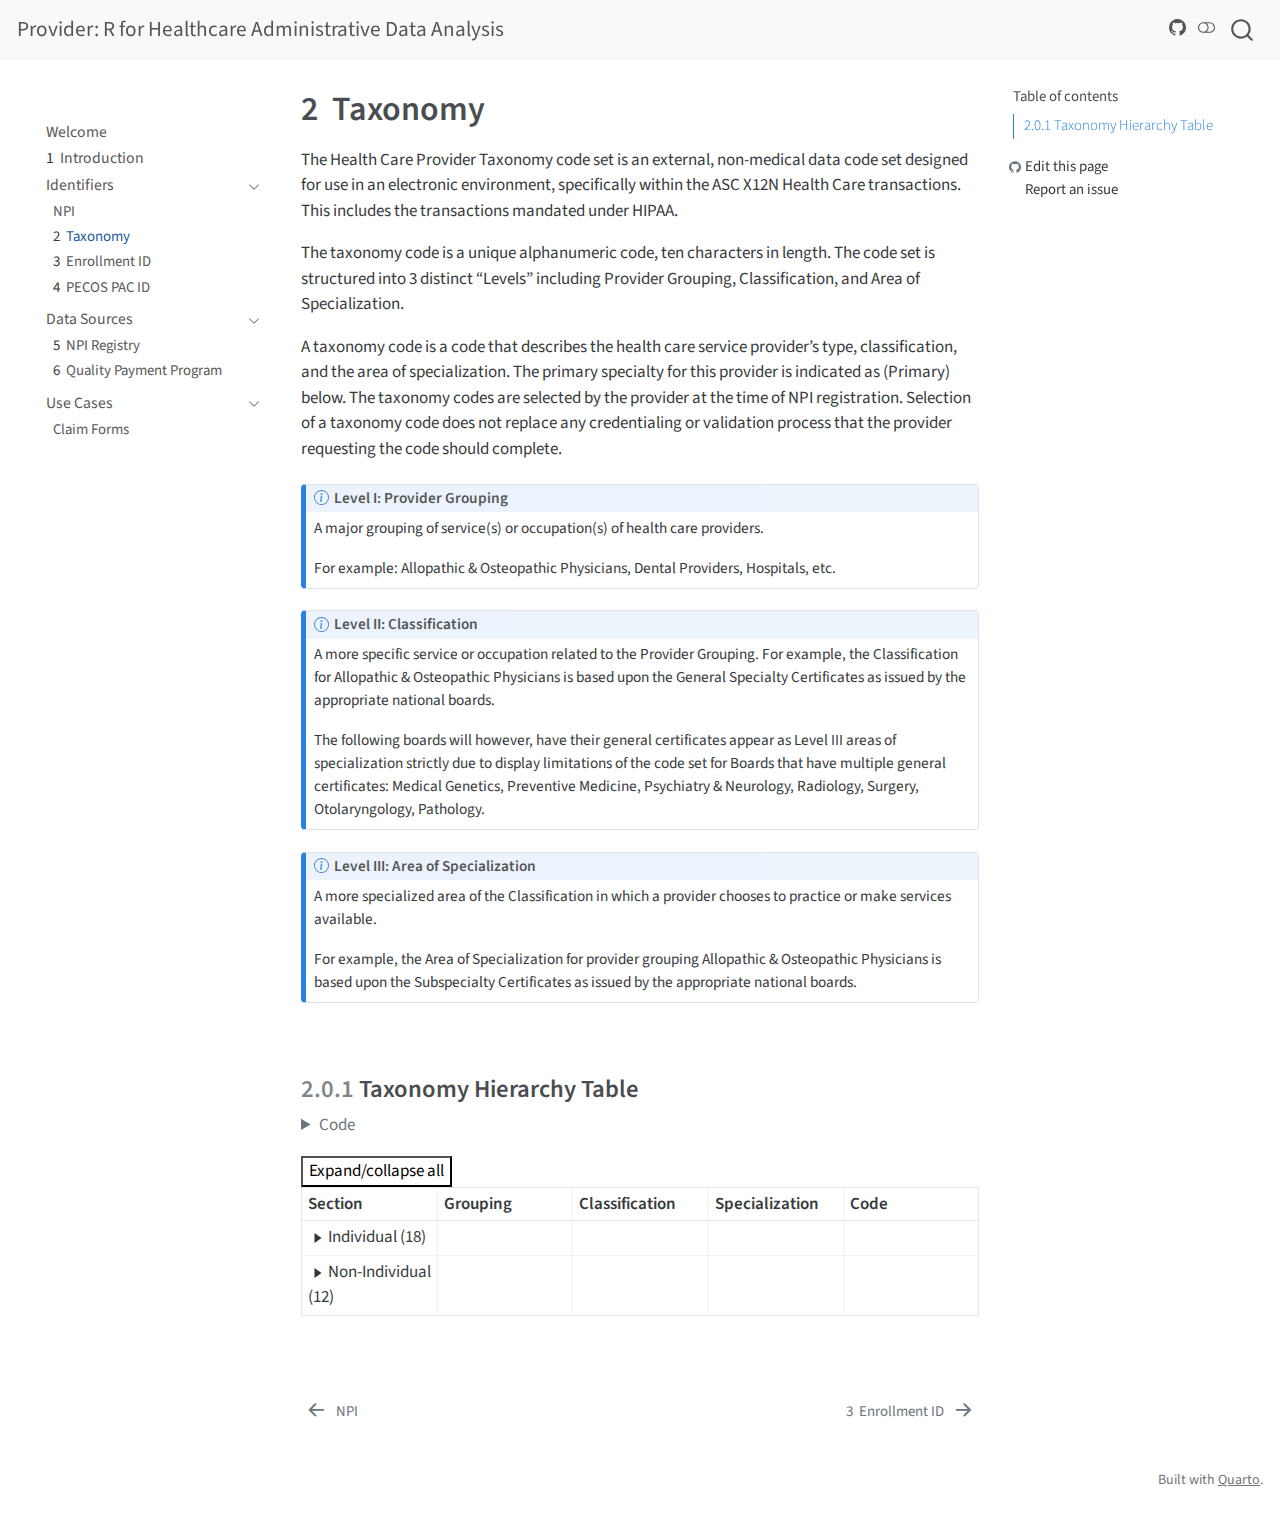
<file: docs/taxonomy.html>
<!DOCTYPE html>
<html xmlns="http://www.w3.org/1999/xhtml" lang="en" xml:lang="en"><head>

<meta charset="utf-8">
<meta name="generator" content="quarto-1.3.433">

<meta name="viewport" content="width=device-width, initial-scale=1.0, user-scalable=yes">


<title>Provider: R for Healthcare Administrative Data Analysis - 2&nbsp; Taxonomy</title>
<style>
code{white-space: pre-wrap;}
span.smallcaps{font-variant: small-caps;}
div.columns{display: flex; gap: min(4vw, 1.5em);}
div.column{flex: auto; overflow-x: auto;}
div.hanging-indent{margin-left: 1.5em; text-indent: -1.5em;}
ul.task-list{list-style: none;}
ul.task-list li input[type="checkbox"] {
  width: 0.8em;
  margin: 0 0.8em 0.2em -1em; /* quarto-specific, see https://github.com/quarto-dev/quarto-cli/issues/4556 */ 
  vertical-align: middle;
}
/* CSS for syntax highlighting */
pre > code.sourceCode { white-space: pre; position: relative; }
pre > code.sourceCode > span { display: inline-block; line-height: 1.25; }
pre > code.sourceCode > span:empty { height: 1.2em; }
.sourceCode { overflow: visible; }
code.sourceCode > span { color: inherit; text-decoration: inherit; }
div.sourceCode { margin: 1em 0; }
pre.sourceCode { margin: 0; }
@media screen {
div.sourceCode { overflow: auto; }
}
@media print {
pre > code.sourceCode { white-space: pre-wrap; }
pre > code.sourceCode > span { text-indent: -5em; padding-left: 5em; }
}
pre.numberSource code
  { counter-reset: source-line 0; }
pre.numberSource code > span
  { position: relative; left: -4em; counter-increment: source-line; }
pre.numberSource code > span > a:first-child::before
  { content: counter(source-line);
    position: relative; left: -1em; text-align: right; vertical-align: baseline;
    border: none; display: inline-block;
    -webkit-touch-callout: none; -webkit-user-select: none;
    -khtml-user-select: none; -moz-user-select: none;
    -ms-user-select: none; user-select: none;
    padding: 0 4px; width: 4em;
  }
pre.numberSource { margin-left: 3em;  padding-left: 4px; }
div.sourceCode
  {   }
@media screen {
pre > code.sourceCode > span > a:first-child::before { text-decoration: underline; }
}
</style>


<script src="site_libs/quarto-nav/quarto-nav.js"></script>
<script src="site_libs/clipboard/clipboard.min.js"></script>
<script src="site_libs/quarto-search/autocomplete.umd.js"></script>
<script src="site_libs/quarto-search/fuse.min.js"></script>
<script src="site_libs/quarto-search/quarto-search.js"></script>
<meta name="quarto:offset" content="./">
<link href="./enroll_id.html" rel="next">
<link href="./npi.html" rel="prev">
<script src="site_libs/quarto-html/quarto.js"></script>
<script src="site_libs/quarto-html/popper.min.js"></script>
<script src="site_libs/quarto-html/tippy.umd.min.js"></script>
<script src="site_libs/quarto-html/anchor.min.js"></script>
<link href="site_libs/quarto-html/tippy.css" rel="stylesheet">
<link href="site_libs/quarto-html/quarto-syntax-highlighting.css" rel="stylesheet" class="quarto-color-scheme" id="quarto-text-highlighting-styles">
<link href="site_libs/quarto-html/quarto-syntax-highlighting-dark.css" rel="prefetch" class="quarto-color-scheme quarto-color-alternate" id="quarto-text-highlighting-styles">
<script src="site_libs/bootstrap/bootstrap.min.js"></script>
<link href="site_libs/bootstrap/bootstrap-icons.css" rel="stylesheet">
<link href="site_libs/bootstrap/bootstrap.min.css" rel="stylesheet" class="quarto-color-scheme" id="quarto-bootstrap" data-mode="light">
<link href="site_libs/bootstrap/bootstrap-dark.min.css" rel="prefetch" class="quarto-color-scheme quarto-color-alternate" id="quarto-bootstrap" data-mode="dark">
<script id="quarto-search-options" type="application/json">{
  "location": "navbar",
  "copy-button": false,
  "collapse-after": 3,
  "panel-placement": "end",
  "type": "overlay",
  "limit": 20,
  "language": {
    "search-no-results-text": "No results",
    "search-matching-documents-text": "matching documents",
    "search-copy-link-title": "Copy link to search",
    "search-hide-matches-text": "Hide additional matches",
    "search-more-match-text": "more match in this document",
    "search-more-matches-text": "more matches in this document",
    "search-clear-button-title": "Clear",
    "search-detached-cancel-button-title": "Cancel",
    "search-submit-button-title": "Submit",
    "search-label": "Search"
  }
}</script>

<script src="site_libs/core-js-2.5.3/shim.min.js"></script>
<script src="site_libs/react-17.0.0/react.min.js"></script>
<script src="site_libs/react-17.0.0/react-dom.min.js"></script>
<script src="site_libs/reactwidget-1.0.0/react-tools.js"></script>
<script src="site_libs/htmlwidgets-1.6.2/htmlwidgets.js"></script>
<link href="site_libs/reactable-0.4.4/reactable.css" rel="stylesheet">
<script src="site_libs/reactable-binding-0.4.4/reactable.js"></script>


<meta property="og:title" content="Provider: R for Healthcare Administrative Data Analysis - 2&nbsp; Taxonomy">
<meta property="og:description" content="">
<meta property="og:site-name" content="Provider: R for Healthcare Administrative Data Analysis">
<meta name="twitter:title" content="Provider: R for Healthcare Administrative Data Analysis - 2&nbsp; Taxonomy">
<meta name="twitter:description" content="">
<meta name="twitter:creator" content="@aabrucehimni">
<meta name="twitter:card" content="summary">
</head>

<body class="nav-sidebar floating nav-fixed">

<div id="quarto-search-results"></div>
  <header id="quarto-header" class="headroom fixed-top">
    <nav class="navbar navbar-expand-lg navbar-dark ">
      <div class="navbar-container container-fluid">
      <div class="navbar-brand-container">
    <a class="navbar-brand" href="./index.html">
    <span class="navbar-title">Provider: R for Healthcare Administrative Data Analysis</span>
    </a>
  </div>
        <div class="quarto-navbar-tools ms-auto">
    <a href="https://github.com/andrewallenbruce/provider_book" rel="" title="Source Code" class="quarto-navigation-tool px-1" aria-label="Source Code"><i class="bi bi-github"></i></a>
  <a href="" class="quarto-color-scheme-toggle quarto-navigation-tool  px-1" onclick="window.quartoToggleColorScheme(); return false;" title="Toggle dark mode"><i class="bi"></i></a>
</div>
          <div id="quarto-search" class="" title="Search"></div>
      </div> <!-- /container-fluid -->
    </nav>
  <nav class="quarto-secondary-nav">
    <div class="container-fluid d-flex">
      <button type="button" class="quarto-btn-toggle btn" data-bs-toggle="collapse" data-bs-target="#quarto-sidebar,#quarto-sidebar-glass" aria-controls="quarto-sidebar" aria-expanded="false" aria-label="Toggle sidebar navigation" onclick="if (window.quartoToggleHeadroom) { window.quartoToggleHeadroom(); }">
        <i class="bi bi-layout-text-sidebar-reverse"></i>
      </button>
      <nav class="quarto-page-breadcrumbs" aria-label="breadcrumb"><ol class="breadcrumb"><li class="breadcrumb-item"><a href="./npi.html">Identifiers</a></li><li class="breadcrumb-item"><a href="./taxonomy.html"><span class="chapter-number">2</span>&nbsp; <span class="chapter-title">Taxonomy</span></a></li></ol></nav>
      <a class="flex-grow-1" role="button" data-bs-toggle="collapse" data-bs-target="#quarto-sidebar,#quarto-sidebar-glass" aria-controls="quarto-sidebar" aria-expanded="false" aria-label="Toggle sidebar navigation" onclick="if (window.quartoToggleHeadroom) { window.quartoToggleHeadroom(); }">      
      </a>
      <button type="button" class="btn quarto-search-button" aria-label="" onclick="window.quartoOpenSearch();">
        <i class="bi bi-search"></i>
      </button>
    </div>
  </nav>
</header>
<!-- content -->
<div id="quarto-content" class="quarto-container page-columns page-rows-contents page-layout-article page-navbar">
<!-- sidebar -->
  <nav id="quarto-sidebar" class="sidebar collapse collapse-horizontal sidebar-navigation floating overflow-auto">
        <div class="mt-2 flex-shrink-0 align-items-center">
        <div class="sidebar-search">
        <div id="quarto-search" class="" title="Search"></div>
        </div>
        </div>
    <div class="sidebar-menu-container"> 
    <ul class="list-unstyled mt-1">
        <li class="sidebar-item">
  <div class="sidebar-item-container"> 
  <a href="./index.html" class="sidebar-item-text sidebar-link">
 <span class="menu-text">Welcome</span></a>
  </div>
</li>
        <li class="sidebar-item">
  <div class="sidebar-item-container"> 
  <a href="./intro.html" class="sidebar-item-text sidebar-link">
 <span class="menu-text"><span class="chapter-number">1</span>&nbsp; <span class="chapter-title">Introduction</span></span></a>
  </div>
</li>
        <li class="sidebar-item sidebar-item-section">
      <div class="sidebar-item-container"> 
            <a class="sidebar-item-text sidebar-link text-start" data-bs-toggle="collapse" data-bs-target="#quarto-sidebar-section-1" aria-expanded="true">
 <span class="menu-text">Identifiers</span></a>
          <a class="sidebar-item-toggle text-start" data-bs-toggle="collapse" data-bs-target="#quarto-sidebar-section-1" aria-expanded="true" aria-label="Toggle section">
            <i class="bi bi-chevron-right ms-2"></i>
          </a> 
      </div>
      <ul id="quarto-sidebar-section-1" class="collapse list-unstyled sidebar-section depth1 show">  
          <li class="sidebar-item">
  <div class="sidebar-item-container"> 
  <a href="./npi.html" class="sidebar-item-text sidebar-link">
 <span class="menu-text">NPI</span></a>
  </div>
</li>
          <li class="sidebar-item">
  <div class="sidebar-item-container"> 
  <a href="./taxonomy.html" class="sidebar-item-text sidebar-link active">
 <span class="menu-text"><span class="chapter-number">2</span>&nbsp; <span class="chapter-title">Taxonomy</span></span></a>
  </div>
</li>
          <li class="sidebar-item">
  <div class="sidebar-item-container"> 
  <a href="./enroll_id.html" class="sidebar-item-text sidebar-link">
 <span class="menu-text"><span class="chapter-number">3</span>&nbsp; <span class="chapter-title">Enrollment ID</span></span></a>
  </div>
</li>
          <li class="sidebar-item">
  <div class="sidebar-item-container"> 
  <a href="./pecos.html" class="sidebar-item-text sidebar-link">
 <span class="menu-text"><span class="chapter-number">4</span>&nbsp; <span class="chapter-title">PECOS PAC ID</span></span></a>
  </div>
</li>
      </ul>
  </li>
        <li class="sidebar-item sidebar-item-section">
      <div class="sidebar-item-container"> 
            <a class="sidebar-item-text sidebar-link text-start" data-bs-toggle="collapse" data-bs-target="#quarto-sidebar-section-2" aria-expanded="true">
 <span class="menu-text">Data Sources</span></a>
          <a class="sidebar-item-toggle text-start" data-bs-toggle="collapse" data-bs-target="#quarto-sidebar-section-2" aria-expanded="true" aria-label="Toggle section">
            <i class="bi bi-chevron-right ms-2"></i>
          </a> 
      </div>
      <ul id="quarto-sidebar-section-2" class="collapse list-unstyled sidebar-section depth1 show">  
          <li class="sidebar-item">
  <div class="sidebar-item-container"> 
  <a href="./nppes.html" class="sidebar-item-text sidebar-link">
 <span class="menu-text"><span class="chapter-number">5</span>&nbsp; <span class="chapter-title">NPI Registry</span></span></a>
  </div>
</li>
          <li class="sidebar-item">
  <div class="sidebar-item-container"> 
  <a href="./qpp.html" class="sidebar-item-text sidebar-link">
 <span class="menu-text"><span class="chapter-number">6</span>&nbsp; <span class="chapter-title">Quality Payment Program</span></span></a>
  </div>
</li>
      </ul>
  </li>
        <li class="sidebar-item sidebar-item-section">
      <div class="sidebar-item-container"> 
            <a class="sidebar-item-text sidebar-link text-start" data-bs-toggle="collapse" data-bs-target="#quarto-sidebar-section-3" aria-expanded="true">
 <span class="menu-text">Use Cases</span></a>
          <a class="sidebar-item-toggle text-start" data-bs-toggle="collapse" data-bs-target="#quarto-sidebar-section-3" aria-expanded="true" aria-label="Toggle section">
            <i class="bi bi-chevron-right ms-2"></i>
          </a> 
      </div>
      <ul id="quarto-sidebar-section-3" class="collapse list-unstyled sidebar-section depth1 show">  
          <li class="sidebar-item">
  <div class="sidebar-item-container"> 
  <a href="./claims_forms.html" class="sidebar-item-text sidebar-link">
 <span class="menu-text">Claim Forms</span></a>
  </div>
</li>
      </ul>
  </li>
    </ul>
    </div>
</nav>
<div id="quarto-sidebar-glass" data-bs-toggle="collapse" data-bs-target="#quarto-sidebar,#quarto-sidebar-glass"></div>
<!-- margin-sidebar -->
    <div id="quarto-margin-sidebar" class="sidebar margin-sidebar">
        <nav id="TOC" role="doc-toc" class="toc-active">
    <h2 id="toc-title">Table of contents</h2>
   
  <ul>
  <li><a href="#taxonomy-hierarchy-table" id="toc-taxonomy-hierarchy-table" class="nav-link active" data-scroll-target="#taxonomy-hierarchy-table"><span class="header-section-number">2.0.1</span> Taxonomy Hierarchy Table</a></li>
  </ul>
<div class="toc-actions"><div><i class="bi bi-github"></i></div><div class="action-links"><p><a href="https://github.com/andrewallenbruce/provider_book/edit/main/taxonomy.qmd" class="toc-action">Edit this page</a></p><p><a href="https://github.com/andrewallenbruce/provider_book/issues/new" class="toc-action">Report an issue</a></p></div></div></nav>
    </div>
<!-- main -->
<main class="content" id="quarto-document-content">

<header id="title-block-header" class="quarto-title-block default">
<div class="quarto-title">
<h1 class="title"><span class="chapter-number">2</span>&nbsp; <span class="chapter-title">Taxonomy</span></h1>
</div>



<div class="quarto-title-meta">

    
  
    
  </div>
  

</header>

<p>The Health Care Provider Taxonomy code set is an external, non-medical data code set designed for use in an electronic environment, specifically within the ASC X12N Health Care transactions. This includes the transactions mandated under HIPAA.</p>
<p>The taxonomy code is a unique alphanumeric code, ten characters in length. The code set is structured into 3 distinct “Levels” including Provider Grouping, Classification, and Area of Specialization.</p>
<p>A taxonomy code is a code that describes the health care service provider’s type, classification, and the area of specialization. The primary specialty for this provider is indicated as (Primary) below. The taxonomy codes are selected by the provider at the time of NPI registration. Selection of a taxonomy code does not replace any credentialing or validation process that the provider requesting the code should complete.</p>
<div class="callout callout-style-default callout-note callout-titled">
<div class="callout-header d-flex align-content-center">
<div class="callout-icon-container">
<i class="callout-icon"></i>
</div>
<div class="callout-title-container flex-fill">
Level I: Provider Grouping
</div>
</div>
<div class="callout-body-container callout-body">
<p>A major grouping of service(s) or occupation(s) of health care providers.</p>
<p>For example: Allopathic &amp; Osteopathic Physicians, Dental Providers, Hospitals, etc.</p>
</div>
</div>
<div class="callout callout-style-default callout-note callout-titled">
<div class="callout-header d-flex align-content-center">
<div class="callout-icon-container">
<i class="callout-icon"></i>
</div>
<div class="callout-title-container flex-fill">
Level II: Classification
</div>
</div>
<div class="callout-body-container callout-body">
<p>A more specific service or occupation related to the Provider Grouping. For example, the Classification for Allopathic &amp; Osteopathic Physicians is based upon the General Specialty Certificates as issued by the appropriate national boards.</p>
<p>The following boards will however, have their general certificates appear as Level III areas of specialization strictly due to display limitations of the code set for Boards that have multiple general certificates: Medical Genetics, Preventive Medicine, Psychiatry &amp; Neurology, Radiology, Surgery, Otolaryngology, Pathology.</p>
</div>
</div>
<div class="callout callout-style-default callout-note callout-titled">
<div class="callout-header d-flex align-content-center">
<div class="callout-icon-container">
<i class="callout-icon"></i>
</div>
<div class="callout-title-container flex-fill">
Level III: Area of Specialization
</div>
</div>
<div class="callout-body-container callout-body">
<p>A more specialized area of the Classification in which a provider chooses to practice or make services available.</p>
<p>For example, the Area of Specialization for provider grouping Allopathic &amp; Osteopathic Physicians is based upon the Subspecialty Certificates as issued by the appropriate national boards.</p>
</div>
</div>
<p><br></p>
<section id="taxonomy-hierarchy-table" class="level3" data-number="2.0.1">
<h3 data-number="2.0.1" class="anchored" data-anchor-id="taxonomy-hierarchy-table"><span class="header-section-number">2.0.1</span> Taxonomy Hierarchy Table</h3>
<div class="cell">
<details>
<summary>Code</summary>
<div class="sourceCode cell-code" id="cb1"><pre class="sourceCode r code-with-copy"><code class="sourceCode r"><span id="cb1-1"><a href="#cb1-1" aria-hidden="true" tabindex="-1"></a><span class="fu">library</span>(provider)</span>
<span id="cb1-2"><a href="#cb1-2" aria-hidden="true" tabindex="-1"></a><span class="fu">library</span>(reactable)</span>
<span id="cb1-3"><a href="#cb1-3" aria-hidden="true" tabindex="-1"></a><span class="fu">library</span>(htmltools)</span>
<span id="cb1-4"><a href="#cb1-4" aria-hidden="true" tabindex="-1"></a></span>
<span id="cb1-5"><a href="#cb1-5" aria-hidden="true" tabindex="-1"></a>taxonomy <span class="ot">&lt;-</span> nucc_taxonomy_230 <span class="sc">|&gt;</span> </span>
<span id="cb1-6"><a href="#cb1-6" aria-hidden="true" tabindex="-1"></a>  dplyr<span class="sc">::</span><span class="fu">select</span>(<span class="at">Section =</span> section, </span>
<span id="cb1-7"><a href="#cb1-7" aria-hidden="true" tabindex="-1"></a>                <span class="at">Grouping =</span> grouping, </span>
<span id="cb1-8"><a href="#cb1-8" aria-hidden="true" tabindex="-1"></a>                <span class="at">Classification =</span> classification, </span>
<span id="cb1-9"><a href="#cb1-9" aria-hidden="true" tabindex="-1"></a>                <span class="at">Specialization =</span> specialization,</span>
<span id="cb1-10"><a href="#cb1-10" aria-hidden="true" tabindex="-1"></a>                <span class="at">Code =</span> code)</span>
<span id="cb1-11"><a href="#cb1-11" aria-hidden="true" tabindex="-1"></a></span>
<span id="cb1-12"><a href="#cb1-12" aria-hidden="true" tabindex="-1"></a>htmltools<span class="sc">::</span><span class="fu">browsable</span>(</span>
<span id="cb1-13"><a href="#cb1-13" aria-hidden="true" tabindex="-1"></a>  <span class="fu">tagList</span>(</span>
<span id="cb1-14"><a href="#cb1-14" aria-hidden="true" tabindex="-1"></a>    tags<span class="sc">$</span><span class="fu">button</span>(</span>
<span id="cb1-15"><a href="#cb1-15" aria-hidden="true" tabindex="-1"></a>      <span class="st">"Expand/collapse all"</span>, </span>
<span id="cb1-16"><a href="#cb1-16" aria-hidden="true" tabindex="-1"></a>      <span class="at">onclick =</span> <span class="st">"Reactable.toggleAllRowsExpanded('taxonomy-table')"</span>),</span>
<span id="cb1-17"><a href="#cb1-17" aria-hidden="true" tabindex="-1"></a>    <span class="fu">reactable</span>(</span>
<span id="cb1-18"><a href="#cb1-18" aria-hidden="true" tabindex="-1"></a>      taxonomy,</span>
<span id="cb1-19"><a href="#cb1-19" aria-hidden="true" tabindex="-1"></a>      <span class="at">groupBy =</span> <span class="fu">c</span>(<span class="st">"Section"</span>, </span>
<span id="cb1-20"><a href="#cb1-20" aria-hidden="true" tabindex="-1"></a>                  <span class="st">"Grouping"</span>, </span>
<span id="cb1-21"><a href="#cb1-21" aria-hidden="true" tabindex="-1"></a>                  <span class="st">"Classification"</span>, </span>
<span id="cb1-22"><a href="#cb1-22" aria-hidden="true" tabindex="-1"></a>                  <span class="st">"Specialization"</span>),</span>
<span id="cb1-23"><a href="#cb1-23" aria-hidden="true" tabindex="-1"></a>      <span class="at">elementId =</span> <span class="st">"taxonomy-table"</span>,</span>
<span id="cb1-24"><a href="#cb1-24" aria-hidden="true" tabindex="-1"></a>      <span class="at">columns =</span> <span class="fu">list</span>(</span>
<span id="cb1-25"><a href="#cb1-25" aria-hidden="true" tabindex="-1"></a>        <span class="at">Specialization =</span> <span class="fu">colDef</span>(</span>
<span id="cb1-26"><a href="#cb1-26" aria-hidden="true" tabindex="-1"></a>          <span class="at">na =</span> <span class="st">"None"</span></span>
<span id="cb1-27"><a href="#cb1-27" aria-hidden="true" tabindex="-1"></a>          )</span>
<span id="cb1-28"><a href="#cb1-28" aria-hidden="true" tabindex="-1"></a>        ),</span>
<span id="cb1-29"><a href="#cb1-29" aria-hidden="true" tabindex="-1"></a>      <span class="at">compact =</span> <span class="cn">TRUE</span>,</span>
<span id="cb1-30"><a href="#cb1-30" aria-hidden="true" tabindex="-1"></a>      <span class="at">highlight =</span> <span class="cn">TRUE</span>,</span>
<span id="cb1-31"><a href="#cb1-31" aria-hidden="true" tabindex="-1"></a>      <span class="at">bordered =</span> <span class="cn">TRUE</span></span>
<span id="cb1-32"><a href="#cb1-32" aria-hidden="true" tabindex="-1"></a>      )</span>
<span id="cb1-33"><a href="#cb1-33" aria-hidden="true" tabindex="-1"></a>    )</span>
<span id="cb1-34"><a href="#cb1-34" aria-hidden="true" tabindex="-1"></a>  )</span></code><button title="Copy to Clipboard" class="code-copy-button"><i class="bi"></i></button></pre></div>
</details>
<div class="cell-output-display">

<button onclick="Reactable.toggleAllRowsExpanded('taxonomy-table')">Expand/collapse all</button>
<div class="reactable html-widget html-fill-item-overflow-hidden html-fill-item" id="taxonomy-table" style="width:auto;height:auto;"></div>
<script type="application/json" data-for="taxonomy-table">{"x":{"tag":{"name":"Reactable","attribs":{"data":{"Section":["Individual","Individual","Individual","Individual","Individual","Individual","Individual","Individual","Individual","Individual","Individual","Individual","Individual","Individual","Individual","Individual","Individual","Individual","Individual","Individual","Individual","Individual","Individual","Individual","Individual","Individual","Individual","Individual","Individual","Individual","Individual","Individual","Individual","Individual","Individual","Individual","Individual","Individual","Individual","Individual","Individual","Individual","Individual","Individual","Individual","Individual","Individual","Individual","Individual","Individual","Individual","Individual","Individual","Individual","Individual","Individual","Individual","Individual","Individual","Individual","Individual","Individual","Individual","Individual","Individual","Individual","Individual","Individual","Individual","Individual","Individual","Individual","Individual","Individual","Individual","Individual","Individual","Individual","Individual","Individual","Individual","Individual","Individual","Individual","Individual","Individual","Individual","Individual","Individual","Individual","Individual","Individual","Individual","Individual","Individual","Individual","Individual","Individual","Individual","Individual","Individual","Individual","Individual","Individual","Individual","Individual","Individual","Individual","Individual","Individual","Individual","Individual","Individual","Individual","Individual","Individual","Individual","Individual","Individual","Individual","Individual","Individual","Individual","Individual","Individual","Individual","Individual","Individual","Individual","Individual","Individual","Individual","Individual","Individual","Individual","Individual","Individual","Individual","Individual","Individual","Individual","Individual","Individual","Individual","Individual","Individual","Individual","Individual","Individual","Individual","Individual","Individual","Individual","Individual","Individual","Individual","Individual","Individual","Individual","Individual","Individual","Individual","Individual","Individual","Individual","Individual","Individual","Individual","Individual","Individual","Individual","Individual","Individual","Individual","Individual","Individual","Individual","Individual","Individual","Individual","Individual","Individual","Individual","Individual","Individual","Individual","Individual","Individual","Individual","Individual","Individual","Individual","Individual","Individual","Individual","Individual","Individual","Individual","Individual","Individual","Individual","Individual","Individual","Individual","Individual","Individual","Individual","Individual","Individual","Individual","Individual","Individual","Individual","Individual","Individual","Individual","Individual","Individual","Individual","Individual","Individual","Individual","Individual","Individual","Individual","Individual","Individual","Individual","Individual","Individual","Individual","Individual","Individual","Individual","Individual","Individual","Individual","Individual","Individual","Individual","Individual","Individual","Individual","Individual","Individual","Individual","Individual","Individual","Individual","Individual","Individual","Individual","Individual","Individual","Individual","Individual","Individual","Individual","Individual","Individual","Individual","Individual","Individual","Individual","Individual","Individual","Individual","Individual","Individual","Individual","Individual","Individual","Individual","Individual","Individual","Individual","Individual","Individual","Individual","Individual","Individual","Individual","Individual","Individual","Individual","Individual","Individual","Individual","Individual","Individual","Individual","Individual","Individual","Individual","Individual","Individual","Individual","Individual","Individual","Individual","Individual","Individual","Individual","Individual","Individual","Individual","Individual","Individual","Individual","Individual","Individual","Individual","Individual","Individual","Individual","Individual","Individual","Individual","Individual","Individual","Individual","Individual","Individual","Individual","Individual","Individual","Individual","Individual","Individual","Individual","Individual","Individual","Individual","Individual","Individual","Individual","Individual","Individual","Individual","Individual","Individual","Individual","Individual","Individual","Individual","Individual","Individual","Individual","Individual","Individual","Individual","Individual","Individual","Individual","Individual","Individual","Individual","Individual","Individual","Individual","Individual","Individual","Individual","Individual","Individual","Individual","Individual","Individual","Individual","Individual","Individual","Individual","Individual","Individual","Individual","Individual","Individual","Individual","Individual","Individual","Individual","Individual","Individual","Individual","Individual","Individual","Individual","Individual","Individual","Individual","Individual","Individual","Individual","Individual","Individual","Individual","Individual","Individual","Individual","Individual","Individual","Individual","Individual","Individual","Individual","Individual","Individual","Individual","Individual","Individual","Individual","Individual","Individual","Individual","Individual","Individual","Individual","Individual","Individual","Individual","Individual","Individual","Individual","Individual","Individual","Individual","Individual","Individual","Individual","Individual","Individual","Individual","Individual","Individual","Individual","Individual","Individual","Individual","Individual","Individual","Individual","Individual","Individual","Individual","Individual","Individual","Individual","Individual","Individual","Individual","Individual","Individual","Individual","Individual","Individual","Individual","Individual","Individual","Individual","Individual","Individual","Individual","Individual","Individual","Individual","Individual","Individual","Individual","Individual","Individual","Individual","Individual","Individual","Individual","Individual","Individual","Individual","Individual","Individual","Individual","Individual","Individual","Individual","Individual","Individual","Individual","Individual","Individual","Individual","Individual","Individual","Individual","Individual","Individual","Individual","Individual","Individual","Individual","Individual","Individual","Individual","Individual","Individual","Individual","Individual","Individual","Individual","Individual","Individual","Individual","Individual","Individual","Individual","Individual","Individual","Individual","Individual","Individual","Individual","Individual","Individual","Individual","Individual","Individual","Individual","Individual","Individual","Individual","Individual","Individual","Individual","Individual","Individual","Individual","Individual","Individual","Individual","Individual","Individual","Individual","Individual","Individual","Individual","Individual","Individual","Individual","Individual","Individual","Individual","Individual","Individual","Individual","Individual","Individual","Individual","Individual","Individual","Individual","Individual","Individual","Individual","Individual","Individual","Individual","Individual","Individual","Individual","Individual","Individual","Individual","Individual","Individual","Individual","Individual","Individual","Individual","Individual","Individual","Individual","Individual","Individual","Individual","Individual","Individual","Individual","Individual","Individual","Individual","Individual","Individual","Individual","Individual","Individual","Individual","Individual","Individual","Individual","Individual","Individual","Individual","Individual","Individual","Individual","Individual","Individual","Individual","Individual","Individual","Individual","Individual","Individual","Individual","Individual","Individual","Individual","Individual","Individual","Individual","Individual","Individual","Individual","Individual","Individual","Individual","Individual","Individual","Individual","Individual","Individual","Individual","Individual","Individual","Individual","Individual","Individual","Individual","Individual","Individual","Individual","Individual","Individual","Individual","Individual","Individual","Individual","Individual","Individual","Individual","Individual","Individual","Individual","Individual","Individual","Individual","Individual","Individual","Individual","Individual","Individual","Individual","Individual","Individual","Individual","Individual","Individual","Individual","Individual","Individual","Individual","Individual","Individual","Individual","Individual","Individual","Individual","Individual","Individual","Individual","Individual","Individual","Individual","Individual","Individual","Individual","Individual","Individual","Individual","Individual","Non-Individual","Non-Individual","Non-Individual","Non-Individual","Non-Individual","Non-Individual","Non-Individual","Non-Individual","Non-Individual","Non-Individual","Non-Individual","Non-Individual","Non-Individual","Non-Individual","Non-Individual","Non-Individual","Non-Individual","Non-Individual","Non-Individual","Non-Individual","Non-Individual","Non-Individual","Non-Individual","Non-Individual","Non-Individual","Non-Individual","Non-Individual","Non-Individual","Non-Individual","Non-Individual","Non-Individual","Non-Individual","Non-Individual","Non-Individual","Non-Individual","Non-Individual","Non-Individual","Non-Individual","Non-Individual","Non-Individual","Non-Individual","Non-Individual","Non-Individual","Non-Individual","Non-Individual","Non-Individual","Non-Individual","Non-Individual","Non-Individual","Non-Individual","Non-Individual","Non-Individual","Non-Individual","Non-Individual","Non-Individual","Non-Individual","Non-Individual","Non-Individual","Non-Individual","Non-Individual","Non-Individual","Non-Individual","Non-Individual","Non-Individual","Non-Individual","Non-Individual","Non-Individual","Non-Individual","Non-Individual","Non-Individual","Non-Individual","Non-Individual","Non-Individual","Non-Individual","Non-Individual","Non-Individual","Non-Individual","Non-Individual","Non-Individual","Non-Individual","Non-Individual","Non-Individual","Non-Individual","Non-Individual","Non-Individual","Non-Individual","Non-Individual","Non-Individual","Non-Individual","Non-Individual","Non-Individual","Non-Individual","Non-Individual","Non-Individual","Non-Individual","Non-Individual","Non-Individual","Non-Individual","Non-Individual","Non-Individual","Non-Individual","Non-Individual","Non-Individual","Non-Individual","Non-Individual","Non-Individual","Non-Individual","Non-Individual","Non-Individual","Non-Individual","Non-Individual","Non-Individual","Non-Individual","Non-Individual","Non-Individual","Non-Individual","Non-Individual","Non-Individual","Non-Individual","Non-Individual","Non-Individual","Non-Individual","Non-Individual","Non-Individual","Non-Individual","Non-Individual","Non-Individual","Non-Individual","Non-Individual","Non-Individual","Non-Individual","Non-Individual","Non-Individual","Non-Individual","Non-Individual","Non-Individual","Non-Individual","Non-Individual","Non-Individual","Non-Individual","Non-Individual","Non-Individual","Non-Individual","Non-Individual","Non-Individual","Non-Individual","Non-Individual","Non-Individual","Non-Individual","Non-Individual","Non-Individual","Non-Individual","Non-Individual","Non-Individual","Non-Individual","Non-Individual","Non-Individual","Non-Individual","Non-Individual","Non-Individual","Non-Individual","Non-Individual","Non-Individual","Non-Individual","Non-Individual","Non-Individual","Non-Individual","Non-Individual","Non-Individual","Non-Individual","Non-Individual","Non-Individual","Non-Individual","Non-Individual","Non-Individual","Non-Individual","Non-Individual","Non-Individual","Non-Individual","Non-Individual","Non-Individual","Non-Individual","Non-Individual","Non-Individual","Non-Individual"],"Grouping":["Group","Group","Allopathic & Osteopathic Physicians","Allopathic & Osteopathic Physicians","Allopathic & Osteopathic Physicians","Allopathic & Osteopathic Physicians","Allopathic & Osteopathic Physicians","Allopathic & Osteopathic Physicians","Allopathic & Osteopathic Physicians","Allopathic & Osteopathic Physicians","Allopathic & Osteopathic Physicians","Allopathic & Osteopathic Physicians","Allopathic & Osteopathic Physicians","Allopathic & Osteopathic Physicians","Allopathic & Osteopathic Physicians","Allopathic & Osteopathic Physicians","Allopathic & Osteopathic Physicians","Allopathic & Osteopathic Physicians","Allopathic & Osteopathic Physicians","Allopathic & Osteopathic Physicians","Allopathic & Osteopathic Physicians","Allopathic & Osteopathic Physicians","Allopathic & Osteopathic Physicians","Allopathic & Osteopathic Physicians","Allopathic & Osteopathic Physicians","Allopathic & Osteopathic Physicians","Allopathic & Osteopathic Physicians","Allopathic & Osteopathic Physicians","Allopathic & Osteopathic Physicians","Allopathic & Osteopathic Physicians","Allopathic & Osteopathic Physicians","Allopathic & Osteopathic Physicians","Allopathic & Osteopathic Physicians","Allopathic & Osteopathic Physicians","Allopathic & Osteopathic Physicians","Allopathic & Osteopathic Physicians","Allopathic & Osteopathic Physicians","Allopathic & Osteopathic Physicians","Allopathic & Osteopathic Physicians","Allopathic & Osteopathic Physicians","Allopathic & Osteopathic Physicians","Allopathic & Osteopathic Physicians","Allopathic & Osteopathic Physicians","Allopathic & Osteopathic Physicians","Allopathic & Osteopathic Physicians","Allopathic & Osteopathic Physicians","Allopathic & Osteopathic Physicians","Allopathic & Osteopathic Physicians","Allopathic & Osteopathic Physicians","Allopathic & Osteopathic Physicians","Allopathic & Osteopathic Physicians","Allopathic & Osteopathic Physicians","Allopathic & Osteopathic Physicians","Allopathic & Osteopathic Physicians","Allopathic & Osteopathic Physicians","Allopathic & Osteopathic Physicians","Allopathic & Osteopathic Physicians","Allopathic & Osteopathic Physicians","Allopathic & Osteopathic Physicians","Allopathic & Osteopathic Physicians","Allopathic & Osteopathic Physicians","Allopathic & Osteopathic Physicians","Allopathic & Osteopathic Physicians","Allopathic & Osteopathic Physicians","Allopathic & Osteopathic Physicians","Allopathic & Osteopathic Physicians","Allopathic & Osteopathic Physicians","Allopathic & Osteopathic Physicians","Allopathic & Osteopathic Physicians","Allopathic & Osteopathic Physicians","Allopathic & Osteopathic Physicians","Allopathic & Osteopathic Physicians","Allopathic & Osteopathic Physicians","Allopathic & Osteopathic Physicians","Allopathic & Osteopathic Physicians","Allopathic & Osteopathic Physicians","Allopathic & Osteopathic Physicians","Allopathic & Osteopathic Physicians","Allopathic & Osteopathic Physicians","Allopathic & Osteopathic Physicians","Allopathic & Osteopathic Physicians","Allopathic & Osteopathic Physicians","Allopathic & Osteopathic Physicians","Allopathic & Osteopathic Physicians","Allopathic & Osteopathic Physicians","Allopathic & Osteopathic Physicians","Allopathic & Osteopathic Physicians","Allopathic & Osteopathic Physicians","Allopathic & Osteopathic Physicians","Allopathic & Osteopathic Physicians","Allopathic & Osteopathic Physicians","Allopathic & Osteopathic Physicians","Allopathic & Osteopathic Physicians","Allopathic & Osteopathic Physicians","Allopathic & Osteopathic Physicians","Allopathic & Osteopathic Physicians","Allopathic & Osteopathic Physicians","Allopathic & Osteopathic Physicians","Allopathic & Osteopathic Physicians","Allopathic & Osteopathic Physicians","Allopathic & Osteopathic Physicians","Allopathic & Osteopathic Physicians","Allopathic & Osteopathic Physicians","Allopathic & Osteopathic Physicians","Allopathic & Osteopathic Physicians","Allopathic & Osteopathic Physicians","Allopathic & Osteopathic Physicians","Allopathic & Osteopathic Physicians","Allopathic & Osteopathic Physicians","Allopathic & Osteopathic Physicians","Allopathic & Osteopathic Physicians","Allopathic & Osteopathic Physicians","Allopathic & Osteopathic Physicians","Allopathic & Osteopathic Physicians","Allopathic & Osteopathic Physicians","Allopathic & Osteopathic Physicians","Allopathic & Osteopathic Physicians","Allopathic & Osteopathic Physicians","Allopathic & Osteopathic Physicians","Allopathic & Osteopathic Physicians","Allopathic & Osteopathic Physicians","Allopathic & Osteopathic Physicians","Allopathic & Osteopathic Physicians","Allopathic & Osteopathic Physicians","Allopathic & Osteopathic Physicians","Allopathic & Osteopathic Physicians","Allopathic & Osteopathic Physicians","Allopathic & Osteopathic Physicians","Allopathic & Osteopathic Physicians","Allopathic & Osteopathic Physicians","Allopathic & Osteopathic Physicians","Allopathic & Osteopathic Physicians","Allopathic & Osteopathic Physicians","Allopathic & Osteopathic Physicians","Allopathic & Osteopathic Physicians","Allopathic & Osteopathic Physicians","Allopathic & Osteopathic Physicians","Allopathic & Osteopathic Physicians","Allopathic & Osteopathic Physicians","Allopathic & Osteopathic Physicians","Allopathic & Osteopathic Physicians","Allopathic & Osteopathic Physicians","Allopathic & Osteopathic Physicians","Allopathic & Osteopathic Physicians","Allopathic & Osteopathic Physicians","Allopathic & Osteopathic Physicians","Allopathic & Osteopathic Physicians","Allopathic & Osteopathic Physicians","Allopathic & Osteopathic Physicians","Allopathic & Osteopathic Physicians","Allopathic & Osteopathic Physicians","Allopathic & Osteopathic Physicians","Allopathic & Osteopathic Physicians","Allopathic & Osteopathic Physicians","Allopathic & Osteopathic Physicians","Allopathic & Osteopathic Physicians","Allopathic & Osteopathic Physicians","Allopathic & Osteopathic Physicians","Allopathic & Osteopathic Physicians","Allopathic & Osteopathic Physicians","Allopathic & Osteopathic Physicians","Allopathic & Osteopathic Physicians","Allopathic & Osteopathic Physicians","Allopathic & Osteopathic Physicians","Allopathic & Osteopathic Physicians","Allopathic & Osteopathic Physicians","Allopathic & Osteopathic Physicians","Allopathic & Osteopathic Physicians","Allopathic & Osteopathic Physicians","Allopathic & Osteopathic Physicians","Allopathic & Osteopathic Physicians","Allopathic & Osteopathic Physicians","Allopathic & Osteopathic Physicians","Allopathic & Osteopathic Physicians","Allopathic & Osteopathic Physicians","Allopathic & Osteopathic Physicians","Allopathic & Osteopathic Physicians","Allopathic & Osteopathic Physicians","Allopathic & Osteopathic Physicians","Allopathic & Osteopathic Physicians","Allopathic & Osteopathic Physicians","Allopathic & Osteopathic Physicians","Allopathic & Osteopathic Physicians","Allopathic & Osteopathic Physicians","Allopathic & Osteopathic Physicians","Allopathic & Osteopathic Physicians","Allopathic & Osteopathic Physicians","Allopathic & Osteopathic Physicians","Allopathic & Osteopathic Physicians","Allopathic & Osteopathic Physicians","Allopathic & Osteopathic Physicians","Allopathic & Osteopathic Physicians","Allopathic & Osteopathic Physicians","Allopathic & Osteopathic Physicians","Allopathic & Osteopathic Physicians","Allopathic & Osteopathic Physicians","Allopathic & Osteopathic Physicians","Allopathic & Osteopathic Physicians","Allopathic & Osteopathic Physicians","Allopathic & Osteopathic Physicians","Allopathic & Osteopathic Physicians","Allopathic & Osteopathic Physicians","Allopathic & Osteopathic Physicians","Allopathic & Osteopathic Physicians","Allopathic & Osteopathic Physicians","Allopathic & Osteopathic Physicians","Allopathic & Osteopathic Physicians","Allopathic & Osteopathic Physicians","Allopathic & Osteopathic Physicians","Allopathic & Osteopathic Physicians","Allopathic & Osteopathic Physicians","Allopathic & Osteopathic Physicians","Allopathic & Osteopathic Physicians","Allopathic & Osteopathic Physicians","Allopathic & Osteopathic Physicians","Allopathic & Osteopathic Physicians","Allopathic & Osteopathic Physicians","Allopathic & Osteopathic Physicians","Allopathic & Osteopathic Physicians","Allopathic & Osteopathic Physicians","Allopathic & Osteopathic Physicians","Allopathic & Osteopathic Physicians","Allopathic & Osteopathic Physicians","Allopathic & Osteopathic Physicians","Allopathic & Osteopathic Physicians","Allopathic & Osteopathic Physicians","Allopathic & Osteopathic Physicians","Allopathic & Osteopathic Physicians","Allopathic & Osteopathic Physicians","Allopathic & Osteopathic Physicians","Allopathic & Osteopathic Physicians","Allopathic & Osteopathic Physicians","Behavioral Health & Social Service Providers","Behavioral Health & Social Service Providers","Behavioral Health & Social Service Providers","Behavioral Health & Social Service Providers","Behavioral Health & Social Service Providers","Behavioral Health & Social Service Providers","Behavioral Health & Social Service Providers","Behavioral Health & Social Service Providers","Behavioral Health & Social Service Providers","Behavioral Health & Social Service Providers","Behavioral Health & Social Service Providers","Behavioral Health & Social Service Providers","Behavioral Health & Social Service Providers","Behavioral Health & Social Service Providers","Behavioral Health & Social Service Providers","Behavioral Health & Social Service Providers","Behavioral Health & Social Service Providers","Behavioral Health & Social Service Providers","Behavioral Health & Social Service Providers","Behavioral Health & Social Service Providers","Behavioral Health & Social Service Providers","Behavioral Health & Social Service Providers","Behavioral Health & Social Service Providers","Behavioral Health & Social Service Providers","Behavioral Health & Social Service Providers","Behavioral Health & Social Service Providers","Behavioral Health & Social Service Providers","Behavioral Health & Social Service Providers","Behavioral Health & Social Service Providers","Behavioral Health & Social Service Providers","Behavioral Health & Social Service Providers","Behavioral Health & Social Service Providers","Behavioral Health & Social Service Providers","Behavioral Health & Social Service Providers","Behavioral Health & Social Service Providers","Behavioral Health & Social Service Providers","Behavioral Health & Social Service Providers","Behavioral Health & Social Service Providers","Behavioral Health & Social Service Providers","Behavioral Health & Social Service Providers","Chiropractic Providers","Chiropractic Providers","Chiropractic Providers","Chiropractic Providers","Chiropractic Providers","Chiropractic Providers","Chiropractic Providers","Chiropractic Providers","Chiropractic Providers","Chiropractic Providers","Chiropractic Providers","Chiropractic Providers","Dental Providers","Dental Providers","Dental Providers","Dental Providers","Dental Providers","Dental Providers","Dental Providers","Dental Providers","Dental Providers","Dental Providers","Dental Providers","Dental Providers","Dental Providers","Dental Providers","Dental Providers","Dental Providers","Dental Providers","Dental Providers","Dental Providers","Dental Providers","Dietary & Nutritional Service Providers","Dietary & Nutritional Service Providers","Dietary & Nutritional Service Providers","Dietary & Nutritional Service Providers","Dietary & Nutritional Service Providers","Dietary & Nutritional Service Providers","Dietary & Nutritional Service Providers","Dietary & Nutritional Service Providers","Dietary & Nutritional Service Providers","Dietary & Nutritional Service Providers","Dietary & Nutritional Service Providers","Dietary & Nutritional Service Providers","Dietary & Nutritional Service Providers","Emergency Medical Service Providers","Emergency Medical Service Providers","Emergency Medical Service Providers","Emergency Medical Service Providers","Eye and Vision Services Providers","Eye and Vision Services Providers","Eye and Vision Services Providers","Eye and Vision Services Providers","Eye and Vision Services Providers","Eye and Vision Services Providers","Eye and Vision Services Providers","Eye and Vision Services Providers","Eye and Vision Services Providers","Eye and Vision Services Providers","Eye and Vision Services Providers","Eye and Vision Services Providers","Eye and Vision Services Providers","Eye and Vision Services Providers","Eye and Vision Services Providers","Eye and Vision Services Providers","Eye and Vision Services Providers","Nursing Service Providers","Nursing Service Providers","Nursing Service Providers","Nursing Service Providers","Nursing Service Providers","Nursing Service Providers","Nursing Service Providers","Nursing Service Providers","Nursing Service Providers","Nursing Service Providers","Nursing Service Providers","Nursing Service Providers","Nursing Service Providers","Nursing Service Providers","Nursing Service Providers","Nursing Service Providers","Nursing Service Providers","Nursing Service Providers","Nursing Service Providers","Nursing Service Providers","Nursing Service Providers","Nursing Service Providers","Nursing Service Providers","Nursing Service Providers","Nursing Service Providers","Nursing Service Providers","Nursing Service Providers","Nursing Service Providers","Nursing Service Providers","Nursing Service Providers","Nursing Service Providers","Nursing Service Providers","Nursing Service Providers","Nursing Service Providers","Nursing Service Providers","Nursing Service Providers","Nursing Service Providers","Nursing Service Providers","Nursing Service Providers","Nursing Service Providers","Nursing Service Providers","Nursing Service Providers","Nursing Service Providers","Nursing Service Providers","Nursing Service Providers","Nursing Service Providers","Nursing Service Providers","Nursing Service Providers","Nursing Service Providers","Nursing Service Providers","Nursing Service Providers","Nursing Service Providers","Nursing Service Providers","Nursing Service Providers","Nursing Service Providers","Nursing Service Providers","Nursing Service Providers","Nursing Service Providers","Nursing Service Providers","Nursing Service Related Providers","Nursing Service Related Providers","Nursing Service Related Providers","Nursing Service Related Providers","Nursing Service Related Providers","Nursing Service Related Providers","Nursing Service Related Providers","Nursing Service Related Providers","Nursing Service Related Providers","Nursing Service Related Providers","Nursing Service Related Providers","Nursing Service Related Providers","Nursing Service Related Providers","Other Service Providers","Other Service Providers","Other Service Providers","Other Service Providers","Other Service Providers","Other Service Providers","Other Service Providers","Other Service Providers","Other Service Providers","Other Service Providers","Other Service Providers","Other Service Providers","Other Service Providers","Other Service Providers","Other Service Providers","Other Service Providers","Other Service Providers","Other Service Providers","Other Service Providers","Other Service Providers","Other Service Providers","Other Service Providers","Other Service Providers","Other Service Providers","Other Service Providers","Other Service Providers","Other Service Providers","Other Service Providers","Other Service Providers","Other Service Providers","Other Service Providers","Other Service Providers","Other Service Providers","Other Service Providers","Other Service Providers","Other Service Providers","Pharmacy Service Providers","Pharmacy Service Providers","Pharmacy Service Providers","Pharmacy Service Providers","Pharmacy Service Providers","Pharmacy Service Providers","Pharmacy Service Providers","Pharmacy Service Providers","Pharmacy Service Providers","Pharmacy Service Providers","Pharmacy Service Providers","Pharmacy Service Providers","Pharmacy Service Providers","Pharmacy Service Providers","Pharmacy Service Providers","Pharmacy Service Providers","Pharmacy Service Providers","Pharmacy Service Providers","Physician Assistants & Advanced Practice Nursing Providers","Physician Assistants & Advanced Practice Nursing Providers","Physician Assistants & Advanced Practice Nursing Providers","Physician Assistants & Advanced Practice Nursing Providers","Physician Assistants & Advanced Practice Nursing Providers","Physician Assistants & Advanced Practice Nursing Providers","Physician Assistants & Advanced Practice Nursing Providers","Physician Assistants & Advanced Practice Nursing Providers","Physician Assistants & Advanced Practice Nursing Providers","Physician Assistants & Advanced Practice Nursing Providers","Physician Assistants & Advanced Practice Nursing Providers","Physician Assistants & Advanced Practice Nursing Providers","Physician Assistants & Advanced Practice Nursing Providers","Physician Assistants & Advanced Practice Nursing Providers","Physician Assistants & Advanced Practice Nursing Providers","Physician Assistants & Advanced Practice Nursing Providers","Physician Assistants & Advanced Practice Nursing Providers","Physician Assistants & Advanced Practice Nursing Providers","Physician Assistants & Advanced Practice Nursing Providers","Physician Assistants & Advanced Practice Nursing Providers","Physician Assistants & Advanced Practice Nursing Providers","Physician Assistants & Advanced Practice Nursing Providers","Physician Assistants & Advanced Practice Nursing Providers","Physician Assistants & Advanced Practice Nursing Providers","Physician Assistants & Advanced Practice Nursing Providers","Physician Assistants & Advanced Practice Nursing Providers","Physician Assistants & Advanced Practice Nursing Providers","Physician Assistants & Advanced Practice Nursing Providers","Physician Assistants & Advanced Practice Nursing Providers","Physician Assistants & Advanced Practice Nursing Providers","Physician Assistants & Advanced Practice Nursing Providers","Physician Assistants & Advanced Practice Nursing Providers","Physician Assistants & Advanced Practice Nursing Providers","Physician Assistants & Advanced Practice Nursing Providers","Physician Assistants & Advanced Practice Nursing Providers","Physician Assistants & Advanced Practice Nursing Providers","Physician Assistants & Advanced Practice Nursing Providers","Physician Assistants & Advanced Practice Nursing Providers","Physician Assistants & Advanced Practice Nursing Providers","Physician Assistants & Advanced Practice Nursing Providers","Physician Assistants & Advanced Practice Nursing Providers","Physician Assistants & Advanced Practice Nursing Providers","Physician Assistants & Advanced Practice Nursing Providers","Physician Assistants & Advanced Practice Nursing Providers","Physician Assistants & Advanced Practice Nursing Providers","Physician Assistants & Advanced Practice Nursing Providers","Physician Assistants & Advanced Practice Nursing Providers","Physician Assistants & Advanced Practice Nursing Providers","Physician Assistants & Advanced Practice Nursing Providers","Physician Assistants & Advanced Practice Nursing Providers","Physician Assistants & Advanced Practice Nursing Providers","Physician Assistants & Advanced Practice Nursing Providers","Physician Assistants & Advanced Practice Nursing Providers","Physician Assistants & Advanced Practice Nursing Providers","Physician Assistants & Advanced Practice Nursing Providers","Physician Assistants & Advanced Practice Nursing Providers","Physician Assistants & Advanced Practice Nursing Providers","Physician Assistants & Advanced Practice Nursing Providers","Podiatric Medicine & Surgery Service Providers","Podiatric Medicine & Surgery Service Providers","Podiatric Medicine & Surgery Service Providers","Podiatric Medicine & Surgery Service Providers","Podiatric Medicine & Surgery Service Providers","Podiatric Medicine & Surgery Service Providers","Podiatric Medicine & Surgery Service Providers","Podiatric Medicine & Surgery Service Providers","Podiatric Medicine & Surgery Service Providers","Respiratory, Developmental, Rehabilitative and Restorative Service Providers","Respiratory, Developmental, Rehabilitative and Restorative Service Providers","Respiratory, Developmental, Rehabilitative and Restorative Service Providers","Respiratory, Developmental, Rehabilitative and Restorative Service Providers","Respiratory, Developmental, Rehabilitative and Restorative Service Providers","Respiratory, Developmental, Rehabilitative and Restorative Service Providers","Respiratory, Developmental, Rehabilitative and Restorative Service Providers","Respiratory, Developmental, Rehabilitative and Restorative Service Providers","Respiratory, Developmental, Rehabilitative and Restorative Service Providers","Respiratory, Developmental, Rehabilitative and Restorative Service Providers","Respiratory, Developmental, Rehabilitative and Restorative Service Providers","Respiratory, Developmental, Rehabilitative and Restorative Service Providers","Respiratory, Developmental, Rehabilitative and Restorative Service Providers","Respiratory, Developmental, Rehabilitative and Restorative Service Providers","Respiratory, Developmental, Rehabilitative and Restorative Service Providers","Respiratory, Developmental, Rehabilitative and Restorative Service Providers","Respiratory, Developmental, Rehabilitative and Restorative Service Providers","Respiratory, Developmental, Rehabilitative and Restorative Service Providers","Respiratory, Developmental, Rehabilitative and Restorative Service Providers","Respiratory, Developmental, Rehabilitative and Restorative Service Providers","Respiratory, Developmental, Rehabilitative and Restorative Service Providers","Respiratory, Developmental, Rehabilitative and Restorative Service Providers","Respiratory, Developmental, Rehabilitative and Restorative Service Providers","Respiratory, Developmental, Rehabilitative and Restorative Service Providers","Respiratory, Developmental, Rehabilitative and Restorative Service Providers","Respiratory, Developmental, Rehabilitative and Restorative Service Providers","Respiratory, Developmental, Rehabilitative and Restorative Service Providers","Respiratory, Developmental, Rehabilitative and Restorative Service Providers","Respiratory, Developmental, Rehabilitative and Restorative Service Providers","Respiratory, Developmental, Rehabilitative and Restorative Service Providers","Respiratory, Developmental, Rehabilitative and Restorative Service Providers","Respiratory, Developmental, Rehabilitative and Restorative Service Providers","Respiratory, Developmental, Rehabilitative and Restorative Service Providers","Respiratory, Developmental, Rehabilitative and Restorative Service Providers","Respiratory, Developmental, Rehabilitative and Restorative Service Providers","Respiratory, Developmental, Rehabilitative and Restorative Service Providers","Respiratory, Developmental, Rehabilitative and Restorative Service Providers","Respiratory, Developmental, Rehabilitative and Restorative Service Providers","Respiratory, Developmental, Rehabilitative and Restorative Service Providers","Respiratory, Developmental, Rehabilitative and Restorative Service Providers","Respiratory, Developmental, Rehabilitative and Restorative Service Providers","Respiratory, Developmental, Rehabilitative and Restorative Service Providers","Respiratory, Developmental, Rehabilitative and Restorative Service Providers","Respiratory, Developmental, Rehabilitative and Restorative Service Providers","Respiratory, Developmental, Rehabilitative and Restorative Service Providers","Respiratory, Developmental, Rehabilitative and Restorative Service Providers","Respiratory, Developmental, Rehabilitative and Restorative Service Providers","Respiratory, Developmental, Rehabilitative and Restorative Service Providers","Respiratory, Developmental, Rehabilitative and Restorative Service Providers","Respiratory, Developmental, Rehabilitative and Restorative Service Providers","Respiratory, Developmental, Rehabilitative and Restorative Service Providers","Respiratory, Developmental, Rehabilitative and Restorative Service Providers","Respiratory, Developmental, Rehabilitative and Restorative Service Providers","Respiratory, Developmental, Rehabilitative and Restorative Service Providers","Respiratory, Developmental, Rehabilitative and Restorative Service Providers","Respiratory, Developmental, Rehabilitative and Restorative Service Providers","Respiratory, Developmental, Rehabilitative and Restorative Service Providers","Respiratory, Developmental, Rehabilitative and Restorative Service Providers","Respiratory, Developmental, Rehabilitative and Restorative Service Providers","Respiratory, Developmental, Rehabilitative and Restorative Service Providers","Respiratory, Developmental, Rehabilitative and Restorative Service Providers","Respiratory, Developmental, Rehabilitative and Restorative Service Providers","Respiratory, Developmental, Rehabilitative and Restorative Service Providers","Respiratory, Developmental, Rehabilitative and Restorative Service Providers","Respiratory, Developmental, Rehabilitative and Restorative Service Providers","Respiratory, Developmental, Rehabilitative and Restorative Service Providers","Respiratory, Developmental, Rehabilitative and Restorative Service Providers","Respiratory, Developmental, Rehabilitative and Restorative Service Providers","Respiratory, Developmental, Rehabilitative and Restorative Service Providers","Respiratory, Developmental, Rehabilitative and Restorative Service Providers","Respiratory, Developmental, Rehabilitative and Restorative Service Providers","Respiratory, Developmental, Rehabilitative and Restorative Service Providers","Respiratory, Developmental, Rehabilitative and Restorative Service Providers","Respiratory, Developmental, Rehabilitative and Restorative Service Providers","Respiratory, Developmental, Rehabilitative and Restorative Service Providers","Respiratory, Developmental, Rehabilitative and Restorative Service Providers","Respiratory, Developmental, Rehabilitative and Restorative Service Providers","Respiratory, Developmental, Rehabilitative and Restorative Service Providers","Respiratory, Developmental, Rehabilitative and Restorative Service Providers","Respiratory, Developmental, Rehabilitative and Restorative Service Providers","Respiratory, Developmental, Rehabilitative and Restorative Service Providers","Respiratory, Developmental, Rehabilitative and Restorative Service Providers","Speech, Language and Hearing Service Providers","Speech, Language and Hearing Service Providers","Speech, Language and Hearing Service Providers","Speech, Language and Hearing Service Providers","Speech, Language and Hearing Service Providers","Speech, Language and Hearing Service Providers","Speech, Language and Hearing Service Providers","Speech, Language and Hearing Service Providers","Speech, Language and Hearing Service Providers","Student, Health Care","Technologists, Technicians & Other Technical Service Providers","Technologists, Technicians & Other Technical Service Providers","Technologists, Technicians & Other Technical Service Providers","Technologists, Technicians & Other Technical Service Providers","Technologists, Technicians & Other Technical Service Providers","Technologists, Technicians & Other Technical Service Providers","Technologists, Technicians & Other Technical Service Providers","Technologists, Technicians & Other Technical Service Providers","Technologists, Technicians & Other Technical Service Providers","Technologists, Technicians & Other Technical Service Providers","Technologists, Technicians & Other Technical Service Providers","Technologists, Technicians & Other Technical Service Providers","Technologists, Technicians & Other Technical Service Providers","Technologists, Technicians & Other Technical Service Providers","Technologists, Technicians & Other Technical Service Providers","Technologists, Technicians & Other Technical Service Providers","Technologists, Technicians & Other Technical Service Providers","Technologists, Technicians & Other Technical Service Providers","Technologists, Technicians & Other Technical Service Providers","Technologists, Technicians & Other Technical Service Providers","Technologists, Technicians & Other Technical Service Providers","Technologists, Technicians & Other Technical Service Providers","Technologists, Technicians & Other Technical Service Providers","Technologists, Technicians & Other Technical Service Providers","Technologists, Technicians & Other Technical Service Providers","Technologists, Technicians & Other Technical Service Providers","Technologists, Technicians & Other Technical Service Providers","Technologists, Technicians & Other Technical Service Providers","Technologists, Technicians & Other Technical Service Providers","Technologists, Technicians & Other Technical Service Providers","Technologists, Technicians & Other Technical Service Providers","Technologists, Technicians & Other Technical Service Providers","Technologists, Technicians & Other Technical Service Providers","Technologists, Technicians & Other Technical Service Providers","Technologists, Technicians & Other Technical Service Providers","Technologists, Technicians & Other Technical Service Providers","Technologists, Technicians & Other Technical Service Providers","Technologists, Technicians & Other Technical Service Providers","Technologists, Technicians & Other Technical Service Providers","Technologists, Technicians & Other Technical Service Providers","Technologists, Technicians & Other Technical Service Providers","Technologists, Technicians & Other Technical Service Providers","Technologists, Technicians & Other Technical Service Providers","Technologists, Technicians & Other Technical Service Providers","Technologists, Technicians & Other Technical Service Providers","Technologists, Technicians & Other Technical Service Providers","Technologists, Technicians & Other Technical Service Providers","Technologists, Technicians & Other Technical Service Providers","Technologists, Technicians & Other Technical Service Providers","Technologists, Technicians & Other Technical Service Providers","Technologists, Technicians & Other Technical Service Providers","Technologists, Technicians & Other Technical Service Providers","Technologists, Technicians & Other Technical Service Providers","Technologists, Technicians & Other Technical Service Providers","Technologists, Technicians & Other Technical Service Providers","Technologists, Technicians & Other Technical Service Providers","Technologists, Technicians & Other Technical Service Providers","Technologists, Technicians & Other Technical Service Providers","Technologists, Technicians & Other Technical Service Providers","Technologists, Technicians & Other Technical Service Providers","Technologists, Technicians & Other Technical Service Providers","Technologists, Technicians & Other Technical Service Providers","Technologists, Technicians & Other Technical Service Providers","Technologists, Technicians & Other Technical Service Providers","Technologists, Technicians & Other Technical Service Providers","Agencies","Agencies","Agencies","Agencies","Agencies","Agencies","Agencies","Agencies","Agencies","Agencies","Agencies","Agencies","Agencies","Agencies","Agencies","Ambulatory Health Care Facilities","Ambulatory Health Care Facilities","Ambulatory Health Care Facilities","Ambulatory Health Care Facilities","Ambulatory Health Care Facilities","Ambulatory Health Care Facilities","Ambulatory Health Care Facilities","Ambulatory Health Care Facilities","Ambulatory Health Care Facilities","Ambulatory Health Care Facilities","Ambulatory Health Care Facilities","Ambulatory Health Care Facilities","Ambulatory Health Care Facilities","Ambulatory Health Care Facilities","Ambulatory Health Care Facilities","Ambulatory Health Care Facilities","Ambulatory Health Care Facilities","Ambulatory Health Care Facilities","Ambulatory Health Care Facilities","Ambulatory Health Care Facilities","Ambulatory Health Care Facilities","Ambulatory Health Care Facilities","Ambulatory Health Care Facilities","Ambulatory Health Care Facilities","Ambulatory Health Care Facilities","Ambulatory Health Care Facilities","Ambulatory Health Care Facilities","Ambulatory Health Care Facilities","Ambulatory Health Care Facilities","Ambulatory Health Care Facilities","Ambulatory Health Care Facilities","Ambulatory Health Care Facilities","Ambulatory Health Care Facilities","Ambulatory Health Care Facilities","Ambulatory Health Care Facilities","Ambulatory Health Care Facilities","Ambulatory Health Care Facilities","Ambulatory Health Care Facilities","Ambulatory Health Care Facilities","Ambulatory Health Care Facilities","Ambulatory Health Care Facilities","Ambulatory Health Care Facilities","Ambulatory Health Care Facilities","Ambulatory Health Care Facilities","Ambulatory Health Care Facilities","Ambulatory Health Care Facilities","Ambulatory Health Care Facilities","Ambulatory Health Care Facilities","Ambulatory Health Care Facilities","Ambulatory Health Care Facilities","Ambulatory Health Care Facilities","Ambulatory Health Care Facilities","Ambulatory Health Care Facilities","Ambulatory Health Care Facilities","Ambulatory Health Care Facilities","Ambulatory Health Care Facilities","Ambulatory Health Care Facilities","Ambulatory Health Care Facilities","Ambulatory Health Care Facilities","Ambulatory Health Care Facilities","Ambulatory Health Care Facilities","Ambulatory Health Care Facilities","Ambulatory Health Care Facilities","Hospital Units","Hospital Units","Hospital Units","Hospital Units","Hospital Units","Hospitals","Hospitals","Hospitals","Hospitals","Hospitals","Hospitals","Hospitals","Hospitals","Hospitals","Hospitals","Hospitals","Hospitals","Hospitals","Hospitals","Hospitals","Hospitals","Hospitals","Hospitals","Laboratories","Laboratories","Laboratories","Laboratories","Managed Care Organizations","Managed Care Organizations","Managed Care Organizations","Managed Care Organizations","Nursing & Custodial Care Facilities","Nursing & Custodial Care Facilities","Nursing & Custodial Care Facilities","Nursing & Custodial Care Facilities","Nursing & Custodial Care Facilities","Nursing & Custodial Care Facilities","Nursing & Custodial Care Facilities","Nursing & Custodial Care Facilities","Nursing & Custodial Care Facilities","Nursing & Custodial Care Facilities","Nursing & Custodial Care Facilities","Nursing & Custodial Care Facilities","Nursing & Custodial Care Facilities","Other Service Providers","Other Service Providers","Residential Treatment Facilities","Residential Treatment Facilities","Residential Treatment Facilities","Residential Treatment Facilities","Residential Treatment Facilities","Residential Treatment Facilities","Residential Treatment Facilities","Residential Treatment Facilities","Respite Care Facility","Respite Care Facility","Respite Care Facility","Respite Care Facility","Respite Care Facility","Suppliers","Suppliers","Suppliers","Suppliers","Suppliers","Suppliers","Suppliers","Suppliers","Suppliers","Suppliers","Suppliers","Suppliers","Suppliers","Suppliers","Suppliers","Suppliers","Suppliers","Suppliers","Suppliers","Suppliers","Suppliers","Suppliers","Suppliers","Suppliers","Suppliers","Suppliers","Suppliers","Suppliers","Suppliers","Suppliers","Suppliers","Transportation Services","Transportation Services","Transportation Services","Transportation Services","Transportation Services","Transportation Services","Transportation Services","Transportation Services","Transportation Services","Transportation Services","Transportation Services","Transportation Services","Transportation Services","Transportation Services","Transportation Services","Transportation Services","Transportation Services"],"Classification":["Multi-Specialty","Single Specialty","Allergy & Immunology","Allergy & Immunology","Allergy & Immunology","Anesthesiology","Anesthesiology","Anesthesiology","Anesthesiology","Anesthesiology","Anesthesiology","Clinical Pharmacology","Colon & Rectal Surgery","Dermatology","Dermatology","Dermatology","Dermatology","Dermatology","Dermatology","Electrodiagnostic Medicine","Emergency Medicine","Emergency Medicine","Emergency Medicine","Emergency Medicine","Emergency Medicine","Emergency Medicine","Emergency Medicine","Family Medicine","Family Medicine","Family Medicine","Family Medicine","Family Medicine","Family Medicine","Family Medicine","Family Medicine","Family Medicine","General Practice","Hospitalist","Independent Medical Examiner","Integrative Medicine","Internal Medicine","Internal Medicine","Internal Medicine","Internal Medicine","Internal Medicine","Internal Medicine","Internal Medicine","Internal Medicine","Internal Medicine","Internal Medicine","Internal Medicine","Internal Medicine","Internal Medicine","Internal Medicine","Internal Medicine","Internal Medicine","Internal Medicine","Internal Medicine","Internal Medicine","Internal Medicine","Internal Medicine","Internal Medicine","Internal Medicine","Internal Medicine","Internal Medicine","Internal Medicine","Internal Medicine","Internal Medicine","Internal Medicine","Legal Medicine","Medical Genetics","Medical Genetics","Medical Genetics","Medical Genetics","Medical Genetics","Medical Genetics","Neurological Surgery","Neuromusculoskeletal Medicine & OMM","Neuromusculoskeletal Medicine, Sports Medicine","Nuclear Medicine","Nuclear Medicine","Nuclear Medicine","Nuclear Medicine","Obstetrics & Gynecology","Obstetrics & Gynecology","Obstetrics & Gynecology","Obstetrics & Gynecology","Obstetrics & Gynecology","Obstetrics & Gynecology","Obstetrics & Gynecology","Obstetrics & Gynecology","Obstetrics & Gynecology","Obstetrics & Gynecology","Obstetrics & Gynecology","Ophthalmology","Ophthalmology","Ophthalmology","Ophthalmology","Ophthalmology","Ophthalmology","Ophthalmology","Ophthalmology","Oral & Maxillofacial Surgery","Orthopaedic Surgery","Orthopaedic Surgery","Orthopaedic Surgery","Orthopaedic Surgery","Orthopaedic Surgery","Orthopaedic Surgery","Orthopaedic Surgery","Orthopaedic Surgery","Otolaryngology","Otolaryngology","Otolaryngology","Otolaryngology","Otolaryngology","Otolaryngology","Otolaryngology","Otolaryngology","Pain Medicine","Pain Medicine","Pathology","Pathology","Pathology","Pathology","Pathology","Pathology","Pathology","Pathology","Pathology","Pathology","Pathology","Pathology","Pathology","Pathology","Pathology","Pathology","Pediatrics","Pediatrics","Pediatrics","Pediatrics","Pediatrics","Pediatrics","Pediatrics","Pediatrics","Pediatrics","Pediatrics","Pediatrics","Pediatrics","Pediatrics","Pediatrics","Pediatrics","Pediatrics","Pediatrics","Pediatrics","Pediatrics","Pediatrics","Pediatrics","Pediatrics","Pediatrics","Pediatrics","Phlebology","Physical Medicine & Rehabilitation","Physical Medicine & Rehabilitation","Physical Medicine & Rehabilitation","Physical Medicine & Rehabilitation","Physical Medicine & Rehabilitation","Physical Medicine & Rehabilitation","Physical Medicine & Rehabilitation","Physical Medicine & Rehabilitation","Plastic Surgery","Plastic Surgery","Plastic Surgery","Preventive Medicine","Preventive Medicine","Preventive Medicine","Preventive Medicine","Preventive Medicine","Preventive Medicine","Preventive Medicine","Preventive Medicine","Preventive Medicine","Preventive Medicine","Psychiatry & Neurology","Psychiatry & Neurology","Psychiatry & Neurology","Psychiatry & Neurology","Psychiatry & Neurology","Psychiatry & Neurology","Psychiatry & Neurology","Psychiatry & Neurology","Psychiatry & Neurology","Psychiatry & Neurology","Psychiatry & Neurology","Psychiatry & Neurology","Psychiatry & Neurology","Psychiatry & Neurology","Psychiatry & Neurology","Psychiatry & Neurology","Psychiatry & Neurology","Psychiatry & Neurology","Psychiatry & Neurology","Psychiatry & Neurology","Psychiatry & Neurology","Psychiatry & Neurology","Psychiatry & Neurology","Radiology","Radiology","Radiology","Radiology","Radiology","Radiology","Radiology","Radiology","Radiology","Radiology","Radiology","Radiology","Surgery","Surgery","Surgery","Surgery","Surgery","Surgery","Surgery","Surgery","Surgery","Thoracic Surgery (Cardiothoracic Vascular Surgery)","Transplant Surgery","Urology","Urology","Urology","Assistant Behavior Analyst","Behavior Technician","Behavior Analyst","Clinical Neuropsychologist","Clinical Neuropsychologist","Counselor","Counselor","Counselor","Counselor","Counselor","Counselor","Drama Therapist","Marriage & Family Therapist","Poetry Therapist","Psychoanalyst","Psychologist","Psychologist","Psychologist","Psychologist","Psychologist","Psychologist","Psychologist","Psychologist","Psychologist","Psychologist","Psychologist","Psychologist","Psychologist","Psychologist","Psychologist","Psychologist","Psychologist","Psychologist","Psychologist","Psychologist","Psychologist","Psychologist","Social Worker","Social Worker","Social Worker","Chiropractor","Chiropractor","Chiropractor","Chiropractor","Chiropractor","Chiropractor","Chiropractor","Chiropractor","Chiropractor","Chiropractor","Chiropractor","Chiropractor","Advanced Practice Dental Therapist","Dental Assistant","Dental Hygienist","Dental Laboratory Technician","Dental Therapist","Dentist","Dentist","Dentist","Dentist","Dentist","Dentist","Dentist","Dentist","Dentist","Dentist","Dentist","Dentist","Dentist","Denturist","Oral Medicinist","Dietary Manager","Dietetic Technician, Registered","Dietitian, Registered","Dietitian, Registered","Dietitian, Registered","Dietitian, Registered","Dietitian, Registered","Dietitian, Registered","Dietitian, Registered","Dietitian, Registered","Dietitian, Registered","Nutritionist","Nutritionist","Emergency Medical Technician, Basic","Emergency Medical Technician, Intermediate","Emergency Medical Technician, Paramedic","Personal Emergency Response Attendant","Optometrist","Optometrist","Optometrist","Optometrist","Optometrist","Optometrist","Optometrist","Technician/Technologist","Technician/Technologist","Technician/Technologist","Technician/Technologist","Technician/Technologist","Technician/Technologist","Technician/Technologist","Technician/Technologist","Technician/Technologist","Technician/Technologist","Licensed Practical Nurse","Licensed Psychiatric Technician","Licensed Vocational Nurse","Registered Nurse","Registered Nurse","Registered Nurse","Registered Nurse","Registered Nurse","Registered Nurse","Registered Nurse","Registered Nurse","Registered Nurse","Registered Nurse","Registered Nurse","Registered Nurse","Registered Nurse","Registered Nurse","Registered Nurse","Registered Nurse","Registered Nurse","Registered Nurse","Registered Nurse","Registered Nurse","Registered Nurse","Registered Nurse","Registered Nurse","Registered Nurse","Registered Nurse","Registered Nurse","Registered Nurse","Registered Nurse","Registered Nurse","Registered Nurse","Registered Nurse","Registered Nurse","Registered Nurse","Registered Nurse","Registered Nurse","Registered Nurse","Registered Nurse","Registered Nurse","Registered Nurse","Registered Nurse","Registered Nurse","Registered Nurse","Registered Nurse","Registered Nurse","Registered Nurse","Registered Nurse","Registered Nurse","Registered Nurse","Registered Nurse","Registered Nurse","Registered Nurse","Registered Nurse","Registered Nurse","Registered Nurse","Registered Nurse","Registered Nurse","Adult Companion","Chore Provider","Day Training/Habilitation Specialist","Doula","Home Health Aide","Homemaker","Nurse's Aide","Nursing Home Administrator","Religious Nonmedical Nursing Personnel","Religious Nonmedical Practitioner","Technician","Technician","Technician","Acupuncturist","Case Manager/Care Coordinator","Clinical Ethicist","Community Health Worker","Contractor","Contractor","Contractor","Driver","Funeral Director","Genetic Counselor, MS","Health & Wellness Coach","Health Educator","Homeopath","Interpreter","Lactation Consultant, Non-RN","Midwife, Lay","Legal Medicine","Mechanotherapist","Midwife","Military Health Care Provider","Military Health Care Provider","Military Health Care Provider","Naprapath","Naturopath","Peer Specialist","Medical Genetics, Ph.D. Medical Genetics","Prevention Professional","Reflexologist","Sleep Specialist, PhD","Specialist","Specialist","Specialist","Specialist","Specialist","Veterinarian","Veterinarian","Pharmacist","Pharmacist","Pharmacist","Pharmacist","Pharmacist","Pharmacist","Pharmacist","Pharmacist","Pharmacist","Pharmacist","Pharmacist","Pharmacist","Pharmacist","Pharmacist","Pharmacist","Pharmacist","Pharmacist","Pharmacy Technician","Advanced Practice Midwife","Anesthesiologist Assistant","Clinical Nurse Specialist","Clinical Nurse Specialist","Clinical Nurse Specialist","Clinical Nurse Specialist","Clinical Nurse Specialist","Clinical Nurse Specialist","Clinical Nurse Specialist","Clinical Nurse Specialist","Clinical Nurse Specialist","Clinical Nurse Specialist","Clinical Nurse Specialist","Clinical Nurse Specialist","Clinical Nurse Specialist","Clinical Nurse Specialist","Clinical Nurse Specialist","Clinical Nurse Specialist","Clinical Nurse Specialist","Clinical Nurse Specialist","Clinical Nurse Specialist","Clinical Nurse Specialist","Clinical Nurse Specialist","Clinical Nurse Specialist","Clinical Nurse Specialist","Clinical Nurse Specialist","Clinical Nurse Specialist","Clinical Nurse Specialist","Clinical Nurse Specialist","Clinical Nurse Specialist","Clinical Nurse Specialist","Clinical Nurse Specialist","Clinical Nurse Specialist","Clinical Nurse Specialist","Clinical Nurse Specialist","Clinical Nurse Specialist","Nurse Anesthetist, Certified Registered","Nurse Practitioner","Nurse Practitioner","Nurse Practitioner","Nurse Practitioner","Nurse Practitioner","Nurse Practitioner","Nurse Practitioner","Nurse Practitioner","Nurse Practitioner","Nurse Practitioner","Nurse Practitioner","Nurse Practitioner","Nurse Practitioner","Nurse Practitioner","Nurse Practitioner","Nurse Practitioner","Nurse Practitioner","Nurse Practitioner","Physician Assistant","Physician Assistant","Physician Assistant","Assistant, Podiatric","Podiatrist","Podiatrist","Podiatrist","Podiatrist","Podiatrist","Podiatrist","Podiatrist","Podiatrist","Anaplastologist","Art Therapist","Clinical Exercise Physiologist","Dance Therapist","Developmental Therapist","Kinesiotherapist","Massage Therapist","Mastectomy Fitter","Music Therapist","Occupational Therapist","Occupational Therapist","Occupational Therapist","Occupational Therapist","Occupational Therapist","Occupational Therapist","Occupational Therapist","Occupational Therapist","Occupational Therapist","Occupational Therapist","Occupational Therapist","Occupational Therapist","Occupational Therapist","Occupational Therapy Assistant","Occupational Therapy Assistant","Occupational Therapy Assistant","Occupational Therapy Assistant","Occupational Therapy Assistant","Orthotic Fitter","Orthotist","Pedorthist","Physical Therapist","Physical Therapist","Physical Therapist","Physical Therapist","Physical Therapist","Physical Therapist","Physical Therapist","Physical Therapist","Physical Therapist","Physical Therapist","Physical Therapist","Physical Therapy Assistant","Prosthetist","Pulmonary Function Technologist","Recreation Therapist","Recreational Therapist Assistant","Rehabilitation Counselor","Rehabilitation Counselor","Rehabilitation Counselor","Rehabilitation Counselor","Rehabilitation Practitioner","Respiratory Therapist, Certified","Respiratory Therapist, Certified","Respiratory Therapist, Certified","Respiratory Therapist, Certified","Respiratory Therapist, Certified","Respiratory Therapist, Certified","Respiratory Therapist, Certified","Respiratory Therapist, Certified","Respiratory Therapist, Certified","Respiratory Therapist, Certified","Respiratory Therapist, Certified","Respiratory Therapist, Certified","Respiratory Therapist, Certified","Respiratory Therapist, Certified","Respiratory Therapist, Registered","Respiratory Therapist, Registered","Respiratory Therapist, Registered","Respiratory Therapist, Registered","Respiratory Therapist, Registered","Respiratory Therapist, Registered","Respiratory Therapist, Registered","Respiratory Therapist, Registered","Respiratory Therapist, Registered","Respiratory Therapist, Registered","Respiratory Therapist, Registered","Respiratory Therapist, Registered","Respiratory Therapist, Registered","Respiratory Therapist, Registered","Specialist/Technologist","Specialist/Technologist","Specialist/Technologist","Audiologist","Audiologist","Audiologist","Audiologist-Hearing Aid Fitter","Hearing Instrument Specialist","Specialist/Technologist","Specialist/Technologist","Specialist/Technologist","Speech-Language Pathologist","Student in an Organized Health Care Education/Training Program","Perfusionist","Radiologic Technologist","Radiologic Technologist","Radiologic Technologist","Radiologic Technologist","Radiologic Technologist","Radiologic Technologist","Radiologic Technologist","Radiologic Technologist","Radiologic Technologist","Radiologic Technologist","Radiologic Technologist","Radiologic Technologist","Radiologic Technologist","Radiologic Technologist","Radiology Practitioner Assistant","Specialist/Technologist Cardiovascular","Specialist/Technologist Cardiovascular","Specialist/Technologist Cardiovascular","Specialist/Technologist Cardiovascular","Specialist/Technologist, Health Information","Specialist/Technologist, Health Information","Specialist/Technologist, Health Information","Specialist/Technologist, Health Information","Specialist/Technologist, Other","Specialist/Technologist, Other","Specialist/Technologist, Other","Specialist/Technologist, Other","Specialist/Technologist, Other","Specialist/Technologist, Other","Specialist/Technologist, Other","Specialist/Technologist, Other","Specialist/Technologist, Other","Specialist/Technologist, Other","Specialist/Technologist, Other","Specialist/Technologist, Other","Specialist/Technologist, Other","Specialist/Technologist, Other","Specialist/Technologist, Other","Specialist/Technologist, Pathology","Specialist/Technologist, Pathology","Specialist/Technologist, Pathology","Specialist/Technologist, Pathology","Specialist/Technologist, Pathology","Specialist/Technologist, Pathology","Specialist/Technologist, Pathology","Specialist/Technologist, Pathology","Specialist/Technologist, Pathology","Specialist/Technologist, Pathology","Specialist/Technologist, Pathology","Specialist/Technologist, Pathology","Technician, Cardiology","Technician, Health Information","Technician, Health Information","Technician, Other","Technician, Other","Technician, Other","Technician, Other","Technician, Other","Technician, Other","Technician, Pathology","Technician, Pathology","Technician, Pathology","Technician, Pathology","Technician, Pathology","Case Management","Community/Behavioral Health","Day Training, Developmentally Disabled Services","Early Intervention Provider Agency","Foster Care Agency","Home Health","Home Infusion","Hospice Care, Community Based","In Home Supportive Care","Local Education Agency (LEA)","Nursing Care","Program of All-Inclusive Care for the Elderly (PACE) Provider Organization","Public Health or Welfare","Supports Brokerage","Voluntary or Charitable","Clinic/Center","Clinic/Center","Clinic/Center","Clinic/Center","Clinic/Center","Clinic/Center","Clinic/Center","Clinic/Center","Clinic/Center","Clinic/Center","Clinic/Center","Clinic/Center","Clinic/Center","Clinic/Center","Clinic/Center","Clinic/Center","Clinic/Center","Clinic/Center","Clinic/Center","Clinic/Center","Clinic/Center","Clinic/Center","Clinic/Center","Clinic/Center","Clinic/Center","Clinic/Center","Clinic/Center","Clinic/Center","Clinic/Center","Clinic/Center","Clinic/Center","Clinic/Center","Clinic/Center","Clinic/Center","Clinic/Center","Clinic/Center","Clinic/Center","Clinic/Center","Clinic/Center","Clinic/Center","Clinic/Center","Clinic/Center","Clinic/Center","Clinic/Center","Clinic/Center","Clinic/Center","Clinic/Center","Clinic/Center","Clinic/Center","Clinic/Center","Clinic/Center","Clinic/Center","Clinic/Center","Clinic/Center","Clinic/Center","Clinic/Center","Clinic/Center","Clinic/Center","Clinic/Center","Clinic/Center","Clinic/Center","Clinic/Center","Clinic/Center","Epilepsy Unit","Medicare Defined Swing Bed Unit","Psychiatric Unit","Rehabilitation Unit","Rehabilitation, Substance Use Disorder Unit","Christian Science Sanitorium","Chronic Disease Hospital","Chronic Disease Hospital","General Acute Care Hospital","General Acute Care Hospital","General Acute Care Hospital","General Acute Care Hospital","General Acute Care Hospital","Long Term Care Hospital","Military Hospital","Military Hospital","Military Hospital","Military Hospital","Psychiatric Hospital","Rehabilitation Hospital","Rehabilitation Hospital","Religious Nonmedical Health Care Institution","Special Hospital","Clinical Medical Laboratory","Dental Laboratory","Military Clinical Medical Laboratory","Physiological Laboratory","Exclusive Provider Organization","Health Maintenance Organization","Point of Service","Preferred Provider Organization","Alzheimer Center (Dementia Center)","Assisted Living Facility","Assisted Living Facility","Assisted Living Facility","Christian Science Facility","Custodial Care Facility","Custodial Care Facility","Hospice, Inpatient","Intermediate Care Facility, Intellectual Disabilities","Intermediate Care Facility, Mental Illness","Nursing Facility/Intermediate Care Facility","Skilled Nursing Facility","Skilled Nursing Facility","Lodging","Meals","Community Based Residential Treatment Facility, Mental Illness","Community Based Residential Treatment Facility, Intellectual and/or Developmental Disabilities","Psychiatric Residential Treatment Facility","Residential Treatment Facility, Emotionally Disturbed Children","Residential Treatment Facility, Intellectual and/or Developmental Disabilities","Residential Treatment Facility, Physical Disabilities","Substance Abuse Rehabilitation Facility","Substance Abuse Rehabilitation Facility","Respite Care","Respite Care","Respite Care","Respite Care","Respite Care","Blood Bank","Department of Veterans Affairs (VA) Pharmacy","Durable Medical Equipment & Medical Supplies","Durable Medical Equipment & Medical Supplies","Durable Medical Equipment & Medical Supplies","Durable Medical Equipment & Medical Supplies","Durable Medical Equipment & Medical Supplies","Durable Medical Equipment & Medical Supplies","Emergency Response System Companies","Eye Bank","Eyewear Supplier","Hearing Aid Equipment","Home Delivered Meals","Indian Health Service/Tribal/Urban Indian Health (I/T/U) Pharmacy","Medical Foods Supplier","Military/U.S. Coast Guard Pharmacy","Non-Pharmacy Dispensing Site","Organ Procurement Organization","Pharmacy","Pharmacy","Pharmacy","Pharmacy","Pharmacy","Pharmacy","Pharmacy","Pharmacy","Pharmacy","Pharmacy","Pharmacy","Portable X-ray and/or Other Portable Diagnostic Imaging Supplier","Prosthetic/Orthotic Supplier","Air Carrier","Ambulance","Ambulance","Ambulance","Ambulance","Bus","Military/U.S. Coast Guard Transport","Military/U.S. Coast Guard Transport","Military/U.S. Coast Guard Transport","Military/U.S. Coast Guard Transport","Non-emergency Medical Transport (VAN)","Private Vehicle","Secured Medical Transport (VAN)","Taxi","Train","Transportation Broker","Transportation Network Company"],"Specialization":[null,null,null,"Allergy","Clinical & Laboratory Immunology",null,"Addiction Medicine","Critical Care Medicine","Hospice and Palliative Medicine","Pain Medicine","Pediatric Anesthesiology",null,null,null,"Clinical & Laboratory Dermatological Immunology","Dermatopathology","MOHS-Micrographic Surgery","Pediatric Dermatology","Procedural Dermatology",null,null,"Emergency Medical Services","Hospice and Palliative Medicine","Medical Toxicology","Pediatric Emergency Medicine","Sports Medicine","Undersea and Hyperbaric Medicine",null,"Addiction Medicine","Adolescent Medicine","Adult Medicine","Geriatric Medicine","Hospice and Palliative Medicine","Obesity Medicine","Sleep Medicine","Sports Medicine",null,null,null,null,null,"Addiction Medicine","Adolescent Medicine","Adult Congenital Heart Disease","Advanced Heart Failure and Transplant Cardiology","Allergy & Immunology","Cardiovascular Disease","Clinical & Laboratory Immunology","Clinical Cardiac Electrophysiology","Critical Care Medicine","Endocrinology, Diabetes & Metabolism","Gastroenterology","Geriatric Medicine","Hematology","Hematology & Oncology","Hepatology","Hospice and Palliative Medicine","Hypertension Specialist","Infectious Disease","Interventional Cardiology","Magnetic Resonance Imaging (MRI)","Medical Oncology","Nephrology","Obesity Medicine","Pulmonary Disease","Rheumatology","Sleep Medicine","Sports Medicine","Transplant Hepatology",null,"Clinical Biochemical Genetics","Clinical Cytogenetics","Clinical Genetics (M.D.)","Clinical Molecular Genetics","Molecular Genetic Pathology","Ph.D. Medical Genetics",null,null,null,null,"In Vivo & In Vitro Nuclear Medicine","Nuclear Cardiology","Nuclear Imaging & Therapy",null,"Complex Family Planning","Critical Care Medicine","Female Pelvic Medicine and Reconstructive Surgery","Gynecologic Oncology","Gynecology","Hospice and Palliative Medicine","Maternal & Fetal Medicine","Obesity Medicine","Obstetrics","Reproductive Endocrinology",null,"Cornea and External Diseases Specialist","Glaucoma Specialist","Neuro-ophthalmology","Ophthalmic Plastic and Reconstructive Surgery","Pediatric Ophthalmology and Strabismus Specialist","Retina Specialist","Uveitis and Ocular Inflammatory Disease",null,null,"Adult Reconstructive Orthopaedic Surgery","Foot and Ankle Surgery","Hand Surgery","Orthopaedic Surgery of the Spine","Orthopaedic Trauma","Pediatric Orthopaedic Surgery","Sports Medicine",null,"Facial Plastic Surgery","Otolaryngic Allergy","Otolaryngology/Facial Plastic Surgery","Otology & Neurotology","Pediatric Otolaryngology","Plastic Surgery within the Head & Neck","Sleep Medicine","Interventional Pain Medicine","Pain Medicine","Anatomic Pathology","Anatomic Pathology & Clinical Pathology","Blood Banking & Transfusion Medicine","Chemical Pathology","Clinical Informatics","Clinical Pathology","Clinical Pathology/Laboratory Medicine","Cytopathology","Dermatopathology","Forensic Pathology","Hematology","Immunopathology","Medical Microbiology","Molecular Genetic Pathology","Neuropathology","Pediatric Pathology",null,"Adolescent Medicine","Child Abuse Pediatrics","Clinical & Laboratory Immunology","Developmental - Behavioral Pediatrics","Hospice and Palliative Medicine","Medical Toxicology","Neonatal-Perinatal Medicine","Neurodevelopmental Disabilities","Obesity Medicine","Pediatric Allergy/Immunology","Pediatric Cardiology","Pediatric Critical Care Medicine","Pediatric Emergency Medicine","Pediatric Endocrinology","Pediatric Gastroenterology","Pediatric Hematology-Oncology","Pediatric Infectious Diseases","Pediatric Nephrology","Pediatric Pulmonology","Pediatric Rheumatology","Pediatric Transplant Hepatology","Sleep Medicine","Sports Medicine",null,null,"Brain Injury Medicine","Hospice and Palliative Medicine","Neuromuscular Medicine","Pain Medicine","Pediatric Rehabilitation Medicine","Spinal Cord Injury Medicine","Sports Medicine",null,"Plastic Surgery Within the Head and Neck","Surgery of the Hand","Addiction Medicine","Aerospace Medicine","Clinical Informatics","Medical Toxicology","Obesity Medicine","Occupational Medicine","Preventive Medicine/Occupational Environmental Medicine","Public Health & General Preventive Medicine","Sports Medicine","Undersea and Hyperbaric Medicine","Addiction Medicine","Addiction Psychiatry","Behavioral Neurology & Neuropsychiatry","Brain Injury Medicine","Child & Adolescent Psychiatry","Clinical Neurophysiology","Diagnostic Neuroimaging","Epilepsy","Forensic Psychiatry","Geriatric Psychiatry","Hospice and Palliative Medicine","Neurocritical Care","Neurodevelopmental Disabilities","Neurology","Neurology with Special Qualifications in Child Neurology","Neuromuscular Medicine","Obesity Medicine","Pain Medicine","Psychiatry","Psychosomatic Medicine","Sleep Medicine","Sports Medicine","Vascular Neurology","Body Imaging","Diagnostic Neuroimaging","Diagnostic Radiology","Diagnostic Ultrasound","Hospice and Palliative Medicine","Neuroradiology","Nuclear Radiology","Pediatric Radiology","Radiation Oncology","Radiological Physics","Therapeutic Radiology","Vascular & Interventional Radiology",null,"Hospice and Palliative Medicine","Pediatric Surgery","Plastic and Reconstructive Surgery","Surgery of the Hand","Surgical Critical Care","Surgical Oncology","Trauma Surgery","Vascular Surgery",null,null,null,"Female Pelvic Medicine and Reconstructive Surgery","Pediatric Urology",null,null,null,null,"Clinical",null,"Addiction (Substance Use Disorder)","Mental Health","Pastoral","Professional","School",null,null,null,null,null,"Addiction (Substance Use Disorder)","Adult Development & Aging","Clinical","Clinical Child & Adolescent","Cognitive & Behavioral","Counseling","Educational","Exercise & Sports","Family","Forensic","Group Psychotherapy","Health","Health Service","Men & Masculinity","Intellectual & Developmental Disabilities","Prescribing (Medical)","Psychoanalysis","Psychotherapy","Rehabilitation","School","Women",null,"Clinical","School",null,"Independent Medical Examiner","Internist","Neurology","Nutrition","Occupational Health","Orthopedic","Pediatric Chiropractor","Radiology","Rehabilitation","Sports Physician","Thermography",null,null,null,null,null,null,"Dental Public Health","Dentist Anesthesiologist","Endodontics","General Practice","Oral and Maxillofacial Pathology","Oral and Maxillofacial Radiology","Oral and Maxillofacial Surgery","Orofacial Pain","Orthodontics and Dentofacial Orthopedics","Pediatric Dentistry","Periodontics","Prosthodontics",null,null,null,null,null,"Nutrition, Gerontological","Nutrition, Metabolic","Nutrition, Obesity and Weight Management","Nutrition, Oncology","Nutrition, Pediatric","Nutrition, Pediatric Critical Care","Nutrition, Renal","Nutrition, Sports Dietetics",null,"Nutrition, Education",null,null,null,null,null,"Corneal and Contact Management","Low Vision Rehabilitation","Occupational Vision","Pediatrics","Sports Vision","Vision Therapy",null,"Contact Lens","Contact Lens Fitter","Ocularist","Ophthalmic","Ophthalmic Assistant","Optician","Optometric Assistant","Optometric Technician","Orthoptist",null,null,null,null,"Addiction (Substance Use Disorder)","Administrator","Ambulatory Care","Cardiac Rehabilitation","Case Management","College Health","Community Health","Continence Care","Continuing Education/Staff Development","Critical Care Medicine","Diabetes Educator","Dialysis, Peritoneal","Emergency","Enterostomal Therapy","Flight","Gastroenterology","General Practice","Gerontology","Hemodialysis","Home Health","Hospice","Infection Control","Infusion Therapy","Lactation Consultant","Maternal Newborn","Medical-Surgical","Neonatal Intensive Care","Neonatal, Low-Risk","Nephrology","Neuroscience","Nurse Massage Therapist (NMT)","Nutrition Support","Obstetric, High-Risk","Obstetric, Inpatient","Occupational Health","Oncology","Ophthalmic","Orthopedic","Ostomy Care","Otorhinolaryngology & Head-Neck","Pain Management","Pediatric Oncology","Pediatrics","Perinatal","Plastic Surgery","Psychiatric/Mental Health","Psychiatric/Mental Health, Adult","Psychiatric/Mental Health, Child & Adolescent","Registered Nurse First Assistant","Rehabilitation","Reproductive Endocrinology/Infertility","School","Urology","Women's Health Care, Ambulatory","Wound Care",null,null,null,null,null,null,null,null,null,null,null,"Attendant Care Provider","Personal Care Attendant",null,null,null,null,null,"Home Modifications","Vehicle Modifications",null,null,null,null,null,null,null,null,null,null,null,null,null,"Independent Duty Corpsman","Independent Duty Medical Technicians",null,null,null,null,null,null,null,null,"Graphics Designer","Prosthetics Case Management","Research Data Abstracter/Coder","Research Study",null,"Medical Research",null,"Ambulatory Care","Cardiology","Compounded Sterile Preparations","Critical Care","Emergency Medicine","General Practice","Geriatric","Infectious Diseases","Nuclear","Nutrition Support","Oncology","Pediatrics","Pharmacist Clinician (PhC)/ Clinical Pharmacy Specialist","Pharmacotherapy","Psychiatric","Solid Organ Transplant",null,null,null,null,"Acute Care","Adult Health","Chronic Care","Community Health/Public Health","Critical Care Medicine","Emergency","Ethics","Family Health","Gerontology","Holistic","Home Health","Informatics","Long-Term Care","Medical-Surgical","Neonatal","Neuroscience","Occupational Health","Oncology","Oncology, Pediatrics","Pediatrics","Perinatal","Perioperative","Psychiatric/Mental Health","Psychiatric/Mental Health, Adult","Psychiatric/Mental Health, Child & Adolescent","Psychiatric/Mental Health, Child & Family","Psychiatric/Mental Health, Chronically Ill","Psychiatric/Mental Health, Community","Psychiatric/Mental Health, Geropsychiatric","Rehabilitation","School","Transplantation","Women's Health",null,null,"Acute Care","Adult Health","Community Health","Critical Care Medicine","Family","Gerontology","Neonatal","Neonatal, Critical Care","Obstetrics & Gynecology","Occupational Health","Pediatrics","Pediatrics, Critical Care","Perinatal","Primary Care","Psychiatric/Mental Health","School","Women's Health",null,"Medical","Surgical",null,null,"Foot & Ankle Surgery","Foot Surgery","General Practice","Primary Podiatric Medicine","Public Medicine","Radiology","Sports Medicine",null,null,null,null,null,null,null,null,null,null,"Driving and Community Mobility","Environmental Modification","Ergonomics","Feeding, Eating & Swallowing","Gerontology","Hand","Human Factors","Low Vision","Mental Health","Neurorehabilitation","Pediatrics","Physical Rehabilitation",null,"Driving and Community Mobility","Environmental Modification","Feeding, Eating & Swallowing","Low Vision",null,null,null,null,"Cardiopulmonary","Electrophysiology, Clinical","Ergonomics","Geriatrics","Hand","Human Factors","Neurology","Orthopedic","Pediatrics","Sports",null,null,null,null,null,null,"Assistive Technology Practitioner","Assistive Technology Supplier","Orientation and Mobility Training Provider",null,null,"Critical Care","Educational","Emergency Care","General Care","Geriatric Care","Home Health","Neonatal/Pediatrics","Palliative/Hospice","Patient Transport","Pulmonary Diagnostics","Pulmonary Function Technologist","Pulmonary Rehabilitation","SNF/Subacute Care",null,"Critical Care","Educational","Emergency Care","General Care","Geriatric Care","Home Health","Neonatal/Pediatrics","Palliative/Hospice","Patient Transport","Pulmonary Diagnostics","Pulmonary Function Technologist","Pulmonary Rehabilitation","SNF/Subacute Care",null,"Athletic Trainer","Rehabilitation, Blind",null,"Assistive Technology Practitioner","Assistive Technology Supplier",null,null,null,"Audiology Assistant","Speech-Language Assistant",null,null,null,null,"Bone Densitometry","Cardiac-Interventional Technology","Cardiovascular-Interventional Technology","Computed Tomography","Magnetic Resonance Imaging","Mammography","Nuclear Medicine Technology","Quality Management","Radiation Therapy","Radiography","Sonography","Vascular Sonography","Vascular-Interventional Technology",null,null,"Cardiovascular Invasive Specialist","Sonography","Vascular Specialist",null,"Coding Specialist, Hospital Based","Coding Specialist, Physician Office Based","Registered Record Administrator",null,"Art, Medical","Biochemist","Biomedical Engineering","Biomedical Photographer","Biostatistician","EEG","Electroneurodiagnostic","Geneticist, Medical (PhD)","Graphics Methods","Illustration, Medical","Nephrology","Orthopedic Assistant","Surgical Assistant","Surgical Technologist",null,"Blood Banking","Chemistry","Cytotechnology","Hemapheresis Practitioner","Hematology","Histology","Immunology","Laboratory Management","Laboratory Management, Diplomate","Medical Technologist","Microbiology",null,null,"Assistant Record Technician",null,"Biomedical Engineering","Darkroom","EEG","Renal Dialysis","Veterinary",null,"Clinical Laboratory Director, Non-physician","Histology","Medical Laboratory","Phlebotomy",null,null,null,null,null,null,null,null,null,null,null,null,null,null,null,null,"Adolescent and Children Mental Health","Adult Day Care","Adult Mental Health","Ambulatory Family Planning Facility","Ambulatory Fertility Facility","Ambulatory Surgical","Amputee","Augmentative Communication","Birthing","Community Health","Corporate Health","Critical Access Hospital","Dental","Developmental Disabilities","Emergency Care","End-Stage Renal Disease (ESRD) Treatment","Endoscopy","Family Planning, Non-Surgical","Federally Qualified Health Center (FQHC)","Genetics","Health Service","Hearing and Speech","Infusion Therapy","Lithotripsy","Magnetic Resonance Imaging (MRI)","Medical Specialty","Medically Fragile Infants and Children Day Care","Mental Health (Including Community Mental Health Center)","Methadone","Migrant Health","Military Ambulatory Procedure Visits Operational (Transportable)","Military and U.S. Coast Guard Ambulatory Procedure","Military Outpatient Operational (Transportable) Component","Military/U.S. Coast Guard Outpatient","Multi-Specialty","Occupational Medicine","Oncology","Oncology, Radiation","Ophthalmologic Surgery","Oral and Maxillofacial Surgery","Pain","Physical Therapy","Podiatric","Primary Care","Prison Health","Public Health, Federal","Public Health, State or Local","Radiology","Radiology, Mammography","Radiology, Mobile","Radiology, Mobile Mammography","Recovery Care","Rehabilitation","Rehabilitation, Cardiac Facilities","Rehabilitation, Comprehensive Outpatient Rehabilitation Facility (CORF)","Rehabilitation, Substance Use Disorder","Research","Rural Health","Sleep Disorder Diagnostic","Student Health","Urgent Care","VA",null,null,null,null,null,null,null,"Children",null,"Children","Critical Access","Rural","Women",null,null,"Community Health","Military General Acute Care Hospital","Military General Acute Care Hospital. Operational (Transportable)",null,null,"Children",null,null,null,null,null,null,null,null,null,null,null,null,"Assisted Living, Behavioral Disturbances","Assisted Living, Mental Illness",null,null,"Adult Care Home",null,null,null,null,null,"Nursing Care, Pediatric",null,null,null,null,null,null,null,null,null,"Substance Abuse Treatment, Children",null,"Respite Care Camp","Respite Care, Mental Illness, Child","Respite Care, Intellectual and/or Developmental Disabilities, Child","Respite Care, Physical Disabilities, Child",null,null,null,"Customized Equipment","Dialysis Equipment & Supplies","Nursing Facility Supplies","Oxygen Equipment & Supplies","Parenteral & Enteral Nutrition",null,null,null,null,null,null,null,null,null,null,null,"Clinic Pharmacy","Community/Retail Pharmacy","Compounding Pharmacy","Home Infusion Therapy Pharmacy","Institutional Pharmacy","Long Term Care Pharmacy","Mail Order Pharmacy","Managed Care Organization Pharmacy","Nuclear Pharmacy","Specialty Pharmacy",null,null,null,null,"Air Transport","Land Transport","Water Transport",null,null,"Military or U.S. Coast Guard Ambulance, Air Transport","Military or U.S. Coast Guard Ambulance, Ground Transport","Military or U.S. Coast Guard Ambulance, Water Transport",null,null,null,null,null,null,null],"Code":["193200000X","193400000X","207K00000X","207KA0200X","207KI0005X","207L00000X","207LA0401X","207LC0200X","207LH0002X","207LP2900X","207LP3000X","208U00000X","208C00000X","207N00000X","207NI0002X","207ND0900X","207ND0101X","207NP0225X","207NS0135X","204R00000X","207P00000X","207PE0004X","207PH0002X","207PT0002X","207PP0204X","207PS0010X","207PE0005X","207Q00000X","207QA0401X","207QA0000X","207QA0505X","207QG0300X","207QH0002X","207QB0002X","207QS1201X","207QS0010X","208D00000X","208M00000X","202C00000X","202D00000X","207R00000X","207RA0401X","207RA0000X","207RA0002X","207RA0001X","207RA0201X","207RC0000X","207RI0001X","207RC0001X","207RC0200X","207RE0101X","207RG0100X","207RG0300X","207RH0000X","207RH0003X","207RI0008X","207RH0002X","207RH0005X","207RI0200X","207RI0011X","207RM1200X","207RX0202X","207RN0300X","207RB0002X","207RP1001X","207RR0500X","207RS0012X","207RS0010X","207RT0003X","209800000X","207SG0202X","207SC0300X","207SG0201X","207SG0203X","207SM0001X","207SG0205X","207T00000X","204D00000X","204C00000X","207U00000X","207UN0903X","207UN0901X","207UN0902X","207V00000X","207VC0300X","207VC0200X","207VF0040X","207VX0201X","207VG0400X","207VH0002X","207VM0101X","207VB0002X","207VX0000X","207VE0102X","207W00000X","207WX0120X","207WX0009X","207WX0109X","207WX0200X","207WX0110X","207WX0107X","207WX0108X","204E00000X","207X00000X","207XS0114X","207XX0004X","207XS0106X","207XS0117X","207XX0801X","207XP3100X","207XX0005X","207Y00000X","207YS0123X","207YX0602X","207YX0905X","207YX0901X","207YP0228X","207YX0007X","207YS0012X","208VP0014X","208VP0000X","207ZP0101X","207ZP0102X","207ZB0001X","207ZP0104X","207ZC0008X","207ZC0006X","207ZP0105X","207ZC0500X","207ZD0900X","207ZF0201X","207ZH0000X","207ZI0100X","207ZM0300X","207ZP0007X","207ZN0500X","207ZP0213X","208000000X","2080A0000X","2080C0008X","2080I0007X","2080P0006X","2080H0002X","2080T0002X","2080N0001X","2080P0008X","2080B0002X","2080P0201X","2080P0202X","2080P0203X","2080P0204X","2080P0205X","2080P0206X","2080P0207X","2080P0208X","2080P0210X","2080P0214X","2080P0216X","2080T0004X","2080S0012X","2080S0010X","202K00000X","208100000X","2081P0301X","2081H0002X","2081N0008X","2081P2900X","2081P0010X","2081P0004X","2081S0010X","208200000X","2082S0099X","2082S0105X","2083A0300X","2083A0100X","2083C0008X","2083T0002X","2083B0002X","2083X0100X","2083P0500X","2083P0901X","2083S0010X","2083P0011X","2084A0401X","2084P0802X","2084B0040X","2084P0301X","2084P0804X","2084N0600X","2084D0003X","2084E0001X","2084F0202X","2084P0805X","2084H0002X","2084A2900X","2084P0005X","2084N0400X","2084N0402X","2084N0008X","2084B0002X","2084P2900X","2084P0800X","2084P0015X","2084S0012X","2084S0010X","2084V0102X","2085B0100X","2085D0003X","2085R0202X","2085U0001X","2085H0002X","2085N0700X","2085N0904X","2085P0229X","2085R0001X","2085R0205X","2085R0203X","2085R0204X","208600000X","2086H0002X","2086S0120X","2086S0122X","2086S0105X","2086S0102X","2086X0206X","2086S0127X","2086S0129X","208G00000X","204F00000X","208800000X","2088F0040X","2088P0231X","106E00000X","106S00000X","103K00000X","103G00000X","103GC0700X","101Y00000X","101YA0400X","101YM0800X","101YP1600X","101YP2500X","101YS0200X","101200000X","106H00000X","102X00000X","102L00000X","103T00000X","103TA0400X","103TA0700X","103TC0700X","103TC2200X","103TB0200X","103TC1900X","103TE1000X","103TE1100X","103TF0000X","103TF0200X","103TP2701X","103TH0004X","103TH0100X","103TM1700X","103TM1800X","103TP0016X","103TP0814X","103TP2700X","103TR0400X","103TS0200X","103TW0100X","104100000X","1041C0700X","1041S0200X","111N00000X","111NI0013X","111NI0900X","111NN0400X","111NN1001X","111NX0100X","111NX0800X","111NP0017X","111NR0200X","111NR0400X","111NS0005X","111NT0100X","125K00000X","126800000X","124Q00000X","126900000X","125J00000X","122300000X","1223D0001X","1223D0004X","1223E0200X","1223G0001X","1223P0106X","1223X0008X","1223S0112X","1223X2210X","1223X0400X","1223P0221X","1223P0300X","1223P0700X","122400000X","125Q00000X","132700000X","136A00000X","133V00000X","133VN1101X","133VN1006X","133VN1201X","133VN1301X","133VN1004X","133VN1401X","133VN1005X","133VN1501X","133N00000X","133NN1002X","146N00000X","146M00000X","146L00000X","146D00000X","152W00000X","152WC0802X","152WL0500X","152WX0102X","152WP0200X","152WS0006X","152WV0400X","156F00000X","156FC0800X","156FC0801X","156FX1700X","156FX1100X","156FX1101X","156FX1800X","156FX1201X","156FX1202X","156FX1900X","164W00000X","167G00000X","164X00000X","163W00000X","163WA0400X","163WA2000X","163WP2201X","163WC3500X","163WC0400X","163WC1400X","163WC1500X","163WC2100X","163WC1600X","163WC0200X","163WD0400X","163WD1100X","163WE0003X","163WE0900X","163WF0300X","163WG0100X","163WG0000X","163WG0600X","163WH0500X","163WH0200X","163WH1000X","163WI0600X","163WI0500X","163WL0100X","163WM0102X","163WM0705X","163WN0002X","163WN0003X","163WN0300X","163WN0800X","163WM1400X","163WN1003X","163WX0002X","163WX0003X","163WX0106X","163WX0200X","163WX1100X","163WX0800X","163WX1500X","163WX0601X","163WP0000X","163WP0218X","163WP0200X","163WP1700X","163WS0121X","163WP0808X","163WP0809X","163WP0807X","163WR0006X","163WR0400X","163WR1000X","163WS0200X","163WU0100X","163WW0101X","163WW0000X","372600000X","372500000X","373H00000X","374J00000X","374U00000X","376J00000X","376K00000X","376G00000X","374T00000X","374K00000X","374700000X","3747A0650X","3747P1801X","171100000X","171M00000X","174V00000X","172V00000X","171W00000X","171WH0202X","171WV0202X","172A00000X","176P00000X","170300000X","171400000X","174H00000X","175L00000X","171R00000X","174N00000X","175M00000X","173000000X","172M00000X","176B00000X","171000000X","1710I1002X","1710I1003X","172P00000X","175F00000X","175T00000X","170100000X","405300000X","173C00000X","173F00000X","174400000X","1744G0900X","1744P3200X","1744R1103X","1744R1102X","174M00000X","174MM1900X","183500000X","1835P2201X","1835C0206X","1835C0207X","1835C0205X","1835E0208X","1835G0000X","1835G0303X","1835I0206X","1835N0905X","1835N1003X","1835X0200X","1835P0200X","1835P0018X","1835P1200X","1835P1300X","1835S0206X","183700000X","367A00000X","367H00000X","364S00000X","364SA2100X","364SA2200X","364SC2300X","364SC1501X","364SC0200X","364SE0003X","364SE1400X","364SF0001X","364SG0600X","364SH1100X","364SH0200X","364SI0800X","364SL0600X","364SM0705X","364SN0000X","364SN0800X","364SX0106X","364SX0200X","364SX0204X","364SP0200X","364SP1700X","364SP2800X","364SP0808X","364SP0809X","364SP0807X","364SP0810X","364SP0811X","364SP0812X","364SP0813X","364SR0400X","364SS0200X","364ST0500X","364SW0102X","367500000X","363L00000X","363LA2100X","363LA2200X","363LC1500X","363LC0200X","363LF0000X","363LG0600X","363LN0000X","363LN0005X","363LX0001X","363LX0106X","363LP0200X","363LP0222X","363LP1700X","363LP2300X","363LP0808X","363LS0200X","363LW0102X","363A00000X","363AM0700X","363AS0400X","211D00000X","213E00000X","213ES0103X","213ES0131X","213EG0000X","213EP1101X","213EP0504X","213ER0200X","213ES0000X","229N00000X","221700000X","224Y00000X","225600000X","222Q00000X","226300000X","225700000X","224900000X","225A00000X","225X00000X","225XR0403X","225XE0001X","225XE1200X","225XF0002X","225XG0600X","225XH1200X","225XH1300X","225XL0004X","225XM0800X","225XN1300X","225XP0200X","225XP0019X","224Z00000X","224ZR0403X","224ZE0001X","224ZF0002X","224ZL0004X","225000000X","222Z00000X","224L00000X","225100000X","2251C2600X","2251E1300X","2251E1200X","2251G0304X","2251H1200X","2251H1300X","2251N0400X","2251X0800X","2251P0200X","2251S0007X","225200000X","224P00000X","225B00000X","225800000X","226000000X","225C00000X","225CA2400X","225CA2500X","225CX0006X","225400000X","227800000X","2278C0205X","2278E1000X","2278E0002X","2278G1100X","2278G0305X","2278H0200X","2278P3900X","2278P3800X","2278P4000X","2278P1004X","2278P1006X","2278P1005X","2278S1500X","227900000X","2279C0205X","2279E1000X","2279E0002X","2279G1100X","2279G0305X","2279H0200X","2279P3900X","2279P3800X","2279P4000X","2279P1004X","2279P1006X","2279P1005X","2279S1500X","225500000X","2255A2300X","2255R0406X","231H00000X","231HA2400X","231HA2500X","237600000X","237700000X","235500000X","2355A2700X","2355S0801X","235Z00000X","390200000X","242T00000X","247100000X","2471B0102X","2471C1106X","2471C1101X","2471C3401X","2471M1202X","2471M2300X","2471N0900X","2471Q0001X","2471R0002X","2471C3402X","2471S1302X","2471V0105X","2471V0106X","243U00000X","246X00000X","246XC2901X","246XS1301X","246XC2903X","246Y00000X","246YC3301X","246YC3302X","246YR1600X","246Z00000X","246ZA2600X","246ZB0500X","246ZB0301X","246ZB0302X","246ZB0600X","246ZE0500X","246ZE0600X","246ZG1000X","246ZG0701X","246ZI1000X","246ZN0300X","246ZX2200X","246ZC0007X","246ZS0410X","246Q00000X","246QB0000X","246QC1000X","246QC2700X","246QH0401X","246QH0000X","246QH0600X","246QI0000X","246QL0900X","246QL0901X","246QM0706X","246QM0900X","246W00000X","247000000X","2470A2800X","247200000X","2472B0301X","2472D0500X","2472E0500X","2472R0900X","2472V0600X","246R00000X","247ZC0005X","246RH0600X","246RM2200X","246RP1900X","251B00000X","251S00000X","251C00000X","252Y00000X","253J00000X","251E00000X","251F00000X","251G00000X","253Z00000X","251300000X","251J00000X","251T00000X","251K00000X","251X00000X","251V00000X","261Q00000X","261QM0855X","261QA0600X","261QM0850X","261QA0005X","261QA0006X","261QA1903X","261QA0900X","261QA3000X","261QB0400X","261QC1500X","261QC1800X","261QC0050X","261QD0000X","261QD1600X","261QE0002X","261QE0700X","261QE0800X","261QF0050X","261QF0400X","261QG0250X","261QH0100X","261QH0700X","261QI0500X","261QL0400X","261QM1200X","261QM2500X","261QM3000X","261QM0801X","261QM2800X","261QM1000X","261QM1103X","261QM1101X","261QM1102X","261QM1100X","261QM1300X","261QX0100X","261QX0200X","261QX0203X","261QS0132X","261QS0112X","261QP3300X","261QP2000X","261QP1100X","261QP2300X","261QP2400X","261QP0904X","261QP0905X","261QR0200X","261QR0206X","261QR0208X","261QR0207X","261QR0800X","261QR0400X","261QR0404X","261QR0401X","261QR0405X","261QR1100X","261QR1300X","261QS1200X","261QS1000X","261QU0200X","261QV0200X","273100000X","275N00000X","273R00000X","273Y00000X","276400000X","287300000X","281P00000X","281PC2000X","282N00000X","282NC2000X","282NC0060X","282NR1301X","282NW0100X","282E00000X","286500000X","2865C1500X","2865M2000X","2865X1600X","283Q00000X","283X00000X","283XC2000X","282J00000X","284300000X","291U00000X","292200000X","291900000X","293D00000X","302F00000X","302R00000X","305S00000X","305R00000X","311500000X","310400000X","3104A0630X","3104A0625X","317400000X","311Z00000X","311ZA0620X","315D00000X","315P00000X","310500000X","313M00000X","314000000X","3140N1450X","177F00000X","174200000X","320800000X","320900000X","323P00000X","322D00000X","320600000X","320700000X","324500000X","3245S0500X","385H00000X","385HR2050X","385HR2055X","385HR2060X","385HR2065X","331L00000X","332100000X","332B00000X","332BC3200X","332BD1200X","332BN1400X","332BX2000X","332BP3500X","333300000X","332G00000X","332H00000X","332S00000X","332U00000X","332800000X","335G00000X","332000000X","332900000X","335U00000X","333600000X","3336C0002X","3336C0003X","3336C0004X","3336H0001X","3336I0012X","3336L0003X","3336M0002X","3336M0003X","3336N0007X","3336S0011X","335V00000X","335E00000X","344800000X","341600000X","3416A0800X","3416L0300X","3416S0300X","347B00000X","341800000X","3418M1120X","3418M1110X","3418M1130X","343900000X","347C00000X","343800000X","344600000X","347D00000X","347E00000X","342000000X"]},"columns":[{"id":"Section","name":"Section","type":"character"},{"id":"Grouping","name":"Grouping","type":"character"},{"id":"Classification","name":"Classification","type":"character"},{"id":"Specialization","name":"Specialization","type":"character","na":"None"},{"id":"Code","name":"Code","type":"character"}],"groupBy":["Section","Grouping","Classification","Specialization"],"highlight":true,"bordered":true,"compact":true,"elementId":"taxonomy-table","dataKey":"c0c18fd009219770c1004fc5fd23ed14"},"children":[]},"class":"reactR_markup"},"evals":[],"jsHooks":[]}</script>
</div>
</div>
<p><br></p>


</section>

</main> <!-- /main -->
<script id="quarto-html-after-body" type="application/javascript">
window.document.addEventListener("DOMContentLoaded", function (event) {
  const toggleBodyColorMode = (bsSheetEl) => {
    const mode = bsSheetEl.getAttribute("data-mode");
    const bodyEl = window.document.querySelector("body");
    if (mode === "dark") {
      bodyEl.classList.add("quarto-dark");
      bodyEl.classList.remove("quarto-light");
    } else {
      bodyEl.classList.add("quarto-light");
      bodyEl.classList.remove("quarto-dark");
    }
  }
  const toggleBodyColorPrimary = () => {
    const bsSheetEl = window.document.querySelector("link#quarto-bootstrap");
    if (bsSheetEl) {
      toggleBodyColorMode(bsSheetEl);
    }
  }
  toggleBodyColorPrimary();  
  const disableStylesheet = (stylesheets) => {
    for (let i=0; i < stylesheets.length; i++) {
      const stylesheet = stylesheets[i];
      stylesheet.rel = 'prefetch';
    }
  }
  const enableStylesheet = (stylesheets) => {
    for (let i=0; i < stylesheets.length; i++) {
      const stylesheet = stylesheets[i];
      stylesheet.rel = 'stylesheet';
    }
  }
  const manageTransitions = (selector, allowTransitions) => {
    const els = window.document.querySelectorAll(selector);
    for (let i=0; i < els.length; i++) {
      const el = els[i];
      if (allowTransitions) {
        el.classList.remove('notransition');
      } else {
        el.classList.add('notransition');
      }
    }
  }
  const toggleColorMode = (alternate) => {
    // Switch the stylesheets
    const alternateStylesheets = window.document.querySelectorAll('link.quarto-color-scheme.quarto-color-alternate');
    manageTransitions('#quarto-margin-sidebar .nav-link', false);
    if (alternate) {
      enableStylesheet(alternateStylesheets);
      for (const sheetNode of alternateStylesheets) {
        if (sheetNode.id === "quarto-bootstrap") {
          toggleBodyColorMode(sheetNode);
        }
      }
    } else {
      disableStylesheet(alternateStylesheets);
      toggleBodyColorPrimary();
    }
    manageTransitions('#quarto-margin-sidebar .nav-link', true);
    // Switch the toggles
    const toggles = window.document.querySelectorAll('.quarto-color-scheme-toggle');
    for (let i=0; i < toggles.length; i++) {
      const toggle = toggles[i];
      if (toggle) {
        if (alternate) {
          toggle.classList.add("alternate");     
        } else {
          toggle.classList.remove("alternate");
        }
      }
    }
    // Hack to workaround the fact that safari doesn't
    // properly recolor the scrollbar when toggling (#1455)
    if (navigator.userAgent.indexOf('Safari') > 0 && navigator.userAgent.indexOf('Chrome') == -1) {
      manageTransitions("body", false);
      window.scrollTo(0, 1);
      setTimeout(() => {
        window.scrollTo(0, 0);
        manageTransitions("body", true);
      }, 40);  
    }
  }
  const isFileUrl = () => { 
    return window.location.protocol === 'file:';
  }
  const hasAlternateSentinel = () => {  
    let styleSentinel = getColorSchemeSentinel();
    if (styleSentinel !== null) {
      return styleSentinel === "alternate";
    } else {
      return false;
    }
  }
  const setStyleSentinel = (alternate) => {
    const value = alternate ? "alternate" : "default";
    if (!isFileUrl()) {
      window.localStorage.setItem("quarto-color-scheme", value);
    } else {
      localAlternateSentinel = value;
    }
  }
  const getColorSchemeSentinel = () => {
    if (!isFileUrl()) {
      const storageValue = window.localStorage.getItem("quarto-color-scheme");
      return storageValue != null ? storageValue : localAlternateSentinel;
    } else {
      return localAlternateSentinel;
    }
  }
  let localAlternateSentinel = 'default';
  // Dark / light mode switch
  window.quartoToggleColorScheme = () => {
    // Read the current dark / light value 
    let toAlternate = !hasAlternateSentinel();
    toggleColorMode(toAlternate);
    setStyleSentinel(toAlternate);
  };
  // Ensure there is a toggle, if there isn't float one in the top right
  if (window.document.querySelector('.quarto-color-scheme-toggle') === null) {
    const a = window.document.createElement('a');
    a.classList.add('top-right');
    a.classList.add('quarto-color-scheme-toggle');
    a.href = "";
    a.onclick = function() { try { window.quartoToggleColorScheme(); } catch {} return false; };
    const i = window.document.createElement("i");
    i.classList.add('bi');
    a.appendChild(i);
    window.document.body.appendChild(a);
  }
  // Switch to dark mode if need be
  if (hasAlternateSentinel()) {
    toggleColorMode(true);
  } else {
    toggleColorMode(false);
  }
  const icon = "";
  const anchorJS = new window.AnchorJS();
  anchorJS.options = {
    placement: 'right',
    icon: icon
  };
  anchorJS.add('.anchored');
  const isCodeAnnotation = (el) => {
    for (const clz of el.classList) {
      if (clz.startsWith('code-annotation-')) {                     
        return true;
      }
    }
    return false;
  }
  const clipboard = new window.ClipboardJS('.code-copy-button', {
    text: function(trigger) {
      const codeEl = trigger.previousElementSibling.cloneNode(true);
      for (const childEl of codeEl.children) {
        if (isCodeAnnotation(childEl)) {
          childEl.remove();
        }
      }
      return codeEl.innerText;
    }
  });
  clipboard.on('success', function(e) {
    // button target
    const button = e.trigger;
    // don't keep focus
    button.blur();
    // flash "checked"
    button.classList.add('code-copy-button-checked');
    var currentTitle = button.getAttribute("title");
    button.setAttribute("title", "Copied!");
    let tooltip;
    if (window.bootstrap) {
      button.setAttribute("data-bs-toggle", "tooltip");
      button.setAttribute("data-bs-placement", "left");
      button.setAttribute("data-bs-title", "Copied!");
      tooltip = new bootstrap.Tooltip(button, 
        { trigger: "manual", 
          customClass: "code-copy-button-tooltip",
          offset: [0, -8]});
      tooltip.show();    
    }
    setTimeout(function() {
      if (tooltip) {
        tooltip.hide();
        button.removeAttribute("data-bs-title");
        button.removeAttribute("data-bs-toggle");
        button.removeAttribute("data-bs-placement");
      }
      button.setAttribute("title", currentTitle);
      button.classList.remove('code-copy-button-checked');
    }, 1000);
    // clear code selection
    e.clearSelection();
  });
  function tippyHover(el, contentFn) {
    const config = {
      allowHTML: true,
      content: contentFn,
      maxWidth: 500,
      delay: 100,
      arrow: false,
      appendTo: function(el) {
          return el.parentElement;
      },
      interactive: true,
      interactiveBorder: 10,
      theme: 'quarto',
      placement: 'bottom-start'
    };
    window.tippy(el, config); 
  }
  const noterefs = window.document.querySelectorAll('a[role="doc-noteref"]');
  for (var i=0; i<noterefs.length; i++) {
    const ref = noterefs[i];
    tippyHover(ref, function() {
      // use id or data attribute instead here
      let href = ref.getAttribute('data-footnote-href') || ref.getAttribute('href');
      try { href = new URL(href).hash; } catch {}
      const id = href.replace(/^#\/?/, "");
      const note = window.document.getElementById(id);
      return note.innerHTML;
    });
  }
      let selectedAnnoteEl;
      const selectorForAnnotation = ( cell, annotation) => {
        let cellAttr = 'data-code-cell="' + cell + '"';
        let lineAttr = 'data-code-annotation="' +  annotation + '"';
        const selector = 'span[' + cellAttr + '][' + lineAttr + ']';
        return selector;
      }
      const selectCodeLines = (annoteEl) => {
        const doc = window.document;
        const targetCell = annoteEl.getAttribute("data-target-cell");
        const targetAnnotation = annoteEl.getAttribute("data-target-annotation");
        const annoteSpan = window.document.querySelector(selectorForAnnotation(targetCell, targetAnnotation));
        const lines = annoteSpan.getAttribute("data-code-lines").split(",");
        const lineIds = lines.map((line) => {
          return targetCell + "-" + line;
        })
        let top = null;
        let height = null;
        let parent = null;
        if (lineIds.length > 0) {
            //compute the position of the single el (top and bottom and make a div)
            const el = window.document.getElementById(lineIds[0]);
            top = el.offsetTop;
            height = el.offsetHeight;
            parent = el.parentElement.parentElement;
          if (lineIds.length > 1) {
            const lastEl = window.document.getElementById(lineIds[lineIds.length - 1]);
            const bottom = lastEl.offsetTop + lastEl.offsetHeight;
            height = bottom - top;
          }
          if (top !== null && height !== null && parent !== null) {
            // cook up a div (if necessary) and position it 
            let div = window.document.getElementById("code-annotation-line-highlight");
            if (div === null) {
              div = window.document.createElement("div");
              div.setAttribute("id", "code-annotation-line-highlight");
              div.style.position = 'absolute';
              parent.appendChild(div);
            }
            div.style.top = top - 2 + "px";
            div.style.height = height + 4 + "px";
            let gutterDiv = window.document.getElementById("code-annotation-line-highlight-gutter");
            if (gutterDiv === null) {
              gutterDiv = window.document.createElement("div");
              gutterDiv.setAttribute("id", "code-annotation-line-highlight-gutter");
              gutterDiv.style.position = 'absolute';
              const codeCell = window.document.getElementById(targetCell);
              const gutter = codeCell.querySelector('.code-annotation-gutter');
              gutter.appendChild(gutterDiv);
            }
            gutterDiv.style.top = top - 2 + "px";
            gutterDiv.style.height = height + 4 + "px";
          }
          selectedAnnoteEl = annoteEl;
        }
      };
      const unselectCodeLines = () => {
        const elementsIds = ["code-annotation-line-highlight", "code-annotation-line-highlight-gutter"];
        elementsIds.forEach((elId) => {
          const div = window.document.getElementById(elId);
          if (div) {
            div.remove();
          }
        });
        selectedAnnoteEl = undefined;
      };
      // Attach click handler to the DT
      const annoteDls = window.document.querySelectorAll('dt[data-target-cell]');
      for (const annoteDlNode of annoteDls) {
        annoteDlNode.addEventListener('click', (event) => {
          const clickedEl = event.target;
          if (clickedEl !== selectedAnnoteEl) {
            unselectCodeLines();
            const activeEl = window.document.querySelector('dt[data-target-cell].code-annotation-active');
            if (activeEl) {
              activeEl.classList.remove('code-annotation-active');
            }
            selectCodeLines(clickedEl);
            clickedEl.classList.add('code-annotation-active');
          } else {
            // Unselect the line
            unselectCodeLines();
            clickedEl.classList.remove('code-annotation-active');
          }
        });
      }
  const findCites = (el) => {
    const parentEl = el.parentElement;
    if (parentEl) {
      const cites = parentEl.dataset.cites;
      if (cites) {
        return {
          el,
          cites: cites.split(' ')
        };
      } else {
        return findCites(el.parentElement)
      }
    } else {
      return undefined;
    }
  };
  var bibliorefs = window.document.querySelectorAll('a[role="doc-biblioref"]');
  for (var i=0; i<bibliorefs.length; i++) {
    const ref = bibliorefs[i];
    const citeInfo = findCites(ref);
    if (citeInfo) {
      tippyHover(citeInfo.el, function() {
        var popup = window.document.createElement('div');
        citeInfo.cites.forEach(function(cite) {
          var citeDiv = window.document.createElement('div');
          citeDiv.classList.add('hanging-indent');
          citeDiv.classList.add('csl-entry');
          var biblioDiv = window.document.getElementById('ref-' + cite);
          if (biblioDiv) {
            citeDiv.innerHTML = biblioDiv.innerHTML;
          }
          popup.appendChild(citeDiv);
        });
        return popup.innerHTML;
      });
    }
  }
});
</script>
<nav class="page-navigation">
  <div class="nav-page nav-page-previous">
      <a href="./npi.html" class="pagination-link">
        <i class="bi bi-arrow-left-short"></i> <span class="nav-page-text">NPI</span>
      </a>          
  </div>
  <div class="nav-page nav-page-next">
      <a href="./enroll_id.html" class="pagination-link">
        <span class="nav-page-text"><span class="chapter-number">3</span>&nbsp; <span class="chapter-title">Enrollment ID</span></span> <i class="bi bi-arrow-right-short"></i>
      </a>
  </div>
</nav>
</div> <!-- /content -->
<footer class="footer">
  <div class="nav-footer">
    <div class="nav-footer-left">
      &nbsp;
    </div>   
    <div class="nav-footer-center">
      &nbsp;
    </div>
    <div class="nav-footer-right">Built with <a href="https://quarto.org/">Quarto</a>.</div>
  </div>
</footer>



</body></html>
</file>
<file: _book/site_libs/quarto-html/tippy.css>
.tippy-box[data-animation=fade][data-state=hidden]{opacity:0}[data-tippy-root]{max-width:calc(100vw - 10px)}.tippy-box{position:relative;background-color:#333;color:#fff;border-radius:4px;font-size:14px;line-height:1.4;white-space:normal;outline:0;transition-property:transform,visibility,opacity}.tippy-box[data-placement^=top]>.tippy-arrow{bottom:0}.tippy-box[data-placement^=top]>.tippy-arrow:before{bottom:-7px;left:0;border-width:8px 8px 0;border-top-color:initial;transform-origin:center top}.tippy-box[data-placement^=bottom]>.tippy-arrow{top:0}.tippy-box[data-placement^=bottom]>.tippy-arrow:before{top:-7px;left:0;border-width:0 8px 8px;border-bottom-color:initial;transform-origin:center bottom}.tippy-box[data-placement^=left]>.tippy-arrow{right:0}.tippy-box[data-placement^=left]>.tippy-arrow:before{border-width:8px 0 8px 8px;border-left-color:initial;right:-7px;transform-origin:center left}.tippy-box[data-placement^=right]>.tippy-arrow{left:0}.tippy-box[data-placement^=right]>.tippy-arrow:before{left:-7px;border-width:8px 8px 8px 0;border-right-color:initial;transform-origin:center right}.tippy-box[data-inertia][data-state=visible]{transition-timing-function:cubic-bezier(.54,1.5,.38,1.11)}.tippy-arrow{width:16px;height:16px;color:#333}.tippy-arrow:before{content:"";position:absolute;border-color:transparent;border-style:solid}.tippy-content{position:relative;padding:5px 9px;z-index:1}
</file>
<file: _book/site_libs/quarto-html/quarto-syntax-highlighting.css>
/* quarto syntax highlight colors */
:root {
  --quarto-hl-ot-color: #003B4F;
  --quarto-hl-at-color: #657422;
  --quarto-hl-ss-color: #20794D;
  --quarto-hl-an-color: #5E5E5E;
  --quarto-hl-fu-color: #4758AB;
  --quarto-hl-st-color: #20794D;
  --quarto-hl-cf-color: #003B4F;
  --quarto-hl-op-color: #5E5E5E;
  --quarto-hl-er-color: #AD0000;
  --quarto-hl-bn-color: #AD0000;
  --quarto-hl-al-color: #AD0000;
  --quarto-hl-va-color: #111111;
  --quarto-hl-bu-color: inherit;
  --quarto-hl-ex-color: inherit;
  --quarto-hl-pp-color: #AD0000;
  --quarto-hl-in-color: #5E5E5E;
  --quarto-hl-vs-color: #20794D;
  --quarto-hl-wa-color: #5E5E5E;
  --quarto-hl-do-color: #5E5E5E;
  --quarto-hl-im-color: #00769E;
  --quarto-hl-ch-color: #20794D;
  --quarto-hl-dt-color: #AD0000;
  --quarto-hl-fl-color: #AD0000;
  --quarto-hl-co-color: #5E5E5E;
  --quarto-hl-cv-color: #5E5E5E;
  --quarto-hl-cn-color: #8f5902;
  --quarto-hl-sc-color: #5E5E5E;
  --quarto-hl-dv-color: #AD0000;
  --quarto-hl-kw-color: #003B4F;
}

/* other quarto variables */
:root {
  --quarto-font-monospace: SFMono-Regular, Menlo, Monaco, Consolas, "Liberation Mono", "Courier New", monospace;
}

pre > code.sourceCode > span {
  color: #003B4F;
}

code span {
  color: #003B4F;
}

code.sourceCode > span {
  color: #003B4F;
}

div.sourceCode,
div.sourceCode pre.sourceCode {
  color: #003B4F;
}

code span.ot {
  color: #003B4F;
  font-style: inherit;
}

code span.at {
  color: #657422;
  font-style: inherit;
}

code span.ss {
  color: #20794D;
  font-style: inherit;
}

code span.an {
  color: #5E5E5E;
  font-style: inherit;
}

code span.fu {
  color: #4758AB;
  font-style: inherit;
}

code span.st {
  color: #20794D;
  font-style: inherit;
}

code span.cf {
  color: #003B4F;
  font-style: inherit;
}

code span.op {
  color: #5E5E5E;
  font-style: inherit;
}

code span.er {
  color: #AD0000;
  font-style: inherit;
}

code span.bn {
  color: #AD0000;
  font-style: inherit;
}

code span.al {
  color: #AD0000;
  font-style: inherit;
}

code span.va {
  color: #111111;
  font-style: inherit;
}

code span.bu {
  font-style: inherit;
}

code span.ex {
  font-style: inherit;
}

code span.pp {
  color: #AD0000;
  font-style: inherit;
}

code span.in {
  color: #5E5E5E;
  font-style: inherit;
}

code span.vs {
  color: #20794D;
  font-style: inherit;
}

code span.wa {
  color: #5E5E5E;
  font-style: italic;
}

code span.do {
  color: #5E5E5E;
  font-style: italic;
}

code span.im {
  color: #00769E;
  font-style: inherit;
}

code span.ch {
  color: #20794D;
  font-style: inherit;
}

code span.dt {
  color: #AD0000;
  font-style: inherit;
}

code span.fl {
  color: #AD0000;
  font-style: inherit;
}

code span.co {
  color: #5E5E5E;
  font-style: inherit;
}

code span.cv {
  color: #5E5E5E;
  font-style: italic;
}

code span.cn {
  color: #8f5902;
  font-style: inherit;
}

code span.sc {
  color: #5E5E5E;
  font-style: inherit;
}

code span.dv {
  color: #AD0000;
  font-style: inherit;
}

code span.kw {
  color: #003B4F;
  font-style: inherit;
}

.prevent-inlining {
  content: "</";
}

/*# sourceMappingURL=debc5d5d77c3f9108843748ff7464032.css.map */
</file>
<file: docs/site_libs/quarto-html/tippy.css>
.tippy-box[data-animation=fade][data-state=hidden]{opacity:0}[data-tippy-root]{max-width:calc(100vw - 10px)}.tippy-box{position:relative;background-color:#333;color:#fff;border-radius:4px;font-size:14px;line-height:1.4;white-space:normal;outline:0;transition-property:transform,visibility,opacity}.tippy-box[data-placement^=top]>.tippy-arrow{bottom:0}.tippy-box[data-placement^=top]>.tippy-arrow:before{bottom:-7px;left:0;border-width:8px 8px 0;border-top-color:initial;transform-origin:center top}.tippy-box[data-placement^=bottom]>.tippy-arrow{top:0}.tippy-box[data-placement^=bottom]>.tippy-arrow:before{top:-7px;left:0;border-width:0 8px 8px;border-bottom-color:initial;transform-origin:center bottom}.tippy-box[data-placement^=left]>.tippy-arrow{right:0}.tippy-box[data-placement^=left]>.tippy-arrow:before{border-width:8px 0 8px 8px;border-left-color:initial;right:-7px;transform-origin:center left}.tippy-box[data-placement^=right]>.tippy-arrow{left:0}.tippy-box[data-placement^=right]>.tippy-arrow:before{left:-7px;border-width:8px 8px 8px 0;border-right-color:initial;transform-origin:center right}.tippy-box[data-inertia][data-state=visible]{transition-timing-function:cubic-bezier(.54,1.5,.38,1.11)}.tippy-arrow{width:16px;height:16px;color:#333}.tippy-arrow:before{content:"";position:absolute;border-color:transparent;border-style:solid}.tippy-content{position:relative;padding:5px 9px;z-index:1}
</file>
<file: docs/site_libs/quarto-html/quarto-syntax-highlighting.css>
/* quarto syntax highlight colors */
:root {
  --quarto-hl-ot-color: #003B4F;
  --quarto-hl-at-color: #657422;
  --quarto-hl-ss-color: #20794D;
  --quarto-hl-an-color: #5E5E5E;
  --quarto-hl-fu-color: #4758AB;
  --quarto-hl-st-color: #20794D;
  --quarto-hl-cf-color: #003B4F;
  --quarto-hl-op-color: #5E5E5E;
  --quarto-hl-er-color: #AD0000;
  --quarto-hl-bn-color: #AD0000;
  --quarto-hl-al-color: #AD0000;
  --quarto-hl-va-color: #111111;
  --quarto-hl-bu-color: inherit;
  --quarto-hl-ex-color: inherit;
  --quarto-hl-pp-color: #AD0000;
  --quarto-hl-in-color: #5E5E5E;
  --quarto-hl-vs-color: #20794D;
  --quarto-hl-wa-color: #5E5E5E;
  --quarto-hl-do-color: #5E5E5E;
  --quarto-hl-im-color: #00769E;
  --quarto-hl-ch-color: #20794D;
  --quarto-hl-dt-color: #AD0000;
  --quarto-hl-fl-color: #AD0000;
  --quarto-hl-co-color: #5E5E5E;
  --quarto-hl-cv-color: #5E5E5E;
  --quarto-hl-cn-color: #8f5902;
  --quarto-hl-sc-color: #5E5E5E;
  --quarto-hl-dv-color: #AD0000;
  --quarto-hl-kw-color: #003B4F;
}

/* other quarto variables */
:root {
  --quarto-font-monospace: SFMono-Regular, Menlo, Monaco, Consolas, "Liberation Mono", "Courier New", monospace;
}

pre > code.sourceCode > span {
  color: #003B4F;
}

code span {
  color: #003B4F;
}

code.sourceCode > span {
  color: #003B4F;
}

div.sourceCode,
div.sourceCode pre.sourceCode {
  color: #003B4F;
}

code span.ot {
  color: #003B4F;
  font-style: inherit;
}

code span.at {
  color: #657422;
  font-style: inherit;
}

code span.ss {
  color: #20794D;
  font-style: inherit;
}

code span.an {
  color: #5E5E5E;
  font-style: inherit;
}

code span.fu {
  color: #4758AB;
  font-style: inherit;
}

code span.st {
  color: #20794D;
  font-style: inherit;
}

code span.cf {
  color: #003B4F;
  font-style: inherit;
}

code span.op {
  color: #5E5E5E;
  font-style: inherit;
}

code span.er {
  color: #AD0000;
  font-style: inherit;
}

code span.bn {
  color: #AD0000;
  font-style: inherit;
}

code span.al {
  color: #AD0000;
  font-style: inherit;
}

code span.va {
  color: #111111;
  font-style: inherit;
}

code span.bu {
  font-style: inherit;
}

code span.ex {
  font-style: inherit;
}

code span.pp {
  color: #AD0000;
  font-style: inherit;
}

code span.in {
  color: #5E5E5E;
  font-style: inherit;
}

code span.vs {
  color: #20794D;
  font-style: inherit;
}

code span.wa {
  color: #5E5E5E;
  font-style: italic;
}

code span.do {
  color: #5E5E5E;
  font-style: italic;
}

code span.im {
  color: #00769E;
  font-style: inherit;
}

code span.ch {
  color: #20794D;
  font-style: inherit;
}

code span.dt {
  color: #AD0000;
  font-style: inherit;
}

code span.fl {
  color: #AD0000;
  font-style: inherit;
}

code span.co {
  color: #5E5E5E;
  font-style: inherit;
}

code span.cv {
  color: #5E5E5E;
  font-style: italic;
}

code span.cn {
  color: #8f5902;
  font-style: inherit;
}

code span.sc {
  color: #5E5E5E;
  font-style: inherit;
}

code span.dv {
  color: #AD0000;
  font-style: inherit;
}

code span.kw {
  color: #003B4F;
  font-style: inherit;
}

.prevent-inlining {
  content: "</";
}

/*# sourceMappingURL=debc5d5d77c3f9108843748ff7464032.css.map */
</file>
<file: docs/site_libs/quarto-html/quarto-syntax-highlighting-dark.css>
/* quarto syntax highlight colors */
:root {
  --quarto-hl-al-color: #f07178;
  --quarto-hl-an-color: #d4d0ab;
  --quarto-hl-at-color: #00e0e0;
  --quarto-hl-bn-color: #d4d0ab;
  --quarto-hl-bu-color: #abe338;
  --quarto-hl-ch-color: #abe338;
  --quarto-hl-co-color: #f8f8f2;
  --quarto-hl-cv-color: #ffd700;
  --quarto-hl-cn-color: #ffd700;
  --quarto-hl-cf-color: #ffa07a;
  --quarto-hl-dt-color: #ffa07a;
  --quarto-hl-dv-color: #d4d0ab;
  --quarto-hl-do-color: #f8f8f2;
  --quarto-hl-er-color: #f07178;
  --quarto-hl-ex-color: #00e0e0;
  --quarto-hl-fl-color: #d4d0ab;
  --quarto-hl-fu-color: #ffa07a;
  --quarto-hl-im-color: #abe338;
  --quarto-hl-in-color: #d4d0ab;
  --quarto-hl-kw-color: #ffa07a;
  --quarto-hl-op-color: #ffa07a;
  --quarto-hl-ot-color: #00e0e0;
  --quarto-hl-pp-color: #dcc6e0;
  --quarto-hl-re-color: #00e0e0;
  --quarto-hl-sc-color: #abe338;
  --quarto-hl-ss-color: #abe338;
  --quarto-hl-st-color: #abe338;
  --quarto-hl-va-color: #00e0e0;
  --quarto-hl-vs-color: #abe338;
  --quarto-hl-wa-color: #dcc6e0;
}

/* other quarto variables */
:root {
  --quarto-font-monospace: SFMono-Regular, Menlo, Monaco, Consolas, "Liberation Mono", "Courier New", monospace;
}

code span.al {
  background-color: #2a0f15;
  font-weight: bold;
  color: #f07178;
}

code span.an {
  color: #d4d0ab;
}

code span.at {
  color: #00e0e0;
}

code span.bn {
  color: #d4d0ab;
}

code span.bu {
  color: #abe338;
}

code span.ch {
  color: #abe338;
}

code span.co {
  font-style: italic;
  color: #f8f8f2;
}

code span.cv {
  color: #ffd700;
}

code span.cn {
  color: #ffd700;
}

code span.cf {
  font-weight: bold;
  color: #ffa07a;
}

code span.dt {
  color: #ffa07a;
}

code span.dv {
  color: #d4d0ab;
}

code span.do {
  color: #f8f8f2;
}

code span.er {
  color: #f07178;
  text-decoration: underline;
}

code span.ex {
  font-weight: bold;
  color: #00e0e0;
}

code span.fl {
  color: #d4d0ab;
}

code span.fu {
  color: #ffa07a;
}

code span.im {
  color: #abe338;
}

code span.in {
  color: #d4d0ab;
}

code span.kw {
  font-weight: bold;
  color: #ffa07a;
}

pre > code.sourceCode > span {
  color: #f8f8f2;
}

code span {
  color: #f8f8f2;
}

code.sourceCode > span {
  color: #f8f8f2;
}

div.sourceCode,
div.sourceCode pre.sourceCode {
  color: #f8f8f2;
}

code span.op {
  color: #ffa07a;
}

code span.ot {
  color: #00e0e0;
}

code span.pp {
  color: #dcc6e0;
}

code span.re {
  background-color: #f8f8f2;
  color: #00e0e0;
}

code span.sc {
  color: #abe338;
}

code span.ss {
  color: #abe338;
}

code span.st {
  color: #abe338;
}

code span.va {
  color: #00e0e0;
}

code span.vs {
  color: #abe338;
}

code span.wa {
  color: #dcc6e0;
}

.prevent-inlining {
  content: "</";
}

/*# sourceMappingURL=935a306eefa94366c21e1a970dddb765.css.map */
</file>
<file: docs/site_libs/reactable-0.4.4/reactable.css>
.Reactable{-webkit-box-orient:vertical;-webkit-box-direction:normal;display:-webkit-box;display:-ms-flexbox;display:flex;-ms-flex-direction:column;flex-direction:column;position:relative}.Reactable *{-webkit-box-sizing:border-box;box-sizing:border-box}.Reactable .rt-table{-webkit-box-flex:1;-webkit-box-align:stretch;-ms-flex-align:stretch;align-items:stretch;border-collapse:collapse;-ms-flex:auto 1;flex:auto 1;overflow:auto;width:100%}.Reactable .rt-table,.Reactable .rt-thead{-webkit-box-orient:vertical;-webkit-box-direction:normal;display:-webkit-box;display:-ms-flexbox;display:flex;-ms-flex-direction:column;flex-direction:column}.Reactable .rt-thead .rt-td,.Reactable .rt-thead .rt-th{line-height:normal;position:relative}.Reactable .rt-th.rt-th-resizable{overflow:visible}.Reactable .rt-th.rt-th-resizable:last-child{overflow:hidden}.Reactable .rt-tbody{-webkit-box-orient:vertical;-webkit-box-direction:normal;display:-webkit-box;display:-ms-flexbox;display:flex;-ms-flex-direction:column;flex-direction:column;overflow:auto}.rt-td-expandable{cursor:pointer}.Reactable .rt-tr-group{-webkit-box-orient:vertical;-webkit-box-direction:normal;-webkit-box-align:stretch;-ms-flex-align:stretch;align-items:stretch;-ms-flex:1 0 auto;flex:1 0 auto;-ms-flex-direction:column;flex-direction:column}.Reactable .rt-tr,.Reactable .rt-tr-group{-webkit-box-flex:1;display:-webkit-box;display:-ms-flexbox;display:flex}.Reactable .rt-tr{-ms-flex:1 0 auto;flex:1 0 auto}.Reactable .rt-td,.Reactable .rt-th{-webkit-box-flex:1;-ms-flex:1 0 0px;flex:1 0 0;overflow:hidden}.Reactable .rt-resizer{bottom:0;cursor:col-resize;display:inline-block;position:absolute;right:-18px;top:0;width:36px;z-index:10}.Reactable .rt-tfoot{-webkit-box-orient:vertical;-webkit-box-direction:normal;display:-webkit-box;display:-ms-flexbox;display:flex;-ms-flex-direction:column;flex-direction:column}.Reactable .rt-resizing .rt-td,.Reactable .rt-resizing .rt-th{cursor:col-resize;-webkit-transition:none!important;transition:none!important;-webkit-user-select:none;-moz-user-select:none;-ms-user-select:none;user-select:none}
.Reactable{background-color:#fff;height:100%}.rt-inline{display:-webkit-inline-box;display:-ms-inline-flexbox;display:inline-flex}.rt-th{font-weight:600}.rt-td,.rt-th{word-wrap:break-word;display:-webkit-box;display:-ms-flexbox;display:flex;max-width:100%;overflow-wrap:break-word}.rt-td-inner,.rt-th-inner{overflow:hidden;padding:7px 8px;width:100%}.rt-compact .rt-td-inner,.rt-compact .rt-th-inner{padding:4px 6px}.rt-text-content{overflow:hidden}.rt-nowrap .rt-td-inner,.rt-nowrap .rt-text-content,.rt-nowrap .rt-th-inner{text-overflow:ellipsis;white-space:nowrap}.rt-select{-webkit-box-align:center;-ms-flex-align:center;-webkit-box-pack:center;-ms-flex-pack:center;align-items:center;display:-webkit-box;display:-ms-flexbox;display:flex;justify-content:center}input[type=checkbox].rt-select-input,input[type=radio].rt-select-input{display:block;margin:0}.rt-align-left{text-align:left}.rt-align-right{text-align:right}.rt-align-center{text-align:center}.rt-valign-center{-webkit-box-align:center;-ms-flex-align:center;align-items:center}.rt-valign-bottom{-webkit-box-align:end;-ms-flex-align:end;align-items:flex-end}.rt-sticky,.rt-tbody,.rt-tr,.rt-tr-group{background-color:inherit}.rt-sticky{z-index:1}.rt-table{border-color:#e6e6e6;border-width:1px}.rt-bordered .rt-table,.rt-outlined .rt-table{border-style:solid}.Reactable:not(.rt-keyboard-active) .rt-table:focus{outline-style:solid;outline-width:0}.rt-th{border-bottom:2px solid #e6e6e6;border-left-color:rgba(0,0,0,.05);border-left-width:1px}.rt-bordered .rt-th,.rt-outlined .rt-th{border-bottom-width:1px}.rt-td{border-left-color:rgba(0,0,0,.05);border-left-width:1px;border-top:1px solid #f2f2f2}.rt-borderless .rt-td,.rt-tr-group:first-child>.rt-tr:first-child .rt-td{border-top:none}.rt-bordered .rt-td,.rt-bordered .rt-th{border-left-style:solid}.rt-bordered .rt-td:first-child,.rt-bordered .rt-th:first-child{border-left:none}.rt-th-group,.rt-th-group-none{border-bottom-style:none}.rt-th-group:after{background-color:#e6e6e6;bottom:0;content:"";height:1px;left:8px;margin:auto;position:absolute;right:8px;width:100%}.rt-bordered .rt-th-group:after,.rt-outlined .rt-th-group:after{left:0;right:0}.rt-bordered .rt-th-group-none{border-bottom-style:solid}.rt-tr-striped{background-color:rgba(0,0,0,.03)}.rt-tr-striped-sticky{background-color:#f7f7f7}.rt-tr-highlight:hover{background-color:rgba(0,0,0,.05)}.rt-tr-highlight-sticky:hover{background-color:#f2f2f2}.rt-tr-pad{-webkit-user-select:none;-moz-user-select:none;-ms-user-select:none;user-select:none}.Reactable .rt-tbody,.Reactable .rt-tfoot,.Reactable .rt-thead{-ms-flex-negative:0;flex-shrink:0}@supports (position:sticky){.Reactable .rt-table{background:inherit}.Reactable .rt-tbody{overflow:visible}.Reactable .rt-thead{top:0}.Reactable .rt-tfoot,.Reactable .rt-thead{background:inherit;position:sticky;z-index:2}.Reactable .rt-tfoot{bottom:0}}@media screen and (-ms-high-contrast:active),screen and (-ms-high-contrast:none){.Reactable .rt-tbody{-ms-overflow-style:-ms-autohiding-scrollbar;overflow:auto}}.rt-td-filter{border-bottom:1px solid #f2f2f2;border-top:0}.rt-borderless .rt-td-filter{border-bottom:0}.rt-filter{background-color:#fff;border:1px solid rgba(0,0,0,.1);border-radius:3px;color:inherit;font-family:inherit;font-size:inherit;font-weight:400;margin:0;outline-style:solid;outline-width:0;padding:5px 7px;width:100%}.rt-filter:focus{border:1px solid rgba(0,0,0,.25)}.rt-sort-header{display:-webkit-box;display:-ms-flexbox;display:flex}.rt-align-center .rt-sort-header{-webkit-box-pack:center;-ms-flex-pack:center;justify-content:center}.rt-align-right .rt-sort-header{-webkit-box-pack:end;-ms-flex-pack:end;justify-content:flex-end}.rt-th{outline-style:solid;outline-width:0}.rt-th[aria-sort]{cursor:pointer}.rt-th[aria-sort] .rt-sort-left:after{line-height:0;padding-right:5px}.rt-th[aria-sort] .rt-sort-right:after{line-height:0;padding-left:5px}.rt-th[aria-sort=ascending] .rt-sort-left:after,.rt-th[aria-sort=ascending] .rt-sort-right:after{content:"\2191"}.rt-th[aria-sort=descending] .rt-sort-left:after,.rt-th[aria-sort=descending] .rt-sort-right:after{content:"\2193"}.rt-th[aria-sort=none] .rt-sort:after{content:"\2195";opacity:.4}.rt-keyboard-active .rt-th[data-sort-hint=ascending]:focus .rt-sort-left:after,.rt-keyboard-active .rt-th[data-sort-hint=ascending]:focus .rt-sort-right:after{content:"\2191";opacity:.4}.rt-keyboard-active .rt-th[data-sort-hint=descending]:focus .rt-sort-left:after,.rt-keyboard-active .rt-th[data-sort-hint=descending]:focus .rt-sort-right:after{content:"\2193";opacity:.4}.rt-expander-button{background:none;border:none;cursor:pointer;margin:0 2px;padding:0}.rt-expander{color:transparent;display:inline-block;outline-style:solid;outline-width:0;padding:0 8px;position:relative}.rt-expander:after{border-left:5.04px solid transparent;border-right:5.04px solid transparent;border-top:7px solid rgba(0,0,0,.8);content:"";cursor:pointer;height:0;left:50%;position:absolute;top:50%;-webkit-transform:translate(-50%,-50%) rotate(-90deg);transform:translate(-50%,-50%) rotate(-90deg);-webkit-transition:all .3s cubic-bezier(.175,.885,.32,1.275);transition:all .3s cubic-bezier(.175,.885,.32,1.275);width:0}.rt-expander.rt-expander-open:after{-webkit-transform:translate(-50%,-50%) rotate(0);transform:translate(-50%,-50%) rotate(0)}.rt-pagination{-webkit-box-pack:justify;-ms-flex-pack:justify;-webkit-box-align:baseline;-ms-flex-align:baseline;align-items:baseline;border-top:1px solid #f2f2f2;display:-webkit-box;display:-ms-flexbox;display:flex;-ms-flex-wrap:wrap;flex-wrap:wrap;justify-content:space-between;padding:6px 4px}.rt-bordered .rt-pagination,.rt-outlined .rt-pagination{border-top:none}.rt-pagination-info :not(:last-child){margin-right:16px}.rt-page-info{display:inline-block;margin:6px 8px;opacity:.9}.rt-page-size{display:inline-block;margin:0 8px}.rt-page-size-select{margin:0 2px}.rt-page-button,.rt-page-jump,.rt-page-size-select{color:inherit;font-family:inherit;font-size:inherit;line-height:inherit}.rt-page-jump,.rt-page-size-select{background-color:#fff;border:1px solid rgba(0,0,0,.05);border-radius:3px;padding:3px}@supports (-moz-appearance:none){.rt-page-size-select{-moz-appearance:none;background-image:url('data:image/svg+xml;charset=US-ASCII,<svg width="24" height="24" xmlns="http://www.w3.org/2000/svg"><path fill="%23333" d="M24 1.5l-12 21-12-21h24z"/></svg>');background-position:right 6px center;background-repeat:no-repeat;background-size:6px;padding-right:12px}}.rt-page-button{background-color:transparent;border:none;border-radius:3px;cursor:pointer;outline-style:solid;outline-width:0;padding:6px 12px}.rt-page-button::-moz-focus-inner{border-style:none;padding:0}.rt-page-button:disabled{cursor:default;opacity:.6}.rt-page-button:hover{background-color:rgba(0,0,0,.04)}.rt-page-button:active{background-color:rgba(0,0,0,.08)}.rt-keyboard-active .rt-page-button:focus{background-color:rgba(0,0,0,.04)}.rt-page-button:disabled:focus,.rt-page-button:disabled:hover{background-color:transparent}.rt-page-button-current{font-weight:700}.rt-page-ellipsis{margin:0 4px;pointer-events:none}.rt-page-numbers{display:inline-block;margin:0 8px;white-space:nowrap}.rt-page-jump{text-align:center;width:70px}.rt-tbody-no-data{position:relative}.rt-tbody-no-data .rt-td{border-color:transparent}.rt-no-data{display:block;left:50%;line-height:0;position:absolute;top:50%;-webkit-transform:translate(-50%,-50%);transform:translate(-50%,-50%);z-index:1}.rt-search{-ms-flex-item-align:end;align-self:flex-end;background-color:#fff;border:1px solid rgba(0,0,0,.1);border-radius:3px;color:inherit;display:block;font-family:inherit;font-size:inherit;margin:0 0 8px;outline-style:solid;outline-width:0;padding:5px 7px}.rt-search:active,.rt-search:focus{border:1px solid rgba(0,0,0,.25)}
</file>
